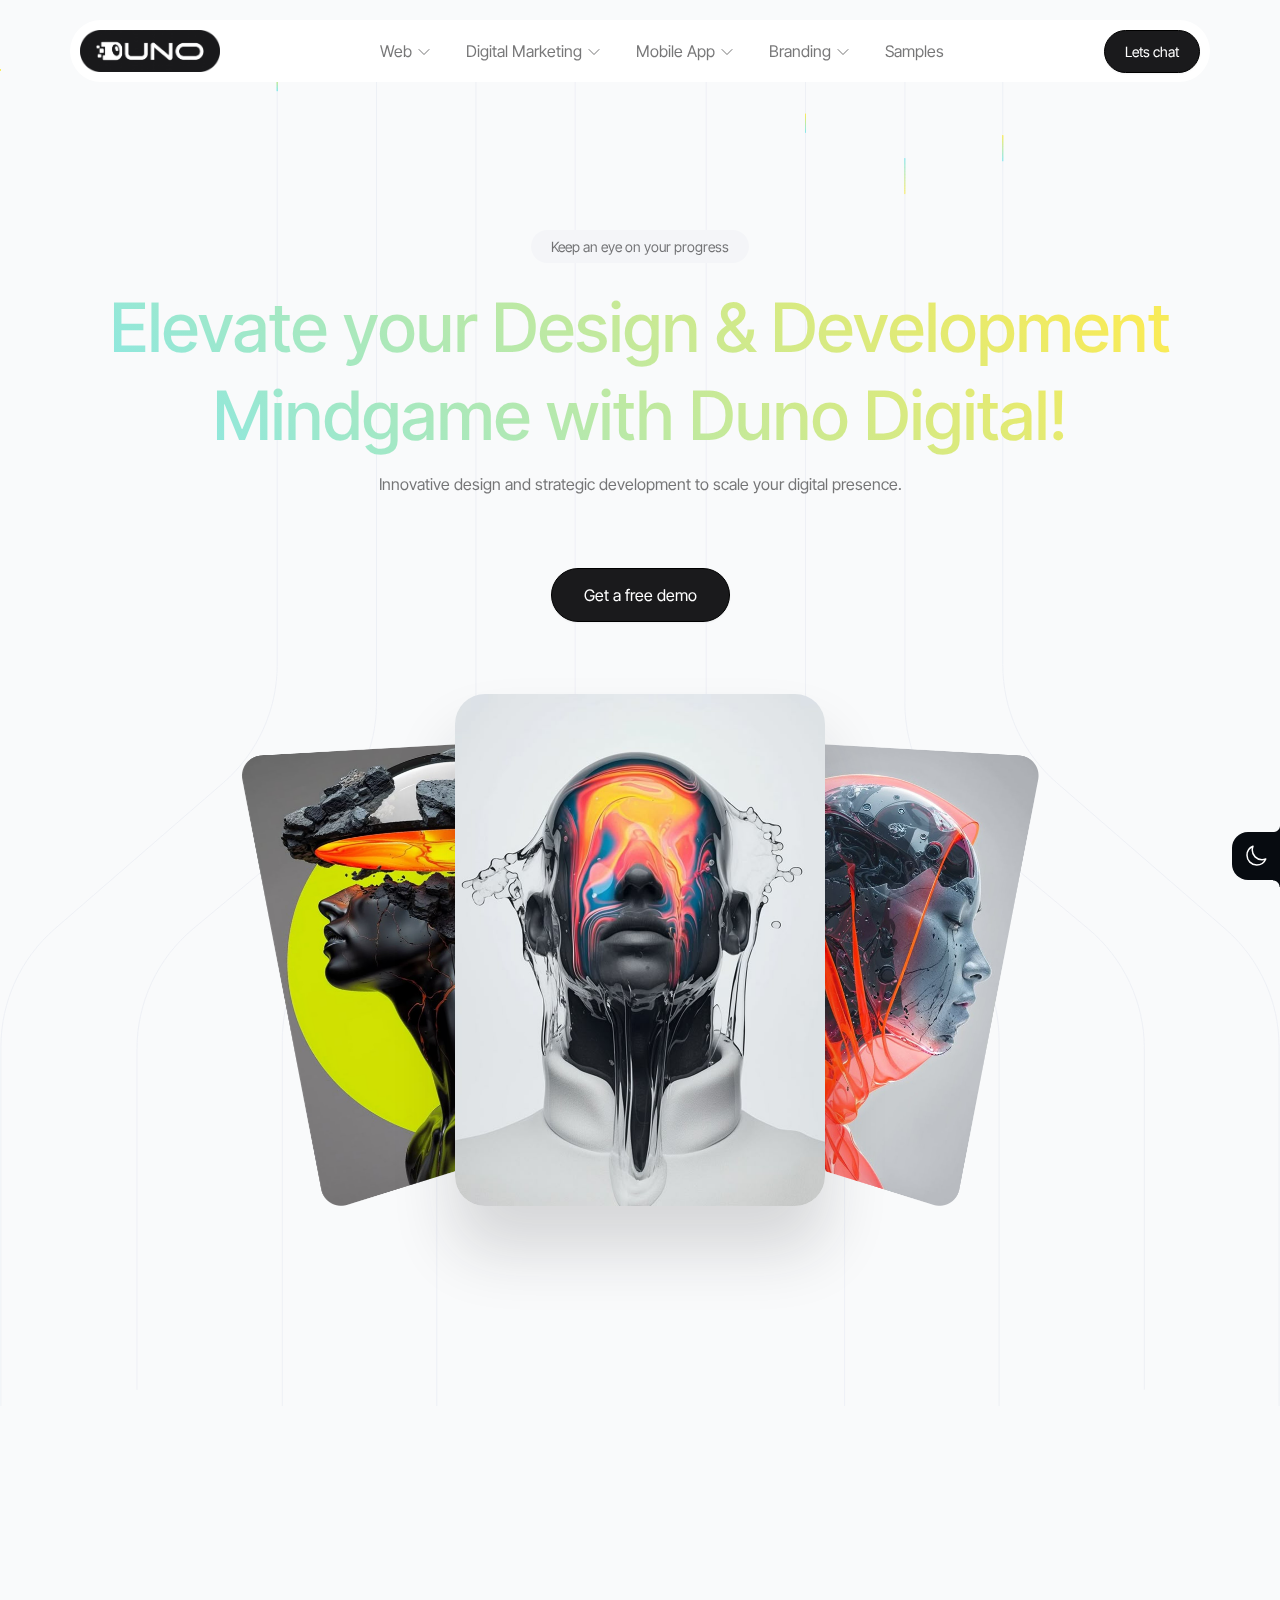
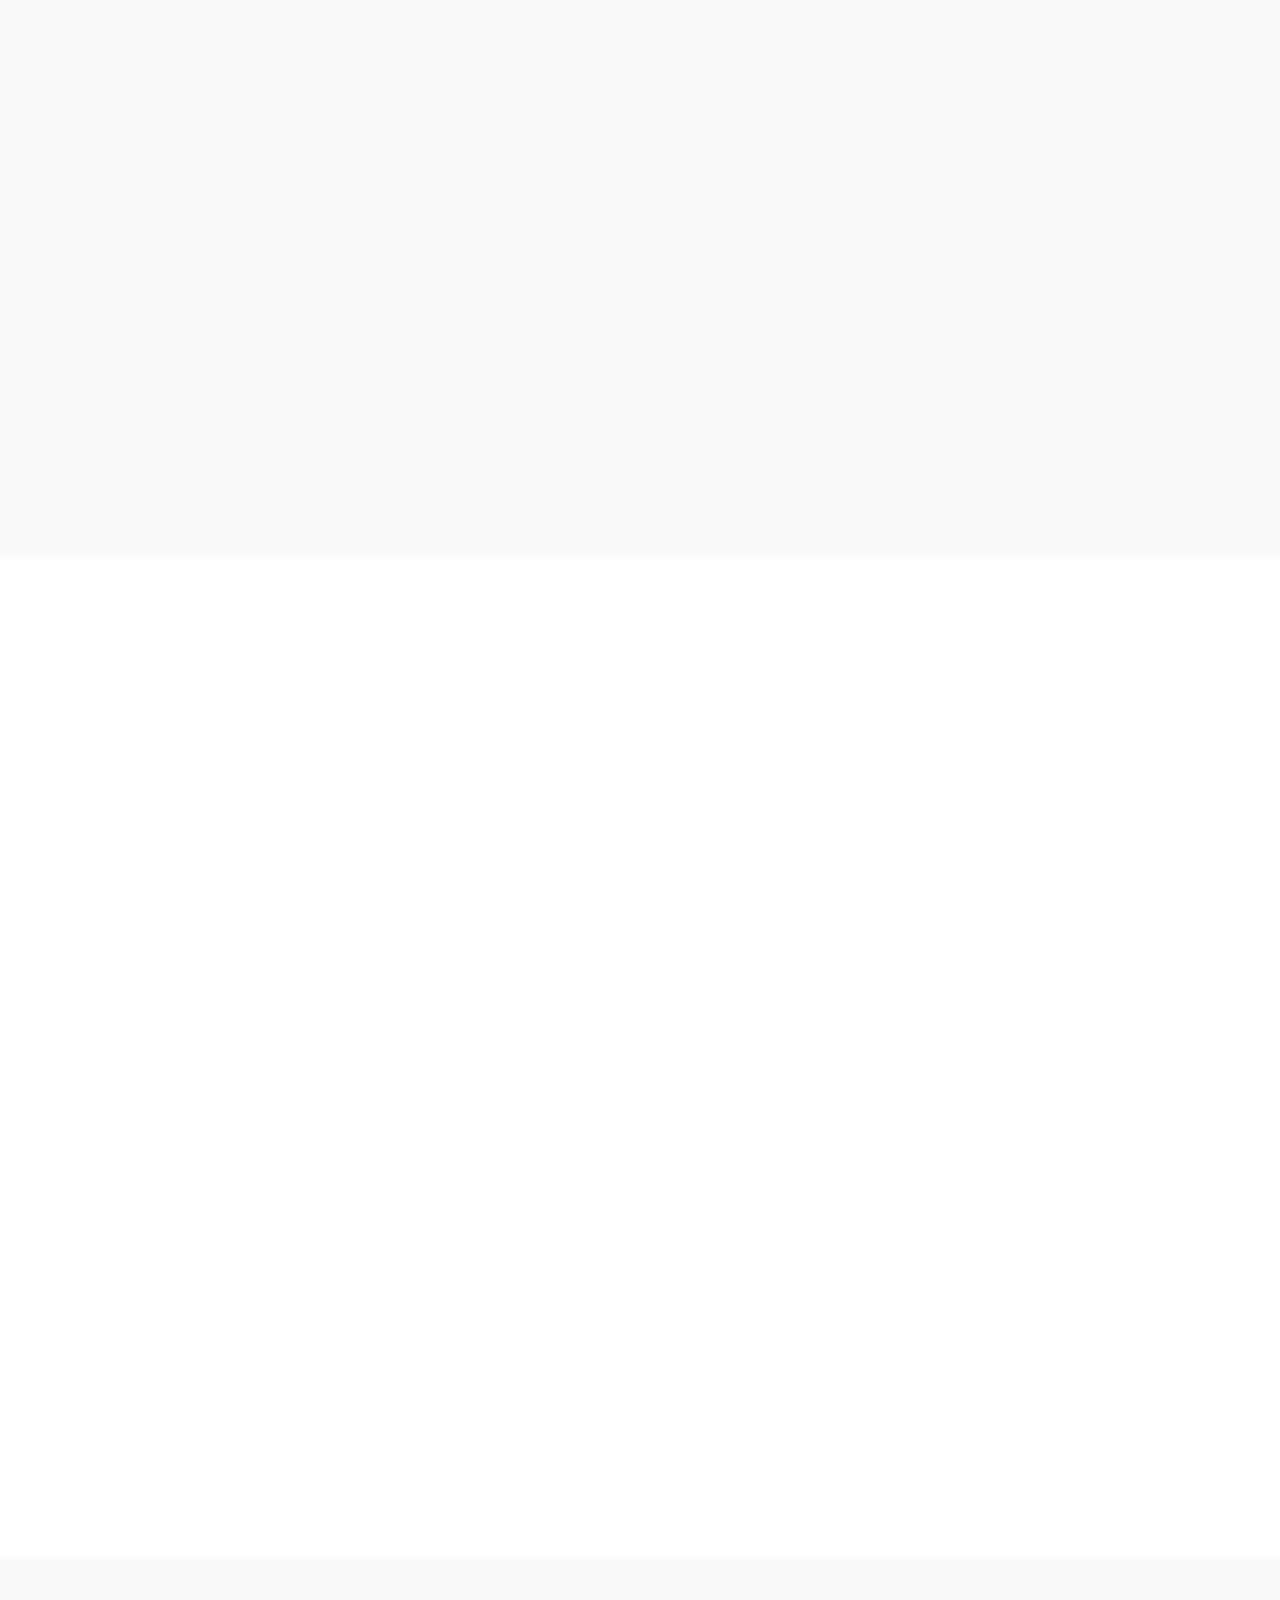
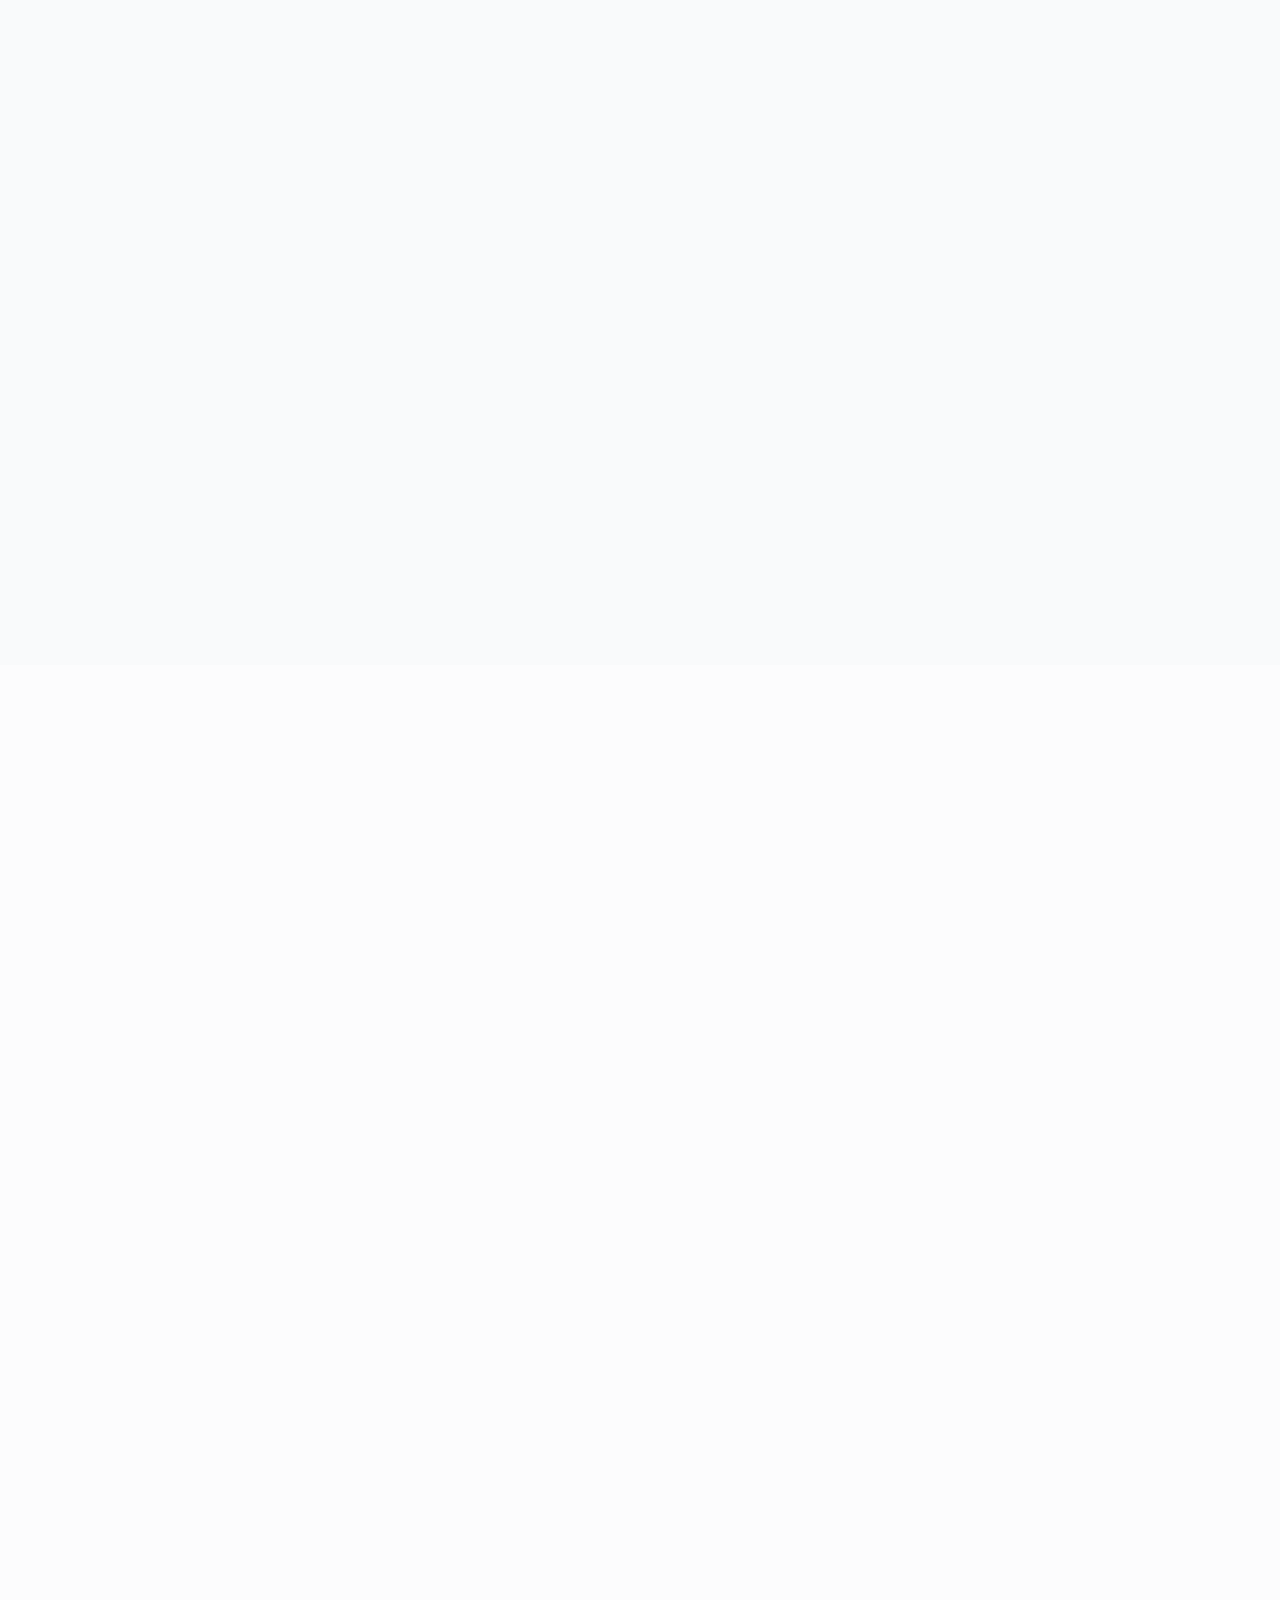
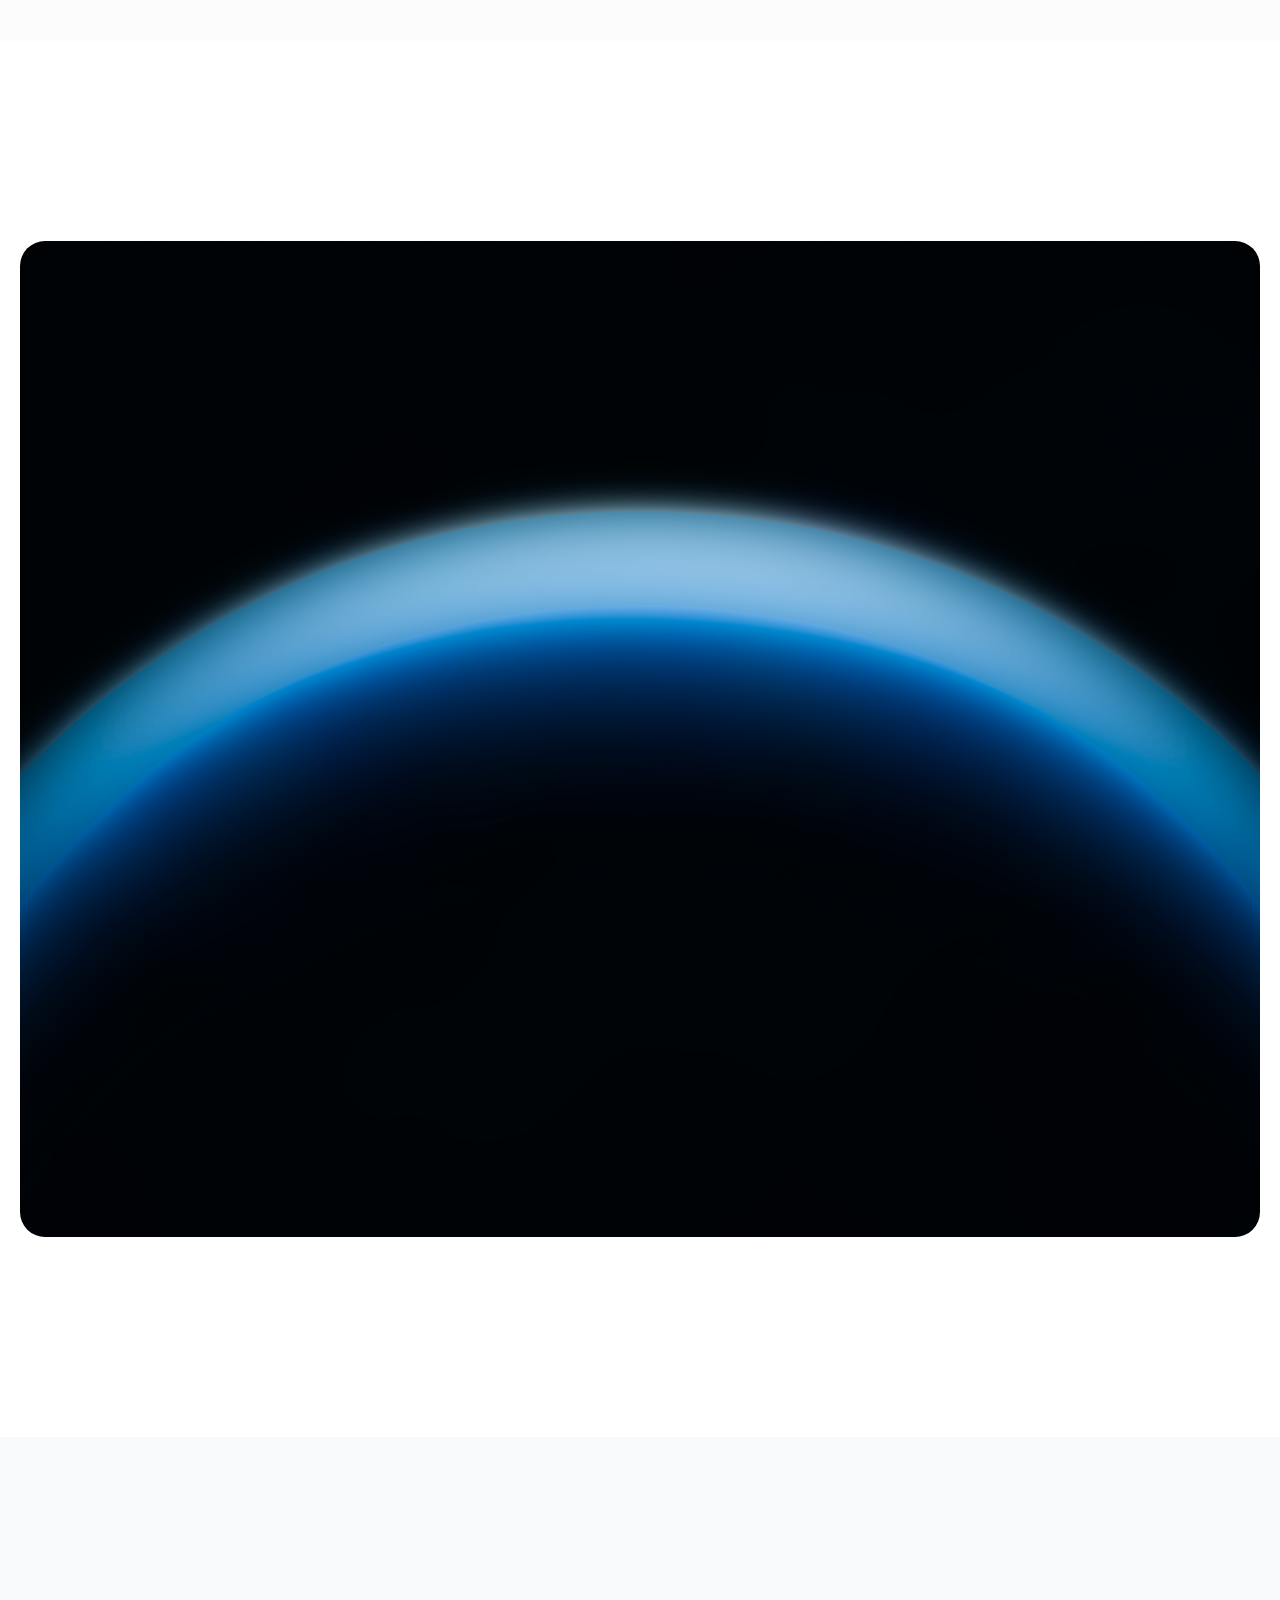
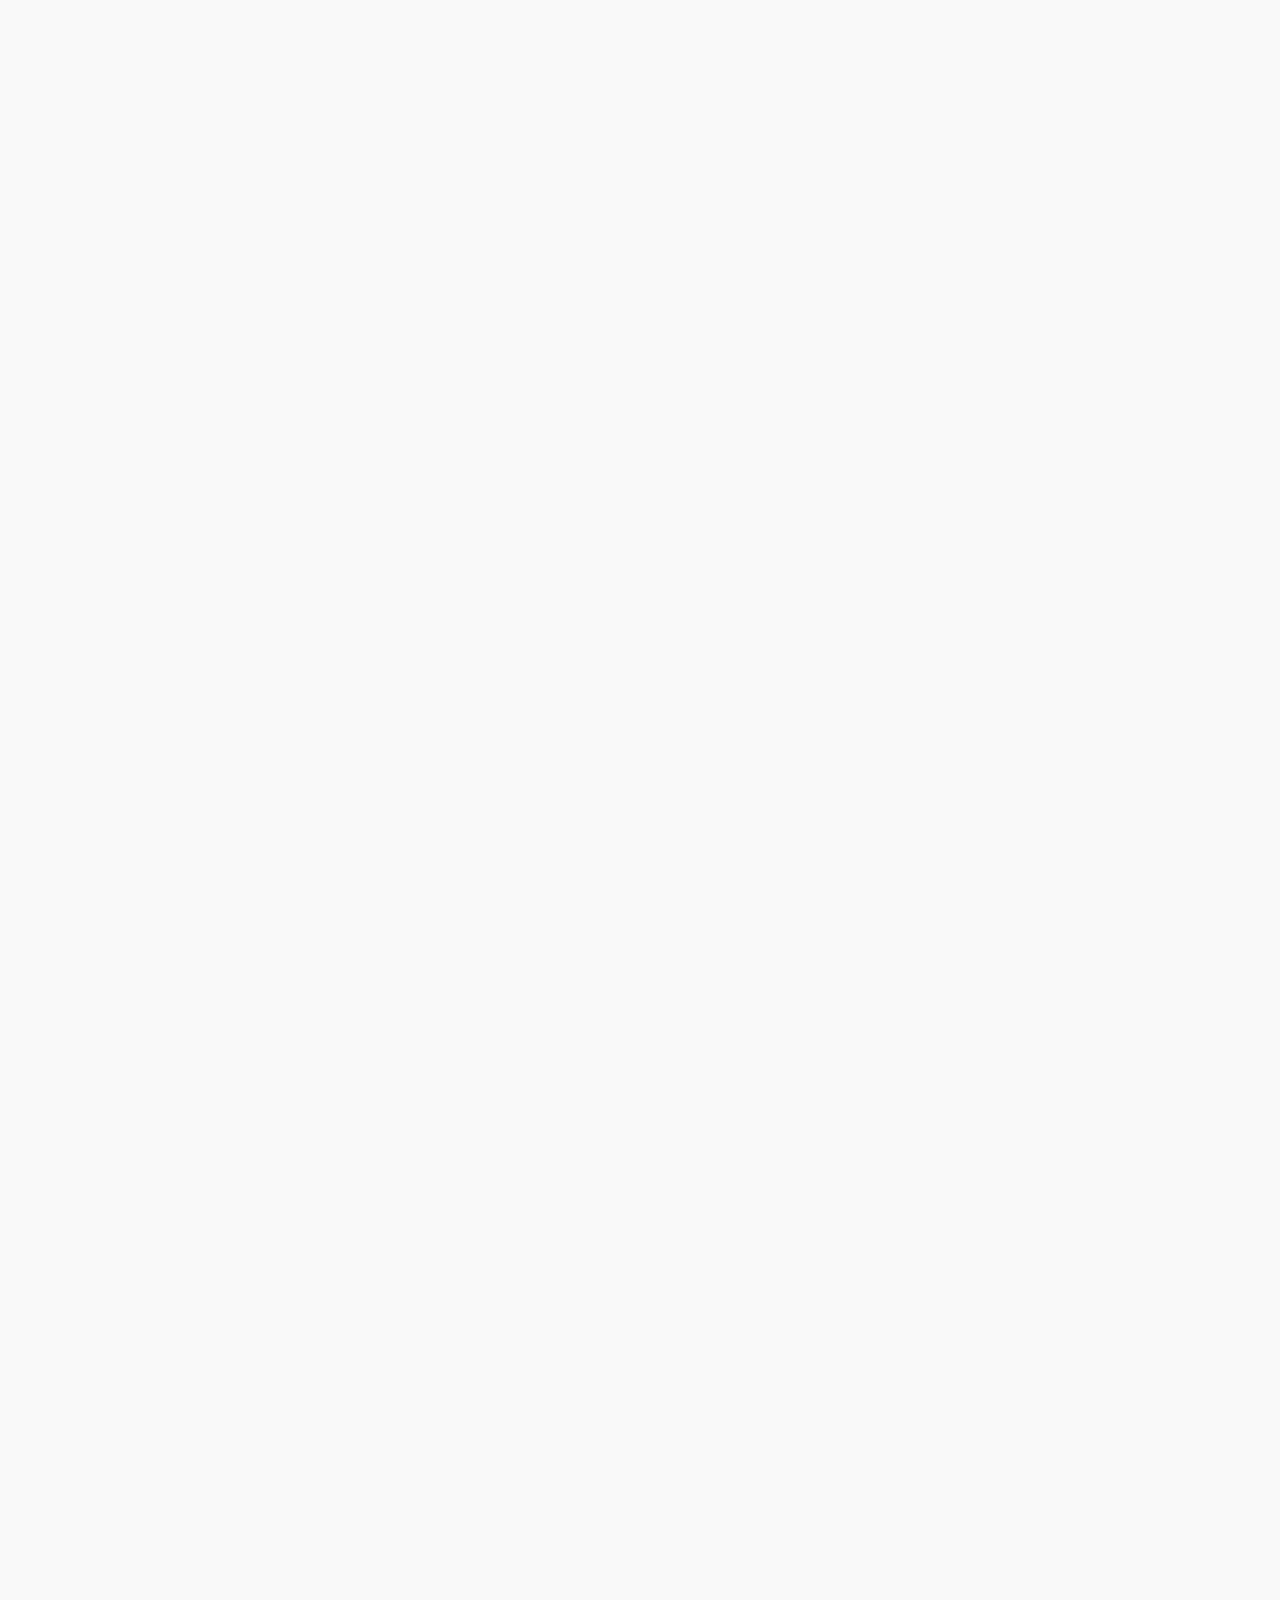
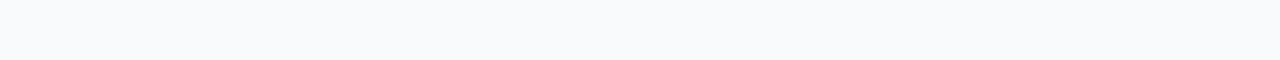
<file: index.html>
<!doctype html>
<html lang="en">
  <head>
    <!-- =========================
Head links 
===========================-->

<meta charset="UTF-8" />
<meta name="viewport" content="width=device-width, initial-scale=1.0" />
<meta name="title" content="Nexsas - Software, SaaS & Startup Tailwind Template" />
<meta
  name="description"
  content="Nexsas - the ultimate collection of 35+ premium HTML templates for SaaS businesses and startups. Built with Tailwind CSS, featuring responsive design, authentication flows, pricing pages, and modern UI components. Perfect for web applications and digital products."
/>
<meta
  name="keywords"
  content="SaaS templates, HTML templates, Tailwind CSS templates, startup templates, web application templates, responsive design, authentication pages, pricing pages, modern UI, Nexsas, business templates, landing page templates, React templates"
/>
<meta name="author" content="Nexsas" />
<meta
  name="robots"
  content="index, follow, max-snippet:-1, max-image-preview:large, max-video-preview:-1"
/>
<meta name="googlebot" content="index, follow" />
<meta name="bingbot" content="index, follow" />

<meta name="language" content="English" />
<meta name="geo.region" content="US" />
<meta name="geo.placename" content="United States" />

<link rel="canonical" href="https://next-sass-html.vercel.app/" />

<!-- Additional SEO Meta Tags -->
<meta name="rating" content="General" />
<meta name="distribution" content="Global" />
<meta name="revisit-after" content="7 days" />
<meta name="expires" content="never" />

<!-- Open Graph / Facebook -->
<meta property="og:type" content="website" />
<meta property="og:url" content="https://next-sass-html.vercel.app/" />
<meta property="og:title" content="Nexsas - Software, SaaS & Startup Tailwind Template" />
<meta
  property="og:description"
  content="Nexsas - the ultimate collection of 40+ premium HTML templates for SaaS businesses and startups. Built with Tailwind CSS, featuring responsive design, authentication flows, pricing pages, and modern UI components."
/>
<meta
  property="og:image"
  content="https://images.prismic.io/staticmania/aPD-K55xUNkB2D2X_og-image.jpg"
/>
<meta property="og:image:width" content="1200" />
<meta property="og:image:height" content="630" />
<meta property="og:image:alt" content="Nexsas - Software, SaaS & Startup Tailwind Template" />
<meta property="og:site_name" content="Nexsas" />
<meta property="og:locale" content="en_US" />
<meta property="article:author" content="Nexsas" />
<meta property="article:publisher" content="Nexsas" />

<!-- Twitter -->
<meta name="twitter:card" content="summary_large_image" />
<meta name="twitter:site" content="@Nexsas" />
<meta name="twitter:creator" content="@Nexsas" />
<meta name="twitter:url" content="https://next-sass-html.vercel.app/" />
<meta name="twitter:title" content="Nexsas - Software, SaaS & Startup Tailwind Template" />
<meta
  name="twitter:description"
  content="Nexsas - the ultimate collection of 35+ premium HTML templates for SaaS businesses and startups. Built with Tailwind CSS, featuring responsive design, authentication flows, pricing pages, and modern UI components."
/>
<meta
  name="twitter:image"
  content="https://images.prismic.io/staticmania/aPD-K55xUNkB2D2X_og-image.jpg"
/>
<meta name="twitter:image:alt" content="Nexsas - Software, SaaS & Startup Tailwind Template" />

<!-- Additional SEO Meta Tags -->
<meta name="theme-color" content="#000000" />
<meta name="msapplication-TileColor" content="#000000" />
<meta name="mobile-web-app-capable" content="yes" />
<meta name="apple-mobile-web-app-status-bar-style" content="black-translucent" />
<meta name="apple-mobile-web-app-title" content="Nexsas" />
<meta name="application-name" content="Nexsas" />
<meta name="msapplication-tooltip" content="Nexsas - Software, SaaS & Startup Tailwind Template" />
<meta name="msapplication-starturl" content="/" />
<!-- Favicon and Icons -->
<link rel="icon" type="image/png" href="./favicon-96x96.png" sizes="96x96" />
<link rel="icon" type="image/svg+xml" href="./favicon.svg" />
<link rel="shortcut icon" href="./favicon.ico" />
<link rel="apple-touch-icon" sizes="180x180" href="./apple-touch-icon.png" />
<link rel="manifest" href="./site.webmanifest" />
<link rel="preconnect" href="https://fonts.googleapis.com" />
<link rel="preconnect" href="https://fonts.gstatic.com" crossorigin />
<link
  href="https://fonts.googleapis.com/css2?family=Inter+Tight:ital,wght@0,100..900;1,100..900&display=swap"
  rel="stylesheet"
/>

    <title>Duno Digital</title>
    
    <link rel="stylesheet" href="./assets/main.css">
  </head>
  <body class="bg-background-2 dark:bg-background-6 overflow-x-hidden">
    <!-- =========================
Header
===========================-->
<header>
  <div
    class="header-one lp:!max-w-[1290px] border-stroke-6 dark:bg-background-9 fixed top-5 left-1/2 z-50 mx-auto flex w-full max-w-[350px] -translate-x-1/2 items-center justify-between rounded-full bg-white px-2.5 py-2.5 opacity-0 min-[425px]:max-w-[375px] min-[500px]:max-w-[450px] sm:max-w-[540px] md:max-w-[720px] lg:max-w-[960px] xl:max-w-[1140px] xl:py-0 dark:border"
    data-ns-animate
    data-direction="up"
    data-offset="100"
  >
    <div>
      <a href="./index.html">
        <span class="sr-only">Home</span>
        <figure class="hidden lg:block lg:max-w-[140px]">
          <img src="./images/shared/main-logo.svg" alt="Nexsas" class="dark:invert" />
        </figure>
        <figure class="block max-w-[44px] lg:hidden">
          <img src="./images/shared/logo.svg" alt="Nexsas" class="block w-full dark:hidden" />
          <img src="./images/shared/logo-dark.svg" alt="Nexsas" class="hidden w-full dark:block" />
        </figure>
      </a>
    </div>
    <nav class="hidden items-center xl:flex">
      <ul class="flex items-center">
        <li class="nav-item relative cursor-pointer py-2.5" data-menu="disabled">
          <a
            href="web-hosting.html"
            class="hover:border-stroke-2 dark:hover:border-stroke-7 text-tagline-1 text-secondary/60 hover:text-secondary dark:text-accent/60 dark:hover:text-accent {=$nav-item-class} flex items-center gap-1 rounded-full border border-transparent px-4 py-2 font-normal transition-all duration-200"
          >
            <span>Web</span>
            <span class="nav-arrow block origin-center translate-y-px transition-all duration-300">
              <svg
                xmlns="http://www.w3.org/2000/svg"
                fill="none"
                viewBox="0 0 24 24"
                stroke-width="1.5"
                stroke="currentColor"
                class="size-4"
              >
                <path
                  stroke-linecap="round"
                  stroke-linejoin="round"
                  d="m19.5 8.25-7.5 7.5-7.5-7.5"
                />
              </svg>
            </span>
          </a>
          <div>
  <div
    class="dropdown-menu-bridge absolute left-1/2 -translate-x-1/2 top-full w-full h-3 z-40 min-w-[692px] pointer-events-none bg-transparent opacity-0"
  ></div>
  <div
    id="company-mega-menu"
    class="dropdown-menu absolute left-1/2 -translate-x-1/2 top-full mt-2 pointer-events-none transition-all duration-300 opacity-0 md:w-[692px] w-full bg-white dark:bg-background-6 z-50 rounded-[20px] p-4 border border-stroke-1 dark:border-background-7 flex items-start md:gap-x-8 gap-y-6"
  >
    <ul class="space-y-2 md:max-w-[284px] w-full">
      <li>
        <a
          href="./digital-marketing-about.html"
          class="p-3 rounded-[10px] flex items-start gap-3 transition-all duration-300 relative group"
        >
          <div
  class="absolute left-1/2 top-1/2 -translate-x-1/2 -translate-y-1/2 w-full h-full bg-background-3 dark:bg-background-7 opacity-0 group-hover:opacity-100 rounded-[10px] z-0 transition-all duration-400 {=$class}"
></div>

          <div class="mt-1 relative z-10">
            <svg xmlns="http://www.w3.org/2000/svg" width="20" height="20" viewBox="0 0 20 20" fill="none">
  <path
    d="M10.0003 18.3334C14.6027 18.3334 18.3337 14.6024 18.3337 10C18.3337 5.39765 14.6027 1.66669 10.0003 1.66669C5.39795 1.66669 1.66699 5.39765 1.66699 10C1.66699 14.6024 5.39795 18.3334 10.0003 18.3334Z"
    class="stroke-secondary dark:stroke-accent {=$class}"
    stroke-linecap="round"
    stroke-linejoin="round"
  />
  <path
    d="M10 13.3333H10.0083"
    class="stroke-secondary dark:stroke-accent {=$class}"
    stroke-linecap="round"
    stroke-linejoin="round"
  />
  <path
    d="M10 6.66669V10"
    class="stroke-secondary dark:stroke-accent {=$class}"
    stroke-linecap="round"
    stroke-linejoin="round"
  />
</svg>

          </div>
          <div class="relative z-10 space-y-0.5">
            <p class="text-tagline-1 font-normal text-secondary dark:text-accent">About Us</p>
            <p class="text-tagline-3 font-normal text-secondary/60 dark:text-accent/60">
              Learn about our mission, values, and dedicated team
            </p>
          </div>
        </a>
      </li>
      <li>
        <a
          href="./digital-marketing-services.html"
          class="p-3 rounded-[10px] flex items-start gap-3 transition-all duration-300 relative group"
        >
          <div
  class="absolute left-1/2 top-1/2 -translate-x-1/2 -translate-y-1/2 w-full h-full bg-background-3 dark:bg-background-7 opacity-0 group-hover:opacity-100 rounded-[10px] z-0 transition-all duration-400 {=$class}"
></div>

          <div class="mt-1 relative z-10">
            <svg xmlns="http://www.w3.org/2000/svg" width="20" height="20" viewBox="0 0 20 20" fill="none">
  <path
    d="M10 13.75C12.0711 13.75 13.75 12.0711 13.75 10C13.75 7.92893 12.0711 6.25 10 6.25C7.92893 6.25 6.25 7.92893 6.25 10C6.25 12.0711 7.92893 13.75 10 13.75Z"
    class="stroke-secondary dark:stroke-accent {=$class}"
    stroke-linecap="round"
    stroke-linejoin="round"
  />
  <path
    d="M9.59975 3.4495L8.12557 2.34419C8.04647 2.28469 7.95437 2.24484 7.85685 2.22792C7.75933 2.211 7.65918 2.2175 7.56467 2.24688C7.1081 2.38985 6.66515 2.57312 6.24103 2.79452C6.15323 2.84057 6.07765 2.90685 6.02051 2.98787C5.96338 3.06889 5.92633 3.16233 5.91242 3.26049L5.65182 5.08478C5.55248 5.17284 5.45523 5.26442 5.36007 5.35953C5.26493 5.45467 5.17332 5.55195 5.08525 5.65136L5.08521 5.65139L3.26124 5.91223C3.16324 5.92608 3.06993 5.96303 2.98901 6.02002C2.90809 6.07702 2.84187 6.15242 2.79581 6.24003C2.57407 6.66397 2.39044 7.10678 2.2471 7.56323C2.21759 7.65787 2.211 7.75818 2.22789 7.85587C2.24478 7.95356 2.28466 8.04584 2.34423 8.12508L3.44993 9.59932C3.44195 9.73182 3.43794 9.86535 3.4379 9.9999C3.4379 10.1344 3.44191 10.268 3.44993 10.4006L3.44993 10.4006L2.34462 11.8748C2.28512 11.9539 2.24527 12.046 2.22835 12.1435C2.21143 12.241 2.21793 12.3412 2.2473 12.4357C2.39028 12.8923 2.57355 13.3352 2.79495 13.7593C2.841 13.8471 2.90727 13.9227 2.98829 13.9799C3.06931 14.037 3.16276 14.074 3.26092 14.088L5.08521 14.3486C5.17326 14.4479 5.26484 14.5451 5.35996 14.6403C5.45509 14.7354 5.55237 14.827 5.65179 14.9151L5.65182 14.9152L5.91265 16.7391C5.92651 16.8371 5.96345 16.9304 6.02045 17.0114C6.07744 17.0923 6.15285 17.1585 6.24046 17.2046C6.66439 17.4263 7.1072 17.6099 7.56365 17.7533C7.6583 17.7828 7.7586 17.7894 7.8563 17.7725C7.95399 17.7556 8.04626 17.7157 8.1255 17.6561L9.59974 16.5504C9.73225 16.5584 9.86577 16.5624 10.0003 16.5625C10.1349 16.5625 10.2684 16.5585 10.401 16.5504L10.4011 16.5504L11.8752 17.6558C11.9543 17.7153 12.0464 17.7551 12.144 17.772C12.2415 17.7889 12.3416 17.7824 12.4361 17.7531C12.8927 17.6101 13.3357 17.4268 13.7598 17.2054C13.8476 17.1594 13.9232 17.0931 13.9803 17.0121C14.0374 16.9311 14.0745 16.8376 14.0884 16.7395L14.349 14.9152C14.4483 14.8271 14.5456 14.7355 14.6407 14.6404C14.7359 14.5453 14.8275 14.448 14.9156 14.3486L14.9156 14.3486L16.7396 14.0877C16.8376 14.0739 16.9309 14.0369 17.0118 13.9799C17.0927 13.9229 17.1589 13.8475 17.205 13.7599C17.4267 13.336 17.6104 12.8932 17.7537 12.4367C17.7832 12.3421 17.7898 12.2418 17.7729 12.1441C17.756 12.0464 17.7161 11.9541 17.6566 11.8749L16.5509 10.4006C16.5589 10.2681 16.5629 10.1346 16.5629 10.0001C16.5629 9.86551 16.5589 9.73195 16.5509 9.59937L16.5509 9.59932L17.6562 8.12514C17.7157 8.04605 17.7555 7.95394 17.7725 7.85642C17.7894 7.7589 17.7829 7.65876 17.7535 7.56424C17.6105 7.10767 17.4273 6.66472 17.2059 6.2406C17.1598 6.15281 17.0935 6.07722 17.0125 6.02008C16.9315 5.96295 16.838 5.9259 16.7399 5.91199L14.9156 5.65139C14.8275 5.55206 14.736 5.45481 14.6408 5.35964C14.5457 5.2645 14.4484 5.1729 14.349 5.08482L14.349 5.08478L14.0881 3.26082C14.0743 3.16281 14.0373 3.06951 13.9804 2.98858C13.9234 2.90766 13.848 2.84144 13.7603 2.79539C13.3364 2.57364 12.8936 2.39002 12.4371 2.24668C12.3425 2.21716 12.2422 2.21057 12.1445 2.22746C12.0468 2.24435 11.9545 2.28423 11.8753 2.34381L10.4011 3.4495C10.2685 3.44152 10.135 3.43751 10.0005 3.43747C9.86593 3.43747 9.73237 3.44148 9.5998 3.4495L9.59975 3.4495Z"
    class="stroke-secondary dark:stroke-accent {=$class}"
    stroke-linecap="round"
    stroke-linejoin="round"
  />
</svg>

          </div>
          <div class="relative z-10 space-y-0.5">
            <p class="text-tagline-1 font-normal text-secondary dark:text-accent">Our Services</p>
            <p class="text-tagline-3 font-normal text-secondary/60 dark:text-accent/60">
              Explore our comprehensive marketing solutions
            </p>
          </div>
        </a>
      </li>
      <li>
        <a
          href="./digital-marketing-features.html"
          class="p-3 rounded-[10px] flex items-start gap-3 transition-all duration-300 relative group"
        >
          <div
  class="absolute left-1/2 top-1/2 -translate-x-1/2 -translate-y-1/2 w-full h-full bg-background-3 dark:bg-background-7 opacity-0 group-hover:opacity-100 rounded-[10px] z-0 transition-all duration-400 {=$class}"
></div>

          <div class="mt-1 relative z-10">
            <svg xmlns="http://www.w3.org/2000/svg" width="20" height="20" viewBox="0 0 20 20" fill="none">
  <path
    d="M10.0003 1.66669L12.5753 6.88335L18.3337 7.72502L14.167 11.7834L15.1503 17.5167L10.0003 14.8084L4.85033 17.5167L5.83366 11.7834L1.66699 7.72502L7.42533 6.88335L10.0003 1.66669Z"
    class="stroke-secondary dark:stroke-accent {=$class}"
    stroke-linecap="round"
    stroke-linejoin="round"
  />
</svg>

          </div>
          <div class="relative z-10 space-y-0.5">
            <p class="text-tagline-1 font-normal text-secondary dark:text-accent">
              Product Features
            </p>
            <p class="text-tagline-3 font-normal text-secondary/60 dark:text-accent/60">
              Discover powerful marketing tools and capabilities
            </p>
          </div>
        </a>
      </li>
      <li>
        <a
          href="./digital-marketing-blog.html"
          class="p-3 rounded-[10px] flex items-start gap-3 transition-all duration-300 relative group"
        >
          <div
  class="absolute left-1/2 top-1/2 -translate-x-1/2 -translate-y-1/2 w-full h-full bg-background-3 dark:bg-background-7 opacity-0 group-hover:opacity-100 rounded-[10px] z-0 transition-all duration-400 {=$class}"
></div>

          <div class="mt-1 relative z-10">
            <svg xmlns="http://www.w3.org/2000/svg" width="16" height="16" viewBox="0 0 16 16" fill="none">
  <path
    d="M4.875 14.6161H1.125C0.95924 14.6161 0.800269 14.5503 0.683058 14.4331C0.565848 14.3159 0.5 14.1569 0.5 13.9911V10.5C0.5 10.4179 0.516166 10.3367 0.547575 10.2608C0.578984 10.185 0.625022 10.1161 0.683059 10.0581L10.0581 0.683058C10.1753 0.565848 10.3342 0.5 10.5 0.5C10.6658 0.5 10.8247 0.565848 10.9419 0.683058L14.4331 4.17418C14.5503 4.29139 14.6161 4.45036 14.6161 4.61612C14.6161 4.78188 14.5503 4.94085 14.4331 5.05806L4.875 14.6161Z"
    class="stroke-secondary dark:stroke-accent {=$class}"
    stroke-linecap="round"
    stroke-linejoin="round"
  />
  <path
    d="M8 2.74109L12.375 7.11609"
    class="stroke-secondary dark:stroke-accent {=$class}"
    stroke-linecap="round"
    stroke-linejoin="round"
  />
</svg>

          </div>
          <div class="relative z-10 space-y-0.5">
            <p class="text-tagline-1 font-normal text-secondary dark:text-accent">Blog & News</p>
            <p class="text-tagline-3 font-normal text-secondary/60 dark:text-accent/60">
              Stay updated with latest articles and insights
            </p>
          </div>
        </a>
      </li>
    </ul>
    <figure class="flex-1 space-y-3">
      <p class="text-tagline-2 font-medium text-secondary/60 dark:text-accent/60">What's New</p>
      <a href="./digital-marketing-blog-details.html" class="block">
        <figure
          class="overflow-hidden rounded-[14px] max-w-full w-full min-h-[272px] relative group"
        >
          <img
            src="./images/ns-img-419.jpg"
            alt="What's New"
            class="w-full h-full object-cover rounded-[14px] group-hover:scale-105 transition-all duration-500 ease-in-out"
          />
          <div
            class="absolute group-hover:top-5 group-hover:left-5 top-4 left-4 size-full space-y-1 transition-all duration-500 ease-in-out"
          >
            <p class="text-white text-tagline-1 font-medium">Digital Marketing</p>
            <p class="text-white/60 max-w-[212px] w-full text-tagline-3 font-normal">
              Digital Marketing is a platform that helps you grow your business online.
            </p>
          </div>
        </figure>
      </a>
    </figure>
  </div>
</div>


        </li>
        <li class="nav-item relative cursor-pointer py-2.5" data-menu="disabled">
          <a
            href="ai-agency.html"
            class="hover:border-stroke-2 dark:hover:border-stroke-7 text-tagline-1 text-secondary/60 hover:text-secondary dark:text-accent/60 dark:hover:text-accent {=$nav-item-class} flex items-center gap-1 rounded-full border border-transparent px-4 py-2 font-normal transition-all duration-200"
          >
            <span>Digital Marketing</span>
            <span class="nav-arrow block origin-center translate-y-px transition-all duration-300">
              <svg
                xmlns="http://www.w3.org/2000/svg"
                fill="none"
                viewBox="0 0 24 24"
                stroke-width="1.5"
                stroke="currentColor"
                class="size-4"
              >
                <path
                  stroke-linecap="round"
                  stroke-linejoin="round"
                  d="m19.5 8.25-7.5 7.5-7.5-7.5"
                />
              </svg>
            </span>
          </a>
          <div>
  <div
    class="dropdown-menu-bridge absolute left-1/2 -translate-x-1/2 top-full w-full h-3 z-40 min-w-[320px] pointer-events-none bg-transparent opacity-0"
  ></div>

  <ul
    id="partnership-dropdown-menu"
    class="dropdown-menu mt-2 w-[320px] rounded-[20px] p-2 bg-white dark:bg-background-6 shadow-14 absolute left-1/2 -translate-x-1/2 top-full z-50 pointer-events-none transition-all duration-300 opacity-0 border border-stroke-1 dark:border-background-7"
  >
    <li>
      <a
        href="./digital-marketing-affiliates.html"
        class="p-3 rounded-2xl flex items-start gap-3 transition-all duration-300 relative group"
      >
        <div
  class="absolute left-1/2 top-1/2 -translate-x-1/2 -translate-y-1/2 w-full h-full bg-background-3 dark:bg-background-7 opacity-0 group-hover:opacity-100 rounded-[10px] z-0 transition-all duration-400 {=$class}"
></div>

        <div
          class="size-11 p-3 rounded-[10px] bg-white dark:bg-background-6 relative z-10 shadow-14 border border-stroke-1 dark:border-background-7 flex items-center justify-center"
        >
          <svg xmlns="http://www.w3.org/2000/svg" width="20" height="14" viewBox="0 0 20 14" fill="none">
  <path
    d="M18.4574 5.59968L16.5264 6.56521L14.0264 1.77755L15.9771 0.80219C16.1237 0.728911 16.2931 0.716117 16.449 0.766565C16.6049 0.817013 16.7348 0.926666 16.8106 1.07191L18.7319 4.75137C18.7704 4.82494 18.7937 4.90543 18.8007 4.98814C18.8077 5.07084 18.7981 5.15411 18.7726 5.23308C18.747 5.31205 18.706 5.38514 18.6519 5.44808C18.5978 5.51102 18.5317 5.56256 18.4574 5.59968V5.59968Z"
    class="stroke-secondary dark:stroke-accent {=$class}"
    stroke-linecap="round"
    stroke-linejoin="round"
  />
  <path
    d="M2.77656 6.48147L0.845492 5.51594C0.771253 5.47882 0.705152 5.42729 0.651046 5.36434C0.59694 5.3014 0.555912 5.22831 0.530358 5.14934C0.504804 5.07038 0.495236 4.98711 0.502211 4.9044C0.509186 4.82169 0.532565 4.7412 0.570984 4.66763L2.49231 0.988176C2.56815 0.842928 2.698 0.733274 2.8539 0.682826C3.0098 0.632377 3.17927 0.64517 3.32583 0.718449L5.27656 1.69381L2.77656 6.48147Z"
    class="stroke-secondary dark:stroke-accent {=$class}"
    stroke-linecap="round"
    stroke-linejoin="round"
  />
  <path
    d="M16.5264 6.56524L15.2764 8.02758L12.4016 10.9024C12.3253 10.9787 12.2305 11.0339 12.1265 11.0627C12.0225 11.0915 11.9128 11.0929 11.8081 11.0668L7.28018 9.93478C7.19525 9.91355 7.11573 9.87472 7.04677 9.82079L2.77637 6.48151"
    class="stroke-secondary dark:stroke-accent {=$class}"
    stroke-linecap="round"
    stroke-linejoin="round"
  />
  <path
    d="M15.277 8.02759L11.8395 5.52759L10.8395 6.27759C10.4068 6.60214 9.88044 6.77759 9.33951 6.77759C8.79859 6.77759 8.27225 6.60214 7.83951 6.27759L7.41602 5.95997C7.34438 5.90624 7.28512 5.83775 7.24226 5.75913C7.1994 5.68051 7.17394 5.59359 7.16759 5.50427C7.16124 5.41495 7.17416 5.32531 7.20547 5.24142C7.23678 5.15753 7.28576 5.08134 7.34907 5.01803L10.4065 1.96065C10.4645 1.90261 10.5334 1.85657 10.6092 1.82516C10.685 1.79375 10.7663 1.77759 10.8484 1.77759H14.027"
    class="stroke-secondary dark:stroke-accent {=$class}"
    stroke-linecap="round"
    stroke-linejoin="round"
  />
  <path
    d="M5.32129 1.69385L9.33066 0.524979C9.47389 0.483224 9.62732 0.494078 9.76324 0.555579L12.4639 1.77758"
    class="stroke-secondary dark:stroke-accent {=$class}"
    stroke-linecap="round"
    stroke-linejoin="round"
  />
  <path
    d="M8.40137 12.7151L6.04672 12.1264C5.95117 12.1025 5.86262 12.0564 5.78829 11.9918L4.02637 10.4603"
    class="stroke-secondary dark:stroke-accent {=$class}"
    stroke-linecap="round"
    stroke-linejoin="round"
  />
</svg>

        </div>
        <div class="relative z-10">
          <p class="text-tagline-1 font-normal text-secondary dark:text-accent">Affiliate</p>
          <p class="text-tagline-2 font-normal text-secondary/60 dark:text-accent/60">
            Join affiliates
          </p>
        </div>
      </a>
    </li>
    <li>
      <a
        href="./digital-marketing-referral-program.html"
        class="p-3 rounded-2xl flex items-start gap-3 transition-all duration-300 relative group"
      >
        <div
  class="absolute left-1/2 top-1/2 -translate-x-1/2 -translate-y-1/2 w-full h-full bg-background-3 dark:bg-background-7 opacity-0 group-hover:opacity-100 rounded-[10px] z-0 transition-all duration-400 {=$class}"
></div>

        <div
          class="size-11 p-3 rounded-[10px] bg-white dark:bg-background-6 relative z-10 shadow-14 border border-stroke-1 dark:border-background-7 flex items-center justify-center"
        >
          <svg xmlns="http://www.w3.org/2000/svg" width="16" height="14" viewBox="0 0 16 14" fill="none">
  <path
    d="M11.75 8L15.5 4.25L11.75 0.5"
    class="stroke-secondary dark:stroke-accent {=$class}"
    stroke-linecap="round"
    stroke-linejoin="round"
  />
  <path
    d="M13 13H1.125C0.95924 13 0.800269 12.9342 0.683058 12.8169C0.565848 12.6997 0.5 12.5408 0.5 12.375V3"
    class="stroke-secondary dark:stroke-accent {=$class}"
    stroke-linecap="round"
    stroke-linejoin="round"
  />
  <path
    d="M3.86133 9.87497C4.27758 8.26502 5.21687 6.83895 6.53164 5.82081C7.8464 4.80266 9.46214 4.25013 11.125 4.25H15.5"
    class="stroke-secondary dark:stroke-accent {=$class}"
    stroke-linecap="round"
    stroke-linejoin="round"
  />
</svg>

        </div>
        <div class="relative z-10">
          <p class="text-tagline-1 font-normal text-secondary dark:text-accent">Referral</p>
          <p class="text-tagline-2 font-normal text-secondary/60 dark:text-accent/60">
            Invite friends
          </p>
        </div>
      </a>
    </li>
    <li>
      <a
        href="./digital-marketing-login.html"
        class="p-3 rounded-2xl flex items-start gap-3 transition-all duration-300 relative group"
      >
        <div
  class="absolute left-1/2 top-1/2 -translate-x-1/2 -translate-y-1/2 w-full h-full bg-background-3 dark:bg-background-7 opacity-0 group-hover:opacity-100 rounded-[10px] z-0 transition-all duration-400 {=$class}"
></div>

        <div
          class="size-11 p-3 rounded-[10px] bg-white dark:bg-background-6 relative z-10 shadow-14 border border-stroke-1 dark:border-background-7 flex items-center justify-center"
        >
          <svg xmlns="http://www.w3.org/2000/svg" width="17" height="17" viewBox="0 0 17 17" fill="none">
  <path
    d="M5.27861 8.21139C4.79681 7.00965 4.74472 5.67841 5.13115 4.44269C5.51757 3.20698 6.3188 2.14259 7.39941 1.42943C8.48002 0.716267 9.77372 0.398085 11.0618 0.528665C12.35 0.659244 13.5535 1.23057 14.469 2.14608C15.3845 3.06159 15.9558 4.26513 16.0864 5.55325C16.217 6.84137 15.8988 8.13508 15.1856 9.21568C14.4725 10.2963 13.4081 11.0975 12.1724 11.4839C10.9367 11.8704 9.60542 11.8183 8.40368 11.3365L8.40373 11.3364L7.375 12.3651H5.5V14.2401H3.625V16.1151H0.5V12.9901L5.27875 8.21133L5.27861 8.21139Z"
    class="stroke-secondary dark:stroke-accent {=$class}"
    stroke-linecap="round"
    stroke-linejoin="round"
  />
  <path
    opacity="0.5"
    d="M12.0625 4.86505C12.2351 4.86505 12.375 4.72514 12.375 4.55255C12.375 4.37996 12.2351 4.24005 12.0625 4.24005C11.8899 4.24005 11.75 4.37996 11.75 4.55255C11.75 4.72514 11.8899 4.86505 12.0625 4.86505Z"
    class="stroke-secondary dark:stroke-accent {=$class}"
    stroke-linecap="round"
    stroke-linejoin="round"
  />
  <path
    d="M12.0625 5.49005C12.5803 5.49005 13 5.07032 13 4.55255C13 4.03478 12.5803 3.61505 12.0625 3.61505C11.5447 3.61505 11.125 4.03478 11.125 4.55255C11.125 5.07032 11.5447 5.49005 12.0625 5.49005Z"
    class="fill-secondary dark:fill-accent {=$class}"
  />
</svg>

        </div>
        <div class="relative z-10">
          <p class="text-tagline-1 font-normal text-secondary dark:text-accent">Login</p>
          <p class="text-tagline-2 font-normal text-secondary/60 dark:text-accent/60">
            Access workspace
          </p>
        </div>
      </a>
    </li>
    <li>
      <a
        href="./digital-marketing-signup.html"
        class="p-3 rounded-2xl flex items-start gap-3 transition-all duration-300 relative group"
      >
        <div
  class="absolute left-1/2 top-1/2 -translate-x-1/2 -translate-y-1/2 w-full h-full bg-background-3 dark:bg-background-7 opacity-0 group-hover:opacity-100 rounded-[10px] z-0 transition-all duration-400 {=$class}"
></div>

        <div
          class="size-11 p-3 rounded-[10px] bg-white dark:bg-background-6 relative z-10 shadow-14 border border-stroke-1 dark:border-background-7 flex items-center justify-center"
        >
          <svg xmlns="http://www.w3.org/2000/svg" width="17" height="16" viewBox="0 0 17 16" fill="none">
  <path
    d="M8.0791 10.5C10.8405 10.5 13.0791 8.26142 13.0791 5.5C13.0791 2.73858 10.8405 0.5 8.0791 0.5C5.31768 0.5 3.0791 2.73858 3.0791 5.5C3.0791 8.26142 5.31768 10.5 8.0791 10.5Z"
    class="stroke-secondary dark:stroke-accent {=$class}"
    stroke-miterlimit="10"
  />
  <path
    d="M0.5 14.8743C1.26841 13.5442 2.37329 12.4398 3.70366 11.672C5.03403 10.9042 6.54303 10.5 8.07907 10.5C9.61512 10.5 11.1241 10.9043 12.4545 11.6721C13.7848 12.44 14.8897 13.5444 15.6581 14.8744"
    class="stroke-secondary dark:stroke-accent {=$class}"
    stroke-linecap="round"
    stroke-linejoin="round"
  />
</svg>

        </div>
        <div class="relative z-10">
          <p class="text-tagline-1 font-normal text-secondary dark:text-accent">Create Account</p>
          <p class="text-tagline-2 font-normal text-secondary/60 dark:text-accent/60">
            Get started now
          </p>
        </div>
      </a>
    </li>
    <li>
      <a
        href="./digital-marketing-download.html"
        class="p-3 rounded-2xl flex items-start gap-3 transition-all duration-300 relative group"
      >
        <div
  class="absolute left-1/2 top-1/2 -translate-x-1/2 -translate-y-1/2 w-full h-full bg-background-3 dark:bg-background-7 opacity-0 group-hover:opacity-100 rounded-[10px] z-0 transition-all duration-400 {=$class}"
></div>

        <div
          class="size-11 p-3 rounded-[10px] bg-white dark:bg-background-6 relative z-10 shadow-14 border border-stroke-1 dark:border-background-7 flex items-center justify-center"
        >
          <svg xmlns="http://www.w3.org/2000/svg" width="20" height="20" viewBox="0 0 20 20" fill="none">
  <path
    d="M17.5 12.5V15.8333C17.5 16.2754 17.3244 16.6993 17.0118 17.0118C16.6993 17.3244 16.2754 17.5 15.8333 17.5H4.16667C3.72464 17.5 3.30072 17.3244 2.98816 17.0118C2.67559 16.6993 2.5 16.2754 2.5 15.8333V12.5"
    class="stroke-secondary dark:stroke-accent {=$class}"
    stroke-linecap="round"
    stroke-linejoin="round"
  />
  <path
    d="M5.83301 8.33331L9.99967 12.5L14.1663 8.33331"
    class="stroke-secondary dark:stroke-accent {=$class}"
    stroke-linecap="round"
    stroke-linejoin="round"
  />
  <path
    d="M10 12.5V2.5"
    class="stroke-secondary dark:stroke-accent {=$class}"
    stroke-linecap="round"
    stroke-linejoin="round"
  />
</svg>

        </div>
        <div class="relative z-10">
          <p class="text-tagline-1 font-normal text-secondary dark:text-accent">Download</p>
          <p class="text-tagline-2 font-normal text-secondary/60 dark:text-accent/60">
            Download software
          </p>
        </div>
      </a>
    </li>
    <li>
      <a
        href="./digital-marketing-integration.html"
        class="p-3 rounded-2xl flex items-start gap-3 transition-all duration-300 relative group"
      >
        <div
  class="absolute left-1/2 top-1/2 -translate-x-1/2 -translate-y-1/2 w-full h-full bg-background-3 dark:bg-background-7 opacity-0 group-hover:opacity-100 rounded-[10px] z-0 transition-all duration-400 {=$class}"
></div>

        <div
          class="size-11 p-3 rounded-[10px] bg-white dark:bg-background-6 relative z-10 shadow-14 border border-stroke-1 dark:border-background-7 flex items-center justify-center"
        >
          <svg xmlns="http://www.w3.org/2000/svg" width="20" height="20" viewBox="0 0 20 20" fill="none">
  <path
    d="M8.33301 10.8333C8.69088 11.3118 9.14747 11.7077 9.6718 11.9941C10.1961 12.2806 10.7759 12.4509 11.3719 12.4936C11.9678 12.5363 12.566 12.4503 13.1258 12.2415C13.6856 12.0327 14.1939 11.7059 14.6163 11.2833L17.1163 8.78335C17.8753 7.9975 18.2953 6.94499 18.2858 5.85251C18.2763 4.76002 17.8381 3.71497 17.0656 2.94243C16.2931 2.1699 15.248 1.7317 14.1555 1.7222C13.063 1.71271 12.0105 2.13269 11.2247 2.89168L9.79134 4.31668"
    class="stroke-secondary dark:stroke-accent {=$class}"
    stroke-linecap="round"
    stroke-linejoin="round"
  />
  <path
    d="M11.6668 9.16665C11.309 8.68821 10.8524 8.29233 10.328 8.00587C9.80371 7.7194 9.22391 7.54905 8.62796 7.50637C8.03201 7.46369 7.43384 7.54968 6.87405 7.7585C6.31425 7.96732 5.8059 8.29409 5.3835 8.71665L2.8835 11.2167C2.12451 12.0025 1.70453 13.055 1.71402 14.1475C1.72352 15.24 2.16172 16.285 2.93426 17.0576C3.70679 17.8301 4.75184 18.2683 5.84433 18.2778C6.93681 18.2873 7.98932 17.8673 8.77517 17.1083L10.2002 15.6833"
    class="stroke-secondary dark:stroke-accent {=$class}"
    stroke-linecap="round"
    stroke-linejoin="round"
  />
</svg>

        </div>
        <div class="relative z-10">
          <p class="text-tagline-1 font-normal text-secondary dark:text-accent">Integration</p>
          <p class="text-tagline-2 font-normal text-secondary/60 dark:text-accent/60">
            Integrate tools
          </p>
        </div>
      </a>
    </li>
  </ul>
</div>


        </li>
        <li class="nav-item relative cursor-pointer py-2.5" data-menu="disabled">
          <a
            href="app-development.html"
            class="hover:border-stroke-2 dark:hover:border-stroke-7 text-tagline-1 text-secondary/60 hover:text-secondary dark:text-accent/60 dark:hover:text-accent {=$nav-item-class} flex items-center gap-1 rounded-full border border-transparent px-4 py-2 font-normal transition-all duration-200"
          >
            <span>Mobile App</span>
            <span class="nav-arrow block origin-center translate-y-px transition-all duration-300">
              <svg
                xmlns="http://www.w3.org/2000/svg"
                fill="none"
                viewBox="0 0 24 24"
                stroke-width="1.5"
                stroke="currentColor"
                class="size-4"
              >
                <path
                  stroke-linecap="round"
                  stroke-linejoin="round"
                  d="m19.5 8.25-7.5 7.5-7.5-7.5"
                />
              </svg>
            </span>
          </a>
          <div>
  <div
    class="dropdown-menu-bridge fixed left-1/2 -translate-x-1/2 top-full w-full h-3 z-40 lg:w-[1290px] pointer-events-none bg-transparent opacity-0"
  ></div>
  <div
    id="resources-mega-menu"
    class="dropdown-menu fixed left-1/2 -translate-x-1/2 top-full mt-2 pointer-events-none transition-all duration-300 opacity-0 lg:w-[1290px] w-full bg-white dark:bg-background-6 z-50 rounded-[20px] p-6 border border-stroke-1 dark:border-background-7"
  >
    <div class="grid grid-cols-12 items-start md:gap-x-12 gap-y-6">
      <div class="space-y-3 col-span-4">
        <p class="text-tagline-2 font-medium text-secondary/60 dark:text-accent/60 px-3">
          Help & Documentation
        </p>
        <ul>
          <li>
            <a href="./digital-marketing-documentation.html" class="flex items-start gap-2 p-3 relative group">
              <div
  class="absolute left-1/2 top-1/2 -translate-x-1/2 -translate-y-1/2 w-full h-full bg-background-3 dark:bg-background-7 opacity-0 group-hover:opacity-100 rounded-[10px] z-0 transition-all duration-400 {=$class}"
></div>

              <div
                class="mt-1 size-7 shrink-0 rounded-lg p-1 border border-stroke-1 dark:border-white/10 flex items-center justify-center relative z-10"
              >
                <svg xmlns="http://www.w3.org/2000/svg" width="20" height="20" viewBox="0 0 20 20" fill="none">
  <path
    d="M18.3337 15.8333C18.3337 16.2754 18.1581 16.6993 17.8455 17.0118C17.5329 17.3244 17.109 17.5 16.667 17.5H3.33366C2.89163 17.5 2.46771 17.3244 2.15515 17.0118C1.84259 16.6993 1.66699 16.2754 1.66699 15.8333V4.16667C1.66699 3.72464 1.84259 3.30072 2.15515 2.98816C2.46771 2.67559 2.89163 2.5 3.33366 2.5H7.50033L9.16699 5H16.667C17.109 5 17.5329 5.17559 17.8455 5.48816C18.1581 5.80072 18.3337 6.22464 18.3337 6.66667V15.8333Z"
    class="stroke-secondary dark:stroke-accent {=$class}"
    stroke-linecap="round"
    stroke-linejoin="round"
  />
  <path
    d="M10 9.16669V14.1667"
    class="stroke-secondary dark:stroke-accent {=$class}"
    stroke-linecap="round"
    stroke-linejoin="round"
  />
  <path
    d="M7.5 11.6667H12.5"
    class="stroke-secondary dark:stroke-accent {=$class}"
    stroke-linecap="round"
    stroke-linejoin="round"
  />
</svg>

              </div>
              <div class="relative z-10">
                <p class="text-tagline-1 font-normal text-secondary dark:text-accent">
                  Documentation
                </p>
                <p class="text-tagline-2 font-normal text-secondary/60 dark:text-accent/60">
                  Detailed documentation of the product.
                </p>
              </div>
            </a>
          </li>
          <li>
            <a href="./digital-marketing-tutorial.html" class="flex items-start gap-2 p-3 relative group">
              <div
  class="absolute left-1/2 top-1/2 -translate-x-1/2 -translate-y-1/2 w-full h-full bg-background-3 dark:bg-background-7 opacity-0 group-hover:opacity-100 rounded-[10px] z-0 transition-all duration-400 {=$class}"
></div>

              <div
                class="mt-1 size-7 shrink-0 rounded-lg p-1 border border-stroke-1 dark:border-white/10 flex items-center justify-center relative z-10"
              >
                <svg xmlns="http://www.w3.org/2000/svg" width="14" height="18" viewBox="0 0 14 18" fill="none">
  <path
    d="M3.625 16.7501H9.875"
    class="stroke-secondary dark:stroke-accent {=$class}"
    stroke-linecap="round"
    stroke-linejoin="round"
  />
  <path
    d="M2.89873 11.6728C2.15556 11.0924 1.55363 10.351 1.13818 9.50449C0.722728 8.65796 0.504568 7.72828 0.500096 6.78531C0.481376 3.39763 3.2125 0.581526 6.5993 0.501812C7.91169 0.470211 9.20072 0.852645 10.2835 1.59487C11.3664 2.33709 12.188 3.40141 12.6319 4.63687C13.0757 5.87232 13.1194 7.21618 12.7565 8.47781C12.3937 9.73945 11.6428 10.8548 10.6104 11.6657C10.383 11.8418 10.1986 12.0674 10.0712 12.3253C9.94381 12.5832 9.87672 12.8667 9.87502 13.1544L9.87501 13.625C9.87501 13.7908 9.80916 13.9498 9.69195 14.067C9.57474 14.1842 9.41577 14.25 9.25001 14.25H4.24999C4.08423 14.25 3.92526 14.1842 3.80805 14.067C3.69084 13.9498 3.62499 13.7908 3.62499 13.625L3.62498 13.1539C3.62427 12.8681 3.55851 12.5862 3.43268 12.3296C3.30685 12.073 3.12425 11.8484 2.89873 11.6728V11.6728Z"
    class="stroke-secondary dark:stroke-accent {=$class}"
    stroke-linecap="round"
    stroke-linejoin="round"
  />
  <path
    d="M7.38477 3.06134C8.14923 3.19128 8.85448 3.55538 9.40313 4.10336C9.95178 4.65133 10.3167 5.35613 10.4476 6.12043"
    class="stroke-secondary dark:stroke-accent {=$class}"
    stroke-linecap="round"
    stroke-linejoin="round"
  />
</svg>

              </div>
              <div class="relative z-10">
                <p class="text-tagline-1 font-normal text-secondary dark:text-accent">Tutorials</p>
                <p class="text-tagline-2 font-normal text-secondary/60 dark:text-accent/60">
                  Step-by-step guides to help you get started.
                </p>
              </div>
            </a>
          </li>
          <li>
            <a href="./digital-marketing-faq.html" class="flex items-start gap-2 p-3 relative group">
              <div
  class="absolute left-1/2 top-1/2 -translate-x-1/2 -translate-y-1/2 w-full h-full bg-background-3 dark:bg-background-7 opacity-0 group-hover:opacity-100 rounded-[10px] z-0 transition-all duration-400 {=$class}"
></div>

              <div
                class="mt-1 size-7 shrink-0 rounded-lg p-1 border border-stroke-1 dark:border-white/10 flex items-center justify-center relative z-10"
              >
                <svg xmlns="http://www.w3.org/2000/svg" width="18" height="18" viewBox="0 0 18 18" fill="none">
  <path
    d="M2.87976 14.3702C2.16069 13.6512 2.63762 12.1415 2.27162 11.257C1.89222 10.34 0.5 9.60195 0.5 8.62497C0.5 7.64801 1.89222 6.91 2.27163 5.99303C2.63763 5.10846 2.1607 3.59882 2.87976 2.87976C3.59882 2.16069 5.10846 2.63762 5.99304 2.27162C6.91002 1.89222 7.64805 0.5 8.62503 0.5C9.60199 0.5 10.34 1.89222 11.257 2.27163C12.1415 2.63763 13.6512 2.1607 14.3702 2.87976C15.0893 3.59882 14.6124 5.10846 14.9784 5.99304C15.3578 6.91002 16.75 7.64805 16.75 8.62503C16.75 9.60199 15.3578 10.34 14.9784 11.257C14.6124 12.1415 15.0893 13.6512 14.3702 14.3702C13.6512 15.0893 12.1415 14.6124 11.257 14.9784C10.34 15.3578 9.60195 16.75 8.62497 16.75C7.64801 16.75 6.91 15.3578 5.99303 14.9784C5.10846 14.6124 3.59882 15.0893 2.87976 14.3702Z"
    class="stroke-secondary dark:stroke-accent {=$class}"
    stroke-linecap="round"
    stroke-linejoin="round"
  />
  <path
    d="M8.625 13.625C9.14277 13.625 9.5625 13.2053 9.5625 12.6875C9.5625 12.1697 9.14277 11.75 8.625 11.75C8.10723 11.75 7.6875 12.1697 7.6875 12.6875C7.6875 13.2053 8.10723 13.625 8.625 13.625Z"
    class="fill-secondary dark:fill-accent {=$class}"
  />
  <path
    d="M8.625 9.87537V9.25037C9.05765 9.25037 9.48058 9.12207 9.84031 8.88171C10.2 8.64134 10.4804 8.2997 10.646 7.89999C10.8116 7.50027 10.8549 7.06044 10.7705 6.63611C10.6861 6.21177 10.4777 5.822 10.1718 5.51607C9.86587 5.21014 9.47609 5.0018 9.05176 4.9174C8.62743 4.83299 8.18759 4.87631 7.78788 5.04188C7.38817 5.20745 7.04653 5.48782 6.80616 5.84756C6.5658 6.20729 6.4375 6.63022 6.4375 7.06287"
    class="stroke-secondary dark:stroke-accent {=$class}"
    stroke-linecap="round"
    stroke-linejoin="round"
  />
</svg>

              </div>
              <div class="relative z-10">
                <p class="text-tagline-1 font-normal text-secondary dark:text-accent">FAQ</p>
                <p class="text-tagline-2 font-normal text-secondary/60 dark:text-accent/60">
                  Frequently asked questions and answers.
                </p>
              </div>
            </a>
          </li>
          <li>
            <a href="./digital-marketing-case-study.html" class="flex items-start gap-2 p-3 relative group">
              <div
  class="absolute left-1/2 top-1/2 -translate-x-1/2 -translate-y-1/2 w-full h-full bg-background-3 dark:bg-background-7 opacity-0 group-hover:opacity-100 rounded-[10px] z-0 transition-all duration-400 {=$class}"
></div>

              <div
                class="mt-1 size-7 shrink-0 rounded-lg p-1 border border-stroke-1 dark:border-white/10 flex items-center justify-center relative z-10"
              >
                <svg xmlns="http://www.w3.org/2000/svg" width="16" height="16" viewBox="0 0 16 16" fill="none">
  <path
    d="M7.0625 13.625C10.6869 13.625 13.625 10.6869 13.625 7.0625C13.625 3.43813 10.6869 0.5 7.0625 0.5C3.43813 0.5 0.5 3.43813 0.5 7.0625C0.5 10.6869 3.43813 13.625 7.0625 13.625Z"
    class="stroke-secondary dark:stroke-accent {=$class}"
    stroke-linecap="round"
    stroke-linejoin="round"
  />
  <path
    d="M11.7021 11.7031L15.4991 15.5"
    class="stroke-secondary dark:stroke-accent {=$class}"
    stroke-linecap="round"
    stroke-linejoin="round"
  />
</svg>

              </div>
              <div class="relative z-10">
                <p class="text-tagline-1 font-normal text-secondary dark:text-accent">
                  Case Studies
                </p>
                <p class="text-tagline-2 font-normal text-secondary/60 dark:text-accent/60">
                  Real-world examples of how the product is used.
                </p>
              </div>
            </a>
          </li>
          <li>
            <a href="./digital-marketing-whitepaper.html" class="flex items-start gap-2 p-3 relative group">
              <div
  class="absolute left-1/2 top-1/2 -translate-x-1/2 -translate-y-1/2 w-full h-full bg-background-3 dark:bg-background-7 opacity-0 group-hover:opacity-100 rounded-[10px] z-0 transition-all duration-400 {=$class}"
></div>

              <div
                class="mt-1 size-7 shrink-0 rounded-lg p-1 border border-stroke-1 dark:border-white/10 flex items-center justify-center relative z-10"
              >
                <svg xmlns="http://www.w3.org/2000/svg" width="14" height="17" viewBox="0 0 14 17" fill="none">
  <path
    d="M4.25 10.5H9.25"
    class="stroke-secondary dark:stroke-accent {=$class}"
    stroke-linecap="round"
    stroke-linejoin="round"
  />
  <path
    d="M4.25 8H9.25"
    class="stroke-secondary dark:stroke-accent {=$class}"
    stroke-linecap="round"
    stroke-linejoin="round"
  />
  <path
    d="M9.25015 1.75H12.375C12.5408 1.75 12.6997 1.81585 12.8169 1.93306C12.9342 2.05027 13 2.20924 13 2.375V15.5C13 15.6658 12.9342 15.8247 12.8169 15.9419C12.6997 16.0592 12.5408 16.125 12.375 16.125H1.125C0.95924 16.125 0.800269 16.0592 0.683058 15.9419C0.565848 15.8247 0.5 15.6658 0.5 15.5V2.375C0.5 2.20924 0.565848 2.05027 0.683058 1.93306C0.800269 1.81585 0.95924 1.75 1.125 1.75H4.24983"
    class="stroke-secondary dark:stroke-accent {=$class}"
    stroke-linecap="round"
    stroke-linejoin="round"
  />
  <path
    d="M3.625 4.25V3.625C3.625 2.7962 3.95424 2.00134 4.54029 1.41529C5.12634 0.82924 5.9212 0.5 6.75 0.5C7.5788 0.5 8.37366 0.82924 8.95971 1.41529C9.54576 2.00134 9.875 2.7962 9.875 3.625V4.25H3.625Z"
    class="stroke-secondary dark:stroke-accent {=$class}"
    stroke-linecap="round"
    stroke-linejoin="round"
  />
</svg>

              </div>
              <div class="relative z-10">
                <p class="text-tagline-1 font-normal text-secondary dark:text-accent">
                  Whitepapers
                </p>
                <p class="text-tagline-2 font-normal text-secondary/60 dark:text-accent/60">
                  Detailed whitepapers on the product.
                </p>
              </div>
            </a>
          </li>
          <li>
            <a href="./digital-marketing-support.html" class="flex items-start gap-2 p-3 relative group">
              <div
  class="absolute left-1/2 top-1/2 -translate-x-1/2 -translate-y-1/2 w-full h-full bg-background-3 dark:bg-background-7 opacity-0 group-hover:opacity-100 rounded-[10px] z-0 transition-all duration-400 {=$class}"
></div>

              <div
                class="mt-1 size-7 shrink-0 rounded-lg p-1 border border-stroke-1 dark:border-white/10 flex items-center justify-center relative z-10"
              >
                <svg xmlns="http://www.w3.org/2000/svg" width="17" height="18" viewBox="0 0 17 18" fill="none">
  <path
    d="M15.6137 8H13.1137C12.7822 8 12.4643 8.1317 12.2299 8.36612C11.9954 8.60054 11.8637 8.91848 11.8637 9.25V12.375C11.8637 12.7065 11.9954 13.0245 12.2299 13.2589C12.4643 13.4933 12.7822 13.625 13.1137 13.625H14.3637C14.6953 13.625 15.0132 13.4933 15.2476 13.2589C15.482 13.0245 15.6137 12.7065 15.6137 12.375V8ZM15.6137 8C15.6137 7.01031 15.4179 6.03039 15.0374 5.11675C14.6569 4.20311 14.0994 3.3738 13.3969 2.67664C12.6944 1.97947 11.8609 1.42823 10.9444 1.0547C10.0279 0.68116 9.04654 0.492712 8.05687 0.500216C7.0672 0.492712 6.08583 0.68116 5.16932 1.0547C4.25282 1.42823 3.41931 1.97947 2.71684 2.67664C2.01437 3.3738 1.45683 4.20311 1.07636 5.11675C0.695883 6.03039 0.5 7.01031 0.5 8V12.375C0.5 12.7065 0.631696 13.0245 0.866116 13.2589C1.10054 13.4933 1.41848 13.625 1.75 13.625H3C3.33152 13.625 3.64946 13.4933 3.88388 13.2589C4.1183 13.0245 4.25 12.7065 4.25 12.375V9.25C4.25 8.91848 4.1183 8.60054 3.88388 8.36612C3.64946 8.1317 3.33152 8 3 8H0.5"
    class="stroke-secondary dark:stroke-accent {=$class}"
    stroke-linecap="round"
    stroke-linejoin="round"
  />
  <path
    d="M15.6137 12.375V14.25C15.6137 14.913 15.3503 15.5489 14.8815 16.0178C14.4127 16.4866 13.7768 16.75 13.1137 16.75H8.625"
    class="stroke-secondary dark:stroke-accent {=$class}"
    stroke-linecap="round"
    stroke-linejoin="round"
  />
</svg>

              </div>
              <div class="relative z-10">
                <p class="text-tagline-1 font-normal text-secondary dark:text-accent">Support</p>
                <p class="text-tagline-2 font-normal text-secondary/60 dark:text-accent/60">
                  Get help and support from our team.
                </p>
              </div>
            </a>
          </li>
        </ul>
      </div>
      <div class="space-y-3 col-span-4">
        <p class="text-tagline-2 font-medium text-secondary/60 dark:text-accent/60 px-3">
          Knowledge & Research
        </p>
        <ul>
          <li>
            <a href="./digital-marketing-use-case.html" class="flex items-start gap-2 p-3 relative group">
              <div
  class="absolute left-1/2 top-1/2 -translate-x-1/2 -translate-y-1/2 w-full h-full bg-background-3 dark:bg-background-7 opacity-0 group-hover:opacity-100 rounded-[10px] z-0 transition-all duration-400 {=$class}"
></div>

              <div
                class="mt-1 size-7 shrink-0 rounded-lg p-1 border border-stroke-1 dark:border-white/10 flex items-center justify-center relative z-10"
              >
                <svg xmlns="http://www.w3.org/2000/svg" width="14" height="18" viewBox="0 0 14 18" fill="none">
  <path
    d="M3.625 16.7501H9.875"
    class="stroke-secondary dark:stroke-accent {=$class}"
    stroke-linecap="round"
    stroke-linejoin="round"
  />
  <path
    d="M6.75 14.2501V9.87506"
    class="stroke-secondary dark:stroke-accent {=$class}"
    stroke-linecap="round"
    stroke-linejoin="round"
  />
  <path
    d="M4.25 7.37506L6.75 9.87506L9.25 7.37506"
    class="stroke-secondary dark:stroke-accent {=$class}"
    stroke-linecap="round"
    stroke-linejoin="round"
  />
  <path
    d="M2.89873 11.6728C2.15556 11.0924 1.55363 10.351 1.13818 9.50449C0.722727 8.65796 0.504568 7.72828 0.500096 6.78531C0.481375 3.39763 3.2125 0.581526 6.5993 0.501812C7.91169 0.470211 9.20072 0.852645 10.2835 1.59487C11.3664 2.33709 12.188 3.40141 12.6319 4.63687C13.0757 5.87232 13.1194 7.21618 12.7565 8.47781C12.3937 9.73945 11.6428 10.8548 10.6104 11.6657C10.383 11.8418 10.1986 12.0674 10.0712 12.3253C9.94381 12.5832 9.87672 12.8667 9.87502 13.1544L9.87501 13.625C9.87501 13.7908 9.80916 13.9498 9.69195 14.067C9.57474 14.1842 9.41577 14.25 9.25001 14.25H4.24999C4.08423 14.25 3.92526 14.1842 3.80805 14.067C3.69084 13.9498 3.62499 13.7908 3.62499 13.625L3.62498 13.1539C3.62427 12.8681 3.55851 12.5862 3.43268 12.3296C3.30685 12.073 3.12425 11.8484 2.89873 11.6728V11.6728Z"
    class="stroke-secondary dark:stroke-accent {=$class}"
    stroke-linecap="round"
    stroke-linejoin="round"
  />
</svg>

              </div>
              <div class="relative z-10">
                <p class="text-tagline-1 font-normal text-secondary dark:text-accent">Use Cases</p>
                <p class="text-tagline-2 font-normal text-secondary/60 dark:text-accent/60">
                  Explore real-world scenarios where our digital marketing delivers results.
                </p>
              </div>
            </a>
          </li>
          <li>
            <a href="./digital-marketing-success-stories.html" class="flex items-start gap-2 p-3 relative group">
              <div
  class="absolute left-1/2 top-1/2 -translate-x-1/2 -translate-y-1/2 w-full h-full bg-background-3 dark:bg-background-7 opacity-0 group-hover:opacity-100 rounded-[10px] z-0 transition-all duration-400 {=$class}"
></div>

              <div
                class="mt-1 size-7 shrink-0 rounded-lg p-1 border border-stroke-1 dark:border-white/10 flex items-center justify-center relative z-10"
              >
                <svg xmlns="http://www.w3.org/2000/svg" width="14" height="19" viewBox="0 0 14 19" fill="none">
  <path
    d="M6.75 13C10.2018 13 13 10.2018 13 6.75C13 3.29822 10.2018 0.5 6.75 0.5C3.29822 0.5 0.5 3.29822 0.5 6.75C0.5 10.2018 3.29822 13 6.75 13Z"
    class="stroke-secondary dark:stroke-accent {=$class}"
    stroke-linecap="round"
    stroke-linejoin="round"
  />
  <path
    d="M6.75 10.5C8.82107 10.5 10.5 8.82107 10.5 6.75C10.5 4.67893 8.82107 3 6.75 3C4.67893 3 3 4.67893 3 6.75C3 8.82107 4.67893 10.5 6.75 10.5Z"
    class="stroke-secondary dark:stroke-accent {=$class}"
    stroke-linecap="round"
    stroke-linejoin="round"
  />
  <path
    d="M10.501 11.7496V18L6.75043 16.125L3.00098 18V11.7502"
    class="stroke-secondary dark:stroke-accent {=$class}"
    stroke-linecap="round"
    stroke-linejoin="round"
  />
</svg>

              </div>
              <div class="relative z-10">
                <p class="text-tagline-1 font-normal text-secondary dark:text-accent">
                  Success Stories
                </p>
                <p class="text-tagline-2 font-normal text-secondary/60 dark:text-accent/60">
                  Discover measurable outcomes achieved by clients.
                </p>
              </div>
            </a>
          </li>
          <li>
            <a href="./digital-marketing-analytics.html" class="flex items-start gap-2 p-3 relative group">
              <div
  class="absolute left-1/2 top-1/2 -translate-x-1/2 -translate-y-1/2 w-full h-full bg-background-3 dark:bg-background-7 opacity-0 group-hover:opacity-100 rounded-[10px] z-0 transition-all duration-400 {=$class}"
></div>

              <div
                class="mt-1 size-7 shrink-0 rounded-lg p-1 border border-stroke-1 dark:border-white/10 flex items-center justify-center relative z-10"
              >
                <svg xmlns="http://www.w3.org/2000/svg" width="20" height="20" viewBox="0 0 20 20" fill="none">
  <path
    d="M5 16.6667V11.6667"
    class="stroke-secondary dark:stroke-accent {=$class}"
    stroke-linecap="round"
    stroke-linejoin="round"
  />
  <path
    d="M15 16.6666V8.33331"
    class="stroke-secondary dark:stroke-accent {=$class}"
    stroke-linecap="round"
    stroke-linejoin="round"
  />
  <path
    d="M10 16.6666V3.33331"
    class="stroke-secondary dark:stroke-accent {=$class}"
    stroke-linecap="round"
    stroke-linejoin="round"
  />
</svg>

              </div>
              <div class="relative z-10">
                <p class="text-tagline-1 font-normal text-secondary dark:text-accent">Analytics</p>
                <p class="text-tagline-2 font-normal text-secondary/60 dark:text-accent/60">
                  Dive into performance metrics and data insights.
                </p>
              </div>
            </a>
          </li>
          <li>
            <a href="./digital-marketing-changelog.html" class="flex items-start gap-2 p-3 relative group">
              <div
  class="absolute left-1/2 top-1/2 -translate-x-1/2 -translate-y-1/2 w-full h-full bg-background-3 dark:bg-background-7 opacity-0 group-hover:opacity-100 rounded-[10px] z-0 transition-all duration-400 {=$class}"
></div>

              <div
                class="mt-1 size-7 shrink-0 rounded-lg p-1 border border-stroke-1 dark:border-white/10 flex items-center justify-center relative z-10"
              >
                <svg xmlns="http://www.w3.org/2000/svg" width="16" height="16" viewBox="0 0 16 16" fill="none">
  <path
    d="M5.15965 12.1317C4.27577 14.7833 0.740234 14.7833 0.740234 14.7833C0.740234 14.7833 0.740234 11.2478 3.39188 10.3639"
    class="stroke-secondary dark:stroke-accent {=$class}"
    stroke-linecap="round"
    stroke-linejoin="round"
  />
  <path
    d="M13.1152 5.94448L7.8119 11.2478L4.27637 7.71224L9.57967 2.40894C11.5878 0.400808 13.5959 0.420396 14.4524 0.548173C14.5842 0.56783 14.7063 0.629324 14.8005 0.723595C14.8948 0.817866 14.9563 0.939927 14.976 1.07179C15.1037 1.9282 15.1233 3.93634 13.1152 5.94448Z"
    class="stroke-secondary dark:stroke-accent {=$class}"
    stroke-linecap="round"
    stroke-linejoin="round"
  />
  <path
    d="M12.2309 6.82837V11.8728C12.2309 11.9549 12.2148 12.0361 12.1834 12.112C12.152 12.1878 12.1059 12.2567 12.0479 12.3147L9.52118 14.8414C9.44119 14.9214 9.34099 14.9782 9.23126 15.0057C9.12153 15.0332 9.0064 15.0305 8.89813 14.9977C8.78985 14.9649 8.69251 14.9033 8.61648 14.8196C8.54044 14.7358 8.48856 14.633 8.46638 14.5221L7.81152 11.2478"
    class="stroke-secondary dark:stroke-accent {=$class}"
    stroke-linecap="round"
    stroke-linejoin="round"
  />
  <path
    d="M8.69612 3.29285H3.6517C3.56962 3.29285 3.48835 3.30901 3.41252 3.34042C3.33669 3.37183 3.26779 3.41787 3.20976 3.4759L0.683058 6.0026C0.603067 6.0826 0.546286 6.1828 0.51877 6.29253C0.491254 6.40225 0.494036 6.51739 0.526818 6.62566C0.559599 6.73393 0.621152 6.83128 0.704913 6.90731C0.788673 6.98335 0.8915 7.03522 1.00243 7.05741L4.2767 7.71226"
    class="stroke-secondary dark:stroke-accent {=$class}"
    stroke-linecap="round"
    stroke-linejoin="round"
  />
</svg>

              </div>
              <div class="relative z-10">
                <p class="text-tagline-1 font-normal text-secondary dark:text-accent">Changelog</p>
                <p class="text-tagline-2 font-normal text-secondary/60 dark:text-accent/60">
                  Stay updated with the latest changes and improvements.
                </p>
              </div>
            </a>
          </li>
          <li>
            <a href="./digital-marketing-glossary.html" class="flex items-start gap-2 p-3 relative group">
              <div
  class="absolute left-1/2 top-1/2 -translate-x-1/2 -translate-y-1/2 w-full h-full bg-background-3 dark:bg-background-7 opacity-0 group-hover:opacity-100 rounded-[10px] z-0 transition-all duration-400 {=$class}"
></div>

              <div
                class="mt-1 size-7 shrink-0 rounded-lg p-1 border border-stroke-1 dark:border-white/10 flex items-center justify-center relative z-10"
              >
                <svg xmlns="http://www.w3.org/2000/svg" width="14" height="16" viewBox="0 0 14 16" fill="none">
  <path
    d="M0.5 14.875C0.5 14.3777 0.697544 13.9008 1.04917 13.5492C1.40081 13.1975 1.87772 13 2.375 13H13V0.5H2.375C1.87772 0.5 1.40081 0.697544 1.04917 1.04917C0.697544 1.40081 0.5 1.87772 0.5 2.375V14.875Z"
    class="stroke-secondary dark:stroke-accent {=$class}"
    stroke-linecap="round"
    stroke-linejoin="round"
  />
  <path
    d="M0.5 14.875V15.5H11.75"
    class="stroke-secondary dark:stroke-accent {=$class}"
    stroke-linecap="round"
    stroke-linejoin="round"
  />
</svg>

              </div>
              <div class="relative z-10">
                <p class="text-tagline-1 font-normal text-secondary dark:text-accent">Glossary</p>
                <p class="text-tagline-2 font-normal text-secondary/60 dark:text-accent/60">
                  Terms and definitions.
                </p>
              </div>
            </a>
          </li>
        </ul>
      </div>
      <div class="col-span-4">
        <div class="bg-background-2 dark:bg-background-7 rounded-[10px] px-3 pb-3">
          <p class="p-3 text-tagline-2 font-medium text-secondary/60 dark:text-accent/60">
            Trust & Compliance
          </p>
          <ul>
            <li>
              <a href="./digital-marketing-security.html" class="flex items-center gap-2 p-3 relative group">
                <div
  class="absolute left-1/2 top-1/2 -translate-x-1/2 -translate-y-1/2 w-full h-full bg-background-3 dark:bg-background-7 opacity-0 group-hover:opacity-100 rounded-[10px] z-0 transition-all duration-400 group-hover:bg-background-4 dark:group-hover:bg-background-8"
></div>

                <div
                  class="mt-1 size-7 shrink-0 rounded-lg p-1 border border-stroke-1 dark:border-white/10 flex items-center justify-center relative z-10"
                >
                  <svg xmlns="http://www.w3.org/2000/svg" width="15" height="16" viewBox="0 0 15 16" fill="none">
  <path
    d="M0.5 5.70833V1.125C0.5 0.95924 0.565848 0.800269 0.683058 0.683058C0.800269 0.565848 0.95924 0.5 1.125 0.5H13.625C13.7908 0.5 13.9497 0.565848 14.0669 0.683058C14.1842 0.800269 14.25 0.95924 14.25 1.125V5.70833C14.25 12.272 8.67922 14.4466 7.56689 14.8154C7.44254 14.8582 7.30746 14.8582 7.18311 14.8154C6.07078 14.4466 0.5 12.272 0.5 5.70833Z"
    class="stroke-secondary dark:stroke-accent {=$class}"
    stroke-linecap="round"
    stroke-linejoin="round"
  />
  <path
    d="M10.8125 4.875L6.22914 9.25L3.9375 7.0625"
    class="stroke-secondary dark:stroke-accent {=$class}"
    stroke-linecap="round"
    stroke-linejoin="round"
  />
</svg>

                </div>
                <div class="relative z-10">
                  <p class="text-tagline-1 font-normal text-secondary dark:text-accent">Security</p>
                </div>
              </a>
            </li>
            <li>
              <a href="./digital-marketing-gdpr.html" class="flex items-center gap-2 p-3 relative group">
                <div
  class="absolute left-1/2 top-1/2 -translate-x-1/2 -translate-y-1/2 w-full h-full bg-background-3 dark:bg-background-7 opacity-0 group-hover:opacity-100 rounded-[10px] z-0 transition-all duration-400 group-hover:bg-background-4 dark:group-hover:bg-background-8"
></div>

                <div
                  class="mt-1 size-7 shrink-0 rounded-lg p-1 border border-stroke-1 dark:border-white/10 flex items-center justify-center relative z-10"
                >
                  <svg xmlns="http://www.w3.org/2000/svg" width="20" height="20" viewBox="0 0 20 20" fill="none">
  <path
    d="M16.6663 17.5V15.8333C16.6663 14.9493 16.3152 14.1014 15.69 13.4763C15.0649 12.8512 14.2171 12.5 13.333 12.5H6.66634C5.78229 12.5 4.93444 12.8512 4.30932 13.4763C3.6842 14.1014 3.33301 14.9493 3.33301 15.8333V17.5"
    class="stroke-secondary dark:stroke-accent {=$class}"
    stroke-linecap="round"
    stroke-linejoin="round"
  />
  <path
    d="M10.0003 9.16667C11.8413 9.16667 13.3337 7.67428 13.3337 5.83333C13.3337 3.99238 11.8413 2.5 10.0003 2.5C8.15938 2.5 6.66699 3.99238 6.66699 5.83333C6.66699 7.67428 8.15938 9.16667 10.0003 9.16667Z"
    class="stroke-secondary dark:stroke-accent {=$class}"
    stroke-linecap="round"
    stroke-linejoin="round"
  />
</svg>

                </div>
                <div class="relative z-10">
                  <p class="text-tagline-1 font-normal text-secondary dark:text-accent">
                    GDPR Compliance
                  </p>
                </div>
              </a>
            </li>
            <li>
              <a href="./digital-marketing-privacy-policy.html" class="flex items-center gap-2 p-3 relative group">
                <div
  class="absolute left-1/2 top-1/2 -translate-x-1/2 -translate-y-1/2 w-full h-full bg-background-3 dark:bg-background-7 opacity-0 group-hover:opacity-100 rounded-[10px] z-0 transition-all duration-400 group-hover:bg-background-4 dark:group-hover:bg-background-8"
></div>

                <div
                  class="mt-1 size-7 shrink-0 rounded-lg p-1 border border-stroke-1 dark:border-white/10 flex items-center justify-center relative z-10"
                >
                  <svg xmlns="http://www.w3.org/2000/svg" width="20" height="20" viewBox="0 0 20 20" fill="none">
  <path
    d="M9.99967 18.3334C9.99967 18.3334 16.6663 15 16.6663 10V4.16669L9.99967 1.66669L3.33301 4.16669V10C3.33301 15 9.99967 18.3334 9.99967 18.3334Z"
    class="stroke-secondary dark:stroke-accent {=$class}"
    stroke-linecap="round"
    stroke-linejoin="round"
  />
</svg>

                </div>
                <div class="relative z-10">
                  <p class="text-tagline-1 font-normal text-secondary dark:text-accent">
                    Privacy Policy
                  </p>
                </div>
              </a>
            </li>
            <li>
              <a href="./digital-marketing-terms-conditions.html" class="flex items-center gap-2 p-3 relative group">
                <div
  class="absolute left-1/2 top-1/2 -translate-x-1/2 -translate-y-1/2 w-full h-full bg-background-3 dark:bg-background-7 opacity-0 group-hover:opacity-100 rounded-[10px] z-0 transition-all duration-400 group-hover:bg-background-4 dark:group-hover:bg-background-8"
></div>

                <div
                  class="mt-1 size-7 shrink-0 rounded-lg p-1 border border-stroke-1 dark:border-white/10 flex items-center justify-center relative z-10"
                >
                  <svg xmlns="http://www.w3.org/2000/svg" width="20" height="20" viewBox="0 0 20 20" fill="none">
  <g clip-path="url(#clip0_4483_29796)">
    <path
      d="M10 0.833313V19.1666"
      class="stroke-secondary dark:stroke-accent {=$class}"
      stroke-linecap="round"
      stroke-linejoin="round"
    />
    <path
      d="M14.1667 4.16669H7.91667C7.14312 4.16669 6.40125 4.47398 5.85427 5.02096C5.30729 5.56794 5 6.30981 5 7.08335C5 7.8569 5.30729 8.59877 5.85427 9.14575C6.40125 9.69273 7.14312 10 7.91667 10H12.0833C12.8569 10 13.5987 10.3073 14.1457 10.8543C14.6927 11.4013 15 12.1431 15 12.9167C15 13.6902 14.6927 14.4321 14.1457 14.9791C13.5987 15.5261 12.8569 15.8334 12.0833 15.8334H5"
      class="stroke-secondary dark:stroke-accent {=$class}"
      stroke-linecap="round"
      stroke-linejoin="round"
    />
  </g>
  <defs>
    <clipPath id="clip0_4483_29796">
      <rect width="20" height="20" fill="white" />
    </clipPath>
  </defs>
</svg>

                </div>
                <div class="relative z-10">
                  <p class="text-tagline-1 font-normal text-secondary dark:text-accent">
                    Terms & Conditions
                  </p>
                </div>
              </a>
            </li>
            <li>
              <a
                href="./digital-marketing-press.html"
                class="flex items-center gap-2 p-3 relative group"
              >
                <div
  class="absolute left-1/2 top-1/2 -translate-x-1/2 -translate-y-1/2 w-full h-full bg-background-3 dark:bg-background-7 opacity-0 group-hover:opacity-100 rounded-[10px] z-0 transition-all duration-400 group-hover:bg-background-4 dark:group-hover:bg-background-8"
></div>

                <div
                  class="mt-1 size-7 shrink-0 rounded-lg p-1 border border-stroke-1 dark:border-white/10 flex items-center justify-center relative z-10"
                >
                  <svg
  aria-hidden="true"
  xmlns="http://www.w3.org/2000/svg"
  width="20"
  height="20"
  viewBox="0 0 20 20"
  fill="none"
  class="stroke-secondary dark:stroke-accent {=$class}"
>
  <path
    stroke-linecap="round"
    stroke-linejoin="round"
    d="M19 7h1v12a1 1 0 0 1-1 1h-2a1 1 0 0 1-1-1V5a1 1 0 0 0-1-1H5a1 1 0 0 0-1 1v14a1 1 0 0 0 1 1h11.5M7 14h6m-6 3h6m0-10h.5m-.5 3h.5M7 7h3v3H7V7Z"
  />
</svg>

                </div>
                <div class="relative z-10">
                  <p class="text-tagline-1 font-normal text-secondary dark:text-accent">
                    Press Coverage
                  </p>
                </div>
              </a>
            </li>
            <li>
              <a href="./digital-marketing-affiliate-policy.html" class="flex items-center gap-2 p-3 relative group">
                <div
  class="absolute left-1/2 top-1/2 -translate-x-1/2 -translate-y-1/2 w-full h-full bg-background-3 dark:bg-background-7 opacity-0 group-hover:opacity-100 rounded-[10px] z-0 transition-all duration-400 group-hover:bg-background-4 dark:group-hover:bg-background-8"
></div>

                <div
                  class="mt-1 size-7 shrink-0 rounded-lg p-1 border border-stroke-1 dark:border-white/10 flex items-center justify-center relative z-10"
                >
                  <svg xmlns="http://www.w3.org/2000/svg" width="20" height="20" viewBox="0 0 20 20" fill="none">
  <path
    d="M11.6663 1.66669H4.99967C4.55765 1.66669 4.13372 1.84228 3.82116 2.15484C3.5086 2.4674 3.33301 2.89133 3.33301 3.33335V16.6667C3.33301 17.1087 3.5086 17.5326 3.82116 17.8452C4.13372 18.1578 4.55765 18.3334 4.99967 18.3334H14.9997C15.4417 18.3334 15.8656 18.1578 16.1782 17.8452C16.4907 17.5326 16.6663 17.1087 16.6663 16.6667V6.66669L11.6663 1.66669Z"
    class="stroke-secondary dark:stroke-accent {=$class}"
    stroke-linecap="round"
    stroke-linejoin="round"
  />
  <path
    d="M13.3337 14.1667H6.66699"
    class="stroke-secondary dark:stroke-accent {=$class}"
    stroke-linecap="round"
    stroke-linejoin="round"
  />
  <path
    d="M13.3337 10.8333H6.66699"
    class="stroke-secondary dark:stroke-accent {=$class}"
    stroke-linecap="round"
    stroke-linejoin="round"
  />
  <path
    d="M8.33366 7.5H7.50033H6.66699"
    class="stroke-secondary dark:stroke-accent {=$class}"
    stroke-linecap="round"
    stroke-linejoin="round"
  />
  <path
    d="M11.667 1.66669V6.66669H16.667"
    class="stroke-secondary dark:stroke-accent {=$class}"
    stroke-linecap="round"
    stroke-linejoin="round"
  />
</svg>

                </div>
                <div class="relative z-10">
                  <p class="text-tagline-1 font-normal text-secondary dark:text-accent">
                    Affiliate Policy
                  </p>
                </div>
              </a>
            </li>
            <li>
              <a href="./digital-marketing-legal.html" class="flex items-center gap-2 p-3 relative group">
                <div
  class="absolute left-1/2 top-1/2 -translate-x-1/2 -translate-y-1/2 w-full h-full bg-background-3 dark:bg-background-7 opacity-0 group-hover:opacity-100 rounded-[10px] z-0 transition-all duration-400 group-hover:bg-background-4 dark:group-hover:bg-background-8"
></div>

                <div
                  class="mt-1 size-7 shrink-0 rounded-lg p-1 border border-stroke-1 dark:border-white/10 flex items-center justify-center relative z-10"
                >
                  <svg xmlns="http://www.w3.org/2000/svg" width="14" height="16" viewBox="0 0 14 16" fill="none">
  <path
    d="M12.3756 15.5H1.125C0.95924 15.5 0.800268 15.4342 0.683058 15.3169C0.565848 15.1997 0.5 15.0408 0.5 14.875V1.125C0.5 0.95924 0.565848 0.800269 0.683058 0.683058C0.800268 0.565848 0.95924 0.5 1.125 0.5H8.62561L13.0006 4.875V14.875C13.0006 14.9571 12.9844 15.0383 12.953 15.1142C12.9216 15.19 12.8756 15.2589 12.8176 15.3169C12.7595 15.375 12.6906 15.421 12.6148 15.4524C12.539 15.4838 12.4577 15.5 12.3756 15.5Z"
    class="stroke-secondary dark:stroke-accent {=$class}"
    stroke-linecap="round"
    stroke-linejoin="round"
  />
  <path
    d="M8.62598 0.5V4.875H13.0016"
    class="stroke-secondary dark:stroke-accent {=$class}"
    stroke-linecap="round"
    stroke-linejoin="round"
  />
  <path
    d="M4.25098 8.625H9.25098"
    class="stroke-secondary dark:stroke-accent {=$class}"
    stroke-linecap="round"
    stroke-linejoin="round"
  />
  <path
    d="M4.25098 11.125H9.25098"
    class="stroke-secondary dark:stroke-accent {=$class}"
    stroke-linecap="round"
    stroke-linejoin="round"
  />
</svg>

                </div>
                <div class="relative z-10">
                  <p class="text-tagline-1 font-normal text-secondary dark:text-accent">Legal</p>
                </div>
              </a>
            </li>
          </ul>
        </div>
      </div>
    </div>
  </div>
</div>


        </li>
        <li class="nav-item relative cursor-pointer py-2.5" data-menu="disabled">
          <a
            href="ai-gadgets.html"
            class="hover:border-stroke-2 dark:hover:border-stroke-7 text-tagline-1 text-secondary/60 hover:text-secondary dark:text-accent/60 dark:hover:text-accent {=$nav-item-class} flex items-center gap-1 rounded-full border border-transparent px-4 py-2 font-normal transition-all duration-200"
          >
            <span>Branding</span>
            <span class="nav-arrow block origin-center translate-y-px transition-all duration-300">
              <svg
                xmlns="http://www.w3.org/2000/svg"
                fill="none"
                viewBox="0 0 24 24"
                stroke-width="1.5"
                stroke="currentColor"
                class="size-4"
              >
                <path
                  stroke-linecap="round"
                  stroke-linejoin="round"
                  d="m19.5 8.25-7.5 7.5-7.5-7.5"
                />
              </svg>
            </span>
          </a>
          <div>
  <div
    class="dropdown-menu-bridge absolute left-1/2 -translate-x-1/2 top-full w-full h-3 z-40 min-w-[320px] pointer-events-none bg-transparent opacity-0"
  ></div>

  <ul
    id="people-dropdown-menu"
    class="dropdown-menu mt-2 w-[320px] rounded-3xl p-2 bg-white dark:bg-background-6 shadow-14 absolute left-1/2 -translate-x-1/2 top-full z-50 pointer-events-none transition-all duration-300 opacity-0 border border-stroke-1 dark:border-background-7"
  >
    <li>
      <a
        href="./digital-marketing-process.html"
        class="p-3 rounded-2xl flex items-start gap-3 transition-all duration-300 relative group"
      >
        <div
  class="absolute left-1/2 top-1/2 -translate-x-1/2 -translate-y-1/2 w-full h-full bg-background-3 dark:bg-background-7 opacity-0 group-hover:opacity-100 rounded-[10px] z-0 transition-all duration-400 {=$class}"
></div>

        <div
          class="size-11 p-3 rounded-[10px] bg-white dark:bg-background-6 relative z-10 shadow-14 border border-stroke-1 dark:border-background-7 flex items-center justify-center"
        >
          <svg xmlns="http://www.w3.org/2000/svg" width="20" height="20" viewBox="0 0 20 20" fill="none">
  <path
    d="M4.99978 16.875C4.9177 16.875 4.83643 16.8589 4.7606 16.8274C4.68477 16.796 4.61587 16.75 4.55784 16.692C4.4998 16.6339 4.45376 16.565 4.42235 16.4892C4.39095 16.4134 4.37478 16.3321 4.37478 16.25L4.37482 12.9145C4.0414 13.0724 3.67346 13.1434 3.30522 13.121C2.93698 13.0985 2.58041 12.9832 2.26867 12.786C1.95693 12.5887 1.70015 12.3157 1.52222 11.9926C1.34428 11.6694 1.25098 11.3064 1.25098 10.9375C1.25098 10.5686 1.34428 10.2057 1.52222 9.88248C1.70015 9.5593 1.95693 9.28637 2.26867 9.08908C2.58041 8.8918 2.93698 8.77656 3.30522 8.75408C3.67346 8.73161 4.0414 8.80263 4.37482 8.96055L4.37478 5.62503C4.37478 5.54295 4.39095 5.46167 4.42236 5.38584C4.45377 5.31001 4.4998 5.24111 4.55784 5.18308C4.61588 5.12504 4.68478 5.079 4.76061 5.04759C4.83644 5.01618 4.91771 5.00002 4.99979 5.00002L8.6478 5.00006C8.48989 4.66664 8.41886 4.2987 8.44134 3.93046C8.46381 3.56222 8.57905 3.20565 8.77634 2.89391C8.97363 2.58217 9.24656 2.32539 9.56974 2.14746C9.89292 1.96953 10.2558 1.87622 10.6248 1.87622C10.9937 1.87622 11.3566 1.96953 11.6798 2.14746C12.003 2.32539 12.2759 2.58217 12.4732 2.89391C12.6705 3.20565 12.7857 3.56222 12.8082 3.93046C12.8307 4.2987 12.7597 4.66664 12.6017 5.00006L16.2497 5.00002C16.4155 5.00002 16.5745 5.06586 16.6917 5.18307C16.8089 5.30028 16.8747 5.45925 16.8748 5.62501L16.8748 8.96055C16.5414 8.80263 16.1734 8.73161 15.8052 8.75408C15.437 8.77655 15.0804 8.8918 14.7686 9.08908C14.4569 9.28637 14.2001 9.5593 14.0222 9.88248C13.8443 10.2057 13.7509 10.5686 13.7509 10.9375C13.7509 11.3064 13.8443 11.6694 14.0222 11.9926C14.2001 12.3157 14.4569 12.5887 14.7686 12.786C15.0804 12.9832 15.437 13.0985 15.8052 13.121C16.1734 13.1434 16.5414 13.0724 16.8748 12.9145L16.8748 16.25C16.8747 16.4158 16.8089 16.5748 16.6917 16.692C16.5745 16.8092 16.4155 16.875 16.2498 16.875L4.99978 16.875Z"
    class="stroke-secondary dark:stroke-accent {=$class}"
    stroke-linecap="round"
    stroke-linejoin="round"
  />
</svg>

        </div>
        <div class="relative z-10">
          <p class="text-tagline-1 font-normal text-secondary dark:text-accent">Process</p>
          <p class="text-tagline-3 font-normal text-secondary/60 dark:text-accent/60">
            Discover our methodology
          </p>
        </div>
      </a>
    </li>
    <li>
      <a
        href="./digital-marketing-team.html"
        class="p-3 rounded-2xl flex items-start gap-3 transition-all duration-300 relative group"
      >
        <div
  class="absolute left-1/2 top-1/2 -translate-x-1/2 -translate-y-1/2 w-full h-full bg-background-3 dark:bg-background-7 opacity-0 group-hover:opacity-100 rounded-[10px] z-0 transition-all duration-400 {=$class}"
></div>

        <div
          class="size-11 p-3 rounded-[10px] bg-white dark:bg-background-6 relative z-10 shadow-14 border border-stroke-1 dark:border-background-7 flex items-center justify-center"
        >
          <svg xmlns="http://www.w3.org/2000/svg" width="20" height="20" viewBox="0 0 20 20" fill="none">
  <path
    d="M19.167 17.5V15.8333C19.1664 15.0948 18.9206 14.3773 18.4681 13.7936C18.0156 13.2099 17.3821 12.793 16.667 12.6083"
    class="stroke-secondary dark:stroke-accent {=$class}"
    stroke-linecap="round"
    stroke-linejoin="round"
  />
  <path
    d="M14.1663 17.5V15.8333C14.1663 14.9493 13.8152 14.1014 13.19 13.4763C12.5649 12.8512 11.7171 12.5 10.833 12.5H4.16634C3.28229 12.5 2.43444 12.8512 1.80932 13.4763C1.1842 14.1014 0.833008 14.9493 0.833008 15.8333V17.5"
    class="stroke-secondary dark:stroke-accent {=$class}"
    stroke-linecap="round"
    stroke-linejoin="round"
  />
  <path
    d="M13.333 2.60834C14.05 2.79192 14.6855 3.20892 15.1394 3.7936C15.5932 4.37827 15.8395 5.09736 15.8395 5.8375C15.8395 6.57765 15.5932 7.29674 15.1394 7.88141C14.6855 8.46609 14.05 8.88309 13.333 9.06667"
    class="stroke-secondary dark:stroke-accent {=$class}"
    stroke-linecap="round"
    stroke-linejoin="round"
  />
  <path
    d="M7.50033 9.16667C9.34127 9.16667 10.8337 7.67428 10.8337 5.83333C10.8337 3.99238 9.34127 2.5 7.50033 2.5C5.65938 2.5 4.16699 3.99238 4.16699 5.83333C4.16699 7.67428 5.65938 9.16667 7.50033 9.16667Z"
    class="stroke-secondary dark:stroke-accent {=$class}"
    stroke-linecap="round"
    stroke-linejoin="round"
  />
</svg>

        </div>
        <div class="relative z-10">
          <p class="text-tagline-1 font-normal text-secondary dark:text-accent">Team</p>
          <p class="text-tagline-3 font-normal text-secondary/60 dark:text-accent/60">
            Get to know our experts
          </p>
        </div>
      </a>
    </li>
    <li>
      <a
        href="./digital-marketing-career.html"
        class="p-3 rounded-2xl flex items-start gap-3 transition-all duration-300 relative group"
      >
        <div
  class="absolute left-1/2 top-1/2 -translate-x-1/2 -translate-y-1/2 w-full h-full bg-background-3 dark:bg-background-7 opacity-0 group-hover:opacity-100 rounded-[10px] z-0 transition-all duration-400 {=$class}"
></div>

        <div
          class="size-11 p-3 rounded-[10px] bg-white dark:bg-background-6 relative z-10 shadow-14 border border-stroke-1 dark:border-background-7 flex items-center justify-center"
        >
          <svg xmlns="http://www.w3.org/2000/svg" width="16" height="15" viewBox="0 0 16 15" fill="none">
  <path
    d="M14.875 3H1.125C0.779822 3 0.5 3.27982 0.5 3.625V13.625C0.5 13.9702 0.779822 14.25 1.125 14.25H14.875C15.2202 14.25 15.5 13.9702 15.5 13.625V3.625C15.5 3.27982 15.2202 3 14.875 3Z"
    class="stroke-secondary dark:stroke-accent {=$class}"
    stroke-linecap="round"
    stroke-linejoin="round"
  />
  <path
    d="M11.124 3V1.75C11.124 1.41848 10.9923 1.10054 10.7579 0.866116C10.5235 0.631696 10.2055 0.5 9.87402 0.5H6.12402C5.7925 0.5 5.47456 0.631696 5.24014 0.866116C5.00572 1.10054 4.87402 1.41848 4.87402 1.75V3"
    class="stroke-secondary dark:stroke-accent {=$class}"
    stroke-linecap="round"
    stroke-linejoin="round"
  />
  <path
    d="M15.5001 7.24292C13.2207 8.56171 10.633 9.25416 7.99949 9.25002C5.36647 9.25416 2.77919 8.56195 0.5 7.24358"
    class="stroke-secondary dark:stroke-accent {=$class}"
    stroke-linecap="round"
    stroke-linejoin="round"
  />
  <path
    d="M7.06152 6.75H8.93652"
    class="stroke-secondary dark:stroke-accent {=$class}"
    stroke-linecap="round"
    stroke-linejoin="round"
  />
</svg>

        </div>
        <div class="relative z-10">
          <p class="text-tagline-1 font-normal text-secondary dark:text-accent">Career</p>
          <p class="text-tagline-3 font-normal text-secondary/60 dark:text-accent/60">
            Find your next role
          </p>
        </div>
      </a>
    </li>
    <li>
      <a
        href="./digital-marketing-testimonial.html"
        class="p-3 rounded-2xl flex items-start gap-3 transition-all duration-300 relative group"
      >
        <div
  class="absolute left-1/2 top-1/2 -translate-x-1/2 -translate-y-1/2 w-full h-full bg-background-3 dark:bg-background-7 opacity-0 group-hover:opacity-100 rounded-[10px] z-0 transition-all duration-400 {=$class}"
></div>

        <div
          class="size-11 p-3 rounded-[10px] bg-white dark:bg-background-6 relative z-10 shadow-14 border border-stroke-1 dark:border-background-7 flex items-center justify-center"
        >
          <svg xmlns="http://www.w3.org/2000/svg" width="16" height="15" viewBox="0 0 16 15" fill="none">
  <path
    d="M4.04304 11.8966L1.52717 14.0115C1.43607 14.0881 1.32499 14.1371 1.207 14.1527C1.08901 14.1683 0.969011 14.1499 0.861119 14.0997C0.753228 14.0494 0.661928 13.9694 0.597956 13.869C0.533984 13.7687 0.5 13.6521 0.5 13.5331V1.125C0.5 0.95924 0.565848 0.800269 0.683058 0.683058C0.800269 0.565848 0.95924 0.5 1.125 0.5H14.875C15.0408 0.5 15.1997 0.565848 15.3169 0.683058C15.4342 0.800269 15.5 0.95924 15.5 1.125V11.125C15.5 11.2908 15.4342 11.4497 15.3169 11.5669C15.1997 11.6842 15.0408 11.75 14.875 11.75H4.44522C4.29808 11.75 4.15567 11.8019 4.04304 11.8966Z"
    class="stroke-secondary dark:stroke-accent {=$class}"
    stroke-linecap="round"
    stroke-linejoin="round"
  />
  <path
    d="M8 7.06244C8.51777 7.06244 8.9375 6.64271 8.9375 6.12494C8.9375 5.60717 8.51777 5.18744 8 5.18744C7.48223 5.18744 7.0625 5.60717 7.0625 6.12494C7.0625 6.64271 7.48223 7.06244 8 7.06244Z"
    class="fill-secondary dark:fill-accent {=$class}"
  />
  <path
    d="M4.25 7.06244C4.76777 7.06244 5.1875 6.64271 5.1875 6.12494C5.1875 5.60717 4.76777 5.18744 4.25 5.18744C3.73223 5.18744 3.3125 5.60717 3.3125 6.12494C3.3125 6.64271 3.73223 7.06244 4.25 7.06244Z"
    class="fill-secondary dark:fill-accent {=$class}"
  />
  <path
    d="M11.75 7.06244C12.2678 7.06244 12.6875 6.64271 12.6875 6.12494C12.6875 5.60717 12.2678 5.18744 11.75 5.18744C11.2322 5.18744 10.8125 5.60717 10.8125 6.12494C10.8125 6.64271 11.2322 7.06244 11.75 7.06244Z"
    class="fill-secondary dark:fill-accent {=$class}"
  />
</svg>

        </div>
        <div class="relative z-10">
          <p class="text-tagline-1 font-normal text-secondary dark:text-accent">Testimonial</p>
          <p class="text-tagline-3 font-normal text-secondary/60 dark:text-accent/60">
            Read client reviews
          </p>
        </div>
      </a>
    </li>
    <li>
      <a
        href="./digital-marketing-customer.html"
        class="p-3 rounded-2xl flex items-start gap-3 transition-all duration-300 relative group"
      >
        <div
  class="absolute left-1/2 top-1/2 -translate-x-1/2 -translate-y-1/2 w-full h-full bg-background-3 dark:bg-background-7 opacity-0 group-hover:opacity-100 rounded-[10px] z-0 transition-all duration-400 {=$class}"
></div>

        <div
          class="size-11 p-3 rounded-[10px] bg-white dark:bg-background-6 relative z-10 shadow-14 border border-stroke-1 dark:border-background-7 flex items-center justify-center"
        >
          <svg xmlns="http://www.w3.org/2000/svg" width="14" height="17" viewBox="0 0 14 17" fill="none">
  <path
    d="M9.25015 1.75H12.375C12.5408 1.75 12.6997 1.81585 12.8169 1.93306C12.9342 2.05027 13 2.20924 13 2.375V15.5C13 15.6658 12.9342 15.8247 12.8169 15.9419C12.6997 16.0592 12.5408 16.125 12.375 16.125H1.125C0.95924 16.125 0.800269 16.0592 0.683058 15.9419C0.565848 15.8247 0.5 15.6658 0.5 15.5V2.375C0.5 2.20924 0.565848 2.05027 0.683058 1.93306C0.800269 1.81585 0.95924 1.75 1.125 1.75H4.24983"
    class="stroke-secondary dark:stroke-accent {=$class}"
    stroke-linecap="round"
    stroke-linejoin="round"
  />
  <path
    d="M3.625 4.25V3.625C3.625 2.7962 3.95424 2.00134 4.54029 1.41529C5.12634 0.82924 5.9212 0.5 6.75 0.5C7.5788 0.5 8.37366 0.82924 8.95971 1.41529C9.54576 2.00134 9.875 2.7962 9.875 3.625V4.25H3.625Z"
    class="stroke-secondary dark:stroke-accent {=$class}"
    stroke-linecap="round"
    stroke-linejoin="round"
  />
</svg>

        </div>
        <div class="relative z-10">
          <p class="text-tagline-1 font-normal text-secondary dark:text-accent">Customer</p>
          <p class="text-tagline-3 font-normal text-secondary/60 dark:text-accent/60">
            Plan, track, and deliver
          </p>
        </div>
      </a>
    </li>
    <li>
      <a
        href="./digital-marketing-contact.html"
        class="p-3 rounded-2xl flex items-start gap-3 transition-all duration-300 relative group"
      >
        <div
  class="absolute left-1/2 top-1/2 -translate-x-1/2 -translate-y-1/2 w-full h-full bg-background-3 dark:bg-background-7 opacity-0 group-hover:opacity-100 rounded-[10px] z-0 transition-all duration-400 {=$class}"
></div>

        <div
          class="size-11 p-3 rounded-[10px] bg-white dark:bg-background-6 relative z-10 shadow-14 border border-stroke-1 dark:border-background-7 flex items-center justify-center"
        >
          <svg xmlns="http://www.w3.org/2000/svg" width="20" height="20" viewBox="0 0 20 20" fill="none">
  <g clip-path="url(#clip0_4483_34377)">
    <path
      d="M12.5415 4.16665C13.3555 4.32545 14.1035 4.72353 14.6899 5.30993C15.2763 5.89632 15.6744 6.64437 15.8332 7.45831M12.5415 0.833313C14.2326 1.02118 15.8095 1.77846 17.0134 2.98082C18.2173 4.18318 18.9765 5.75915 19.1665 7.44998M18.3332 14.1V16.6C18.3341 16.8321 18.2866 17.0618 18.1936 17.2744C18.1006 17.4871 17.9643 17.678 17.7933 17.8349C17.6222 17.9918 17.4203 18.1112 17.2005 18.1856C16.9806 18.2599 16.7477 18.2875 16.5165 18.2666C13.9522 17.988 11.489 17.1118 9.32486 15.7083C7.31139 14.4289 5.60431 12.7218 4.32486 10.7083C2.91651 8.53432 2.04007 6.05914 1.76653 3.48331C1.7457 3.25287 1.77309 3.02061 1.84695 2.80133C1.9208 2.58205 2.03951 2.38055 2.1955 2.20966C2.3515 2.03877 2.54137 1.90224 2.75302 1.80875C2.96468 1.71526 3.19348 1.66686 3.42486 1.66665H5.92486C6.32929 1.66267 6.72136 1.80588 7.028 2.06959C7.33464 2.3333 7.53493 2.69952 7.59153 3.09998C7.69705 3.90003 7.89274 4.68559 8.17486 5.44165C8.28698 5.73992 8.31125 6.06408 8.24479 6.37571C8.17832 6.68735 8.02392 6.97341 7.79986 7.19998L6.74153 8.25831C7.92783 10.3446 9.65524 12.072 11.7415 13.2583L12.7999 12.2C13.0264 11.9759 13.3125 11.8215 13.6241 11.7551C13.9358 11.6886 14.2599 11.7129 14.5582 11.825C15.3143 12.1071 16.0998 12.3028 16.8999 12.4083C17.3047 12.4654 17.6744 12.6693 17.9386 12.9812C18.2029 13.2931 18.3433 13.6913 18.3332 14.1Z"
      class="stroke-secondary dark:stroke-accent {=$class}"
      stroke-linecap="round"
      stroke-linejoin="round"
    />
  </g>
  <defs>
    <clipPath id="clip0_4483_34377">
      <rect width="20" height="20" fill="white" />
    </clipPath>
  </defs>
</svg>

        </div>
        <div class="relative z-10">
          <p class="text-tagline-1 font-normal text-secondary dark:text-accent">Contact</p>
          <p class="text-tagline-3 font-normal text-secondary/60 dark:text-accent/60">
            Send us a message
          </p>
        </div>
      </a>
    </li>
  </ul>
</div>


        </li>
        <li class="nav-item relative cursor-pointer py-2.5">
          <a
            href="nuvexa-crm.html"
             class="hover:border-stroke-2 dark:hover:border-stroke-7 text-tagline-1 text-secondary/60 hover:text-secondary dark:text-accent/60 dark:hover:text-accent {=$nav-item-class} flex items-center gap-1 rounded-full border border-transparent px-4 py-2 font-normal transition-all duration-200"
            class="hover:border-stroke-2 dark:hover:border-stroke-7 text-tagline-1 text-secondary/60 hover:text-secondary dark:text-accent/60 dark:hover:text-accent {=$nav-item-class} flex items-center gap-1 rounded-full border border-transparent px-4 py-2 font-normal transition-all duration-200"
          >
            <span>Samples</span>
          </a>
        </li>
      </ul>
    </nav>

    <div class="hidden items-center justify-center xl:flex">
      <a
        href="https://www.instagram.com/dunodigital/"
        class="btn btn-md btn-secondary hover:btn-white dark:hover:btn-white-dark dark:btn-accent"
      >
        <span>Lets Chat</span>
      </a>
    </div>
    <div class="block xl:hidden">
      <button
        class="nav-hamburger bg-background-4 dark:bg-background-6 flex size-12 cursor-pointer flex-col items-center justify-center gap-[5px] rounded-full"
      >
        <span class="sr-only">Menu</span>
        <span class="bg-stroke-9 dark:bg-stroke-1 block h-0.5 w-6"></span>
        <span class="bg-stroke-9 dark:bg-stroke-1 block h-0.5 w-6"></span>
        <span class="bg-stroke-9 dark:bg-stroke-1 block h-0.5 w-6"></span>
      </button>
    </div>
  </div>
  <!-- =========================
Mobile Menu
===========================-->

<aside
  class="sidebar dark:bg-background-8 scroll-bar fixed top-0 right-0 z-[9999] h-screen w-full translate-x-full rounded-l-3xl bg-white transition-all duration-300 sm:w-1/2 xl:hidden"
>
  <div class="space-y-4 p-5 sm:p-8 lg:p-9">
    <div class="flex items-center justify-between">
      <a href="./index.html">
        <span class="sr-only">Home</span>
        <figure class="max-w-[44px]">
          <img src="./images/shared/logo.svg" alt="Nexsas" class="block w-full dark:hidden" />
          <img src="./images/shared/logo-dark.svg" alt="Nexsas" class="hidden w-full dark:block" />
        </figure>
      </a>
      <button
        class="nav-hamburger-close bg-background-4 dark:bg-background-9 relative flex size-10 cursor-pointer flex-col items-center justify-center gap-1.5 rounded-full"
      >
        <span class="sr-only">Close Menu</span>
        <span class="bg-stroke-9/60 dark:bg-stroke-1 absolute block h-0.5 w-4 rotate-45"></span>
        <span class="bg-stroke-9/60 dark:bg-stroke-1 absolute block h-0.5 w-4 -rotate-45"></span>
      </button>
    </div>
    <div class="scroll-bar mt-6 h-[85vh] w-full overflow-x-hidden overflow-y-auto pb-10">
      <ul class="space-y-2">
        <li class="space-y-2">
          <button
            class="mobile-menu-toggle flex w-full cursor-pointer items-center justify-between py-2.5"
            data-menu="company"
          >
            <span class="text-secondary/60 dark:text-accent/60 text-tagline-1 block font-normal"
              >Menu</span
            >

            <span class="menu-arrow rotate-90 transition-transform duration-300">
              <svg
                xmlns="http://www.w3.org/2000/svg"
                width="20"
                height="20"
                viewBox="0 0 20 20"
                fill="none"
              >
                <path
                  d="M10 12L14 8L10 4"
                  class="stroke-secondary/60 dark:stroke-accent/60"
                  stroke-width="1.5"
                  stroke-linecap="round"
                  stroke-linejoin="round"
                />
              </svg>
            </span>
          </button>
          <ul class="mobile-submenu block" data-submenu="company">
            <li>
              <a
                href="./web-hosting.html"
                class="text-tagline-1 text-secondary dark:text-accent ml-4 block py-2.5 text-left font-normal transition-all duration-200"
                >Web</a
              >
            </li>
            <li>
              <a
                href="./digital-marketing.html"
                class="text-tagline-1 text-secondary dark:text-accent ml-4 block py-2.5 text-left font-normal transition-all duration-200"
                >Digital Marketing</a
              >
            </li>
            <li>
              <a
                href="./app-development.html"
                class="text-tagline-1 text-secondary dark:text-accent ml-4 block py-2.5 text-left font-normal transition-all duration-200"
                >Mobile App</a
              >
            </li>
            <li>
              <a
                href="./ai-gadgets.html"
                class="text-tagline-1 text-secondary dark:text-accent ml-4 block py-2.5 text-left font-normal transition-all duration-200"
                >Branding</a
              >
            </li>

            <li>
              <a
                href="./nuvexa-crm.html"
                class="text-tagline-1 text-secondary dark:text-accent ml-4 block py-2.5 text-left font-normal transition-all duration-200"
                >Sample Works</a
              >
            </li>
          </ul>
        </li>
      </ul>
    </div>
  </div>
</aside>

</header>

    <main>
      <!-- =========================
Hero section
===========================-->
<section
  class="dark:bg-background-6 relative  color-background-2 pt-[180px] pb-[100px] lg:pt-[230px] lg:pb-[200px]"
>
  <div class="main-container relative z-10">
    <div class="space-y-5 text-center">
      <span data-ns-animate data-delay="0.1" class="badge badge-gray-light"
        >Keep an eye on your Progress</span
      >
      <div class="space-y-3">
        <h1
          data-ns-animate
          data-delay="0.2"
          class="mx-auto max-w-[400px] leading-[1.3] sm:max-w-[600px] md:max-w-[900px] xl:max-w-[1110px]"
        >
          <span class="hero-text-gradient hero-text-color-2 block">
            Elevate your Design & Development Mindgame with Duno Digital!
          </span>
        </h1>
        <p
          data-ns-animate
          data-delay="0.3"
          class="mx-auto max-w-[400px] md:max-w-[600px] lg:max-w-full"
        >
         Innovative design and strategic development to scale your digital presence.
        </p>
      </div>
    </div>
    <div data-ns-animate data-delay="0.4" class="flex justify-center py-[72px]">
      <a
        href="#"
        class="btn dark:btn-accent hover:btn-white dark:hover:btn-white-dark btn-secondary btn-xl"
      >
        <span>Get a free demo</span>
      </a>
    </div>
    <div class="relative z-10 flex items-end justify-center -space-x-28">
      <figure
        data-ns-animate
        data-delay="0.5"
        data-direction="right"
        data-offset="100"
        data-instant
        class="relative -z-10 w-full max-w-[200px] overflow-hidden rounded-[20px] md:max-w-[250px] lg:max-w-[326px]"
      >
        <img
          src="./images/ns-img-245.png"
          alt="hero"
          class="h-full w-full rounded-[20px] object-cover"
        />
      </figure>
      <figure
        data-ns-animate
        data-delay="0.2"
        data-offset="100"
        data-instant
        class="shadow-6 relative z-10 w-full max-w-[250px] overflow-hidden rounded-[30px] md:max-w-[300px] lg:max-w-[370px]"
      >
        <img src="./images/ns-img-243.png" alt="hero" class="h-full w-full object-cover" />
      </figure>
      <figure
        data-ns-animate
        data-delay="0.5"
        data-direction="left"
        data-offset="100"
        data-instant
        class="relative -z-10 w-full max-w-[200px] overflow-hidden rounded-[20px] md:max-w-[250px] lg:max-w-[326px]"
      >
        <img
          src="./images/ns-img-244.png"
          alt="hero"
          class="h-full w-full rounded-[20px] object-cover"
        />
      </figure>
    </div>
  </div>

  <figure
    data-ns-animate
    data-delay="0.6"
    data-offset="0"
    class="absolute top-0 left-1/2 z-0 h-full w-full max-w-[1390px] -translate-x-1/2"
  >
    <svg
  xmlns="http://www.w3.org/2000/svg"
  class="xl:max-w-[1392px] xl:max-h-[1500px] max-[400px]:max-w-[320px] max-[400px]:max-h-[500px] mx-auto h-full w-full relative top-0"
  viewBox="0 0 1392 1378"
  fill="none"
>
  <path
    id="curve-path-1"
    d="M409.5 0V688.857C409.5 739.32 387.08 787.176 348.307 819.475L210.193 934.525C171.42 966.824 149 1014.68 149 1065.14V1436"
    class="stroke-stroke-4 dark:stroke-stroke-5"
  />
  <path
    id="curve-path-2"
    d="M984 0V688.857C984 739.32 1006.42 787.176 1045.19 819.475L1183.31 934.525C1222.08 966.824 1244.5 1014.68 1244.5 1065.14V1436"
    class="stroke-stroke-4 dark:stroke-stroke-5"
  />
  <path
    id="curve-path-3"
    d="M301.5 0V647.386C301.5 696.681 280.102 743.549 242.854 775.839L59.6455 934.661C22.3976 966.951 1 1013.82 1 1063.11V1469.5"
    class="stroke-stroke-4 dark:stroke-stroke-5"
  />
  <path
    id="curve-path-4"
    d="M1090.5 0V647.386C1090.5 696.681 1111.9 743.549 1149.15 775.839L1332.35 934.661C1369.6 966.951 1391 1013.82 1391 1063.11V1469.5"
    class="stroke-stroke-4 dark:stroke-stroke-5"
  />
  <path
    id="curve-path-5"
    d="M517.5 0V704.584C517.5 749.67 499.589 792.911 467.708 824.792L356.792 935.708C324.911 967.589 307 1010.83 307 1055.92V1469.5"
    class="stroke-stroke-4 dark:stroke-stroke-5"
  />
  <path
    id="curve-path-6"
    d="M876 0V704.584C876 749.67 893.911 792.911 925.792 824.792L1036.71 935.708C1068.59 967.589 1086.5 1010.83 1086.5 1055.92V1469.5"
    class="stroke-stroke-4 dark:stroke-stroke-5"
  />
  <path
    id="curve-path-7"
    d="M625.5 0V679.422C625.5 709.28 617.636 738.611 602.7 764.465L497.8 946.035C482.864 971.889 475 1001.22 475 1031.08V1469.5"
    class="stroke-stroke-4 dark:stroke-stroke-5"
  />
  <path
    id="curve-path-8"
    d="M768 0V679.422C768 709.28 775.864 738.611 790.8 764.465L895.7 946.035C910.636 971.889 918.5 1001.22 918.5 1031.08V1469.5"
    class="stroke-stroke-4 dark:stroke-stroke-5"
  />

  <!-- Animated rectangles -->
  <rect id="rect-1-1" width="1" height="1" />
  <rect id="rect-1-2" width="1" height="1" />
  <rect id="rect-1-3" width="1" height="1" />
  <rect id="rect-1-4" width="1" height="1" />
  <rect id="rect-1-5" width="1" height="1" />
  <rect id="rect-1-6" width="1" height="1" />
  <rect id="rect-1-7" width="1" height="1" />
  <rect id="rect-1-8" width="1" height="1" />
  <rect id="rect-1-9" width="1" height="1" />
  <rect id="rect-1-10" width="1" height="1" />
  <rect id="rect-1-11" width="1" height="1" />
  <rect id="rect-1-12" width="1" height="1" />
  <rect id="rect-1-13" width="1" height="1" />
  <rect id="rect-1-14" width="1" height="1" />
  <rect id="rect-1-15" width="1" height="1" />
  <rect id="rect-1-16" width="1" height="1" />
  <rect id="rect-1-17" width="1" height="1" />
  <rect id="rect-1-18" width="1" height="1" />
  <rect id="rect-1-19" width="1" height="1" />
  <rect id="rect-1-20" width="1" height="1" />
  <rect id="rect-1-21" width="1" height="1" />
  <rect id="rect-1-22" width="1" height="1" />
  <rect id="rect-1-23" width="1" height="1" />
  <rect id="rect-1-24" width="1" height="1" />
  <rect id="rect-1-25" width="1" height="1" />
  <rect id="rect-1-26" width="1" height="1" />
  <rect id="rect-1-27" width="1" height="1" />
  <rect id="rect-1-28" width="1" height="1" />
  <rect id="rect-1-29" width="1" height="1" />
  <rect id="rect-1-30" width="1" height="1" />
  <rect id="rect-1-31" width="1" height="1" />
  <rect id="rect-1-32" width="1" height="1" />
  <rect id="rect-1-33" width="1" height="1" />
  <rect id="rect-1-34" width="1" height="1" />
  <rect id="rect-1-35" width="1" height="1" />
  <rect id="rect-1-36" width="1" height="1" />
  <rect id="rect-1-37" width="1" height="1" />
  <rect id="rect-1-38" width="1" height="1" />
  <rect id="rect-1-39" width="1" height="1" />
  <rect id="rect-1-40" width="1" height="1" />
  <rect id="rect-1-41" width="1" height="1" />
  <rect id="rect-1-42" width="1" height="1" />
  <rect id="rect-1-43" width="1" height="1" />
  <rect id="rect-1-44" width="1" height="1" />
  <rect id="rect-1-45" width="1" height="1" />
  <rect id="rect-1-46" width="1" height="1" />
  <rect id="rect-1-47" width="1" height="1" />
  <rect id="rect-1-48" width="1" height="1" />
  <rect id="rect-1-49" width="1" height="1" />
  <rect id="rect-1-50" width="1" height="1" />
  <rect id="rect-1-51" width="1" height="1" />
  <rect id="rect-1-52" width="1" height="1" />
  <rect id="rect-1-53" width="1" height="1" />
  <rect id="rect-1-54" width="1" height="1" />
  <rect id="rect-1-55" width="1" height="1" />
  <rect id="rect-1-56" width="1" height="1" />
  <rect id="rect-1-57" width="1" height="1" />
  <rect id="rect-1-58" width="1" height="1" />
  <rect id="rect-1-59" width="1" height="1" />
  <rect id="rect-1-60" width="1" height="1" />
  <rect id="rect-2-1" width="1" height="1" />
  <rect id="rect-2-2" width="1" height="1" />
  <rect id="rect-2-3" width="1" height="1" />
  <rect id="rect-2-4" width="1" height="1" />
  <rect id="rect-2-5" width="1" height="1" />
  <rect id="rect-2-6" width="1" height="1" />
  <rect id="rect-2-7" width="1" height="1" />
  <rect id="rect-2-8" width="1" height="1" />
  <rect id="rect-2-9" width="1" height="1" />
  <rect id="rect-2-10" width="1" height="1" />
  <rect id="rect-2-11" width="1" height="1" />
  <rect id="rect-2-12" width="1" height="1" />
  <rect id="rect-2-13" width="1" height="1" />
  <rect id="rect-2-14" width="1" height="1" />
  <rect id="rect-2-15" width="1" height="1" />
  <rect id="rect-2-16" width="1" height="1" />
  <rect id="rect-2-17" width="1" height="1" />
  <rect id="rect-2-18" width="1" height="1" />
  <rect id="rect-2-19" width="1" height="1" />
  <rect id="rect-2-20" width="1" height="1" />
  <rect id="rect-2-21" width="1" height="1" />
  <rect id="rect-2-22" width="1" height="1" />
  <rect id="rect-2-23" width="1" height="1" />
  <rect id="rect-2-24" width="1" height="1" />
  <rect id="rect-2-25" width="1" height="1" />
  <rect id="rect-2-26" width="1" height="1" />
  <rect id="rect-2-27" width="1" height="1" />
  <rect id="rect-2-28" width="1" height="1" />
  <rect id="rect-2-29" width="1" height="1" />
  <rect id="rect-2-30" width="1" height="1" />
  <rect id="rect-2-31" width="1" height="1" />
  <rect id="rect-2-32" width="1" height="1" />
  <rect id="rect-2-33" width="1" height="1" />
  <rect id="rect-2-34" width="1" height="1" />
  <rect id="rect-2-35" width="1" height="1" />
  <rect id="rect-2-36" width="1" height="1" />
  <rect id="rect-2-37" width="1" height="1" />
  <rect id="rect-2-38" width="1" height="1" />
  <rect id="rect-2-39" width="1" height="1" />
  <rect id="rect-2-40" width="1" height="1" />
  <rect id="rect-2-41" width="1" height="1" />
  <rect id="rect-2-42" width="1" height="1" />
  <rect id="rect-2-43" width="1" height="1" />
  <rect id="rect-2-44" width="1" height="1" />
  <rect id="rect-2-45" width="1" height="1" />
  <rect id="rect-2-46" width="1" height="1" />
  <rect id="rect-2-47" width="1" height="1" />
  <rect id="rect-2-48" width="1" height="1" />
  <rect id="rect-2-49" width="1" height="1" />
  <rect id="rect-2-50" width="1" height="1" />
  <rect id="rect-2-51" width="1" height="1" />
  <rect id="rect-2-52" width="1" height="1" />
  <rect id="rect-2-53" width="1" height="1" />
  <rect id="rect-2-54" width="1" height="1" />
  <rect id="rect-2-55" width="1" height="1" />
  <rect id="rect-2-56" width="1" height="1" />
  <rect id="rect-2-57" width="1" height="1" />
  <rect id="rect-2-58" width="1" height="1" />
  <rect id="rect-2-59" width="1" height="1" />
  <rect id="rect-2-60" width="1" height="1" />
  <rect id="rect-3-1" width="1" height="1" />
  <rect id="rect-3-2" width="1" height="1" />
  <rect id="rect-3-3" width="1" height="1" />
  <rect id="rect-3-4" width="1" height="1" />
  <rect id="rect-3-5" width="1" height="1" />
  <rect id="rect-3-6" width="1" height="1" />
  <rect id="rect-3-7" width="1" height="1" />
  <rect id="rect-3-8" width="1" height="1" />
  <rect id="rect-3-9" width="1" height="1" />
  <rect id="rect-3-10" width="1" height="1" />
  <rect id="rect-3-11" width="1" height="1" />
  <rect id="rect-3-12" width="1" height="1" />
  <rect id="rect-3-13" width="1" height="1" />
  <rect id="rect-3-14" width="1" height="1" />
  <rect id="rect-3-15" width="1" height="1" />
  <rect id="rect-3-16" width="1" height="1" />
  <rect id="rect-3-17" width="1" height="1" />
  <rect id="rect-3-18" width="1" height="1" />
  <rect id="rect-3-19" width="1" height="1" />
  <rect id="rect-3-20" width="1" height="1" />
  <rect id="rect-3-21" width="1" height="1" />
  <rect id="rect-3-22" width="1" height="1" />
  <rect id="rect-3-23" width="1" height="1" />
  <rect id="rect-3-24" width="1" height="1" />
  <rect id="rect-3-25" width="1" height="1" />
  <rect id="rect-3-26" width="1" height="1" />
  <rect id="rect-3-27" width="1" height="1" />
  <rect id="rect-3-28" width="1" height="1" />
  <rect id="rect-3-29" width="1" height="1" />
  <rect id="rect-3-30" width="1" height="1" />
  <rect id="rect-3-31" width="1" height="1" />
  <rect id="rect-3-32" width="1" height="1" />
  <rect id="rect-3-33" width="1" height="1" />
  <rect id="rect-3-34" width="1" height="1" />
  <rect id="rect-3-35" width="1" height="1" />
  <rect id="rect-3-36" width="1" height="1" />
  <rect id="rect-3-37" width="1" height="1" />
  <rect id="rect-3-38" width="1" height="1" />
  <rect id="rect-3-39" width="1" height="1" />
  <rect id="rect-3-40" width="1" height="1" />
  <rect id="rect-3-41" width="1" height="1" />
  <rect id="rect-3-42" width="1" height="1" />
  <rect id="rect-3-43" width="1" height="1" />
  <rect id="rect-3-44" width="1" height="1" />
  <rect id="rect-3-45" width="1" height="1" />
  <rect id="rect-3-46" width="1" height="1" />
  <rect id="rect-3-47" width="1" height="1" />
  <rect id="rect-3-48" width="1" height="1" />
  <rect id="rect-3-49" width="1" height="1" />
  <rect id="rect-3-50" width="1" height="1" />
  <rect id="rect-3-51" width="1" height="1" />
  <rect id="rect-3-52" width="1" height="1" />
  <rect id="rect-3-53" width="1" height="1" />
  <rect id="rect-3-54" width="1" height="1" />
  <rect id="rect-3-55" width="1" height="1" />
  <rect id="rect-3-56" width="1" height="1" />
  <rect id="rect-3-57" width="1" height="1" />
  <rect id="rect-3-58" width="1" height="1" />
  <rect id="rect-3-59" width="1" height="1" />
  <rect id="rect-3-60" width="1" height="1" />
  <rect id="rect-4-1" width="1" height="1" />
  <rect id="rect-4-2" width="1" height="1" />
  <rect id="rect-4-3" width="1" height="1" />
  <rect id="rect-4-4" width="1" height="1" />
  <rect id="rect-4-5" width="1" height="1" />
  <rect id="rect-4-6" width="1" height="1" />
  <rect id="rect-4-7" width="1" height="1" />
  <rect id="rect-4-8" width="1" height="1" />
  <rect id="rect-4-9" width="1" height="1" />
  <rect id="rect-4-10" width="1" height="1" />
  <rect id="rect-4-11" width="1" height="1" />
  <rect id="rect-4-12" width="1" height="1" />
  <rect id="rect-4-13" width="1" height="1" />
  <rect id="rect-4-14" width="1" height="1" />
  <rect id="rect-4-15" width="1" height="1" />
  <rect id="rect-4-16" width="1" height="1" />
  <rect id="rect-4-17" width="1" height="1" />
  <rect id="rect-4-18" width="1" height="1" />
  <rect id="rect-4-19" width="1" height="1" />
  <rect id="rect-4-20" width="1" height="1" />
  <rect id="rect-4-21" width="1" height="1" />
  <rect id="rect-4-22" width="1" height="1" />
  <rect id="rect-4-23" width="1" height="1" />
  <rect id="rect-4-24" width="1" height="1" />
  <rect id="rect-4-25" width="1" height="1" />
  <rect id="rect-4-26" width="1" height="1" />
  <rect id="rect-4-27" width="1" height="1" />
  <rect id="rect-4-28" width="1" height="1" />
  <rect id="rect-4-29" width="1" height="1" />
  <rect id="rect-4-30" width="1" height="1" />
  <rect id="rect-4-31" width="1" height="1" />
  <rect id="rect-4-32" width="1" height="1" />
  <rect id="rect-4-33" width="1" height="1" />
  <rect id="rect-4-34" width="1" height="1" />
  <rect id="rect-4-35" width="1" height="1" />
  <rect id="rect-4-36" width="1" height="1" />
  <rect id="rect-4-37" width="1" height="1" />
  <rect id="rect-4-38" width="1" height="1" />
  <rect id="rect-4-39" width="1" height="1" />
  <rect id="rect-4-40" width="1" height="1" />
  <rect id="rect-4-41" width="1" height="1" />
  <rect id="rect-4-42" width="1" height="1" />
  <rect id="rect-4-43" width="1" height="1" />
  <rect id="rect-4-44" width="1" height="1" />
  <rect id="rect-4-45" width="1" height="1" />
  <rect id="rect-4-46" width="1" height="1" />
  <rect id="rect-4-47" width="1" height="1" />
  <rect id="rect-4-48" width="1" height="1" />
  <rect id="rect-4-49" width="1" height="1" />
  <rect id="rect-4-50" width="1" height="1" />
  <rect id="rect-4-51" width="1" height="1" />
  <rect id="rect-4-52" width="1" height="1" />
  <rect id="rect-4-53" width="1" height="1" />
  <rect id="rect-4-54" width="1" height="1" />
  <rect id="rect-4-55" width="1" height="1" />
  <rect id="rect-4-56" width="1" height="1" />
  <rect id="rect-4-57" width="1" height="1" />
  <rect id="rect-4-58" width="1" height="1" />
  <rect id="rect-4-59" width="1" height="1" />
  <rect id="rect-4-60" width="1" height="1" />
  <rect id="rect-5-1" width="1" height="1" />
  <rect id="rect-5-2" width="1" height="1" />
  <rect id="rect-5-3" width="1" height="1" />
  <rect id="rect-5-4" width="1" height="1" />
  <rect id="rect-5-5" width="1" height="1" />
  <rect id="rect-5-6" width="1" height="1" />
  <rect id="rect-5-7" width="1" height="1" />
  <rect id="rect-5-8" width="1" height="1" />
  <rect id="rect-5-9" width="1" height="1" />
  <rect id="rect-5-10" width="1" height="1" />
  <rect id="rect-5-11" width="1" height="1" />
  <rect id="rect-5-12" width="1" height="1" />
  <rect id="rect-5-13" width="1" height="1" />
  <rect id="rect-5-14" width="1" height="1" />
  <rect id="rect-5-15" width="1" height="1" />
  <rect id="rect-5-16" width="1" height="1" />
  <rect id="rect-5-17" width="1" height="1" />
  <rect id="rect-5-18" width="1" height="1" />
  <rect id="rect-5-19" width="1" height="1" />
  <rect id="rect-5-20" width="1" height="1" />
  <rect id="rect-5-21" width="1" height="1" />
  <rect id="rect-5-22" width="1" height="1" />
  <rect id="rect-5-23" width="1" height="1" />
  <rect id="rect-5-24" width="1" height="1" />
  <rect id="rect-5-25" width="1" height="1" />
  <rect id="rect-5-26" width="1" height="1" />
  <rect id="rect-5-27" width="1" height="1" />
  <rect id="rect-5-28" width="1" height="1" />
  <rect id="rect-5-29" width="1" height="1" />
  <rect id="rect-5-30" width="1" height="1" />
  <rect id="rect-5-31" width="1" height="1" />
  <rect id="rect-5-32" width="1" height="1" />
  <rect id="rect-5-33" width="1" height="1" />
  <rect id="rect-5-34" width="1" height="1" />
  <rect id="rect-5-35" width="1" height="1" />
  <rect id="rect-5-36" width="1" height="1" />
  <rect id="rect-5-37" width="1" height="1" />
  <rect id="rect-5-38" width="1" height="1" />
  <rect id="rect-5-39" width="1" height="1" />
  <rect id="rect-5-40" width="1" height="1" />
  <rect id="rect-5-41" width="1" height="1" />
  <rect id="rect-5-42" width="1" height="1" />
  <rect id="rect-5-43" width="1" height="1" />
  <rect id="rect-5-44" width="1" height="1" />
  <rect id="rect-5-45" width="1" height="1" />
  <rect id="rect-5-46" width="1" height="1" />
  <rect id="rect-5-47" width="1" height="1" />
  <rect id="rect-5-48" width="1" height="1" />
  <rect id="rect-5-49" width="1" height="1" />
  <rect id="rect-5-50" width="1" height="1" />
  <rect id="rect-5-51" width="1" height="1" />
  <rect id="rect-5-52" width="1" height="1" />
  <rect id="rect-5-53" width="1" height="1" />
  <rect id="rect-5-54" width="1" height="1" />
  <rect id="rect-5-55" width="1" height="1" />
  <rect id="rect-5-56" width="1" height="1" />
  <rect id="rect-5-57" width="1" height="1" />
  <rect id="rect-5-58" width="1" height="1" />
  <rect id="rect-5-59" width="1" height="1" />
  <rect id="rect-5-60" width="1" height="1" />
  <rect id="rect-6-1" width="1" height="1" />
  <rect id="rect-6-2" width="1" height="1" />
  <rect id="rect-6-3" width="1" height="1" />
  <rect id="rect-6-4" width="1" height="1" />
  <rect id="rect-6-5" width="1" height="1" />
  <rect id="rect-6-6" width="1" height="1" />
  <rect id="rect-6-7" width="1" height="1" />
  <rect id="rect-6-8" width="1" height="1" />
  <rect id="rect-6-9" width="1" height="1" />
  <rect id="rect-6-10" width="1" height="1" />
  <rect id="rect-6-11" width="1" height="1" />
  <rect id="rect-6-12" width="1" height="1" />
  <rect id="rect-6-13" width="1" height="1" />
  <rect id="rect-6-14" width="1" height="1" />
  <rect id="rect-6-15" width="1" height="1" />
  <rect id="rect-6-16" width="1" height="1" />
  <rect id="rect-6-17" width="1" height="1" />
  <rect id="rect-6-18" width="1" height="1" />
  <rect id="rect-6-19" width="1" height="1" />
  <rect id="rect-6-20" width="1" height="1" />
  <rect id="rect-6-21" width="1" height="1" />
  <rect id="rect-6-22" width="1" height="1" />
  <rect id="rect-6-23" width="1" height="1" />
  <rect id="rect-6-24" width="1" height="1" />
  <rect id="rect-6-25" width="1" height="1" />
  <rect id="rect-6-26" width="1" height="1" />
  <rect id="rect-6-27" width="1" height="1" />
  <rect id="rect-6-28" width="1" height="1" />
  <rect id="rect-6-29" width="1" height="1" />
  <rect id="rect-6-30" width="1" height="1" />
  <rect id="rect-6-31" width="1" height="1" />
  <rect id="rect-6-32" width="1" height="1" />
  <rect id="rect-6-33" width="1" height="1" />
  <rect id="rect-6-34" width="1" height="1" />
  <rect id="rect-6-35" width="1" height="1" />
  <rect id="rect-6-36" width="1" height="1" />
  <rect id="rect-6-37" width="1" height="1" />
  <rect id="rect-6-38" width="1" height="1" />
  <rect id="rect-6-39" width="1" height="1" />
  <rect id="rect-6-40" width="1" height="1" />
  <rect id="rect-6-41" width="1" height="1" />
  <rect id="rect-6-42" width="1" height="1" />
  <rect id="rect-6-43" width="1" height="1" />
  <rect id="rect-6-44" width="1" height="1" />
  <rect id="rect-6-45" width="1" height="1" />
  <rect id="rect-6-46" width="1" height="1" />
  <rect id="rect-6-47" width="1" height="1" />
  <rect id="rect-6-48" width="1" height="1" />
  <rect id="rect-6-49" width="1" height="1" />
  <rect id="rect-6-50" width="1" height="1" />
  <rect id="rect-6-51" width="1" height="1" />
  <rect id="rect-6-52" width="1" height="1" />
  <rect id="rect-6-53" width="1" height="1" />
  <rect id="rect-6-54" width="1" height="1" />
  <rect id="rect-6-55" width="1" height="1" />
  <rect id="rect-6-56" width="1" height="1" />
  <rect id="rect-6-57" width="1" height="1" />
  <rect id="rect-6-58" width="1" height="1" />
  <rect id="rect-6-59" width="1" height="1" />
  <rect id="rect-6-60" width="1" height="1" />
  <rect id="rect-7-1" width="1" height="1" />
  <rect id="rect-7-2" width="1" height="1" />
  <rect id="rect-7-3" width="1" height="1" />
  <rect id="rect-7-4" width="1" height="1" />
  <rect id="rect-7-5" width="1" height="1" />
  <rect id="rect-7-6" width="1" height="1" />
  <rect id="rect-7-7" width="1" height="1" />
  <rect id="rect-7-8" width="1" height="1" />
  <rect id="rect-7-9" width="1" height="1" />
  <rect id="rect-7-10" width="1" height="1" />
  <rect id="rect-7-11" width="1" height="1" />
  <rect id="rect-7-12" width="1" height="1" />
  <rect id="rect-7-13" width="1" height="1" />
  <rect id="rect-7-14" width="1" height="1" />
  <rect id="rect-7-15" width="1" height="1" />
  <rect id="rect-7-16" width="1" height="1" />
  <rect id="rect-7-17" width="1" height="1" />
  <rect id="rect-7-18" width="1" height="1" />
  <rect id="rect-7-19" width="1" height="1" />
  <rect id="rect-7-20" width="1" height="1" />
  <rect id="rect-7-21" width="1" height="1" />
  <rect id="rect-7-22" width="1" height="1" />
  <rect id="rect-7-23" width="1" height="1" />
  <rect id="rect-7-24" width="1" height="1" />
  <rect id="rect-7-25" width="1" height="1" />
  <rect id="rect-7-26" width="1" height="1" />
  <rect id="rect-7-27" width="1" height="1" />
  <rect id="rect-7-28" width="1" height="1" />
  <rect id="rect-7-29" width="1" height="1" />
  <rect id="rect-7-30" width="1" height="1" />
  <rect id="rect-7-31" width="1" height="1" />
  <rect id="rect-7-32" width="1" height="1" />
  <rect id="rect-7-33" width="1" height="1" />
  <rect id="rect-7-34" width="1" height="1" />
  <rect id="rect-7-35" width="1" height="1" />
  <rect id="rect-7-36" width="1" height="1" />
  <rect id="rect-7-37" width="1" height="1" />
  <rect id="rect-7-38" width="1" height="1" />
  <rect id="rect-7-39" width="1" height="1" />
  <rect id="rect-7-40" width="1" height="1" />
  <rect id="rect-7-41" width="1" height="1" />
  <rect id="rect-7-42" width="1" height="1" />
  <rect id="rect-7-43" width="1" height="1" />
  <rect id="rect-7-44" width="1" height="1" />
  <rect id="rect-7-45" width="1" height="1" />
  <rect id="rect-7-46" width="1" height="1" />
  <rect id="rect-7-47" width="1" height="1" />
  <rect id="rect-7-48" width="1" height="1" />
  <rect id="rect-7-49" width="1" height="1" />
  <rect id="rect-7-50" width="1" height="1" />
  <rect id="rect-7-51" width="1" height="1" />
  <rect id="rect-7-52" width="1" height="1" />
  <rect id="rect-7-53" width="1" height="1" />
  <rect id="rect-7-54" width="1" height="1" />
  <rect id="rect-7-55" width="1" height="1" />
  <rect id="rect-7-56" width="1" height="1" />
  <rect id="rect-7-57" width="1" height="1" />
  <rect id="rect-7-58" width="1" height="1" />
  <rect id="rect-7-59" width="1" height="1" />
  <rect id="rect-7-60" width="1" height="1" />
  <rect id="rect-8-1" width="1" height="1" />
  <rect id="rect-8-2" width="1" height="1" />
  <rect id="rect-8-3" width="1" height="1" />
  <rect id="rect-8-4" width="1" height="1" />
  <rect id="rect-8-5" width="1" height="1" />
  <rect id="rect-8-6" width="1" height="1" />
  <rect id="rect-8-7" width="1" height="1" />
  <rect id="rect-8-8" width="1" height="1" />
  <rect id="rect-8-9" width="1" height="1" />
  <rect id="rect-8-10" width="1" height="1" />
  <rect id="rect-8-11" width="1" height="1" />
  <rect id="rect-8-12" width="1" height="1" />
  <rect id="rect-8-13" width="1" height="1" />
  <rect id="rect-8-14" width="1" height="1" />
  <rect id="rect-8-15" width="1" height="1" />
  <rect id="rect-8-16" width="1" height="1" />
  <rect id="rect-8-17" width="1" height="1" />
  <rect id="rect-8-18" width="1" height="1" />
  <rect id="rect-8-19" width="1" height="1" />
  <rect id="rect-8-20" width="1" height="1" />
  <rect id="rect-8-21" width="1" height="1" />
  <rect id="rect-8-22" width="1" height="1" />
  <rect id="rect-8-23" width="1" height="1" />
  <rect id="rect-8-24" width="1" height="1" />
  <rect id="rect-8-25" width="1" height="1" />
  <rect id="rect-8-26" width="1" height="1" />
  <rect id="rect-8-27" width="1" height="1" />
  <rect id="rect-8-28" width="1" height="1" />
  <rect id="rect-8-29" width="1" height="1" />
  <rect id="rect-8-30" width="1" height="1" />
  <rect id="rect-8-31" width="1" height="1" />
  <rect id="rect-8-32" width="1" height="1" />
  <rect id="rect-8-33" width="1" height="1" />
  <rect id="rect-8-34" width="1" height="1" />
  <rect id="rect-8-35" width="1" height="1" />
  <rect id="rect-8-36" width="1" height="1" />
  <rect id="rect-8-37" width="1" height="1" />
  <rect id="rect-8-38" width="1" height="1" />
  <rect id="rect-8-39" width="1" height="1" />
  <rect id="rect-8-40" width="1" height="1" />
  <rect id="rect-8-41" width="1" height="1" />
  <rect id="rect-8-42" width="1" height="1" />
  <rect id="rect-8-43" width="1" height="1" />
  <rect id="rect-8-44" width="1" height="1" />
  <rect id="rect-8-45" width="1" height="1" />
  <rect id="rect-8-46" width="1" height="1" />
  <rect id="rect-8-47" width="1" height="1" />
  <rect id="rect-8-48" width="1" height="1" />
  <rect id="rect-8-49" width="1" height="1" />
  <rect id="rect-8-50" width="1" height="1" />
  <rect id="rect-8-51" width="1" height="1" />
  <rect id="rect-8-52" width="1" height="1" />
  <rect id="rect-8-53" width="1" height="1" />
  <rect id="rect-8-54" width="1" height="1" />
  <rect id="rect-8-55" width="1" height="1" />
  <rect id="rect-8-56" width="1" height="1" />
  <rect id="rect-8-57" width="1" height="1" />
  <rect id="rect-8-58" width="1" height="1" />
  <rect id="rect-8-59" width="1" height="1" />
  <rect id="rect-8-60" width="1" height="1" />
</svg>

  </figure>
</section>

      <!-- =========================
Services section
===========================-->
<section class="bg-background-2 dark:bg-background-6 py-[50px] lg:py-[100px]">
  <div class="main-container">
    <div class="mb-[70px] space-y-5 text-center">
      <span data-ns-animate data-delay="0.1" class="badge badge-green">Digital Solutions</span>
      <div class="space-y-3">
        <h2 data-ns-animate data-delay="0.2">
          full stack <span class="text-primary-500">Excellence</span>
        </h2>
        <p data-ns-animate data-delay="0.3" class="mx-auto max-w-[490px]">
          committed to your success through collaborative developments of premium assets for
          high-performance results.
        </p>
      </div>
    </div>
    <div class="grid grid-cols-12 gap-y-6 md:gap-8">
      <div data-ns-animate data-delay="0.4" class="col-span-12 md:col-span-6 lg:col-span-4">
        <div
          class="dark:bg-background-9 space-y-4 rounded-[20px] bg-white p-6 text-center duration-500 ease-in-out hover:-translate-y-2 sm:space-y-6 sm:p-8"
        >
          <div class="mx-auto w-fit">
            <span
              class="ns-shape-9 text-secondary dark:text-accent text-[40px] md:text-[52px]"
            ></span>
          </div>
          <div class="space-y-2">
            <h3 class="xl:text-heading-5 text-heading-6">Slick Design</h3>
            <p class="line-clamp-2">
              Crafting polished visual interfaces that captivate modern audiences.
            </p>
          </div>
          <div>
            <a
              href="javascript:void(0)"
              class="btn btn-white dark:btn-transparent hover:btn-secondary dark:hover:btn-accent btn-md"
            >
              <span>Analyze more</span>
            </a>
          </div>
        </div>
      </div>
      <div data-ns-animate data-delay="0.5" class="col-span-12 md:col-span-6 lg:col-span-4">
        <div
          class="dark:bg-background-9 space-y-4 rounded-[20px] bg-white p-6 text-center duration-500 ease-in-out hover:-translate-y-2 sm:space-y-6 sm:p-8"
        >
          <div class="mx-auto w-fit">
            <span
              class="ns-shape-3 text-secondary dark:text-accent text-[40px] md:text-[52px]"
            ></span>
          </div>
          <div class="space-y-2">
            <h3 class="xl:text-heading-5 text-heading-6">Strong Development</h3>
            <p class="line-clamp-2">
              Engineering high-performance systems with clean and scalable code.
            </p>
          </div>
          <div>
            <a
              href="javascript:void(0)"
              class="btn btn-white dark:btn-transparent hover:btn-secondary dark:hover:btn-accent btn-md"
            >
              <span>Analyze more</span>
            </a>
          </div>
        </div>
      </div>
      <div data-ns-animate data-delay="0.6" class="col-span-12 lg:col-span-4">
        <div
          class="dark:bg-background-9 space-y-4 rounded-[20px] bg-white p-6 text-center duration-500 ease-in-out hover:-translate-y-2 sm:space-y-6 sm:p-8"
        >
          <div class="mx-auto w-fit">
            <span
              class="ns-shape-12 text-secondary dark:text-accent text-[40px] md:text-[52px]"
            ></span>
          </div>
          <div class="space-y-2">
            <h3 class="xl:text-heading-5 text-heading-6">Strategic Marketing</h3>
            <p class="line-clamp-2">
              Driving growth through modern technology and market intelligence.
            </p>
          </div>
          <div>
            <a
              href="javascript:void(0)"
              class="btn btn-white dark:btn-transparent hover:btn-secondary dark:hover:btn-accent btn-md"
            >
              <span>Analyze more</span>
            </a>
          </div>
        </div>
      </div>
    </div>
  </div>
</section>

      <!-- =========================
Feature section
===========================-->
<section class="xl:py-[200px] md:py-[100px] py-[50px] bg-white dark:bg-background-6">
  <div class="main-container">
    <div
      class="grid grid-cols-12 xl:gap-[100px] lg:gap-20 gap-y-10 items-center lg:max-w-full max-w-[720px] mx-auto lg:mx-0"
    >
      <div class="col-span-12 lg:col-span-6 xl:col-span-7">
        <figure
          data-ns-animate
          data-delay="0.1"
          data-offset="100"
          class="lg:max-w-[647px] md:max-w-[550px] max-w-[450px] w-full mx-auto"
        >
          <img
            src="./images/ns-img-246.png"
            alt="reasons to select us"
            class="w-full h-full object-cover dark:hidden"
          />
          <img
            src="./images/ns-img-dark-163.png"
            alt="reasons to select us"
            class="w-full h-full object-cover hidden dark:block"
          />
        </figure>
      </div>
      <div class="col-span-12 lg:col-span-6 xl:col-span-5">
        <div class="space-y-8">
          <div class="space-y-5">
            <span data-ns-animate data-delay="0.1" class="badge badge-green"
              >Duno analyzes the game</span
            >
            <div class="space-y-3">
              <h2 data-ns-animate data-delay="0.2" class="xl:max-w-full max-w-[420px]">
                Built <span class="text-primary-500">Designs & Developments</span> that paid for themselves!
              </h2>
            </div>
          </div>
          <div>
            <ul class="space-y-2">
              <li data-ns-animate data-delay="0.4" class="xl:py-3 py-2 flex items-center gap-4">
                <div>
                  <span class="ns-shape-8 text-[36px] text-secondary dark:text-accent"></span>
                </div>
                <span class="text-tagline-1 font-medium text-secondary dark:text-accent">
                  Marketing Strategy that brings Profits
                </span>
              </li>
              <li data-ns-animate data-delay="0.5" class="xl:py-3 py-2 flex items-center gap-4">
                <div>
                  <span class="ns-shape-9 text-[36px] text-secondary dark:text-accent"></span>
                </div>
                <span class="text-tagline-1 font-medium text-secondary dark:text-accent">
                 Technology that interacts fast
                </span>
              </li>
              <li data-ns-animate data-delay="0.6" class="xl:py-3 py-2 flex items-center gap-4">
                <div>
                  <span class="ns-shape-12 text-[36px] text-secondary dark:text-accent"></span>
                </div>
                <span class="text-tagline-1 font-medium text-secondary dark:text-accent">
                   Softwares built for growth
                </span>
              </li>
              <li data-ns-animate data-delay="0.7" class="xl:py-3 py-2 flex items-center gap-4">
                <div>
                  <span class="ns-shape-21 text-[36px] text-secondary dark:text-accent"></span>
                </div>
                <span class="text-tagline-1 font-medium text-secondary dark:text-accent">
                  Designs that drive sales
                </span>
              </li>
            </ul>
          </div>
        </div>
      </div>
    </div>
  </div>
</section>

      <!-- =========================
Feature v2 section
===========================-->
<section class="bg-background-2 dark:bg-background-6 py-[50px] lg:py-[100px]">
  <div class="main-container">
    <div class="mb-[70px] space-y-5 text-center">
      <span data-ns-animate data-delay="0.1" class="badge badge-green">Real results</span>
      <div class="space-y-3">
        <h2 data-ns-animate data-delay="0.2" class="mx-auto max-w-[658px]">
          Amplify digital presence to drive 
          <span class="text-primary-500">higher revenue</span>
        </h2>
        <p data-ns-animate data-delay="0.3" class="mx-auto max-w-[658px]">
          Construct a powerful online identity that resonates with the target market and leverages smart design logic to drive consistent sales growth from your existing traffic.
      </div>
    </div>
    <div>
      <div
        data-ns-animate
        data-delay="0.4"
        class="bg-secondary dark:bg-background-9 main-container flex flex-col rounded-[20px] px-6 py-6 md:flex-row md:px-0"
      >
        <div
          class="border-b-accent/20 border-r-accent/20 flex-1 space-y-6 border-b py-6 md:border-r md:border-b-0"
        >
          <div
            class="bg-ns-yellow mx-auto flex h-10 w-16 items-center justify-center rounded-full lg:h-[52px] lg:w-20"
          >
            <svg
              xmlns="http://www.w3.org/2000/svg"
              class="size-5 lg:size-6"
              viewBox="0 0 24 24"
              fill="none"
            >
              <path
                d="M22 11.0799V11.9999C21.9988 14.1563 21.3005 16.2545 20.0093 17.9817C18.7182 19.7088 16.9033 20.9723 14.8354 21.5838C12.7674 22.1952 10.5573 22.1218 8.53447 21.3744C6.51168 20.6271 4.78465 19.246 3.61096 17.4369C2.43727 15.6279 1.87979 13.4879 2.02168 11.3362C2.16356 9.18443 2.99721 7.13619 4.39828 5.49694C5.79935 3.85768 7.69279 2.71525 9.79619 2.24001C11.8996 1.76477 14.1003 1.9822 16.07 2.85986"
                stroke="#1A1A1C"
                stroke-width="2"
                stroke-linecap="round"
                stroke-linejoin="round"
              />
              <path
                d="M22 4L12 14.01L9 11.01"
                stroke="#1A1A1C"
                stroke-width="2"
                stroke-linecap="round"
                stroke-linejoin="round"
              />
            </svg>
          </div>
          <div class="text-center">
            <h3
              class="lg:text-heading-6 text-tagline-1 flex items-center justify-center font-normal text-white"
            >
              <span
                data-counter
                data-number="30"
                data-speed="1000"
                data-interval="180"
                data-rooms="2"
                data-height-space="2.5"
                >30</span
              >% Faster Execution
            </h3>
          </div>
        </div>
        <div
          class="border-b-accent/20 border-r-accent/20 flex-1 space-y-6 border-b py-6 md:border-r md:border-b-0"
        >
          <div
            class="bg-ns-cyan mx-auto flex h-10 w-16 items-center justify-center rounded-full lg:h-[52px] lg:w-20"
          >
            <svg
              xmlns="http://www.w3.org/2000/svg"
              class="size-5 lg:size-6"
              viewBox="0 0 24 24"
              fill="none"
            >
              <path
                d="M23 21.0009V19.0009C22.9993 18.1146 22.7044 17.2536 22.1614 16.5532C21.6184 15.8527 20.8581 15.3524 20 15.1309"
                stroke="#1A1A1C"
                stroke-width="2"
                stroke-linecap="round"
                stroke-linejoin="round"
              />
              <path
                d="M17 21V19C17 17.9391 16.5786 16.9217 15.8284 16.1716C15.0783 15.4214 14.0609 15 13 15H5C3.93913 15 2.92172 15.4214 2.17157 16.1716C1.42143 16.9217 1 17.9391 1 19V21"
                stroke="#1A1A1C"
                stroke-width="2"
                stroke-linecap="round"
                stroke-linejoin="round"
              />
              <path
                d="M16 3.13086C16.8604 3.35116 17.623 3.85156 18.1676 4.55317C18.7122 5.25478 19.0078 6.11769 19.0078 7.00586C19.0078 7.89403 18.7122 8.75694 18.1676 9.45855C17.623 10.1602 16.8604 10.6606 16 10.8809"
                stroke="#1A1A1C"
                stroke-width="2"
                stroke-linecap="round"
                stroke-linejoin="round"
              />
              <path
                d="M9 11C11.2091 11 13 9.20914 13 7C13 4.79086 11.2091 3 9 3C6.79086 3 5 4.79086 5 7C5 9.20914 6.79086 11 9 11Z"
                stroke="#1A1A1C"
                stroke-width="2"
                stroke-linecap="round"
                stroke-linejoin="round"
              />
            </svg>
          </div>
          <div class="text-center">
            <h3
              class="lg:text-heading-6 text-tagline-1 flex items-center justify-center font-normal text-white"
            >
              <span
                data-counter
                data-number="2"
                data-speed="1000"
                data-interval="180"
                data-rooms="1"
                data-height-space="2.5"
                >2</span
              >x More Engagement
            </h3>
          </div>
        </div>
        <div class="flex-1 space-y-6 py-6">
          <div
            class="bg-ns-red mx-auto flex h-10 w-16 items-center justify-center rounded-full lg:h-[52px] lg:w-20"
          >
            <svg
              xmlns="http://www.w3.org/2000/svg"
              class="size-5 lg:size-6"
              viewBox="0 0 24 24"
              fill="none"
            >
              <path
                d="M7 22H4C3.46957 22 2.96086 21.7893 2.58579 21.4142C2.21071 21.0391 2 20.5304 2 20V13C2 12.4696 2.21071 11.9609 2.58579 11.5858C2.96086 11.2107 3.46957 11 4 11H7M14 9V5C14 4.20435 13.6839 3.44129 13.1213 2.87868C12.5587 2.31607 11.7956 2 11 2L7 11V22H18.28C18.7623 22.0055 19.2304 21.8364 19.5979 21.524C19.9654 21.2116 20.2077 20.7769 20.28 20.3L21.66 11.3C21.7035 11.0134 21.6842 10.7207 21.6033 10.4423C21.5225 10.1638 21.3821 9.90629 21.1919 9.68751C21.0016 9.46873 20.7661 9.29393 20.5016 9.17522C20.2371 9.0565 19.9499 8.99672 19.66 9H14Z"
                stroke="#1A1A1C"
                stroke-width="2"
                stroke-linecap="round"
                stroke-linejoin="round"
              />
            </svg>
          </div>
          <div class="text-center">
            <h3
              class="lg:text-heading-6 text-tagline-1 flex items-center justify-center font-normal text-white"
            >
              <span
                data-counter
                data-number="100"
                data-speed="1000"
                data-interval="180"
                data-rooms="3"
                data-height-space="2.5"
                >100</span
              >% Revenue Growth
            </h3>
          </div>
        </div>
      </div>
    </div>
  </div>
</section>

      <!-- =========================
Feature v3 section
===========================-->
<section
  class="xl:pt-[242px] md:pt-[120px] pt-[60px] xl:pb-[200px] md:pb-[100px] pb-[50px] bg-background-1 dark:bg-background-6"
>
  <div class="main-container">
    <div class="grid grid-cols-12 items-center xl:gap-[100px] lg:gap-20 gap-y-16">
      <div class="col-span-12 lg:col-span-6">
        <div class="relative z-10 inline-block max-lg:left-1/2 max-lg:-translate-x-1/2">
          <figure
            data-ns-animate
            data-delay="0.2"
            data-direction="left"
            data-offset="100"
            class="max-w-[358px] rounded-[20px]"
          >
            <img
              src="./images/ns-img-57.png"
              alt="about-data-integration"
              class="size-full dark:hidden rounded-[20px] object-cover"
            />
            <img
              src="./images/ns-img-dark-35.png"
              alt="about-data-integration"
              class="size-full hidden dark:inline-block rounded-[20px] object-cover"
            />
          </figure>
          <figure
            data-ns-animate
            data-delay="0.3"
            data-direction="right"
            class="absolute max-sm:w-[200px] md:w-[250px] lg:w-[260px] xl:w-auto -top-12 -right-14 sm:-top-[90px] sm:-right-[200px] md:-right-[150px] lg:-right-[150px] xl:-right-[200px] rounded-2xl overflow-hidden"
          >
            <img
              src="./images/ns-img-58.svg"
              alt="about-data-integration"
              class="size-full object-cover block dark:hidden"
            />
            <img
              src="./images/ns-img-dark-36.svg"
              alt="about-data"
              class="size-full object-cover hidden dark:block"
            />
          </figure>
          <figure
            data-ns-animate
            data-delay="0.4"
            data-direction="right"
            class="absolute max-sm:w-[130px] bottom-12 -right-14 sm:bottom-[85px] sm:-right-[200px] md:-right-[150px] lg:-right-[150px] xl:-right-[200px] -z-10 rounded-2xl overflow-hidden"
          >
            <img
              src="./images/ns-img-59.svg"
              alt="about-data-integration"
              class="size-full object-cover block dark:hidden"
            />
            <img
              src="./images/ns-img-dark-37.svg"
              alt="about-data-integration"
              class="size-full object-cover hidden dark:inline-block"
            />
          </figure>
        </div>
      </div>
      <div class="col-span-12 lg:col-span-6">
        <div class="space-y-3 lg:text-left text-center">
          <span data-ns-animate data-delay="0.1" class="badge badge-green">Expand your reach</span>
          <h2 data-ns-animate data-delay="0.2" class="max-w-[592px] w-full lg:mx-0 mx-auto">
            Showcase idea <br />
           developed
            <span class="text-primary-500">like a pro</span>
          </h2>
          <p
            data-ns-animate
            data-delay="0.3"
            class="lg:max-w-[592px] max-w-[450px] w-full lg:mx-0 mx-auto"
          >
            Witness the perfect balance of logic and creativity in projects that deliver seamless user experiences and measurable business results.
          </p>
        </div>
        <div class="pt-8 pb-14">
          <ul class="flex items-center lg:justify-start justify-center xl:gap-6 gap-4 flex-wrap">
            <li data-ns-animate data-delay="0.4" class="flex items-center gap-2">
              <span>
                <svg
                  xmlns="http://www.w3.org/2000/svg"
                  width="15"
                  height="11"
                  viewBox="0 0 15 11"
                  fill="none"
                  class="shrink-0"
                >
                  <path
                    d="M13.1875 1.79102L5.3125 9.66567L1.375 5.72852"
                    class="stroke-secondary dark:stroke-accent"
                    stroke-width="2"
                    stroke-linecap="round"
                    stroke-linejoin="round"
                  />
                </svg>
              </span>
              <span
                class="lg:text-tagline-1 text-tagline-2 font-medium text-secondary dark:text-accent"
                >Smart visual design</span
              >
            </li>
            <li data-ns-animate data-delay="0.5" class="flex items-center gap-2">
              <span>
                <svg
                  xmlns="http://www.w3.org/2000/svg"
                  width="15"
                  height="11"
                  viewBox="0 0 15 11"
                  fill="none"
                  class="shrink-0"
                >
                  <path
                    d="M13.1875 1.79102L5.3125 9.66567L1.375 5.72852"
                    class="stroke-secondary dark:stroke-accent"
                    stroke-width="2"
                    stroke-linecap="round"
                    stroke-linejoin="round"
                  />
                </svg>
              </span>
              <span
                class="lg:text-tagline-1 text-tagline-2 font-medium text-secondary dark:text-accent"
              >
               Ultra edge development
              </span>
            </li>
            
          </ul>
        </div>
        <div data-ns-animate data-delay="0.7" class="lg:text-left text-center">
          <a
            href="javascript:void(0)"
            class="btn btn-secondary btn-xl hover:btn-white dark:btn-accent dark:hover:btn-white-dark"
          >
            <span>Start your journey</span>
          </a>
        </div>
      </div>
    </div>
  </div>
</section>

      <!-- =========================
Social Activity section
===========================-->
<section class="xl:py-[200px] md:py-[100px] py-[50px] bg-white dark:bg-background-6">
  <div
    class="2xl:max-w-[1440px] xl:max-w-[1240px] lg:max-w-[980px] md:max-w-[700px] sm:max-w-[600px] min-[475px]:max-w-[450px] min-[425px]:max-w-[380px] max-w-full sm:mx-auto mx-5"
  >
    <div
      class="relative py-[100px] rounded-[25px] bg-[url('/images/ns-img-242.png')] bg-cover bg-bottom px-3 sm:px-0"
    >
      <div class="space-y-5 text-center mb-[70px]">
        <span data-ns-animate data-delay="0.1" class="badge badge-blur text-ns-yellow"
          >Social activity</span
        >
        <div class="space-y-3">
          <h2 data-ns-animate data-delay="0.2" class="text-accent">
            Keep an eye on <span class="text-primary-500">trending</span>
            platforms
          </h2>
          <p
            data-ns-animate
            data-delay="0.3"
            class="lg:max-w-[510px] sm:max-w-[400px] max-w-[300px] mx-auto text-accent/60 px-3 sm:px-0"
          >
            Stay ahead of the curve with regular insights on modern design trends, smart development logic, and strategic tech advice.
          </p>
        </div>
      </div>
      <div
        class="lg:max-w-[852px] min-[445px]:max-w-[500px] mx-auto grid grid-cols-12 lg:gap-8 gap-y-6 mb-14 px-3 sm:px-0"
      >
        <div data-ns-animate data-delay="0.4" class="col-span-12 lg:col-span-6 group">
          <a href="javascript:void(0)">
            <div
              class="sm:p-8 p-4 sm:rounded-2xl rounded-xl bg-white/15 flex items-center justify-between group-hover:scale-[102%] group-hover:shadow-1 transition-all duration-500 ease-in-out"
            >
              <div class="flex items-center gap-4">
                <figure
                  class="sm:size-14 size-10 rounded-lg bg-white flex items-center justify-center grow-0 shrink-0 transition-transform duration-500 group-hover:rotate-12 group-hover:scale-[103%]"
                >
                  <img src="./images/icons/zapier.svg" alt="zapier" class="sm:size-12 size-8" />
                </figure>
                <div
                  class="space-y-1 transform transition-transform duration-500 group-hover:translate-x-1.5"
                >
                  <h3 class="md:text-heading-5 sm:text-heading-6 text-tagline-1 text-accent">
                    Zapier
                  </h3>
                  <p class="text-accent/60">Communication</p>
                </div>
              </div>
              <div
                class="sm:size-14 size-10 bg-accent/10 rounded-full flex items-center justify-center group-hover:bg-ns-green/90 transition-all duration-[600ms] ease-in-out group-hover:shadow-1 relative overflow-hidden"
              >
                <svg
                  width="24"
                  height="24"
                  viewBox="0 0 24 24"
                  fill="none"
                  class="absolute transition-all duration-[600ms] ease-in-out -translate-x-11 group-hover:translate-x-0 opacity-0 group-hover:opacity-100"
                  xmlns="http://www.w3.org/2000/svg"
                >
                  <path
                    d="M3.75 12H20.25"
                    stroke="black"
                    stroke-linecap="round"
                    stroke-linejoin="round"
                  />
                  <path
                    d="M13.5 5.25L20.25 12L13.5 18.75"
                    stroke="black"
                    stroke-linecap="round"
                    stroke-linejoin="round"
                  />
                </svg>

                <svg
                  width="24"
                  height="24"
                  viewBox="0 0 24 24"
                  fill="none"
                  class="absolute transition-all duration-[600ms] ease-in-out translate-x-0 group-hover:translate-x-10 opacity-100 group-hover:opacity-0"
                  xmlns="http://www.w3.org/2000/svg"
                >
                  <path
                    d="M3.75 12H20.25"
                    class="stroke-white"
                    stroke-linecap="round"
                    stroke-linejoin="round"
                  />
                  <path
                    d="M13.5 5.25L20.25 12L13.5 18.75"
                    class="stroke-white"
                    stroke-linecap="round"
                    stroke-linejoin="round"
                  />
                </svg>
              </div>
            </div>
          </a>
        </div>
        <div data-ns-animate data-delay="0.5" class="col-span-12 lg:col-span-6 group">
          <a href="javascript:void(0)">
            <div
              class="sm:p-8 p-4 sm:rounded-2xl rounded-xl bg-white/15 flex items-center justify-between group-hover:scale-[102%] group-hover:shadow-1 transition-all duration-500 ease-in-out"
            >
              <div class="flex items-center gap-4">
                <figure
                  class="sm:size-14 size-10 rounded-lg bg-white flex items-center justify-center grow-0 shrink-0 transition-transform duration-500 group-hover:rotate-12 group-hover:scale-[103%]"
                >
                  <img src="./images/icons/snapchat.svg" alt="snapchat" class="sm:size-12 size-8" />
                </figure>
                <div
                  class="space-y-1 transform transition-transform duration-500 group-hover:translate-x-1.5"
                >
                  <h3 class="md:text-heading-5 sm:text-heading-6 text-tagline-1 text-accent">
                    Snapchat
                  </h3>
                  <p class="text-accent/60">Messaging app</p>
                </div>
              </div>
              <div
                class="sm:size-14 size-10 bg-accent/10 rounded-full flex items-center justify-center group-hover:bg-ns-green/90 transition-all duration-[600ms] ease-in-out group-hover:shadow-1 relative overflow-hidden"
              >
                <svg
                  width="24"
                  height="24"
                  viewBox="0 0 24 24"
                  fill="none"
                  class="absolute transition-all duration-[600ms] ease-in-out -translate-x-11 group-hover:translate-x-0 opacity-0 group-hover:opacity-100"
                  xmlns="http://www.w3.org/2000/svg"
                >
                  <path
                    d="M3.75 12H20.25"
                    stroke="black"
                    stroke-linecap="round"
                    stroke-linejoin="round"
                  />
                  <path
                    d="M13.5 5.25L20.25 12L13.5 18.75"
                    stroke="black"
                    stroke-linecap="round"
                    stroke-linejoin="round"
                  />
                </svg>

                <svg
                  width="24"
                  height="24"
                  viewBox="0 0 24 24"
                  fill="none"
                  class="absolute transition-all duration-[600ms] ease-in-out translate-x-0 group-hover:translate-x-10 opacity-100 group-hover:opacity-0"
                  xmlns="http://www.w3.org/2000/svg"
                >
                  <path
                    d="M3.75 12H20.25"
                    class="stroke-white"
                    stroke-linecap="round"
                    stroke-linejoin="round"
                  />
                  <path
                    d="M13.5 5.25L20.25 12L13.5 18.75"
                    class="stroke-white"
                    stroke-linecap="round"
                    stroke-linejoin="round"
                  />
                </svg>
              </div>
            </div>
          </a>
        </div>
        <div data-ns-animate data-delay="0.6" class="col-span-12 lg:col-span-6 group">
          <a href="javascript:void(0)">
            <div
              class="sm:p-8 p-4 sm:rounded-2xl rounded-xl bg-white/15 flex items-center justify-between group-hover:scale-[102%] group-hover:shadow-1 transition-all duration-500 ease-in-out"
            >
              <div class="flex items-center gap-4">
                <figure
                  class="sm:size-14 size-10 rounded-lg bg-white flex items-center justify-center grow-0 shrink-0 transition-transform duration-500 group-hover:rotate-12 group-hover:scale-[103%]"
                >
                  <img src="./images/icons/shopify.svg" alt="Shopify" class="sm:size-12 size-8" />
                </figure>
                <div
                  class="space-y-1 transform transition-transform duration-500 group-hover:translate-x-1.5"
                >
                  <h3 class="md:text-heading-5 sm:text-heading-6 text-tagline-1 text-accent">
                    Shopify
                  </h3>
                  <p class="text-accent/60">E-commerce</p>
                </div>
              </div>
              <div
                class="sm:size-14 size-10 bg-accent/10 rounded-full flex items-center justify-center group-hover:bg-ns-green/90 transition-all duration-[600ms] ease-in-out group-hover:shadow-1 relative overflow-hidden"
              >
                <svg
                  width="24"
                  height="24"
                  viewBox="0 0 24 24"
                  fill="none"
                  class="absolute transition-all duration-[600ms] ease-in-out -translate-x-11 group-hover:translate-x-0 opacity-0 group-hover:opacity-100"
                  xmlns="http://www.w3.org/2000/svg"
                >
                  <path
                    d="M3.75 12H20.25"
                    stroke="black"
                    stroke-linecap="round"
                    stroke-linejoin="round"
                  />
                  <path
                    d="M13.5 5.25L20.25 12L13.5 18.75"
                    stroke="black"
                    stroke-linecap="round"
                    stroke-linejoin="round"
                  />
                </svg>

                <svg
                  width="24"
                  height="24"
                  viewBox="0 0 24 24"
                  fill="none"
                  class="absolute transition-all duration-[600ms] ease-in-out translate-x-0 group-hover:translate-x-10 opacity-100 group-hover:opacity-0"
                  xmlns="http://www.w3.org/2000/svg"
                >
                  <path
                    d="M3.75 12H20.25"
                    class="stroke-white"
                    stroke-linecap="round"
                    stroke-linejoin="round"
                  />
                  <path
                    d="M13.5 5.25L20.25 12L13.5 18.75"
                    class="stroke-white"
                    stroke-linecap="round"
                    stroke-linejoin="round"
                  />
                </svg>
              </div>
            </div>
          </a>
        </div>
        <div data-ns-animate data-delay="0.7" class="col-span-12 lg:col-span-6 group">
          <a href="javascript:void(0)">
            <div
              class="sm:p-8 p-4 sm:rounded-2xl rounded-xl bg-white/15 flex items-center justify-between group-hover:scale-[102%] group-hover:shadow-1 transition-all duration-500 ease-in-out"
            >
              <div class="flex items-center gap-4">
                <figure
                  class="sm:size-14 size-10 rounded-lg bg-white flex items-center justify-center grow-0 shrink-0 transition-transform duration-500 group-hover:rotate-12 group-hover:scale-[103%]"
                >
                  <img src="./images/icons/figma.svg" alt="figma" class="sm:size-12 size-8" />
                </figure>
                <div
                  class="space-y-1 transform transition-transform duration-500 group-hover:translate-x-1.5"
                >
                  <h3 class="md:text-heading-5 sm:text-heading-6 text-tagline-1 text-accent">
                    Figma
                  </h3>
                  <p class="text-accent/60">Design tool</p>
                </div>
              </div>
              <div
                class="sm:size-14 size-10 bg-accent/10 rounded-full flex items-center justify-center group-hover:bg-ns-green/90 transition-all duration-[600ms] ease-in-out group-hover:shadow-1 relative overflow-hidden"
              >
                <svg
                  width="24"
                  height="24"
                  viewBox="0 0 24 24"
                  fill="none"
                  class="absolute transition-all duration-[600ms] ease-in-out -translate-x-11 group-hover:translate-x-0 opacity-0 group-hover:opacity-100"
                  xmlns="http://www.w3.org/2000/svg"
                >
                  <path
                    d="M3.75 12H20.25"
                    stroke="black"
                    stroke-linecap="round"
                    stroke-linejoin="round"
                  />
                  <path
                    d="M13.5 5.25L20.25 12L13.5 18.75"
                    stroke="black"
                    stroke-linecap="round"
                    stroke-linejoin="round"
                  />
                </svg>

                <svg
                  width="24"
                  height="24"
                  viewBox="0 0 24 24"
                  fill="none"
                  class="absolute transition-all duration-[600ms] ease-in-out translate-x-0 group-hover:translate-x-10 opacity-100 group-hover:opacity-0"
                  xmlns="http://www.w3.org/2000/svg"
                >
                  <path
                    d="M3.75 12H20.25"
                    class="stroke-white"
                    stroke-linecap="round"
                    stroke-linejoin="round"
                  />
                  <path
                    d="M13.5 5.25L20.25 12L13.5 18.75"
                    class="stroke-white"
                    stroke-linecap="round"
                    stroke-linejoin="round"
                  />
                </svg>
              </div>
            </div>
          </a>
        </div>
        <div data-ns-animate data-delay="0.8" class="col-span-12 lg:col-span-6 group">
          <a href="javascript:void(0)">
            <div
              class="sm:p-8 p-4 sm:rounded-2xl rounded-xl bg-white/15 flex items-center justify-between group-hover:scale-[102%] group-hover:shadow-1 transition-all duration-500 ease-in-out"
            >
              <div class="flex items-center gap-4">
                <figure
                  class="sm:size-14 size-10 rounded-lg bg-white flex items-center justify-center grow-0 shrink-0 transition-transform duration-500 group-hover:rotate-12 group-hover:scale-[103%]"
                >
                  <img src="./images/icons/slack.svg" alt="slack" class="sm:size-12 size-8" />
                </figure>
                <div
                  class="space-y-1 transform transition-transform duration-500 group-hover:translate-x-1.5"
                >
                  <h3 class="md:text-heading-5 sm:text-heading-6 text-tagline-1 text-accent">
                    Slack
                  </h3>
                  <p class="text-accent/60">Communication</p>
                </div>
              </div>
              <div
                class="sm:size-14 size-10 bg-accent/10 rounded-full flex items-center justify-center group-hover:bg-ns-green/90 transition-all duration-[600ms] ease-in-out group-hover:shadow-1 relative overflow-hidden"
              >
                <svg
                  width="24"
                  height="24"
                  viewBox="0 0 24 24"
                  fill="none"
                  class="absolute transition-all duration-[600ms] ease-in-out -translate-x-11 group-hover:translate-x-0 opacity-0 group-hover:opacity-100"
                  xmlns="http://www.w3.org/2000/svg"
                >
                  <path
                    d="M3.75 12H20.25"
                    stroke="black"
                    stroke-linecap="round"
                    stroke-linejoin="round"
                  />
                  <path
                    d="M13.5 5.25L20.25 12L13.5 18.75"
                    stroke="black"
                    stroke-linecap="round"
                    stroke-linejoin="round"
                  />
                </svg>

                <svg
                  width="24"
                  height="24"
                  viewBox="0 0 24 24"
                  fill="none"
                  class="absolute transition-all duration-[600ms] ease-in-out translate-x-0 group-hover:translate-x-10 opacity-100 group-hover:opacity-0"
                  xmlns="http://www.w3.org/2000/svg"
                >
                  <path
                    d="M3.75 12H20.25"
                    class="stroke-white"
                    stroke-linecap="round"
                    stroke-linejoin="round"
                  />
                  <path
                    d="M13.5 5.25L20.25 12L13.5 18.75"
                    class="stroke-white"
                    stroke-linecap="round"
                    stroke-linejoin="round"
                  />
                </svg>
              </div>
            </div>
          </a>
        </div>
        <div data-ns-animate data-delay="0.9" class="col-span-12 lg:col-span-6 group">
          <a href="javascript:void(0)">
            <div
              class="sm:p-8 p-4 sm:rounded-2xl rounded-xl bg-white/15 flex items-center justify-between group-hover:scale-[102%] group-hover:shadow-1 transition-all duration-500 ease-in-out"
            >
              <div class="flex items-center gap-4">
                <figure
                  class="sm:size-14 size-10 rounded-lg bg-white flex items-center justify-center grow-0 shrink-0 transition-transform duration-500 group-hover:rotate-12 group-hover:scale-[103%]"
                >
                  <img src="./images/icons/tiktok.svg" alt="tiktok" class="sm:size-12 size-8" />
                </figure>
                <div
                  class="space-y-1 transform transition-transform duration-500 group-hover:translate-x-1.5"
                >
                  <h3 class="md:text-heading-5 sm:text-heading-6 text-tagline-1 text-accent">
                    TikTok
                  </h3>
                  <p class="text-accent/60">Video feed</p>
                </div>
              </div>
              <div
                class="sm:size-14 size-10 bg-accent/10 rounded-full flex items-center justify-center group-hover:bg-ns-green/90 transition-all duration-[600ms] ease-in-out group-hover:shadow-1 relative overflow-hidden"
              >
                <svg
                  width="24"
                  height="24"
                  viewBox="0 0 24 24"
                  fill="none"
                  class="absolute transition-all duration-[600ms] ease-in-out -translate-x-11 group-hover:translate-x-0 opacity-0 group-hover:opacity-100"
                  xmlns="http://www.w3.org/2000/svg"
                >
                  <path
                    d="M3.75 12H20.25"
                    stroke="black"
                    stroke-linecap="round"
                    stroke-linejoin="round"
                  />
                  <path
                    d="M13.5 5.25L20.25 12L13.5 18.75"
                    stroke="black"
                    stroke-linecap="round"
                    stroke-linejoin="round"
                  />
                </svg>

                <svg
                  width="24"
                  height="24"
                  viewBox="0 0 24 24"
                  fill="none"
                  class="absolute transition-all duration-[600ms] ease-in-out translate-x-0 group-hover:translate-x-10 opacity-100 group-hover:opacity-0"
                  xmlns="http://www.w3.org/2000/svg"
                >
                  <path
                    d="M3.75 12H20.25"
                    class="stroke-white"
                    stroke-linecap="round"
                    stroke-linejoin="round"
                  />
                  <path
                    d="M13.5 5.25L20.25 12L13.5 18.75"
                    class="stroke-white"
                    stroke-linecap="round"
                    stroke-linejoin="round"
                  />
                </svg>
              </div>
            </div>
          </a>
        </div>
      </div>
      <div data-ns-animate data-delay="1" class="flex items-center justify-center">
        <a
          href="javascript:void(0)"
          class="btn btn-white btn-xl hover:btn-white-dark dark:btn-transparent dark:hover:btn-accent"
        >
          <span>See It in action</span>
        </a>
      </div>
    </div>
  </div>
</section>


      <!-- =========================
Blog section
===========================-->
<section class="bg-background-2 dark:bg-background-6 py-[100px]">
  <div class="main-container">
    <div class="mb-[70px] space-y-3 text-center">
      <h2 data-ns-animate data-delay="0.1" class="mx-auto max-w-[881px]">
        Join the network to access
        <span class="text-primary-500">exclusive</span>
        designs & developments
      </h2>
      <p data-ns-animate data-delay="0.2" class="mx-auto max-w-[492px]">
        Practical strategies and modern trends that builds better digital developments more stable & more profitable.
      </p>
    </div>
    <div>
      <div class="grid grid-cols-12 items-start gap-y-8 lg:gap-x-8 xl:items-center">
        <!-- blog one  -->
        <div
          class="col-span-12 scale-100 transition-transform duration-500 hover:scale-[102%] hover:transition-transform hover:duration-500 lg:col-span-5 xl:col-span-6"
        >
          <div
            data-ns-animate
            data-delay="0.3"
            class="dark:bg-background-8 mx-auto max-w-[627px] overflow-hidden rounded-[20px] bg-white lg:mx-0 lg:max-w-full"
          >
            <figure class="h-[275px] w-full overflow-hidden rounded-[20px] xl:h-[260px]">
              <img src="./images/ns-img-475.png" alt="blog" class="h-full w-full object-cover" />
            </figure>
            <div class="p-8">
              <div class="flex items-center gap-x-4">
                <div class="flex items-center gap-2">
                  <span>
                    <svg
                      xmlns="http://www.w3.org/2000/svg"
                      width="24"
                      height="25"
                      viewBox="0 0 24 25"
                      fill="none"
                    >
                      <g clip-path="url(#clip0_1182_25093)">
                        <path
                          d="M17 3.5H21C21.2652 3.5 21.5196 3.60536 21.7071 3.79289C21.8946 3.98043 22 4.23478 22 4.5V20.5C22 20.7652 21.8946 21.0196 21.7071 21.2071C21.5196 21.3946 21.2652 21.5 21 21.5H3C2.73478 21.5 2.48043 21.3946 2.29289 21.2071C2.10536 21.0196 2 20.7652 2 20.5V4.5C2 4.23478 2.10536 3.98043 2.29289 3.79289C2.48043 3.60536 2.73478 3.5 3 3.5H7V1.5H9V3.5H15V1.5H17V3.5ZM20 11.5H4V19.5H20V11.5ZM15 5.5H9V7.5H7V5.5H4V9.5H20V5.5H17V7.5H15V5.5ZM6 13.5H8V15.5H6V13.5ZM11 13.5H13V15.5H11V13.5ZM16 13.5H18V15.5H16V13.5Z"
                          class="dark:fill-accent fill-black dark:opacity-20"
                        />
                      </g>
                      <defs>
                        <clipPath id="clip0_1182_25093_instance_01">
                          <rect width="24" height="24" fill="white" transform="translate(0 0.5)" />
                        </clipPath>
                      </defs>
                    </svg>
                  </span>
                  <span class="text-tagline-2 text-secondary/60 dark:text-accent/60 font-medium"
                    >14.05.2025</span
                  >
                </div>
                <div class="bg-stroke-2 dark:bg-stroke-6 h-[22px] w-px"></div>
                <div class="flex items-center gap-2">
                  <span>
                    <svg
                      xmlns="http://www.w3.org/2000/svg"
                      width="24"
                      height="25"
                      viewBox="0 0 24 25"
                      fill="none"
                    >
                      <g clip-path="url(#clip0_1182_25100)">
                        <path
                          d="M17.6176 6.468L19.0706 5.015L20.4846 6.429L19.0316 7.882C20.4673 9.67917 21.1605 11.9579 20.9687 14.2501C20.7768 16.5424 19.7146 18.6742 18.0001 20.2077C16.2856 21.7412 14.0489 22.5601 11.7496 22.4961C9.45018 22.4321 7.26258 21.4901 5.63604 19.8635C4.00951 18.237 3.0675 16.0494 3.00349 13.75C2.93948 11.4506 3.75832 9.21402 5.29185 7.49951C6.82538 5.785 8.95718 4.72275 11.2494 4.53092C13.5417 4.33909 15.8204 5.03223 17.6176 6.468ZM11.9996 20.5C12.9188 20.5 13.8291 20.3189 14.6784 19.9672C15.5276 19.6154 16.2993 19.0998 16.9493 18.4497C17.5993 17.7997 18.1149 17.0281 18.4667 16.1788C18.8185 15.3295 18.9996 14.4193 18.9996 13.5C18.9996 12.5807 18.8185 11.6705 18.4667 10.8212C18.1149 9.97194 17.5993 9.20026 16.9493 8.55025C16.2993 7.90024 15.5276 7.38463 14.6784 7.03284C13.8291 6.68106 12.9188 6.5 11.9996 6.5C10.1431 6.5 8.36258 7.2375 7.04982 8.55025C5.73707 9.86301 4.99957 11.6435 4.99957 13.5C4.99957 15.3565 5.73707 17.137 7.04982 18.4497C8.36258 19.7625 10.1431 20.5 11.9996 20.5ZM10.9996 8.5H12.9996V14.5H10.9996V8.5ZM7.99957 1.5H15.9996V3.5H7.99957V1.5Z"
                          class="dark:fill-accent fill-black dark:opacity-20"
                        />
                      </g>
                      <defs>
                        <clipPath id="clip0_1182_25100_instance_02">
                          <rect width="24" height="24" fill="white" transform="translate(0 0.5)" />
                        </clipPath>
                      </defs>
                    </svg>
                  </span>
                  <span class="text-tagline-2 text-secondary/60 dark:text-accent/60 font-medium">
                    1 min
                  </span>
                </div>
              </div>
              <div class="mt-4 space-y-4">
                <a href="./social-media-management-blog-details.html" class="block">
                  <h3 class="text-heading-6 xl:text-heading-5 line-clamp-2">
                    How smart apps are reshaping modern business operations.
                  </h3>
                </a>
                <p
                  class="text-heading-6 text-secondary/60 dark:text-accent/60 line-clamp-2 w-full max-w-[563px]"
                >
                  Smart apps are reshaping modern business operations by streamlining workflows.
                </p>
              </div>
              <div class="mt-[27px]">
                <a
                  href="javascript:void(0)"
                  class="btn hover:btn-secondary dark:btn-transparent dark:hover:btn-accent btn-white btn-md"
                >
                  <span>Read more</span>
                </a>
              </div>
            </div>
          </div>
        </div>

        <div data-ns-animate data-delay="0.4" class="col-span-12 lg:col-span-7 xl:col-span-6">
          <div class="space-y-8 lg:space-y-[38px] xl:space-y-8">
            <!-- blog two  -->
            <div
              class="dark:bg-background-8 mx-auto flex max-w-[627px] scale-100 flex-col gap-0 overflow-hidden rounded-[20px] bg-white transition-transform duration-500 hover:scale-[102%] hover:transition-transform hover:duration-500 sm:flex-row sm:gap-x-8 lg:mx-0 lg:max-w-full"
            >
              <figure
                class="h-auto w-full shrink-0 overflow-hidden rounded-[20px] sm:w-[298px] xl:h-[271px]"
              >
                <img src="./images/ns-img-476.png" alt="blog" class="size-full object-cover" />
              </figure>

              <div class="space-y-4 p-8 sm:p-0 sm:py-8 sm:pr-8">
                <div class="flex items-center gap-4">
                  <div class="flex items-center gap-2">
                    <span>
                      <svg
                        xmlns="http://www.w3.org/2000/svg"
                        width="24"
                        height="25"
                        viewBox="0 0 24 25"
                        fill="none"
                      >
                        <g clip-path="url(#clip0_1182_25093_instance_03)">
                          <path
                            d="M17 3.5H21C21.2652 3.5 21.5196 3.60536 21.7071 3.79289C21.8946 3.98043 22 4.23478 22 4.5V20.5C22 20.7652 21.8946 21.0196 21.7071 21.2071C21.5196 21.3946 21.2652 21.5 21 21.5H3C2.73478 21.5 2.48043 21.3946 2.29289 21.2071C2.10536 21.0196 2 20.7652 2 20.5V4.5C2 4.23478 2.10536 3.98043 2.29289 3.79289C2.48043 3.60536 2.73478 3.5 3 3.5H7V1.5H9V3.5H15V1.5H17V3.5ZM20 11.5H4V19.5H20V11.5ZM15 5.5H9V7.5H7V5.5H4V9.5H20V5.5H17V7.5H15V5.5ZM6 13.5H8V15.5H6V13.5ZM11 13.5H13V15.5H11V13.5ZM16 13.5H18V15.5H16V13.5Z"
                            class="dark:fill-accent fill-black dark:opacity-20"
                          />
                        </g>
                        <defs>
                          <clipPath id="clip0_1182_25093_instance_04">
                            <rect
                              width="24"
                              height="24"
                              fill="white"
                              transform="translate(0 0.5)"
                            />
                          </clipPath>
                        </defs>
                      </svg>
                    </span>
                    <span class="text-tagline-2 text-secondary/60 dark:text-accent/60 font-medium"
                      >14.05.2025</span
                    >
                  </div>
                  <div class="bg-stroke-2 dark:bg-stroke-6 h-[22px] w-px"></div>
                  <div class="flex items-center gap-2">
                    <span>
                      <svg
                        xmlns="http://www.w3.org/2000/svg"
                        width="24"
                        height="25"
                        viewBox="0 0 24 25"
                        fill="none"
                      >
                        <g clip-path="url(#clip0_1182_25100_instance_05)">
                          <path
                            d="M17.6176 6.468L19.0706 5.015L20.4846 6.429L19.0316 7.882C20.4673 9.67917 21.1605 11.9579 20.9687 14.2501C20.7768 16.5424 19.7146 18.6742 18.0001 20.2077C16.2856 21.7412 14.0489 22.5601 11.7496 22.4961C9.45018 22.4321 7.26258 21.4901 5.63604 19.8635C4.00951 18.237 3.0675 16.0494 3.00349 13.75C2.93948 11.4506 3.75832 9.21402 5.29185 7.49951C6.82538 5.785 8.95718 4.72275 11.2494 4.53092C13.5417 4.33909 15.8204 5.03223 17.6176 6.468ZM11.9996 20.5C12.9188 20.5 13.8291 20.3189 14.6784 19.9672C15.5276 19.6154 16.2993 19.0998 16.9493 18.4497C17.5993 17.7997 18.1149 17.0281 18.4667 16.1788C18.8185 15.3295 18.9996 14.4193 18.9996 13.5C18.9996 12.5807 18.8185 11.6705 18.4667 10.8212C18.1149 9.97194 17.5993 9.20026 16.9493 8.55025C16.2993 7.90024 15.5276 7.38463 14.6784 7.03284C13.8291 6.68106 12.9188 6.5 11.9996 6.5C10.1431 6.5 8.36258 7.2375 7.04982 8.55025C5.73707 9.86301 4.99957 11.6435 4.99957 13.5C4.99957 15.3565 5.73707 17.137 7.04982 18.4497C8.36258 19.7625 10.1431 20.5 11.9996 20.5ZM10.9996 8.5H12.9996V14.5H10.9996V8.5ZM7.99957 1.5H15.9996V3.5H7.99957V1.5Z"
                            class="dark:fill-accent fill-black dark:opacity-20"
                          />
                        </g>
                        <defs>
                          <clipPath id="clip0_1182_25100_instance_06">
                            <rect
                              width="24"
                              height="24"
                              fill="white"
                              transform="translate(0 0.5)"
                            />
                          </clipPath>
                        </defs>
                      </svg>
                    </span>
                    <span class="text-tagline-2 text-secondary/60 dark:text-accent/60 font-medium">
                      1 min
                    </span>
                  </div>
                </div>
                <div class="space-y-4">
                  <a href="./social-media-management-blog-details.html" class="block">
                    <h3 class="text-heading-6 xl:text-heading-5">
                      5 ways to streamline workflow with automation.
                    </h3>
                  </a>
                </div>
                <div>
                  <a
                    href="javascript:void(0)"
                    class="btn hover:btn-secondary dark:btn-transparent dark:hover:btn-accent btn-white btn-md"
                  >
                    <span>Read more</span>
                  </a>
                </div>
              </div>
            </div>

            <!-- blog three  -->
            <div
              class="dark:bg-background-8 mx-auto flex max-w-[627px] scale-100 flex-col gap-0 overflow-hidden rounded-[20px] bg-white transition-transform duration-500 hover:scale-[102%] hover:transition-transform hover:duration-500 sm:flex-row sm:gap-8 lg:mx-0 lg:max-w-full"
            >
              <figure
                class="h-auto w-full shrink-0 overflow-hidden rounded-[20px] sm:w-[298px] xl:h-[271px]"
              >
                <img src="./images/ns-img-477.png" alt="blog" class="size-full object-cover" />
              </figure>

              <div class="space-y-4 p-8 sm:p-0 sm:py-8 sm:pr-8">
                <div class="flex items-center gap-4">
                  <div class="flex items-center gap-2">
                    <span>
                      <svg
                        xmlns="http://www.w3.org/2000/svg"
                        width="24"
                        height="25"
                        viewBox="0 0 24 25"
                        fill="none"
                      >
                        <g clip-path="url(#clip0_1182_25093_instance_07)">
                          <path
                            d="M17 3.5H21C21.2652 3.5 21.5196 3.60536 21.7071 3.79289C21.8946 3.98043 22 4.23478 22 4.5V20.5C22 20.7652 21.8946 21.0196 21.7071 21.2071C21.5196 21.3946 21.2652 21.5 21 21.5H3C2.73478 21.5 2.48043 21.3946 2.29289 21.2071C2.10536 21.0196 2 20.7652 2 20.5V4.5C2 4.23478 2.10536 3.98043 2.29289 3.79289C2.48043 3.60536 2.73478 3.5 3 3.5H7V1.5H9V3.5H15V1.5H17V3.5ZM20 11.5H4V19.5H20V11.5ZM15 5.5H9V7.5H7V5.5H4V9.5H20V5.5H17V7.5H15V5.5ZM6 13.5H8V15.5H6V13.5ZM11 13.5H13V15.5H11V13.5ZM16 13.5H18V15.5H16V13.5Z"
                            class="dark:fill-accent fill-black dark:opacity-20"
                          />
                        </g>
                        <defs>
                          <clipPath id="clip0_1182_25093_instance_08">
                            <rect
                              width="24"
                              height="24"
                              fill="white"
                              transform="translate(0 0.5)"
                            />
                          </clipPath>
                        </defs>
                      </svg>
                    </span>
                    <span class="text-tagline-2 text-secondary/60 dark:text-accent/60 font-medium"
                      >14.05.2025</span
                    >
                  </div>
                  <div class="bg-stroke-2 dark:bg-stroke-6 h-[22px] w-px"></div>
                  <div class="flex items-center gap-2">
                    <span>
                      <svg
                        xmlns="http://www.w3.org/2000/svg"
                        width="24"
                        height="25"
                        viewBox="0 0 24 25"
                        fill="none"
                      >
                        <g clip-path="url(#clip0_1182_25100_instance_09)">
                          <path
                            d="M17.6176 6.468L19.0706 5.015L20.4846 6.429L19.0316 7.882C20.4673 9.67917 21.1605 11.9579 20.9687 14.2501C20.7768 16.5424 19.7146 18.6742 18.0001 20.2077C16.2856 21.7412 14.0489 22.5601 11.7496 22.4961C9.45018 22.4321 7.26258 21.4901 5.63604 19.8635C4.00951 18.237 3.0675 16.0494 3.00349 13.75C2.93948 11.4506 3.75832 9.21402 5.29185 7.49951C6.82538 5.785 8.95718 4.72275 11.2494 4.53092C13.5417 4.33909 15.8204 5.03223 17.6176 6.468ZM11.9996 20.5C12.9188 20.5 13.8291 20.3189 14.6784 19.9672C15.5276 19.6154 16.2993 19.0998 16.9493 18.4497C17.5993 17.7997 18.1149 17.0281 18.4667 16.1788C18.8185 15.3295 18.9996 14.4193 18.9996 13.5C18.9996 12.5807 18.8185 11.6705 18.4667 10.8212C18.1149 9.97194 17.5993 9.20026 16.9493 8.55025C16.2993 7.90024 15.5276 7.38463 14.6784 7.03284C13.8291 6.68106 12.9188 6.5 11.9996 6.5C10.1431 6.5 8.36258 7.2375 7.04982 8.55025C5.73707 9.86301 4.99957 11.6435 4.99957 13.5C4.99957 15.3565 5.73707 17.137 7.04982 18.4497C8.36258 19.7625 10.1431 20.5 11.9996 20.5ZM10.9996 8.5H12.9996V14.5H10.9996V8.5ZM7.99957 1.5H15.9996V3.5H7.99957V1.5Z"
                            class="dark:fill-accent fill-black dark:opacity-20"
                          />
                        </g>
                        <defs>
                          <clipPath id="clip0_1182_25100_instance_10">
                            <rect
                              width="24"
                              height="24"
                              fill="white"
                              transform="translate(0 0.5)"
                            />
                          </clipPath>
                        </defs>
                      </svg>
                    </span>
                    <span class="text-tagline-2 text-secondary/60 dark:text-accent/60 font-medium">
                      1 min
                    </span>
                  </div>
                </div>
                <div class="space-y-4">
                  <a href="./social-media-management-blog-details.html" class="block">
                    <h3 class="text-heading-6 xl:text-heading-5">
                      Building a clean ui: design tips from the Nexsas team.
                    </h3>
                  </a>
                </div>
                <div>
                  <a
                    href="javascript:void(0)"
                    class="btn hover:btn-secondary dark:btn-transparent dark:hover:btn-accent btn-white btn-md"
                  >
                    <span>Read more</span>
                  </a>
                </div>
              </div>
            </div>
          </div>
        </div>
      </div>

      <div data-ns-animate data-delay="0.6" class="mt-10 flex justify-center md:mt-14">
        <a
          href="javascript:void(0)"
          class="btn btn-md btn-secondary hover:btn-white dark:btn-transparent dark:hover:btn-accent inline-block w-[85%] md:w-auto"
        >
          <span>Visit our blog</span>
        </a>
      </div>
    </div>
  </div>
</section>

      <!-- =========================
CTA section
===========================-->
<section class="py-16 lg:py-22 xl:py-28">
  <div class="main-container">
    <div
      data-ns-animate
      data-delay="0.1"
      class="bg-background-12 dark:bg-background-6 relative z-0 mx-auto flex flex-col items-center justify-center space-y-8 overflow-hidden rounded-4xl px-5 py-28 text-center"
    >
      <figure
        class="pointer-events-none absolute -bottom-10 -left-[10%] select-none md:-left-[5%] lg:left-0"
        data-ns-animate
        data-delay="0.3"
        data-direction="left"
        data-offset="90"
        data-spring="true"
        data-duration="2.4"
      >
        <img src="./images/ns-img-336.svg" alt="cta image" class="max-sm:scale-75" />
      </figure>
      <figure
        class="pointer-events-none absolute top-0 -right-[16%] select-none md:-right-[10%] lg:right-0"
        data-ns-animate
        data-delay="0.3"
        data-direction="right"
        data-offset="90"
        data-spring="true"
        data-duration="2.4"
      >
        <img src="./images/ns-img-337.svg" alt="cta image" class="max-sm:scale-75" />
      </figure>
      <div class="space-y-2">
        <h2 data-ns-animate data-delay="0.1">
          Ready to race with the<br class="hidden lg:block" />
          modern pace?
        </h2>
        <p data-ns-animate data-delay="0.2">Lead the market with superior speed.</p>
      </div>

      <div
        class="flex w-full flex-col items-center justify-center gap-x-4 gap-y-3 md:w-auto md:flex-row md:gap-y-0"
      >
        <div
          data-ns-animate
          data-delay="0.4"
          data-direction="left"
          data-offset="50"
          data-instant
          class="w-[90%] md:w-auto"
        >
          <div
  class="group/btn-v2 {=$class} mx-auto inline-block w-[85%] rounded-full transition-transform duration-500 ease-in-out md:mx-0 md:w-auto"
>
  <a
    href="javascript:void(0)"
    class="btn-xl-v2 btn-secondary-v2 group-hover/btn-v2:btn-primary-v2  mx-auto inline-flex h-12 w-full cursor-pointer items-center justify-center gap-1.5 rounded-full text-center font-medium text-nowrap lowercase transition-all duration-500 ease-in-out md:mx-0 md:h-auto md:w-auto"
  >
    <span class="inline-block transition-transform duration-300 ease-in-out first-letter:uppercase"
      >Get started now
    </span>

    <div class="relative size-6 overflow-hidden">
      <!-- one  -->
      <span
        class="btn-v2-icon absolute inset-0 size-6 -translate-x-6 transition-all duration-300 ease-in-out group-hover/btn-v2:translate-x-1"
      >
        <svg xmlns="http://www.w3.org/2000/svg" viewBox="0 0 24 24">
          <path d="M11 5H13V7H11V5Z" />
          <path d="M5 5H7V7H5V5Z" />
          <path d="M14 8H16V10H14V8Z" />
          <path d="M8 8H10V10H8V8Z" />
          <path d="M17 11H19V13H17V11Z" />
          <path d="M11 11H13V13H11V11Z" />
          <path d="M14 14H16V16H14V14Z" />
          <path d="M8 14H10V16H8V14Z" />
          <path d="M11 17H13V19H11V17Z" />
          <path d="M5 17H7V19H5V17Z" />
        </svg>
      </span>

      <!-- two  -->
      <span
        class="btn-v2-icon absolute size-6 -translate-x-2 transition-all duration-300 ease-in-out group-hover/btn-v2:translate-x-6"
      >
        <svg xmlns="http://www.w3.org/2000/svg" viewBox="0 0 24 24">
          <path d="M11 5H13V7H11V5Z" />
          <path d="M5 5H7V7H5V5Z" />
          <path d="M14 8H16V10H14V8Z" />
          <path d="M8 8H10V10H8V8Z" />
          <path d="M17 11H19V13H17V11Z" />
          <path d="M11 11H13V13H11V11Z" />
          <path d="M14 14H16V16H14V14Z" />
          <path d="M8 14H10V16H8V14Z" />
          <path d="M11 17H13V19H11V17Z" />
          <path d="M5 17H7V19H5V17Z" />
        </svg>
      </span>
    </div>
  </a>
</div>

        </div>

        <div
          data-ns-animate
          data-delay="0.5"
          data-direction="left"
          data-offset="50"
          data-instant
          class="w-[90%] md:w-auto"
        >
          <div
  class="group/btn-v2 {=$class} mx-auto inline-block w-[85%] rounded-full transition-transform duration-500 ease-in-out md:mx-0 md:w-auto"
>
  <a
    href="javascript:void(0)"
    class="btn-xl-v2 btn-v2-white !border-0 group-hover/btn-v2:btn-secondary-v2  mx-auto inline-flex h-12 w-full cursor-pointer items-center justify-center gap-1.5 rounded-full text-center font-medium text-nowrap lowercase transition-all duration-500 ease-in-out md:mx-0 md:h-auto md:w-auto"
  >
    <span class="inline-block transition-transform duration-300 ease-in-out first-letter:uppercase"
      >Explore products
    </span>

    <div class="relative size-6 overflow-hidden">
      <!-- one  -->
      <span
        class="btn-v2-icon absolute inset-0 size-6 -translate-x-6 transition-all duration-300 ease-in-out group-hover/btn-v2:translate-x-1"
      >
        <svg xmlns="http://www.w3.org/2000/svg" viewBox="0 0 24 24">
          <path d="M11 5H13V7H11V5Z" />
          <path d="M5 5H7V7H5V5Z" />
          <path d="M14 8H16V10H14V8Z" />
          <path d="M8 8H10V10H8V8Z" />
          <path d="M17 11H19V13H17V11Z" />
          <path d="M11 11H13V13H11V11Z" />
          <path d="M14 14H16V16H14V14Z" />
          <path d="M8 14H10V16H8V14Z" />
          <path d="M11 17H13V19H11V17Z" />
          <path d="M5 17H7V19H5V17Z" />
        </svg>
      </span>

      <!-- two  -->
      <span
        class="btn-v2-icon absolute size-6 -translate-x-2 transition-all duration-300 ease-in-out group-hover/btn-v2:translate-x-6"
      >
        <svg xmlns="http://www.w3.org/2000/svg" viewBox="0 0 24 24">
          <path d="M11 5H13V7H11V5Z" />
          <path d="M5 5H7V7H5V5Z" />
          <path d="M14 8H16V10H14V8Z" />
          <path d="M8 8H10V10H8V8Z" />
          <path d="M17 11H19V13H17V11Z" />
          <path d="M11 11H13V13H11V11Z" />
          <path d="M14 14H16V16H14V14Z" />
          <path d="M8 14H10V16H8V14Z" />
          <path d="M11 17H13V19H11V17Z" />
          <path d="M5 17H7V19H5V17Z" />
        </svg>
      </span>
    </div>
  </a>
</div>

        </div>
      </div>
    </div>
  </div>
</section>

    </main>
    <!-- =========================
Footer
===========================-->
<footer class="bg-secondary dark:bg-background-8 {=$class} relative overflow-hidden">
  <!-- left gradient -->
  
   
 


  <div class="{=$hide-theme-toggle}">
    <!-- =========================
Theme Toggle Button
===========================-->
<button
  id="theme-toggle"
  data-default-theme="{=$default-theme}"
  aria-label="Theme toggle button"
  class="size-12 bg-background-8 !z-[9999] dark:bg-white rounded-l-2xl cursor-pointer flex items-center justify-center fixed right-0 bottom-5"
>
  <span id="dark-theme-icon">
    <svg
      xmlns="http://www.w3.org/2000/svg"
      fill="none"
      viewBox="0 0 24 24"
      stroke-width="1.5"
      stroke="currentColor"
      class="size-6 stroke-black"
    >
      <path
        stroke-linecap="round"
        stroke-linejoin="round"
        d="M12 3v2.25m6.364.386-1.591 1.591M21 12h-2.25m-.386 6.364-1.591-1.591M12 18.75V21m-4.773-4.227-1.591 1.591M5.25 12H3m4.227-4.773L5.636 5.636M15.75 12a3.75 3.75 0 1 1-7.5 0 3.75 3.75 0 0 1 7.5 0Z"
      />
    </svg>
  </span>
  <span id="light-theme-icon">
    <svg
      xmlns="http://www.w3.org/2000/svg"
      fill="none"
      viewBox="0 0 24 24"
      stroke-width="1.5"
      class="size-6 stroke-white"
    >
      <path
        stroke-linecap="round"
        stroke-linejoin="round"
        d="M21.752 15.002A9.72 9.72 0 0 1 18 15.75c-5.385 0-9.75-4.365-9.75-9.75 0-1.33.266-2.597.748-3.752A9.753 9.753 0 0 0 3 11.25C3 16.635 7.365 21 12.75 21a9.753 9.753 0 0 0 9.002-5.998Z"
      />
    </svg>
  </span>
</button>

  </div>
  <script src="./vendor/swiper.min.js"></script>
<script src="./vendor/leaflet.min.js"></script>
<script src="./vendor/vanilla-infinite-marquee.min.js"></script>
<script src="./vendor/split-text.min.js"></script>
<script src="./vendor/gsap.min.js"></script>
<script src="./vendor/scroll-trigger.min.js"></script>
<script src="./vendor/draw-svg.min.js"></script>
<script src="./vendor/scroll-trigger.min.js"></script>
<script src="./vendor/motionpathplugin.min.js"></script>
<script src="./vendor/lenis.min.js"></script>
<script src="./vendor/springer.min.js"></script>
<script src="./vendor/number-counter.js"></script>
<script src="./vendor/stack-card.min.js"></script>


  <script  src="./assets/main.js"></script>
</footer>

  </body>
</html>
</file>
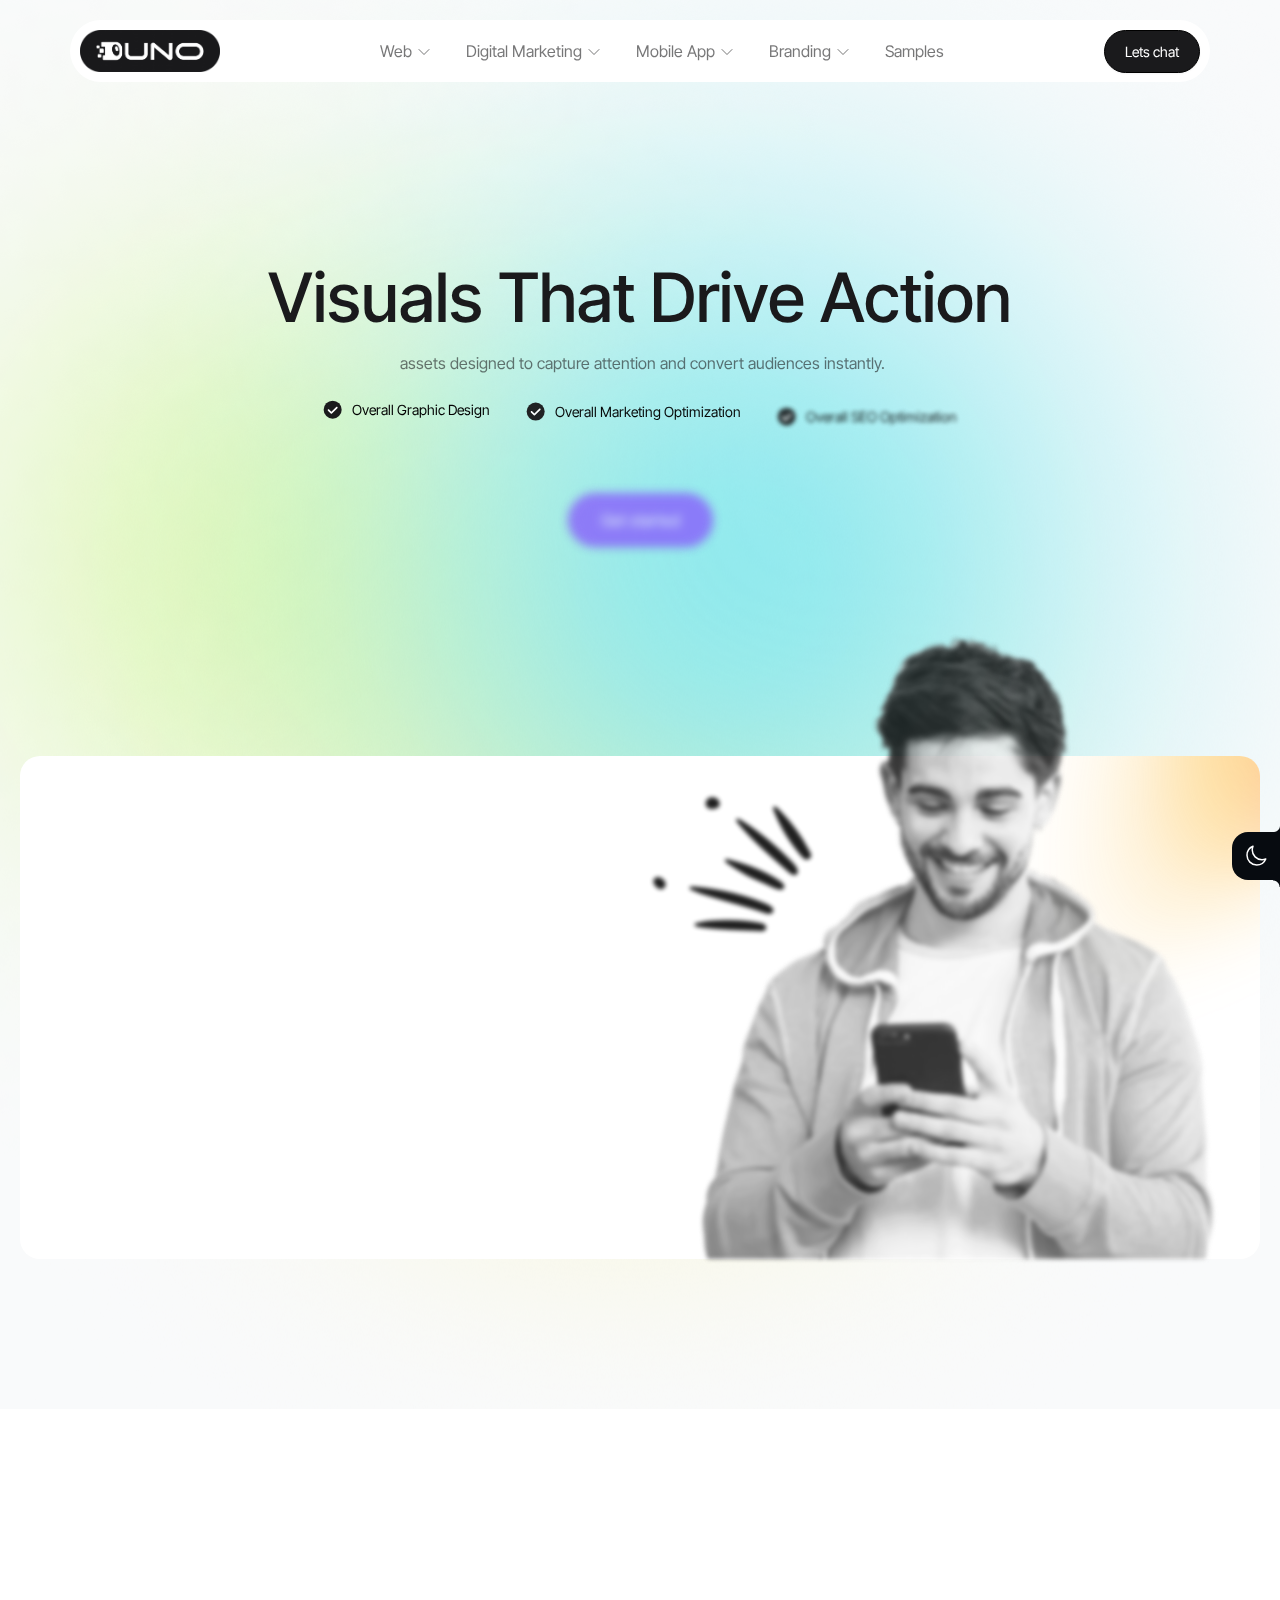
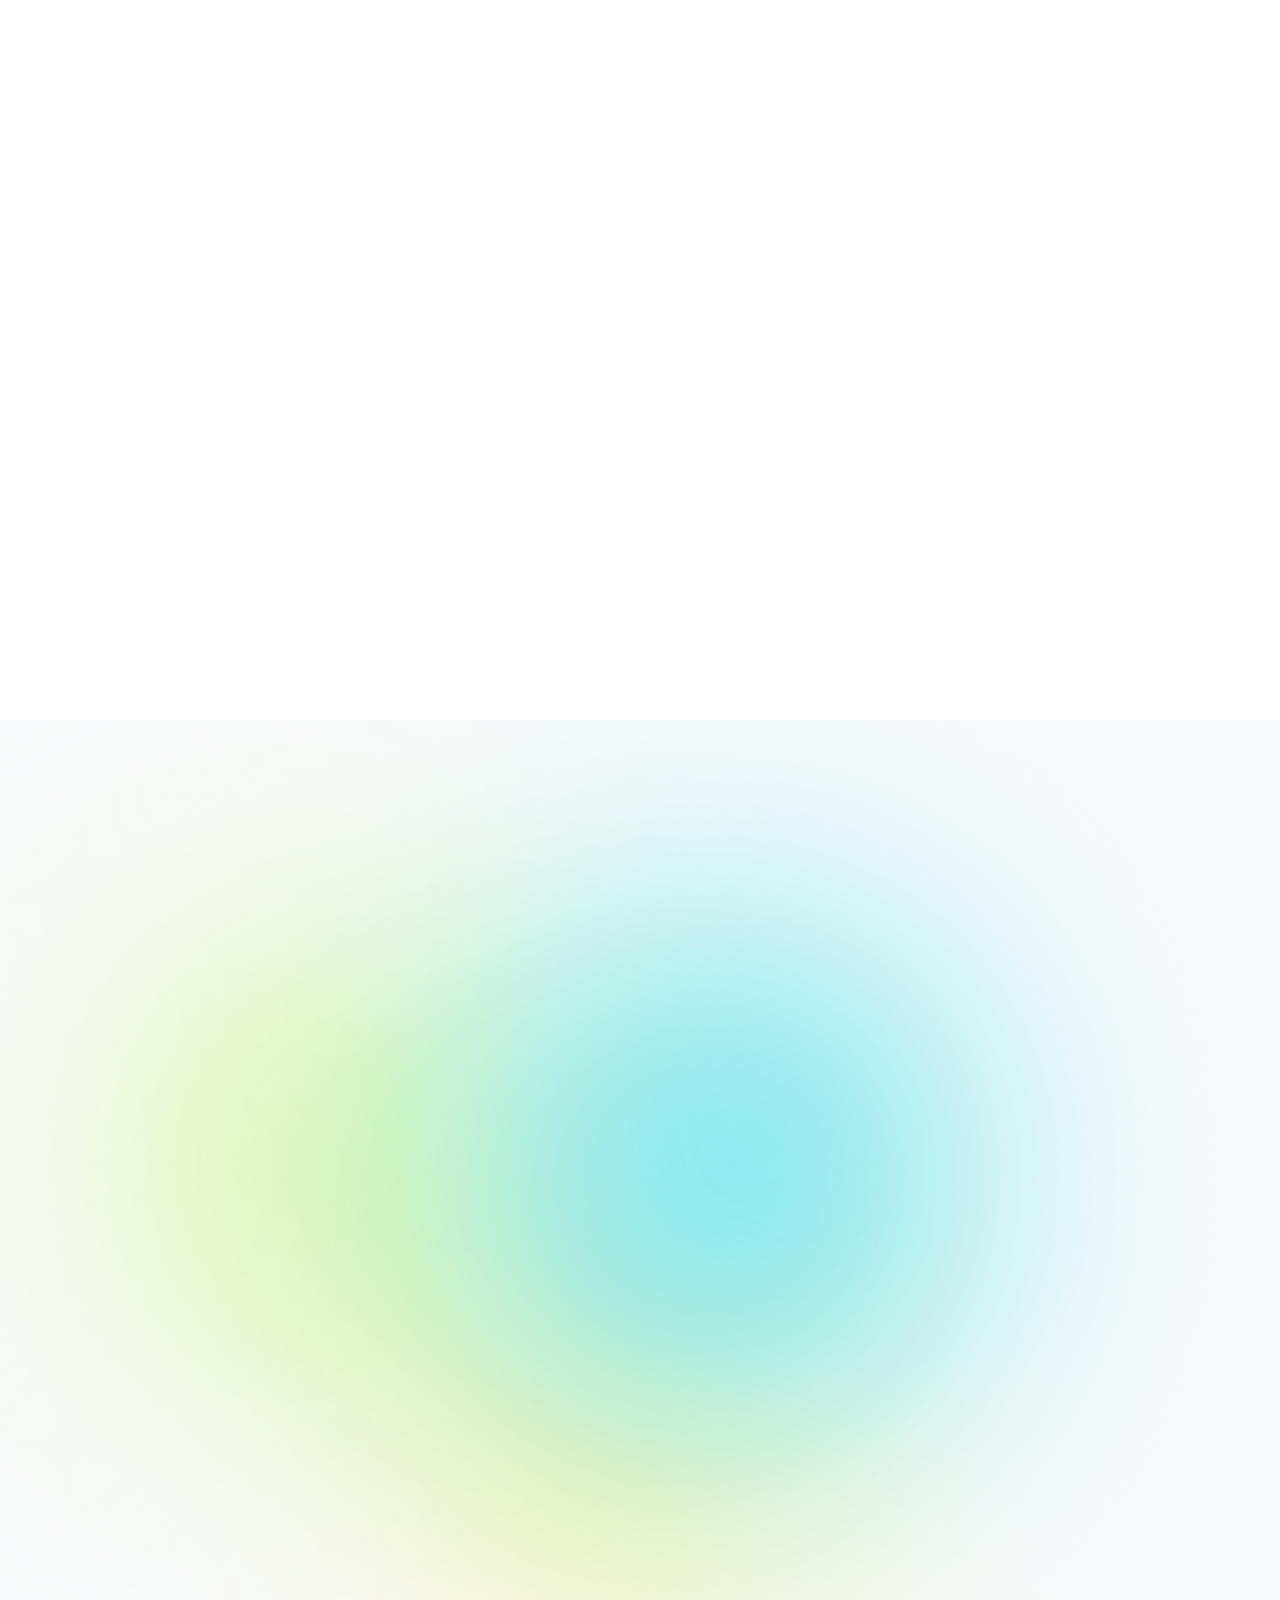
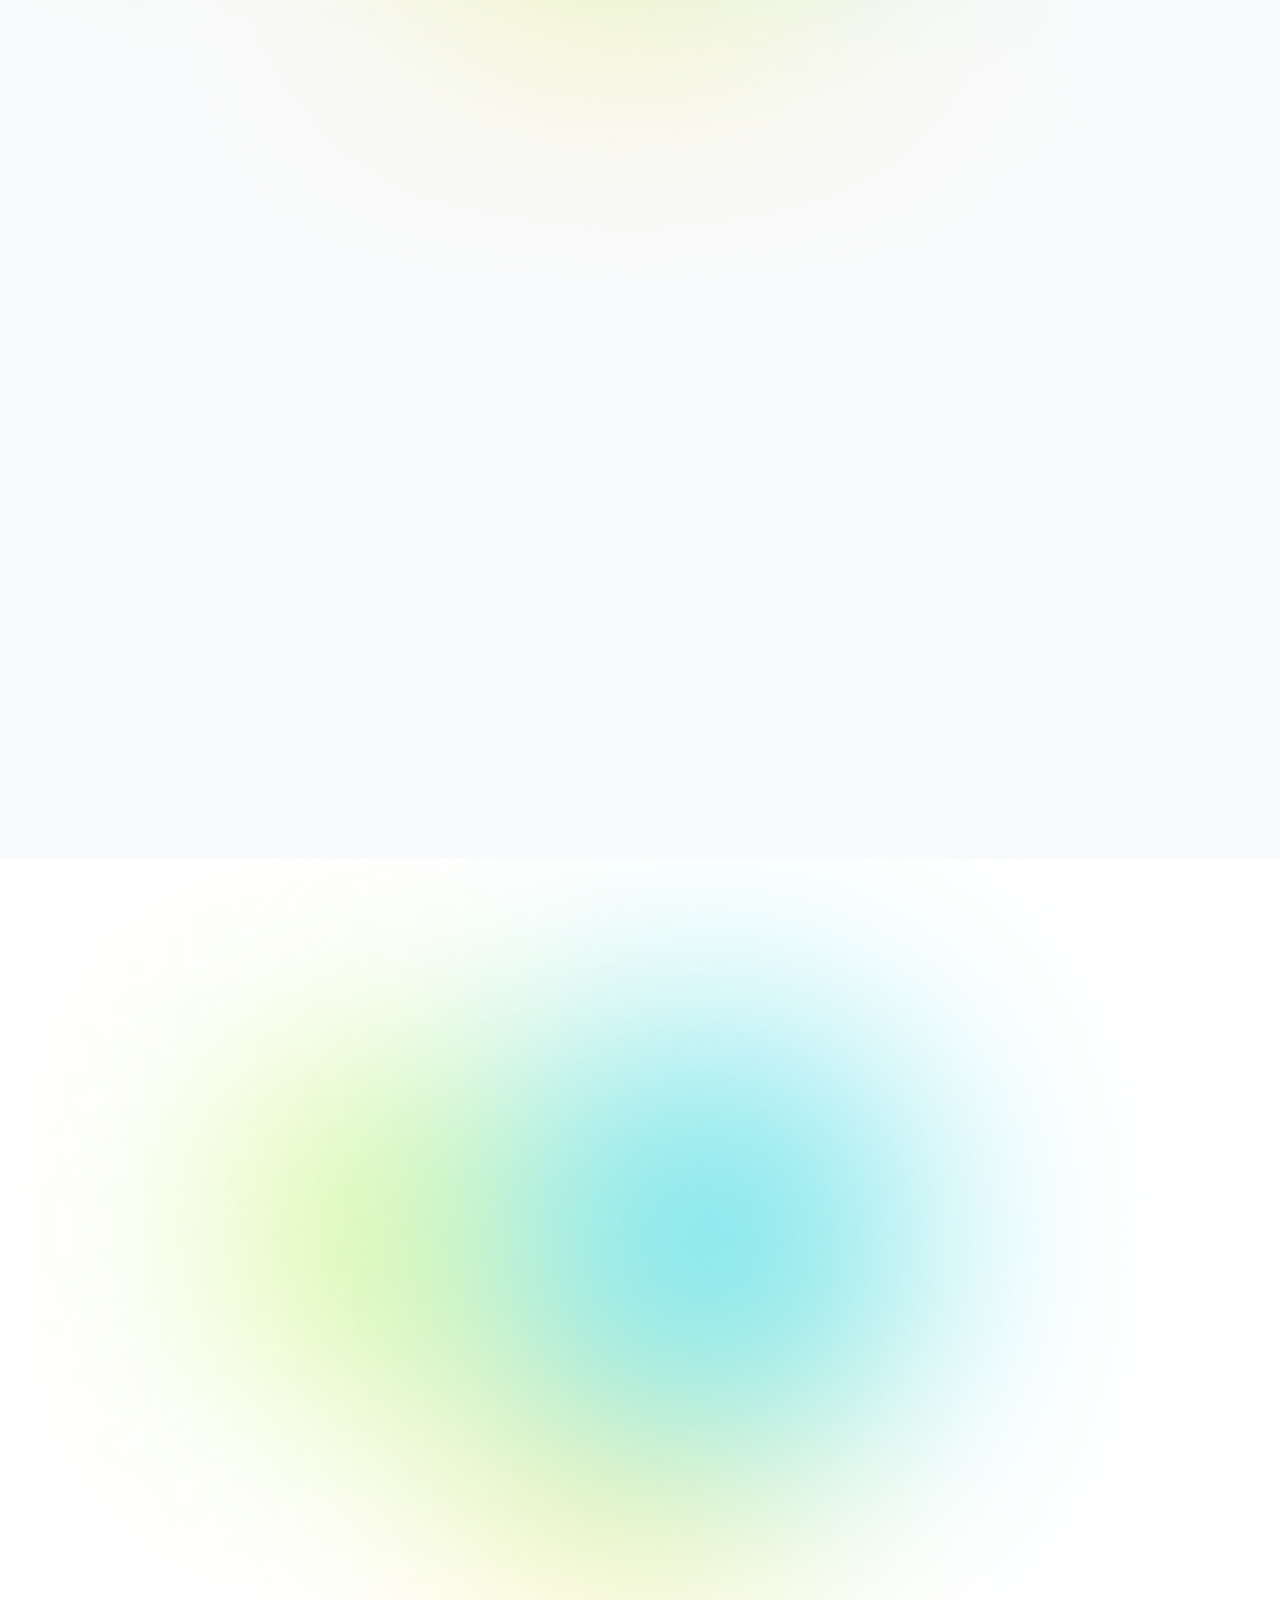
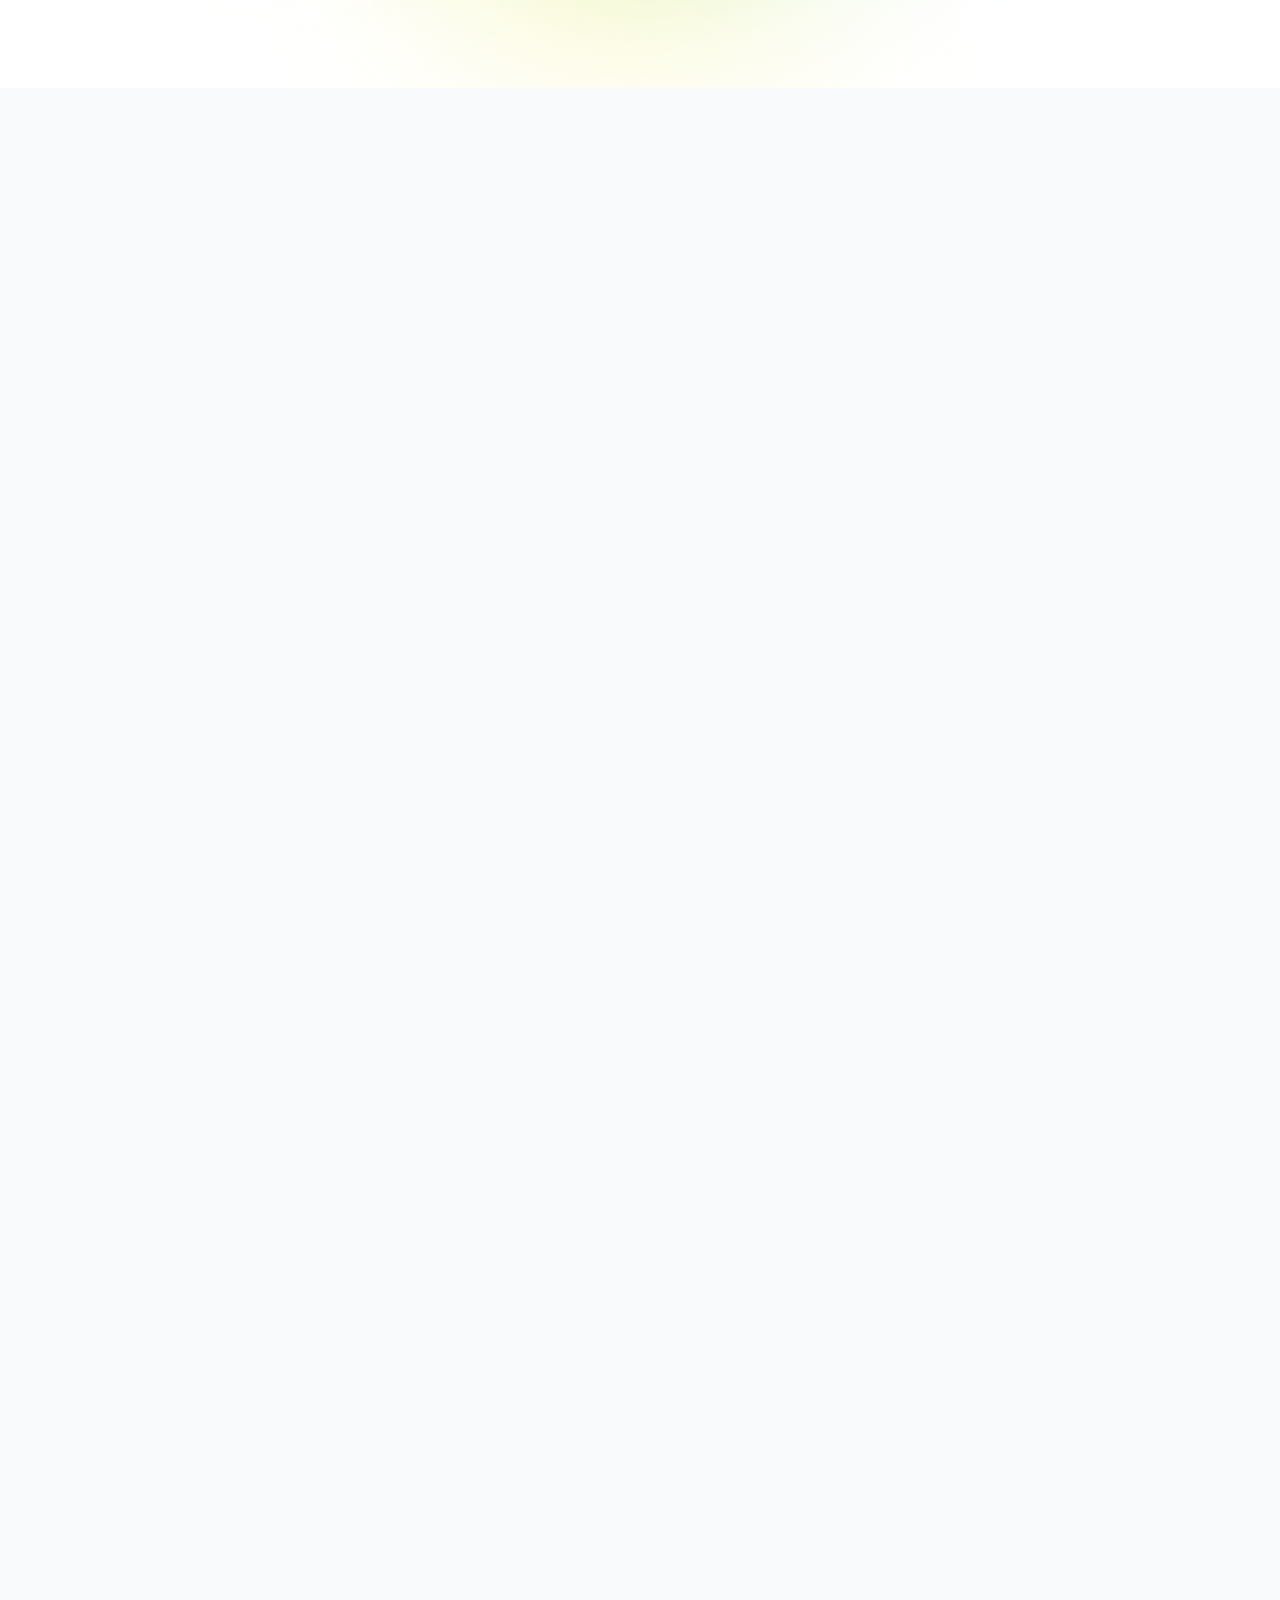
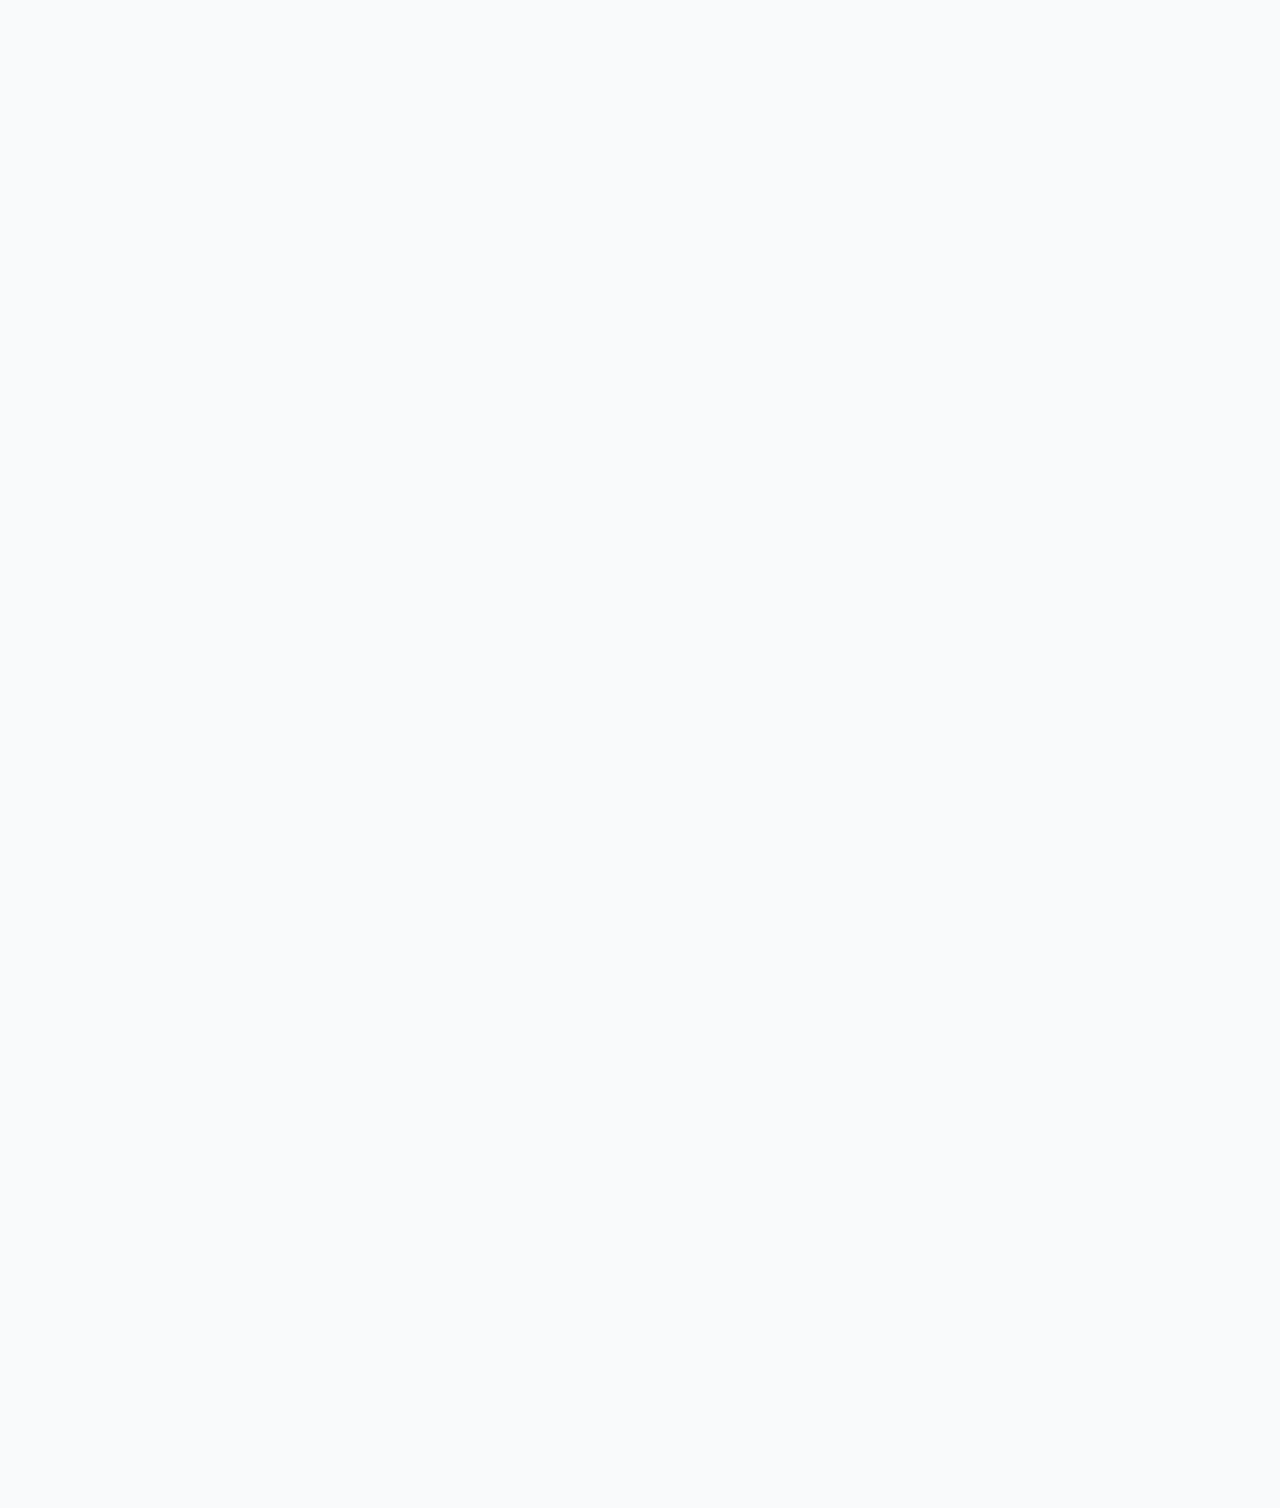
<file: ai-agency.html>
<!doctype html>
<html lang="en">
  <head>
    <!-- =========================
Head links 
===========================-->

<meta charset="UTF-8" />
<meta name="viewport" content="width=device-width, initial-scale=1.0" />
<meta name="title" content="Nexsas - Software, SaaS & Startup Tailwind Template" />
<meta
  name="description"
  content="Nexsas - the ultimate collection of 35+ premium HTML templates for SaaS businesses and startups. Built with Tailwind CSS, featuring responsive design, authentication flows, pricing pages, and modern UI components. Perfect for web applications and digital products."
/>
<meta
  name="keywords"
  content="SaaS templates, HTML templates, Tailwind CSS templates, startup templates, web application templates, responsive design, authentication pages, pricing pages, modern UI, Nexsas, business templates, landing page templates, React templates"
/>
<meta name="author" content="Nexsas" />
<meta
  name="robots"
  content="index, follow, max-snippet:-1, max-image-preview:large, max-video-preview:-1"
/>
<meta name="googlebot" content="index, follow" />
<meta name="bingbot" content="index, follow" />

<meta name="language" content="English" />
<meta name="geo.region" content="US" />
<meta name="geo.placename" content="United States" />

<link rel="canonical" href="https://next-sass-html.vercel.app/" />

<!-- Additional SEO Meta Tags -->
<meta name="rating" content="General" />
<meta name="distribution" content="Global" />
<meta name="revisit-after" content="7 days" />
<meta name="expires" content="never" />

<!-- Open Graph / Facebook -->
<meta property="og:type" content="website" />
<meta property="og:url" content="https://next-sass-html.vercel.app/" />
<meta property="og:title" content="Nexsas - Software, SaaS & Startup Tailwind Template" />
<meta
  property="og:description"
  content="Nexsas - the ultimate collection of 40+ premium HTML templates for SaaS businesses and startups. Built with Tailwind CSS, featuring responsive design, authentication flows, pricing pages, and modern UI components."
/>
<meta
  property="og:image"
  content="https://images.prismic.io/staticmania/aPD-K55xUNkB2D2X_og-image.jpg"
/>
<meta property="og:image:width" content="1200" />
<meta property="og:image:height" content="630" />
<meta property="og:image:alt" content="Nexsas - Software, SaaS & Startup Tailwind Template" />
<meta property="og:site_name" content="Nexsas" />
<meta property="og:locale" content="en_US" />
<meta property="article:author" content="Nexsas" />
<meta property="article:publisher" content="Nexsas" />

<!-- Twitter -->
<meta name="twitter:card" content="summary_large_image" />
<meta name="twitter:site" content="@Nexsas" />
<meta name="twitter:creator" content="@Nexsas" />
<meta name="twitter:url" content="https://next-sass-html.vercel.app/" />
<meta name="twitter:title" content="Nexsas - Software, SaaS & Startup Tailwind Template" />
<meta
  name="twitter:description"
  content="Nexsas - the ultimate collection of 35+ premium HTML templates for SaaS businesses and startups. Built with Tailwind CSS, featuring responsive design, authentication flows, pricing pages, and modern UI components."
/>
<meta
  name="twitter:image"
  content="https://images.prismic.io/staticmania/aPD-K55xUNkB2D2X_og-image.jpg"
/>
<meta name="twitter:image:alt" content="Nexsas - Software, SaaS & Startup Tailwind Template" />

<!-- Additional SEO Meta Tags -->
<meta name="theme-color" content="#000000" />
<meta name="msapplication-TileColor" content="#000000" />
<meta name="mobile-web-app-capable" content="yes" />
<meta name="apple-mobile-web-app-status-bar-style" content="black-translucent" />
<meta name="apple-mobile-web-app-title" content="Nexsas" />
<meta name="application-name" content="Nexsas" />
<meta name="msapplication-tooltip" content="Nexsas - Software, SaaS & Startup Tailwind Template" />
<meta name="msapplication-starturl" content="/" />
<!-- Favicon and Icons -->
<link rel="icon" type="image/png" href="./favicon-96x96.png" sizes="96x96" />
<link rel="icon" type="image/svg+xml" href="./favicon.svg" />
<link rel="shortcut icon" href="./favicon.ico" />
<link rel="apple-touch-icon" sizes="180x180" href="./apple-touch-icon.png" />
<link rel="manifest" href="./site.webmanifest" />
<link rel="preconnect" href="https://fonts.googleapis.com" />
<link rel="preconnect" href="https://fonts.gstatic.com" crossorigin />
<link
  href="https://fonts.googleapis.com/css2?family=Inter+Tight:ital,wght@0,100..900;1,100..900&display=swap"
  rel="stylesheet"
/>

    <title>Digital Marketing</title>
    
    <link rel="stylesheet" href="./assets/main.css">
  </head>
  <body class="bg-background-2 dark:bg-background-5 overflow-x-hidden">
    <!-- =========================
Header
===========================-->
<header>
  <div
    class="header-one lp:!max-w-[1290px] border-stroke-6 dark:bg-background-9 fixed top-5 left-1/2 z-50 mx-auto flex w-full max-w-[350px] -translate-x-1/2 items-center justify-between rounded-full bg-white px-2.5 py-2.5 opacity-0 min-[425px]:max-w-[375px] min-[500px]:max-w-[450px] sm:max-w-[540px] md:max-w-[720px] lg:max-w-[960px] xl:max-w-[1140px] xl:py-0 dark:border"
    data-ns-animate
    data-direction="up"
    data-offset="100"
  >
    <div>
      <a href="./index.html">
        <span class="sr-only">Home</span>
        <figure class="hidden lg:block lg:max-w-[140px]">
          <img src="./images/shared/main-logo.svg" alt="Nexsas" class="dark:invert" />
        </figure>
        <figure class="block max-w-[44px] lg:hidden">
          <img src="./images/shared/logo.svg" alt="Nexsas" class="block w-full dark:hidden" />
          <img src="./images/shared/logo-dark.svg" alt="Nexsas" class="hidden w-full dark:block" />
        </figure>
      </a>
    </div>
    <nav class="hidden items-center xl:flex">
      <ul class="flex items-center">
        <li class="nav-item relative cursor-pointer py-2.5" data-menu="disabled">
          <a
            href="web-hosting.html"
            class="hover:border-stroke-2 dark:hover:border-stroke-7 text-tagline-1 text-secondary/60 hover:text-secondary dark:text-accent/60 dark:hover:text-accent {=$nav-item-class} flex items-center gap-1 rounded-full border border-transparent px-4 py-2 font-normal transition-all duration-200"
          >
            <span>Web</span>
            <span class="nav-arrow block origin-center translate-y-px transition-all duration-300">
              <svg
                xmlns="http://www.w3.org/2000/svg"
                fill="none"
                viewBox="0 0 24 24"
                stroke-width="1.5"
                stroke="currentColor"
                class="size-4"
              >
                <path
                  stroke-linecap="round"
                  stroke-linejoin="round"
                  d="m19.5 8.25-7.5 7.5-7.5-7.5"
                />
              </svg>
            </span>
          </a>
          <div>
  <div
    class="dropdown-menu-bridge absolute left-1/2 -translate-x-1/2 top-full w-full h-3 z-40 min-w-[692px] pointer-events-none bg-transparent opacity-0"
  ></div>
  <div
    id="company-mega-menu"
    class="dropdown-menu absolute left-1/2 -translate-x-1/2 top-full mt-2 pointer-events-none transition-all duration-300 opacity-0 md:w-[692px] w-full bg-white dark:bg-background-6 z-50 rounded-[20px] p-4 border border-stroke-1 dark:border-background-7 flex items-start md:gap-x-8 gap-y-6"
  >
    <ul class="space-y-2 md:max-w-[284px] w-full">
      <li>
        <a
          href="./digital-marketing-about.html"
          class="p-3 rounded-[10px] flex items-start gap-3 transition-all duration-300 relative group"
        >
          <div
  class="absolute left-1/2 top-1/2 -translate-x-1/2 -translate-y-1/2 w-full h-full bg-background-3 dark:bg-background-7 opacity-0 group-hover:opacity-100 rounded-[10px] z-0 transition-all duration-400 {=$class}"
></div>

          <div class="mt-1 relative z-10">
            <svg xmlns="http://www.w3.org/2000/svg" width="20" height="20" viewBox="0 0 20 20" fill="none">
  <path
    d="M10.0003 18.3334C14.6027 18.3334 18.3337 14.6024 18.3337 10C18.3337 5.39765 14.6027 1.66669 10.0003 1.66669C5.39795 1.66669 1.66699 5.39765 1.66699 10C1.66699 14.6024 5.39795 18.3334 10.0003 18.3334Z"
    class="stroke-secondary dark:stroke-accent {=$class}"
    stroke-linecap="round"
    stroke-linejoin="round"
  />
  <path
    d="M10 13.3333H10.0083"
    class="stroke-secondary dark:stroke-accent {=$class}"
    stroke-linecap="round"
    stroke-linejoin="round"
  />
  <path
    d="M10 6.66669V10"
    class="stroke-secondary dark:stroke-accent {=$class}"
    stroke-linecap="round"
    stroke-linejoin="round"
  />
</svg>

          </div>
          <div class="relative z-10 space-y-0.5">
            <p class="text-tagline-1 font-normal text-secondary dark:text-accent">About Us</p>
            <p class="text-tagline-3 font-normal text-secondary/60 dark:text-accent/60">
              Learn about our mission, values, and dedicated team
            </p>
          </div>
        </a>
      </li>
      <li>
        <a
          href="./digital-marketing-services.html"
          class="p-3 rounded-[10px] flex items-start gap-3 transition-all duration-300 relative group"
        >
          <div
  class="absolute left-1/2 top-1/2 -translate-x-1/2 -translate-y-1/2 w-full h-full bg-background-3 dark:bg-background-7 opacity-0 group-hover:opacity-100 rounded-[10px] z-0 transition-all duration-400 {=$class}"
></div>

          <div class="mt-1 relative z-10">
            <svg xmlns="http://www.w3.org/2000/svg" width="20" height="20" viewBox="0 0 20 20" fill="none">
  <path
    d="M10 13.75C12.0711 13.75 13.75 12.0711 13.75 10C13.75 7.92893 12.0711 6.25 10 6.25C7.92893 6.25 6.25 7.92893 6.25 10C6.25 12.0711 7.92893 13.75 10 13.75Z"
    class="stroke-secondary dark:stroke-accent {=$class}"
    stroke-linecap="round"
    stroke-linejoin="round"
  />
  <path
    d="M9.59975 3.4495L8.12557 2.34419C8.04647 2.28469 7.95437 2.24484 7.85685 2.22792C7.75933 2.211 7.65918 2.2175 7.56467 2.24688C7.1081 2.38985 6.66515 2.57312 6.24103 2.79452C6.15323 2.84057 6.07765 2.90685 6.02051 2.98787C5.96338 3.06889 5.92633 3.16233 5.91242 3.26049L5.65182 5.08478C5.55248 5.17284 5.45523 5.26442 5.36007 5.35953C5.26493 5.45467 5.17332 5.55195 5.08525 5.65136L5.08521 5.65139L3.26124 5.91223C3.16324 5.92608 3.06993 5.96303 2.98901 6.02002C2.90809 6.07702 2.84187 6.15242 2.79581 6.24003C2.57407 6.66397 2.39044 7.10678 2.2471 7.56323C2.21759 7.65787 2.211 7.75818 2.22789 7.85587C2.24478 7.95356 2.28466 8.04584 2.34423 8.12508L3.44993 9.59932C3.44195 9.73182 3.43794 9.86535 3.4379 9.9999C3.4379 10.1344 3.44191 10.268 3.44993 10.4006L3.44993 10.4006L2.34462 11.8748C2.28512 11.9539 2.24527 12.046 2.22835 12.1435C2.21143 12.241 2.21793 12.3412 2.2473 12.4357C2.39028 12.8923 2.57355 13.3352 2.79495 13.7593C2.841 13.8471 2.90727 13.9227 2.98829 13.9799C3.06931 14.037 3.16276 14.074 3.26092 14.088L5.08521 14.3486C5.17326 14.4479 5.26484 14.5451 5.35996 14.6403C5.45509 14.7354 5.55237 14.827 5.65179 14.9151L5.65182 14.9152L5.91265 16.7391C5.92651 16.8371 5.96345 16.9304 6.02045 17.0114C6.07744 17.0923 6.15285 17.1585 6.24046 17.2046C6.66439 17.4263 7.1072 17.6099 7.56365 17.7533C7.6583 17.7828 7.7586 17.7894 7.8563 17.7725C7.95399 17.7556 8.04626 17.7157 8.1255 17.6561L9.59974 16.5504C9.73225 16.5584 9.86577 16.5624 10.0003 16.5625C10.1349 16.5625 10.2684 16.5585 10.401 16.5504L10.4011 16.5504L11.8752 17.6558C11.9543 17.7153 12.0464 17.7551 12.144 17.772C12.2415 17.7889 12.3416 17.7824 12.4361 17.7531C12.8927 17.6101 13.3357 17.4268 13.7598 17.2054C13.8476 17.1594 13.9232 17.0931 13.9803 17.0121C14.0374 16.9311 14.0745 16.8376 14.0884 16.7395L14.349 14.9152C14.4483 14.8271 14.5456 14.7355 14.6407 14.6404C14.7359 14.5453 14.8275 14.448 14.9156 14.3486L14.9156 14.3486L16.7396 14.0877C16.8376 14.0739 16.9309 14.0369 17.0118 13.9799C17.0927 13.9229 17.1589 13.8475 17.205 13.7599C17.4267 13.336 17.6104 12.8932 17.7537 12.4367C17.7832 12.3421 17.7898 12.2418 17.7729 12.1441C17.756 12.0464 17.7161 11.9541 17.6566 11.8749L16.5509 10.4006C16.5589 10.2681 16.5629 10.1346 16.5629 10.0001C16.5629 9.86551 16.5589 9.73195 16.5509 9.59937L16.5509 9.59932L17.6562 8.12514C17.7157 8.04605 17.7555 7.95394 17.7725 7.85642C17.7894 7.7589 17.7829 7.65876 17.7535 7.56424C17.6105 7.10767 17.4273 6.66472 17.2059 6.2406C17.1598 6.15281 17.0935 6.07722 17.0125 6.02008C16.9315 5.96295 16.838 5.9259 16.7399 5.91199L14.9156 5.65139C14.8275 5.55206 14.736 5.45481 14.6408 5.35964C14.5457 5.2645 14.4484 5.1729 14.349 5.08482L14.349 5.08478L14.0881 3.26082C14.0743 3.16281 14.0373 3.06951 13.9804 2.98858C13.9234 2.90766 13.848 2.84144 13.7603 2.79539C13.3364 2.57364 12.8936 2.39002 12.4371 2.24668C12.3425 2.21716 12.2422 2.21057 12.1445 2.22746C12.0468 2.24435 11.9545 2.28423 11.8753 2.34381L10.4011 3.4495C10.2685 3.44152 10.135 3.43751 10.0005 3.43747C9.86593 3.43747 9.73237 3.44148 9.5998 3.4495L9.59975 3.4495Z"
    class="stroke-secondary dark:stroke-accent {=$class}"
    stroke-linecap="round"
    stroke-linejoin="round"
  />
</svg>

          </div>
          <div class="relative z-10 space-y-0.5">
            <p class="text-tagline-1 font-normal text-secondary dark:text-accent">Our Services</p>
            <p class="text-tagline-3 font-normal text-secondary/60 dark:text-accent/60">
              Explore our comprehensive marketing solutions
            </p>
          </div>
        </a>
      </li>
      <li>
        <a
          href="./digital-marketing-features.html"
          class="p-3 rounded-[10px] flex items-start gap-3 transition-all duration-300 relative group"
        >
          <div
  class="absolute left-1/2 top-1/2 -translate-x-1/2 -translate-y-1/2 w-full h-full bg-background-3 dark:bg-background-7 opacity-0 group-hover:opacity-100 rounded-[10px] z-0 transition-all duration-400 {=$class}"
></div>

          <div class="mt-1 relative z-10">
            <svg xmlns="http://www.w3.org/2000/svg" width="20" height="20" viewBox="0 0 20 20" fill="none">
  <path
    d="M10.0003 1.66669L12.5753 6.88335L18.3337 7.72502L14.167 11.7834L15.1503 17.5167L10.0003 14.8084L4.85033 17.5167L5.83366 11.7834L1.66699 7.72502L7.42533 6.88335L10.0003 1.66669Z"
    class="stroke-secondary dark:stroke-accent {=$class}"
    stroke-linecap="round"
    stroke-linejoin="round"
  />
</svg>

          </div>
          <div class="relative z-10 space-y-0.5">
            <p class="text-tagline-1 font-normal text-secondary dark:text-accent">
              Product Features
            </p>
            <p class="text-tagline-3 font-normal text-secondary/60 dark:text-accent/60">
              Discover powerful marketing tools and capabilities
            </p>
          </div>
        </a>
      </li>
      <li>
        <a
          href="./digital-marketing-blog.html"
          class="p-3 rounded-[10px] flex items-start gap-3 transition-all duration-300 relative group"
        >
          <div
  class="absolute left-1/2 top-1/2 -translate-x-1/2 -translate-y-1/2 w-full h-full bg-background-3 dark:bg-background-7 opacity-0 group-hover:opacity-100 rounded-[10px] z-0 transition-all duration-400 {=$class}"
></div>

          <div class="mt-1 relative z-10">
            <svg xmlns="http://www.w3.org/2000/svg" width="16" height="16" viewBox="0 0 16 16" fill="none">
  <path
    d="M4.875 14.6161H1.125C0.95924 14.6161 0.800269 14.5503 0.683058 14.4331C0.565848 14.3159 0.5 14.1569 0.5 13.9911V10.5C0.5 10.4179 0.516166 10.3367 0.547575 10.2608C0.578984 10.185 0.625022 10.1161 0.683059 10.0581L10.0581 0.683058C10.1753 0.565848 10.3342 0.5 10.5 0.5C10.6658 0.5 10.8247 0.565848 10.9419 0.683058L14.4331 4.17418C14.5503 4.29139 14.6161 4.45036 14.6161 4.61612C14.6161 4.78188 14.5503 4.94085 14.4331 5.05806L4.875 14.6161Z"
    class="stroke-secondary dark:stroke-accent {=$class}"
    stroke-linecap="round"
    stroke-linejoin="round"
  />
  <path
    d="M8 2.74109L12.375 7.11609"
    class="stroke-secondary dark:stroke-accent {=$class}"
    stroke-linecap="round"
    stroke-linejoin="round"
  />
</svg>

          </div>
          <div class="relative z-10 space-y-0.5">
            <p class="text-tagline-1 font-normal text-secondary dark:text-accent">Blog & News</p>
            <p class="text-tagline-3 font-normal text-secondary/60 dark:text-accent/60">
              Stay updated with latest articles and insights
            </p>
          </div>
        </a>
      </li>
    </ul>
    <figure class="flex-1 space-y-3">
      <p class="text-tagline-2 font-medium text-secondary/60 dark:text-accent/60">What's New</p>
      <a href="./digital-marketing-blog-details.html" class="block">
        <figure
          class="overflow-hidden rounded-[14px] max-w-full w-full min-h-[272px] relative group"
        >
          <img
            src="./images/ns-img-419.jpg"
            alt="What's New"
            class="w-full h-full object-cover rounded-[14px] group-hover:scale-105 transition-all duration-500 ease-in-out"
          />
          <div
            class="absolute group-hover:top-5 group-hover:left-5 top-4 left-4 size-full space-y-1 transition-all duration-500 ease-in-out"
          >
            <p class="text-white text-tagline-1 font-medium">Digital Marketing</p>
            <p class="text-white/60 max-w-[212px] w-full text-tagline-3 font-normal">
              Digital Marketing is a platform that helps you grow your business online.
            </p>
          </div>
        </figure>
      </a>
    </figure>
  </div>
</div>


        </li>
        <li class="nav-item relative cursor-pointer py-2.5" data-menu="disabled">
          <a
            href="ai-agency.html"
            class="hover:border-stroke-2 dark:hover:border-stroke-7 text-tagline-1 text-secondary/60 hover:text-secondary dark:text-accent/60 dark:hover:text-accent {=$nav-item-class} flex items-center gap-1 rounded-full border border-transparent px-4 py-2 font-normal transition-all duration-200"
          >
            <span>Digital Marketing</span>
            <span class="nav-arrow block origin-center translate-y-px transition-all duration-300">
              <svg
                xmlns="http://www.w3.org/2000/svg"
                fill="none"
                viewBox="0 0 24 24"
                stroke-width="1.5"
                stroke="currentColor"
                class="size-4"
              >
                <path
                  stroke-linecap="round"
                  stroke-linejoin="round"
                  d="m19.5 8.25-7.5 7.5-7.5-7.5"
                />
              </svg>
            </span>
          </a>
          <div>
  <div
    class="dropdown-menu-bridge absolute left-1/2 -translate-x-1/2 top-full w-full h-3 z-40 min-w-[320px] pointer-events-none bg-transparent opacity-0"
  ></div>

  <ul
    id="partnership-dropdown-menu"
    class="dropdown-menu mt-2 w-[320px] rounded-[20px] p-2 bg-white dark:bg-background-6 shadow-14 absolute left-1/2 -translate-x-1/2 top-full z-50 pointer-events-none transition-all duration-300 opacity-0 border border-stroke-1 dark:border-background-7"
  >
    <li>
      <a
        href="./digital-marketing-affiliates.html"
        class="p-3 rounded-2xl flex items-start gap-3 transition-all duration-300 relative group"
      >
        <div
  class="absolute left-1/2 top-1/2 -translate-x-1/2 -translate-y-1/2 w-full h-full bg-background-3 dark:bg-background-7 opacity-0 group-hover:opacity-100 rounded-[10px] z-0 transition-all duration-400 {=$class}"
></div>

        <div
          class="size-11 p-3 rounded-[10px] bg-white dark:bg-background-6 relative z-10 shadow-14 border border-stroke-1 dark:border-background-7 flex items-center justify-center"
        >
          <svg xmlns="http://www.w3.org/2000/svg" width="20" height="14" viewBox="0 0 20 14" fill="none">
  <path
    d="M18.4574 5.59968L16.5264 6.56521L14.0264 1.77755L15.9771 0.80219C16.1237 0.728911 16.2931 0.716117 16.449 0.766565C16.6049 0.817013 16.7348 0.926666 16.8106 1.07191L18.7319 4.75137C18.7704 4.82494 18.7937 4.90543 18.8007 4.98814C18.8077 5.07084 18.7981 5.15411 18.7726 5.23308C18.747 5.31205 18.706 5.38514 18.6519 5.44808C18.5978 5.51102 18.5317 5.56256 18.4574 5.59968V5.59968Z"
    class="stroke-secondary dark:stroke-accent {=$class}"
    stroke-linecap="round"
    stroke-linejoin="round"
  />
  <path
    d="M2.77656 6.48147L0.845492 5.51594C0.771253 5.47882 0.705152 5.42729 0.651046 5.36434C0.59694 5.3014 0.555912 5.22831 0.530358 5.14934C0.504804 5.07038 0.495236 4.98711 0.502211 4.9044C0.509186 4.82169 0.532565 4.7412 0.570984 4.66763L2.49231 0.988176C2.56815 0.842928 2.698 0.733274 2.8539 0.682826C3.0098 0.632377 3.17927 0.64517 3.32583 0.718449L5.27656 1.69381L2.77656 6.48147Z"
    class="stroke-secondary dark:stroke-accent {=$class}"
    stroke-linecap="round"
    stroke-linejoin="round"
  />
  <path
    d="M16.5264 6.56524L15.2764 8.02758L12.4016 10.9024C12.3253 10.9787 12.2305 11.0339 12.1265 11.0627C12.0225 11.0915 11.9128 11.0929 11.8081 11.0668L7.28018 9.93478C7.19525 9.91355 7.11573 9.87472 7.04677 9.82079L2.77637 6.48151"
    class="stroke-secondary dark:stroke-accent {=$class}"
    stroke-linecap="round"
    stroke-linejoin="round"
  />
  <path
    d="M15.277 8.02759L11.8395 5.52759L10.8395 6.27759C10.4068 6.60214 9.88044 6.77759 9.33951 6.77759C8.79859 6.77759 8.27225 6.60214 7.83951 6.27759L7.41602 5.95997C7.34438 5.90624 7.28512 5.83775 7.24226 5.75913C7.1994 5.68051 7.17394 5.59359 7.16759 5.50427C7.16124 5.41495 7.17416 5.32531 7.20547 5.24142C7.23678 5.15753 7.28576 5.08134 7.34907 5.01803L10.4065 1.96065C10.4645 1.90261 10.5334 1.85657 10.6092 1.82516C10.685 1.79375 10.7663 1.77759 10.8484 1.77759H14.027"
    class="stroke-secondary dark:stroke-accent {=$class}"
    stroke-linecap="round"
    stroke-linejoin="round"
  />
  <path
    d="M5.32129 1.69385L9.33066 0.524979C9.47389 0.483224 9.62732 0.494078 9.76324 0.555579L12.4639 1.77758"
    class="stroke-secondary dark:stroke-accent {=$class}"
    stroke-linecap="round"
    stroke-linejoin="round"
  />
  <path
    d="M8.40137 12.7151L6.04672 12.1264C5.95117 12.1025 5.86262 12.0564 5.78829 11.9918L4.02637 10.4603"
    class="stroke-secondary dark:stroke-accent {=$class}"
    stroke-linecap="round"
    stroke-linejoin="round"
  />
</svg>

        </div>
        <div class="relative z-10">
          <p class="text-tagline-1 font-normal text-secondary dark:text-accent">Affiliate</p>
          <p class="text-tagline-2 font-normal text-secondary/60 dark:text-accent/60">
            Join affiliates
          </p>
        </div>
      </a>
    </li>
    <li>
      <a
        href="./digital-marketing-referral-program.html"
        class="p-3 rounded-2xl flex items-start gap-3 transition-all duration-300 relative group"
      >
        <div
  class="absolute left-1/2 top-1/2 -translate-x-1/2 -translate-y-1/2 w-full h-full bg-background-3 dark:bg-background-7 opacity-0 group-hover:opacity-100 rounded-[10px] z-0 transition-all duration-400 {=$class}"
></div>

        <div
          class="size-11 p-3 rounded-[10px] bg-white dark:bg-background-6 relative z-10 shadow-14 border border-stroke-1 dark:border-background-7 flex items-center justify-center"
        >
          <svg xmlns="http://www.w3.org/2000/svg" width="16" height="14" viewBox="0 0 16 14" fill="none">
  <path
    d="M11.75 8L15.5 4.25L11.75 0.5"
    class="stroke-secondary dark:stroke-accent {=$class}"
    stroke-linecap="round"
    stroke-linejoin="round"
  />
  <path
    d="M13 13H1.125C0.95924 13 0.800269 12.9342 0.683058 12.8169C0.565848 12.6997 0.5 12.5408 0.5 12.375V3"
    class="stroke-secondary dark:stroke-accent {=$class}"
    stroke-linecap="round"
    stroke-linejoin="round"
  />
  <path
    d="M3.86133 9.87497C4.27758 8.26502 5.21687 6.83895 6.53164 5.82081C7.8464 4.80266 9.46214 4.25013 11.125 4.25H15.5"
    class="stroke-secondary dark:stroke-accent {=$class}"
    stroke-linecap="round"
    stroke-linejoin="round"
  />
</svg>

        </div>
        <div class="relative z-10">
          <p class="text-tagline-1 font-normal text-secondary dark:text-accent">Referral</p>
          <p class="text-tagline-2 font-normal text-secondary/60 dark:text-accent/60">
            Invite friends
          </p>
        </div>
      </a>
    </li>
    <li>
      <a
        href="./digital-marketing-login.html"
        class="p-3 rounded-2xl flex items-start gap-3 transition-all duration-300 relative group"
      >
        <div
  class="absolute left-1/2 top-1/2 -translate-x-1/2 -translate-y-1/2 w-full h-full bg-background-3 dark:bg-background-7 opacity-0 group-hover:opacity-100 rounded-[10px] z-0 transition-all duration-400 {=$class}"
></div>

        <div
          class="size-11 p-3 rounded-[10px] bg-white dark:bg-background-6 relative z-10 shadow-14 border border-stroke-1 dark:border-background-7 flex items-center justify-center"
        >
          <svg xmlns="http://www.w3.org/2000/svg" width="17" height="17" viewBox="0 0 17 17" fill="none">
  <path
    d="M5.27861 8.21139C4.79681 7.00965 4.74472 5.67841 5.13115 4.44269C5.51757 3.20698 6.3188 2.14259 7.39941 1.42943C8.48002 0.716267 9.77372 0.398085 11.0618 0.528665C12.35 0.659244 13.5535 1.23057 14.469 2.14608C15.3845 3.06159 15.9558 4.26513 16.0864 5.55325C16.217 6.84137 15.8988 8.13508 15.1856 9.21568C14.4725 10.2963 13.4081 11.0975 12.1724 11.4839C10.9367 11.8704 9.60542 11.8183 8.40368 11.3365L8.40373 11.3364L7.375 12.3651H5.5V14.2401H3.625V16.1151H0.5V12.9901L5.27875 8.21133L5.27861 8.21139Z"
    class="stroke-secondary dark:stroke-accent {=$class}"
    stroke-linecap="round"
    stroke-linejoin="round"
  />
  <path
    opacity="0.5"
    d="M12.0625 4.86505C12.2351 4.86505 12.375 4.72514 12.375 4.55255C12.375 4.37996 12.2351 4.24005 12.0625 4.24005C11.8899 4.24005 11.75 4.37996 11.75 4.55255C11.75 4.72514 11.8899 4.86505 12.0625 4.86505Z"
    class="stroke-secondary dark:stroke-accent {=$class}"
    stroke-linecap="round"
    stroke-linejoin="round"
  />
  <path
    d="M12.0625 5.49005C12.5803 5.49005 13 5.07032 13 4.55255C13 4.03478 12.5803 3.61505 12.0625 3.61505C11.5447 3.61505 11.125 4.03478 11.125 4.55255C11.125 5.07032 11.5447 5.49005 12.0625 5.49005Z"
    class="fill-secondary dark:fill-accent {=$class}"
  />
</svg>

        </div>
        <div class="relative z-10">
          <p class="text-tagline-1 font-normal text-secondary dark:text-accent">Login</p>
          <p class="text-tagline-2 font-normal text-secondary/60 dark:text-accent/60">
            Access workspace
          </p>
        </div>
      </a>
    </li>
    <li>
      <a
        href="./digital-marketing-signup.html"
        class="p-3 rounded-2xl flex items-start gap-3 transition-all duration-300 relative group"
      >
        <div
  class="absolute left-1/2 top-1/2 -translate-x-1/2 -translate-y-1/2 w-full h-full bg-background-3 dark:bg-background-7 opacity-0 group-hover:opacity-100 rounded-[10px] z-0 transition-all duration-400 {=$class}"
></div>

        <div
          class="size-11 p-3 rounded-[10px] bg-white dark:bg-background-6 relative z-10 shadow-14 border border-stroke-1 dark:border-background-7 flex items-center justify-center"
        >
          <svg xmlns="http://www.w3.org/2000/svg" width="17" height="16" viewBox="0 0 17 16" fill="none">
  <path
    d="M8.0791 10.5C10.8405 10.5 13.0791 8.26142 13.0791 5.5C13.0791 2.73858 10.8405 0.5 8.0791 0.5C5.31768 0.5 3.0791 2.73858 3.0791 5.5C3.0791 8.26142 5.31768 10.5 8.0791 10.5Z"
    class="stroke-secondary dark:stroke-accent {=$class}"
    stroke-miterlimit="10"
  />
  <path
    d="M0.5 14.8743C1.26841 13.5442 2.37329 12.4398 3.70366 11.672C5.03403 10.9042 6.54303 10.5 8.07907 10.5C9.61512 10.5 11.1241 10.9043 12.4545 11.6721C13.7848 12.44 14.8897 13.5444 15.6581 14.8744"
    class="stroke-secondary dark:stroke-accent {=$class}"
    stroke-linecap="round"
    stroke-linejoin="round"
  />
</svg>

        </div>
        <div class="relative z-10">
          <p class="text-tagline-1 font-normal text-secondary dark:text-accent">Create Account</p>
          <p class="text-tagline-2 font-normal text-secondary/60 dark:text-accent/60">
            Get started now
          </p>
        </div>
      </a>
    </li>
    <li>
      <a
        href="./digital-marketing-download.html"
        class="p-3 rounded-2xl flex items-start gap-3 transition-all duration-300 relative group"
      >
        <div
  class="absolute left-1/2 top-1/2 -translate-x-1/2 -translate-y-1/2 w-full h-full bg-background-3 dark:bg-background-7 opacity-0 group-hover:opacity-100 rounded-[10px] z-0 transition-all duration-400 {=$class}"
></div>

        <div
          class="size-11 p-3 rounded-[10px] bg-white dark:bg-background-6 relative z-10 shadow-14 border border-stroke-1 dark:border-background-7 flex items-center justify-center"
        >
          <svg xmlns="http://www.w3.org/2000/svg" width="20" height="20" viewBox="0 0 20 20" fill="none">
  <path
    d="M17.5 12.5V15.8333C17.5 16.2754 17.3244 16.6993 17.0118 17.0118C16.6993 17.3244 16.2754 17.5 15.8333 17.5H4.16667C3.72464 17.5 3.30072 17.3244 2.98816 17.0118C2.67559 16.6993 2.5 16.2754 2.5 15.8333V12.5"
    class="stroke-secondary dark:stroke-accent {=$class}"
    stroke-linecap="round"
    stroke-linejoin="round"
  />
  <path
    d="M5.83301 8.33331L9.99967 12.5L14.1663 8.33331"
    class="stroke-secondary dark:stroke-accent {=$class}"
    stroke-linecap="round"
    stroke-linejoin="round"
  />
  <path
    d="M10 12.5V2.5"
    class="stroke-secondary dark:stroke-accent {=$class}"
    stroke-linecap="round"
    stroke-linejoin="round"
  />
</svg>

        </div>
        <div class="relative z-10">
          <p class="text-tagline-1 font-normal text-secondary dark:text-accent">Download</p>
          <p class="text-tagline-2 font-normal text-secondary/60 dark:text-accent/60">
            Download software
          </p>
        </div>
      </a>
    </li>
    <li>
      <a
        href="./digital-marketing-integration.html"
        class="p-3 rounded-2xl flex items-start gap-3 transition-all duration-300 relative group"
      >
        <div
  class="absolute left-1/2 top-1/2 -translate-x-1/2 -translate-y-1/2 w-full h-full bg-background-3 dark:bg-background-7 opacity-0 group-hover:opacity-100 rounded-[10px] z-0 transition-all duration-400 {=$class}"
></div>

        <div
          class="size-11 p-3 rounded-[10px] bg-white dark:bg-background-6 relative z-10 shadow-14 border border-stroke-1 dark:border-background-7 flex items-center justify-center"
        >
          <svg xmlns="http://www.w3.org/2000/svg" width="20" height="20" viewBox="0 0 20 20" fill="none">
  <path
    d="M8.33301 10.8333C8.69088 11.3118 9.14747 11.7077 9.6718 11.9941C10.1961 12.2806 10.7759 12.4509 11.3719 12.4936C11.9678 12.5363 12.566 12.4503 13.1258 12.2415C13.6856 12.0327 14.1939 11.7059 14.6163 11.2833L17.1163 8.78335C17.8753 7.9975 18.2953 6.94499 18.2858 5.85251C18.2763 4.76002 17.8381 3.71497 17.0656 2.94243C16.2931 2.1699 15.248 1.7317 14.1555 1.7222C13.063 1.71271 12.0105 2.13269 11.2247 2.89168L9.79134 4.31668"
    class="stroke-secondary dark:stroke-accent {=$class}"
    stroke-linecap="round"
    stroke-linejoin="round"
  />
  <path
    d="M11.6668 9.16665C11.309 8.68821 10.8524 8.29233 10.328 8.00587C9.80371 7.7194 9.22391 7.54905 8.62796 7.50637C8.03201 7.46369 7.43384 7.54968 6.87405 7.7585C6.31425 7.96732 5.8059 8.29409 5.3835 8.71665L2.8835 11.2167C2.12451 12.0025 1.70453 13.055 1.71402 14.1475C1.72352 15.24 2.16172 16.285 2.93426 17.0576C3.70679 17.8301 4.75184 18.2683 5.84433 18.2778C6.93681 18.2873 7.98932 17.8673 8.77517 17.1083L10.2002 15.6833"
    class="stroke-secondary dark:stroke-accent {=$class}"
    stroke-linecap="round"
    stroke-linejoin="round"
  />
</svg>

        </div>
        <div class="relative z-10">
          <p class="text-tagline-1 font-normal text-secondary dark:text-accent">Integration</p>
          <p class="text-tagline-2 font-normal text-secondary/60 dark:text-accent/60">
            Integrate tools
          </p>
        </div>
      </a>
    </li>
  </ul>
</div>


        </li>
        <li class="nav-item relative cursor-pointer py-2.5" data-menu="disabled">
          <a
            href="app-development.html"
            class="hover:border-stroke-2 dark:hover:border-stroke-7 text-tagline-1 text-secondary/60 hover:text-secondary dark:text-accent/60 dark:hover:text-accent {=$nav-item-class} flex items-center gap-1 rounded-full border border-transparent px-4 py-2 font-normal transition-all duration-200"
          >
            <span>Mobile App</span>
            <span class="nav-arrow block origin-center translate-y-px transition-all duration-300">
              <svg
                xmlns="http://www.w3.org/2000/svg"
                fill="none"
                viewBox="0 0 24 24"
                stroke-width="1.5"
                stroke="currentColor"
                class="size-4"
              >
                <path
                  stroke-linecap="round"
                  stroke-linejoin="round"
                  d="m19.5 8.25-7.5 7.5-7.5-7.5"
                />
              </svg>
            </span>
          </a>
          <div>
  <div
    class="dropdown-menu-bridge fixed left-1/2 -translate-x-1/2 top-full w-full h-3 z-40 lg:w-[1290px] pointer-events-none bg-transparent opacity-0"
  ></div>
  <div
    id="resources-mega-menu"
    class="dropdown-menu fixed left-1/2 -translate-x-1/2 top-full mt-2 pointer-events-none transition-all duration-300 opacity-0 lg:w-[1290px] w-full bg-white dark:bg-background-6 z-50 rounded-[20px] p-6 border border-stroke-1 dark:border-background-7"
  >
    <div class="grid grid-cols-12 items-start md:gap-x-12 gap-y-6">
      <div class="space-y-3 col-span-4">
        <p class="text-tagline-2 font-medium text-secondary/60 dark:text-accent/60 px-3">
          Help & Documentation
        </p>
        <ul>
          <li>
            <a href="./digital-marketing-documentation.html" class="flex items-start gap-2 p-3 relative group">
              <div
  class="absolute left-1/2 top-1/2 -translate-x-1/2 -translate-y-1/2 w-full h-full bg-background-3 dark:bg-background-7 opacity-0 group-hover:opacity-100 rounded-[10px] z-0 transition-all duration-400 {=$class}"
></div>

              <div
                class="mt-1 size-7 shrink-0 rounded-lg p-1 border border-stroke-1 dark:border-white/10 flex items-center justify-center relative z-10"
              >
                <svg xmlns="http://www.w3.org/2000/svg" width="20" height="20" viewBox="0 0 20 20" fill="none">
  <path
    d="M18.3337 15.8333C18.3337 16.2754 18.1581 16.6993 17.8455 17.0118C17.5329 17.3244 17.109 17.5 16.667 17.5H3.33366C2.89163 17.5 2.46771 17.3244 2.15515 17.0118C1.84259 16.6993 1.66699 16.2754 1.66699 15.8333V4.16667C1.66699 3.72464 1.84259 3.30072 2.15515 2.98816C2.46771 2.67559 2.89163 2.5 3.33366 2.5H7.50033L9.16699 5H16.667C17.109 5 17.5329 5.17559 17.8455 5.48816C18.1581 5.80072 18.3337 6.22464 18.3337 6.66667V15.8333Z"
    class="stroke-secondary dark:stroke-accent {=$class}"
    stroke-linecap="round"
    stroke-linejoin="round"
  />
  <path
    d="M10 9.16669V14.1667"
    class="stroke-secondary dark:stroke-accent {=$class}"
    stroke-linecap="round"
    stroke-linejoin="round"
  />
  <path
    d="M7.5 11.6667H12.5"
    class="stroke-secondary dark:stroke-accent {=$class}"
    stroke-linecap="round"
    stroke-linejoin="round"
  />
</svg>

              </div>
              <div class="relative z-10">
                <p class="text-tagline-1 font-normal text-secondary dark:text-accent">
                  Documentation
                </p>
                <p class="text-tagline-2 font-normal text-secondary/60 dark:text-accent/60">
                  Detailed documentation of the product.
                </p>
              </div>
            </a>
          </li>
          <li>
            <a href="./digital-marketing-tutorial.html" class="flex items-start gap-2 p-3 relative group">
              <div
  class="absolute left-1/2 top-1/2 -translate-x-1/2 -translate-y-1/2 w-full h-full bg-background-3 dark:bg-background-7 opacity-0 group-hover:opacity-100 rounded-[10px] z-0 transition-all duration-400 {=$class}"
></div>

              <div
                class="mt-1 size-7 shrink-0 rounded-lg p-1 border border-stroke-1 dark:border-white/10 flex items-center justify-center relative z-10"
              >
                <svg xmlns="http://www.w3.org/2000/svg" width="14" height="18" viewBox="0 0 14 18" fill="none">
  <path
    d="M3.625 16.7501H9.875"
    class="stroke-secondary dark:stroke-accent {=$class}"
    stroke-linecap="round"
    stroke-linejoin="round"
  />
  <path
    d="M2.89873 11.6728C2.15556 11.0924 1.55363 10.351 1.13818 9.50449C0.722728 8.65796 0.504568 7.72828 0.500096 6.78531C0.481376 3.39763 3.2125 0.581526 6.5993 0.501812C7.91169 0.470211 9.20072 0.852645 10.2835 1.59487C11.3664 2.33709 12.188 3.40141 12.6319 4.63687C13.0757 5.87232 13.1194 7.21618 12.7565 8.47781C12.3937 9.73945 11.6428 10.8548 10.6104 11.6657C10.383 11.8418 10.1986 12.0674 10.0712 12.3253C9.94381 12.5832 9.87672 12.8667 9.87502 13.1544L9.87501 13.625C9.87501 13.7908 9.80916 13.9498 9.69195 14.067C9.57474 14.1842 9.41577 14.25 9.25001 14.25H4.24999C4.08423 14.25 3.92526 14.1842 3.80805 14.067C3.69084 13.9498 3.62499 13.7908 3.62499 13.625L3.62498 13.1539C3.62427 12.8681 3.55851 12.5862 3.43268 12.3296C3.30685 12.073 3.12425 11.8484 2.89873 11.6728V11.6728Z"
    class="stroke-secondary dark:stroke-accent {=$class}"
    stroke-linecap="round"
    stroke-linejoin="round"
  />
  <path
    d="M7.38477 3.06134C8.14923 3.19128 8.85448 3.55538 9.40313 4.10336C9.95178 4.65133 10.3167 5.35613 10.4476 6.12043"
    class="stroke-secondary dark:stroke-accent {=$class}"
    stroke-linecap="round"
    stroke-linejoin="round"
  />
</svg>

              </div>
              <div class="relative z-10">
                <p class="text-tagline-1 font-normal text-secondary dark:text-accent">Tutorials</p>
                <p class="text-tagline-2 font-normal text-secondary/60 dark:text-accent/60">
                  Step-by-step guides to help you get started.
                </p>
              </div>
            </a>
          </li>
          <li>
            <a href="./digital-marketing-faq.html" class="flex items-start gap-2 p-3 relative group">
              <div
  class="absolute left-1/2 top-1/2 -translate-x-1/2 -translate-y-1/2 w-full h-full bg-background-3 dark:bg-background-7 opacity-0 group-hover:opacity-100 rounded-[10px] z-0 transition-all duration-400 {=$class}"
></div>

              <div
                class="mt-1 size-7 shrink-0 rounded-lg p-1 border border-stroke-1 dark:border-white/10 flex items-center justify-center relative z-10"
              >
                <svg xmlns="http://www.w3.org/2000/svg" width="18" height="18" viewBox="0 0 18 18" fill="none">
  <path
    d="M2.87976 14.3702C2.16069 13.6512 2.63762 12.1415 2.27162 11.257C1.89222 10.34 0.5 9.60195 0.5 8.62497C0.5 7.64801 1.89222 6.91 2.27163 5.99303C2.63763 5.10846 2.1607 3.59882 2.87976 2.87976C3.59882 2.16069 5.10846 2.63762 5.99304 2.27162C6.91002 1.89222 7.64805 0.5 8.62503 0.5C9.60199 0.5 10.34 1.89222 11.257 2.27163C12.1415 2.63763 13.6512 2.1607 14.3702 2.87976C15.0893 3.59882 14.6124 5.10846 14.9784 5.99304C15.3578 6.91002 16.75 7.64805 16.75 8.62503C16.75 9.60199 15.3578 10.34 14.9784 11.257C14.6124 12.1415 15.0893 13.6512 14.3702 14.3702C13.6512 15.0893 12.1415 14.6124 11.257 14.9784C10.34 15.3578 9.60195 16.75 8.62497 16.75C7.64801 16.75 6.91 15.3578 5.99303 14.9784C5.10846 14.6124 3.59882 15.0893 2.87976 14.3702Z"
    class="stroke-secondary dark:stroke-accent {=$class}"
    stroke-linecap="round"
    stroke-linejoin="round"
  />
  <path
    d="M8.625 13.625C9.14277 13.625 9.5625 13.2053 9.5625 12.6875C9.5625 12.1697 9.14277 11.75 8.625 11.75C8.10723 11.75 7.6875 12.1697 7.6875 12.6875C7.6875 13.2053 8.10723 13.625 8.625 13.625Z"
    class="fill-secondary dark:fill-accent {=$class}"
  />
  <path
    d="M8.625 9.87537V9.25037C9.05765 9.25037 9.48058 9.12207 9.84031 8.88171C10.2 8.64134 10.4804 8.2997 10.646 7.89999C10.8116 7.50027 10.8549 7.06044 10.7705 6.63611C10.6861 6.21177 10.4777 5.822 10.1718 5.51607C9.86587 5.21014 9.47609 5.0018 9.05176 4.9174C8.62743 4.83299 8.18759 4.87631 7.78788 5.04188C7.38817 5.20745 7.04653 5.48782 6.80616 5.84756C6.5658 6.20729 6.4375 6.63022 6.4375 7.06287"
    class="stroke-secondary dark:stroke-accent {=$class}"
    stroke-linecap="round"
    stroke-linejoin="round"
  />
</svg>

              </div>
              <div class="relative z-10">
                <p class="text-tagline-1 font-normal text-secondary dark:text-accent">FAQ</p>
                <p class="text-tagline-2 font-normal text-secondary/60 dark:text-accent/60">
                  Frequently asked questions and answers.
                </p>
              </div>
            </a>
          </li>
          <li>
            <a href="./digital-marketing-case-study.html" class="flex items-start gap-2 p-3 relative group">
              <div
  class="absolute left-1/2 top-1/2 -translate-x-1/2 -translate-y-1/2 w-full h-full bg-background-3 dark:bg-background-7 opacity-0 group-hover:opacity-100 rounded-[10px] z-0 transition-all duration-400 {=$class}"
></div>

              <div
                class="mt-1 size-7 shrink-0 rounded-lg p-1 border border-stroke-1 dark:border-white/10 flex items-center justify-center relative z-10"
              >
                <svg xmlns="http://www.w3.org/2000/svg" width="16" height="16" viewBox="0 0 16 16" fill="none">
  <path
    d="M7.0625 13.625C10.6869 13.625 13.625 10.6869 13.625 7.0625C13.625 3.43813 10.6869 0.5 7.0625 0.5C3.43813 0.5 0.5 3.43813 0.5 7.0625C0.5 10.6869 3.43813 13.625 7.0625 13.625Z"
    class="stroke-secondary dark:stroke-accent {=$class}"
    stroke-linecap="round"
    stroke-linejoin="round"
  />
  <path
    d="M11.7021 11.7031L15.4991 15.5"
    class="stroke-secondary dark:stroke-accent {=$class}"
    stroke-linecap="round"
    stroke-linejoin="round"
  />
</svg>

              </div>
              <div class="relative z-10">
                <p class="text-tagline-1 font-normal text-secondary dark:text-accent">
                  Case Studies
                </p>
                <p class="text-tagline-2 font-normal text-secondary/60 dark:text-accent/60">
                  Real-world examples of how the product is used.
                </p>
              </div>
            </a>
          </li>
          <li>
            <a href="./digital-marketing-whitepaper.html" class="flex items-start gap-2 p-3 relative group">
              <div
  class="absolute left-1/2 top-1/2 -translate-x-1/2 -translate-y-1/2 w-full h-full bg-background-3 dark:bg-background-7 opacity-0 group-hover:opacity-100 rounded-[10px] z-0 transition-all duration-400 {=$class}"
></div>

              <div
                class="mt-1 size-7 shrink-0 rounded-lg p-1 border border-stroke-1 dark:border-white/10 flex items-center justify-center relative z-10"
              >
                <svg xmlns="http://www.w3.org/2000/svg" width="14" height="17" viewBox="0 0 14 17" fill="none">
  <path
    d="M4.25 10.5H9.25"
    class="stroke-secondary dark:stroke-accent {=$class}"
    stroke-linecap="round"
    stroke-linejoin="round"
  />
  <path
    d="M4.25 8H9.25"
    class="stroke-secondary dark:stroke-accent {=$class}"
    stroke-linecap="round"
    stroke-linejoin="round"
  />
  <path
    d="M9.25015 1.75H12.375C12.5408 1.75 12.6997 1.81585 12.8169 1.93306C12.9342 2.05027 13 2.20924 13 2.375V15.5C13 15.6658 12.9342 15.8247 12.8169 15.9419C12.6997 16.0592 12.5408 16.125 12.375 16.125H1.125C0.95924 16.125 0.800269 16.0592 0.683058 15.9419C0.565848 15.8247 0.5 15.6658 0.5 15.5V2.375C0.5 2.20924 0.565848 2.05027 0.683058 1.93306C0.800269 1.81585 0.95924 1.75 1.125 1.75H4.24983"
    class="stroke-secondary dark:stroke-accent {=$class}"
    stroke-linecap="round"
    stroke-linejoin="round"
  />
  <path
    d="M3.625 4.25V3.625C3.625 2.7962 3.95424 2.00134 4.54029 1.41529C5.12634 0.82924 5.9212 0.5 6.75 0.5C7.5788 0.5 8.37366 0.82924 8.95971 1.41529C9.54576 2.00134 9.875 2.7962 9.875 3.625V4.25H3.625Z"
    class="stroke-secondary dark:stroke-accent {=$class}"
    stroke-linecap="round"
    stroke-linejoin="round"
  />
</svg>

              </div>
              <div class="relative z-10">
                <p class="text-tagline-1 font-normal text-secondary dark:text-accent">
                  Whitepapers
                </p>
                <p class="text-tagline-2 font-normal text-secondary/60 dark:text-accent/60">
                  Detailed whitepapers on the product.
                </p>
              </div>
            </a>
          </li>
          <li>
            <a href="./digital-marketing-support.html" class="flex items-start gap-2 p-3 relative group">
              <div
  class="absolute left-1/2 top-1/2 -translate-x-1/2 -translate-y-1/2 w-full h-full bg-background-3 dark:bg-background-7 opacity-0 group-hover:opacity-100 rounded-[10px] z-0 transition-all duration-400 {=$class}"
></div>

              <div
                class="mt-1 size-7 shrink-0 rounded-lg p-1 border border-stroke-1 dark:border-white/10 flex items-center justify-center relative z-10"
              >
                <svg xmlns="http://www.w3.org/2000/svg" width="17" height="18" viewBox="0 0 17 18" fill="none">
  <path
    d="M15.6137 8H13.1137C12.7822 8 12.4643 8.1317 12.2299 8.36612C11.9954 8.60054 11.8637 8.91848 11.8637 9.25V12.375C11.8637 12.7065 11.9954 13.0245 12.2299 13.2589C12.4643 13.4933 12.7822 13.625 13.1137 13.625H14.3637C14.6953 13.625 15.0132 13.4933 15.2476 13.2589C15.482 13.0245 15.6137 12.7065 15.6137 12.375V8ZM15.6137 8C15.6137 7.01031 15.4179 6.03039 15.0374 5.11675C14.6569 4.20311 14.0994 3.3738 13.3969 2.67664C12.6944 1.97947 11.8609 1.42823 10.9444 1.0547C10.0279 0.68116 9.04654 0.492712 8.05687 0.500216C7.0672 0.492712 6.08583 0.68116 5.16932 1.0547C4.25282 1.42823 3.41931 1.97947 2.71684 2.67664C2.01437 3.3738 1.45683 4.20311 1.07636 5.11675C0.695883 6.03039 0.5 7.01031 0.5 8V12.375C0.5 12.7065 0.631696 13.0245 0.866116 13.2589C1.10054 13.4933 1.41848 13.625 1.75 13.625H3C3.33152 13.625 3.64946 13.4933 3.88388 13.2589C4.1183 13.0245 4.25 12.7065 4.25 12.375V9.25C4.25 8.91848 4.1183 8.60054 3.88388 8.36612C3.64946 8.1317 3.33152 8 3 8H0.5"
    class="stroke-secondary dark:stroke-accent {=$class}"
    stroke-linecap="round"
    stroke-linejoin="round"
  />
  <path
    d="M15.6137 12.375V14.25C15.6137 14.913 15.3503 15.5489 14.8815 16.0178C14.4127 16.4866 13.7768 16.75 13.1137 16.75H8.625"
    class="stroke-secondary dark:stroke-accent {=$class}"
    stroke-linecap="round"
    stroke-linejoin="round"
  />
</svg>

              </div>
              <div class="relative z-10">
                <p class="text-tagline-1 font-normal text-secondary dark:text-accent">Support</p>
                <p class="text-tagline-2 font-normal text-secondary/60 dark:text-accent/60">
                  Get help and support from our team.
                </p>
              </div>
            </a>
          </li>
        </ul>
      </div>
      <div class="space-y-3 col-span-4">
        <p class="text-tagline-2 font-medium text-secondary/60 dark:text-accent/60 px-3">
          Knowledge & Research
        </p>
        <ul>
          <li>
            <a href="./digital-marketing-use-case.html" class="flex items-start gap-2 p-3 relative group">
              <div
  class="absolute left-1/2 top-1/2 -translate-x-1/2 -translate-y-1/2 w-full h-full bg-background-3 dark:bg-background-7 opacity-0 group-hover:opacity-100 rounded-[10px] z-0 transition-all duration-400 {=$class}"
></div>

              <div
                class="mt-1 size-7 shrink-0 rounded-lg p-1 border border-stroke-1 dark:border-white/10 flex items-center justify-center relative z-10"
              >
                <svg xmlns="http://www.w3.org/2000/svg" width="14" height="18" viewBox="0 0 14 18" fill="none">
  <path
    d="M3.625 16.7501H9.875"
    class="stroke-secondary dark:stroke-accent {=$class}"
    stroke-linecap="round"
    stroke-linejoin="round"
  />
  <path
    d="M6.75 14.2501V9.87506"
    class="stroke-secondary dark:stroke-accent {=$class}"
    stroke-linecap="round"
    stroke-linejoin="round"
  />
  <path
    d="M4.25 7.37506L6.75 9.87506L9.25 7.37506"
    class="stroke-secondary dark:stroke-accent {=$class}"
    stroke-linecap="round"
    stroke-linejoin="round"
  />
  <path
    d="M2.89873 11.6728C2.15556 11.0924 1.55363 10.351 1.13818 9.50449C0.722727 8.65796 0.504568 7.72828 0.500096 6.78531C0.481375 3.39763 3.2125 0.581526 6.5993 0.501812C7.91169 0.470211 9.20072 0.852645 10.2835 1.59487C11.3664 2.33709 12.188 3.40141 12.6319 4.63687C13.0757 5.87232 13.1194 7.21618 12.7565 8.47781C12.3937 9.73945 11.6428 10.8548 10.6104 11.6657C10.383 11.8418 10.1986 12.0674 10.0712 12.3253C9.94381 12.5832 9.87672 12.8667 9.87502 13.1544L9.87501 13.625C9.87501 13.7908 9.80916 13.9498 9.69195 14.067C9.57474 14.1842 9.41577 14.25 9.25001 14.25H4.24999C4.08423 14.25 3.92526 14.1842 3.80805 14.067C3.69084 13.9498 3.62499 13.7908 3.62499 13.625L3.62498 13.1539C3.62427 12.8681 3.55851 12.5862 3.43268 12.3296C3.30685 12.073 3.12425 11.8484 2.89873 11.6728V11.6728Z"
    class="stroke-secondary dark:stroke-accent {=$class}"
    stroke-linecap="round"
    stroke-linejoin="round"
  />
</svg>

              </div>
              <div class="relative z-10">
                <p class="text-tagline-1 font-normal text-secondary dark:text-accent">Use Cases</p>
                <p class="text-tagline-2 font-normal text-secondary/60 dark:text-accent/60">
                  Explore real-world scenarios where our digital marketing delivers results.
                </p>
              </div>
            </a>
          </li>
          <li>
            <a href="./digital-marketing-success-stories.html" class="flex items-start gap-2 p-3 relative group">
              <div
  class="absolute left-1/2 top-1/2 -translate-x-1/2 -translate-y-1/2 w-full h-full bg-background-3 dark:bg-background-7 opacity-0 group-hover:opacity-100 rounded-[10px] z-0 transition-all duration-400 {=$class}"
></div>

              <div
                class="mt-1 size-7 shrink-0 rounded-lg p-1 border border-stroke-1 dark:border-white/10 flex items-center justify-center relative z-10"
              >
                <svg xmlns="http://www.w3.org/2000/svg" width="14" height="19" viewBox="0 0 14 19" fill="none">
  <path
    d="M6.75 13C10.2018 13 13 10.2018 13 6.75C13 3.29822 10.2018 0.5 6.75 0.5C3.29822 0.5 0.5 3.29822 0.5 6.75C0.5 10.2018 3.29822 13 6.75 13Z"
    class="stroke-secondary dark:stroke-accent {=$class}"
    stroke-linecap="round"
    stroke-linejoin="round"
  />
  <path
    d="M6.75 10.5C8.82107 10.5 10.5 8.82107 10.5 6.75C10.5 4.67893 8.82107 3 6.75 3C4.67893 3 3 4.67893 3 6.75C3 8.82107 4.67893 10.5 6.75 10.5Z"
    class="stroke-secondary dark:stroke-accent {=$class}"
    stroke-linecap="round"
    stroke-linejoin="round"
  />
  <path
    d="M10.501 11.7496V18L6.75043 16.125L3.00098 18V11.7502"
    class="stroke-secondary dark:stroke-accent {=$class}"
    stroke-linecap="round"
    stroke-linejoin="round"
  />
</svg>

              </div>
              <div class="relative z-10">
                <p class="text-tagline-1 font-normal text-secondary dark:text-accent">
                  Success Stories
                </p>
                <p class="text-tagline-2 font-normal text-secondary/60 dark:text-accent/60">
                  Discover measurable outcomes achieved by clients.
                </p>
              </div>
            </a>
          </li>
          <li>
            <a href="./digital-marketing-analytics.html" class="flex items-start gap-2 p-3 relative group">
              <div
  class="absolute left-1/2 top-1/2 -translate-x-1/2 -translate-y-1/2 w-full h-full bg-background-3 dark:bg-background-7 opacity-0 group-hover:opacity-100 rounded-[10px] z-0 transition-all duration-400 {=$class}"
></div>

              <div
                class="mt-1 size-7 shrink-0 rounded-lg p-1 border border-stroke-1 dark:border-white/10 flex items-center justify-center relative z-10"
              >
                <svg xmlns="http://www.w3.org/2000/svg" width="20" height="20" viewBox="0 0 20 20" fill="none">
  <path
    d="M5 16.6667V11.6667"
    class="stroke-secondary dark:stroke-accent {=$class}"
    stroke-linecap="round"
    stroke-linejoin="round"
  />
  <path
    d="M15 16.6666V8.33331"
    class="stroke-secondary dark:stroke-accent {=$class}"
    stroke-linecap="round"
    stroke-linejoin="round"
  />
  <path
    d="M10 16.6666V3.33331"
    class="stroke-secondary dark:stroke-accent {=$class}"
    stroke-linecap="round"
    stroke-linejoin="round"
  />
</svg>

              </div>
              <div class="relative z-10">
                <p class="text-tagline-1 font-normal text-secondary dark:text-accent">Analytics</p>
                <p class="text-tagline-2 font-normal text-secondary/60 dark:text-accent/60">
                  Dive into performance metrics and data insights.
                </p>
              </div>
            </a>
          </li>
          <li>
            <a href="./digital-marketing-changelog.html" class="flex items-start gap-2 p-3 relative group">
              <div
  class="absolute left-1/2 top-1/2 -translate-x-1/2 -translate-y-1/2 w-full h-full bg-background-3 dark:bg-background-7 opacity-0 group-hover:opacity-100 rounded-[10px] z-0 transition-all duration-400 {=$class}"
></div>

              <div
                class="mt-1 size-7 shrink-0 rounded-lg p-1 border border-stroke-1 dark:border-white/10 flex items-center justify-center relative z-10"
              >
                <svg xmlns="http://www.w3.org/2000/svg" width="16" height="16" viewBox="0 0 16 16" fill="none">
  <path
    d="M5.15965 12.1317C4.27577 14.7833 0.740234 14.7833 0.740234 14.7833C0.740234 14.7833 0.740234 11.2478 3.39188 10.3639"
    class="stroke-secondary dark:stroke-accent {=$class}"
    stroke-linecap="round"
    stroke-linejoin="round"
  />
  <path
    d="M13.1152 5.94448L7.8119 11.2478L4.27637 7.71224L9.57967 2.40894C11.5878 0.400808 13.5959 0.420396 14.4524 0.548173C14.5842 0.56783 14.7063 0.629324 14.8005 0.723595C14.8948 0.817866 14.9563 0.939927 14.976 1.07179C15.1037 1.9282 15.1233 3.93634 13.1152 5.94448Z"
    class="stroke-secondary dark:stroke-accent {=$class}"
    stroke-linecap="round"
    stroke-linejoin="round"
  />
  <path
    d="M12.2309 6.82837V11.8728C12.2309 11.9549 12.2148 12.0361 12.1834 12.112C12.152 12.1878 12.1059 12.2567 12.0479 12.3147L9.52118 14.8414C9.44119 14.9214 9.34099 14.9782 9.23126 15.0057C9.12153 15.0332 9.0064 15.0305 8.89813 14.9977C8.78985 14.9649 8.69251 14.9033 8.61648 14.8196C8.54044 14.7358 8.48856 14.633 8.46638 14.5221L7.81152 11.2478"
    class="stroke-secondary dark:stroke-accent {=$class}"
    stroke-linecap="round"
    stroke-linejoin="round"
  />
  <path
    d="M8.69612 3.29285H3.6517C3.56962 3.29285 3.48835 3.30901 3.41252 3.34042C3.33669 3.37183 3.26779 3.41787 3.20976 3.4759L0.683058 6.0026C0.603067 6.0826 0.546286 6.1828 0.51877 6.29253C0.491254 6.40225 0.494036 6.51739 0.526818 6.62566C0.559599 6.73393 0.621152 6.83128 0.704913 6.90731C0.788673 6.98335 0.8915 7.03522 1.00243 7.05741L4.2767 7.71226"
    class="stroke-secondary dark:stroke-accent {=$class}"
    stroke-linecap="round"
    stroke-linejoin="round"
  />
</svg>

              </div>
              <div class="relative z-10">
                <p class="text-tagline-1 font-normal text-secondary dark:text-accent">Changelog</p>
                <p class="text-tagline-2 font-normal text-secondary/60 dark:text-accent/60">
                  Stay updated with the latest changes and improvements.
                </p>
              </div>
            </a>
          </li>
          <li>
            <a href="./digital-marketing-glossary.html" class="flex items-start gap-2 p-3 relative group">
              <div
  class="absolute left-1/2 top-1/2 -translate-x-1/2 -translate-y-1/2 w-full h-full bg-background-3 dark:bg-background-7 opacity-0 group-hover:opacity-100 rounded-[10px] z-0 transition-all duration-400 {=$class}"
></div>

              <div
                class="mt-1 size-7 shrink-0 rounded-lg p-1 border border-stroke-1 dark:border-white/10 flex items-center justify-center relative z-10"
              >
                <svg xmlns="http://www.w3.org/2000/svg" width="14" height="16" viewBox="0 0 14 16" fill="none">
  <path
    d="M0.5 14.875C0.5 14.3777 0.697544 13.9008 1.04917 13.5492C1.40081 13.1975 1.87772 13 2.375 13H13V0.5H2.375C1.87772 0.5 1.40081 0.697544 1.04917 1.04917C0.697544 1.40081 0.5 1.87772 0.5 2.375V14.875Z"
    class="stroke-secondary dark:stroke-accent {=$class}"
    stroke-linecap="round"
    stroke-linejoin="round"
  />
  <path
    d="M0.5 14.875V15.5H11.75"
    class="stroke-secondary dark:stroke-accent {=$class}"
    stroke-linecap="round"
    stroke-linejoin="round"
  />
</svg>

              </div>
              <div class="relative z-10">
                <p class="text-tagline-1 font-normal text-secondary dark:text-accent">Glossary</p>
                <p class="text-tagline-2 font-normal text-secondary/60 dark:text-accent/60">
                  Terms and definitions.
                </p>
              </div>
            </a>
          </li>
        </ul>
      </div>
      <div class="col-span-4">
        <div class="bg-background-2 dark:bg-background-7 rounded-[10px] px-3 pb-3">
          <p class="p-3 text-tagline-2 font-medium text-secondary/60 dark:text-accent/60">
            Trust & Compliance
          </p>
          <ul>
            <li>
              <a href="./digital-marketing-security.html" class="flex items-center gap-2 p-3 relative group">
                <div
  class="absolute left-1/2 top-1/2 -translate-x-1/2 -translate-y-1/2 w-full h-full bg-background-3 dark:bg-background-7 opacity-0 group-hover:opacity-100 rounded-[10px] z-0 transition-all duration-400 group-hover:bg-background-4 dark:group-hover:bg-background-8"
></div>

                <div
                  class="mt-1 size-7 shrink-0 rounded-lg p-1 border border-stroke-1 dark:border-white/10 flex items-center justify-center relative z-10"
                >
                  <svg xmlns="http://www.w3.org/2000/svg" width="15" height="16" viewBox="0 0 15 16" fill="none">
  <path
    d="M0.5 5.70833V1.125C0.5 0.95924 0.565848 0.800269 0.683058 0.683058C0.800269 0.565848 0.95924 0.5 1.125 0.5H13.625C13.7908 0.5 13.9497 0.565848 14.0669 0.683058C14.1842 0.800269 14.25 0.95924 14.25 1.125V5.70833C14.25 12.272 8.67922 14.4466 7.56689 14.8154C7.44254 14.8582 7.30746 14.8582 7.18311 14.8154C6.07078 14.4466 0.5 12.272 0.5 5.70833Z"
    class="stroke-secondary dark:stroke-accent {=$class}"
    stroke-linecap="round"
    stroke-linejoin="round"
  />
  <path
    d="M10.8125 4.875L6.22914 9.25L3.9375 7.0625"
    class="stroke-secondary dark:stroke-accent {=$class}"
    stroke-linecap="round"
    stroke-linejoin="round"
  />
</svg>

                </div>
                <div class="relative z-10">
                  <p class="text-tagline-1 font-normal text-secondary dark:text-accent">Security</p>
                </div>
              </a>
            </li>
            <li>
              <a href="./digital-marketing-gdpr.html" class="flex items-center gap-2 p-3 relative group">
                <div
  class="absolute left-1/2 top-1/2 -translate-x-1/2 -translate-y-1/2 w-full h-full bg-background-3 dark:bg-background-7 opacity-0 group-hover:opacity-100 rounded-[10px] z-0 transition-all duration-400 group-hover:bg-background-4 dark:group-hover:bg-background-8"
></div>

                <div
                  class="mt-1 size-7 shrink-0 rounded-lg p-1 border border-stroke-1 dark:border-white/10 flex items-center justify-center relative z-10"
                >
                  <svg xmlns="http://www.w3.org/2000/svg" width="20" height="20" viewBox="0 0 20 20" fill="none">
  <path
    d="M16.6663 17.5V15.8333C16.6663 14.9493 16.3152 14.1014 15.69 13.4763C15.0649 12.8512 14.2171 12.5 13.333 12.5H6.66634C5.78229 12.5 4.93444 12.8512 4.30932 13.4763C3.6842 14.1014 3.33301 14.9493 3.33301 15.8333V17.5"
    class="stroke-secondary dark:stroke-accent {=$class}"
    stroke-linecap="round"
    stroke-linejoin="round"
  />
  <path
    d="M10.0003 9.16667C11.8413 9.16667 13.3337 7.67428 13.3337 5.83333C13.3337 3.99238 11.8413 2.5 10.0003 2.5C8.15938 2.5 6.66699 3.99238 6.66699 5.83333C6.66699 7.67428 8.15938 9.16667 10.0003 9.16667Z"
    class="stroke-secondary dark:stroke-accent {=$class}"
    stroke-linecap="round"
    stroke-linejoin="round"
  />
</svg>

                </div>
                <div class="relative z-10">
                  <p class="text-tagline-1 font-normal text-secondary dark:text-accent">
                    GDPR Compliance
                  </p>
                </div>
              </a>
            </li>
            <li>
              <a href="./digital-marketing-privacy-policy.html" class="flex items-center gap-2 p-3 relative group">
                <div
  class="absolute left-1/2 top-1/2 -translate-x-1/2 -translate-y-1/2 w-full h-full bg-background-3 dark:bg-background-7 opacity-0 group-hover:opacity-100 rounded-[10px] z-0 transition-all duration-400 group-hover:bg-background-4 dark:group-hover:bg-background-8"
></div>

                <div
                  class="mt-1 size-7 shrink-0 rounded-lg p-1 border border-stroke-1 dark:border-white/10 flex items-center justify-center relative z-10"
                >
                  <svg xmlns="http://www.w3.org/2000/svg" width="20" height="20" viewBox="0 0 20 20" fill="none">
  <path
    d="M9.99967 18.3334C9.99967 18.3334 16.6663 15 16.6663 10V4.16669L9.99967 1.66669L3.33301 4.16669V10C3.33301 15 9.99967 18.3334 9.99967 18.3334Z"
    class="stroke-secondary dark:stroke-accent {=$class}"
    stroke-linecap="round"
    stroke-linejoin="round"
  />
</svg>

                </div>
                <div class="relative z-10">
                  <p class="text-tagline-1 font-normal text-secondary dark:text-accent">
                    Privacy Policy
                  </p>
                </div>
              </a>
            </li>
            <li>
              <a href="./digital-marketing-terms-conditions.html" class="flex items-center gap-2 p-3 relative group">
                <div
  class="absolute left-1/2 top-1/2 -translate-x-1/2 -translate-y-1/2 w-full h-full bg-background-3 dark:bg-background-7 opacity-0 group-hover:opacity-100 rounded-[10px] z-0 transition-all duration-400 group-hover:bg-background-4 dark:group-hover:bg-background-8"
></div>

                <div
                  class="mt-1 size-7 shrink-0 rounded-lg p-1 border border-stroke-1 dark:border-white/10 flex items-center justify-center relative z-10"
                >
                  <svg xmlns="http://www.w3.org/2000/svg" width="20" height="20" viewBox="0 0 20 20" fill="none">
  <g clip-path="url(#clip0_4483_29796)">
    <path
      d="M10 0.833313V19.1666"
      class="stroke-secondary dark:stroke-accent {=$class}"
      stroke-linecap="round"
      stroke-linejoin="round"
    />
    <path
      d="M14.1667 4.16669H7.91667C7.14312 4.16669 6.40125 4.47398 5.85427 5.02096C5.30729 5.56794 5 6.30981 5 7.08335C5 7.8569 5.30729 8.59877 5.85427 9.14575C6.40125 9.69273 7.14312 10 7.91667 10H12.0833C12.8569 10 13.5987 10.3073 14.1457 10.8543C14.6927 11.4013 15 12.1431 15 12.9167C15 13.6902 14.6927 14.4321 14.1457 14.9791C13.5987 15.5261 12.8569 15.8334 12.0833 15.8334H5"
      class="stroke-secondary dark:stroke-accent {=$class}"
      stroke-linecap="round"
      stroke-linejoin="round"
    />
  </g>
  <defs>
    <clipPath id="clip0_4483_29796">
      <rect width="20" height="20" fill="white" />
    </clipPath>
  </defs>
</svg>

                </div>
                <div class="relative z-10">
                  <p class="text-tagline-1 font-normal text-secondary dark:text-accent">
                    Terms & Conditions
                  </p>
                </div>
              </a>
            </li>
            <li>
              <a
                href="./digital-marketing-press.html"
                class="flex items-center gap-2 p-3 relative group"
              >
                <div
  class="absolute left-1/2 top-1/2 -translate-x-1/2 -translate-y-1/2 w-full h-full bg-background-3 dark:bg-background-7 opacity-0 group-hover:opacity-100 rounded-[10px] z-0 transition-all duration-400 group-hover:bg-background-4 dark:group-hover:bg-background-8"
></div>

                <div
                  class="mt-1 size-7 shrink-0 rounded-lg p-1 border border-stroke-1 dark:border-white/10 flex items-center justify-center relative z-10"
                >
                  <svg
  aria-hidden="true"
  xmlns="http://www.w3.org/2000/svg"
  width="20"
  height="20"
  viewBox="0 0 20 20"
  fill="none"
  class="stroke-secondary dark:stroke-accent {=$class}"
>
  <path
    stroke-linecap="round"
    stroke-linejoin="round"
    d="M19 7h1v12a1 1 0 0 1-1 1h-2a1 1 0 0 1-1-1V5a1 1 0 0 0-1-1H5a1 1 0 0 0-1 1v14a1 1 0 0 0 1 1h11.5M7 14h6m-6 3h6m0-10h.5m-.5 3h.5M7 7h3v3H7V7Z"
  />
</svg>

                </div>
                <div class="relative z-10">
                  <p class="text-tagline-1 font-normal text-secondary dark:text-accent">
                    Press Coverage
                  </p>
                </div>
              </a>
            </li>
            <li>
              <a href="./digital-marketing-affiliate-policy.html" class="flex items-center gap-2 p-3 relative group">
                <div
  class="absolute left-1/2 top-1/2 -translate-x-1/2 -translate-y-1/2 w-full h-full bg-background-3 dark:bg-background-7 opacity-0 group-hover:opacity-100 rounded-[10px] z-0 transition-all duration-400 group-hover:bg-background-4 dark:group-hover:bg-background-8"
></div>

                <div
                  class="mt-1 size-7 shrink-0 rounded-lg p-1 border border-stroke-1 dark:border-white/10 flex items-center justify-center relative z-10"
                >
                  <svg xmlns="http://www.w3.org/2000/svg" width="20" height="20" viewBox="0 0 20 20" fill="none">
  <path
    d="M11.6663 1.66669H4.99967C4.55765 1.66669 4.13372 1.84228 3.82116 2.15484C3.5086 2.4674 3.33301 2.89133 3.33301 3.33335V16.6667C3.33301 17.1087 3.5086 17.5326 3.82116 17.8452C4.13372 18.1578 4.55765 18.3334 4.99967 18.3334H14.9997C15.4417 18.3334 15.8656 18.1578 16.1782 17.8452C16.4907 17.5326 16.6663 17.1087 16.6663 16.6667V6.66669L11.6663 1.66669Z"
    class="stroke-secondary dark:stroke-accent {=$class}"
    stroke-linecap="round"
    stroke-linejoin="round"
  />
  <path
    d="M13.3337 14.1667H6.66699"
    class="stroke-secondary dark:stroke-accent {=$class}"
    stroke-linecap="round"
    stroke-linejoin="round"
  />
  <path
    d="M13.3337 10.8333H6.66699"
    class="stroke-secondary dark:stroke-accent {=$class}"
    stroke-linecap="round"
    stroke-linejoin="round"
  />
  <path
    d="M8.33366 7.5H7.50033H6.66699"
    class="stroke-secondary dark:stroke-accent {=$class}"
    stroke-linecap="round"
    stroke-linejoin="round"
  />
  <path
    d="M11.667 1.66669V6.66669H16.667"
    class="stroke-secondary dark:stroke-accent {=$class}"
    stroke-linecap="round"
    stroke-linejoin="round"
  />
</svg>

                </div>
                <div class="relative z-10">
                  <p class="text-tagline-1 font-normal text-secondary dark:text-accent">
                    Affiliate Policy
                  </p>
                </div>
              </a>
            </li>
            <li>
              <a href="./digital-marketing-legal.html" class="flex items-center gap-2 p-3 relative group">
                <div
  class="absolute left-1/2 top-1/2 -translate-x-1/2 -translate-y-1/2 w-full h-full bg-background-3 dark:bg-background-7 opacity-0 group-hover:opacity-100 rounded-[10px] z-0 transition-all duration-400 group-hover:bg-background-4 dark:group-hover:bg-background-8"
></div>

                <div
                  class="mt-1 size-7 shrink-0 rounded-lg p-1 border border-stroke-1 dark:border-white/10 flex items-center justify-center relative z-10"
                >
                  <svg xmlns="http://www.w3.org/2000/svg" width="14" height="16" viewBox="0 0 14 16" fill="none">
  <path
    d="M12.3756 15.5H1.125C0.95924 15.5 0.800268 15.4342 0.683058 15.3169C0.565848 15.1997 0.5 15.0408 0.5 14.875V1.125C0.5 0.95924 0.565848 0.800269 0.683058 0.683058C0.800268 0.565848 0.95924 0.5 1.125 0.5H8.62561L13.0006 4.875V14.875C13.0006 14.9571 12.9844 15.0383 12.953 15.1142C12.9216 15.19 12.8756 15.2589 12.8176 15.3169C12.7595 15.375 12.6906 15.421 12.6148 15.4524C12.539 15.4838 12.4577 15.5 12.3756 15.5Z"
    class="stroke-secondary dark:stroke-accent {=$class}"
    stroke-linecap="round"
    stroke-linejoin="round"
  />
  <path
    d="M8.62598 0.5V4.875H13.0016"
    class="stroke-secondary dark:stroke-accent {=$class}"
    stroke-linecap="round"
    stroke-linejoin="round"
  />
  <path
    d="M4.25098 8.625H9.25098"
    class="stroke-secondary dark:stroke-accent {=$class}"
    stroke-linecap="round"
    stroke-linejoin="round"
  />
  <path
    d="M4.25098 11.125H9.25098"
    class="stroke-secondary dark:stroke-accent {=$class}"
    stroke-linecap="round"
    stroke-linejoin="round"
  />
</svg>

                </div>
                <div class="relative z-10">
                  <p class="text-tagline-1 font-normal text-secondary dark:text-accent">Legal</p>
                </div>
              </a>
            </li>
          </ul>
        </div>
      </div>
    </div>
  </div>
</div>


        </li>
        <li class="nav-item relative cursor-pointer py-2.5" data-menu="disabled">
          <a
            href="ai-gadgets.html"
            class="hover:border-stroke-2 dark:hover:border-stroke-7 text-tagline-1 text-secondary/60 hover:text-secondary dark:text-accent/60 dark:hover:text-accent {=$nav-item-class} flex items-center gap-1 rounded-full border border-transparent px-4 py-2 font-normal transition-all duration-200"
          >
            <span>Branding</span>
            <span class="nav-arrow block origin-center translate-y-px transition-all duration-300">
              <svg
                xmlns="http://www.w3.org/2000/svg"
                fill="none"
                viewBox="0 0 24 24"
                stroke-width="1.5"
                stroke="currentColor"
                class="size-4"
              >
                <path
                  stroke-linecap="round"
                  stroke-linejoin="round"
                  d="m19.5 8.25-7.5 7.5-7.5-7.5"
                />
              </svg>
            </span>
          </a>
          <div>
  <div
    class="dropdown-menu-bridge absolute left-1/2 -translate-x-1/2 top-full w-full h-3 z-40 min-w-[320px] pointer-events-none bg-transparent opacity-0"
  ></div>

  <ul
    id="people-dropdown-menu"
    class="dropdown-menu mt-2 w-[320px] rounded-3xl p-2 bg-white dark:bg-background-6 shadow-14 absolute left-1/2 -translate-x-1/2 top-full z-50 pointer-events-none transition-all duration-300 opacity-0 border border-stroke-1 dark:border-background-7"
  >
    <li>
      <a
        href="./digital-marketing-process.html"
        class="p-3 rounded-2xl flex items-start gap-3 transition-all duration-300 relative group"
      >
        <div
  class="absolute left-1/2 top-1/2 -translate-x-1/2 -translate-y-1/2 w-full h-full bg-background-3 dark:bg-background-7 opacity-0 group-hover:opacity-100 rounded-[10px] z-0 transition-all duration-400 {=$class}"
></div>

        <div
          class="size-11 p-3 rounded-[10px] bg-white dark:bg-background-6 relative z-10 shadow-14 border border-stroke-1 dark:border-background-7 flex items-center justify-center"
        >
          <svg xmlns="http://www.w3.org/2000/svg" width="20" height="20" viewBox="0 0 20 20" fill="none">
  <path
    d="M4.99978 16.875C4.9177 16.875 4.83643 16.8589 4.7606 16.8274C4.68477 16.796 4.61587 16.75 4.55784 16.692C4.4998 16.6339 4.45376 16.565 4.42235 16.4892C4.39095 16.4134 4.37478 16.3321 4.37478 16.25L4.37482 12.9145C4.0414 13.0724 3.67346 13.1434 3.30522 13.121C2.93698 13.0985 2.58041 12.9832 2.26867 12.786C1.95693 12.5887 1.70015 12.3157 1.52222 11.9926C1.34428 11.6694 1.25098 11.3064 1.25098 10.9375C1.25098 10.5686 1.34428 10.2057 1.52222 9.88248C1.70015 9.5593 1.95693 9.28637 2.26867 9.08908C2.58041 8.8918 2.93698 8.77656 3.30522 8.75408C3.67346 8.73161 4.0414 8.80263 4.37482 8.96055L4.37478 5.62503C4.37478 5.54295 4.39095 5.46167 4.42236 5.38584C4.45377 5.31001 4.4998 5.24111 4.55784 5.18308C4.61588 5.12504 4.68478 5.079 4.76061 5.04759C4.83644 5.01618 4.91771 5.00002 4.99979 5.00002L8.6478 5.00006C8.48989 4.66664 8.41886 4.2987 8.44134 3.93046C8.46381 3.56222 8.57905 3.20565 8.77634 2.89391C8.97363 2.58217 9.24656 2.32539 9.56974 2.14746C9.89292 1.96953 10.2558 1.87622 10.6248 1.87622C10.9937 1.87622 11.3566 1.96953 11.6798 2.14746C12.003 2.32539 12.2759 2.58217 12.4732 2.89391C12.6705 3.20565 12.7857 3.56222 12.8082 3.93046C12.8307 4.2987 12.7597 4.66664 12.6017 5.00006L16.2497 5.00002C16.4155 5.00002 16.5745 5.06586 16.6917 5.18307C16.8089 5.30028 16.8747 5.45925 16.8748 5.62501L16.8748 8.96055C16.5414 8.80263 16.1734 8.73161 15.8052 8.75408C15.437 8.77655 15.0804 8.8918 14.7686 9.08908C14.4569 9.28637 14.2001 9.5593 14.0222 9.88248C13.8443 10.2057 13.7509 10.5686 13.7509 10.9375C13.7509 11.3064 13.8443 11.6694 14.0222 11.9926C14.2001 12.3157 14.4569 12.5887 14.7686 12.786C15.0804 12.9832 15.437 13.0985 15.8052 13.121C16.1734 13.1434 16.5414 13.0724 16.8748 12.9145L16.8748 16.25C16.8747 16.4158 16.8089 16.5748 16.6917 16.692C16.5745 16.8092 16.4155 16.875 16.2498 16.875L4.99978 16.875Z"
    class="stroke-secondary dark:stroke-accent {=$class}"
    stroke-linecap="round"
    stroke-linejoin="round"
  />
</svg>

        </div>
        <div class="relative z-10">
          <p class="text-tagline-1 font-normal text-secondary dark:text-accent">Process</p>
          <p class="text-tagline-3 font-normal text-secondary/60 dark:text-accent/60">
            Discover our methodology
          </p>
        </div>
      </a>
    </li>
    <li>
      <a
        href="./digital-marketing-team.html"
        class="p-3 rounded-2xl flex items-start gap-3 transition-all duration-300 relative group"
      >
        <div
  class="absolute left-1/2 top-1/2 -translate-x-1/2 -translate-y-1/2 w-full h-full bg-background-3 dark:bg-background-7 opacity-0 group-hover:opacity-100 rounded-[10px] z-0 transition-all duration-400 {=$class}"
></div>

        <div
          class="size-11 p-3 rounded-[10px] bg-white dark:bg-background-6 relative z-10 shadow-14 border border-stroke-1 dark:border-background-7 flex items-center justify-center"
        >
          <svg xmlns="http://www.w3.org/2000/svg" width="20" height="20" viewBox="0 0 20 20" fill="none">
  <path
    d="M19.167 17.5V15.8333C19.1664 15.0948 18.9206 14.3773 18.4681 13.7936C18.0156 13.2099 17.3821 12.793 16.667 12.6083"
    class="stroke-secondary dark:stroke-accent {=$class}"
    stroke-linecap="round"
    stroke-linejoin="round"
  />
  <path
    d="M14.1663 17.5V15.8333C14.1663 14.9493 13.8152 14.1014 13.19 13.4763C12.5649 12.8512 11.7171 12.5 10.833 12.5H4.16634C3.28229 12.5 2.43444 12.8512 1.80932 13.4763C1.1842 14.1014 0.833008 14.9493 0.833008 15.8333V17.5"
    class="stroke-secondary dark:stroke-accent {=$class}"
    stroke-linecap="round"
    stroke-linejoin="round"
  />
  <path
    d="M13.333 2.60834C14.05 2.79192 14.6855 3.20892 15.1394 3.7936C15.5932 4.37827 15.8395 5.09736 15.8395 5.8375C15.8395 6.57765 15.5932 7.29674 15.1394 7.88141C14.6855 8.46609 14.05 8.88309 13.333 9.06667"
    class="stroke-secondary dark:stroke-accent {=$class}"
    stroke-linecap="round"
    stroke-linejoin="round"
  />
  <path
    d="M7.50033 9.16667C9.34127 9.16667 10.8337 7.67428 10.8337 5.83333C10.8337 3.99238 9.34127 2.5 7.50033 2.5C5.65938 2.5 4.16699 3.99238 4.16699 5.83333C4.16699 7.67428 5.65938 9.16667 7.50033 9.16667Z"
    class="stroke-secondary dark:stroke-accent {=$class}"
    stroke-linecap="round"
    stroke-linejoin="round"
  />
</svg>

        </div>
        <div class="relative z-10">
          <p class="text-tagline-1 font-normal text-secondary dark:text-accent">Team</p>
          <p class="text-tagline-3 font-normal text-secondary/60 dark:text-accent/60">
            Get to know our experts
          </p>
        </div>
      </a>
    </li>
    <li>
      <a
        href="./digital-marketing-career.html"
        class="p-3 rounded-2xl flex items-start gap-3 transition-all duration-300 relative group"
      >
        <div
  class="absolute left-1/2 top-1/2 -translate-x-1/2 -translate-y-1/2 w-full h-full bg-background-3 dark:bg-background-7 opacity-0 group-hover:opacity-100 rounded-[10px] z-0 transition-all duration-400 {=$class}"
></div>

        <div
          class="size-11 p-3 rounded-[10px] bg-white dark:bg-background-6 relative z-10 shadow-14 border border-stroke-1 dark:border-background-7 flex items-center justify-center"
        >
          <svg xmlns="http://www.w3.org/2000/svg" width="16" height="15" viewBox="0 0 16 15" fill="none">
  <path
    d="M14.875 3H1.125C0.779822 3 0.5 3.27982 0.5 3.625V13.625C0.5 13.9702 0.779822 14.25 1.125 14.25H14.875C15.2202 14.25 15.5 13.9702 15.5 13.625V3.625C15.5 3.27982 15.2202 3 14.875 3Z"
    class="stroke-secondary dark:stroke-accent {=$class}"
    stroke-linecap="round"
    stroke-linejoin="round"
  />
  <path
    d="M11.124 3V1.75C11.124 1.41848 10.9923 1.10054 10.7579 0.866116C10.5235 0.631696 10.2055 0.5 9.87402 0.5H6.12402C5.7925 0.5 5.47456 0.631696 5.24014 0.866116C5.00572 1.10054 4.87402 1.41848 4.87402 1.75V3"
    class="stroke-secondary dark:stroke-accent {=$class}"
    stroke-linecap="round"
    stroke-linejoin="round"
  />
  <path
    d="M15.5001 7.24292C13.2207 8.56171 10.633 9.25416 7.99949 9.25002C5.36647 9.25416 2.77919 8.56195 0.5 7.24358"
    class="stroke-secondary dark:stroke-accent {=$class}"
    stroke-linecap="round"
    stroke-linejoin="round"
  />
  <path
    d="M7.06152 6.75H8.93652"
    class="stroke-secondary dark:stroke-accent {=$class}"
    stroke-linecap="round"
    stroke-linejoin="round"
  />
</svg>

        </div>
        <div class="relative z-10">
          <p class="text-tagline-1 font-normal text-secondary dark:text-accent">Career</p>
          <p class="text-tagline-3 font-normal text-secondary/60 dark:text-accent/60">
            Find your next role
          </p>
        </div>
      </a>
    </li>
    <li>
      <a
        href="./digital-marketing-testimonial.html"
        class="p-3 rounded-2xl flex items-start gap-3 transition-all duration-300 relative group"
      >
        <div
  class="absolute left-1/2 top-1/2 -translate-x-1/2 -translate-y-1/2 w-full h-full bg-background-3 dark:bg-background-7 opacity-0 group-hover:opacity-100 rounded-[10px] z-0 transition-all duration-400 {=$class}"
></div>

        <div
          class="size-11 p-3 rounded-[10px] bg-white dark:bg-background-6 relative z-10 shadow-14 border border-stroke-1 dark:border-background-7 flex items-center justify-center"
        >
          <svg xmlns="http://www.w3.org/2000/svg" width="16" height="15" viewBox="0 0 16 15" fill="none">
  <path
    d="M4.04304 11.8966L1.52717 14.0115C1.43607 14.0881 1.32499 14.1371 1.207 14.1527C1.08901 14.1683 0.969011 14.1499 0.861119 14.0997C0.753228 14.0494 0.661928 13.9694 0.597956 13.869C0.533984 13.7687 0.5 13.6521 0.5 13.5331V1.125C0.5 0.95924 0.565848 0.800269 0.683058 0.683058C0.800269 0.565848 0.95924 0.5 1.125 0.5H14.875C15.0408 0.5 15.1997 0.565848 15.3169 0.683058C15.4342 0.800269 15.5 0.95924 15.5 1.125V11.125C15.5 11.2908 15.4342 11.4497 15.3169 11.5669C15.1997 11.6842 15.0408 11.75 14.875 11.75H4.44522C4.29808 11.75 4.15567 11.8019 4.04304 11.8966Z"
    class="stroke-secondary dark:stroke-accent {=$class}"
    stroke-linecap="round"
    stroke-linejoin="round"
  />
  <path
    d="M8 7.06244C8.51777 7.06244 8.9375 6.64271 8.9375 6.12494C8.9375 5.60717 8.51777 5.18744 8 5.18744C7.48223 5.18744 7.0625 5.60717 7.0625 6.12494C7.0625 6.64271 7.48223 7.06244 8 7.06244Z"
    class="fill-secondary dark:fill-accent {=$class}"
  />
  <path
    d="M4.25 7.06244C4.76777 7.06244 5.1875 6.64271 5.1875 6.12494C5.1875 5.60717 4.76777 5.18744 4.25 5.18744C3.73223 5.18744 3.3125 5.60717 3.3125 6.12494C3.3125 6.64271 3.73223 7.06244 4.25 7.06244Z"
    class="fill-secondary dark:fill-accent {=$class}"
  />
  <path
    d="M11.75 7.06244C12.2678 7.06244 12.6875 6.64271 12.6875 6.12494C12.6875 5.60717 12.2678 5.18744 11.75 5.18744C11.2322 5.18744 10.8125 5.60717 10.8125 6.12494C10.8125 6.64271 11.2322 7.06244 11.75 7.06244Z"
    class="fill-secondary dark:fill-accent {=$class}"
  />
</svg>

        </div>
        <div class="relative z-10">
          <p class="text-tagline-1 font-normal text-secondary dark:text-accent">Testimonial</p>
          <p class="text-tagline-3 font-normal text-secondary/60 dark:text-accent/60">
            Read client reviews
          </p>
        </div>
      </a>
    </li>
    <li>
      <a
        href="./digital-marketing-customer.html"
        class="p-3 rounded-2xl flex items-start gap-3 transition-all duration-300 relative group"
      >
        <div
  class="absolute left-1/2 top-1/2 -translate-x-1/2 -translate-y-1/2 w-full h-full bg-background-3 dark:bg-background-7 opacity-0 group-hover:opacity-100 rounded-[10px] z-0 transition-all duration-400 {=$class}"
></div>

        <div
          class="size-11 p-3 rounded-[10px] bg-white dark:bg-background-6 relative z-10 shadow-14 border border-stroke-1 dark:border-background-7 flex items-center justify-center"
        >
          <svg xmlns="http://www.w3.org/2000/svg" width="14" height="17" viewBox="0 0 14 17" fill="none">
  <path
    d="M9.25015 1.75H12.375C12.5408 1.75 12.6997 1.81585 12.8169 1.93306C12.9342 2.05027 13 2.20924 13 2.375V15.5C13 15.6658 12.9342 15.8247 12.8169 15.9419C12.6997 16.0592 12.5408 16.125 12.375 16.125H1.125C0.95924 16.125 0.800269 16.0592 0.683058 15.9419C0.565848 15.8247 0.5 15.6658 0.5 15.5V2.375C0.5 2.20924 0.565848 2.05027 0.683058 1.93306C0.800269 1.81585 0.95924 1.75 1.125 1.75H4.24983"
    class="stroke-secondary dark:stroke-accent {=$class}"
    stroke-linecap="round"
    stroke-linejoin="round"
  />
  <path
    d="M3.625 4.25V3.625C3.625 2.7962 3.95424 2.00134 4.54029 1.41529C5.12634 0.82924 5.9212 0.5 6.75 0.5C7.5788 0.5 8.37366 0.82924 8.95971 1.41529C9.54576 2.00134 9.875 2.7962 9.875 3.625V4.25H3.625Z"
    class="stroke-secondary dark:stroke-accent {=$class}"
    stroke-linecap="round"
    stroke-linejoin="round"
  />
</svg>

        </div>
        <div class="relative z-10">
          <p class="text-tagline-1 font-normal text-secondary dark:text-accent">Customer</p>
          <p class="text-tagline-3 font-normal text-secondary/60 dark:text-accent/60">
            Plan, track, and deliver
          </p>
        </div>
      </a>
    </li>
    <li>
      <a
        href="./digital-marketing-contact.html"
        class="p-3 rounded-2xl flex items-start gap-3 transition-all duration-300 relative group"
      >
        <div
  class="absolute left-1/2 top-1/2 -translate-x-1/2 -translate-y-1/2 w-full h-full bg-background-3 dark:bg-background-7 opacity-0 group-hover:opacity-100 rounded-[10px] z-0 transition-all duration-400 {=$class}"
></div>

        <div
          class="size-11 p-3 rounded-[10px] bg-white dark:bg-background-6 relative z-10 shadow-14 border border-stroke-1 dark:border-background-7 flex items-center justify-center"
        >
          <svg xmlns="http://www.w3.org/2000/svg" width="20" height="20" viewBox="0 0 20 20" fill="none">
  <g clip-path="url(#clip0_4483_34377)">
    <path
      d="M12.5415 4.16665C13.3555 4.32545 14.1035 4.72353 14.6899 5.30993C15.2763 5.89632 15.6744 6.64437 15.8332 7.45831M12.5415 0.833313C14.2326 1.02118 15.8095 1.77846 17.0134 2.98082C18.2173 4.18318 18.9765 5.75915 19.1665 7.44998M18.3332 14.1V16.6C18.3341 16.8321 18.2866 17.0618 18.1936 17.2744C18.1006 17.4871 17.9643 17.678 17.7933 17.8349C17.6222 17.9918 17.4203 18.1112 17.2005 18.1856C16.9806 18.2599 16.7477 18.2875 16.5165 18.2666C13.9522 17.988 11.489 17.1118 9.32486 15.7083C7.31139 14.4289 5.60431 12.7218 4.32486 10.7083C2.91651 8.53432 2.04007 6.05914 1.76653 3.48331C1.7457 3.25287 1.77309 3.02061 1.84695 2.80133C1.9208 2.58205 2.03951 2.38055 2.1955 2.20966C2.3515 2.03877 2.54137 1.90224 2.75302 1.80875C2.96468 1.71526 3.19348 1.66686 3.42486 1.66665H5.92486C6.32929 1.66267 6.72136 1.80588 7.028 2.06959C7.33464 2.3333 7.53493 2.69952 7.59153 3.09998C7.69705 3.90003 7.89274 4.68559 8.17486 5.44165C8.28698 5.73992 8.31125 6.06408 8.24479 6.37571C8.17832 6.68735 8.02392 6.97341 7.79986 7.19998L6.74153 8.25831C7.92783 10.3446 9.65524 12.072 11.7415 13.2583L12.7999 12.2C13.0264 11.9759 13.3125 11.8215 13.6241 11.7551C13.9358 11.6886 14.2599 11.7129 14.5582 11.825C15.3143 12.1071 16.0998 12.3028 16.8999 12.4083C17.3047 12.4654 17.6744 12.6693 17.9386 12.9812C18.2029 13.2931 18.3433 13.6913 18.3332 14.1Z"
      class="stroke-secondary dark:stroke-accent {=$class}"
      stroke-linecap="round"
      stroke-linejoin="round"
    />
  </g>
  <defs>
    <clipPath id="clip0_4483_34377">
      <rect width="20" height="20" fill="white" />
    </clipPath>
  </defs>
</svg>

        </div>
        <div class="relative z-10">
          <p class="text-tagline-1 font-normal text-secondary dark:text-accent">Contact</p>
          <p class="text-tagline-3 font-normal text-secondary/60 dark:text-accent/60">
            Send us a message
          </p>
        </div>
      </a>
    </li>
  </ul>
</div>


        </li>
        <li class="nav-item relative cursor-pointer py-2.5">
          <a
            href="nuvexa-crm.html"
             class="hover:border-stroke-2 dark:hover:border-stroke-7 text-tagline-1 text-secondary/60 hover:text-secondary dark:text-accent/60 dark:hover:text-accent {=$nav-item-class} flex items-center gap-1 rounded-full border border-transparent px-4 py-2 font-normal transition-all duration-200"
            class="hover:border-stroke-2 dark:hover:border-stroke-7 text-tagline-1 text-secondary/60 hover:text-secondary dark:text-accent/60 dark:hover:text-accent {=$nav-item-class} flex items-center gap-1 rounded-full border border-transparent px-4 py-2 font-normal transition-all duration-200"
          >
            <span>Samples</span>
          </a>
        </li>
      </ul>
    </nav>

    <div class="hidden items-center justify-center xl:flex">
      <a
        href="https://www.instagram.com/dunodigital/"
        class="btn btn-md btn-secondary hover:btn-white dark:hover:btn-white-dark dark:btn-accent"
      >
        <span>Lets Chat</span>
      </a>
    </div>
    <div class="block xl:hidden">
      <button
        class="nav-hamburger bg-background-4 dark:bg-background-6 flex size-12 cursor-pointer flex-col items-center justify-center gap-[5px] rounded-full"
      >
        <span class="sr-only">Menu</span>
        <span class="bg-stroke-9 dark:bg-stroke-1 block h-0.5 w-6"></span>
        <span class="bg-stroke-9 dark:bg-stroke-1 block h-0.5 w-6"></span>
        <span class="bg-stroke-9 dark:bg-stroke-1 block h-0.5 w-6"></span>
      </button>
    </div>
  </div>
  <!-- =========================
Mobile Menu
===========================-->

<aside
  class="sidebar dark:bg-background-8 scroll-bar fixed top-0 right-0 z-[9999] h-screen w-full translate-x-full rounded-l-3xl bg-white transition-all duration-300 sm:w-1/2 xl:hidden"
>
  <div class="space-y-4 p-5 sm:p-8 lg:p-9">
    <div class="flex items-center justify-between">
      <a href="./index.html">
        <span class="sr-only">Home</span>
        <figure class="max-w-[44px]">
          <img src="./images/shared/logo.svg" alt="Nexsas" class="block w-full dark:hidden" />
          <img src="./images/shared/logo-dark.svg" alt="Nexsas" class="hidden w-full dark:block" />
        </figure>
      </a>
      <button
        class="nav-hamburger-close bg-background-4 dark:bg-background-9 relative flex size-10 cursor-pointer flex-col items-center justify-center gap-1.5 rounded-full"
      >
        <span class="sr-only">Close Menu</span>
        <span class="bg-stroke-9/60 dark:bg-stroke-1 absolute block h-0.5 w-4 rotate-45"></span>
        <span class="bg-stroke-9/60 dark:bg-stroke-1 absolute block h-0.5 w-4 -rotate-45"></span>
      </button>
    </div>
    <div class="scroll-bar mt-6 h-[85vh] w-full overflow-x-hidden overflow-y-auto pb-10">
      <ul class="space-y-2">
        <li class="space-y-2">
          <button
            class="mobile-menu-toggle flex w-full cursor-pointer items-center justify-between py-2.5"
            data-menu="company"
          >
            <span class="text-secondary/60 dark:text-accent/60 text-tagline-1 block font-normal"
              >Menu</span
            >

            <span class="menu-arrow rotate-90 transition-transform duration-300">
              <svg
                xmlns="http://www.w3.org/2000/svg"
                width="20"
                height="20"
                viewBox="0 0 20 20"
                fill="none"
              >
                <path
                  d="M10 12L14 8L10 4"
                  class="stroke-secondary/60 dark:stroke-accent/60"
                  stroke-width="1.5"
                  stroke-linecap="round"
                  stroke-linejoin="round"
                />
              </svg>
            </span>
          </button>
          <ul class="mobile-submenu block" data-submenu="company">
            <li>
              <a
                href="./web-hosting.html"
                class="text-tagline-1 text-secondary dark:text-accent ml-4 block py-2.5 text-left font-normal transition-all duration-200"
                >Web</a
              >
            </li>
            <li>
              <a
                href="./digital-marketing.html"
                class="text-tagline-1 text-secondary dark:text-accent ml-4 block py-2.5 text-left font-normal transition-all duration-200"
                >Digital Marketing</a
              >
            </li>
            <li>
              <a
                href="./app-development.html"
                class="text-tagline-1 text-secondary dark:text-accent ml-4 block py-2.5 text-left font-normal transition-all duration-200"
                >Mobile App</a
              >
            </li>
            <li>
              <a
                href="./ai-gadgets.html"
                class="text-tagline-1 text-secondary dark:text-accent ml-4 block py-2.5 text-left font-normal transition-all duration-200"
                >Branding</a
              >
            </li>

            <li>
              <a
                href="./nuvexa-crm.html"
                class="text-tagline-1 text-secondary dark:text-accent ml-4 block py-2.5 text-left font-normal transition-all duration-200"
                >Sample Works</a
              >
            </li>
          </ul>
        </li>
      </ul>
    </div>
  </div>
</aside>

</header>


    <main>
      <!-- =========================
Hero section
===========================-->
<section
  class="hero-section relative z-0 bg-[url('/images/ns-img-169.png')] bg-top bg-no-repeat pt-[320px] pb-16 md:pt-[200px] md:pb-20 lg:pt-[200px] lg:pb-[120px] xl:pt-[260px] xl:pb-[150px]"
  id="scene"
>
  <!--Hero Title Content-->
  <div
    class="main-container relative z-10 mb-[100px] flex flex-col items-center space-y-[124px] lg:mb-[150px] xl:mb-[220px]"
  >
    <!--Hero shape left item-->
    <div
      class="absolute -top-[160px] left-5 -z-10 w-[323px] md:-top-[80px] md:rotate-8 lg:top-[50px] lg:left-[50px] 2xl:-left-[120px]"
    >
      <figure
        data-ns-animate
        data-delay="0.9"
        data-duration="1.9"
        data-offset="100"
        data-spring
        class="parallax-effect absolute top-0 right-0 w-[112px]"
        data-parallax-value="0.8"
        data-parallax-y="0.8"
        data-parallax-x="0.8"
      >
        <img src="./images/ns-img-172.svg" alt="shape" class="h-full w-full dark:hidden" />
        <img
          src="./images/ns-img-dark-116.svg"
          alt="shape"
          class="hidden h-full w-full dark:inline-block"
        />
      </figure>
      <div
        data-ns-animate
        data-delay="0.8"
        data-duration="2.9"
        data-offset="80"
        data-spring
        class="absolute top-[60px] left-0 w-[256px] space-y-4 md:left-6 lg:top-[160px] lg:left-0 xl:top-[60px]"
      >
        <div
          data-progress-item
          data-progress-value="48"
          class="w-full space-y-4 rounded-xl bg-white p-4 dark:bg-black"
        >
          <!-- heading  -->
          <div class="flex items-center justify-between">
            <p class="text-secondary dark:text-accent leading-[150%]">Design count</p>
            <p
              class="text-secondary dark:text-accent flex items-center text-lg leading-[150%] font-medium"
            >
              
              <span
                data-counter
                data-number="65989"
                data-speed="2000"
                data-interval="200"
                data-rooms="5"
                data-height-space="2.5"
                >65989</span
              >
            </p>
          </div>

          <!-- progress bar  -->
          <div class="bg-secondary dark:bg-accent relative z-30 h-2 w-[80%] rounded-full">
            <div
              class="bg-ns-green absolute left-[-1px] h-full w-0 rounded-full"
              data-progress-bar
            ></div>
            <p
              class="text-secondary dark:text-accent text-tagline-3 absolute -top-1.5 right-[-52px] leading-[150%]"
              data-progress-text
            >
              48%
            </p>
          </div>
        </div>
        <div class="flex w-full gap-4">
          <!-- transfer success  -->
          <div
            class="bg-secondary dark:bg-background-9 flex h-24 w-[153px] shrink-0 flex-col items-center gap-1 rounded-xl p-4"
          >
            <span>
              <svg
                xmlns="http://www.w3.org/2000/svg"
                width="37"
                height="36"
                viewBox="0 0 37 36"
                fill="none"
                aria-hidden="true"
                focusable="false"
                class="stroke-ns-green dark:stroke-ns-green"
              >
                <path
                  d="M13.0703 18.0011L16.6853 21.6311L23.9303 14.3711"
                  stroke-width="2"
                  stroke-linecap="round"
                  stroke-linejoin="round"
                />
                <path
                  d="M16.6253 3.67547C17.6603 2.79047 19.3553 2.79047 20.4053 3.67547L22.7753 5.71547C23.2253 6.10547 24.0653 6.42047 24.6653 6.42047H27.2153C28.8053 6.42047 30.1103 7.72547 30.1103 9.31547V11.8655C30.1103 12.4505 30.4253 13.3055 30.8153 13.7555L32.8553 16.1255C33.7403 17.1605 33.7403 18.8555 32.8553 19.9055L30.8153 22.2755C30.4253 22.7255 30.1103 23.5655 30.1103 24.1655V26.7155C30.1103 28.3055 28.8053 29.6105 27.2153 29.6105H24.6653C24.0803 29.6105 23.2253 29.9255 22.7753 30.3155L20.4053 32.3555C19.3703 33.2405 17.6753 33.2405 16.6253 32.3555L14.2553 30.3155C13.8053 29.9255 12.9653 29.6105 12.3653 29.6105H9.77031C8.18031 29.6105 6.87531 28.3055 6.87531 26.7155V24.1505C6.87531 23.5655 6.56031 22.7255 6.18531 22.2755L4.16031 19.8905C3.29031 18.8555 3.29031 17.1755 4.16031 16.1405L6.18531 13.7555C6.56031 13.3055 6.87531 12.4655 6.87531 11.8805V9.30047C6.87531 7.71047 8.18031 6.40547 9.77031 6.40547H12.3653C12.9503 6.40547 13.8053 6.09047 14.2553 5.70047L16.6253 3.67547Z"
                  stroke-width="2"
                  stroke-linecap="round"
                  stroke-linejoin="round"
                />
              </svg>
            </span>
            <span class="text-white dark:text-white"> Success! </span>
          </div>
          <div
            class="bg-background-1 dark:bg-secondary flex items-center justify-center rounded-xl p-4"
          >
            <img
              src="./images/ns-avatar-9.png "
              alt="shape"
              class="size-[56px] rounded-full bg-linear-[156deg,_#FFF_32.92%,_#C6F56F_91%]"
            />
          </div>
        </div>
      </div>
    </div>
    <!--Hero shape right item-->
    <div
      class="absolute -top-[200px] right-5 -z-12 w-[323px] -rotate-8 md:-top-[80px] lg:top-[50px] lg:right-[50px] 2xl:-right-[120px]"
    >
      <figure
        data-ns-animate
        data-delay="0.9"
        data-duration="1.9"
        data-offset="100"
        data-spring
        class="parallax-effect absolute top-0 left-0 hidden w-[132px] sm:block"
        data-parallax-value="-0.8"
        data-parallax-y="-0.8"
        data-parallax-x="-0.8"
      >
        <img src="./images/ns-img-66.svg" alt="shape" class="h-full w-full dark:hidden" />
        <img
          src="./images/ns-img-dark-43.svg"
          alt="shape"
          class="hidden h-full w-full dark:inline-block"
        />
      </figure>
      <div
        data-ns-animate
        data-delay="0.9"
        data-duration="3.9"
        data-offset="50"
        data-spring
        class="absolute top-[60px] hidden w-[250px] rounded-2xl bg-white p-4 sm:right-5 sm:block lg:top-[150px] lg:w-[270px] lg:p-6 xl:top-[60px] xl:right-0 2xl:w-[288px] dark:bg-black"
      >
        <div class="text-left">
          <span class="text-tagline-2 text-secondary dark:text-accent font-normal"
            >100k+ Interractions</span
          >
          <h3
            class="text-heading-5 lg:text-heading-3 mt-2 mb-[30px] flex items-center leading-[1.2] font-normal"
          >
            
            <span
              data-counter
              data-number="34674"
              data-speed="2000"
              data-interval="200"
              data-rooms="5"
              data-height-space="2"
              >34674</span
            >
          </h3>
        </div>
        <div class="flex gap-1 lg:gap-3">
          <div class="bg-secondary dark:bg-background-7 flex-1 space-y-2 rounded-xl p-4 text-left">
            <div
              class="text-tagline-2 text-accent dark:text-accent flex items-center justify-start gap-2"
            >
              Growth
              <span
                class="bg-ns-green flex size-[18px] items-center justify-center rounded-full p-1"
              >
                <svg
                  xmlns="http://www.w3.org/2000/svg"
                  width="8"
                  height="9"
                  viewBox="0 0 8 9"
                  fill="none"
                  aria-hidden="true"
                  focusable="false"
                  class="fill-secondary dark:fill-secondary"
                >
                  <path
                    d="M7.8842 4.50308C7.81538 4.57946 7.72089 4.62436 7.62101 4.62815C7.51393 4.63024 7.41095 4.58486 7.33717 4.50308L4.39555 1.40367L4.39555 8.59218C4.39277 8.81619 4.2211 8.99707 4.0085 9C3.79589 8.99707 3.62422 8.81619 3.62144 8.59218L3.62144 1.40367L0.679823 4.50308C0.581182 4.60993 0.435935 4.65321 0.298794 4.61663C0.161654 4.58004 0.0534544 4.46915 0.0149541 4.32572C-0.0235462 4.18229 0.0135021 4.02811 0.112143 3.92127L3.72465 0.114967C3.87798 -0.0383222 4.11836 -0.0383222 4.27169 0.114967L7.8842 3.92127C7.95828 3.99794 8 4.10276 8 4.21217C8 4.32159 7.95828 4.42641 7.8842 4.50308Z"
                  />
                </svg>
              </span>
            </div>
            <div
              class="text-accent dark:text-accent flex items-center text-lg leading-[1.5] font-medium"
            >
              
              <span
                data-counter
                data-number="45634"
                data-speed="2000"
                data-interval="200"
                data-rooms="5"
                data-height-space="2.5"
                >45634</span
              >
            </div>
          </div>

          <div
            class="bg-background-4 dark:bg-background-5 flex-1 space-y-2 rounded-xl p-4 text-left"
          >
            <div
              class="text-tagline-2 text-secondary dark:text-accent flex items-center justify-start gap-2"
            >
              Dropdown
              <span class="bg-ns-red flex size-[18px] items-center justify-center rounded-full p-1">
                <svg
                  xmlns="http://www.w3.org/2000/svg"
                  width="8"
                  height="9"
                  viewBox="0 0 8 9"
                  fill="none"
                  aria-hidden="true"
                  focusable="false"
                  class="fill-secondary dark:fill-accent"
                >
                  <path
                    d="M7.8842 4.49692C7.81538 4.42054 7.72089 4.37564 7.62101 4.37185C7.51393 4.36976 7.41095 4.41514 7.33717 4.49692L4.39555 7.59633L4.39555 0.407818C4.39277 0.18381 4.2211 0.00292873 4.0085 0C3.79589 0.00292873 3.62422 0.18381 3.62144 0.407818L3.62144 7.59633L0.679823 4.49692C0.581182 4.39007 0.435935 4.34679 0.298794 4.38337C0.161654 4.41996 0.0534544 4.53085 0.0149541 4.67428C-0.0235462 4.81771 0.0135021 4.97189 0.112143 5.07873L3.72465 8.88503C3.87798 9.03832 4.11836 9.03832 4.27169 8.88503L7.8842 5.07873C7.95828 5.00206 8 4.89724 8 4.78783C8 4.67841 7.95828 4.57359 7.8842 4.49692Z"
                  />
                </svg>
              </span>
            </div>
            <div
              class="text-secondary dark:text-accent flex items-center text-lg leading-[1.5] font-medium"
            >
              
              <span
                data-counter
                data-number="00012"
                data-speed="2000"
                data-interval="200"
                data-rooms="5"
                data-height-space="2.5"
                >00012</span
              >
            </div>
          </div>
        </div>
      </div>
    </div>
    <div class="text-left max-lg:pt-[200px] max-md:pt-[150px] md:text-center">
      <h1 data-ns-animate data-delay="0.2" class="hero-title mb-4">
        Visuals That Drive Action
      </h1>
      <p data-ns-animate data-delay="0.2" class="mx-auto mb-6 max-w-[650px]">
         assets designed to capture attention and convert audiences instantly.
      </p>
      <ul
        class="mb-14 flex w-fit list-none flex-col gap-4 md:mx-auto md:flex-row md:flex-wrap md:items-center md:justify-center md:gap-9 lg:flex-nowrap"
      >
        <li data-ns-animate data-delay="0.3" class="flex items-center gap-2.5">
          <svg
            width="19"
            height="19"
            viewBox="0 0 19 19"
            fill="none"
            xmlns="http://www.w3.org/2000/svg"
            class="shrink-0"
          >
            <rect
              x="0.664062"
              y="0.5"
              width="18"
              height="18"
              rx="9"
              fill=""
              class="fill-secondary dark:fill-accent/20"
            />
            <path
              d="M8.98067 13.2561L14.4131 7.92144C14.7477 7.5959 14.7477 7.0697 14.4131 6.74416C14.0785 6.41861 13.5377 6.41861 13.2031 6.74416L8.37567 11.4901L6.12502 9.28807C5.79043 8.96253 5.2496 8.96253 4.91501 9.28807C4.58041 9.61362 4.58041 10.1398 4.91501 10.4654L7.77066 13.2561C7.93753 13.4184 8.1566 13.5 8.37567 13.5C8.59473 13.5 8.8138 13.4184 8.98067 13.2561Z"
              fill=""
              class="fill-white"
            />
          </svg>
          <span class="text-tagline-2 dark:text-accent/60"> Overall Graphic Design </span>
        </li>
        <li data-ns-animate data-delay="0.4" class="flex items-center gap-2.5">
          <svg
            width="19"
            height="19"
            viewBox="0 0 19 19"
            fill="none"
            xmlns="http://www.w3.org/2000/svg"
            class="shrink-0"
          >
            <rect
              x="0.664062"
              y="0.5"
              width="18"
              height="18"
              rx="9"
              fill=""
              class="fill-secondary dark:fill-accent/20"
            />
            <path
              d="M8.98067 13.2561L14.4131 7.92144C14.7477 7.5959 14.7477 7.0697 14.4131 6.74416C14.0785 6.41861 13.5377 6.41861 13.2031 6.74416L8.37567 11.4901L6.12502 9.28807C5.79043 8.96253 5.2496 8.96253 4.91501 9.28807C4.58041 9.61362 4.58041 10.1398 4.91501 10.4654L7.77066 13.2561C7.93753 13.4184 8.1566 13.5 8.37567 13.5C8.59473 13.5 8.8138 13.4184 8.98067 13.2561Z"
              fill=""
              class="fill-white"
            />
          </svg>
          <span class="text-tagline-2 dark:text-accent/60">
            Overall Marketing Optimization
          </span>
        </li>
        <li data-ns-animate data-delay="0.5" class="flex items-center gap-2.5">
          <svg
            width="19"
            height="19"
            viewBox="0 0 19 19"
            fill="none"
            xmlns="http://www.w3.org/2000/svg"
            class="shrink-0"
          >
            <rect
              x="0.664062"
              y="0.5"
              width="18"
              height="18"
              rx="9"
              fill=""
              class="fill-secondary dark:fill-accent/20"
            />
            <path
              d="M8.98067 13.2561L14.4131 7.92144C14.7477 7.5959 14.7477 7.0697 14.4131 6.74416C14.0785 6.41861 13.5377 6.41861 13.2031 6.74416L8.37567 11.4901L6.12502 9.28807C5.79043 8.96253 5.2496 8.96253 4.91501 9.28807C4.58041 9.61362 4.58041 10.1398 4.91501 10.4654L7.77066 13.2561C7.93753 13.4184 8.1566 13.5 8.37567 13.5C8.59473 13.5 8.8138 13.4184 8.98067 13.2561Z"
              fill=""
              class="fill-white"
            />
          </svg>
          <span class="text-tagline-2 dark:text-accent/60"> Overall SEO Optimization </span>
        </li>
      </ul>
      <div data-ns-animate data-delay="0.6" class="block md:inline-block">
        <a
          href="javascript:void(0)"
          class="btn btn-primary hover:btn-white dark:btn-accent btn-xl dark:hover:btn-primary mx-auto w-[90%] md:w-auto"
          aria-label="Start building free"
        >
          <span>Get started</span>
        </a>
      </div>

     
    </div>
  </div>

  <!--Hero Bottom item-->
  <div class="main-container">
    <div class="relative z-0">
      <div
        class="dark:bg-background-8 absolute -z-10 h-full w-full overflow-hidden rounded-[20px] bg-white"
      >
        <div
          data-ns-animate
          data-delay="0.7"
          data-direction="right"
          data-offset="140"
          class="pointer-events-none absolute -top-[75%] -right-[75%] -z-10 size-[1060px] rotate-[10deg] select-none md:-top-[65%] md:-right-[70%] md:rotate-[60deg] lg:-top-[155%] lg:-right-[40%]"
        >
          <img src="./images/ns-img-504.png" alt="gradient" />
        </div>
      </div>
      <div class="flex flex-col lg:flex-row">
        <div class="py-16 max-lg:px-5 lg:flex-1/2 lg:pl-14">
          <div class="mb-9">
            <h2 data-ns-animate data-delay="0.2" class="mb-3">Engaging Visuals</h2>
            <p data-ns-animate data-delay="0.3" class="max-w-[530px]">
             Superior design acts as a visual hook that cuts through the overwhelming market noise, communicating your brand's true value faster than text to capture and hold fleeting user attention.
            </p>
          </div>
          <ul class="mb-14 list-none space-y-2">
            <li data-ns-animate data-delay="0.4" class="flex items-center gap-3">
              <svg
                width="18"
                height="18"
                viewBox="0 0 18 18"
                fill="none"
                xmlns="http://www.w3.org/2000/svg"
                class="shrink-0"
              >
                <rect
                  width="18"
                  height="18"
                  rx="9"
                  fill=""
                  class="fill-secondary dark:fill-accent/20"
                />
                <path
                  d="M8.31661 12.7561L13.7491 7.42144C14.0836 7.0959 14.0836 6.5697 13.7491 6.24416C13.4145 5.91861 12.8736 5.91861 12.539 6.24416L7.7116 10.9901L5.46096 8.78807C5.12636 8.46253 4.58554 8.46253 4.25095 8.78807C3.91635 9.11362 3.91635 9.63982 4.25095 9.96536L7.1066 12.7561C7.27347 12.9184 7.49253 13 7.7116 13C7.93067 13 8.14974 12.9184 8.31661 12.7561Z"
                  fill="white"
                />
              </svg>
              <p class="text-secondary dark:text-accent">
               Higher conversions through strategic layout design
              </p>
            </li>
            <li data-ns-animate data-delay="0.5" class="flex items-center gap-3">
              <svg
                width="18"
                height="18"
                viewBox="0 0 18 18"
                fill="none"
                class="shrink-0"
                xmlns="http://www.w3.org/2000/svg"
              >
                <rect
                  width="18"
                  height="18"
                  rx="9"
                  fill=""
                  class="fill-secondary dark:fill-accent/20"
                />
                <path
                  d="M8.31661 12.7561L13.7491 7.42144C14.0836 7.0959 14.0836 6.5697 13.7491 6.24416C13.4145 5.91861 12.8736 5.91861 12.539 6.24416L7.7116 10.9901L5.46096 8.78807C5.12636 8.46253 4.58554 8.46253 4.25095 8.78807C3.91635 9.11362 3.91635 9.63982 4.25095 9.96536L7.1066 12.7561C7.27347 12.9184 7.49253 13 7.7116 13C7.93067 13 8.14974 12.9184 8.31661 12.7561Z"
                  fill="white"
                />
              </svg>
              <p class="text-secondary dark:text-accent">
                Audience engagement with high impact visuals
              </p>
            </li>
            <li data-ns-animate data-delay="0.6" class="flex items-center gap-3">
              <svg
                width="18"
                height="18"
                viewBox="0 0 18 18"
                fill="none"
                xmlns="http://www.w3.org/2000/svg"
                class="shrink-0"
              >
                <rect
                  width="18"
                  height="18"
                  rx="9"
                  fill=""
                  class="fill-secondary dark:fill-accent/20"
                />
                <path
                  d="M8.31661 12.7561L13.7491 7.42144C14.0836 7.0959 14.0836 6.5697 13.7491 6.24416C13.4145 5.91861 12.8736 5.91861 12.539 6.24416L7.7116 10.9901L5.46096 8.78807C5.12636 8.46253 4.58554 8.46253 4.25095 8.78807C3.91635 9.11362 3.91635 9.63982 4.25095 9.96536L7.1066 12.7561C7.27347 12.9184 7.49253 13 7.7116 13C7.93067 13 8.14974 12.9184 8.31661 12.7561Z"
                  fill="white"
                />
              </svg>
              <p class="text-secondary dark:text-accent">
                Consistency across all digital channels
              </p>
            </li>
          </ul>

          <div data-ns-animate data-delay="0.7" class="text-center sm:text-left">
            <a
              href="javascript:void(0)"
              class="btn btn-secondary btn-md hover:btn-primary dark:btn-accent mx-auto w-[85%] md:w-auto"
            >
              <span>Discover more about us</span>
            </a>
          </div>
        </div>
        <div class="max-sm:overflow-hidden lg:flex-1/2 lg:pe-[42px]">
          <div
            data-ns-animate
            data-delay="0.5"
            data-direction="right"
            class="relative h-full max-lg:mx-auto max-lg:max-w-[525px]"
          >
            <figure
              class="absolute top-[100px] -left-5 w-full max-w-[152px] -rotate-[30deg] md:top-[200px] md:left-0 lg:top-10 lg:left-2"
            >
              <img src="./images/ns-img-174.png" alt="shape" class="h-fill w-full dark:hidden" />
              <img
                src="./images/ns-img-dark-118.png"
                alt="shape"
                class="hidden h-full w-full dark:inline-block"
              />
            </figure>
            <figure class="max-w-[525px] max-lg:mx-auto lg:absolute lg:right-0 lg:bottom-0">
              <img src="./images/ns-img-171.png" alt="shape" class="h-full w-full" />
            </figure>
          </div>
        </div>
      </div>
    </div>
  </div>
</section>

      <!-- =========================
Feature section
===========================-->
<section
  class="bg-white pt-16 pb-16 md:pt-20 md:pb-20 lg:pt-[90px] lg:pb-[90px] xl:pt-[100px] xl:pb-[100px] dark:bg-black"
>
  <div class="main-container">
    <div class="mx-auto mb-10 max-w-[750px] space-y-5 text-center md:mb-[70px]">
      <span data-ns-animate data-delay="0.2" class="badge badge-green">Features</span>
      <div>
        <h2 data-ns-animate data-delay="0.3" class="mb-3">Great Design Fuels Revenue</h2>
        <p
          data-ns-animate
          data-delay="0.4"
          class="text-secondary/60 dark:text-accent/60 mx-auto max-w-[600px]"
        >
          Strategic visuals elevate your brand perception, allowing you to command premium pricing and deep loyalty including positive vibe.
        </p>
      </div>
    </div>
    <!-- feature Items -->
    <div class="mb-10 grid grid-cols-12 space-y-8 md:gap-8 md:space-y-0 xl:mb-18">
      <div
        data-ns-animate
        data-delay="0.5"
        class="bg-background-3 dark:bg-background-7 col-span-12 space-y-6 rounded-[20px] p-8 md:col-span-6 lg:col-span-8"
      >
        <div class="space-y-2">
          <h5 class="max-sm:text-heading-6">The Quantifiable Value Of Design.</h5>
          <p class="max-w-[450px]">
            Strategic design correlates directly with increased user engagement, higher conversion rates, and better revenue.
          </p>
        </div>
        <figure class="w-full">
          <img
            src="./images/ns-img-175.png"
            alt="feature image"
            class="hidden w-full rounded-2xl object-cover dark:block"
          />
          <img
            src="./images/ns-img-dark-119.png"
            alt="feature image"
            class="block w-full rounded-2xl object-cover dark:hidden"
          />
        </figure>
      </div>
      <div
        data-ns-animate
        data-delay="0.6"
        class="bg-background-3 dark:bg-background-7 col-span-12 space-y-6 rounded-[20px] p-8 md:col-span-6 lg:col-span-4"
      >
        <div class="space-y-2">
          <h5 class="max-sm:text-heading-6">Connect And Convert</h5>
          <p class="max-w-[220px]">followers into loyal customers through strategic visual.</p>
        </div>
        <figure class="w-full">
          <img
            src="./images/ns-img-176.png"
            alt="feature image"
            class="block w-full rounded-2xl object-cover dark:hidden"
          />
          <img
            src="./images/ns-img-dark-120.png"
            alt="feature image"
            class="hidden w-full rounded-2xl object-cover dark:block"
          />
        </figure>
      </div>
      
      
    </div>
  </div>
</section>

      <!-- =========================
Services section
===========================-->
<section
  class="pt-16 md:pt-20 lg:pt-[90px] xl:pt-[100px] pb-16 md:pb-20 lg:pb-[90px] xl:pb-[100px] bg-[url('/images/ns-img-169.png')] bg-no-repeat bg-cover bg-top"
>
  <div class="main-container">
    <div class="text-center space-y-5 max-w-[750px] mx-auto mb-14">
      <span data-ns-animate data-delay="0.2" class="badge badge-green">Services</span>
      <div>
        <h2 data-ns-animate data-delay="0.3" class="mb-3">
         Measurable Business Impact
        </h2>
        <p data-ns-animate data-delay="0.4" class="max-w-[600px] mx-auto">
         Strategic design directly correlates with increased user engagement, higher conversion rates, and better retention.
        </p>
      </div>
    </div>
    <!-- feature Items -->
    <div
      class="grid grid-cols-12 space-y-8 md:space-y-0 md:gap-8 mb-10 lg:mb-18 max-w-[1010px] mx-auto"
    >
      <div
        data-ns-animate
        data-delay="0.5"
        class="col-span-12 md:col-span-6 lg:col-span-7 p-8 rounded-[20px] bg-white dark:bg-background-6 space-y-6 sm:min-h-[288px]"
      >
        <div class="w-full">
          <span class="ns-shape-8 text-[52px] text-secondary dark:text-accent"></span>
        </div>
        <div class="space-y-2">
          <h5 class="max-sm:text-heading-6">Sustainable Customer Loyalty</h5>
          <p class="max-w-[430px]">
            A memorable brand experience fosters emotional connections that keep customers returning for the long term.
          </p>
        </div>
      </div>
      <div
        data-ns-animate
        data-delay="0.4"
        class="col-span-12 md:col-span-6 lg:col-span-5 p-8 rounded-[20px] bg-white dark:bg-background-6 space-y-6 sm:min-h-[288px]"
      >
        <div class="w-full">
          <span class="ns-shape-35 text-[52px] text-secondary dark:text-accent"></span>
        </div>

        <div class="space-y-2">
          <h5 class="max-sm:text-heading-6">Higher Conversions</h5>
          <p class=" ">Polished visuals build confidence, turning visitors into paying customers effectively.</p>
        </div>
      </div>
      <div
        data-ns-animate
        data-delay="0.5"
        class="col-span-12 md:col-span-6 lg:col-span-5 p-8 rounded-[20px] bg-white dark:bg-background-6 space-y-6 sm:min-h-[288px]"
      >
        <div class="w-full">
          <span class="ns-shape-41 text-[52px] text-secondary dark:text-accent"></span>
        </div>
        <div class="space-y-2">
          <h5 class="max-sm:text-heading-6">Instant Trust</h5>
          <p class="max-w-[430px]">
            Professional consistency signals reliability, reducing friction in the buying process.
          </p>
        </div>
      </div>
      <div
        data-ns-animate
        data-delay="0.6"
        class="col-span-12 md:col-span-6 lg:col-span-7 p-8 rounded-[20px] bg-white dark:bg-background-6 space-y-6 sm:min-h-[288px]"
      >
        <div class="w-full">
          <span class="ns-shape-19 text-[52px] text-secondary dark:text-accent"></span>
        </div>
        <div class="space-y-2">
          <h5 class="max-sm:text-heading-6">Increased Perceived Value</h5>
          <p class="max-w-[430px]">
            Premium aesthetics allow you to command higher prices by signaling superior quality to your audience.
          </p>
        </div>
      </div>
    </div>
    <div data-ns-animate data-delay="0.7" class="flex items-center justify-center">
      <a
        href="javascript:void(0)"
        class="btn btn-secondary hover:btn-primary dark:btn-transparent dark:border-primary-50 btn-md w-[85%] md:w-auto mx-auto"
      >
        <span>Talk to an expert</span>
      </a>
    </div>
  </div>
</section>

      
     
      <!-- =========================
Counter section
===========================-->
<section
  class="pt-16 md:pt-20 lg:pt-[90px] xl:pt-[100px] pb-16 md:pb-20 lg:pb-[90px] xl:pb-[100px]"
>
  <div class="main-container">
    <div class="text-center space-y-3 mb-10 md:mb-[70px]">
      <h2 data-ns-animate data-delay="0.2">Success you can measure.</h2>
      <p data-ns-animate data-delay="0.3" class="max-w-[680px] mx-auto">
        Numbers speak for themselves—consistent performance, happy clients, and cutting-edge
        delivery.
      </p>
    </div>
    <div
      data-ns-animate
      data-delay="0.4"
      class="flex flex-col max-md:gap-y-10 max-lg:gap-x-4 md:flex-row justify-between bg-secondary dark:bg-background-8 rounded-[20px] px-3 lg:px-[60px] py-14"
    >
      <div class="space-y-2 text-center">
        <h3 class="text-white flex items-center justify-center">
          <span
            data-counter
            data-number="500"
            data-speed="2000"
            data-interval="200"
            data-rooms="3"
            data-height-space="2"
            >500</span
          >+
        </h3>
        <p class="text-white/60">satisfied clients globally.</p>
      </div>
      <div class="space-y-2 text-center">
        <h3 class="text-white flex items-center justify-center">
          <span
            data-counter
            data-number="658"
            data-speed="2000"
            data-interval="200"
            data-rooms="3"
            data-height-space="2"
            >658</span
          >K+
        </h3>
        <p class="text-white/60">Global design count</p>
      </div>
      <div class="space-y-2 text-center">
        <h3 class="text-white flex items-center justify-center">
          <span
            data-counter
            data-number="95"
            data-speed="2000"
            data-interval="200"
            data-rooms="2"
            data-height-space="2"
            >95</span
          >%
        </h3>
        <p class="text-white/60">customer retention rate.</p>
      </div>
      <div class="space-y-2 text-center">
        <h3 class="text-white flex items-center justify-center">
          <span
            data-counter
            data-number="10"
            data-speed="2000"
            data-interval="200"
            data-rooms="2"
            data-height-space="2"
            >10</span
          >+
        </h3>
        <p class="text-white/60">years of AI expertise.</p>
      </div>
    </div>
  </div>
</section>

      <!-- =========================
Reviews section
===========================-->
<section
  class="relative bg-white bg-[url('/images/ns-img-169.png')] bg-cover bg-top bg-no-repeat pt-[100px] pb-[100px] dark:bg-black"
>
  <div class="main-container">
    <div class="mb-10 flex flex-col items-center text-center md:mb-[70px]">
      <h2 data-ns-animate data-delay="0.2" class="mx-auto mb-4 max-w-[750px]">
        What clients are saying.
      </h2>
      <p data-ns-animate data-delay="0.3" class="mx-auto max-w-[872px]">
        Trusted by businesses worldwide to drive efficiency, accuracy, and results. Hear from the
        clients how Duno streamlined operations, saved time, and drive results through
        modern visuals.
      </p>
    </div>

    <div data-ns-animate data-delay="0.4" data-offset="80" class="relative">
      <!-- Swiper -->
      <div class="swiper reviews-swiper">
        <div class="swiper-wrapper">
          <!-- Slide 1 -->
          <div class="swiper-slide">
            <div
              class="bg-background-2 dark:bg-background-5 relative z-0 mx-2 flex flex-col gap-y-8 overflow-hidden rounded-[20px] p-8 sm:mx-0"
            >
              <!-- Gradient overlay for active slide -->
              <figure
                class="gradient-overlay pointer-events-none absolute top-[-90%] left-[-53%] -z-10 w-full max-w-[408px] opacity-0 transition-opacity duration-300 select-none max-[376px]:top-[-71%] max-[376px]:left-[-50%] md:top-[-76%] lg:top-[-65%] lg:left-[-50%] xl:top-[-96%] xl:left-[-52%]"
              >
                <img
                  src="./images/ns-img-498.png"
                  alt="review-bg"
                  class="h-full w-full object-cover"
                />
              </figure>

              <figure
                class="relative inline-block size-14 overflow-hidden rounded-full bg-linear-[156deg,_#FFF_32.92%,_#FFB9A2_91%]"
              >
                <img src="./images/ns-avatar-7.png" alt="avatar" class="max-w-full" />
              </figure>
              <p class="text-secondary/60 dark:text-accent/60 review-text">
                "The rebranding completely elevated our market position. Clients instantly trust us more."
              </p>

              <div>
                <p
                  class="text-secondary dark:text-accent review-name text-lg leading-[1.5] font-medium"
                >
                  John Smith
                </p>
                <p class="text-secondary/60 dark:text-accent/60 text-tagline-2 review-title">
                  London, UK
                </p>
              </div>
            </div>
          </div>

          <!-- Slide 2 -->
          <div class="swiper-slide">
            <div
              class="bg-background-2 dark:bg-background-5 relative z-0 mx-2 flex flex-col gap-y-8 overflow-hidden rounded-[20px] p-8 sm:mx-0"
            >
              <!-- Gradient overlay for active slide -->
              <figure
                class="gradient-overlay pointer-events-none absolute top-[-90%] left-[-53%] -z-10 w-full max-w-[408px] opacity-0 transition-opacity duration-300 select-none max-[376px]:top-[-71%] max-[376px]:left-[-50%] md:top-[-76%] lg:top-[-65%] lg:left-[-50%] xl:top-[-96%] xl:left-[-52%]"
              >
                <img
                  src="./images/ns-img-498.png"
                  alt="review-bg"
                  class="h-full w-full object-cover"
                />
              </figure>
              <figure
                class="relative inline-block size-14 overflow-hidden rounded-full bg-linear-[156deg,_#FFF_32.92%,_#83E7EE_91%]"
              >
                <img src="./images/ns-avatar-1.png" alt="avatar" class="max-w-full" />
              </figure>
              <p class="text-secondary/60 dark:text-accent/60 review-text">
                "Our ad performance doubled thanks to the sharp, high-converting creative strategy."
              </p>
              <div>
                <p
                  class="text-secondary dark:text-accent review-name text-lg leading-[1.5] font-medium"
                >
                  John Smith
                </p>
                <p class="text-secondary/60 dark:text-accent/60 text-tagline-2 review-title">
                  Paris, France
                </p>
              </div>
            </div>
          </div>

          <!-- Slide 3 -->
          <div class="swiper-slide">
            <div
              class="bg-background-2 dark:bg-background-5 relative z-0 mx-2 flex flex-col gap-y-8 overflow-hidden rounded-[20px] p-8 sm:mx-0"
            >
              <!-- Gradient overlay for active slide -->
              <figure
                class="gradient-overlay pointer-events-none absolute top-[-90%] left-[-53%] -z-10 w-full max-w-[408px] opacity-0 transition-opacity duration-300 select-none max-[376px]:top-[-71%] max-[376px]:left-[-50%] md:top-[-76%] lg:top-[-65%] lg:left-[-50%] xl:top-[-96%] xl:left-[-52%]"
              >
                <img
                  src="./images/ns-img-498.png"
                  alt="review-bg"
                  class="h-full w-full object-cover"
                />
              </figure>
              <figure
                class="relative inline-block size-14 overflow-hidden rounded-full bg-linear-[156deg,_#FFF_32.92%,_#FFB9A2_91%]"
              >
                <img src="./images/ns-avatar-2.png" alt="avatar" class="max-w-full" />
              </figure>
              <p class="text-secondary/60 dark:text-accent/60 review-text">
                "Delivered high-quality designs ahead of schedule. Exactly what our business needed."
              </p>

              <div>
                <p
                  class="text-secondary dark:text-accent review-name text-lg leading-[1.5] font-medium"
                >
                  John Smith
                </p>
                <p class="text-secondary/60 dark:text-accent/60 text-tagline-2 review-title">
                  California, USA
                </p>
              </div>
            </div>
          </div>

          <!-- slide 4 -->
          <div class="swiper-slide">
            <div
              class="bg-background-2 dark:bg-background-5 relative z-0 mx-2 flex flex-col gap-y-8 overflow-hidden rounded-[20px] p-8 sm:mx-0"
            >
              <!-- Gradient overlay for active slide -->
              <figure
                class="gradient-overlay pointer-events-none absolute top-[-90%] left-[-53%] -z-10 w-full max-w-[408px] opacity-0 transition-opacity duration-300 select-none max-[376px]:top-[-71%] max-[376px]:left-[-50%] md:top-[-76%] lg:top-[-65%] lg:left-[-50%] xl:top-[-96%] xl:left-[-52%]"
              >
                <img
                  src="./images/ns-img-498.png"
                  alt="review-bg"
                  class="h-full w-full object-cover"
                />
              </figure>
              <figure
                class="relative inline-block size-14 overflow-hidden rounded-full bg-linear-[156deg,_#FFF_32.92%,_#83E7EE_91%]"
              >
                <img src="./images/ns-avatar-3.png" alt="avatar" class="max-w-full" />
              </figure>
              <p class="text-secondary/60 dark:text-accent/60 review-text">
                "Finally, our brand looks consistent and professional across every single digital channel."
              </p>

              <div>
                <p
                  class="text-secondary dark:text-accent review-name text-lg leading-[1.5] font-medium"
                >
                  Sarah Johnson
                </p>
                <p class="text-secondary/60 dark:text-accent/60 text-tagline-2 review-title">
                  Denmark
                </p>
              </div>
            </div>
          </div>

          <!-- slide 5 -->
          <div class="swiper-slide">
            <div
              class="bg-background-2 dark:bg-background-5 relative z-0 mx-2 flex flex-col gap-y-8 overflow-hidden rounded-[20px] p-8 sm:mx-0"
            >
              <!-- Gradient overlay for active slide -->
              <figure
                class="gradient-overlay pointer-events-none absolute top-[-90%] left-[-53%] -z-10 w-full max-w-[408px] opacity-0 transition-opacity duration-300 select-none max-[376px]:top-[-71%] max-[376px]:left-[-50%] md:top-[-76%] lg:top-[-65%] lg:left-[-50%] xl:top-[-96%] xl:left-[-52%]"
              >
                <img
                  src="./images/ns-img-498.png"
                  alt="review-bg"
                  class="h-full w-full object-cover"
                />
              </figure>
              <figure
                class="relative inline-block size-14 overflow-hidden rounded-full bg-linear-[156deg,_#FFF_32.92%,_#C6F56F_91%]"
              >
                <img src="./images/ns-avatar-4.png" alt="avatar" class="max-w-full" />
              </figure>
              <p class="text-secondary/60 dark:text-accent/60 review-text">
                "That level of consistency has made sales conversations so much easier."
              </p>
              <div>
                <p
                  class="text-secondary dark:text-accent review-name text-lg leading-[1.5] font-medium"
                >
                  Mike Davis
                </p>
                <p class="text-secondary/60 dark:text-accent/60 text-tagline-2 review-title">
                  Los Angeles, CA
                </p>
              </div>
            </div>
          </div>
        </div>
      </div>
    </div>

    <div data-ns-animate data-delay="0.5" class="mt-10 text-center">
      <a
        href="javascript:void(0)"
        class="btn btn-secondary btn-md dark:btn-transparent dark:border-primary-50 hover:btn-primary mx-auto inline-block w-[85%] md:w-auto"
      >
        <span>Read more testimonials</span>
      </a>
    </div>
  </div>
</section>

      <!-- =========================
hero section
===========================-->
<section
  class="bg-background-2 dark:bg-background-5 relative pt-[56px] pb-16 md:pt-[80px] md:pb-20 lg:pb-[100px] 2xl:pt-[100px]"
  id="scene"
>
  <!-- BG Dot -->

  <!-- Hero images -->

  <!-- Content -->
  <div class="main-container relative z-30 text-center">
    <span data-ns-animate data-delay="0.1" class="badge badge-green-v2 mb-5 opacity-0">
      Take a look
    </span>
    <h1 data-ns-animate data-delay="0.2" class="mb-4 font-medium opacity-0">
      Previously Produced Advertisements
    </h1>
    <p data-ns-animate data-delay="0.3" class="mx-auto mb-10 max-w-[588px] opacity-0 md:mb-14">
      Classic advertisements are a powerful tool for building brand awareness and driving sales,
      leveraging creativity and strategic messaging.

      <!-- Features images -->
      <figure
        data-ns-animate
        data-delay="0.5"
        class="mt-12 overflow-hidden rounded-xl opacity-0 md:mt-20 md:rounded-2xl lg:mt-[100px] lg:rounded-4xl"
      >
        <div
          style="
            position: relative;
            width: 100%;
            height: 0;
            padding-top: 144.8039%;
            padding-bottom: 0;
            box-shadow: 0 2px 8px 0 rgba(63, 69, 81, 0.16);
            margin-top: 1.6em;
            margin-bottom: 0.9em;
            overflow: hidden;
            border-radius: 8px;
            will-change: transform;
          "
        >
          <iframe
            loading="lazy"
            style="
              position: absolute;
              width: 100%;
              height: 100%;
              top: 0;
              left: 0;
              border: none;
              padding: 0;
              margin: 0;
            "
            src="https://www.canva.com/design/DAG9prZberM/ZuVWbewZYucWaZrWu7AS4A/view?embed"
            allowfullscreen="allowfullscreen"
            allow="fullscreen"
          >
          </iframe>
        </div>
        <a
          href="https:&#x2F;&#x2F;www.canva.com&#x2F;design&#x2F;DAG9prZberM&#x2F;ZuVWbewZYucWaZrWu7AS4A&#x2F;view?utm_content=DAG9prZberM&amp;utm_campaign=designshare&amp;utm_medium=embeds&amp;utm_source=link"
          target="_blank"
          rel="noopener"
          >Wait few seconds to load</a
        >
      </figure>
    </p>
  </div>

  <!-- border area -->
</section>

     
      <!-- =========================
CTA section
===========================-->
<section class="py-16 lg:py-22 xl:py-28">
  <div class="main-container">
    <div
      data-ns-animate
      data-delay="0.1"
      class="bg-background-12 dark:bg-background-6 relative z-0 mx-auto flex flex-col items-center justify-center space-y-8 overflow-hidden rounded-4xl px-5 py-28 text-center"
    >
      <figure
        class="pointer-events-none absolute -bottom-10 -left-[10%] select-none md:-left-[5%] lg:left-0"
        data-ns-animate
        data-delay="0.3"
        data-direction="left"
        data-offset="90"
        data-spring="true"
        data-duration="2.4"
      >
        <img src="./images/ns-img-336.svg" alt="cta image" class="max-sm:scale-75" />
      </figure>
      <figure
        class="pointer-events-none absolute top-0 -right-[16%] select-none md:-right-[10%] lg:right-0"
        data-ns-animate
        data-delay="0.3"
        data-direction="right"
        data-offset="90"
        data-spring="true"
        data-duration="2.4"
      >
        <img src="./images/ns-img-337.svg" alt="cta image" class="max-sm:scale-75" />
      </figure>
      <div class="space-y-2">
        <h2 data-ns-animate data-delay="0.1">
          Ready to race with the<br class="hidden lg:block" />
          modern pace?
        </h2>
        <p data-ns-animate data-delay="0.2">Lead the market with superior speed.</p>
      </div>

      <div
        class="flex w-full flex-col items-center justify-center gap-x-4 gap-y-3 md:w-auto md:flex-row md:gap-y-0"
      >
        <div
          data-ns-animate
          data-delay="0.4"
          data-direction="left"
          data-offset="50"
          data-instant
          class="w-[90%] md:w-auto"
        >
          <div
  class="group/btn-v2 {=$class} mx-auto inline-block w-[85%] rounded-full transition-transform duration-500 ease-in-out md:mx-0 md:w-auto"
>
  <a
    href="javascript:void(0)"
    class="btn-xl-v2 btn-secondary-v2 group-hover/btn-v2:btn-primary-v2  mx-auto inline-flex h-12 w-full cursor-pointer items-center justify-center gap-1.5 rounded-full text-center font-medium text-nowrap lowercase transition-all duration-500 ease-in-out md:mx-0 md:h-auto md:w-auto"
  >
    <span class="inline-block transition-transform duration-300 ease-in-out first-letter:uppercase"
      >Get started now
    </span>

    <div class="relative size-6 overflow-hidden">
      <!-- one  -->
      <span
        class="btn-v2-icon absolute inset-0 size-6 -translate-x-6 transition-all duration-300 ease-in-out group-hover/btn-v2:translate-x-1"
      >
        <svg xmlns="http://www.w3.org/2000/svg" viewBox="0 0 24 24">
          <path d="M11 5H13V7H11V5Z" />
          <path d="M5 5H7V7H5V5Z" />
          <path d="M14 8H16V10H14V8Z" />
          <path d="M8 8H10V10H8V8Z" />
          <path d="M17 11H19V13H17V11Z" />
          <path d="M11 11H13V13H11V11Z" />
          <path d="M14 14H16V16H14V14Z" />
          <path d="M8 14H10V16H8V14Z" />
          <path d="M11 17H13V19H11V17Z" />
          <path d="M5 17H7V19H5V17Z" />
        </svg>
      </span>

      <!-- two  -->
      <span
        class="btn-v2-icon absolute size-6 -translate-x-2 transition-all duration-300 ease-in-out group-hover/btn-v2:translate-x-6"
      >
        <svg xmlns="http://www.w3.org/2000/svg" viewBox="0 0 24 24">
          <path d="M11 5H13V7H11V5Z" />
          <path d="M5 5H7V7H5V5Z" />
          <path d="M14 8H16V10H14V8Z" />
          <path d="M8 8H10V10H8V8Z" />
          <path d="M17 11H19V13H17V11Z" />
          <path d="M11 11H13V13H11V11Z" />
          <path d="M14 14H16V16H14V14Z" />
          <path d="M8 14H10V16H8V14Z" />
          <path d="M11 17H13V19H11V17Z" />
          <path d="M5 17H7V19H5V17Z" />
        </svg>
      </span>
    </div>
  </a>
</div>

        </div>

        <div
          data-ns-animate
          data-delay="0.5"
          data-direction="left"
          data-offset="50"
          data-instant
          class="w-[90%] md:w-auto"
        >
          <div
  class="group/btn-v2 {=$class} mx-auto inline-block w-[85%] rounded-full transition-transform duration-500 ease-in-out md:mx-0 md:w-auto"
>
  <a
    href="javascript:void(0)"
    class="btn-xl-v2 btn-v2-white !border-0 group-hover/btn-v2:btn-secondary-v2  mx-auto inline-flex h-12 w-full cursor-pointer items-center justify-center gap-1.5 rounded-full text-center font-medium text-nowrap lowercase transition-all duration-500 ease-in-out md:mx-0 md:h-auto md:w-auto"
  >
    <span class="inline-block transition-transform duration-300 ease-in-out first-letter:uppercase"
      >Explore products
    </span>

    <div class="relative size-6 overflow-hidden">
      <!-- one  -->
      <span
        class="btn-v2-icon absolute inset-0 size-6 -translate-x-6 transition-all duration-300 ease-in-out group-hover/btn-v2:translate-x-1"
      >
        <svg xmlns="http://www.w3.org/2000/svg" viewBox="0 0 24 24">
          <path d="M11 5H13V7H11V5Z" />
          <path d="M5 5H7V7H5V5Z" />
          <path d="M14 8H16V10H14V8Z" />
          <path d="M8 8H10V10H8V8Z" />
          <path d="M17 11H19V13H17V11Z" />
          <path d="M11 11H13V13H11V11Z" />
          <path d="M14 14H16V16H14V14Z" />
          <path d="M8 14H10V16H8V14Z" />
          <path d="M11 17H13V19H11V17Z" />
          <path d="M5 17H7V19H5V17Z" />
        </svg>
      </span>

      <!-- two  -->
      <span
        class="btn-v2-icon absolute size-6 -translate-x-2 transition-all duration-300 ease-in-out group-hover/btn-v2:translate-x-6"
      >
        <svg xmlns="http://www.w3.org/2000/svg" viewBox="0 0 24 24">
          <path d="M11 5H13V7H11V5Z" />
          <path d="M5 5H7V7H5V5Z" />
          <path d="M14 8H16V10H14V8Z" />
          <path d="M8 8H10V10H8V8Z" />
          <path d="M17 11H19V13H17V11Z" />
          <path d="M11 11H13V13H11V11Z" />
          <path d="M14 14H16V16H14V14Z" />
          <path d="M8 14H10V16H8V14Z" />
          <path d="M11 17H13V19H11V17Z" />
          <path d="M5 17H7V19H5V17Z" />
        </svg>
      </span>
    </div>
  </a>
</div>

        </div>
      </div>
    </div>
  </div>
</section>

    </main>
    <!-- =========================
Footer
===========================-->
<footer class="bg-secondary dark:bg-background-8 {=$class} relative overflow-hidden">
  <!-- left gradient -->
  
   
 


  <div class="{=$hide-theme-toggle}">
    <!-- =========================
Theme Toggle Button
===========================-->
<button
  id="theme-toggle"
  data-default-theme="{=$default-theme}"
  aria-label="Theme toggle button"
  class="size-12 bg-background-8 !z-[9999] dark:bg-white rounded-l-2xl cursor-pointer flex items-center justify-center fixed right-0 bottom-5"
>
  <span id="dark-theme-icon">
    <svg
      xmlns="http://www.w3.org/2000/svg"
      fill="none"
      viewBox="0 0 24 24"
      stroke-width="1.5"
      stroke="currentColor"
      class="size-6 stroke-black"
    >
      <path
        stroke-linecap="round"
        stroke-linejoin="round"
        d="M12 3v2.25m6.364.386-1.591 1.591M21 12h-2.25m-.386 6.364-1.591-1.591M12 18.75V21m-4.773-4.227-1.591 1.591M5.25 12H3m4.227-4.773L5.636 5.636M15.75 12a3.75 3.75 0 1 1-7.5 0 3.75 3.75 0 0 1 7.5 0Z"
      />
    </svg>
  </span>
  <span id="light-theme-icon">
    <svg
      xmlns="http://www.w3.org/2000/svg"
      fill="none"
      viewBox="0 0 24 24"
      stroke-width="1.5"
      class="size-6 stroke-white"
    >
      <path
        stroke-linecap="round"
        stroke-linejoin="round"
        d="M21.752 15.002A9.72 9.72 0 0 1 18 15.75c-5.385 0-9.75-4.365-9.75-9.75 0-1.33.266-2.597.748-3.752A9.753 9.753 0 0 0 3 11.25C3 16.635 7.365 21 12.75 21a9.753 9.753 0 0 0 9.002-5.998Z"
      />
    </svg>
  </span>
</button>

  </div>
  <script src="./vendor/swiper.min.js"></script>
<script src="./vendor/leaflet.min.js"></script>
<script src="./vendor/vanilla-infinite-marquee.min.js"></script>
<script src="./vendor/split-text.min.js"></script>
<script src="./vendor/gsap.min.js"></script>
<script src="./vendor/scroll-trigger.min.js"></script>
<script src="./vendor/draw-svg.min.js"></script>
<script src="./vendor/scroll-trigger.min.js"></script>
<script src="./vendor/motionpathplugin.min.js"></script>
<script src="./vendor/lenis.min.js"></script>
<script src="./vendor/springer.min.js"></script>
<script src="./vendor/number-counter.js"></script>
<script src="./vendor/stack-card.min.js"></script>


  <script  src="./assets/main.js"></script>
</footer>

  </body>
</html>
</file>
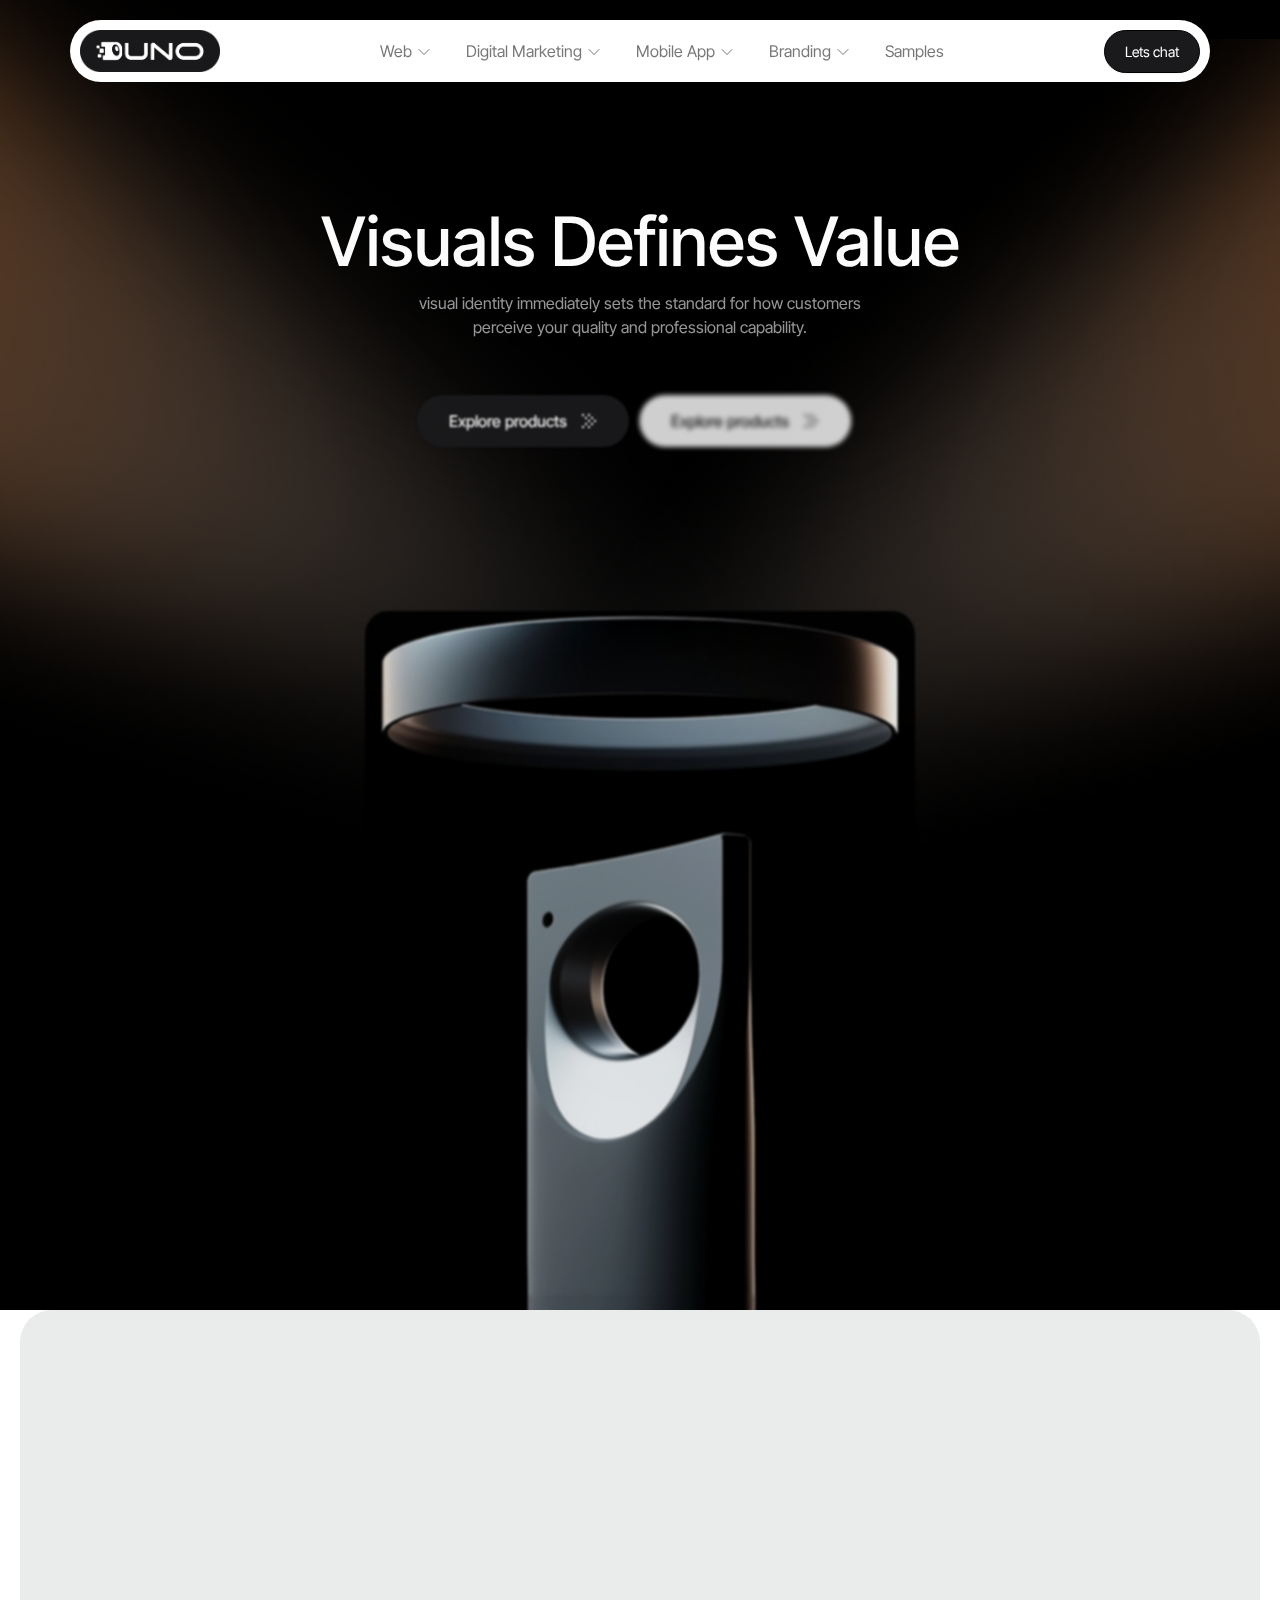
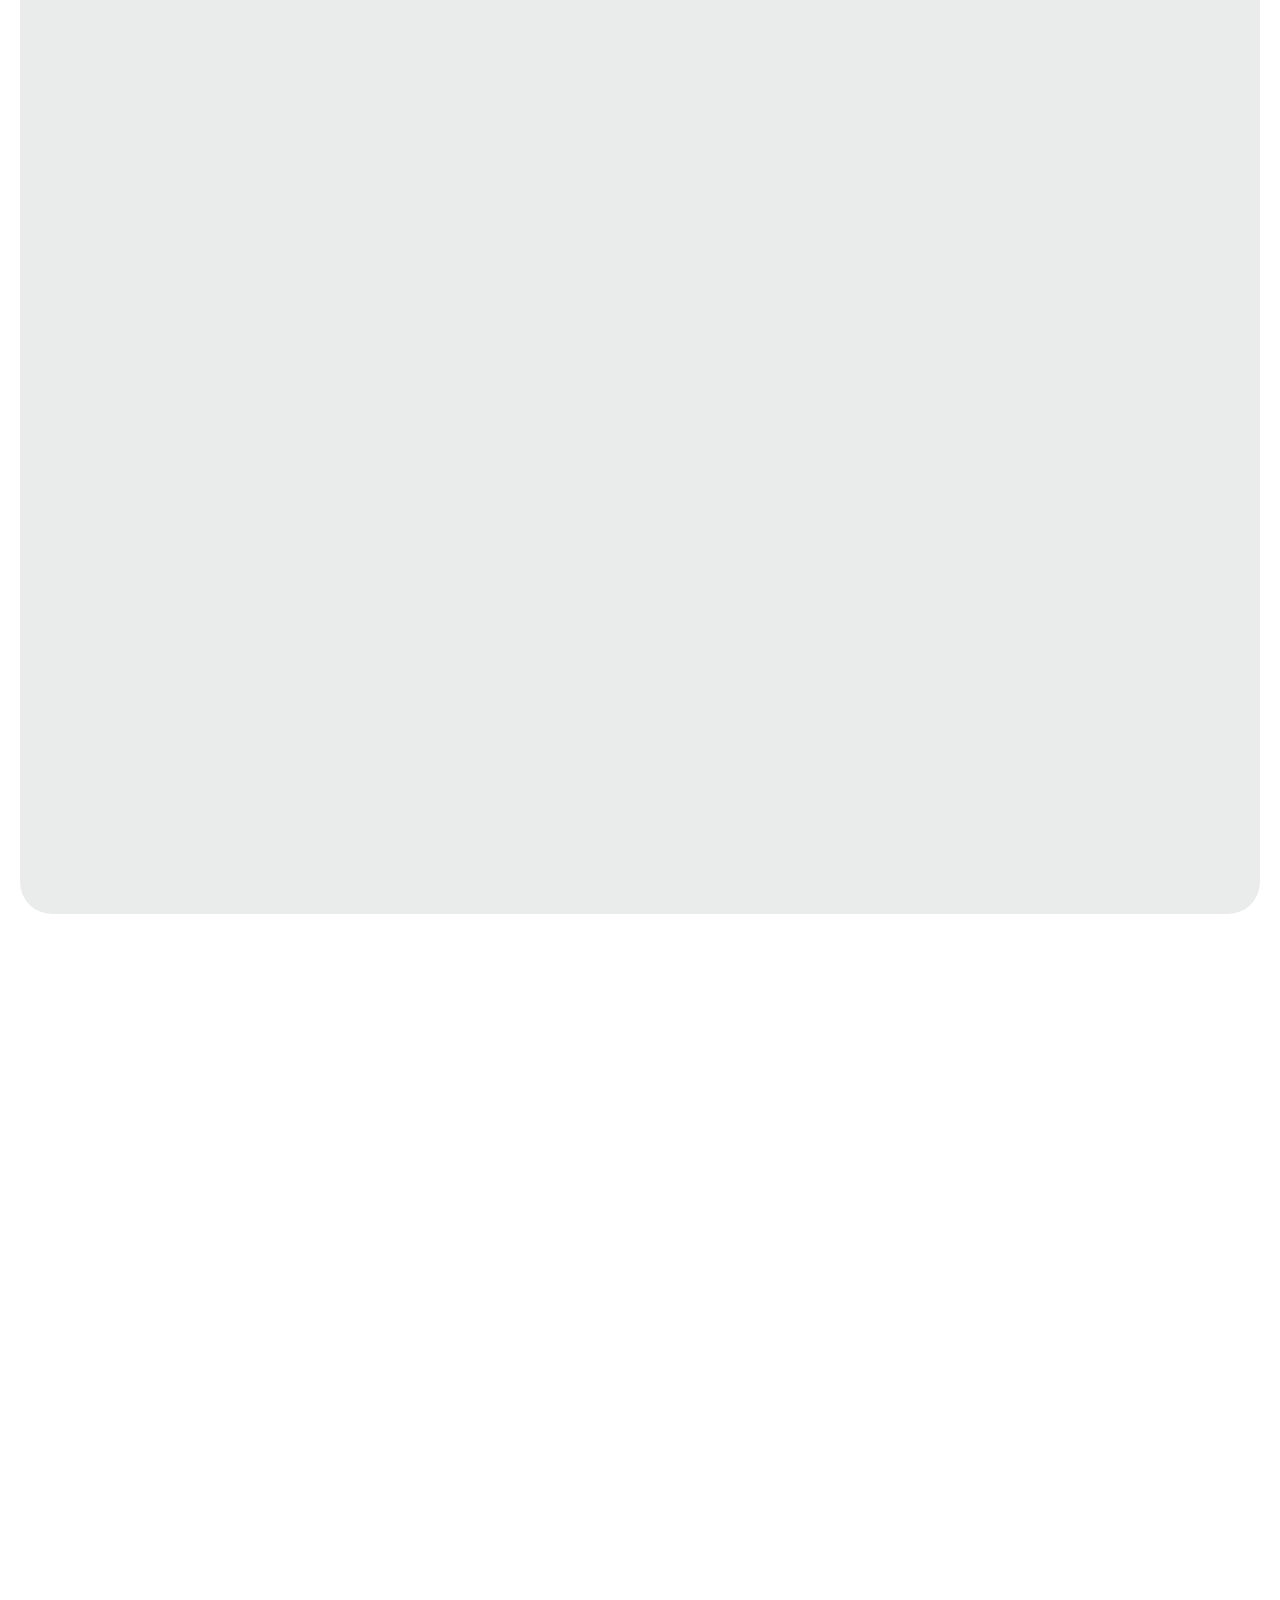
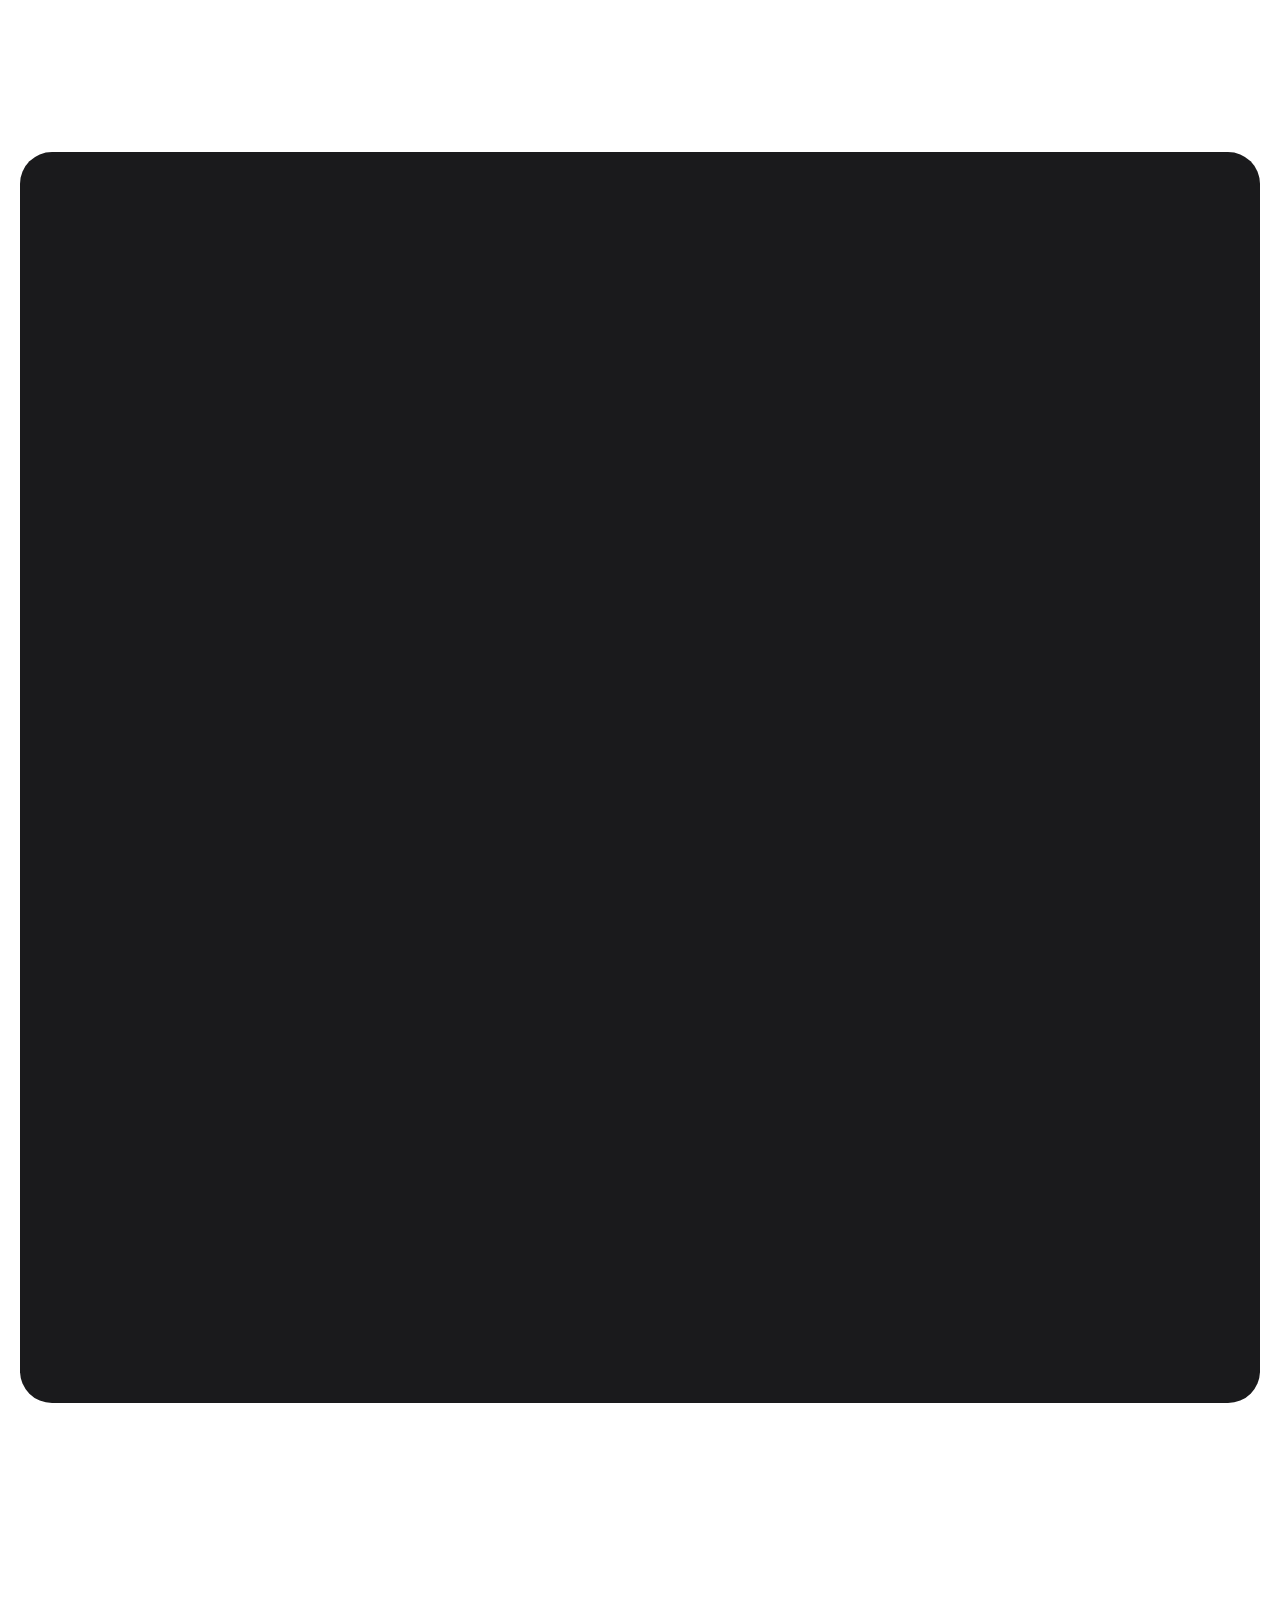
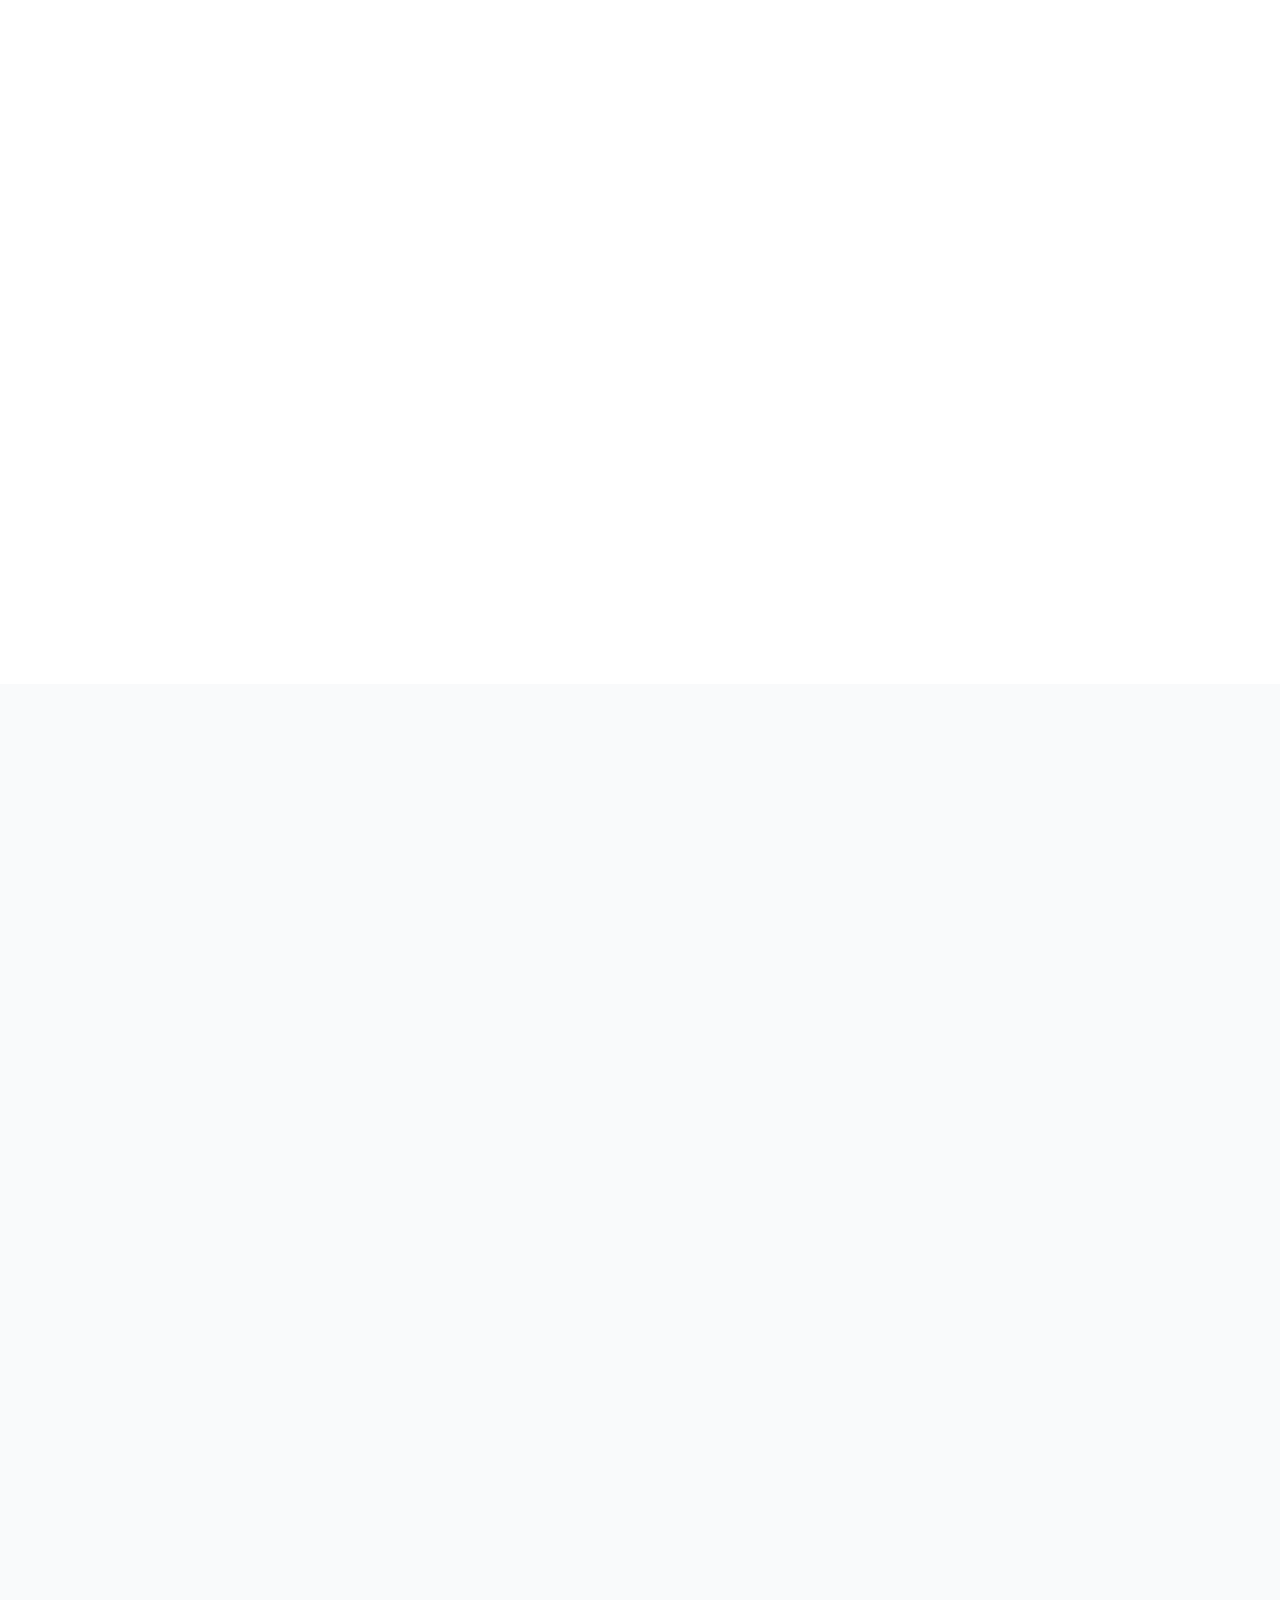
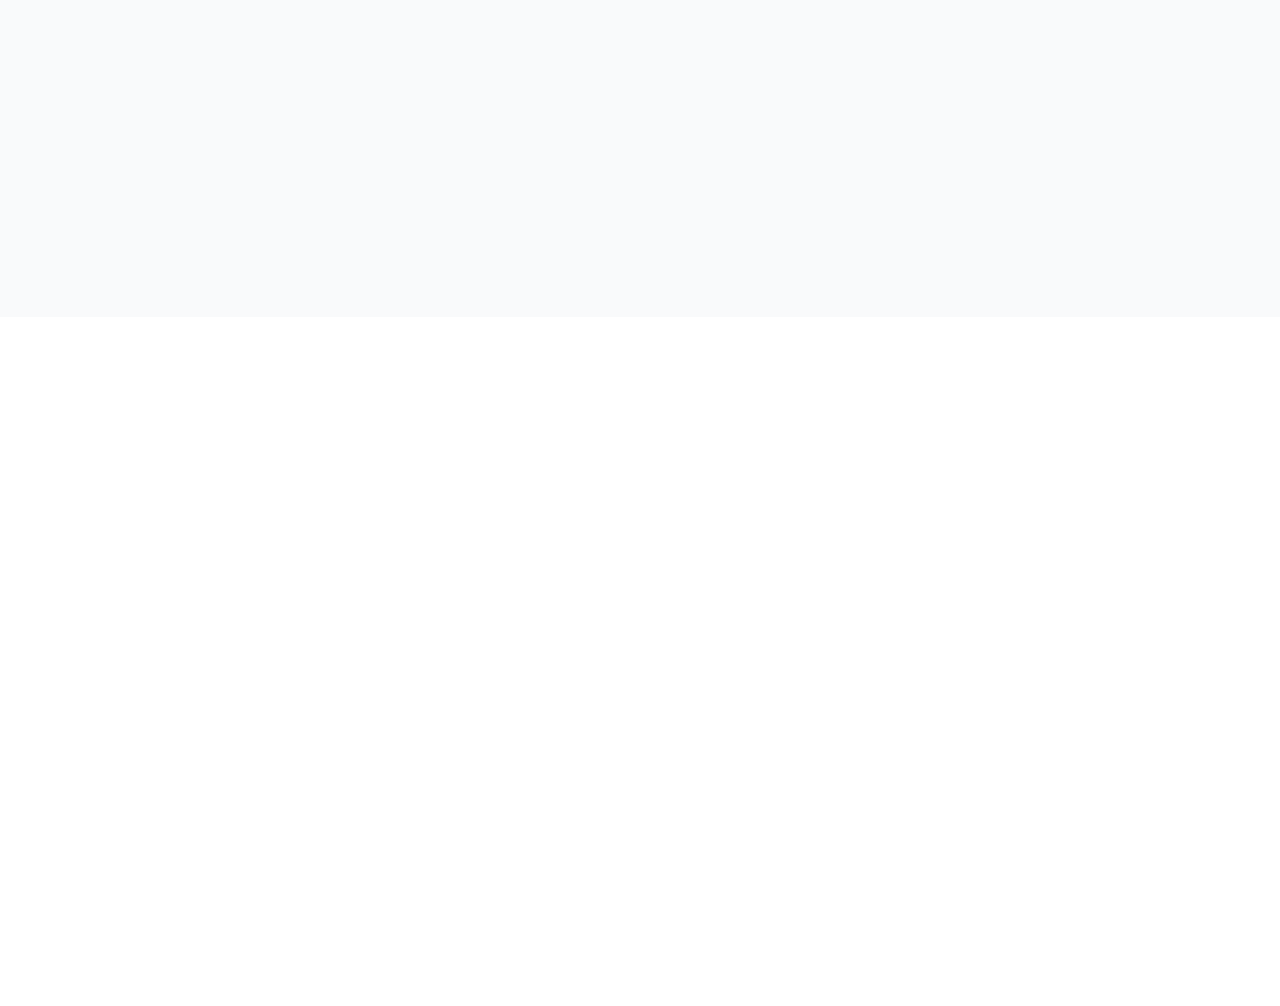
<file: ai-gadgets.html>
<!doctype html>
<html lang="en" data-force-theme="light" class="light">
  <head>
    <!-- =========================
Head links 
===========================-->

<meta charset="UTF-8" />
<meta name="viewport" content="width=device-width, initial-scale=1.0" />
<meta name="title" content="Nexsas - Software, SaaS & Startup Tailwind Template" />
<meta
  name="description"
  content="Nexsas - the ultimate collection of 35+ premium HTML templates for SaaS businesses and startups. Built with Tailwind CSS, featuring responsive design, authentication flows, pricing pages, and modern UI components. Perfect for web applications and digital products."
/>
<meta
  name="keywords"
  content="SaaS templates, HTML templates, Tailwind CSS templates, startup templates, web application templates, responsive design, authentication pages, pricing pages, modern UI, Nexsas, business templates, landing page templates, React templates"
/>
<meta name="author" content="Nexsas" />
<meta
  name="robots"
  content="index, follow, max-snippet:-1, max-image-preview:large, max-video-preview:-1"
/>
<meta name="googlebot" content="index, follow" />
<meta name="bingbot" content="index, follow" />

<meta name="language" content="English" />
<meta name="geo.region" content="US" />
<meta name="geo.placename" content="United States" />

<link rel="canonical" href="https://next-sass-html.vercel.app/" />

<!-- Additional SEO Meta Tags -->
<meta name="rating" content="General" />
<meta name="distribution" content="Global" />
<meta name="revisit-after" content="7 days" />
<meta name="expires" content="never" />

<!-- Open Graph / Facebook -->
<meta property="og:type" content="website" />
<meta property="og:url" content="https://next-sass-html.vercel.app/" />
<meta property="og:title" content="Nexsas - Software, SaaS & Startup Tailwind Template" />
<meta
  property="og:description"
  content="Nexsas - the ultimate collection of 40+ premium HTML templates for SaaS businesses and startups. Built with Tailwind CSS, featuring responsive design, authentication flows, pricing pages, and modern UI components."
/>
<meta
  property="og:image"
  content="https://images.prismic.io/staticmania/aPD-K55xUNkB2D2X_og-image.jpg"
/>
<meta property="og:image:width" content="1200" />
<meta property="og:image:height" content="630" />
<meta property="og:image:alt" content="Nexsas - Software, SaaS & Startup Tailwind Template" />
<meta property="og:site_name" content="Nexsas" />
<meta property="og:locale" content="en_US" />
<meta property="article:author" content="Nexsas" />
<meta property="article:publisher" content="Nexsas" />

<!-- Twitter -->
<meta name="twitter:card" content="summary_large_image" />
<meta name="twitter:site" content="@Nexsas" />
<meta name="twitter:creator" content="@Nexsas" />
<meta name="twitter:url" content="https://next-sass-html.vercel.app/" />
<meta name="twitter:title" content="Nexsas - Software, SaaS & Startup Tailwind Template" />
<meta
  name="twitter:description"
  content="Nexsas - the ultimate collection of 35+ premium HTML templates for SaaS businesses and startups. Built with Tailwind CSS, featuring responsive design, authentication flows, pricing pages, and modern UI components."
/>
<meta
  name="twitter:image"
  content="https://images.prismic.io/staticmania/aPD-K55xUNkB2D2X_og-image.jpg"
/>
<meta name="twitter:image:alt" content="Nexsas - Software, SaaS & Startup Tailwind Template" />

<!-- Additional SEO Meta Tags -->
<meta name="theme-color" content="#000000" />
<meta name="msapplication-TileColor" content="#000000" />
<meta name="mobile-web-app-capable" content="yes" />
<meta name="apple-mobile-web-app-status-bar-style" content="black-translucent" />
<meta name="apple-mobile-web-app-title" content="Nexsas" />
<meta name="application-name" content="Nexsas" />
<meta name="msapplication-tooltip" content="Nexsas - Software, SaaS & Startup Tailwind Template" />
<meta name="msapplication-starturl" content="/" />
<!-- Favicon and Icons -->
<link rel="icon" type="image/png" href="./favicon-96x96.png" sizes="96x96" />
<link rel="icon" type="image/svg+xml" href="./favicon.svg" />
<link rel="shortcut icon" href="./favicon.ico" />
<link rel="apple-touch-icon" sizes="180x180" href="./apple-touch-icon.png" />
<link rel="manifest" href="./site.webmanifest" />
<link rel="preconnect" href="https://fonts.googleapis.com" />
<link rel="preconnect" href="https://fonts.gstatic.com" crossorigin />
<link
  href="https://fonts.googleapis.com/css2?family=Inter+Tight:ital,wght@0,100..900;1,100..900&display=swap"
  rel="stylesheet"
/>

    <title>Branding & Identity Design</title>
    
    <link rel="stylesheet" href="./assets/main.css">
  </head>
  <body class="bg-white">
  <!-- =========================
Header
===========================-->
<header>
  <div
    class="header-one lp:!max-w-[1290px] border-stroke-6 dark:bg-background-9 fixed top-5 left-1/2 z-50 mx-auto flex w-full max-w-[350px] -translate-x-1/2 items-center justify-between rounded-full bg-white px-2.5 py-2.5 opacity-0 min-[425px]:max-w-[375px] min-[500px]:max-w-[450px] sm:max-w-[540px] md:max-w-[720px] lg:max-w-[960px] xl:max-w-[1140px] xl:py-0 dark:border"
    data-ns-animate
    data-direction="up"
    data-offset="100"
  >
    <div>
      <a href="./index.html">
        <span class="sr-only">Home</span>
        <figure class="hidden lg:block lg:max-w-[140px]">
          <img src="./images/shared/main-logo.svg" alt="Nexsas" class="dark:invert" />
        </figure>
        <figure class="block max-w-[44px] lg:hidden">
          <img src="./images/shared/logo.svg" alt="Nexsas" class="block w-full dark:hidden" />
          <img src="./images/shared/logo-dark.svg" alt="Nexsas" class="hidden w-full dark:block" />
        </figure>
      </a>
    </div>
    <nav class="hidden items-center xl:flex">
      <ul class="flex items-center">
        <li class="nav-item relative cursor-pointer py-2.5" data-menu="disabled">
          <a
            href="web-hosting.html"
            class="hover:border-stroke-2 dark:hover:border-stroke-7 text-tagline-1 text-secondary/60 hover:text-secondary dark:text-accent/60 dark:hover:text-accent {=$nav-item-class} flex items-center gap-1 rounded-full border border-transparent px-4 py-2 font-normal transition-all duration-200"
          >
            <span>Web</span>
            <span class="nav-arrow block origin-center translate-y-px transition-all duration-300">
              <svg
                xmlns="http://www.w3.org/2000/svg"
                fill="none"
                viewBox="0 0 24 24"
                stroke-width="1.5"
                stroke="currentColor"
                class="size-4"
              >
                <path
                  stroke-linecap="round"
                  stroke-linejoin="round"
                  d="m19.5 8.25-7.5 7.5-7.5-7.5"
                />
              </svg>
            </span>
          </a>
          <div>
  <div
    class="dropdown-menu-bridge absolute left-1/2 -translate-x-1/2 top-full w-full h-3 z-40 min-w-[692px] pointer-events-none bg-transparent opacity-0"
  ></div>
  <div
    id="company-mega-menu"
    class="dropdown-menu absolute left-1/2 -translate-x-1/2 top-full mt-2 pointer-events-none transition-all duration-300 opacity-0 md:w-[692px] w-full bg-white dark:bg-background-6 z-50 rounded-[20px] p-4 border border-stroke-1 dark:border-background-7 flex items-start md:gap-x-8 gap-y-6"
  >
    <ul class="space-y-2 md:max-w-[284px] w-full">
      <li>
        <a
          href="./digital-marketing-about.html"
          class="p-3 rounded-[10px] flex items-start gap-3 transition-all duration-300 relative group"
        >
          <div
  class="absolute left-1/2 top-1/2 -translate-x-1/2 -translate-y-1/2 w-full h-full bg-background-3 dark:bg-background-7 opacity-0 group-hover:opacity-100 rounded-[10px] z-0 transition-all duration-400 {=$class}"
></div>

          <div class="mt-1 relative z-10">
            <svg xmlns="http://www.w3.org/2000/svg" width="20" height="20" viewBox="0 0 20 20" fill="none">
  <path
    d="M10.0003 18.3334C14.6027 18.3334 18.3337 14.6024 18.3337 10C18.3337 5.39765 14.6027 1.66669 10.0003 1.66669C5.39795 1.66669 1.66699 5.39765 1.66699 10C1.66699 14.6024 5.39795 18.3334 10.0003 18.3334Z"
    class="stroke-secondary dark:stroke-accent {=$class}"
    stroke-linecap="round"
    stroke-linejoin="round"
  />
  <path
    d="M10 13.3333H10.0083"
    class="stroke-secondary dark:stroke-accent {=$class}"
    stroke-linecap="round"
    stroke-linejoin="round"
  />
  <path
    d="M10 6.66669V10"
    class="stroke-secondary dark:stroke-accent {=$class}"
    stroke-linecap="round"
    stroke-linejoin="round"
  />
</svg>

          </div>
          <div class="relative z-10 space-y-0.5">
            <p class="text-tagline-1 font-normal text-secondary dark:text-accent">About Us</p>
            <p class="text-tagline-3 font-normal text-secondary/60 dark:text-accent/60">
              Learn about our mission, values, and dedicated team
            </p>
          </div>
        </a>
      </li>
      <li>
        <a
          href="./digital-marketing-services.html"
          class="p-3 rounded-[10px] flex items-start gap-3 transition-all duration-300 relative group"
        >
          <div
  class="absolute left-1/2 top-1/2 -translate-x-1/2 -translate-y-1/2 w-full h-full bg-background-3 dark:bg-background-7 opacity-0 group-hover:opacity-100 rounded-[10px] z-0 transition-all duration-400 {=$class}"
></div>

          <div class="mt-1 relative z-10">
            <svg xmlns="http://www.w3.org/2000/svg" width="20" height="20" viewBox="0 0 20 20" fill="none">
  <path
    d="M10 13.75C12.0711 13.75 13.75 12.0711 13.75 10C13.75 7.92893 12.0711 6.25 10 6.25C7.92893 6.25 6.25 7.92893 6.25 10C6.25 12.0711 7.92893 13.75 10 13.75Z"
    class="stroke-secondary dark:stroke-accent {=$class}"
    stroke-linecap="round"
    stroke-linejoin="round"
  />
  <path
    d="M9.59975 3.4495L8.12557 2.34419C8.04647 2.28469 7.95437 2.24484 7.85685 2.22792C7.75933 2.211 7.65918 2.2175 7.56467 2.24688C7.1081 2.38985 6.66515 2.57312 6.24103 2.79452C6.15323 2.84057 6.07765 2.90685 6.02051 2.98787C5.96338 3.06889 5.92633 3.16233 5.91242 3.26049L5.65182 5.08478C5.55248 5.17284 5.45523 5.26442 5.36007 5.35953C5.26493 5.45467 5.17332 5.55195 5.08525 5.65136L5.08521 5.65139L3.26124 5.91223C3.16324 5.92608 3.06993 5.96303 2.98901 6.02002C2.90809 6.07702 2.84187 6.15242 2.79581 6.24003C2.57407 6.66397 2.39044 7.10678 2.2471 7.56323C2.21759 7.65787 2.211 7.75818 2.22789 7.85587C2.24478 7.95356 2.28466 8.04584 2.34423 8.12508L3.44993 9.59932C3.44195 9.73182 3.43794 9.86535 3.4379 9.9999C3.4379 10.1344 3.44191 10.268 3.44993 10.4006L3.44993 10.4006L2.34462 11.8748C2.28512 11.9539 2.24527 12.046 2.22835 12.1435C2.21143 12.241 2.21793 12.3412 2.2473 12.4357C2.39028 12.8923 2.57355 13.3352 2.79495 13.7593C2.841 13.8471 2.90727 13.9227 2.98829 13.9799C3.06931 14.037 3.16276 14.074 3.26092 14.088L5.08521 14.3486C5.17326 14.4479 5.26484 14.5451 5.35996 14.6403C5.45509 14.7354 5.55237 14.827 5.65179 14.9151L5.65182 14.9152L5.91265 16.7391C5.92651 16.8371 5.96345 16.9304 6.02045 17.0114C6.07744 17.0923 6.15285 17.1585 6.24046 17.2046C6.66439 17.4263 7.1072 17.6099 7.56365 17.7533C7.6583 17.7828 7.7586 17.7894 7.8563 17.7725C7.95399 17.7556 8.04626 17.7157 8.1255 17.6561L9.59974 16.5504C9.73225 16.5584 9.86577 16.5624 10.0003 16.5625C10.1349 16.5625 10.2684 16.5585 10.401 16.5504L10.4011 16.5504L11.8752 17.6558C11.9543 17.7153 12.0464 17.7551 12.144 17.772C12.2415 17.7889 12.3416 17.7824 12.4361 17.7531C12.8927 17.6101 13.3357 17.4268 13.7598 17.2054C13.8476 17.1594 13.9232 17.0931 13.9803 17.0121C14.0374 16.9311 14.0745 16.8376 14.0884 16.7395L14.349 14.9152C14.4483 14.8271 14.5456 14.7355 14.6407 14.6404C14.7359 14.5453 14.8275 14.448 14.9156 14.3486L14.9156 14.3486L16.7396 14.0877C16.8376 14.0739 16.9309 14.0369 17.0118 13.9799C17.0927 13.9229 17.1589 13.8475 17.205 13.7599C17.4267 13.336 17.6104 12.8932 17.7537 12.4367C17.7832 12.3421 17.7898 12.2418 17.7729 12.1441C17.756 12.0464 17.7161 11.9541 17.6566 11.8749L16.5509 10.4006C16.5589 10.2681 16.5629 10.1346 16.5629 10.0001C16.5629 9.86551 16.5589 9.73195 16.5509 9.59937L16.5509 9.59932L17.6562 8.12514C17.7157 8.04605 17.7555 7.95394 17.7725 7.85642C17.7894 7.7589 17.7829 7.65876 17.7535 7.56424C17.6105 7.10767 17.4273 6.66472 17.2059 6.2406C17.1598 6.15281 17.0935 6.07722 17.0125 6.02008C16.9315 5.96295 16.838 5.9259 16.7399 5.91199L14.9156 5.65139C14.8275 5.55206 14.736 5.45481 14.6408 5.35964C14.5457 5.2645 14.4484 5.1729 14.349 5.08482L14.349 5.08478L14.0881 3.26082C14.0743 3.16281 14.0373 3.06951 13.9804 2.98858C13.9234 2.90766 13.848 2.84144 13.7603 2.79539C13.3364 2.57364 12.8936 2.39002 12.4371 2.24668C12.3425 2.21716 12.2422 2.21057 12.1445 2.22746C12.0468 2.24435 11.9545 2.28423 11.8753 2.34381L10.4011 3.4495C10.2685 3.44152 10.135 3.43751 10.0005 3.43747C9.86593 3.43747 9.73237 3.44148 9.5998 3.4495L9.59975 3.4495Z"
    class="stroke-secondary dark:stroke-accent {=$class}"
    stroke-linecap="round"
    stroke-linejoin="round"
  />
</svg>

          </div>
          <div class="relative z-10 space-y-0.5">
            <p class="text-tagline-1 font-normal text-secondary dark:text-accent">Our Services</p>
            <p class="text-tagline-3 font-normal text-secondary/60 dark:text-accent/60">
              Explore our comprehensive marketing solutions
            </p>
          </div>
        </a>
      </li>
      <li>
        <a
          href="./digital-marketing-features.html"
          class="p-3 rounded-[10px] flex items-start gap-3 transition-all duration-300 relative group"
        >
          <div
  class="absolute left-1/2 top-1/2 -translate-x-1/2 -translate-y-1/2 w-full h-full bg-background-3 dark:bg-background-7 opacity-0 group-hover:opacity-100 rounded-[10px] z-0 transition-all duration-400 {=$class}"
></div>

          <div class="mt-1 relative z-10">
            <svg xmlns="http://www.w3.org/2000/svg" width="20" height="20" viewBox="0 0 20 20" fill="none">
  <path
    d="M10.0003 1.66669L12.5753 6.88335L18.3337 7.72502L14.167 11.7834L15.1503 17.5167L10.0003 14.8084L4.85033 17.5167L5.83366 11.7834L1.66699 7.72502L7.42533 6.88335L10.0003 1.66669Z"
    class="stroke-secondary dark:stroke-accent {=$class}"
    stroke-linecap="round"
    stroke-linejoin="round"
  />
</svg>

          </div>
          <div class="relative z-10 space-y-0.5">
            <p class="text-tagline-1 font-normal text-secondary dark:text-accent">
              Product Features
            </p>
            <p class="text-tagline-3 font-normal text-secondary/60 dark:text-accent/60">
              Discover powerful marketing tools and capabilities
            </p>
          </div>
        </a>
      </li>
      <li>
        <a
          href="./digital-marketing-blog.html"
          class="p-3 rounded-[10px] flex items-start gap-3 transition-all duration-300 relative group"
        >
          <div
  class="absolute left-1/2 top-1/2 -translate-x-1/2 -translate-y-1/2 w-full h-full bg-background-3 dark:bg-background-7 opacity-0 group-hover:opacity-100 rounded-[10px] z-0 transition-all duration-400 {=$class}"
></div>

          <div class="mt-1 relative z-10">
            <svg xmlns="http://www.w3.org/2000/svg" width="16" height="16" viewBox="0 0 16 16" fill="none">
  <path
    d="M4.875 14.6161H1.125C0.95924 14.6161 0.800269 14.5503 0.683058 14.4331C0.565848 14.3159 0.5 14.1569 0.5 13.9911V10.5C0.5 10.4179 0.516166 10.3367 0.547575 10.2608C0.578984 10.185 0.625022 10.1161 0.683059 10.0581L10.0581 0.683058C10.1753 0.565848 10.3342 0.5 10.5 0.5C10.6658 0.5 10.8247 0.565848 10.9419 0.683058L14.4331 4.17418C14.5503 4.29139 14.6161 4.45036 14.6161 4.61612C14.6161 4.78188 14.5503 4.94085 14.4331 5.05806L4.875 14.6161Z"
    class="stroke-secondary dark:stroke-accent {=$class}"
    stroke-linecap="round"
    stroke-linejoin="round"
  />
  <path
    d="M8 2.74109L12.375 7.11609"
    class="stroke-secondary dark:stroke-accent {=$class}"
    stroke-linecap="round"
    stroke-linejoin="round"
  />
</svg>

          </div>
          <div class="relative z-10 space-y-0.5">
            <p class="text-tagline-1 font-normal text-secondary dark:text-accent">Blog & News</p>
            <p class="text-tagline-3 font-normal text-secondary/60 dark:text-accent/60">
              Stay updated with latest articles and insights
            </p>
          </div>
        </a>
      </li>
    </ul>
    <figure class="flex-1 space-y-3">
      <p class="text-tagline-2 font-medium text-secondary/60 dark:text-accent/60">What's New</p>
      <a href="./digital-marketing-blog-details.html" class="block">
        <figure
          class="overflow-hidden rounded-[14px] max-w-full w-full min-h-[272px] relative group"
        >
          <img
            src="./images/ns-img-419.jpg"
            alt="What's New"
            class="w-full h-full object-cover rounded-[14px] group-hover:scale-105 transition-all duration-500 ease-in-out"
          />
          <div
            class="absolute group-hover:top-5 group-hover:left-5 top-4 left-4 size-full space-y-1 transition-all duration-500 ease-in-out"
          >
            <p class="text-white text-tagline-1 font-medium">Digital Marketing</p>
            <p class="text-white/60 max-w-[212px] w-full text-tagline-3 font-normal">
              Digital Marketing is a platform that helps you grow your business online.
            </p>
          </div>
        </figure>
      </a>
    </figure>
  </div>
</div>


        </li>
        <li class="nav-item relative cursor-pointer py-2.5" data-menu="disabled">
          <a
            href="ai-agency.html"
            class="hover:border-stroke-2 dark:hover:border-stroke-7 text-tagline-1 text-secondary/60 hover:text-secondary dark:text-accent/60 dark:hover:text-accent {=$nav-item-class} flex items-center gap-1 rounded-full border border-transparent px-4 py-2 font-normal transition-all duration-200"
          >
            <span>Digital Marketing</span>
            <span class="nav-arrow block origin-center translate-y-px transition-all duration-300">
              <svg
                xmlns="http://www.w3.org/2000/svg"
                fill="none"
                viewBox="0 0 24 24"
                stroke-width="1.5"
                stroke="currentColor"
                class="size-4"
              >
                <path
                  stroke-linecap="round"
                  stroke-linejoin="round"
                  d="m19.5 8.25-7.5 7.5-7.5-7.5"
                />
              </svg>
            </span>
          </a>
          <div>
  <div
    class="dropdown-menu-bridge absolute left-1/2 -translate-x-1/2 top-full w-full h-3 z-40 min-w-[320px] pointer-events-none bg-transparent opacity-0"
  ></div>

  <ul
    id="partnership-dropdown-menu"
    class="dropdown-menu mt-2 w-[320px] rounded-[20px] p-2 bg-white dark:bg-background-6 shadow-14 absolute left-1/2 -translate-x-1/2 top-full z-50 pointer-events-none transition-all duration-300 opacity-0 border border-stroke-1 dark:border-background-7"
  >
    <li>
      <a
        href="./digital-marketing-affiliates.html"
        class="p-3 rounded-2xl flex items-start gap-3 transition-all duration-300 relative group"
      >
        <div
  class="absolute left-1/2 top-1/2 -translate-x-1/2 -translate-y-1/2 w-full h-full bg-background-3 dark:bg-background-7 opacity-0 group-hover:opacity-100 rounded-[10px] z-0 transition-all duration-400 {=$class}"
></div>

        <div
          class="size-11 p-3 rounded-[10px] bg-white dark:bg-background-6 relative z-10 shadow-14 border border-stroke-1 dark:border-background-7 flex items-center justify-center"
        >
          <svg xmlns="http://www.w3.org/2000/svg" width="20" height="14" viewBox="0 0 20 14" fill="none">
  <path
    d="M18.4574 5.59968L16.5264 6.56521L14.0264 1.77755L15.9771 0.80219C16.1237 0.728911 16.2931 0.716117 16.449 0.766565C16.6049 0.817013 16.7348 0.926666 16.8106 1.07191L18.7319 4.75137C18.7704 4.82494 18.7937 4.90543 18.8007 4.98814C18.8077 5.07084 18.7981 5.15411 18.7726 5.23308C18.747 5.31205 18.706 5.38514 18.6519 5.44808C18.5978 5.51102 18.5317 5.56256 18.4574 5.59968V5.59968Z"
    class="stroke-secondary dark:stroke-accent {=$class}"
    stroke-linecap="round"
    stroke-linejoin="round"
  />
  <path
    d="M2.77656 6.48147L0.845492 5.51594C0.771253 5.47882 0.705152 5.42729 0.651046 5.36434C0.59694 5.3014 0.555912 5.22831 0.530358 5.14934C0.504804 5.07038 0.495236 4.98711 0.502211 4.9044C0.509186 4.82169 0.532565 4.7412 0.570984 4.66763L2.49231 0.988176C2.56815 0.842928 2.698 0.733274 2.8539 0.682826C3.0098 0.632377 3.17927 0.64517 3.32583 0.718449L5.27656 1.69381L2.77656 6.48147Z"
    class="stroke-secondary dark:stroke-accent {=$class}"
    stroke-linecap="round"
    stroke-linejoin="round"
  />
  <path
    d="M16.5264 6.56524L15.2764 8.02758L12.4016 10.9024C12.3253 10.9787 12.2305 11.0339 12.1265 11.0627C12.0225 11.0915 11.9128 11.0929 11.8081 11.0668L7.28018 9.93478C7.19525 9.91355 7.11573 9.87472 7.04677 9.82079L2.77637 6.48151"
    class="stroke-secondary dark:stroke-accent {=$class}"
    stroke-linecap="round"
    stroke-linejoin="round"
  />
  <path
    d="M15.277 8.02759L11.8395 5.52759L10.8395 6.27759C10.4068 6.60214 9.88044 6.77759 9.33951 6.77759C8.79859 6.77759 8.27225 6.60214 7.83951 6.27759L7.41602 5.95997C7.34438 5.90624 7.28512 5.83775 7.24226 5.75913C7.1994 5.68051 7.17394 5.59359 7.16759 5.50427C7.16124 5.41495 7.17416 5.32531 7.20547 5.24142C7.23678 5.15753 7.28576 5.08134 7.34907 5.01803L10.4065 1.96065C10.4645 1.90261 10.5334 1.85657 10.6092 1.82516C10.685 1.79375 10.7663 1.77759 10.8484 1.77759H14.027"
    class="stroke-secondary dark:stroke-accent {=$class}"
    stroke-linecap="round"
    stroke-linejoin="round"
  />
  <path
    d="M5.32129 1.69385L9.33066 0.524979C9.47389 0.483224 9.62732 0.494078 9.76324 0.555579L12.4639 1.77758"
    class="stroke-secondary dark:stroke-accent {=$class}"
    stroke-linecap="round"
    stroke-linejoin="round"
  />
  <path
    d="M8.40137 12.7151L6.04672 12.1264C5.95117 12.1025 5.86262 12.0564 5.78829 11.9918L4.02637 10.4603"
    class="stroke-secondary dark:stroke-accent {=$class}"
    stroke-linecap="round"
    stroke-linejoin="round"
  />
</svg>

        </div>
        <div class="relative z-10">
          <p class="text-tagline-1 font-normal text-secondary dark:text-accent">Affiliate</p>
          <p class="text-tagline-2 font-normal text-secondary/60 dark:text-accent/60">
            Join affiliates
          </p>
        </div>
      </a>
    </li>
    <li>
      <a
        href="./digital-marketing-referral-program.html"
        class="p-3 rounded-2xl flex items-start gap-3 transition-all duration-300 relative group"
      >
        <div
  class="absolute left-1/2 top-1/2 -translate-x-1/2 -translate-y-1/2 w-full h-full bg-background-3 dark:bg-background-7 opacity-0 group-hover:opacity-100 rounded-[10px] z-0 transition-all duration-400 {=$class}"
></div>

        <div
          class="size-11 p-3 rounded-[10px] bg-white dark:bg-background-6 relative z-10 shadow-14 border border-stroke-1 dark:border-background-7 flex items-center justify-center"
        >
          <svg xmlns="http://www.w3.org/2000/svg" width="16" height="14" viewBox="0 0 16 14" fill="none">
  <path
    d="M11.75 8L15.5 4.25L11.75 0.5"
    class="stroke-secondary dark:stroke-accent {=$class}"
    stroke-linecap="round"
    stroke-linejoin="round"
  />
  <path
    d="M13 13H1.125C0.95924 13 0.800269 12.9342 0.683058 12.8169C0.565848 12.6997 0.5 12.5408 0.5 12.375V3"
    class="stroke-secondary dark:stroke-accent {=$class}"
    stroke-linecap="round"
    stroke-linejoin="round"
  />
  <path
    d="M3.86133 9.87497C4.27758 8.26502 5.21687 6.83895 6.53164 5.82081C7.8464 4.80266 9.46214 4.25013 11.125 4.25H15.5"
    class="stroke-secondary dark:stroke-accent {=$class}"
    stroke-linecap="round"
    stroke-linejoin="round"
  />
</svg>

        </div>
        <div class="relative z-10">
          <p class="text-tagline-1 font-normal text-secondary dark:text-accent">Referral</p>
          <p class="text-tagline-2 font-normal text-secondary/60 dark:text-accent/60">
            Invite friends
          </p>
        </div>
      </a>
    </li>
    <li>
      <a
        href="./digital-marketing-login.html"
        class="p-3 rounded-2xl flex items-start gap-3 transition-all duration-300 relative group"
      >
        <div
  class="absolute left-1/2 top-1/2 -translate-x-1/2 -translate-y-1/2 w-full h-full bg-background-3 dark:bg-background-7 opacity-0 group-hover:opacity-100 rounded-[10px] z-0 transition-all duration-400 {=$class}"
></div>

        <div
          class="size-11 p-3 rounded-[10px] bg-white dark:bg-background-6 relative z-10 shadow-14 border border-stroke-1 dark:border-background-7 flex items-center justify-center"
        >
          <svg xmlns="http://www.w3.org/2000/svg" width="17" height="17" viewBox="0 0 17 17" fill="none">
  <path
    d="M5.27861 8.21139C4.79681 7.00965 4.74472 5.67841 5.13115 4.44269C5.51757 3.20698 6.3188 2.14259 7.39941 1.42943C8.48002 0.716267 9.77372 0.398085 11.0618 0.528665C12.35 0.659244 13.5535 1.23057 14.469 2.14608C15.3845 3.06159 15.9558 4.26513 16.0864 5.55325C16.217 6.84137 15.8988 8.13508 15.1856 9.21568C14.4725 10.2963 13.4081 11.0975 12.1724 11.4839C10.9367 11.8704 9.60542 11.8183 8.40368 11.3365L8.40373 11.3364L7.375 12.3651H5.5V14.2401H3.625V16.1151H0.5V12.9901L5.27875 8.21133L5.27861 8.21139Z"
    class="stroke-secondary dark:stroke-accent {=$class}"
    stroke-linecap="round"
    stroke-linejoin="round"
  />
  <path
    opacity="0.5"
    d="M12.0625 4.86505C12.2351 4.86505 12.375 4.72514 12.375 4.55255C12.375 4.37996 12.2351 4.24005 12.0625 4.24005C11.8899 4.24005 11.75 4.37996 11.75 4.55255C11.75 4.72514 11.8899 4.86505 12.0625 4.86505Z"
    class="stroke-secondary dark:stroke-accent {=$class}"
    stroke-linecap="round"
    stroke-linejoin="round"
  />
  <path
    d="M12.0625 5.49005C12.5803 5.49005 13 5.07032 13 4.55255C13 4.03478 12.5803 3.61505 12.0625 3.61505C11.5447 3.61505 11.125 4.03478 11.125 4.55255C11.125 5.07032 11.5447 5.49005 12.0625 5.49005Z"
    class="fill-secondary dark:fill-accent {=$class}"
  />
</svg>

        </div>
        <div class="relative z-10">
          <p class="text-tagline-1 font-normal text-secondary dark:text-accent">Login</p>
          <p class="text-tagline-2 font-normal text-secondary/60 dark:text-accent/60">
            Access workspace
          </p>
        </div>
      </a>
    </li>
    <li>
      <a
        href="./digital-marketing-signup.html"
        class="p-3 rounded-2xl flex items-start gap-3 transition-all duration-300 relative group"
      >
        <div
  class="absolute left-1/2 top-1/2 -translate-x-1/2 -translate-y-1/2 w-full h-full bg-background-3 dark:bg-background-7 opacity-0 group-hover:opacity-100 rounded-[10px] z-0 transition-all duration-400 {=$class}"
></div>

        <div
          class="size-11 p-3 rounded-[10px] bg-white dark:bg-background-6 relative z-10 shadow-14 border border-stroke-1 dark:border-background-7 flex items-center justify-center"
        >
          <svg xmlns="http://www.w3.org/2000/svg" width="17" height="16" viewBox="0 0 17 16" fill="none">
  <path
    d="M8.0791 10.5C10.8405 10.5 13.0791 8.26142 13.0791 5.5C13.0791 2.73858 10.8405 0.5 8.0791 0.5C5.31768 0.5 3.0791 2.73858 3.0791 5.5C3.0791 8.26142 5.31768 10.5 8.0791 10.5Z"
    class="stroke-secondary dark:stroke-accent {=$class}"
    stroke-miterlimit="10"
  />
  <path
    d="M0.5 14.8743C1.26841 13.5442 2.37329 12.4398 3.70366 11.672C5.03403 10.9042 6.54303 10.5 8.07907 10.5C9.61512 10.5 11.1241 10.9043 12.4545 11.6721C13.7848 12.44 14.8897 13.5444 15.6581 14.8744"
    class="stroke-secondary dark:stroke-accent {=$class}"
    stroke-linecap="round"
    stroke-linejoin="round"
  />
</svg>

        </div>
        <div class="relative z-10">
          <p class="text-tagline-1 font-normal text-secondary dark:text-accent">Create Account</p>
          <p class="text-tagline-2 font-normal text-secondary/60 dark:text-accent/60">
            Get started now
          </p>
        </div>
      </a>
    </li>
    <li>
      <a
        href="./digital-marketing-download.html"
        class="p-3 rounded-2xl flex items-start gap-3 transition-all duration-300 relative group"
      >
        <div
  class="absolute left-1/2 top-1/2 -translate-x-1/2 -translate-y-1/2 w-full h-full bg-background-3 dark:bg-background-7 opacity-0 group-hover:opacity-100 rounded-[10px] z-0 transition-all duration-400 {=$class}"
></div>

        <div
          class="size-11 p-3 rounded-[10px] bg-white dark:bg-background-6 relative z-10 shadow-14 border border-stroke-1 dark:border-background-7 flex items-center justify-center"
        >
          <svg xmlns="http://www.w3.org/2000/svg" width="20" height="20" viewBox="0 0 20 20" fill="none">
  <path
    d="M17.5 12.5V15.8333C17.5 16.2754 17.3244 16.6993 17.0118 17.0118C16.6993 17.3244 16.2754 17.5 15.8333 17.5H4.16667C3.72464 17.5 3.30072 17.3244 2.98816 17.0118C2.67559 16.6993 2.5 16.2754 2.5 15.8333V12.5"
    class="stroke-secondary dark:stroke-accent {=$class}"
    stroke-linecap="round"
    stroke-linejoin="round"
  />
  <path
    d="M5.83301 8.33331L9.99967 12.5L14.1663 8.33331"
    class="stroke-secondary dark:stroke-accent {=$class}"
    stroke-linecap="round"
    stroke-linejoin="round"
  />
  <path
    d="M10 12.5V2.5"
    class="stroke-secondary dark:stroke-accent {=$class}"
    stroke-linecap="round"
    stroke-linejoin="round"
  />
</svg>

        </div>
        <div class="relative z-10">
          <p class="text-tagline-1 font-normal text-secondary dark:text-accent">Download</p>
          <p class="text-tagline-2 font-normal text-secondary/60 dark:text-accent/60">
            Download software
          </p>
        </div>
      </a>
    </li>
    <li>
      <a
        href="./digital-marketing-integration.html"
        class="p-3 rounded-2xl flex items-start gap-3 transition-all duration-300 relative group"
      >
        <div
  class="absolute left-1/2 top-1/2 -translate-x-1/2 -translate-y-1/2 w-full h-full bg-background-3 dark:bg-background-7 opacity-0 group-hover:opacity-100 rounded-[10px] z-0 transition-all duration-400 {=$class}"
></div>

        <div
          class="size-11 p-3 rounded-[10px] bg-white dark:bg-background-6 relative z-10 shadow-14 border border-stroke-1 dark:border-background-7 flex items-center justify-center"
        >
          <svg xmlns="http://www.w3.org/2000/svg" width="20" height="20" viewBox="0 0 20 20" fill="none">
  <path
    d="M8.33301 10.8333C8.69088 11.3118 9.14747 11.7077 9.6718 11.9941C10.1961 12.2806 10.7759 12.4509 11.3719 12.4936C11.9678 12.5363 12.566 12.4503 13.1258 12.2415C13.6856 12.0327 14.1939 11.7059 14.6163 11.2833L17.1163 8.78335C17.8753 7.9975 18.2953 6.94499 18.2858 5.85251C18.2763 4.76002 17.8381 3.71497 17.0656 2.94243C16.2931 2.1699 15.248 1.7317 14.1555 1.7222C13.063 1.71271 12.0105 2.13269 11.2247 2.89168L9.79134 4.31668"
    class="stroke-secondary dark:stroke-accent {=$class}"
    stroke-linecap="round"
    stroke-linejoin="round"
  />
  <path
    d="M11.6668 9.16665C11.309 8.68821 10.8524 8.29233 10.328 8.00587C9.80371 7.7194 9.22391 7.54905 8.62796 7.50637C8.03201 7.46369 7.43384 7.54968 6.87405 7.7585C6.31425 7.96732 5.8059 8.29409 5.3835 8.71665L2.8835 11.2167C2.12451 12.0025 1.70453 13.055 1.71402 14.1475C1.72352 15.24 2.16172 16.285 2.93426 17.0576C3.70679 17.8301 4.75184 18.2683 5.84433 18.2778C6.93681 18.2873 7.98932 17.8673 8.77517 17.1083L10.2002 15.6833"
    class="stroke-secondary dark:stroke-accent {=$class}"
    stroke-linecap="round"
    stroke-linejoin="round"
  />
</svg>

        </div>
        <div class="relative z-10">
          <p class="text-tagline-1 font-normal text-secondary dark:text-accent">Integration</p>
          <p class="text-tagline-2 font-normal text-secondary/60 dark:text-accent/60">
            Integrate tools
          </p>
        </div>
      </a>
    </li>
  </ul>
</div>


        </li>
        <li class="nav-item relative cursor-pointer py-2.5" data-menu="disabled">
          <a
            href="app-development.html"
            class="hover:border-stroke-2 dark:hover:border-stroke-7 text-tagline-1 text-secondary/60 hover:text-secondary dark:text-accent/60 dark:hover:text-accent {=$nav-item-class} flex items-center gap-1 rounded-full border border-transparent px-4 py-2 font-normal transition-all duration-200"
          >
            <span>Mobile App</span>
            <span class="nav-arrow block origin-center translate-y-px transition-all duration-300">
              <svg
                xmlns="http://www.w3.org/2000/svg"
                fill="none"
                viewBox="0 0 24 24"
                stroke-width="1.5"
                stroke="currentColor"
                class="size-4"
              >
                <path
                  stroke-linecap="round"
                  stroke-linejoin="round"
                  d="m19.5 8.25-7.5 7.5-7.5-7.5"
                />
              </svg>
            </span>
          </a>
          <div>
  <div
    class="dropdown-menu-bridge fixed left-1/2 -translate-x-1/2 top-full w-full h-3 z-40 lg:w-[1290px] pointer-events-none bg-transparent opacity-0"
  ></div>
  <div
    id="resources-mega-menu"
    class="dropdown-menu fixed left-1/2 -translate-x-1/2 top-full mt-2 pointer-events-none transition-all duration-300 opacity-0 lg:w-[1290px] w-full bg-white dark:bg-background-6 z-50 rounded-[20px] p-6 border border-stroke-1 dark:border-background-7"
  >
    <div class="grid grid-cols-12 items-start md:gap-x-12 gap-y-6">
      <div class="space-y-3 col-span-4">
        <p class="text-tagline-2 font-medium text-secondary/60 dark:text-accent/60 px-3">
          Help & Documentation
        </p>
        <ul>
          <li>
            <a href="./digital-marketing-documentation.html" class="flex items-start gap-2 p-3 relative group">
              <div
  class="absolute left-1/2 top-1/2 -translate-x-1/2 -translate-y-1/2 w-full h-full bg-background-3 dark:bg-background-7 opacity-0 group-hover:opacity-100 rounded-[10px] z-0 transition-all duration-400 {=$class}"
></div>

              <div
                class="mt-1 size-7 shrink-0 rounded-lg p-1 border border-stroke-1 dark:border-white/10 flex items-center justify-center relative z-10"
              >
                <svg xmlns="http://www.w3.org/2000/svg" width="20" height="20" viewBox="0 0 20 20" fill="none">
  <path
    d="M18.3337 15.8333C18.3337 16.2754 18.1581 16.6993 17.8455 17.0118C17.5329 17.3244 17.109 17.5 16.667 17.5H3.33366C2.89163 17.5 2.46771 17.3244 2.15515 17.0118C1.84259 16.6993 1.66699 16.2754 1.66699 15.8333V4.16667C1.66699 3.72464 1.84259 3.30072 2.15515 2.98816C2.46771 2.67559 2.89163 2.5 3.33366 2.5H7.50033L9.16699 5H16.667C17.109 5 17.5329 5.17559 17.8455 5.48816C18.1581 5.80072 18.3337 6.22464 18.3337 6.66667V15.8333Z"
    class="stroke-secondary dark:stroke-accent {=$class}"
    stroke-linecap="round"
    stroke-linejoin="round"
  />
  <path
    d="M10 9.16669V14.1667"
    class="stroke-secondary dark:stroke-accent {=$class}"
    stroke-linecap="round"
    stroke-linejoin="round"
  />
  <path
    d="M7.5 11.6667H12.5"
    class="stroke-secondary dark:stroke-accent {=$class}"
    stroke-linecap="round"
    stroke-linejoin="round"
  />
</svg>

              </div>
              <div class="relative z-10">
                <p class="text-tagline-1 font-normal text-secondary dark:text-accent">
                  Documentation
                </p>
                <p class="text-tagline-2 font-normal text-secondary/60 dark:text-accent/60">
                  Detailed documentation of the product.
                </p>
              </div>
            </a>
          </li>
          <li>
            <a href="./digital-marketing-tutorial.html" class="flex items-start gap-2 p-3 relative group">
              <div
  class="absolute left-1/2 top-1/2 -translate-x-1/2 -translate-y-1/2 w-full h-full bg-background-3 dark:bg-background-7 opacity-0 group-hover:opacity-100 rounded-[10px] z-0 transition-all duration-400 {=$class}"
></div>

              <div
                class="mt-1 size-7 shrink-0 rounded-lg p-1 border border-stroke-1 dark:border-white/10 flex items-center justify-center relative z-10"
              >
                <svg xmlns="http://www.w3.org/2000/svg" width="14" height="18" viewBox="0 0 14 18" fill="none">
  <path
    d="M3.625 16.7501H9.875"
    class="stroke-secondary dark:stroke-accent {=$class}"
    stroke-linecap="round"
    stroke-linejoin="round"
  />
  <path
    d="M2.89873 11.6728C2.15556 11.0924 1.55363 10.351 1.13818 9.50449C0.722728 8.65796 0.504568 7.72828 0.500096 6.78531C0.481376 3.39763 3.2125 0.581526 6.5993 0.501812C7.91169 0.470211 9.20072 0.852645 10.2835 1.59487C11.3664 2.33709 12.188 3.40141 12.6319 4.63687C13.0757 5.87232 13.1194 7.21618 12.7565 8.47781C12.3937 9.73945 11.6428 10.8548 10.6104 11.6657C10.383 11.8418 10.1986 12.0674 10.0712 12.3253C9.94381 12.5832 9.87672 12.8667 9.87502 13.1544L9.87501 13.625C9.87501 13.7908 9.80916 13.9498 9.69195 14.067C9.57474 14.1842 9.41577 14.25 9.25001 14.25H4.24999C4.08423 14.25 3.92526 14.1842 3.80805 14.067C3.69084 13.9498 3.62499 13.7908 3.62499 13.625L3.62498 13.1539C3.62427 12.8681 3.55851 12.5862 3.43268 12.3296C3.30685 12.073 3.12425 11.8484 2.89873 11.6728V11.6728Z"
    class="stroke-secondary dark:stroke-accent {=$class}"
    stroke-linecap="round"
    stroke-linejoin="round"
  />
  <path
    d="M7.38477 3.06134C8.14923 3.19128 8.85448 3.55538 9.40313 4.10336C9.95178 4.65133 10.3167 5.35613 10.4476 6.12043"
    class="stroke-secondary dark:stroke-accent {=$class}"
    stroke-linecap="round"
    stroke-linejoin="round"
  />
</svg>

              </div>
              <div class="relative z-10">
                <p class="text-tagline-1 font-normal text-secondary dark:text-accent">Tutorials</p>
                <p class="text-tagline-2 font-normal text-secondary/60 dark:text-accent/60">
                  Step-by-step guides to help you get started.
                </p>
              </div>
            </a>
          </li>
          <li>
            <a href="./digital-marketing-faq.html" class="flex items-start gap-2 p-3 relative group">
              <div
  class="absolute left-1/2 top-1/2 -translate-x-1/2 -translate-y-1/2 w-full h-full bg-background-3 dark:bg-background-7 opacity-0 group-hover:opacity-100 rounded-[10px] z-0 transition-all duration-400 {=$class}"
></div>

              <div
                class="mt-1 size-7 shrink-0 rounded-lg p-1 border border-stroke-1 dark:border-white/10 flex items-center justify-center relative z-10"
              >
                <svg xmlns="http://www.w3.org/2000/svg" width="18" height="18" viewBox="0 0 18 18" fill="none">
  <path
    d="M2.87976 14.3702C2.16069 13.6512 2.63762 12.1415 2.27162 11.257C1.89222 10.34 0.5 9.60195 0.5 8.62497C0.5 7.64801 1.89222 6.91 2.27163 5.99303C2.63763 5.10846 2.1607 3.59882 2.87976 2.87976C3.59882 2.16069 5.10846 2.63762 5.99304 2.27162C6.91002 1.89222 7.64805 0.5 8.62503 0.5C9.60199 0.5 10.34 1.89222 11.257 2.27163C12.1415 2.63763 13.6512 2.1607 14.3702 2.87976C15.0893 3.59882 14.6124 5.10846 14.9784 5.99304C15.3578 6.91002 16.75 7.64805 16.75 8.62503C16.75 9.60199 15.3578 10.34 14.9784 11.257C14.6124 12.1415 15.0893 13.6512 14.3702 14.3702C13.6512 15.0893 12.1415 14.6124 11.257 14.9784C10.34 15.3578 9.60195 16.75 8.62497 16.75C7.64801 16.75 6.91 15.3578 5.99303 14.9784C5.10846 14.6124 3.59882 15.0893 2.87976 14.3702Z"
    class="stroke-secondary dark:stroke-accent {=$class}"
    stroke-linecap="round"
    stroke-linejoin="round"
  />
  <path
    d="M8.625 13.625C9.14277 13.625 9.5625 13.2053 9.5625 12.6875C9.5625 12.1697 9.14277 11.75 8.625 11.75C8.10723 11.75 7.6875 12.1697 7.6875 12.6875C7.6875 13.2053 8.10723 13.625 8.625 13.625Z"
    class="fill-secondary dark:fill-accent {=$class}"
  />
  <path
    d="M8.625 9.87537V9.25037C9.05765 9.25037 9.48058 9.12207 9.84031 8.88171C10.2 8.64134 10.4804 8.2997 10.646 7.89999C10.8116 7.50027 10.8549 7.06044 10.7705 6.63611C10.6861 6.21177 10.4777 5.822 10.1718 5.51607C9.86587 5.21014 9.47609 5.0018 9.05176 4.9174C8.62743 4.83299 8.18759 4.87631 7.78788 5.04188C7.38817 5.20745 7.04653 5.48782 6.80616 5.84756C6.5658 6.20729 6.4375 6.63022 6.4375 7.06287"
    class="stroke-secondary dark:stroke-accent {=$class}"
    stroke-linecap="round"
    stroke-linejoin="round"
  />
</svg>

              </div>
              <div class="relative z-10">
                <p class="text-tagline-1 font-normal text-secondary dark:text-accent">FAQ</p>
                <p class="text-tagline-2 font-normal text-secondary/60 dark:text-accent/60">
                  Frequently asked questions and answers.
                </p>
              </div>
            </a>
          </li>
          <li>
            <a href="./digital-marketing-case-study.html" class="flex items-start gap-2 p-3 relative group">
              <div
  class="absolute left-1/2 top-1/2 -translate-x-1/2 -translate-y-1/2 w-full h-full bg-background-3 dark:bg-background-7 opacity-0 group-hover:opacity-100 rounded-[10px] z-0 transition-all duration-400 {=$class}"
></div>

              <div
                class="mt-1 size-7 shrink-0 rounded-lg p-1 border border-stroke-1 dark:border-white/10 flex items-center justify-center relative z-10"
              >
                <svg xmlns="http://www.w3.org/2000/svg" width="16" height="16" viewBox="0 0 16 16" fill="none">
  <path
    d="M7.0625 13.625C10.6869 13.625 13.625 10.6869 13.625 7.0625C13.625 3.43813 10.6869 0.5 7.0625 0.5C3.43813 0.5 0.5 3.43813 0.5 7.0625C0.5 10.6869 3.43813 13.625 7.0625 13.625Z"
    class="stroke-secondary dark:stroke-accent {=$class}"
    stroke-linecap="round"
    stroke-linejoin="round"
  />
  <path
    d="M11.7021 11.7031L15.4991 15.5"
    class="stroke-secondary dark:stroke-accent {=$class}"
    stroke-linecap="round"
    stroke-linejoin="round"
  />
</svg>

              </div>
              <div class="relative z-10">
                <p class="text-tagline-1 font-normal text-secondary dark:text-accent">
                  Case Studies
                </p>
                <p class="text-tagline-2 font-normal text-secondary/60 dark:text-accent/60">
                  Real-world examples of how the product is used.
                </p>
              </div>
            </a>
          </li>
          <li>
            <a href="./digital-marketing-whitepaper.html" class="flex items-start gap-2 p-3 relative group">
              <div
  class="absolute left-1/2 top-1/2 -translate-x-1/2 -translate-y-1/2 w-full h-full bg-background-3 dark:bg-background-7 opacity-0 group-hover:opacity-100 rounded-[10px] z-0 transition-all duration-400 {=$class}"
></div>

              <div
                class="mt-1 size-7 shrink-0 rounded-lg p-1 border border-stroke-1 dark:border-white/10 flex items-center justify-center relative z-10"
              >
                <svg xmlns="http://www.w3.org/2000/svg" width="14" height="17" viewBox="0 0 14 17" fill="none">
  <path
    d="M4.25 10.5H9.25"
    class="stroke-secondary dark:stroke-accent {=$class}"
    stroke-linecap="round"
    stroke-linejoin="round"
  />
  <path
    d="M4.25 8H9.25"
    class="stroke-secondary dark:stroke-accent {=$class}"
    stroke-linecap="round"
    stroke-linejoin="round"
  />
  <path
    d="M9.25015 1.75H12.375C12.5408 1.75 12.6997 1.81585 12.8169 1.93306C12.9342 2.05027 13 2.20924 13 2.375V15.5C13 15.6658 12.9342 15.8247 12.8169 15.9419C12.6997 16.0592 12.5408 16.125 12.375 16.125H1.125C0.95924 16.125 0.800269 16.0592 0.683058 15.9419C0.565848 15.8247 0.5 15.6658 0.5 15.5V2.375C0.5 2.20924 0.565848 2.05027 0.683058 1.93306C0.800269 1.81585 0.95924 1.75 1.125 1.75H4.24983"
    class="stroke-secondary dark:stroke-accent {=$class}"
    stroke-linecap="round"
    stroke-linejoin="round"
  />
  <path
    d="M3.625 4.25V3.625C3.625 2.7962 3.95424 2.00134 4.54029 1.41529C5.12634 0.82924 5.9212 0.5 6.75 0.5C7.5788 0.5 8.37366 0.82924 8.95971 1.41529C9.54576 2.00134 9.875 2.7962 9.875 3.625V4.25H3.625Z"
    class="stroke-secondary dark:stroke-accent {=$class}"
    stroke-linecap="round"
    stroke-linejoin="round"
  />
</svg>

              </div>
              <div class="relative z-10">
                <p class="text-tagline-1 font-normal text-secondary dark:text-accent">
                  Whitepapers
                </p>
                <p class="text-tagline-2 font-normal text-secondary/60 dark:text-accent/60">
                  Detailed whitepapers on the product.
                </p>
              </div>
            </a>
          </li>
          <li>
            <a href="./digital-marketing-support.html" class="flex items-start gap-2 p-3 relative group">
              <div
  class="absolute left-1/2 top-1/2 -translate-x-1/2 -translate-y-1/2 w-full h-full bg-background-3 dark:bg-background-7 opacity-0 group-hover:opacity-100 rounded-[10px] z-0 transition-all duration-400 {=$class}"
></div>

              <div
                class="mt-1 size-7 shrink-0 rounded-lg p-1 border border-stroke-1 dark:border-white/10 flex items-center justify-center relative z-10"
              >
                <svg xmlns="http://www.w3.org/2000/svg" width="17" height="18" viewBox="0 0 17 18" fill="none">
  <path
    d="M15.6137 8H13.1137C12.7822 8 12.4643 8.1317 12.2299 8.36612C11.9954 8.60054 11.8637 8.91848 11.8637 9.25V12.375C11.8637 12.7065 11.9954 13.0245 12.2299 13.2589C12.4643 13.4933 12.7822 13.625 13.1137 13.625H14.3637C14.6953 13.625 15.0132 13.4933 15.2476 13.2589C15.482 13.0245 15.6137 12.7065 15.6137 12.375V8ZM15.6137 8C15.6137 7.01031 15.4179 6.03039 15.0374 5.11675C14.6569 4.20311 14.0994 3.3738 13.3969 2.67664C12.6944 1.97947 11.8609 1.42823 10.9444 1.0547C10.0279 0.68116 9.04654 0.492712 8.05687 0.500216C7.0672 0.492712 6.08583 0.68116 5.16932 1.0547C4.25282 1.42823 3.41931 1.97947 2.71684 2.67664C2.01437 3.3738 1.45683 4.20311 1.07636 5.11675C0.695883 6.03039 0.5 7.01031 0.5 8V12.375C0.5 12.7065 0.631696 13.0245 0.866116 13.2589C1.10054 13.4933 1.41848 13.625 1.75 13.625H3C3.33152 13.625 3.64946 13.4933 3.88388 13.2589C4.1183 13.0245 4.25 12.7065 4.25 12.375V9.25C4.25 8.91848 4.1183 8.60054 3.88388 8.36612C3.64946 8.1317 3.33152 8 3 8H0.5"
    class="stroke-secondary dark:stroke-accent {=$class}"
    stroke-linecap="round"
    stroke-linejoin="round"
  />
  <path
    d="M15.6137 12.375V14.25C15.6137 14.913 15.3503 15.5489 14.8815 16.0178C14.4127 16.4866 13.7768 16.75 13.1137 16.75H8.625"
    class="stroke-secondary dark:stroke-accent {=$class}"
    stroke-linecap="round"
    stroke-linejoin="round"
  />
</svg>

              </div>
              <div class="relative z-10">
                <p class="text-tagline-1 font-normal text-secondary dark:text-accent">Support</p>
                <p class="text-tagline-2 font-normal text-secondary/60 dark:text-accent/60">
                  Get help and support from our team.
                </p>
              </div>
            </a>
          </li>
        </ul>
      </div>
      <div class="space-y-3 col-span-4">
        <p class="text-tagline-2 font-medium text-secondary/60 dark:text-accent/60 px-3">
          Knowledge & Research
        </p>
        <ul>
          <li>
            <a href="./digital-marketing-use-case.html" class="flex items-start gap-2 p-3 relative group">
              <div
  class="absolute left-1/2 top-1/2 -translate-x-1/2 -translate-y-1/2 w-full h-full bg-background-3 dark:bg-background-7 opacity-0 group-hover:opacity-100 rounded-[10px] z-0 transition-all duration-400 {=$class}"
></div>

              <div
                class="mt-1 size-7 shrink-0 rounded-lg p-1 border border-stroke-1 dark:border-white/10 flex items-center justify-center relative z-10"
              >
                <svg xmlns="http://www.w3.org/2000/svg" width="14" height="18" viewBox="0 0 14 18" fill="none">
  <path
    d="M3.625 16.7501H9.875"
    class="stroke-secondary dark:stroke-accent {=$class}"
    stroke-linecap="round"
    stroke-linejoin="round"
  />
  <path
    d="M6.75 14.2501V9.87506"
    class="stroke-secondary dark:stroke-accent {=$class}"
    stroke-linecap="round"
    stroke-linejoin="round"
  />
  <path
    d="M4.25 7.37506L6.75 9.87506L9.25 7.37506"
    class="stroke-secondary dark:stroke-accent {=$class}"
    stroke-linecap="round"
    stroke-linejoin="round"
  />
  <path
    d="M2.89873 11.6728C2.15556 11.0924 1.55363 10.351 1.13818 9.50449C0.722727 8.65796 0.504568 7.72828 0.500096 6.78531C0.481375 3.39763 3.2125 0.581526 6.5993 0.501812C7.91169 0.470211 9.20072 0.852645 10.2835 1.59487C11.3664 2.33709 12.188 3.40141 12.6319 4.63687C13.0757 5.87232 13.1194 7.21618 12.7565 8.47781C12.3937 9.73945 11.6428 10.8548 10.6104 11.6657C10.383 11.8418 10.1986 12.0674 10.0712 12.3253C9.94381 12.5832 9.87672 12.8667 9.87502 13.1544L9.87501 13.625C9.87501 13.7908 9.80916 13.9498 9.69195 14.067C9.57474 14.1842 9.41577 14.25 9.25001 14.25H4.24999C4.08423 14.25 3.92526 14.1842 3.80805 14.067C3.69084 13.9498 3.62499 13.7908 3.62499 13.625L3.62498 13.1539C3.62427 12.8681 3.55851 12.5862 3.43268 12.3296C3.30685 12.073 3.12425 11.8484 2.89873 11.6728V11.6728Z"
    class="stroke-secondary dark:stroke-accent {=$class}"
    stroke-linecap="round"
    stroke-linejoin="round"
  />
</svg>

              </div>
              <div class="relative z-10">
                <p class="text-tagline-1 font-normal text-secondary dark:text-accent">Use Cases</p>
                <p class="text-tagline-2 font-normal text-secondary/60 dark:text-accent/60">
                  Explore real-world scenarios where our digital marketing delivers results.
                </p>
              </div>
            </a>
          </li>
          <li>
            <a href="./digital-marketing-success-stories.html" class="flex items-start gap-2 p-3 relative group">
              <div
  class="absolute left-1/2 top-1/2 -translate-x-1/2 -translate-y-1/2 w-full h-full bg-background-3 dark:bg-background-7 opacity-0 group-hover:opacity-100 rounded-[10px] z-0 transition-all duration-400 {=$class}"
></div>

              <div
                class="mt-1 size-7 shrink-0 rounded-lg p-1 border border-stroke-1 dark:border-white/10 flex items-center justify-center relative z-10"
              >
                <svg xmlns="http://www.w3.org/2000/svg" width="14" height="19" viewBox="0 0 14 19" fill="none">
  <path
    d="M6.75 13C10.2018 13 13 10.2018 13 6.75C13 3.29822 10.2018 0.5 6.75 0.5C3.29822 0.5 0.5 3.29822 0.5 6.75C0.5 10.2018 3.29822 13 6.75 13Z"
    class="stroke-secondary dark:stroke-accent {=$class}"
    stroke-linecap="round"
    stroke-linejoin="round"
  />
  <path
    d="M6.75 10.5C8.82107 10.5 10.5 8.82107 10.5 6.75C10.5 4.67893 8.82107 3 6.75 3C4.67893 3 3 4.67893 3 6.75C3 8.82107 4.67893 10.5 6.75 10.5Z"
    class="stroke-secondary dark:stroke-accent {=$class}"
    stroke-linecap="round"
    stroke-linejoin="round"
  />
  <path
    d="M10.501 11.7496V18L6.75043 16.125L3.00098 18V11.7502"
    class="stroke-secondary dark:stroke-accent {=$class}"
    stroke-linecap="round"
    stroke-linejoin="round"
  />
</svg>

              </div>
              <div class="relative z-10">
                <p class="text-tagline-1 font-normal text-secondary dark:text-accent">
                  Success Stories
                </p>
                <p class="text-tagline-2 font-normal text-secondary/60 dark:text-accent/60">
                  Discover measurable outcomes achieved by clients.
                </p>
              </div>
            </a>
          </li>
          <li>
            <a href="./digital-marketing-analytics.html" class="flex items-start gap-2 p-3 relative group">
              <div
  class="absolute left-1/2 top-1/2 -translate-x-1/2 -translate-y-1/2 w-full h-full bg-background-3 dark:bg-background-7 opacity-0 group-hover:opacity-100 rounded-[10px] z-0 transition-all duration-400 {=$class}"
></div>

              <div
                class="mt-1 size-7 shrink-0 rounded-lg p-1 border border-stroke-1 dark:border-white/10 flex items-center justify-center relative z-10"
              >
                <svg xmlns="http://www.w3.org/2000/svg" width="20" height="20" viewBox="0 0 20 20" fill="none">
  <path
    d="M5 16.6667V11.6667"
    class="stroke-secondary dark:stroke-accent {=$class}"
    stroke-linecap="round"
    stroke-linejoin="round"
  />
  <path
    d="M15 16.6666V8.33331"
    class="stroke-secondary dark:stroke-accent {=$class}"
    stroke-linecap="round"
    stroke-linejoin="round"
  />
  <path
    d="M10 16.6666V3.33331"
    class="stroke-secondary dark:stroke-accent {=$class}"
    stroke-linecap="round"
    stroke-linejoin="round"
  />
</svg>

              </div>
              <div class="relative z-10">
                <p class="text-tagline-1 font-normal text-secondary dark:text-accent">Analytics</p>
                <p class="text-tagline-2 font-normal text-secondary/60 dark:text-accent/60">
                  Dive into performance metrics and data insights.
                </p>
              </div>
            </a>
          </li>
          <li>
            <a href="./digital-marketing-changelog.html" class="flex items-start gap-2 p-3 relative group">
              <div
  class="absolute left-1/2 top-1/2 -translate-x-1/2 -translate-y-1/2 w-full h-full bg-background-3 dark:bg-background-7 opacity-0 group-hover:opacity-100 rounded-[10px] z-0 transition-all duration-400 {=$class}"
></div>

              <div
                class="mt-1 size-7 shrink-0 rounded-lg p-1 border border-stroke-1 dark:border-white/10 flex items-center justify-center relative z-10"
              >
                <svg xmlns="http://www.w3.org/2000/svg" width="16" height="16" viewBox="0 0 16 16" fill="none">
  <path
    d="M5.15965 12.1317C4.27577 14.7833 0.740234 14.7833 0.740234 14.7833C0.740234 14.7833 0.740234 11.2478 3.39188 10.3639"
    class="stroke-secondary dark:stroke-accent {=$class}"
    stroke-linecap="round"
    stroke-linejoin="round"
  />
  <path
    d="M13.1152 5.94448L7.8119 11.2478L4.27637 7.71224L9.57967 2.40894C11.5878 0.400808 13.5959 0.420396 14.4524 0.548173C14.5842 0.56783 14.7063 0.629324 14.8005 0.723595C14.8948 0.817866 14.9563 0.939927 14.976 1.07179C15.1037 1.9282 15.1233 3.93634 13.1152 5.94448Z"
    class="stroke-secondary dark:stroke-accent {=$class}"
    stroke-linecap="round"
    stroke-linejoin="round"
  />
  <path
    d="M12.2309 6.82837V11.8728C12.2309 11.9549 12.2148 12.0361 12.1834 12.112C12.152 12.1878 12.1059 12.2567 12.0479 12.3147L9.52118 14.8414C9.44119 14.9214 9.34099 14.9782 9.23126 15.0057C9.12153 15.0332 9.0064 15.0305 8.89813 14.9977C8.78985 14.9649 8.69251 14.9033 8.61648 14.8196C8.54044 14.7358 8.48856 14.633 8.46638 14.5221L7.81152 11.2478"
    class="stroke-secondary dark:stroke-accent {=$class}"
    stroke-linecap="round"
    stroke-linejoin="round"
  />
  <path
    d="M8.69612 3.29285H3.6517C3.56962 3.29285 3.48835 3.30901 3.41252 3.34042C3.33669 3.37183 3.26779 3.41787 3.20976 3.4759L0.683058 6.0026C0.603067 6.0826 0.546286 6.1828 0.51877 6.29253C0.491254 6.40225 0.494036 6.51739 0.526818 6.62566C0.559599 6.73393 0.621152 6.83128 0.704913 6.90731C0.788673 6.98335 0.8915 7.03522 1.00243 7.05741L4.2767 7.71226"
    class="stroke-secondary dark:stroke-accent {=$class}"
    stroke-linecap="round"
    stroke-linejoin="round"
  />
</svg>

              </div>
              <div class="relative z-10">
                <p class="text-tagline-1 font-normal text-secondary dark:text-accent">Changelog</p>
                <p class="text-tagline-2 font-normal text-secondary/60 dark:text-accent/60">
                  Stay updated with the latest changes and improvements.
                </p>
              </div>
            </a>
          </li>
          <li>
            <a href="./digital-marketing-glossary.html" class="flex items-start gap-2 p-3 relative group">
              <div
  class="absolute left-1/2 top-1/2 -translate-x-1/2 -translate-y-1/2 w-full h-full bg-background-3 dark:bg-background-7 opacity-0 group-hover:opacity-100 rounded-[10px] z-0 transition-all duration-400 {=$class}"
></div>

              <div
                class="mt-1 size-7 shrink-0 rounded-lg p-1 border border-stroke-1 dark:border-white/10 flex items-center justify-center relative z-10"
              >
                <svg xmlns="http://www.w3.org/2000/svg" width="14" height="16" viewBox="0 0 14 16" fill="none">
  <path
    d="M0.5 14.875C0.5 14.3777 0.697544 13.9008 1.04917 13.5492C1.40081 13.1975 1.87772 13 2.375 13H13V0.5H2.375C1.87772 0.5 1.40081 0.697544 1.04917 1.04917C0.697544 1.40081 0.5 1.87772 0.5 2.375V14.875Z"
    class="stroke-secondary dark:stroke-accent {=$class}"
    stroke-linecap="round"
    stroke-linejoin="round"
  />
  <path
    d="M0.5 14.875V15.5H11.75"
    class="stroke-secondary dark:stroke-accent {=$class}"
    stroke-linecap="round"
    stroke-linejoin="round"
  />
</svg>

              </div>
              <div class="relative z-10">
                <p class="text-tagline-1 font-normal text-secondary dark:text-accent">Glossary</p>
                <p class="text-tagline-2 font-normal text-secondary/60 dark:text-accent/60">
                  Terms and definitions.
                </p>
              </div>
            </a>
          </li>
        </ul>
      </div>
      <div class="col-span-4">
        <div class="bg-background-2 dark:bg-background-7 rounded-[10px] px-3 pb-3">
          <p class="p-3 text-tagline-2 font-medium text-secondary/60 dark:text-accent/60">
            Trust & Compliance
          </p>
          <ul>
            <li>
              <a href="./digital-marketing-security.html" class="flex items-center gap-2 p-3 relative group">
                <div
  class="absolute left-1/2 top-1/2 -translate-x-1/2 -translate-y-1/2 w-full h-full bg-background-3 dark:bg-background-7 opacity-0 group-hover:opacity-100 rounded-[10px] z-0 transition-all duration-400 group-hover:bg-background-4 dark:group-hover:bg-background-8"
></div>

                <div
                  class="mt-1 size-7 shrink-0 rounded-lg p-1 border border-stroke-1 dark:border-white/10 flex items-center justify-center relative z-10"
                >
                  <svg xmlns="http://www.w3.org/2000/svg" width="15" height="16" viewBox="0 0 15 16" fill="none">
  <path
    d="M0.5 5.70833V1.125C0.5 0.95924 0.565848 0.800269 0.683058 0.683058C0.800269 0.565848 0.95924 0.5 1.125 0.5H13.625C13.7908 0.5 13.9497 0.565848 14.0669 0.683058C14.1842 0.800269 14.25 0.95924 14.25 1.125V5.70833C14.25 12.272 8.67922 14.4466 7.56689 14.8154C7.44254 14.8582 7.30746 14.8582 7.18311 14.8154C6.07078 14.4466 0.5 12.272 0.5 5.70833Z"
    class="stroke-secondary dark:stroke-accent {=$class}"
    stroke-linecap="round"
    stroke-linejoin="round"
  />
  <path
    d="M10.8125 4.875L6.22914 9.25L3.9375 7.0625"
    class="stroke-secondary dark:stroke-accent {=$class}"
    stroke-linecap="round"
    stroke-linejoin="round"
  />
</svg>

                </div>
                <div class="relative z-10">
                  <p class="text-tagline-1 font-normal text-secondary dark:text-accent">Security</p>
                </div>
              </a>
            </li>
            <li>
              <a href="./digital-marketing-gdpr.html" class="flex items-center gap-2 p-3 relative group">
                <div
  class="absolute left-1/2 top-1/2 -translate-x-1/2 -translate-y-1/2 w-full h-full bg-background-3 dark:bg-background-7 opacity-0 group-hover:opacity-100 rounded-[10px] z-0 transition-all duration-400 group-hover:bg-background-4 dark:group-hover:bg-background-8"
></div>

                <div
                  class="mt-1 size-7 shrink-0 rounded-lg p-1 border border-stroke-1 dark:border-white/10 flex items-center justify-center relative z-10"
                >
                  <svg xmlns="http://www.w3.org/2000/svg" width="20" height="20" viewBox="0 0 20 20" fill="none">
  <path
    d="M16.6663 17.5V15.8333C16.6663 14.9493 16.3152 14.1014 15.69 13.4763C15.0649 12.8512 14.2171 12.5 13.333 12.5H6.66634C5.78229 12.5 4.93444 12.8512 4.30932 13.4763C3.6842 14.1014 3.33301 14.9493 3.33301 15.8333V17.5"
    class="stroke-secondary dark:stroke-accent {=$class}"
    stroke-linecap="round"
    stroke-linejoin="round"
  />
  <path
    d="M10.0003 9.16667C11.8413 9.16667 13.3337 7.67428 13.3337 5.83333C13.3337 3.99238 11.8413 2.5 10.0003 2.5C8.15938 2.5 6.66699 3.99238 6.66699 5.83333C6.66699 7.67428 8.15938 9.16667 10.0003 9.16667Z"
    class="stroke-secondary dark:stroke-accent {=$class}"
    stroke-linecap="round"
    stroke-linejoin="round"
  />
</svg>

                </div>
                <div class="relative z-10">
                  <p class="text-tagline-1 font-normal text-secondary dark:text-accent">
                    GDPR Compliance
                  </p>
                </div>
              </a>
            </li>
            <li>
              <a href="./digital-marketing-privacy-policy.html" class="flex items-center gap-2 p-3 relative group">
                <div
  class="absolute left-1/2 top-1/2 -translate-x-1/2 -translate-y-1/2 w-full h-full bg-background-3 dark:bg-background-7 opacity-0 group-hover:opacity-100 rounded-[10px] z-0 transition-all duration-400 group-hover:bg-background-4 dark:group-hover:bg-background-8"
></div>

                <div
                  class="mt-1 size-7 shrink-0 rounded-lg p-1 border border-stroke-1 dark:border-white/10 flex items-center justify-center relative z-10"
                >
                  <svg xmlns="http://www.w3.org/2000/svg" width="20" height="20" viewBox="0 0 20 20" fill="none">
  <path
    d="M9.99967 18.3334C9.99967 18.3334 16.6663 15 16.6663 10V4.16669L9.99967 1.66669L3.33301 4.16669V10C3.33301 15 9.99967 18.3334 9.99967 18.3334Z"
    class="stroke-secondary dark:stroke-accent {=$class}"
    stroke-linecap="round"
    stroke-linejoin="round"
  />
</svg>

                </div>
                <div class="relative z-10">
                  <p class="text-tagline-1 font-normal text-secondary dark:text-accent">
                    Privacy Policy
                  </p>
                </div>
              </a>
            </li>
            <li>
              <a href="./digital-marketing-terms-conditions.html" class="flex items-center gap-2 p-3 relative group">
                <div
  class="absolute left-1/2 top-1/2 -translate-x-1/2 -translate-y-1/2 w-full h-full bg-background-3 dark:bg-background-7 opacity-0 group-hover:opacity-100 rounded-[10px] z-0 transition-all duration-400 group-hover:bg-background-4 dark:group-hover:bg-background-8"
></div>

                <div
                  class="mt-1 size-7 shrink-0 rounded-lg p-1 border border-stroke-1 dark:border-white/10 flex items-center justify-center relative z-10"
                >
                  <svg xmlns="http://www.w3.org/2000/svg" width="20" height="20" viewBox="0 0 20 20" fill="none">
  <g clip-path="url(#clip0_4483_29796)">
    <path
      d="M10 0.833313V19.1666"
      class="stroke-secondary dark:stroke-accent {=$class}"
      stroke-linecap="round"
      stroke-linejoin="round"
    />
    <path
      d="M14.1667 4.16669H7.91667C7.14312 4.16669 6.40125 4.47398 5.85427 5.02096C5.30729 5.56794 5 6.30981 5 7.08335C5 7.8569 5.30729 8.59877 5.85427 9.14575C6.40125 9.69273 7.14312 10 7.91667 10H12.0833C12.8569 10 13.5987 10.3073 14.1457 10.8543C14.6927 11.4013 15 12.1431 15 12.9167C15 13.6902 14.6927 14.4321 14.1457 14.9791C13.5987 15.5261 12.8569 15.8334 12.0833 15.8334H5"
      class="stroke-secondary dark:stroke-accent {=$class}"
      stroke-linecap="round"
      stroke-linejoin="round"
    />
  </g>
  <defs>
    <clipPath id="clip0_4483_29796">
      <rect width="20" height="20" fill="white" />
    </clipPath>
  </defs>
</svg>

                </div>
                <div class="relative z-10">
                  <p class="text-tagline-1 font-normal text-secondary dark:text-accent">
                    Terms & Conditions
                  </p>
                </div>
              </a>
            </li>
            <li>
              <a
                href="./digital-marketing-press.html"
                class="flex items-center gap-2 p-3 relative group"
              >
                <div
  class="absolute left-1/2 top-1/2 -translate-x-1/2 -translate-y-1/2 w-full h-full bg-background-3 dark:bg-background-7 opacity-0 group-hover:opacity-100 rounded-[10px] z-0 transition-all duration-400 group-hover:bg-background-4 dark:group-hover:bg-background-8"
></div>

                <div
                  class="mt-1 size-7 shrink-0 rounded-lg p-1 border border-stroke-1 dark:border-white/10 flex items-center justify-center relative z-10"
                >
                  <svg
  aria-hidden="true"
  xmlns="http://www.w3.org/2000/svg"
  width="20"
  height="20"
  viewBox="0 0 20 20"
  fill="none"
  class="stroke-secondary dark:stroke-accent {=$class}"
>
  <path
    stroke-linecap="round"
    stroke-linejoin="round"
    d="M19 7h1v12a1 1 0 0 1-1 1h-2a1 1 0 0 1-1-1V5a1 1 0 0 0-1-1H5a1 1 0 0 0-1 1v14a1 1 0 0 0 1 1h11.5M7 14h6m-6 3h6m0-10h.5m-.5 3h.5M7 7h3v3H7V7Z"
  />
</svg>

                </div>
                <div class="relative z-10">
                  <p class="text-tagline-1 font-normal text-secondary dark:text-accent">
                    Press Coverage
                  </p>
                </div>
              </a>
            </li>
            <li>
              <a href="./digital-marketing-affiliate-policy.html" class="flex items-center gap-2 p-3 relative group">
                <div
  class="absolute left-1/2 top-1/2 -translate-x-1/2 -translate-y-1/2 w-full h-full bg-background-3 dark:bg-background-7 opacity-0 group-hover:opacity-100 rounded-[10px] z-0 transition-all duration-400 group-hover:bg-background-4 dark:group-hover:bg-background-8"
></div>

                <div
                  class="mt-1 size-7 shrink-0 rounded-lg p-1 border border-stroke-1 dark:border-white/10 flex items-center justify-center relative z-10"
                >
                  <svg xmlns="http://www.w3.org/2000/svg" width="20" height="20" viewBox="0 0 20 20" fill="none">
  <path
    d="M11.6663 1.66669H4.99967C4.55765 1.66669 4.13372 1.84228 3.82116 2.15484C3.5086 2.4674 3.33301 2.89133 3.33301 3.33335V16.6667C3.33301 17.1087 3.5086 17.5326 3.82116 17.8452C4.13372 18.1578 4.55765 18.3334 4.99967 18.3334H14.9997C15.4417 18.3334 15.8656 18.1578 16.1782 17.8452C16.4907 17.5326 16.6663 17.1087 16.6663 16.6667V6.66669L11.6663 1.66669Z"
    class="stroke-secondary dark:stroke-accent {=$class}"
    stroke-linecap="round"
    stroke-linejoin="round"
  />
  <path
    d="M13.3337 14.1667H6.66699"
    class="stroke-secondary dark:stroke-accent {=$class}"
    stroke-linecap="round"
    stroke-linejoin="round"
  />
  <path
    d="M13.3337 10.8333H6.66699"
    class="stroke-secondary dark:stroke-accent {=$class}"
    stroke-linecap="round"
    stroke-linejoin="round"
  />
  <path
    d="M8.33366 7.5H7.50033H6.66699"
    class="stroke-secondary dark:stroke-accent {=$class}"
    stroke-linecap="round"
    stroke-linejoin="round"
  />
  <path
    d="M11.667 1.66669V6.66669H16.667"
    class="stroke-secondary dark:stroke-accent {=$class}"
    stroke-linecap="round"
    stroke-linejoin="round"
  />
</svg>

                </div>
                <div class="relative z-10">
                  <p class="text-tagline-1 font-normal text-secondary dark:text-accent">
                    Affiliate Policy
                  </p>
                </div>
              </a>
            </li>
            <li>
              <a href="./digital-marketing-legal.html" class="flex items-center gap-2 p-3 relative group">
                <div
  class="absolute left-1/2 top-1/2 -translate-x-1/2 -translate-y-1/2 w-full h-full bg-background-3 dark:bg-background-7 opacity-0 group-hover:opacity-100 rounded-[10px] z-0 transition-all duration-400 group-hover:bg-background-4 dark:group-hover:bg-background-8"
></div>

                <div
                  class="mt-1 size-7 shrink-0 rounded-lg p-1 border border-stroke-1 dark:border-white/10 flex items-center justify-center relative z-10"
                >
                  <svg xmlns="http://www.w3.org/2000/svg" width="14" height="16" viewBox="0 0 14 16" fill="none">
  <path
    d="M12.3756 15.5H1.125C0.95924 15.5 0.800268 15.4342 0.683058 15.3169C0.565848 15.1997 0.5 15.0408 0.5 14.875V1.125C0.5 0.95924 0.565848 0.800269 0.683058 0.683058C0.800268 0.565848 0.95924 0.5 1.125 0.5H8.62561L13.0006 4.875V14.875C13.0006 14.9571 12.9844 15.0383 12.953 15.1142C12.9216 15.19 12.8756 15.2589 12.8176 15.3169C12.7595 15.375 12.6906 15.421 12.6148 15.4524C12.539 15.4838 12.4577 15.5 12.3756 15.5Z"
    class="stroke-secondary dark:stroke-accent {=$class}"
    stroke-linecap="round"
    stroke-linejoin="round"
  />
  <path
    d="M8.62598 0.5V4.875H13.0016"
    class="stroke-secondary dark:stroke-accent {=$class}"
    stroke-linecap="round"
    stroke-linejoin="round"
  />
  <path
    d="M4.25098 8.625H9.25098"
    class="stroke-secondary dark:stroke-accent {=$class}"
    stroke-linecap="round"
    stroke-linejoin="round"
  />
  <path
    d="M4.25098 11.125H9.25098"
    class="stroke-secondary dark:stroke-accent {=$class}"
    stroke-linecap="round"
    stroke-linejoin="round"
  />
</svg>

                </div>
                <div class="relative z-10">
                  <p class="text-tagline-1 font-normal text-secondary dark:text-accent">Legal</p>
                </div>
              </a>
            </li>
          </ul>
        </div>
      </div>
    </div>
  </div>
</div>


        </li>
        <li class="nav-item relative cursor-pointer py-2.5" data-menu="disabled">
          <a
            href="ai-gadgets.html"
            class="hover:border-stroke-2 dark:hover:border-stroke-7 text-tagline-1 text-secondary/60 hover:text-secondary dark:text-accent/60 dark:hover:text-accent {=$nav-item-class} flex items-center gap-1 rounded-full border border-transparent px-4 py-2 font-normal transition-all duration-200"
          >
            <span>Branding</span>
            <span class="nav-arrow block origin-center translate-y-px transition-all duration-300">
              <svg
                xmlns="http://www.w3.org/2000/svg"
                fill="none"
                viewBox="0 0 24 24"
                stroke-width="1.5"
                stroke="currentColor"
                class="size-4"
              >
                <path
                  stroke-linecap="round"
                  stroke-linejoin="round"
                  d="m19.5 8.25-7.5 7.5-7.5-7.5"
                />
              </svg>
            </span>
          </a>
          <div>
  <div
    class="dropdown-menu-bridge absolute left-1/2 -translate-x-1/2 top-full w-full h-3 z-40 min-w-[320px] pointer-events-none bg-transparent opacity-0"
  ></div>

  <ul
    id="people-dropdown-menu"
    class="dropdown-menu mt-2 w-[320px] rounded-3xl p-2 bg-white dark:bg-background-6 shadow-14 absolute left-1/2 -translate-x-1/2 top-full z-50 pointer-events-none transition-all duration-300 opacity-0 border border-stroke-1 dark:border-background-7"
  >
    <li>
      <a
        href="./digital-marketing-process.html"
        class="p-3 rounded-2xl flex items-start gap-3 transition-all duration-300 relative group"
      >
        <div
  class="absolute left-1/2 top-1/2 -translate-x-1/2 -translate-y-1/2 w-full h-full bg-background-3 dark:bg-background-7 opacity-0 group-hover:opacity-100 rounded-[10px] z-0 transition-all duration-400 {=$class}"
></div>

        <div
          class="size-11 p-3 rounded-[10px] bg-white dark:bg-background-6 relative z-10 shadow-14 border border-stroke-1 dark:border-background-7 flex items-center justify-center"
        >
          <svg xmlns="http://www.w3.org/2000/svg" width="20" height="20" viewBox="0 0 20 20" fill="none">
  <path
    d="M4.99978 16.875C4.9177 16.875 4.83643 16.8589 4.7606 16.8274C4.68477 16.796 4.61587 16.75 4.55784 16.692C4.4998 16.6339 4.45376 16.565 4.42235 16.4892C4.39095 16.4134 4.37478 16.3321 4.37478 16.25L4.37482 12.9145C4.0414 13.0724 3.67346 13.1434 3.30522 13.121C2.93698 13.0985 2.58041 12.9832 2.26867 12.786C1.95693 12.5887 1.70015 12.3157 1.52222 11.9926C1.34428 11.6694 1.25098 11.3064 1.25098 10.9375C1.25098 10.5686 1.34428 10.2057 1.52222 9.88248C1.70015 9.5593 1.95693 9.28637 2.26867 9.08908C2.58041 8.8918 2.93698 8.77656 3.30522 8.75408C3.67346 8.73161 4.0414 8.80263 4.37482 8.96055L4.37478 5.62503C4.37478 5.54295 4.39095 5.46167 4.42236 5.38584C4.45377 5.31001 4.4998 5.24111 4.55784 5.18308C4.61588 5.12504 4.68478 5.079 4.76061 5.04759C4.83644 5.01618 4.91771 5.00002 4.99979 5.00002L8.6478 5.00006C8.48989 4.66664 8.41886 4.2987 8.44134 3.93046C8.46381 3.56222 8.57905 3.20565 8.77634 2.89391C8.97363 2.58217 9.24656 2.32539 9.56974 2.14746C9.89292 1.96953 10.2558 1.87622 10.6248 1.87622C10.9937 1.87622 11.3566 1.96953 11.6798 2.14746C12.003 2.32539 12.2759 2.58217 12.4732 2.89391C12.6705 3.20565 12.7857 3.56222 12.8082 3.93046C12.8307 4.2987 12.7597 4.66664 12.6017 5.00006L16.2497 5.00002C16.4155 5.00002 16.5745 5.06586 16.6917 5.18307C16.8089 5.30028 16.8747 5.45925 16.8748 5.62501L16.8748 8.96055C16.5414 8.80263 16.1734 8.73161 15.8052 8.75408C15.437 8.77655 15.0804 8.8918 14.7686 9.08908C14.4569 9.28637 14.2001 9.5593 14.0222 9.88248C13.8443 10.2057 13.7509 10.5686 13.7509 10.9375C13.7509 11.3064 13.8443 11.6694 14.0222 11.9926C14.2001 12.3157 14.4569 12.5887 14.7686 12.786C15.0804 12.9832 15.437 13.0985 15.8052 13.121C16.1734 13.1434 16.5414 13.0724 16.8748 12.9145L16.8748 16.25C16.8747 16.4158 16.8089 16.5748 16.6917 16.692C16.5745 16.8092 16.4155 16.875 16.2498 16.875L4.99978 16.875Z"
    class="stroke-secondary dark:stroke-accent {=$class}"
    stroke-linecap="round"
    stroke-linejoin="round"
  />
</svg>

        </div>
        <div class="relative z-10">
          <p class="text-tagline-1 font-normal text-secondary dark:text-accent">Process</p>
          <p class="text-tagline-3 font-normal text-secondary/60 dark:text-accent/60">
            Discover our methodology
          </p>
        </div>
      </a>
    </li>
    <li>
      <a
        href="./digital-marketing-team.html"
        class="p-3 rounded-2xl flex items-start gap-3 transition-all duration-300 relative group"
      >
        <div
  class="absolute left-1/2 top-1/2 -translate-x-1/2 -translate-y-1/2 w-full h-full bg-background-3 dark:bg-background-7 opacity-0 group-hover:opacity-100 rounded-[10px] z-0 transition-all duration-400 {=$class}"
></div>

        <div
          class="size-11 p-3 rounded-[10px] bg-white dark:bg-background-6 relative z-10 shadow-14 border border-stroke-1 dark:border-background-7 flex items-center justify-center"
        >
          <svg xmlns="http://www.w3.org/2000/svg" width="20" height="20" viewBox="0 0 20 20" fill="none">
  <path
    d="M19.167 17.5V15.8333C19.1664 15.0948 18.9206 14.3773 18.4681 13.7936C18.0156 13.2099 17.3821 12.793 16.667 12.6083"
    class="stroke-secondary dark:stroke-accent {=$class}"
    stroke-linecap="round"
    stroke-linejoin="round"
  />
  <path
    d="M14.1663 17.5V15.8333C14.1663 14.9493 13.8152 14.1014 13.19 13.4763C12.5649 12.8512 11.7171 12.5 10.833 12.5H4.16634C3.28229 12.5 2.43444 12.8512 1.80932 13.4763C1.1842 14.1014 0.833008 14.9493 0.833008 15.8333V17.5"
    class="stroke-secondary dark:stroke-accent {=$class}"
    stroke-linecap="round"
    stroke-linejoin="round"
  />
  <path
    d="M13.333 2.60834C14.05 2.79192 14.6855 3.20892 15.1394 3.7936C15.5932 4.37827 15.8395 5.09736 15.8395 5.8375C15.8395 6.57765 15.5932 7.29674 15.1394 7.88141C14.6855 8.46609 14.05 8.88309 13.333 9.06667"
    class="stroke-secondary dark:stroke-accent {=$class}"
    stroke-linecap="round"
    stroke-linejoin="round"
  />
  <path
    d="M7.50033 9.16667C9.34127 9.16667 10.8337 7.67428 10.8337 5.83333C10.8337 3.99238 9.34127 2.5 7.50033 2.5C5.65938 2.5 4.16699 3.99238 4.16699 5.83333C4.16699 7.67428 5.65938 9.16667 7.50033 9.16667Z"
    class="stroke-secondary dark:stroke-accent {=$class}"
    stroke-linecap="round"
    stroke-linejoin="round"
  />
</svg>

        </div>
        <div class="relative z-10">
          <p class="text-tagline-1 font-normal text-secondary dark:text-accent">Team</p>
          <p class="text-tagline-3 font-normal text-secondary/60 dark:text-accent/60">
            Get to know our experts
          </p>
        </div>
      </a>
    </li>
    <li>
      <a
        href="./digital-marketing-career.html"
        class="p-3 rounded-2xl flex items-start gap-3 transition-all duration-300 relative group"
      >
        <div
  class="absolute left-1/2 top-1/2 -translate-x-1/2 -translate-y-1/2 w-full h-full bg-background-3 dark:bg-background-7 opacity-0 group-hover:opacity-100 rounded-[10px] z-0 transition-all duration-400 {=$class}"
></div>

        <div
          class="size-11 p-3 rounded-[10px] bg-white dark:bg-background-6 relative z-10 shadow-14 border border-stroke-1 dark:border-background-7 flex items-center justify-center"
        >
          <svg xmlns="http://www.w3.org/2000/svg" width="16" height="15" viewBox="0 0 16 15" fill="none">
  <path
    d="M14.875 3H1.125C0.779822 3 0.5 3.27982 0.5 3.625V13.625C0.5 13.9702 0.779822 14.25 1.125 14.25H14.875C15.2202 14.25 15.5 13.9702 15.5 13.625V3.625C15.5 3.27982 15.2202 3 14.875 3Z"
    class="stroke-secondary dark:stroke-accent {=$class}"
    stroke-linecap="round"
    stroke-linejoin="round"
  />
  <path
    d="M11.124 3V1.75C11.124 1.41848 10.9923 1.10054 10.7579 0.866116C10.5235 0.631696 10.2055 0.5 9.87402 0.5H6.12402C5.7925 0.5 5.47456 0.631696 5.24014 0.866116C5.00572 1.10054 4.87402 1.41848 4.87402 1.75V3"
    class="stroke-secondary dark:stroke-accent {=$class}"
    stroke-linecap="round"
    stroke-linejoin="round"
  />
  <path
    d="M15.5001 7.24292C13.2207 8.56171 10.633 9.25416 7.99949 9.25002C5.36647 9.25416 2.77919 8.56195 0.5 7.24358"
    class="stroke-secondary dark:stroke-accent {=$class}"
    stroke-linecap="round"
    stroke-linejoin="round"
  />
  <path
    d="M7.06152 6.75H8.93652"
    class="stroke-secondary dark:stroke-accent {=$class}"
    stroke-linecap="round"
    stroke-linejoin="round"
  />
</svg>

        </div>
        <div class="relative z-10">
          <p class="text-tagline-1 font-normal text-secondary dark:text-accent">Career</p>
          <p class="text-tagline-3 font-normal text-secondary/60 dark:text-accent/60">
            Find your next role
          </p>
        </div>
      </a>
    </li>
    <li>
      <a
        href="./digital-marketing-testimonial.html"
        class="p-3 rounded-2xl flex items-start gap-3 transition-all duration-300 relative group"
      >
        <div
  class="absolute left-1/2 top-1/2 -translate-x-1/2 -translate-y-1/2 w-full h-full bg-background-3 dark:bg-background-7 opacity-0 group-hover:opacity-100 rounded-[10px] z-0 transition-all duration-400 {=$class}"
></div>

        <div
          class="size-11 p-3 rounded-[10px] bg-white dark:bg-background-6 relative z-10 shadow-14 border border-stroke-1 dark:border-background-7 flex items-center justify-center"
        >
          <svg xmlns="http://www.w3.org/2000/svg" width="16" height="15" viewBox="0 0 16 15" fill="none">
  <path
    d="M4.04304 11.8966L1.52717 14.0115C1.43607 14.0881 1.32499 14.1371 1.207 14.1527C1.08901 14.1683 0.969011 14.1499 0.861119 14.0997C0.753228 14.0494 0.661928 13.9694 0.597956 13.869C0.533984 13.7687 0.5 13.6521 0.5 13.5331V1.125C0.5 0.95924 0.565848 0.800269 0.683058 0.683058C0.800269 0.565848 0.95924 0.5 1.125 0.5H14.875C15.0408 0.5 15.1997 0.565848 15.3169 0.683058C15.4342 0.800269 15.5 0.95924 15.5 1.125V11.125C15.5 11.2908 15.4342 11.4497 15.3169 11.5669C15.1997 11.6842 15.0408 11.75 14.875 11.75H4.44522C4.29808 11.75 4.15567 11.8019 4.04304 11.8966Z"
    class="stroke-secondary dark:stroke-accent {=$class}"
    stroke-linecap="round"
    stroke-linejoin="round"
  />
  <path
    d="M8 7.06244C8.51777 7.06244 8.9375 6.64271 8.9375 6.12494C8.9375 5.60717 8.51777 5.18744 8 5.18744C7.48223 5.18744 7.0625 5.60717 7.0625 6.12494C7.0625 6.64271 7.48223 7.06244 8 7.06244Z"
    class="fill-secondary dark:fill-accent {=$class}"
  />
  <path
    d="M4.25 7.06244C4.76777 7.06244 5.1875 6.64271 5.1875 6.12494C5.1875 5.60717 4.76777 5.18744 4.25 5.18744C3.73223 5.18744 3.3125 5.60717 3.3125 6.12494C3.3125 6.64271 3.73223 7.06244 4.25 7.06244Z"
    class="fill-secondary dark:fill-accent {=$class}"
  />
  <path
    d="M11.75 7.06244C12.2678 7.06244 12.6875 6.64271 12.6875 6.12494C12.6875 5.60717 12.2678 5.18744 11.75 5.18744C11.2322 5.18744 10.8125 5.60717 10.8125 6.12494C10.8125 6.64271 11.2322 7.06244 11.75 7.06244Z"
    class="fill-secondary dark:fill-accent {=$class}"
  />
</svg>

        </div>
        <div class="relative z-10">
          <p class="text-tagline-1 font-normal text-secondary dark:text-accent">Testimonial</p>
          <p class="text-tagline-3 font-normal text-secondary/60 dark:text-accent/60">
            Read client reviews
          </p>
        </div>
      </a>
    </li>
    <li>
      <a
        href="./digital-marketing-customer.html"
        class="p-3 rounded-2xl flex items-start gap-3 transition-all duration-300 relative group"
      >
        <div
  class="absolute left-1/2 top-1/2 -translate-x-1/2 -translate-y-1/2 w-full h-full bg-background-3 dark:bg-background-7 opacity-0 group-hover:opacity-100 rounded-[10px] z-0 transition-all duration-400 {=$class}"
></div>

        <div
          class="size-11 p-3 rounded-[10px] bg-white dark:bg-background-6 relative z-10 shadow-14 border border-stroke-1 dark:border-background-7 flex items-center justify-center"
        >
          <svg xmlns="http://www.w3.org/2000/svg" width="14" height="17" viewBox="0 0 14 17" fill="none">
  <path
    d="M9.25015 1.75H12.375C12.5408 1.75 12.6997 1.81585 12.8169 1.93306C12.9342 2.05027 13 2.20924 13 2.375V15.5C13 15.6658 12.9342 15.8247 12.8169 15.9419C12.6997 16.0592 12.5408 16.125 12.375 16.125H1.125C0.95924 16.125 0.800269 16.0592 0.683058 15.9419C0.565848 15.8247 0.5 15.6658 0.5 15.5V2.375C0.5 2.20924 0.565848 2.05027 0.683058 1.93306C0.800269 1.81585 0.95924 1.75 1.125 1.75H4.24983"
    class="stroke-secondary dark:stroke-accent {=$class}"
    stroke-linecap="round"
    stroke-linejoin="round"
  />
  <path
    d="M3.625 4.25V3.625C3.625 2.7962 3.95424 2.00134 4.54029 1.41529C5.12634 0.82924 5.9212 0.5 6.75 0.5C7.5788 0.5 8.37366 0.82924 8.95971 1.41529C9.54576 2.00134 9.875 2.7962 9.875 3.625V4.25H3.625Z"
    class="stroke-secondary dark:stroke-accent {=$class}"
    stroke-linecap="round"
    stroke-linejoin="round"
  />
</svg>

        </div>
        <div class="relative z-10">
          <p class="text-tagline-1 font-normal text-secondary dark:text-accent">Customer</p>
          <p class="text-tagline-3 font-normal text-secondary/60 dark:text-accent/60">
            Plan, track, and deliver
          </p>
        </div>
      </a>
    </li>
    <li>
      <a
        href="./digital-marketing-contact.html"
        class="p-3 rounded-2xl flex items-start gap-3 transition-all duration-300 relative group"
      >
        <div
  class="absolute left-1/2 top-1/2 -translate-x-1/2 -translate-y-1/2 w-full h-full bg-background-3 dark:bg-background-7 opacity-0 group-hover:opacity-100 rounded-[10px] z-0 transition-all duration-400 {=$class}"
></div>

        <div
          class="size-11 p-3 rounded-[10px] bg-white dark:bg-background-6 relative z-10 shadow-14 border border-stroke-1 dark:border-background-7 flex items-center justify-center"
        >
          <svg xmlns="http://www.w3.org/2000/svg" width="20" height="20" viewBox="0 0 20 20" fill="none">
  <g clip-path="url(#clip0_4483_34377)">
    <path
      d="M12.5415 4.16665C13.3555 4.32545 14.1035 4.72353 14.6899 5.30993C15.2763 5.89632 15.6744 6.64437 15.8332 7.45831M12.5415 0.833313C14.2326 1.02118 15.8095 1.77846 17.0134 2.98082C18.2173 4.18318 18.9765 5.75915 19.1665 7.44998M18.3332 14.1V16.6C18.3341 16.8321 18.2866 17.0618 18.1936 17.2744C18.1006 17.4871 17.9643 17.678 17.7933 17.8349C17.6222 17.9918 17.4203 18.1112 17.2005 18.1856C16.9806 18.2599 16.7477 18.2875 16.5165 18.2666C13.9522 17.988 11.489 17.1118 9.32486 15.7083C7.31139 14.4289 5.60431 12.7218 4.32486 10.7083C2.91651 8.53432 2.04007 6.05914 1.76653 3.48331C1.7457 3.25287 1.77309 3.02061 1.84695 2.80133C1.9208 2.58205 2.03951 2.38055 2.1955 2.20966C2.3515 2.03877 2.54137 1.90224 2.75302 1.80875C2.96468 1.71526 3.19348 1.66686 3.42486 1.66665H5.92486C6.32929 1.66267 6.72136 1.80588 7.028 2.06959C7.33464 2.3333 7.53493 2.69952 7.59153 3.09998C7.69705 3.90003 7.89274 4.68559 8.17486 5.44165C8.28698 5.73992 8.31125 6.06408 8.24479 6.37571C8.17832 6.68735 8.02392 6.97341 7.79986 7.19998L6.74153 8.25831C7.92783 10.3446 9.65524 12.072 11.7415 13.2583L12.7999 12.2C13.0264 11.9759 13.3125 11.8215 13.6241 11.7551C13.9358 11.6886 14.2599 11.7129 14.5582 11.825C15.3143 12.1071 16.0998 12.3028 16.8999 12.4083C17.3047 12.4654 17.6744 12.6693 17.9386 12.9812C18.2029 13.2931 18.3433 13.6913 18.3332 14.1Z"
      class="stroke-secondary dark:stroke-accent {=$class}"
      stroke-linecap="round"
      stroke-linejoin="round"
    />
  </g>
  <defs>
    <clipPath id="clip0_4483_34377">
      <rect width="20" height="20" fill="white" />
    </clipPath>
  </defs>
</svg>

        </div>
        <div class="relative z-10">
          <p class="text-tagline-1 font-normal text-secondary dark:text-accent">Contact</p>
          <p class="text-tagline-3 font-normal text-secondary/60 dark:text-accent/60">
            Send us a message
          </p>
        </div>
      </a>
    </li>
  </ul>
</div>


        </li>
        <li class="nav-item relative cursor-pointer py-2.5">
          <a
            href="nuvexa-crm.html"
             class="hover:border-stroke-2 dark:hover:border-stroke-7 text-tagline-1 text-secondary/60 hover:text-secondary dark:text-accent/60 dark:hover:text-accent {=$nav-item-class} flex items-center gap-1 rounded-full border border-transparent px-4 py-2 font-normal transition-all duration-200"
            class="hover:border-stroke-2 dark:hover:border-stroke-7 text-tagline-1 text-secondary/60 hover:text-secondary dark:text-accent/60 dark:hover:text-accent {=$nav-item-class} flex items-center gap-1 rounded-full border border-transparent px-4 py-2 font-normal transition-all duration-200"
          >
            <span>Samples</span>
          </a>
        </li>
      </ul>
    </nav>

    <div class="hidden items-center justify-center xl:flex">
      <a
        href="https://www.instagram.com/dunodigital/"
        class="btn btn-md btn-secondary hover:btn-white dark:hover:btn-white-dark dark:btn-accent"
      >
        <span>Lets Chat</span>
      </a>
    </div>
    <div class="block xl:hidden">
      <button
        class="nav-hamburger bg-background-4 dark:bg-background-6 flex size-12 cursor-pointer flex-col items-center justify-center gap-[5px] rounded-full"
      >
        <span class="sr-only">Menu</span>
        <span class="bg-stroke-9 dark:bg-stroke-1 block h-0.5 w-6"></span>
        <span class="bg-stroke-9 dark:bg-stroke-1 block h-0.5 w-6"></span>
        <span class="bg-stroke-9 dark:bg-stroke-1 block h-0.5 w-6"></span>
      </button>
    </div>
  </div>
  <!-- =========================
Mobile Menu
===========================-->

<aside
  class="sidebar dark:bg-background-8 scroll-bar fixed top-0 right-0 z-[9999] h-screen w-full translate-x-full rounded-l-3xl bg-white transition-all duration-300 sm:w-1/2 xl:hidden"
>
  <div class="space-y-4 p-5 sm:p-8 lg:p-9">
    <div class="flex items-center justify-between">
      <a href="./index.html">
        <span class="sr-only">Home</span>
        <figure class="max-w-[44px]">
          <img src="./images/shared/logo.svg" alt="Nexsas" class="block w-full dark:hidden" />
          <img src="./images/shared/logo-dark.svg" alt="Nexsas" class="hidden w-full dark:block" />
        </figure>
      </a>
      <button
        class="nav-hamburger-close bg-background-4 dark:bg-background-9 relative flex size-10 cursor-pointer flex-col items-center justify-center gap-1.5 rounded-full"
      >
        <span class="sr-only">Close Menu</span>
        <span class="bg-stroke-9/60 dark:bg-stroke-1 absolute block h-0.5 w-4 rotate-45"></span>
        <span class="bg-stroke-9/60 dark:bg-stroke-1 absolute block h-0.5 w-4 -rotate-45"></span>
      </button>
    </div>
    <div class="scroll-bar mt-6 h-[85vh] w-full overflow-x-hidden overflow-y-auto pb-10">
      <ul class="space-y-2">
        <li class="space-y-2">
          <button
            class="mobile-menu-toggle flex w-full cursor-pointer items-center justify-between py-2.5"
            data-menu="company"
          >
            <span class="text-secondary/60 dark:text-accent/60 text-tagline-1 block font-normal"
              >Menu</span
            >

            <span class="menu-arrow rotate-90 transition-transform duration-300">
              <svg
                xmlns="http://www.w3.org/2000/svg"
                width="20"
                height="20"
                viewBox="0 0 20 20"
                fill="none"
              >
                <path
                  d="M10 12L14 8L10 4"
                  class="stroke-secondary/60 dark:stroke-accent/60"
                  stroke-width="1.5"
                  stroke-linecap="round"
                  stroke-linejoin="round"
                />
              </svg>
            </span>
          </button>
          <ul class="mobile-submenu block" data-submenu="company">
            <li>
              <a
                href="./web-hosting.html"
                class="text-tagline-1 text-secondary dark:text-accent ml-4 block py-2.5 text-left font-normal transition-all duration-200"
                >Web</a
              >
            </li>
            <li>
              <a
                href="./digital-marketing.html"
                class="text-tagline-1 text-secondary dark:text-accent ml-4 block py-2.5 text-left font-normal transition-all duration-200"
                >Digital Marketing</a
              >
            </li>
            <li>
              <a
                href="./app-development.html"
                class="text-tagline-1 text-secondary dark:text-accent ml-4 block py-2.5 text-left font-normal transition-all duration-200"
                >Mobile App</a
              >
            </li>
            <li>
              <a
                href="./ai-gadgets.html"
                class="text-tagline-1 text-secondary dark:text-accent ml-4 block py-2.5 text-left font-normal transition-all duration-200"
                >Branding</a
              >
            </li>

            <li>
              <a
                href="./nuvexa-crm.html"
                class="text-tagline-1 text-secondary dark:text-accent ml-4 block py-2.5 text-left font-normal transition-all duration-200"
                >Sample Works</a
              >
            </li>
          </ul>
        </li>
      </ul>
    </div>
  </div>
</aside>

</header>


    <main>
      <!-- ==========================Hero=========================== -->
<section class="pt-46 md:pt-[204px] bg-black relative z-0 overflow-hidden">
  <figure class="absolute top-0 -z-10 left-0">
    <img src="./images/ns-img-540.png" alt="hero-bg" />
  </figure>
  <figure
    data-ns-animate
    data-delay="0.3"
    data-instant
    data-direction="up"
    class="absolute top-10 -z-10 right-0"
  >
    <img src="./images/ns-img-541.png" alt="hero-bg" />
  </figure>

  <div class="main-container relative z-30">
    <div class="text-center mb-16 md:mb-24 lg:mb-40">
      <h1 class="font-medium text-accent mb-3 opacity-0" data-ns-animate data-delay="0.1">
        Visuals Defines Value
      </h1>
      <p
        class="max-w-[500px] mx-auto mb-7 md:mb-10 lg:mb-14 text-accent/60"
        data-ns-animate
        data-delay="0.2"
      >
      visual identity immediately sets the standard for how customers perceive your quality and professional capability.
      </p>

      <!-- btns  -->
      <div class="flex md:flex-row flex-col gap-y-3 md:gap-y-0 items-center justify-center gap-x-4">
        <div
          data-ns-animate
          data-delay="0.4"
          data-direction="left"
          data-offset="50"
          data-instant
          class="w-[90%] md:w-auto"
        >
          <div
  class="group/btn-v2 {=$class} mx-auto inline-block w-[85%] rounded-full transition-transform duration-500 ease-in-out md:mx-0 md:w-auto"
>
  <a
    href="javascript:void(0)"
    class="btn-xl-v2 btn-secondary-v2 group-hover/btn-v2:btn-gray-v2 mx-auto inline-flex h-12 w-full cursor-pointer items-center justify-center gap-1.5 rounded-full text-center font-medium text-nowrap lowercase transition-all duration-500 ease-in-out md:mx-0 md:h-auto md:w-auto"
  >
    <span class="inline-block transition-transform duration-300 ease-in-out first-letter:uppercase"
      >Explore products
    </span>

    <div class="relative size-6 overflow-hidden">
      <!-- one  -->
      <span
        class="btn-v2-icon absolute inset-0 size-6 -translate-x-6 transition-all duration-300 ease-in-out group-hover/btn-v2:translate-x-1"
      >
        <svg xmlns="http://www.w3.org/2000/svg" viewBox="0 0 24 24">
          <path d="M11 5H13V7H11V5Z" />
          <path d="M5 5H7V7H5V5Z" />
          <path d="M14 8H16V10H14V8Z" />
          <path d="M8 8H10V10H8V8Z" />
          <path d="M17 11H19V13H17V11Z" />
          <path d="M11 11H13V13H11V11Z" />
          <path d="M14 14H16V16H14V14Z" />
          <path d="M8 14H10V16H8V14Z" />
          <path d="M11 17H13V19H11V17Z" />
          <path d="M5 17H7V19H5V17Z" />
        </svg>
      </span>

      <!-- two  -->
      <span
        class="btn-v2-icon absolute size-6 -translate-x-2 transition-all duration-300 ease-in-out group-hover/btn-v2:translate-x-6"
      >
        <svg xmlns="http://www.w3.org/2000/svg" viewBox="0 0 24 24">
          <path d="M11 5H13V7H11V5Z" />
          <path d="M5 5H7V7H5V5Z" />
          <path d="M14 8H16V10H14V8Z" />
          <path d="M8 8H10V10H8V8Z" />
          <path d="M17 11H19V13H17V11Z" />
          <path d="M11 11H13V13H11V11Z" />
          <path d="M14 14H16V16H14V14Z" />
          <path d="M8 14H10V16H8V14Z" />
          <path d="M11 17H13V19H11V17Z" />
          <path d="M5 17H7V19H5V17Z" />
        </svg>
      </span>
    </div>
  </a>
</div>

        </div>

        <div
          data-ns-animate
          data-delay="0.5"
          data-direction="left"
          data-offset="50"
          data-instant
          class="w-[90%] md:w-auto"
        >
          <div
  class="group/btn-v2 {=$class} mx-auto inline-block w-[85%] rounded-full transition-transform duration-500 ease-in-out md:mx-0 md:w-auto"
>
  <a
    href="javascript:void(0)"
    class="btn-xl-v2 btn-gray-v2 group-hover/btn-v2:btn-primary-v2 mx-auto inline-flex h-12 w-full cursor-pointer items-center justify-center gap-1.5 rounded-full text-center font-medium text-nowrap lowercase transition-all duration-500 ease-in-out md:mx-0 md:h-auto md:w-auto"
  >
    <span class="inline-block transition-transform duration-300 ease-in-out first-letter:uppercase"
      >Explore products
    </span>

    <div class="relative size-6 overflow-hidden">
      <!-- one  -->
      <span
        class="btn-v2-icon absolute inset-0 size-6 -translate-x-6 transition-all duration-300 ease-in-out group-hover/btn-v2:translate-x-1"
      >
        <svg xmlns="http://www.w3.org/2000/svg" viewBox="0 0 24 24">
          <path d="M11 5H13V7H11V5Z" />
          <path d="M5 5H7V7H5V5Z" />
          <path d="M14 8H16V10H14V8Z" />
          <path d="M8 8H10V10H8V8Z" />
          <path d="M17 11H19V13H17V11Z" />
          <path d="M11 11H13V13H11V11Z" />
          <path d="M14 14H16V16H14V14Z" />
          <path d="M8 14H10V16H8V14Z" />
          <path d="M11 17H13V19H11V17Z" />
          <path d="M5 17H7V19H5V17Z" />
        </svg>
      </span>

      <!-- two  -->
      <span
        class="btn-v2-icon absolute size-6 -translate-x-2 transition-all duration-300 ease-in-out group-hover/btn-v2:translate-x-6"
      >
        <svg xmlns="http://www.w3.org/2000/svg" viewBox="0 0 24 24">
          <path d="M11 5H13V7H11V5Z" />
          <path d="M5 5H7V7H5V5Z" />
          <path d="M14 8H16V10H14V8Z" />
          <path d="M8 8H10V10H8V8Z" />
          <path d="M17 11H19V13H17V11Z" />
          <path d="M11 11H13V13H11V11Z" />
          <path d="M14 14H16V16H14V14Z" />
          <path d="M8 14H10V16H8V14Z" />
          <path d="M11 17H13V19H11V17Z" />
          <path d="M5 17H7V19H5V17Z" />
        </svg>
      </span>
    </div>
  </a>
</div>

        </div>
      </div>
    </div>

    <!-- banner -->
    <figure
      data-ns-animate
      data-delay="0.4"
      class="max-w-[550px] mx-auto rounded-3xl overflow-hidden"
    >
      <img src="./images/ns-img-330.png" alt="Hero banner" class="w-full h-full object-cover" />
    </figure>
  </div>
</section>

      
      
      <!-- =========================
Gadgets section
===========================-->
<section class="max-[1920px]:px-5">
  <div
    class="bg-background-12 mx-auto max-w-[1880px] rounded-3xl py-12 md:rounded-4xl md:px-5 md:py-24 xl:py-28"
  >
    <div class="main-container 2xl:!max-w-[1440px]">
      <!-- Grid Container -->
      <div class="grid grid-cols-1 gap-y-4 md:grid-cols-3 md:gap-4 lg:grid-cols-4">
        <!-- Grid 1 -->
        <div
          data-ns-animate
          data-delay="0.1"
          class="flex flex-col justify-between rounded-2xl bg-white p-8 md:col-span-2 lg:col-span-1 lg:row-span-4"
        >
          <div class="space-y-6">
            <div>
              <h6 class="text-secondary/60 dark:text-accent/60">Strategic Color Palette</h6>
              <p class="text-secondary/40 dark:text-accent/40 text-tagline-2">
                A defined set of colors that evoke specific emotions and recognition.
              </p>
            </div>

            
          </div>

          <div class="space-y-4">
            <div class="space-y-2">
              <div
                class="item-center border-stroke-1 flex justify-between rounded-[100px] border px-4 py-[15px]"
              >
                <span class="text-tagline-3">Choose Color</span>
                <svg
                  width="16"
                  height="16"
                  viewBox="0 0 16 16"
                  fill="none"
                  xmlns="http://www.w3.org/2000/svg"
                >
                  <path
                    d="M12 6L8 10L4 6"
                    stroke="#1A1A1C"
                    stroke-opacity="0.6"
                    stroke-linecap="round"
                    stroke-linejoin="round"
                  />
                </svg>
              </div>
              <div
                class="item-center border-stroke-1 flex justify-between rounded-[100px] border px-4 py-[15px]"
              >
                <span class="text-tagline-3">Choose Font</span>
                <svg
                  width="16"
                  height="16"
                  viewBox="0 0 16 16"
                  fill="none"
                  xmlns="http://www.w3.org/2000/svg"
                >
                  <path
                    d="M12 6L8 10L4 6"
                    stroke="#1A1A1C"
                    stroke-opacity="0.6"
                    stroke-linecap="round"
                    stroke-linejoin="round"
                  />
                </svg>
              </div>
            </div>
            <div class="group w-full sm:w-auto">
              <div
  class="group/btn-v2 !w-full mx-auto inline-block w-[85%] rounded-full transition-transform duration-500 ease-in-out md:mx-0 md:w-auto"
>
  <a
    href="javascript:void(0)"
    class="btn-xl-v2 btn-secondary-v2 group-hover/btn-v2:btn-primary-v2 !w-full mx-auto inline-flex h-12 w-full cursor-pointer items-center justify-center gap-1.5 rounded-full text-center font-medium text-nowrap lowercase transition-all duration-500 ease-in-out md:mx-0 md:h-auto md:w-auto"
  >
    <span class="inline-block transition-transform duration-300 ease-in-out first-letter:uppercase"
      >Get access
    </span>

    <div class="relative size-6 overflow-hidden">
      <!-- one  -->
      <span
        class="btn-v2-icon absolute inset-0 size-6 -translate-x-6 transition-all duration-300 ease-in-out group-hover/btn-v2:translate-x-1"
      >
        <svg xmlns="http://www.w3.org/2000/svg" viewBox="0 0 24 24">
          <path d="M11 5H13V7H11V5Z" />
          <path d="M5 5H7V7H5V5Z" />
          <path d="M14 8H16V10H14V8Z" />
          <path d="M8 8H10V10H8V8Z" />
          <path d="M17 11H19V13H17V11Z" />
          <path d="M11 11H13V13H11V11Z" />
          <path d="M14 14H16V16H14V14Z" />
          <path d="M8 14H10V16H8V14Z" />
          <path d="M11 17H13V19H11V17Z" />
          <path d="M5 17H7V19H5V17Z" />
        </svg>
      </span>

      <!-- two  -->
      <span
        class="btn-v2-icon absolute size-6 -translate-x-2 transition-all duration-300 ease-in-out group-hover/btn-v2:translate-x-6"
      >
        <svg xmlns="http://www.w3.org/2000/svg" viewBox="0 0 24 24">
          <path d="M11 5H13V7H11V5Z" />
          <path d="M5 5H7V7H5V5Z" />
          <path d="M14 8H16V10H14V8Z" />
          <path d="M8 8H10V10H8V8Z" />
          <path d="M17 11H19V13H17V11Z" />
          <path d="M11 11H13V13H11V11Z" />
          <path d="M14 14H16V16H14V14Z" />
          <path d="M8 14H10V16H8V14Z" />
          <path d="M11 17H13V19H11V17Z" />
          <path d="M5 17H7V19H5V17Z" />
        </svg>
      </span>
    </div>
  </a>
</div>

            </div>
          </div>
        </div>

        <!-- Grid 2 -->
        <div
          data-ns-animate
          data-delay="0.2"
          class="item-center flex flex-col justify-center rounded-2xl bg-linear-[180deg,#A585FF_0%,#FFC2AD_100%] p-8 lg:col-span-1 lg:row-span-1"
        >
          <div class="text-center">
            <h5 class="text-white">Branding Assets Created</h5>
            <h3 class="flex items-center justify-center text-white">
              <span
                class="font-inherit text-inherit"
                data-counter
                data-number="35900"
                data-speed="1500"
                data-interval="190"
                data-height-space="2.0"
                data-rooms="5"
              >
                35,900
              </span>
              <span class="font-inherit text-inherit"></span>
            </h3>
          </div>
        </div>

        <!-- Grid 3 -->
        <div
          data-ns-animate
          data-delay="0.3"
          class="flex flex-col items-center justify-center rounded-2xl bg-white p-8 lg:col-span-1 lg:row-span-1"
        >
          <div
            class="relative z-0 flex size-[172px] flex-col items-center justify-center overflow-hidden rounded-full"
          >
            <figure class="absolute top-1/2 left-1/2 -z-10 h-full w-full -translate-1/2">
              <img src="./images/ns-img-331.png" alt="gadget-productivity" />
            </figure>
            <div class="text-center">
              <h5 class="flex items-center justify-center">
                <span
                  data-counter
                  data-number="75"
                  data-speed="1500"
                  data-interval="150"
                  data-rooms="2"
                  >75</span
                >%
              </h5>
              <p class="text-secondary/60 text-tagline-3">Accuracy</p>
            </div>
          </div>
        </div>

        <!-- Grid 4 -->
        <div
          data-ns-animate
          data-delay="0.4"
          class="flex flex-col items-center justify-center rounded-2xl bg-white p-8 md:col-span-2 lg:col-span-1 lg:row-span-3 lg:min-h-[361px]"
        >
          <div class="text-center">
            <h5>"language style used in all written communication."</h5>
          </div>
        </div>

        <!-- Grid 5 (center wide card) -->
        <div
          data-ns-animate
          data-delay="0.1"
          data-start="top 98%"
          class="flex flex-col justify-center rounded-2xl bg-white p-8 md:col-span-3 lg:col-span-2 lg:row-span-6 lg:min-h-[452px]"
        >
          <div class="space-y-6 text-center">
            <figure class="mx-auto hidden lg:block lg:max-w-[198px]">
              <img src="./images/shared/main-logo.svg" alt="Nexsas" class="dark:invert" />
            </figure>
            <div>
              <h2>
                Branding & Identity<br class="hidden lg:block" />
                is more than just a Logo
              </h2>
            </div>
          </div>
        </div>

        <!-- Grid 6 -->
        <div
          data-ns-animate
          data-delay="0.1"
          data-start="top 97%"
          class="bg-secondary flex flex-col items-center justify-center rounded-2xl p-8 lg:col-span-1 lg:row-span-2 lg:min-h-[226px]"
        >
          <div class="text-center">
            <h5 class="text-white">depth and brand recognition without the need of logo.</h5>
          </div>
        </div>

        <!-- Grid 7 -->
        <div
          data-ns-animate
          data-delay="0.1"
          data-start="top 95%"
          class="flex flex-col justify-between rounded-2xl bg-white p-8 md:col-span-2 lg:col-span-1 lg:row-span-4"
        >
          <div class="text-center">
            <p class="text-secondary/60"></p>
          </div>
          <div class="space-y-3 text-center">
            <div class="flex items-center justify-center max-[375px]:flex-col">
              <div class="flex items-center -space-x-3.5">
                <img
                  data-ns-animate
                  data-delay="0.2"
                  data-direction="right"
                  data-offset="50"
                  class="bg-ns-green relative z-30 inline-block size-13 rounded-full ring-2 ring-white dark:ring-black"
                  src="./images/ns-img-332.png"
                  alt="Avatar 1"
                />
                <img
                  data-ns-animate
                  data-delay="0.3"
                  data-direction="right"
                  data-offset="50"
                  class="bg-ns-green relative z-20 inline-block size-15 rounded-full ring-2 ring-white dark:ring-black"
                  src="./images/ns-img-333.png"
                  alt="Avatar 2"
                />
                <img
                  data-ns-animate
                  data-delay="0.4"
                  data-direction="right"
                  data-offset="50"
                  class="bg-ns-green relative z-10 inline-block size-13 rounded-full ring-2 ring-white dark:ring-black"
                  src="./images/ns-img-334.png"
                  alt="Avatar 3"
                />
              </div>
            </div>
            <h5>Custom icons that match the brand's visual</h5>
          </div>
          <div class="text-center">
            <p class="text-secondary/60"></p>
          </div>
        </div>

        <!-- Grid 8 -->
        <div
          data-ns-animate
          data-delay="0.3"
          data-start="top 80%"
          class="flex flex-col items-center justify-center rounded-2xl bg-white p-8 lg:col-span-1 lg:row-span-3 lg:min-h-[361px]"
        >
          <div class="text-center">
            <h5>consistency across all platforms.</h5>
          </div>
        </div>

        <!-- Grid 9 -->
        <div
          data-ns-animate
          data-delay="0.2"
          data-start="top 96%"
          class="flex flex-col space-y-8 rounded-2xl bg-white p-8 lg:col-span-1 lg:row-span-1"
        >
          <div class="flex items-center justify-between">
            <p class="text-tagline-1 text-secondary font-medium">Brand Guidelines</p>
            <p class="text-secondary/60 text-tagline-3">92%</p>
          </div>
          <figure>
            <img src="./images/ns-img-335.png" alt="gadget-chart" />
          </figure>
        </div>

        <!-- Grid 10 -->
        <div
          data-ns-animate
          data-delay="0.3"
          data-start="top 96%"
          class="flex flex-col items-center justify-center space-y-8 rounded-2xl bg-white p-8 lg:col-span-1 lg:row-span-1"
        >
          <div class="w-full space-y-2 text-center">
            <div class="bg-primary-500 mx-auto max-w-[240x] rounded-full px-5 py-3.5 text-center">
              <p class="text-tagline-2 text-accent">Total Elements Created</p>
            </div>
            <div>
              <h4 class="flex items-center justify-center text-black md:flex-wrap 2xl:flex-nowrap">
                <span
                  class="font-inherit text-inherit"
                  data-counter
                  data-number="100333"
                  data-speed="1500"
                  data-interval="190"
                  data-height-space="2"
                  data-rooms="6"
                >
                  100,333
                </span>
                
              </h4>
            </div>
            <div class="flex items-center justify-center gap-1">
              <span
                class="bg-ns-yellow flex size-[18px] items-center justify-center rounded-full p-1"
              >
                <svg
                  xmlns="http://www.w3.org/2000/svg"
                  width="13"
                  height="14"
                  viewBox="0 0 13 14"
                  fill="none"
                >
                  <path
                    d="M0.673696 7.00446C0.776925 7.11477 0.918664 7.17963 1.06849 7.1851C1.2291 7.18812 1.38357 7.12258 1.49425 7.00446L5.90667 2.52753V12.9109C5.91084 13.2345 6.16835 13.4958 6.48725 13.5C6.80616 13.4958 7.06367 13.2345 7.06784 12.9109V2.52752L11.4803 7.00446C11.6282 7.15879 11.8461 7.22131 12.0518 7.16846C12.2575 7.11562 12.4198 6.95544 12.4776 6.74826C12.5353 6.54108 12.4797 6.31838 12.3318 6.16405L6.91302 0.666063C6.68303 0.444646 6.32245 0.444646 6.09246 0.666063L0.673696 6.16405C0.562587 6.27481 0.5 6.42622 0.5 6.58425C0.5 6.74229 0.562587 6.8937 0.673696 7.00446Z"
                    fill="black"
                  />
                </svg>
              </span>
              <p class="text-tagline-2">234.45%</p>
            </div>
          </div>
        </div>
      </div>
    </div>
  </div>
</section>

      <!-- ============================ 
About
============================ -->
<section class="overflow-x-hidden py-18 md:py-28">
  <div class="main-container">
    <div class="grid grid-cols-1 items-center gap-y-20 md:grid-cols-2 lg:gap-x-10 xl:gap-x-20">
      <div class="order-1">
        <span
          class="badge badge-gray-light-v2 mb-5"
          data-ns-animate
          data-delay="0.1"
          data-direction="left"
          >About</span
        >
        <h2 class="mb-3" data-ns-animate data-delay="0.2" data-direction="left">
          Consistent branding <br class="hidden lg:block" />
          builds loyalty and revenue
        </h2>
        <p class="mb-8 md:mb-12 lg:mb-8" data-ns-animate data-delay="0.3" data-direction="left">
          A unified visual identity across all digital platforms creates a sense of reliability that
          customers inherently trust. When your audience instantly recognizes your brand, it
          eliminates confusion and builds confidence. This professional cohesion not only cultivates
          deep loyalty but allows you to command premium pricing, directly transforming your
          reputation into measurable, sustainable revenue growth.
        </p>

        <div data-ns-animate data-delay="0.4" data-direction="left" class="w-full md:w-auto">
          <div
  class="group/btn-v2 {=$class} mx-auto inline-block w-[85%] rounded-full transition-transform duration-500 ease-in-out md:mx-0 md:w-auto"
>
  <a
    href="javascript:void(0)"
    class="btn-xl-v2 btn-secondary-v2 group-hover/btn-v2:btn-primary-v2  mx-auto inline-flex h-12 w-full cursor-pointer items-center justify-center gap-1.5 rounded-full text-center font-medium text-nowrap lowercase transition-all duration-500 ease-in-out md:mx-0 md:h-auto md:w-auto"
  >
    <span class="inline-block transition-transform duration-300 ease-in-out first-letter:uppercase"
      >Explore more
    </span>

    <div class="relative size-6 overflow-hidden">
      <!-- one  -->
      <span
        class="btn-v2-icon absolute inset-0 size-6 -translate-x-6 transition-all duration-300 ease-in-out group-hover/btn-v2:translate-x-1"
      >
        <svg xmlns="http://www.w3.org/2000/svg" viewBox="0 0 24 24">
          <path d="M11 5H13V7H11V5Z" />
          <path d="M5 5H7V7H5V5Z" />
          <path d="M14 8H16V10H14V8Z" />
          <path d="M8 8H10V10H8V8Z" />
          <path d="M17 11H19V13H17V11Z" />
          <path d="M11 11H13V13H11V11Z" />
          <path d="M14 14H16V16H14V14Z" />
          <path d="M8 14H10V16H8V14Z" />
          <path d="M11 17H13V19H11V17Z" />
          <path d="M5 17H7V19H5V17Z" />
        </svg>
      </span>

      <!-- two  -->
      <span
        class="btn-v2-icon absolute size-6 -translate-x-2 transition-all duration-300 ease-in-out group-hover/btn-v2:translate-x-6"
      >
        <svg xmlns="http://www.w3.org/2000/svg" viewBox="0 0 24 24">
          <path d="M11 5H13V7H11V5Z" />
          <path d="M5 5H7V7H5V5Z" />
          <path d="M14 8H16V10H14V8Z" />
          <path d="M8 8H10V10H8V8Z" />
          <path d="M17 11H19V13H17V11Z" />
          <path d="M11 11H13V13H11V11Z" />
          <path d="M14 14H16V16H14V14Z" />
          <path d="M8 14H10V16H8V14Z" />
          <path d="M11 17H13V19H11V17Z" />
          <path d="M5 17H7V19H5V17Z" />
        </svg>
      </span>
    </div>
  </a>
</div>

        </div>
      </div>
      <div
        class="order-2 overflow-hidden rounded-[20px]"
        data-ns-animate
        data-delay="0.2"
        data-direction="right"
        data-spring="true"
        data-duration="2.4"
      >
        <figure
          class="overflow-hidden rounded-[20px] transition-all duration-300 ease-in-out hover:scale-105"
        >
          <img src="./images/ns-img-338.png" alt="about image" class="h-full w-full object-cover" />
        </figure>
      </div>
    </div>
  </div>
</section>

      <!-- =========================
Services section
===========================-->
<section class="max-[1920px]:px-5">
  <div
    class="bg-secondary max-w-[1880px] md:rounded-4xl rounded-3xl py-25 xl:py-28 md:px-5 mx-auto relative overflow-hidden"
  >
    <figure class="absolute right-0 bottom-0 w-full h-full" data-ns-animate data-delay="0.4">
      <img src="./images/ns-img-328.png" alt="service bg" class="w-full h-full" />
    </figure>
    <div class="main-container mb-13">
      <div class="mb-19 text-center lg:max-w-[730px] lg:mx-auto">
        <span
          data-ns-animate
          data-delay="0.1"
          class="badge badge-white mb-5 !text-secondary font-medium !text-tagline-2"
        >
          services
        </span>
        <h2 data-ns-animate data-delay="0.2" class="mb-3 text-accent">Smart businesses demands professional Branding</h2>
        <p data-ns-animate data-delay="0.3" class="lg:max-w-[420px] lg:mx-auto text-accent/60">
          the world sees your business by aligning your visual image with your professional quality.
      </div>

      <!-- services cards -->
      <div class="grid grdi-cols-1 md:grid-cols-2 lg:grid-cols-3 md:gap-8 gap-y-8">
        <!-- service card 01 -->
        <article
          class="flex flex-col items-center justify-center text-center space-y-8 p-6 lg:p-9 xl:p-11"
          data-ns-animate
          data-delay="0.4"
        >
          <div class="">
            <span class="ns-shape-47 text-[52px] text-accent"></span>
          </div>
          <div class="space-y-2 max-w-[322px]">
            <h5 class="text-white">Slick Aesthetics</h5>
            <p class="text-tagline-1 text-accent/60">
              Crafting sharp visuals that instantly elevate your brand's professional perception.
            </p>
          </div>
        </article>
        <!-- service card 02 -->
        <article
          class="flex flex-col items-center justify-center text-center space-y-8 p-6 lg:p-9 xl:p-11"
          data-ns-animate
          data-delay="0.5"
        >
          <div class="">
            <span class="ns-shape-12 text-[52px] text-accent"></span>
          </div>
          <div class="space-y-2 max-w-[322px]">
            <h5 class="text-white">Elegant Palettes</h5>
            <p class="text-tagline-1 text-accent/60">
              Using strategic color schemes to evoke emotion and build recognition.
            </p>
          </div>
        </article>
        <!-- service card 03 -->
        <article
          class="flex flex-col items-center justify-center text-center space-y-8 p-6 lg:p-9 xl:p-11"
          data-ns-animate
          data-delay="0.6"
        >
          <div class="">
            <span class="ns-shape-8 text-[52px] text-accent"></span>
          </div>
          <div class="space-y-2 max-w-[322px]">
            <h5 class="text-white">Sharp Typography</h5>
            <p class="text-tagline-1 text-accent/60">
              Ensuring readability and style with a professional, distinct font hierarchy.
            </p>
          </div>
        </article>

        <!-- service card 04 -->
        <article
          class="flex flex-col items-center justify-center text-center space-y-8 p-6 lg:p-9 xl:p-11"
          data-ns-animate
          data-delay="0.7"
        >
          <div class="">
            <span class="ns-shape-3 text-[52px] text-accent"></span>
          </div>
          <div class="space-y-2 max-w-[322px]">
            <h5 class="text-white">Consistent Identity</h5>
            <p class="text-tagline-1 text-accent/60">
             Maintaining a unified visual standard across every digital touchpoint effectively.
            </p>
          </div>
        </article>
        <!-- service card 05 -->
        <article
          class="flex flex-col items-center justify-center text-center space-y-8 p-6 lg:p-9 xl:p-11"
          data-ns-animate
          data-delay="0.8"
        >
          <div class="">
            <span class="ns-shape-52 text-[52px] text-accent"></span>
          </div>
          <div class="space-y-2 max-w-[322px]">
            <h5 class="text-white">Distinct Voice</h5>
            <p class="text-tagline-1 text-accent/60">
              Communicating your message with a unique and consistent professional tone.
            </p>
          </div>
        </article>
        <!-- service card 06 -->
        <article
          class="flex flex-col items-center justify-center text-center space-y-8 p-6 lg:p-9 xl:p-11"
          data-ns-animate
          data-delay="0.9"
        >
          <div class="">
            <span class="ns-shape-35 text-[52px] text-accent"></span>
          </div>
          <div class="space-y-2 max-w-[322px]">
            <h5 class="text-white">Strategic Layouts</h5>
            <p class="text-tagline-1 text-accent/60">
              Structuring content intelligently to guide user attention and drive action.
            </p>
          </div>
        </article>
      </div>
    </div>

    <div
      data-ns-animate
      data-delay="1"
      class="flex items-center justify-center w-[90%] mx-auto md:w-auto"
    >
      <div
  class="group/btn-v2 {=$class} mx-auto inline-block w-[85%] rounded-full transition-transform duration-500 ease-in-out md:mx-0 md:w-auto"
>
  <a
    href="javascript:void(0)"
    class="btn-xl-v2 btn-v2-white !border-0 group-hover/btn-v2:btn-secondary-v2  mx-auto inline-flex h-12 w-full cursor-pointer items-center justify-center gap-1.5 rounded-full text-center font-medium text-nowrap lowercase transition-all duration-500 ease-in-out md:mx-0 md:h-auto md:w-auto"
  >
    <span class="inline-block transition-transform duration-300 ease-in-out first-letter:uppercase"
      >See all services
    </span>

    <div class="relative size-6 overflow-hidden">
      <!-- one  -->
      <span
        class="btn-v2-icon absolute inset-0 size-6 -translate-x-6 transition-all duration-300 ease-in-out group-hover/btn-v2:translate-x-1"
      >
        <svg xmlns="http://www.w3.org/2000/svg" viewBox="0 0 24 24">
          <path d="M11 5H13V7H11V5Z" />
          <path d="M5 5H7V7H5V5Z" />
          <path d="M14 8H16V10H14V8Z" />
          <path d="M8 8H10V10H8V8Z" />
          <path d="M17 11H19V13H17V11Z" />
          <path d="M11 11H13V13H11V11Z" />
          <path d="M14 14H16V16H14V14Z" />
          <path d="M8 14H10V16H8V14Z" />
          <path d="M11 17H13V19H11V17Z" />
          <path d="M5 17H7V19H5V17Z" />
        </svg>
      </span>

      <!-- two  -->
      <span
        class="btn-v2-icon absolute size-6 -translate-x-2 transition-all duration-300 ease-in-out group-hover/btn-v2:translate-x-6"
      >
        <svg xmlns="http://www.w3.org/2000/svg" viewBox="0 0 24 24">
          <path d="M11 5H13V7H11V5Z" />
          <path d="M5 5H7V7H5V5Z" />
          <path d="M14 8H16V10H14V8Z" />
          <path d="M8 8H10V10H8V8Z" />
          <path d="M17 11H19V13H17V11Z" />
          <path d="M11 11H13V13H11V11Z" />
          <path d="M14 14H16V16H14V14Z" />
          <path d="M8 14H10V16H8V14Z" />
          <path d="M11 17H13V19H11V17Z" />
          <path d="M5 17H7V19H5V17Z" />
        </svg>
      </span>
    </div>
  </a>
</div>

    </div>
  </div>
</section>

      <!-- =========================
How It's Work section
===========================-->
<section class="py-20 md:py-28 lg:py-30 xl:pt-39 xl:pb-30">
  <div class="main-container">
    <div class="mb-7 text-center md:mb-19 lg:mx-auto lg:max-w-[730px]">
      <span data-ns-animate data-delay="0.1" class="badge badge-gray-light-v2 mb-4"
        >How It Works</span
      >
      <h2 data-ns-animate data-delay="0.2" class="mb-3">The Evolution Process</h2>
      <p data-ns-animate data-delay="0.3" class="mx-auto max-w-[350px]">
        Ideas into a sophisticated identity that grows your ambitious business goals.
      </p>
    </div>

    <div
      class="relative grid grid-cols-1 items-start gap-y-6 sm:grid-cols-3 sm:gap-x-5 md:gap-x-8 xl:items-center"
    >
      <div
        data-ns-animate
        data-delay="0.6"
        data-direction="left"
        class="absolute top-[22%] left-[17%] z-0 hidden h-[1px] w-[calc(100%-35%)] bg-[repeating-linear-gradient(to_right,_rgba(0,0,0,0.2)_0_4px,_transparent_4px_8px)] min-[860px]:top-[27.5%] sm:block"
      ></div>
      <div
        data-ns-animate
        data-delay="0.4"
        data-direction="left"
        class="flex flex-col items-center justify-center space-y-6 px-5 py-10 text-center"
      >
        <div class="border-background-12 rounded-[60px] border-8 bg-white px-9 py-2.5">1</div>
        <div class="space-y-1">
          <h5>Design Branding</h5>
          <p class="text-tagline-1">
           Establish a distinct visual language that defines your core value.
          </p>
        </div>
      </div>

      <div
        data-ns-animate
        data-delay="0.5"
        data-direction="left"
        class="flex flex-col items-center justify-center space-y-6 px-5 py-10 text-center"
      >
        <div class="border-background-12 rounded-[60px] border-8 bg-white px-9 py-2.5">2</div>
        <div class="space-y-1">
          <h5>Consistent Appearance</h5>
          <p class="text-tagline-1">
            Build trust by maintaining a unified look across all platforms.
          </p>
        </div>
      </div>

      <div
        data-ns-animate
        data-delay="0.6"
        data-direction="left"
        class="flex flex-col items-center justify-center space-y-6 px-5 py-10 text-center"
      >
        <div class="border-background-12 rounded-[60px] border-8 bg-white px-9 py-2.5">3</div>
        <div class="space-y-1">
          <h5>Stable Growth</h5>
          <p class="text-tagline-1">
           Turn brand recognition into sustainable revenue and long term loyalty.
          </p>
        </div>
      </div>
    </div>

    <!-- btn  -->
    <div data-ns-animate data-delay="0.7" class="mt-14 text-center">
      <div
  class="group/btn-v2 {=$class} mx-auto inline-block w-[85%] rounded-full transition-transform duration-500 ease-in-out md:mx-0 md:w-auto"
>
  <a
    href="javascript:void(0)"
    class="btn-xl-v2 btn-secondary-v2 group-hover/btn-v2:btn-primary-v2  mx-auto inline-flex h-12 w-full cursor-pointer items-center justify-center gap-1.5 rounded-full text-center font-medium text-nowrap lowercase transition-all duration-500 ease-in-out md:mx-0 md:h-auto md:w-auto"
  >
    <span class="inline-block transition-transform duration-300 ease-in-out first-letter:uppercase"
      >See all process
    </span>

    <div class="relative size-6 overflow-hidden">
      <!-- one  -->
      <span
        class="btn-v2-icon absolute inset-0 size-6 -translate-x-6 transition-all duration-300 ease-in-out group-hover/btn-v2:translate-x-1"
      >
        <svg xmlns="http://www.w3.org/2000/svg" viewBox="0 0 24 24">
          <path d="M11 5H13V7H11V5Z" />
          <path d="M5 5H7V7H5V5Z" />
          <path d="M14 8H16V10H14V8Z" />
          <path d="M8 8H10V10H8V8Z" />
          <path d="M17 11H19V13H17V11Z" />
          <path d="M11 11H13V13H11V11Z" />
          <path d="M14 14H16V16H14V14Z" />
          <path d="M8 14H10V16H8V14Z" />
          <path d="M11 17H13V19H11V17Z" />
          <path d="M5 17H7V19H5V17Z" />
        </svg>
      </span>

      <!-- two  -->
      <span
        class="btn-v2-icon absolute size-6 -translate-x-2 transition-all duration-300 ease-in-out group-hover/btn-v2:translate-x-6"
      >
        <svg xmlns="http://www.w3.org/2000/svg" viewBox="0 0 24 24">
          <path d="M11 5H13V7H11V5Z" />
          <path d="M5 5H7V7H5V5Z" />
          <path d="M14 8H16V10H14V8Z" />
          <path d="M8 8H10V10H8V8Z" />
          <path d="M17 11H19V13H17V11Z" />
          <path d="M11 11H13V13H11V11Z" />
          <path d="M14 14H16V16H14V14Z" />
          <path d="M8 14H10V16H8V14Z" />
          <path d="M11 17H13V19H11V17Z" />
          <path d="M5 17H7V19H5V17Z" />
        </svg>
      </span>
    </div>
  </a>
</div>

    </div>
  </div>
</section>

      <!-- =========================
hero section
===========================-->
<section
   class="bg-background-2 dark:bg-background-5 relative pt-[56px] pb-16 md:pt-[80px] md:pb-20 lg:pb-[100px] 2xl:pt-[100px]"
  id="scene"
>
  <!-- BG Dot -->

  <!-- Hero images -->

  <!-- Content -->
  <div class="main-container relative z-30 text-center">
    <span data-ns-animate data-delay="0.1" class="badge badge-green-v2 mb-5 opacity-0">
      Take a look
    </span>
    <h1 data-ns-animate data-delay="0.2" class="mb-4 font-medium opacity-0">
      Previously Branded Presentations
    </h1>
    <p data-ns-animate data-delay="0.3" class="mx-auto mb-10 max-w-[588px] opacity-0 md:mb-14">
      A cohesive, strategically defined brand identity eliminates market confusion to keep your
      audience deeply connected, significantly increasing recognition and building the authority
      needed for long-term growth.
    </p>

    <!-- Features images -->
    <figure
      data-ns-animate
      data-delay="0.5"
      class="mt-12 overflow-hidden rounded-xl opacity-0 md:mt-20 md:rounded-2xl lg:mt-[100px] lg:rounded-4xl"
    >
      <div
        style="
          position: relative;
          width: 100%;
          height: 0;
          padding-top: 56.25%;
          padding-bottom: 0;
          box-shadow: 0 2px 8px 0 rgba(63, 69, 81, 0.16);
          margin-top: 1.6em;
          margin-bottom: 0.9em;
          overflow: hidden;
          border-radius: 8px;
          will-change: transform;
        "
      >
        <iframe
          loading="lazy"
          style="
            position: absolute;
            width: 100%;
            height: 100%;
            top: 0;
            left: 0;
            border: none;
            padding: 0;
            margin: 0;
          "
          src="https://www.canva.com/design/DAGuoQsQWHc/8jhqz2w19Q9yChW5FS9B3Q/view?embed"
          allowfullscreen="allowfullscreen"
          allow="fullscreen"
        >
        </iframe>
      </div>
     
    </figure>
  </div>

  <!-- border area -->
</section>

      
      <!-- =========================
CTA section
===========================-->
<section class="py-16 lg:py-22 xl:py-28">
  <div class="main-container">
    <div
      data-ns-animate
      data-delay="0.1"
      class="bg-background-12 dark:bg-background-6 relative z-0 mx-auto flex flex-col items-center justify-center space-y-8 overflow-hidden rounded-4xl px-5 py-28 text-center"
    >
      <figure
        class="pointer-events-none absolute -bottom-10 -left-[10%] select-none md:-left-[5%] lg:left-0"
        data-ns-animate
        data-delay="0.3"
        data-direction="left"
        data-offset="90"
        data-spring="true"
        data-duration="2.4"
      >
        <img src="./images/ns-img-336.svg" alt="cta image" class="max-sm:scale-75" />
      </figure>
      <figure
        class="pointer-events-none absolute top-0 -right-[16%] select-none md:-right-[10%] lg:right-0"
        data-ns-animate
        data-delay="0.3"
        data-direction="right"
        data-offset="90"
        data-spring="true"
        data-duration="2.4"
      >
        <img src="./images/ns-img-337.svg" alt="cta image" class="max-sm:scale-75" />
      </figure>
      <div class="space-y-2">
        <h2 data-ns-animate data-delay="0.1">
          Ready to race with the<br class="hidden lg:block" />
          modern pace?
        </h2>
        <p data-ns-animate data-delay="0.2">Lead the market with superior speed.</p>
      </div>

      <div
        class="flex w-full flex-col items-center justify-center gap-x-4 gap-y-3 md:w-auto md:flex-row md:gap-y-0"
      >
        <div
          data-ns-animate
          data-delay="0.4"
          data-direction="left"
          data-offset="50"
          data-instant
          class="w-[90%] md:w-auto"
        >
          <div
  class="group/btn-v2 {=$class} mx-auto inline-block w-[85%] rounded-full transition-transform duration-500 ease-in-out md:mx-0 md:w-auto"
>
  <a
    href="javascript:void(0)"
    class="btn-xl-v2 btn-secondary-v2 group-hover/btn-v2:btn-primary-v2  mx-auto inline-flex h-12 w-full cursor-pointer items-center justify-center gap-1.5 rounded-full text-center font-medium text-nowrap lowercase transition-all duration-500 ease-in-out md:mx-0 md:h-auto md:w-auto"
  >
    <span class="inline-block transition-transform duration-300 ease-in-out first-letter:uppercase"
      >Get started now
    </span>

    <div class="relative size-6 overflow-hidden">
      <!-- one  -->
      <span
        class="btn-v2-icon absolute inset-0 size-6 -translate-x-6 transition-all duration-300 ease-in-out group-hover/btn-v2:translate-x-1"
      >
        <svg xmlns="http://www.w3.org/2000/svg" viewBox="0 0 24 24">
          <path d="M11 5H13V7H11V5Z" />
          <path d="M5 5H7V7H5V5Z" />
          <path d="M14 8H16V10H14V8Z" />
          <path d="M8 8H10V10H8V8Z" />
          <path d="M17 11H19V13H17V11Z" />
          <path d="M11 11H13V13H11V11Z" />
          <path d="M14 14H16V16H14V14Z" />
          <path d="M8 14H10V16H8V14Z" />
          <path d="M11 17H13V19H11V17Z" />
          <path d="M5 17H7V19H5V17Z" />
        </svg>
      </span>

      <!-- two  -->
      <span
        class="btn-v2-icon absolute size-6 -translate-x-2 transition-all duration-300 ease-in-out group-hover/btn-v2:translate-x-6"
      >
        <svg xmlns="http://www.w3.org/2000/svg" viewBox="0 0 24 24">
          <path d="M11 5H13V7H11V5Z" />
          <path d="M5 5H7V7H5V5Z" />
          <path d="M14 8H16V10H14V8Z" />
          <path d="M8 8H10V10H8V8Z" />
          <path d="M17 11H19V13H17V11Z" />
          <path d="M11 11H13V13H11V11Z" />
          <path d="M14 14H16V16H14V14Z" />
          <path d="M8 14H10V16H8V14Z" />
          <path d="M11 17H13V19H11V17Z" />
          <path d="M5 17H7V19H5V17Z" />
        </svg>
      </span>
    </div>
  </a>
</div>

        </div>

        <div
          data-ns-animate
          data-delay="0.5"
          data-direction="left"
          data-offset="50"
          data-instant
          class="w-[90%] md:w-auto"
        >
          <div
  class="group/btn-v2 {=$class} mx-auto inline-block w-[85%] rounded-full transition-transform duration-500 ease-in-out md:mx-0 md:w-auto"
>
  <a
    href="javascript:void(0)"
    class="btn-xl-v2 btn-v2-white !border-0 group-hover/btn-v2:btn-secondary-v2  mx-auto inline-flex h-12 w-full cursor-pointer items-center justify-center gap-1.5 rounded-full text-center font-medium text-nowrap lowercase transition-all duration-500 ease-in-out md:mx-0 md:h-auto md:w-auto"
  >
    <span class="inline-block transition-transform duration-300 ease-in-out first-letter:uppercase"
      >Explore products
    </span>

    <div class="relative size-6 overflow-hidden">
      <!-- one  -->
      <span
        class="btn-v2-icon absolute inset-0 size-6 -translate-x-6 transition-all duration-300 ease-in-out group-hover/btn-v2:translate-x-1"
      >
        <svg xmlns="http://www.w3.org/2000/svg" viewBox="0 0 24 24">
          <path d="M11 5H13V7H11V5Z" />
          <path d="M5 5H7V7H5V5Z" />
          <path d="M14 8H16V10H14V8Z" />
          <path d="M8 8H10V10H8V8Z" />
          <path d="M17 11H19V13H17V11Z" />
          <path d="M11 11H13V13H11V11Z" />
          <path d="M14 14H16V16H14V14Z" />
          <path d="M8 14H10V16H8V14Z" />
          <path d="M11 17H13V19H11V17Z" />
          <path d="M5 17H7V19H5V17Z" />
        </svg>
      </span>

      <!-- two  -->
      <span
        class="btn-v2-icon absolute size-6 -translate-x-2 transition-all duration-300 ease-in-out group-hover/btn-v2:translate-x-6"
      >
        <svg xmlns="http://www.w3.org/2000/svg" viewBox="0 0 24 24">
          <path d="M11 5H13V7H11V5Z" />
          <path d="M5 5H7V7H5V5Z" />
          <path d="M14 8H16V10H14V8Z" />
          <path d="M8 8H10V10H8V8Z" />
          <path d="M17 11H19V13H17V11Z" />
          <path d="M11 11H13V13H11V11Z" />
          <path d="M14 14H16V16H14V14Z" />
          <path d="M8 14H10V16H8V14Z" />
          <path d="M11 17H13V19H11V17Z" />
          <path d="M5 17H7V19H5V17Z" />
        </svg>
      </span>
    </div>
  </a>
</div>

        </div>
      </div>
    </div>
  </div>
</section>

    </main>
    <!-- =========================
Footer
===========================-->
<footer class="bg-secondary dark:bg-background-8 {=$class} relative overflow-hidden">
  <!-- left gradient -->
  
   
 


  <div class="{=$hide-theme-toggle}">
    <!-- =========================
Theme Toggle Button
===========================-->
<button
  id="theme-toggle"
  data-default-theme="{=$default-theme}"
  aria-label="Theme toggle button"
  class="size-12 bg-background-8 !z-[9999] dark:bg-white rounded-l-2xl cursor-pointer flex items-center justify-center fixed right-0 bottom-5"
>
  <span id="dark-theme-icon">
    <svg
      xmlns="http://www.w3.org/2000/svg"
      fill="none"
      viewBox="0 0 24 24"
      stroke-width="1.5"
      stroke="currentColor"
      class="size-6 stroke-black"
    >
      <path
        stroke-linecap="round"
        stroke-linejoin="round"
        d="M12 3v2.25m6.364.386-1.591 1.591M21 12h-2.25m-.386 6.364-1.591-1.591M12 18.75V21m-4.773-4.227-1.591 1.591M5.25 12H3m4.227-4.773L5.636 5.636M15.75 12a3.75 3.75 0 1 1-7.5 0 3.75 3.75 0 0 1 7.5 0Z"
      />
    </svg>
  </span>
  <span id="light-theme-icon">
    <svg
      xmlns="http://www.w3.org/2000/svg"
      fill="none"
      viewBox="0 0 24 24"
      stroke-width="1.5"
      class="size-6 stroke-white"
    >
      <path
        stroke-linecap="round"
        stroke-linejoin="round"
        d="M21.752 15.002A9.72 9.72 0 0 1 18 15.75c-5.385 0-9.75-4.365-9.75-9.75 0-1.33.266-2.597.748-3.752A9.753 9.753 0 0 0 3 11.25C3 16.635 7.365 21 12.75 21a9.753 9.753 0 0 0 9.002-5.998Z"
      />
    </svg>
  </span>
</button>

  </div>
  <script src="./vendor/swiper.min.js"></script>
<script src="./vendor/leaflet.min.js"></script>
<script src="./vendor/vanilla-infinite-marquee.min.js"></script>
<script src="./vendor/split-text.min.js"></script>
<script src="./vendor/gsap.min.js"></script>
<script src="./vendor/scroll-trigger.min.js"></script>
<script src="./vendor/draw-svg.min.js"></script>
<script src="./vendor/scroll-trigger.min.js"></script>
<script src="./vendor/motionpathplugin.min.js"></script>
<script src="./vendor/lenis.min.js"></script>
<script src="./vendor/springer.min.js"></script>
<script src="./vendor/number-counter.js"></script>
<script src="./vendor/stack-card.min.js"></script>


  <script  src="./assets/main.js"></script>
</footer>

  </body>
</html>
</file>
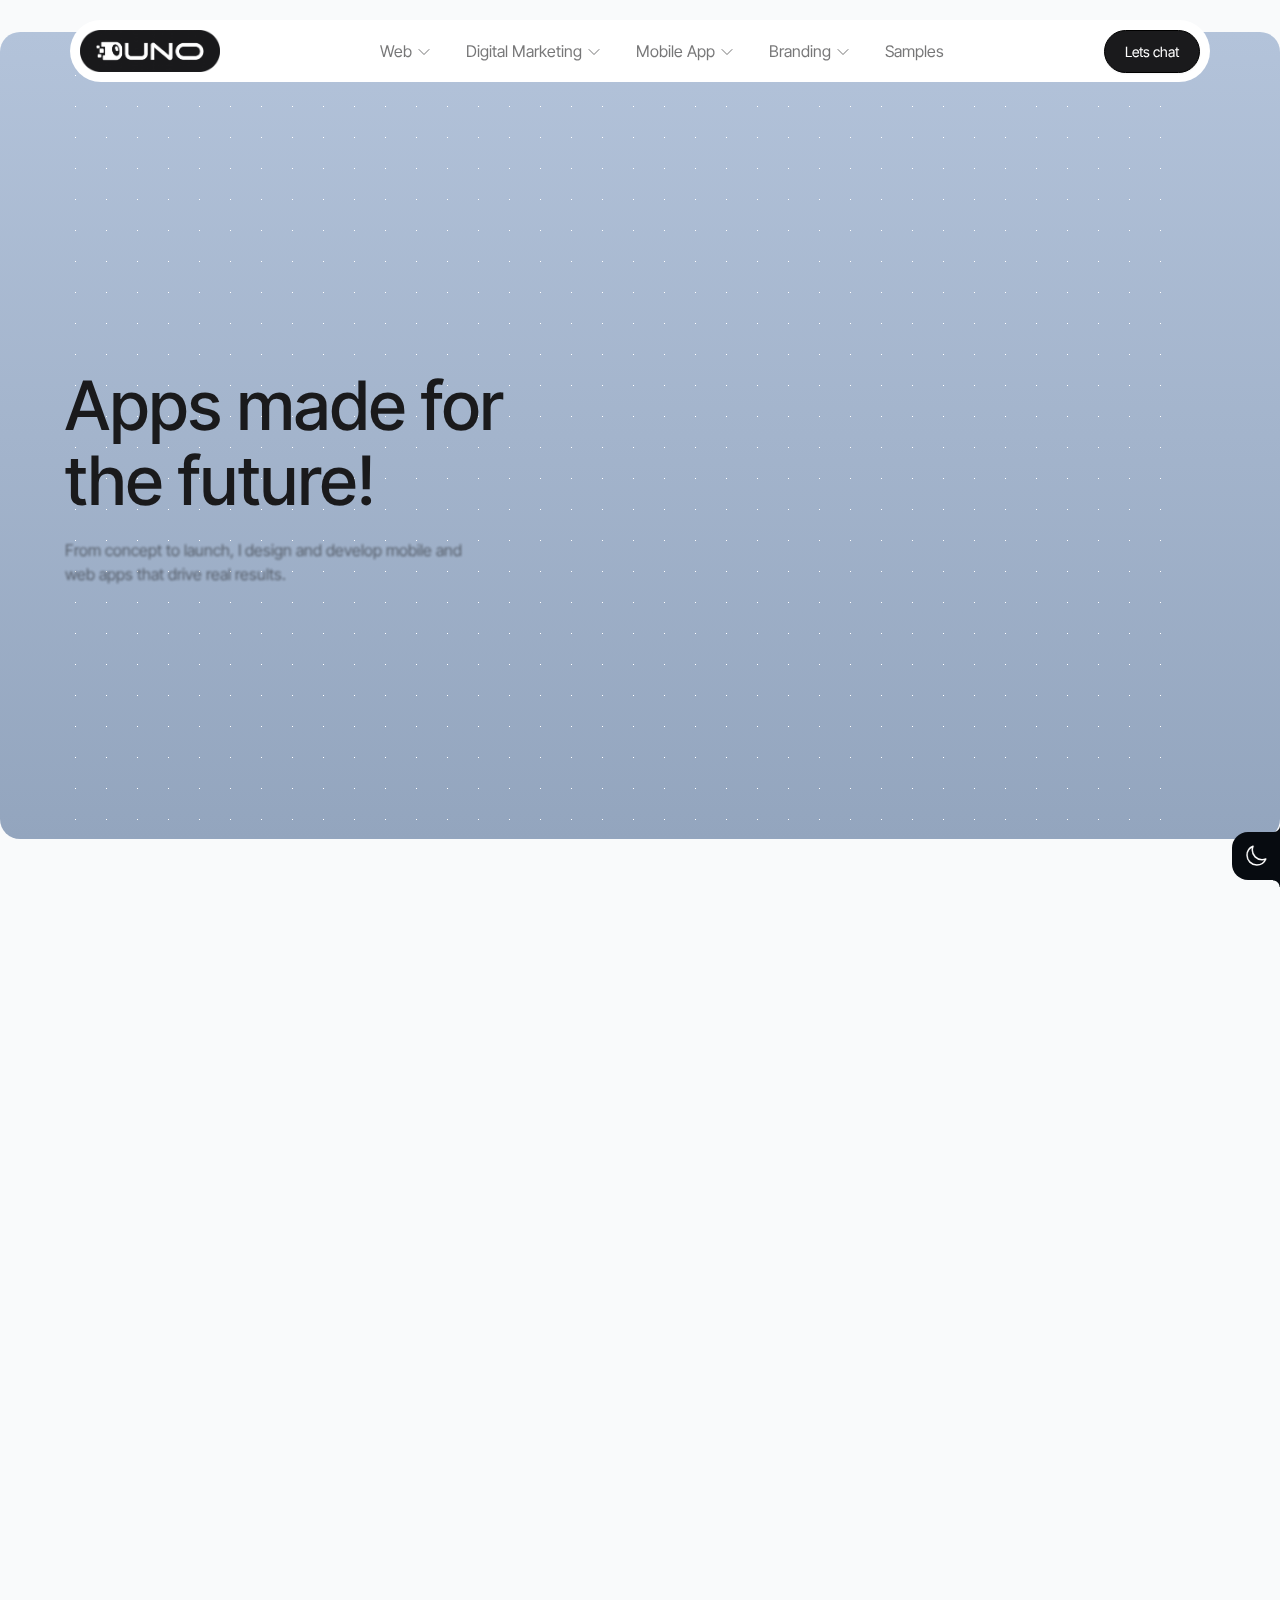
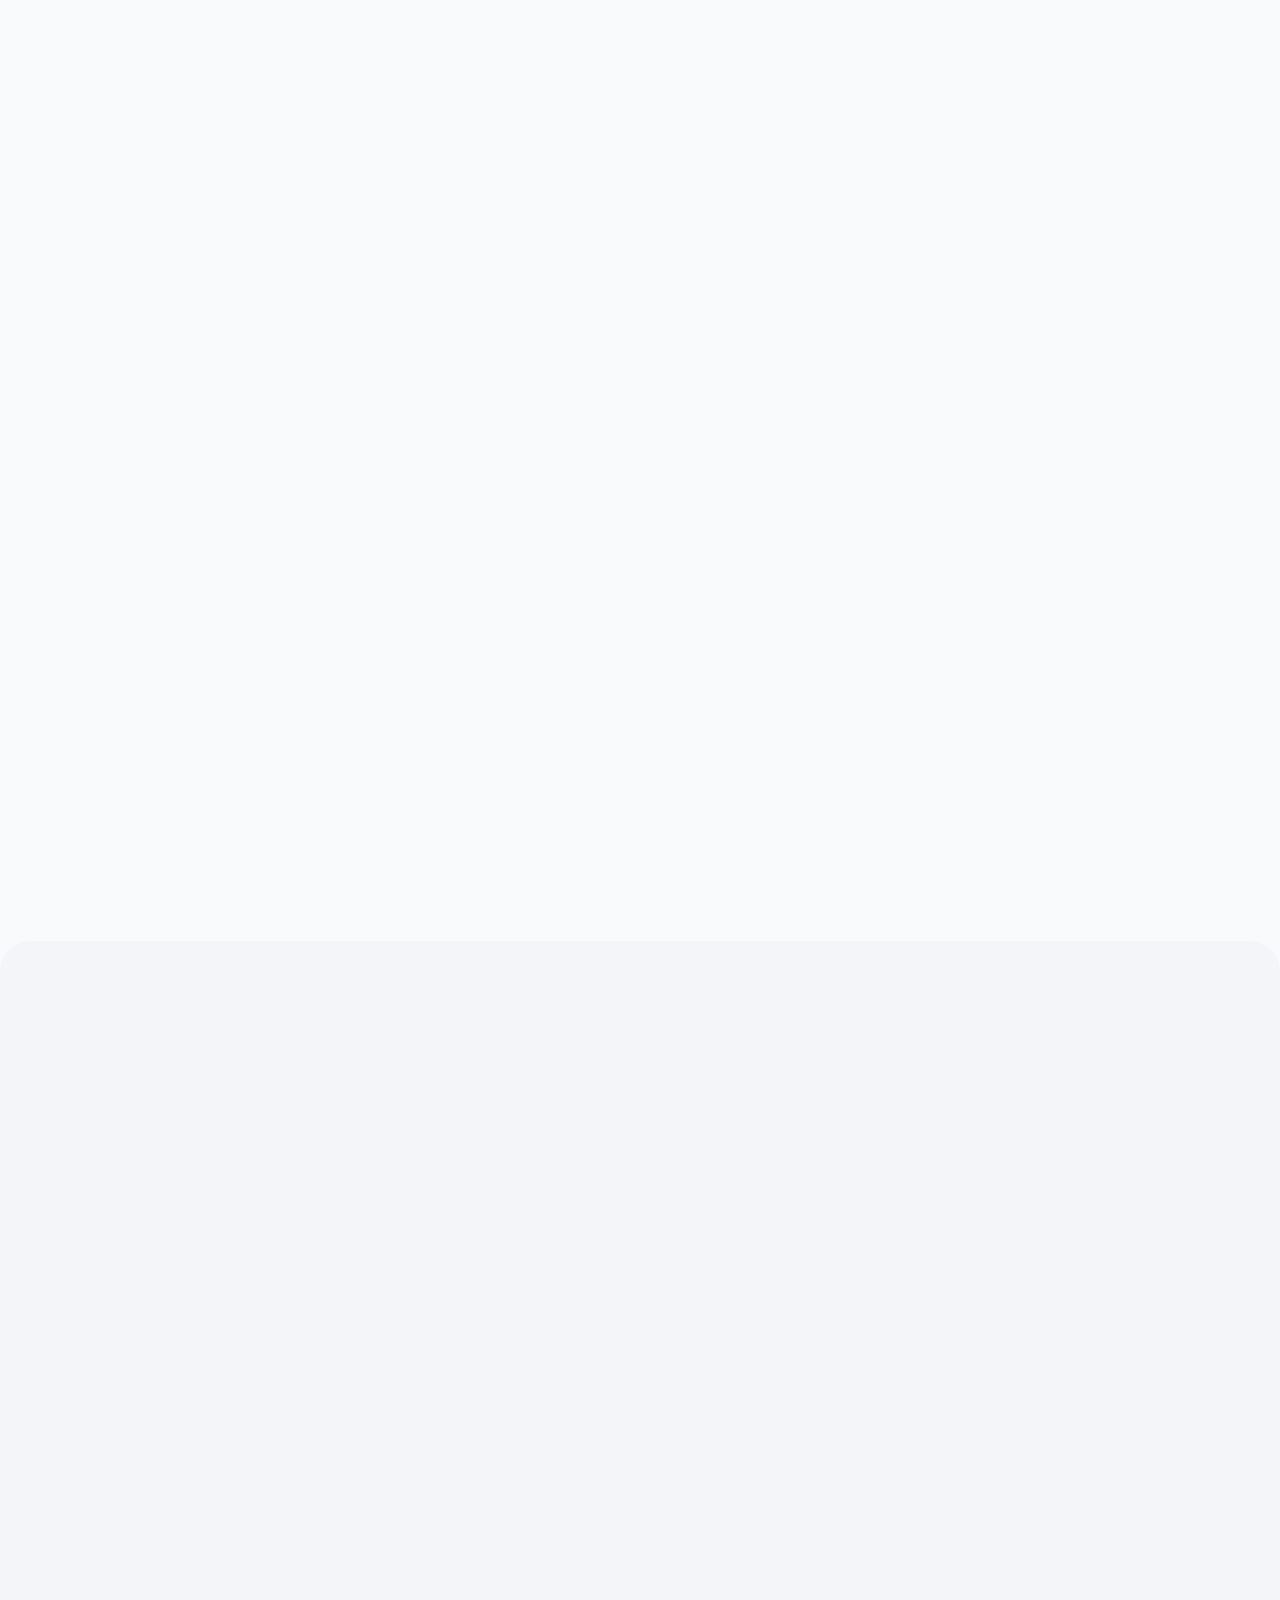
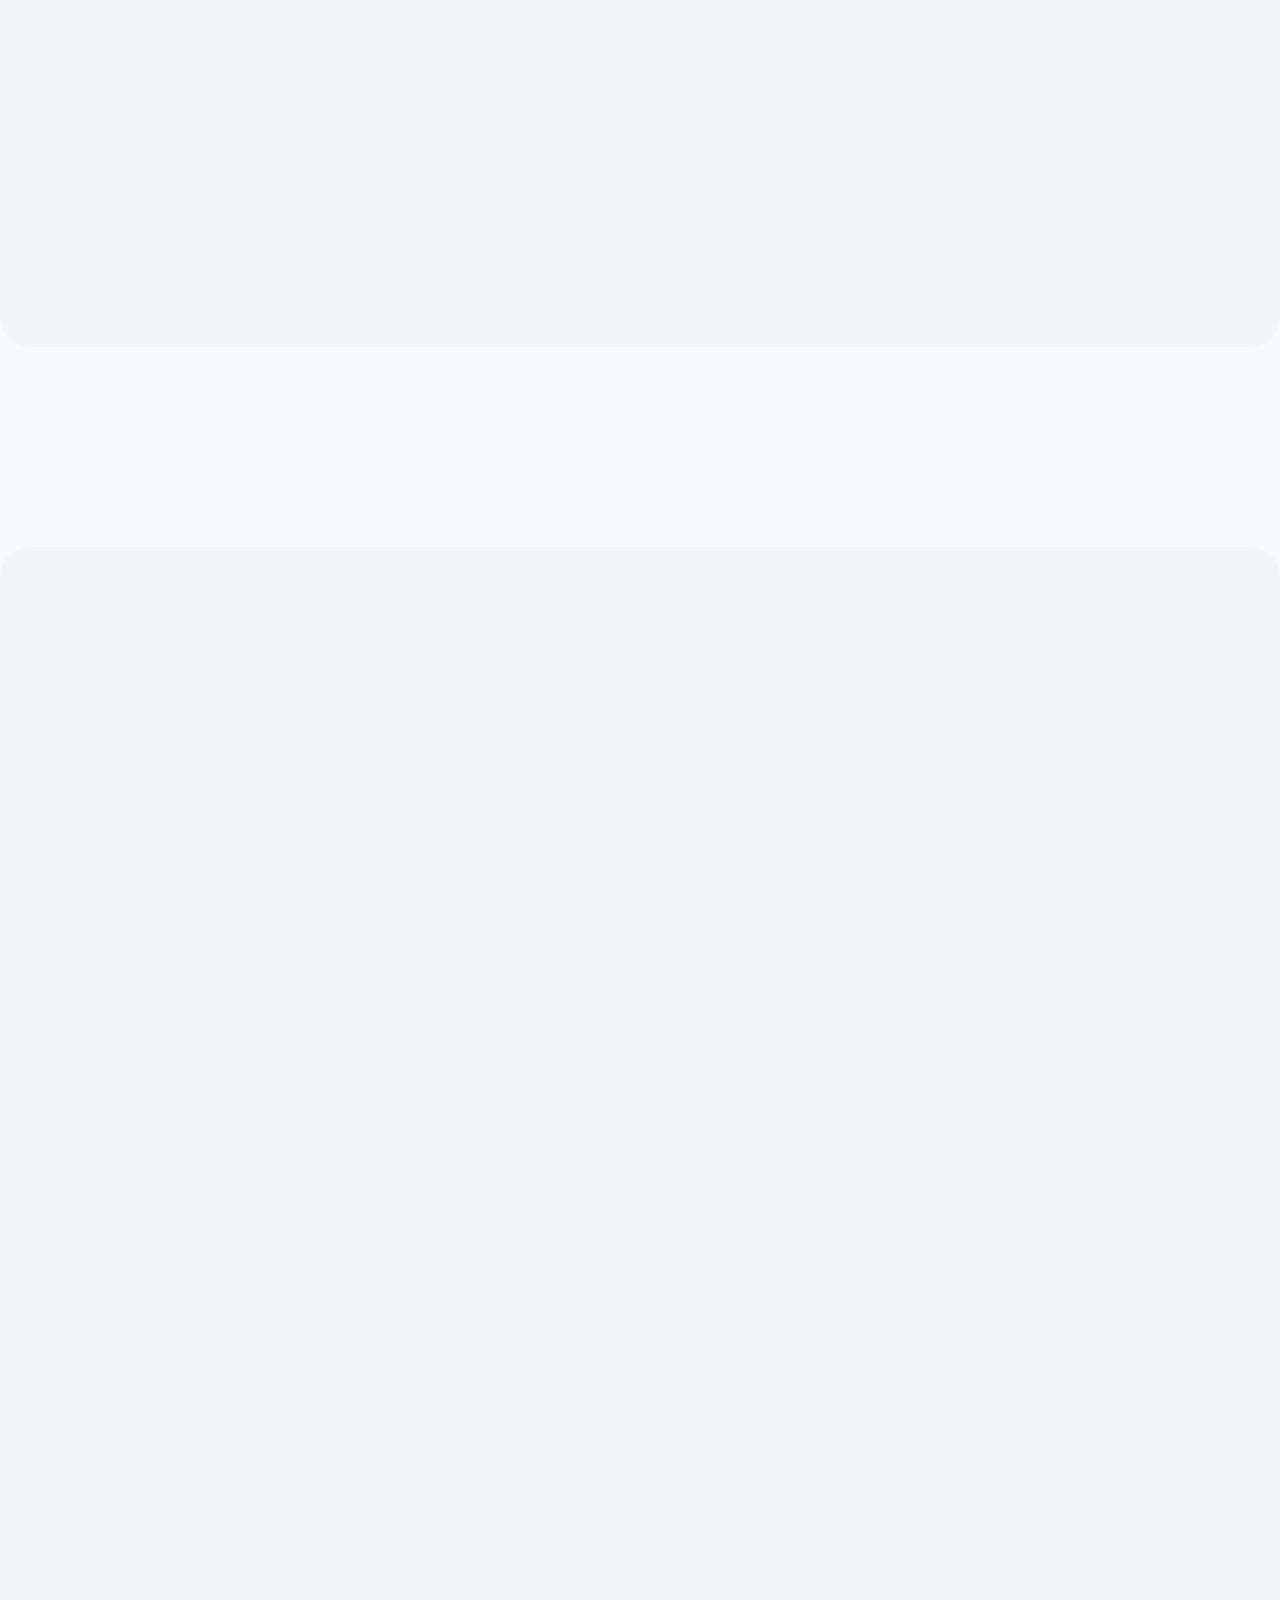
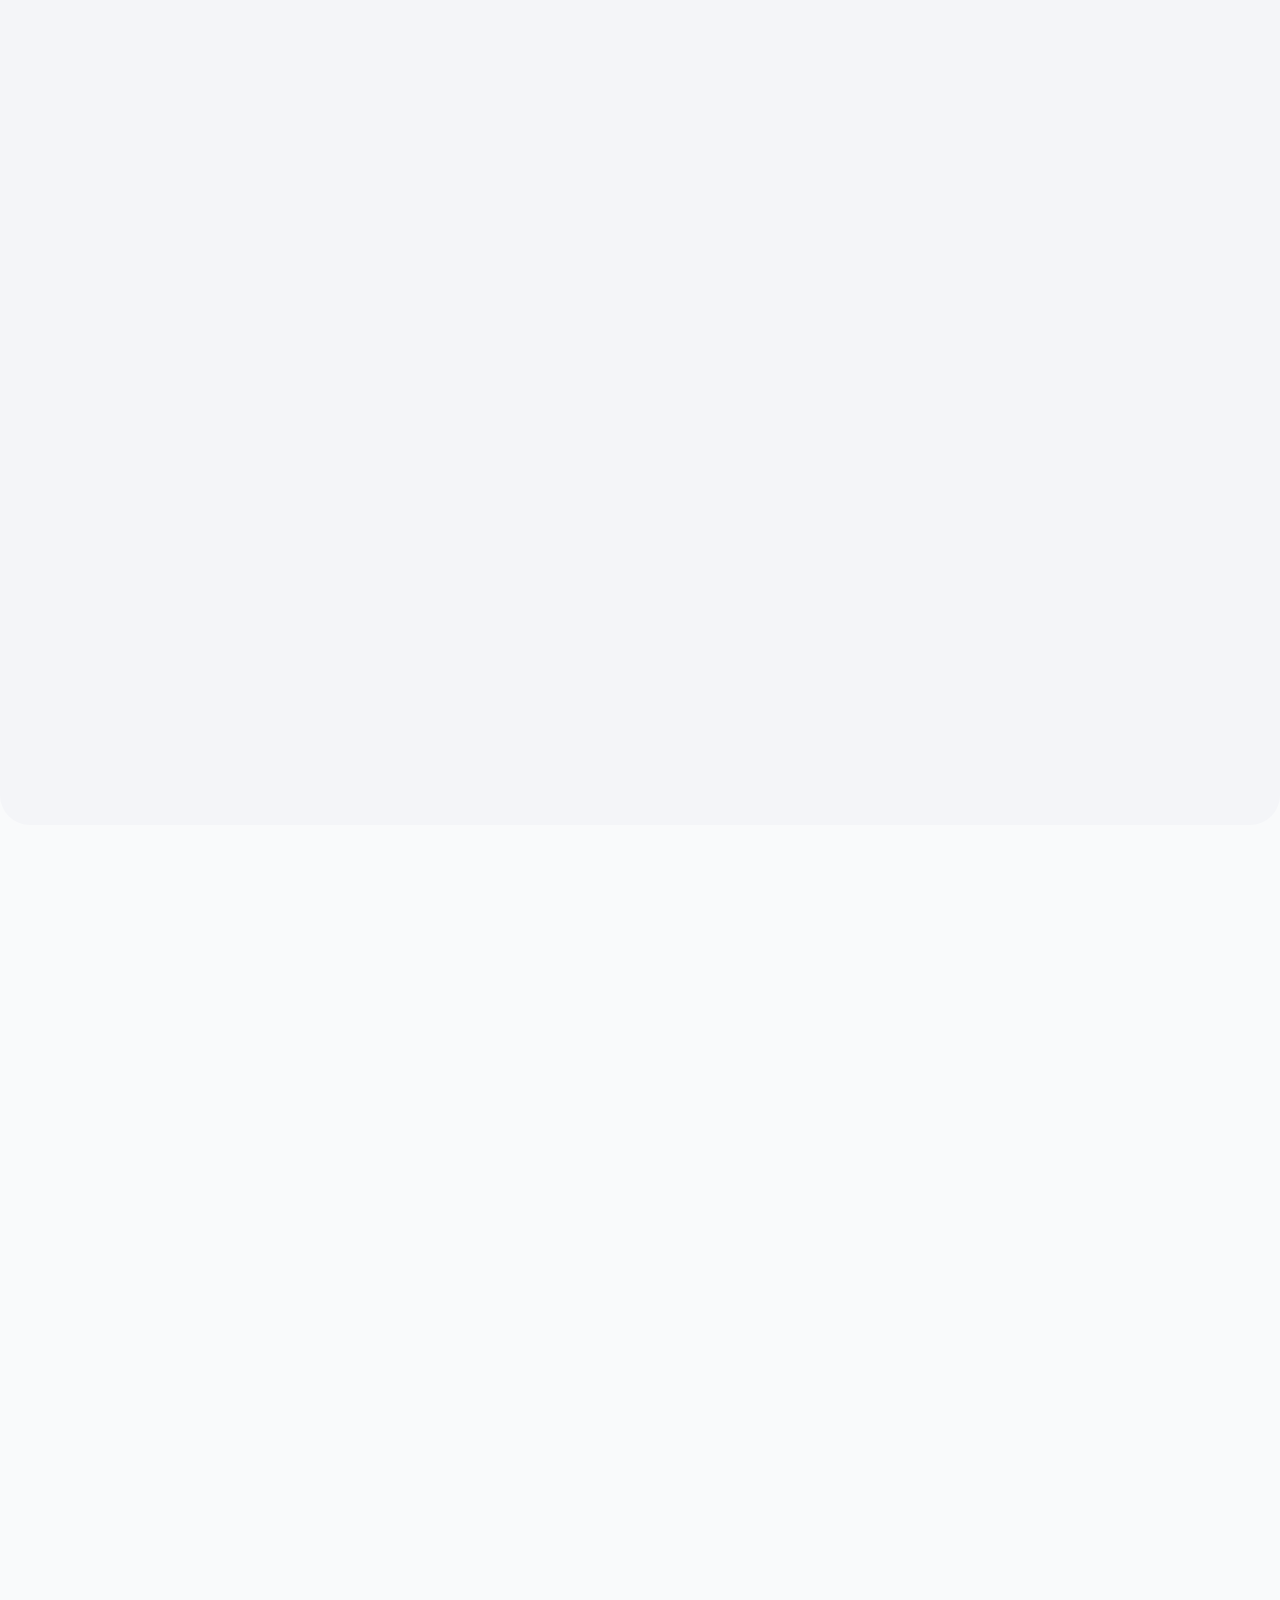
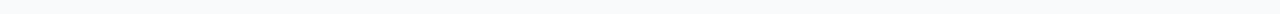
<file: app-development.html>
<!doctype html>
<html lang="en">
  <head>
    <!-- =========================
Head links 
===========================-->

<meta charset="UTF-8" />
<meta name="viewport" content="width=device-width, initial-scale=1.0" />
<meta name="title" content="Nexsas - Software, SaaS & Startup Tailwind Template" />
<meta
  name="description"
  content="Nexsas - the ultimate collection of 35+ premium HTML templates for SaaS businesses and startups. Built with Tailwind CSS, featuring responsive design, authentication flows, pricing pages, and modern UI components. Perfect for web applications and digital products."
/>
<meta
  name="keywords"
  content="SaaS templates, HTML templates, Tailwind CSS templates, startup templates, web application templates, responsive design, authentication pages, pricing pages, modern UI, Nexsas, business templates, landing page templates, React templates"
/>
<meta name="author" content="Nexsas" />
<meta
  name="robots"
  content="index, follow, max-snippet:-1, max-image-preview:large, max-video-preview:-1"
/>
<meta name="googlebot" content="index, follow" />
<meta name="bingbot" content="index, follow" />

<meta name="language" content="English" />
<meta name="geo.region" content="US" />
<meta name="geo.placename" content="United States" />

<link rel="canonical" href="https://next-sass-html.vercel.app/" />

<!-- Additional SEO Meta Tags -->
<meta name="rating" content="General" />
<meta name="distribution" content="Global" />
<meta name="revisit-after" content="7 days" />
<meta name="expires" content="never" />

<!-- Open Graph / Facebook -->
<meta property="og:type" content="website" />
<meta property="og:url" content="https://next-sass-html.vercel.app/" />
<meta property="og:title" content="Nexsas - Software, SaaS & Startup Tailwind Template" />
<meta
  property="og:description"
  content="Nexsas - the ultimate collection of 40+ premium HTML templates for SaaS businesses and startups. Built with Tailwind CSS, featuring responsive design, authentication flows, pricing pages, and modern UI components."
/>
<meta
  property="og:image"
  content="https://images.prismic.io/staticmania/aPD-K55xUNkB2D2X_og-image.jpg"
/>
<meta property="og:image:width" content="1200" />
<meta property="og:image:height" content="630" />
<meta property="og:image:alt" content="Nexsas - Software, SaaS & Startup Tailwind Template" />
<meta property="og:site_name" content="Nexsas" />
<meta property="og:locale" content="en_US" />
<meta property="article:author" content="Nexsas" />
<meta property="article:publisher" content="Nexsas" />

<!-- Twitter -->
<meta name="twitter:card" content="summary_large_image" />
<meta name="twitter:site" content="@Nexsas" />
<meta name="twitter:creator" content="@Nexsas" />
<meta name="twitter:url" content="https://next-sass-html.vercel.app/" />
<meta name="twitter:title" content="Nexsas - Software, SaaS & Startup Tailwind Template" />
<meta
  name="twitter:description"
  content="Nexsas - the ultimate collection of 35+ premium HTML templates for SaaS businesses and startups. Built with Tailwind CSS, featuring responsive design, authentication flows, pricing pages, and modern UI components."
/>
<meta
  name="twitter:image"
  content="https://images.prismic.io/staticmania/aPD-K55xUNkB2D2X_og-image.jpg"
/>
<meta name="twitter:image:alt" content="Nexsas - Software, SaaS & Startup Tailwind Template" />

<!-- Additional SEO Meta Tags -->
<meta name="theme-color" content="#000000" />
<meta name="msapplication-TileColor" content="#000000" />
<meta name="mobile-web-app-capable" content="yes" />
<meta name="apple-mobile-web-app-status-bar-style" content="black-translucent" />
<meta name="apple-mobile-web-app-title" content="Nexsas" />
<meta name="application-name" content="Nexsas" />
<meta name="msapplication-tooltip" content="Nexsas - Software, SaaS & Startup Tailwind Template" />
<meta name="msapplication-starturl" content="/" />
<!-- Favicon and Icons -->
<link rel="icon" type="image/png" href="./favicon-96x96.png" sizes="96x96" />
<link rel="icon" type="image/svg+xml" href="./favicon.svg" />
<link rel="shortcut icon" href="./favicon.ico" />
<link rel="apple-touch-icon" sizes="180x180" href="./apple-touch-icon.png" />
<link rel="manifest" href="./site.webmanifest" />
<link rel="preconnect" href="https://fonts.googleapis.com" />
<link rel="preconnect" href="https://fonts.gstatic.com" crossorigin />
<link
  href="https://fonts.googleapis.com/css2?family=Inter+Tight:ital,wght@0,100..900;1,100..900&display=swap"
  rel="stylesheet"
/>

    <title>Mobile App Development</title>
    
    <link rel="stylesheet" href="./assets/main.css">
  </head>
  <body class="bg-background-2 dark:bg-background-6">
    <!-- =========================
Header
===========================-->
<header>
  <div
    class="header-one lp:!max-w-[1290px] border-stroke-6 dark:bg-background-9 fixed top-5 left-1/2 z-50 mx-auto flex w-full max-w-[350px] -translate-x-1/2 items-center justify-between rounded-full bg-white px-2.5 py-2.5 opacity-0 min-[425px]:max-w-[375px] min-[500px]:max-w-[450px] sm:max-w-[540px] md:max-w-[720px] lg:max-w-[960px] xl:max-w-[1140px] xl:py-0 dark:border"
    data-ns-animate
    data-direction="up"
    data-offset="100"
  >
    <div>
      <a href="./index.html">
        <span class="sr-only">Home</span>
        <figure class="hidden lg:block lg:max-w-[140px]">
          <img src="./images/shared/main-logo.svg" alt="Nexsas" class="dark:invert" />
        </figure>
        <figure class="block max-w-[44px] lg:hidden">
          <img src="./images/shared/logo.svg" alt="Nexsas" class="block w-full dark:hidden" />
          <img src="./images/shared/logo-dark.svg" alt="Nexsas" class="hidden w-full dark:block" />
        </figure>
      </a>
    </div>
    <nav class="hidden items-center xl:flex">
      <ul class="flex items-center">
        <li class="nav-item relative cursor-pointer py-2.5" data-menu="disabled">
          <a
            href="web-hosting.html"
            class="hover:border-stroke-2 dark:hover:border-stroke-7 text-tagline-1 text-secondary/60 hover:text-secondary dark:text-accent/60 dark:hover:text-accent {=$nav-item-class} flex items-center gap-1 rounded-full border border-transparent px-4 py-2 font-normal transition-all duration-200"
          >
            <span>Web</span>
            <span class="nav-arrow block origin-center translate-y-px transition-all duration-300">
              <svg
                xmlns="http://www.w3.org/2000/svg"
                fill="none"
                viewBox="0 0 24 24"
                stroke-width="1.5"
                stroke="currentColor"
                class="size-4"
              >
                <path
                  stroke-linecap="round"
                  stroke-linejoin="round"
                  d="m19.5 8.25-7.5 7.5-7.5-7.5"
                />
              </svg>
            </span>
          </a>
          <div>
  <div
    class="dropdown-menu-bridge absolute left-1/2 -translate-x-1/2 top-full w-full h-3 z-40 min-w-[692px] pointer-events-none bg-transparent opacity-0"
  ></div>
  <div
    id="company-mega-menu"
    class="dropdown-menu absolute left-1/2 -translate-x-1/2 top-full mt-2 pointer-events-none transition-all duration-300 opacity-0 md:w-[692px] w-full bg-white dark:bg-background-6 z-50 rounded-[20px] p-4 border border-stroke-1 dark:border-background-7 flex items-start md:gap-x-8 gap-y-6"
  >
    <ul class="space-y-2 md:max-w-[284px] w-full">
      <li>
        <a
          href="./digital-marketing-about.html"
          class="p-3 rounded-[10px] flex items-start gap-3 transition-all duration-300 relative group"
        >
          <div
  class="absolute left-1/2 top-1/2 -translate-x-1/2 -translate-y-1/2 w-full h-full bg-background-3 dark:bg-background-7 opacity-0 group-hover:opacity-100 rounded-[10px] z-0 transition-all duration-400 {=$class}"
></div>

          <div class="mt-1 relative z-10">
            <svg xmlns="http://www.w3.org/2000/svg" width="20" height="20" viewBox="0 0 20 20" fill="none">
  <path
    d="M10.0003 18.3334C14.6027 18.3334 18.3337 14.6024 18.3337 10C18.3337 5.39765 14.6027 1.66669 10.0003 1.66669C5.39795 1.66669 1.66699 5.39765 1.66699 10C1.66699 14.6024 5.39795 18.3334 10.0003 18.3334Z"
    class="stroke-secondary dark:stroke-accent {=$class}"
    stroke-linecap="round"
    stroke-linejoin="round"
  />
  <path
    d="M10 13.3333H10.0083"
    class="stroke-secondary dark:stroke-accent {=$class}"
    stroke-linecap="round"
    stroke-linejoin="round"
  />
  <path
    d="M10 6.66669V10"
    class="stroke-secondary dark:stroke-accent {=$class}"
    stroke-linecap="round"
    stroke-linejoin="round"
  />
</svg>

          </div>
          <div class="relative z-10 space-y-0.5">
            <p class="text-tagline-1 font-normal text-secondary dark:text-accent">About Us</p>
            <p class="text-tagline-3 font-normal text-secondary/60 dark:text-accent/60">
              Learn about our mission, values, and dedicated team
            </p>
          </div>
        </a>
      </li>
      <li>
        <a
          href="./digital-marketing-services.html"
          class="p-3 rounded-[10px] flex items-start gap-3 transition-all duration-300 relative group"
        >
          <div
  class="absolute left-1/2 top-1/2 -translate-x-1/2 -translate-y-1/2 w-full h-full bg-background-3 dark:bg-background-7 opacity-0 group-hover:opacity-100 rounded-[10px] z-0 transition-all duration-400 {=$class}"
></div>

          <div class="mt-1 relative z-10">
            <svg xmlns="http://www.w3.org/2000/svg" width="20" height="20" viewBox="0 0 20 20" fill="none">
  <path
    d="M10 13.75C12.0711 13.75 13.75 12.0711 13.75 10C13.75 7.92893 12.0711 6.25 10 6.25C7.92893 6.25 6.25 7.92893 6.25 10C6.25 12.0711 7.92893 13.75 10 13.75Z"
    class="stroke-secondary dark:stroke-accent {=$class}"
    stroke-linecap="round"
    stroke-linejoin="round"
  />
  <path
    d="M9.59975 3.4495L8.12557 2.34419C8.04647 2.28469 7.95437 2.24484 7.85685 2.22792C7.75933 2.211 7.65918 2.2175 7.56467 2.24688C7.1081 2.38985 6.66515 2.57312 6.24103 2.79452C6.15323 2.84057 6.07765 2.90685 6.02051 2.98787C5.96338 3.06889 5.92633 3.16233 5.91242 3.26049L5.65182 5.08478C5.55248 5.17284 5.45523 5.26442 5.36007 5.35953C5.26493 5.45467 5.17332 5.55195 5.08525 5.65136L5.08521 5.65139L3.26124 5.91223C3.16324 5.92608 3.06993 5.96303 2.98901 6.02002C2.90809 6.07702 2.84187 6.15242 2.79581 6.24003C2.57407 6.66397 2.39044 7.10678 2.2471 7.56323C2.21759 7.65787 2.211 7.75818 2.22789 7.85587C2.24478 7.95356 2.28466 8.04584 2.34423 8.12508L3.44993 9.59932C3.44195 9.73182 3.43794 9.86535 3.4379 9.9999C3.4379 10.1344 3.44191 10.268 3.44993 10.4006L3.44993 10.4006L2.34462 11.8748C2.28512 11.9539 2.24527 12.046 2.22835 12.1435C2.21143 12.241 2.21793 12.3412 2.2473 12.4357C2.39028 12.8923 2.57355 13.3352 2.79495 13.7593C2.841 13.8471 2.90727 13.9227 2.98829 13.9799C3.06931 14.037 3.16276 14.074 3.26092 14.088L5.08521 14.3486C5.17326 14.4479 5.26484 14.5451 5.35996 14.6403C5.45509 14.7354 5.55237 14.827 5.65179 14.9151L5.65182 14.9152L5.91265 16.7391C5.92651 16.8371 5.96345 16.9304 6.02045 17.0114C6.07744 17.0923 6.15285 17.1585 6.24046 17.2046C6.66439 17.4263 7.1072 17.6099 7.56365 17.7533C7.6583 17.7828 7.7586 17.7894 7.8563 17.7725C7.95399 17.7556 8.04626 17.7157 8.1255 17.6561L9.59974 16.5504C9.73225 16.5584 9.86577 16.5624 10.0003 16.5625C10.1349 16.5625 10.2684 16.5585 10.401 16.5504L10.4011 16.5504L11.8752 17.6558C11.9543 17.7153 12.0464 17.7551 12.144 17.772C12.2415 17.7889 12.3416 17.7824 12.4361 17.7531C12.8927 17.6101 13.3357 17.4268 13.7598 17.2054C13.8476 17.1594 13.9232 17.0931 13.9803 17.0121C14.0374 16.9311 14.0745 16.8376 14.0884 16.7395L14.349 14.9152C14.4483 14.8271 14.5456 14.7355 14.6407 14.6404C14.7359 14.5453 14.8275 14.448 14.9156 14.3486L14.9156 14.3486L16.7396 14.0877C16.8376 14.0739 16.9309 14.0369 17.0118 13.9799C17.0927 13.9229 17.1589 13.8475 17.205 13.7599C17.4267 13.336 17.6104 12.8932 17.7537 12.4367C17.7832 12.3421 17.7898 12.2418 17.7729 12.1441C17.756 12.0464 17.7161 11.9541 17.6566 11.8749L16.5509 10.4006C16.5589 10.2681 16.5629 10.1346 16.5629 10.0001C16.5629 9.86551 16.5589 9.73195 16.5509 9.59937L16.5509 9.59932L17.6562 8.12514C17.7157 8.04605 17.7555 7.95394 17.7725 7.85642C17.7894 7.7589 17.7829 7.65876 17.7535 7.56424C17.6105 7.10767 17.4273 6.66472 17.2059 6.2406C17.1598 6.15281 17.0935 6.07722 17.0125 6.02008C16.9315 5.96295 16.838 5.9259 16.7399 5.91199L14.9156 5.65139C14.8275 5.55206 14.736 5.45481 14.6408 5.35964C14.5457 5.2645 14.4484 5.1729 14.349 5.08482L14.349 5.08478L14.0881 3.26082C14.0743 3.16281 14.0373 3.06951 13.9804 2.98858C13.9234 2.90766 13.848 2.84144 13.7603 2.79539C13.3364 2.57364 12.8936 2.39002 12.4371 2.24668C12.3425 2.21716 12.2422 2.21057 12.1445 2.22746C12.0468 2.24435 11.9545 2.28423 11.8753 2.34381L10.4011 3.4495C10.2685 3.44152 10.135 3.43751 10.0005 3.43747C9.86593 3.43747 9.73237 3.44148 9.5998 3.4495L9.59975 3.4495Z"
    class="stroke-secondary dark:stroke-accent {=$class}"
    stroke-linecap="round"
    stroke-linejoin="round"
  />
</svg>

          </div>
          <div class="relative z-10 space-y-0.5">
            <p class="text-tagline-1 font-normal text-secondary dark:text-accent">Our Services</p>
            <p class="text-tagline-3 font-normal text-secondary/60 dark:text-accent/60">
              Explore our comprehensive marketing solutions
            </p>
          </div>
        </a>
      </li>
      <li>
        <a
          href="./digital-marketing-features.html"
          class="p-3 rounded-[10px] flex items-start gap-3 transition-all duration-300 relative group"
        >
          <div
  class="absolute left-1/2 top-1/2 -translate-x-1/2 -translate-y-1/2 w-full h-full bg-background-3 dark:bg-background-7 opacity-0 group-hover:opacity-100 rounded-[10px] z-0 transition-all duration-400 {=$class}"
></div>

          <div class="mt-1 relative z-10">
            <svg xmlns="http://www.w3.org/2000/svg" width="20" height="20" viewBox="0 0 20 20" fill="none">
  <path
    d="M10.0003 1.66669L12.5753 6.88335L18.3337 7.72502L14.167 11.7834L15.1503 17.5167L10.0003 14.8084L4.85033 17.5167L5.83366 11.7834L1.66699 7.72502L7.42533 6.88335L10.0003 1.66669Z"
    class="stroke-secondary dark:stroke-accent {=$class}"
    stroke-linecap="round"
    stroke-linejoin="round"
  />
</svg>

          </div>
          <div class="relative z-10 space-y-0.5">
            <p class="text-tagline-1 font-normal text-secondary dark:text-accent">
              Product Features
            </p>
            <p class="text-tagline-3 font-normal text-secondary/60 dark:text-accent/60">
              Discover powerful marketing tools and capabilities
            </p>
          </div>
        </a>
      </li>
      <li>
        <a
          href="./digital-marketing-blog.html"
          class="p-3 rounded-[10px] flex items-start gap-3 transition-all duration-300 relative group"
        >
          <div
  class="absolute left-1/2 top-1/2 -translate-x-1/2 -translate-y-1/2 w-full h-full bg-background-3 dark:bg-background-7 opacity-0 group-hover:opacity-100 rounded-[10px] z-0 transition-all duration-400 {=$class}"
></div>

          <div class="mt-1 relative z-10">
            <svg xmlns="http://www.w3.org/2000/svg" width="16" height="16" viewBox="0 0 16 16" fill="none">
  <path
    d="M4.875 14.6161H1.125C0.95924 14.6161 0.800269 14.5503 0.683058 14.4331C0.565848 14.3159 0.5 14.1569 0.5 13.9911V10.5C0.5 10.4179 0.516166 10.3367 0.547575 10.2608C0.578984 10.185 0.625022 10.1161 0.683059 10.0581L10.0581 0.683058C10.1753 0.565848 10.3342 0.5 10.5 0.5C10.6658 0.5 10.8247 0.565848 10.9419 0.683058L14.4331 4.17418C14.5503 4.29139 14.6161 4.45036 14.6161 4.61612C14.6161 4.78188 14.5503 4.94085 14.4331 5.05806L4.875 14.6161Z"
    class="stroke-secondary dark:stroke-accent {=$class}"
    stroke-linecap="round"
    stroke-linejoin="round"
  />
  <path
    d="M8 2.74109L12.375 7.11609"
    class="stroke-secondary dark:stroke-accent {=$class}"
    stroke-linecap="round"
    stroke-linejoin="round"
  />
</svg>

          </div>
          <div class="relative z-10 space-y-0.5">
            <p class="text-tagline-1 font-normal text-secondary dark:text-accent">Blog & News</p>
            <p class="text-tagline-3 font-normal text-secondary/60 dark:text-accent/60">
              Stay updated with latest articles and insights
            </p>
          </div>
        </a>
      </li>
    </ul>
    <figure class="flex-1 space-y-3">
      <p class="text-tagline-2 font-medium text-secondary/60 dark:text-accent/60">What's New</p>
      <a href="./digital-marketing-blog-details.html" class="block">
        <figure
          class="overflow-hidden rounded-[14px] max-w-full w-full min-h-[272px] relative group"
        >
          <img
            src="./images/ns-img-419.jpg"
            alt="What's New"
            class="w-full h-full object-cover rounded-[14px] group-hover:scale-105 transition-all duration-500 ease-in-out"
          />
          <div
            class="absolute group-hover:top-5 group-hover:left-5 top-4 left-4 size-full space-y-1 transition-all duration-500 ease-in-out"
          >
            <p class="text-white text-tagline-1 font-medium">Digital Marketing</p>
            <p class="text-white/60 max-w-[212px] w-full text-tagline-3 font-normal">
              Digital Marketing is a platform that helps you grow your business online.
            </p>
          </div>
        </figure>
      </a>
    </figure>
  </div>
</div>


        </li>
        <li class="nav-item relative cursor-pointer py-2.5" data-menu="disabled">
          <a
            href="ai-agency.html"
            class="hover:border-stroke-2 dark:hover:border-stroke-7 text-tagline-1 text-secondary/60 hover:text-secondary dark:text-accent/60 dark:hover:text-accent {=$nav-item-class} flex items-center gap-1 rounded-full border border-transparent px-4 py-2 font-normal transition-all duration-200"
          >
            <span>Digital Marketing</span>
            <span class="nav-arrow block origin-center translate-y-px transition-all duration-300">
              <svg
                xmlns="http://www.w3.org/2000/svg"
                fill="none"
                viewBox="0 0 24 24"
                stroke-width="1.5"
                stroke="currentColor"
                class="size-4"
              >
                <path
                  stroke-linecap="round"
                  stroke-linejoin="round"
                  d="m19.5 8.25-7.5 7.5-7.5-7.5"
                />
              </svg>
            </span>
          </a>
          <div>
  <div
    class="dropdown-menu-bridge absolute left-1/2 -translate-x-1/2 top-full w-full h-3 z-40 min-w-[320px] pointer-events-none bg-transparent opacity-0"
  ></div>

  <ul
    id="partnership-dropdown-menu"
    class="dropdown-menu mt-2 w-[320px] rounded-[20px] p-2 bg-white dark:bg-background-6 shadow-14 absolute left-1/2 -translate-x-1/2 top-full z-50 pointer-events-none transition-all duration-300 opacity-0 border border-stroke-1 dark:border-background-7"
  >
    <li>
      <a
        href="./digital-marketing-affiliates.html"
        class="p-3 rounded-2xl flex items-start gap-3 transition-all duration-300 relative group"
      >
        <div
  class="absolute left-1/2 top-1/2 -translate-x-1/2 -translate-y-1/2 w-full h-full bg-background-3 dark:bg-background-7 opacity-0 group-hover:opacity-100 rounded-[10px] z-0 transition-all duration-400 {=$class}"
></div>

        <div
          class="size-11 p-3 rounded-[10px] bg-white dark:bg-background-6 relative z-10 shadow-14 border border-stroke-1 dark:border-background-7 flex items-center justify-center"
        >
          <svg xmlns="http://www.w3.org/2000/svg" width="20" height="14" viewBox="0 0 20 14" fill="none">
  <path
    d="M18.4574 5.59968L16.5264 6.56521L14.0264 1.77755L15.9771 0.80219C16.1237 0.728911 16.2931 0.716117 16.449 0.766565C16.6049 0.817013 16.7348 0.926666 16.8106 1.07191L18.7319 4.75137C18.7704 4.82494 18.7937 4.90543 18.8007 4.98814C18.8077 5.07084 18.7981 5.15411 18.7726 5.23308C18.747 5.31205 18.706 5.38514 18.6519 5.44808C18.5978 5.51102 18.5317 5.56256 18.4574 5.59968V5.59968Z"
    class="stroke-secondary dark:stroke-accent {=$class}"
    stroke-linecap="round"
    stroke-linejoin="round"
  />
  <path
    d="M2.77656 6.48147L0.845492 5.51594C0.771253 5.47882 0.705152 5.42729 0.651046 5.36434C0.59694 5.3014 0.555912 5.22831 0.530358 5.14934C0.504804 5.07038 0.495236 4.98711 0.502211 4.9044C0.509186 4.82169 0.532565 4.7412 0.570984 4.66763L2.49231 0.988176C2.56815 0.842928 2.698 0.733274 2.8539 0.682826C3.0098 0.632377 3.17927 0.64517 3.32583 0.718449L5.27656 1.69381L2.77656 6.48147Z"
    class="stroke-secondary dark:stroke-accent {=$class}"
    stroke-linecap="round"
    stroke-linejoin="round"
  />
  <path
    d="M16.5264 6.56524L15.2764 8.02758L12.4016 10.9024C12.3253 10.9787 12.2305 11.0339 12.1265 11.0627C12.0225 11.0915 11.9128 11.0929 11.8081 11.0668L7.28018 9.93478C7.19525 9.91355 7.11573 9.87472 7.04677 9.82079L2.77637 6.48151"
    class="stroke-secondary dark:stroke-accent {=$class}"
    stroke-linecap="round"
    stroke-linejoin="round"
  />
  <path
    d="M15.277 8.02759L11.8395 5.52759L10.8395 6.27759C10.4068 6.60214 9.88044 6.77759 9.33951 6.77759C8.79859 6.77759 8.27225 6.60214 7.83951 6.27759L7.41602 5.95997C7.34438 5.90624 7.28512 5.83775 7.24226 5.75913C7.1994 5.68051 7.17394 5.59359 7.16759 5.50427C7.16124 5.41495 7.17416 5.32531 7.20547 5.24142C7.23678 5.15753 7.28576 5.08134 7.34907 5.01803L10.4065 1.96065C10.4645 1.90261 10.5334 1.85657 10.6092 1.82516C10.685 1.79375 10.7663 1.77759 10.8484 1.77759H14.027"
    class="stroke-secondary dark:stroke-accent {=$class}"
    stroke-linecap="round"
    stroke-linejoin="round"
  />
  <path
    d="M5.32129 1.69385L9.33066 0.524979C9.47389 0.483224 9.62732 0.494078 9.76324 0.555579L12.4639 1.77758"
    class="stroke-secondary dark:stroke-accent {=$class}"
    stroke-linecap="round"
    stroke-linejoin="round"
  />
  <path
    d="M8.40137 12.7151L6.04672 12.1264C5.95117 12.1025 5.86262 12.0564 5.78829 11.9918L4.02637 10.4603"
    class="stroke-secondary dark:stroke-accent {=$class}"
    stroke-linecap="round"
    stroke-linejoin="round"
  />
</svg>

        </div>
        <div class="relative z-10">
          <p class="text-tagline-1 font-normal text-secondary dark:text-accent">Affiliate</p>
          <p class="text-tagline-2 font-normal text-secondary/60 dark:text-accent/60">
            Join affiliates
          </p>
        </div>
      </a>
    </li>
    <li>
      <a
        href="./digital-marketing-referral-program.html"
        class="p-3 rounded-2xl flex items-start gap-3 transition-all duration-300 relative group"
      >
        <div
  class="absolute left-1/2 top-1/2 -translate-x-1/2 -translate-y-1/2 w-full h-full bg-background-3 dark:bg-background-7 opacity-0 group-hover:opacity-100 rounded-[10px] z-0 transition-all duration-400 {=$class}"
></div>

        <div
          class="size-11 p-3 rounded-[10px] bg-white dark:bg-background-6 relative z-10 shadow-14 border border-stroke-1 dark:border-background-7 flex items-center justify-center"
        >
          <svg xmlns="http://www.w3.org/2000/svg" width="16" height="14" viewBox="0 0 16 14" fill="none">
  <path
    d="M11.75 8L15.5 4.25L11.75 0.5"
    class="stroke-secondary dark:stroke-accent {=$class}"
    stroke-linecap="round"
    stroke-linejoin="round"
  />
  <path
    d="M13 13H1.125C0.95924 13 0.800269 12.9342 0.683058 12.8169C0.565848 12.6997 0.5 12.5408 0.5 12.375V3"
    class="stroke-secondary dark:stroke-accent {=$class}"
    stroke-linecap="round"
    stroke-linejoin="round"
  />
  <path
    d="M3.86133 9.87497C4.27758 8.26502 5.21687 6.83895 6.53164 5.82081C7.8464 4.80266 9.46214 4.25013 11.125 4.25H15.5"
    class="stroke-secondary dark:stroke-accent {=$class}"
    stroke-linecap="round"
    stroke-linejoin="round"
  />
</svg>

        </div>
        <div class="relative z-10">
          <p class="text-tagline-1 font-normal text-secondary dark:text-accent">Referral</p>
          <p class="text-tagline-2 font-normal text-secondary/60 dark:text-accent/60">
            Invite friends
          </p>
        </div>
      </a>
    </li>
    <li>
      <a
        href="./digital-marketing-login.html"
        class="p-3 rounded-2xl flex items-start gap-3 transition-all duration-300 relative group"
      >
        <div
  class="absolute left-1/2 top-1/2 -translate-x-1/2 -translate-y-1/2 w-full h-full bg-background-3 dark:bg-background-7 opacity-0 group-hover:opacity-100 rounded-[10px] z-0 transition-all duration-400 {=$class}"
></div>

        <div
          class="size-11 p-3 rounded-[10px] bg-white dark:bg-background-6 relative z-10 shadow-14 border border-stroke-1 dark:border-background-7 flex items-center justify-center"
        >
          <svg xmlns="http://www.w3.org/2000/svg" width="17" height="17" viewBox="0 0 17 17" fill="none">
  <path
    d="M5.27861 8.21139C4.79681 7.00965 4.74472 5.67841 5.13115 4.44269C5.51757 3.20698 6.3188 2.14259 7.39941 1.42943C8.48002 0.716267 9.77372 0.398085 11.0618 0.528665C12.35 0.659244 13.5535 1.23057 14.469 2.14608C15.3845 3.06159 15.9558 4.26513 16.0864 5.55325C16.217 6.84137 15.8988 8.13508 15.1856 9.21568C14.4725 10.2963 13.4081 11.0975 12.1724 11.4839C10.9367 11.8704 9.60542 11.8183 8.40368 11.3365L8.40373 11.3364L7.375 12.3651H5.5V14.2401H3.625V16.1151H0.5V12.9901L5.27875 8.21133L5.27861 8.21139Z"
    class="stroke-secondary dark:stroke-accent {=$class}"
    stroke-linecap="round"
    stroke-linejoin="round"
  />
  <path
    opacity="0.5"
    d="M12.0625 4.86505C12.2351 4.86505 12.375 4.72514 12.375 4.55255C12.375 4.37996 12.2351 4.24005 12.0625 4.24005C11.8899 4.24005 11.75 4.37996 11.75 4.55255C11.75 4.72514 11.8899 4.86505 12.0625 4.86505Z"
    class="stroke-secondary dark:stroke-accent {=$class}"
    stroke-linecap="round"
    stroke-linejoin="round"
  />
  <path
    d="M12.0625 5.49005C12.5803 5.49005 13 5.07032 13 4.55255C13 4.03478 12.5803 3.61505 12.0625 3.61505C11.5447 3.61505 11.125 4.03478 11.125 4.55255C11.125 5.07032 11.5447 5.49005 12.0625 5.49005Z"
    class="fill-secondary dark:fill-accent {=$class}"
  />
</svg>

        </div>
        <div class="relative z-10">
          <p class="text-tagline-1 font-normal text-secondary dark:text-accent">Login</p>
          <p class="text-tagline-2 font-normal text-secondary/60 dark:text-accent/60">
            Access workspace
          </p>
        </div>
      </a>
    </li>
    <li>
      <a
        href="./digital-marketing-signup.html"
        class="p-3 rounded-2xl flex items-start gap-3 transition-all duration-300 relative group"
      >
        <div
  class="absolute left-1/2 top-1/2 -translate-x-1/2 -translate-y-1/2 w-full h-full bg-background-3 dark:bg-background-7 opacity-0 group-hover:opacity-100 rounded-[10px] z-0 transition-all duration-400 {=$class}"
></div>

        <div
          class="size-11 p-3 rounded-[10px] bg-white dark:bg-background-6 relative z-10 shadow-14 border border-stroke-1 dark:border-background-7 flex items-center justify-center"
        >
          <svg xmlns="http://www.w3.org/2000/svg" width="17" height="16" viewBox="0 0 17 16" fill="none">
  <path
    d="M8.0791 10.5C10.8405 10.5 13.0791 8.26142 13.0791 5.5C13.0791 2.73858 10.8405 0.5 8.0791 0.5C5.31768 0.5 3.0791 2.73858 3.0791 5.5C3.0791 8.26142 5.31768 10.5 8.0791 10.5Z"
    class="stroke-secondary dark:stroke-accent {=$class}"
    stroke-miterlimit="10"
  />
  <path
    d="M0.5 14.8743C1.26841 13.5442 2.37329 12.4398 3.70366 11.672C5.03403 10.9042 6.54303 10.5 8.07907 10.5C9.61512 10.5 11.1241 10.9043 12.4545 11.6721C13.7848 12.44 14.8897 13.5444 15.6581 14.8744"
    class="stroke-secondary dark:stroke-accent {=$class}"
    stroke-linecap="round"
    stroke-linejoin="round"
  />
</svg>

        </div>
        <div class="relative z-10">
          <p class="text-tagline-1 font-normal text-secondary dark:text-accent">Create Account</p>
          <p class="text-tagline-2 font-normal text-secondary/60 dark:text-accent/60">
            Get started now
          </p>
        </div>
      </a>
    </li>
    <li>
      <a
        href="./digital-marketing-download.html"
        class="p-3 rounded-2xl flex items-start gap-3 transition-all duration-300 relative group"
      >
        <div
  class="absolute left-1/2 top-1/2 -translate-x-1/2 -translate-y-1/2 w-full h-full bg-background-3 dark:bg-background-7 opacity-0 group-hover:opacity-100 rounded-[10px] z-0 transition-all duration-400 {=$class}"
></div>

        <div
          class="size-11 p-3 rounded-[10px] bg-white dark:bg-background-6 relative z-10 shadow-14 border border-stroke-1 dark:border-background-7 flex items-center justify-center"
        >
          <svg xmlns="http://www.w3.org/2000/svg" width="20" height="20" viewBox="0 0 20 20" fill="none">
  <path
    d="M17.5 12.5V15.8333C17.5 16.2754 17.3244 16.6993 17.0118 17.0118C16.6993 17.3244 16.2754 17.5 15.8333 17.5H4.16667C3.72464 17.5 3.30072 17.3244 2.98816 17.0118C2.67559 16.6993 2.5 16.2754 2.5 15.8333V12.5"
    class="stroke-secondary dark:stroke-accent {=$class}"
    stroke-linecap="round"
    stroke-linejoin="round"
  />
  <path
    d="M5.83301 8.33331L9.99967 12.5L14.1663 8.33331"
    class="stroke-secondary dark:stroke-accent {=$class}"
    stroke-linecap="round"
    stroke-linejoin="round"
  />
  <path
    d="M10 12.5V2.5"
    class="stroke-secondary dark:stroke-accent {=$class}"
    stroke-linecap="round"
    stroke-linejoin="round"
  />
</svg>

        </div>
        <div class="relative z-10">
          <p class="text-tagline-1 font-normal text-secondary dark:text-accent">Download</p>
          <p class="text-tagline-2 font-normal text-secondary/60 dark:text-accent/60">
            Download software
          </p>
        </div>
      </a>
    </li>
    <li>
      <a
        href="./digital-marketing-integration.html"
        class="p-3 rounded-2xl flex items-start gap-3 transition-all duration-300 relative group"
      >
        <div
  class="absolute left-1/2 top-1/2 -translate-x-1/2 -translate-y-1/2 w-full h-full bg-background-3 dark:bg-background-7 opacity-0 group-hover:opacity-100 rounded-[10px] z-0 transition-all duration-400 {=$class}"
></div>

        <div
          class="size-11 p-3 rounded-[10px] bg-white dark:bg-background-6 relative z-10 shadow-14 border border-stroke-1 dark:border-background-7 flex items-center justify-center"
        >
          <svg xmlns="http://www.w3.org/2000/svg" width="20" height="20" viewBox="0 0 20 20" fill="none">
  <path
    d="M8.33301 10.8333C8.69088 11.3118 9.14747 11.7077 9.6718 11.9941C10.1961 12.2806 10.7759 12.4509 11.3719 12.4936C11.9678 12.5363 12.566 12.4503 13.1258 12.2415C13.6856 12.0327 14.1939 11.7059 14.6163 11.2833L17.1163 8.78335C17.8753 7.9975 18.2953 6.94499 18.2858 5.85251C18.2763 4.76002 17.8381 3.71497 17.0656 2.94243C16.2931 2.1699 15.248 1.7317 14.1555 1.7222C13.063 1.71271 12.0105 2.13269 11.2247 2.89168L9.79134 4.31668"
    class="stroke-secondary dark:stroke-accent {=$class}"
    stroke-linecap="round"
    stroke-linejoin="round"
  />
  <path
    d="M11.6668 9.16665C11.309 8.68821 10.8524 8.29233 10.328 8.00587C9.80371 7.7194 9.22391 7.54905 8.62796 7.50637C8.03201 7.46369 7.43384 7.54968 6.87405 7.7585C6.31425 7.96732 5.8059 8.29409 5.3835 8.71665L2.8835 11.2167C2.12451 12.0025 1.70453 13.055 1.71402 14.1475C1.72352 15.24 2.16172 16.285 2.93426 17.0576C3.70679 17.8301 4.75184 18.2683 5.84433 18.2778C6.93681 18.2873 7.98932 17.8673 8.77517 17.1083L10.2002 15.6833"
    class="stroke-secondary dark:stroke-accent {=$class}"
    stroke-linecap="round"
    stroke-linejoin="round"
  />
</svg>

        </div>
        <div class="relative z-10">
          <p class="text-tagline-1 font-normal text-secondary dark:text-accent">Integration</p>
          <p class="text-tagline-2 font-normal text-secondary/60 dark:text-accent/60">
            Integrate tools
          </p>
        </div>
      </a>
    </li>
  </ul>
</div>


        </li>
        <li class="nav-item relative cursor-pointer py-2.5" data-menu="disabled">
          <a
            href="app-development.html"
            class="hover:border-stroke-2 dark:hover:border-stroke-7 text-tagline-1 text-secondary/60 hover:text-secondary dark:text-accent/60 dark:hover:text-accent {=$nav-item-class} flex items-center gap-1 rounded-full border border-transparent px-4 py-2 font-normal transition-all duration-200"
          >
            <span>Mobile App</span>
            <span class="nav-arrow block origin-center translate-y-px transition-all duration-300">
              <svg
                xmlns="http://www.w3.org/2000/svg"
                fill="none"
                viewBox="0 0 24 24"
                stroke-width="1.5"
                stroke="currentColor"
                class="size-4"
              >
                <path
                  stroke-linecap="round"
                  stroke-linejoin="round"
                  d="m19.5 8.25-7.5 7.5-7.5-7.5"
                />
              </svg>
            </span>
          </a>
          <div>
  <div
    class="dropdown-menu-bridge fixed left-1/2 -translate-x-1/2 top-full w-full h-3 z-40 lg:w-[1290px] pointer-events-none bg-transparent opacity-0"
  ></div>
  <div
    id="resources-mega-menu"
    class="dropdown-menu fixed left-1/2 -translate-x-1/2 top-full mt-2 pointer-events-none transition-all duration-300 opacity-0 lg:w-[1290px] w-full bg-white dark:bg-background-6 z-50 rounded-[20px] p-6 border border-stroke-1 dark:border-background-7"
  >
    <div class="grid grid-cols-12 items-start md:gap-x-12 gap-y-6">
      <div class="space-y-3 col-span-4">
        <p class="text-tagline-2 font-medium text-secondary/60 dark:text-accent/60 px-3">
          Help & Documentation
        </p>
        <ul>
          <li>
            <a href="./digital-marketing-documentation.html" class="flex items-start gap-2 p-3 relative group">
              <div
  class="absolute left-1/2 top-1/2 -translate-x-1/2 -translate-y-1/2 w-full h-full bg-background-3 dark:bg-background-7 opacity-0 group-hover:opacity-100 rounded-[10px] z-0 transition-all duration-400 {=$class}"
></div>

              <div
                class="mt-1 size-7 shrink-0 rounded-lg p-1 border border-stroke-1 dark:border-white/10 flex items-center justify-center relative z-10"
              >
                <svg xmlns="http://www.w3.org/2000/svg" width="20" height="20" viewBox="0 0 20 20" fill="none">
  <path
    d="M18.3337 15.8333C18.3337 16.2754 18.1581 16.6993 17.8455 17.0118C17.5329 17.3244 17.109 17.5 16.667 17.5H3.33366C2.89163 17.5 2.46771 17.3244 2.15515 17.0118C1.84259 16.6993 1.66699 16.2754 1.66699 15.8333V4.16667C1.66699 3.72464 1.84259 3.30072 2.15515 2.98816C2.46771 2.67559 2.89163 2.5 3.33366 2.5H7.50033L9.16699 5H16.667C17.109 5 17.5329 5.17559 17.8455 5.48816C18.1581 5.80072 18.3337 6.22464 18.3337 6.66667V15.8333Z"
    class="stroke-secondary dark:stroke-accent {=$class}"
    stroke-linecap="round"
    stroke-linejoin="round"
  />
  <path
    d="M10 9.16669V14.1667"
    class="stroke-secondary dark:stroke-accent {=$class}"
    stroke-linecap="round"
    stroke-linejoin="round"
  />
  <path
    d="M7.5 11.6667H12.5"
    class="stroke-secondary dark:stroke-accent {=$class}"
    stroke-linecap="round"
    stroke-linejoin="round"
  />
</svg>

              </div>
              <div class="relative z-10">
                <p class="text-tagline-1 font-normal text-secondary dark:text-accent">
                  Documentation
                </p>
                <p class="text-tagline-2 font-normal text-secondary/60 dark:text-accent/60">
                  Detailed documentation of the product.
                </p>
              </div>
            </a>
          </li>
          <li>
            <a href="./digital-marketing-tutorial.html" class="flex items-start gap-2 p-3 relative group">
              <div
  class="absolute left-1/2 top-1/2 -translate-x-1/2 -translate-y-1/2 w-full h-full bg-background-3 dark:bg-background-7 opacity-0 group-hover:opacity-100 rounded-[10px] z-0 transition-all duration-400 {=$class}"
></div>

              <div
                class="mt-1 size-7 shrink-0 rounded-lg p-1 border border-stroke-1 dark:border-white/10 flex items-center justify-center relative z-10"
              >
                <svg xmlns="http://www.w3.org/2000/svg" width="14" height="18" viewBox="0 0 14 18" fill="none">
  <path
    d="M3.625 16.7501H9.875"
    class="stroke-secondary dark:stroke-accent {=$class}"
    stroke-linecap="round"
    stroke-linejoin="round"
  />
  <path
    d="M2.89873 11.6728C2.15556 11.0924 1.55363 10.351 1.13818 9.50449C0.722728 8.65796 0.504568 7.72828 0.500096 6.78531C0.481376 3.39763 3.2125 0.581526 6.5993 0.501812C7.91169 0.470211 9.20072 0.852645 10.2835 1.59487C11.3664 2.33709 12.188 3.40141 12.6319 4.63687C13.0757 5.87232 13.1194 7.21618 12.7565 8.47781C12.3937 9.73945 11.6428 10.8548 10.6104 11.6657C10.383 11.8418 10.1986 12.0674 10.0712 12.3253C9.94381 12.5832 9.87672 12.8667 9.87502 13.1544L9.87501 13.625C9.87501 13.7908 9.80916 13.9498 9.69195 14.067C9.57474 14.1842 9.41577 14.25 9.25001 14.25H4.24999C4.08423 14.25 3.92526 14.1842 3.80805 14.067C3.69084 13.9498 3.62499 13.7908 3.62499 13.625L3.62498 13.1539C3.62427 12.8681 3.55851 12.5862 3.43268 12.3296C3.30685 12.073 3.12425 11.8484 2.89873 11.6728V11.6728Z"
    class="stroke-secondary dark:stroke-accent {=$class}"
    stroke-linecap="round"
    stroke-linejoin="round"
  />
  <path
    d="M7.38477 3.06134C8.14923 3.19128 8.85448 3.55538 9.40313 4.10336C9.95178 4.65133 10.3167 5.35613 10.4476 6.12043"
    class="stroke-secondary dark:stroke-accent {=$class}"
    stroke-linecap="round"
    stroke-linejoin="round"
  />
</svg>

              </div>
              <div class="relative z-10">
                <p class="text-tagline-1 font-normal text-secondary dark:text-accent">Tutorials</p>
                <p class="text-tagline-2 font-normal text-secondary/60 dark:text-accent/60">
                  Step-by-step guides to help you get started.
                </p>
              </div>
            </a>
          </li>
          <li>
            <a href="./digital-marketing-faq.html" class="flex items-start gap-2 p-3 relative group">
              <div
  class="absolute left-1/2 top-1/2 -translate-x-1/2 -translate-y-1/2 w-full h-full bg-background-3 dark:bg-background-7 opacity-0 group-hover:opacity-100 rounded-[10px] z-0 transition-all duration-400 {=$class}"
></div>

              <div
                class="mt-1 size-7 shrink-0 rounded-lg p-1 border border-stroke-1 dark:border-white/10 flex items-center justify-center relative z-10"
              >
                <svg xmlns="http://www.w3.org/2000/svg" width="18" height="18" viewBox="0 0 18 18" fill="none">
  <path
    d="M2.87976 14.3702C2.16069 13.6512 2.63762 12.1415 2.27162 11.257C1.89222 10.34 0.5 9.60195 0.5 8.62497C0.5 7.64801 1.89222 6.91 2.27163 5.99303C2.63763 5.10846 2.1607 3.59882 2.87976 2.87976C3.59882 2.16069 5.10846 2.63762 5.99304 2.27162C6.91002 1.89222 7.64805 0.5 8.62503 0.5C9.60199 0.5 10.34 1.89222 11.257 2.27163C12.1415 2.63763 13.6512 2.1607 14.3702 2.87976C15.0893 3.59882 14.6124 5.10846 14.9784 5.99304C15.3578 6.91002 16.75 7.64805 16.75 8.62503C16.75 9.60199 15.3578 10.34 14.9784 11.257C14.6124 12.1415 15.0893 13.6512 14.3702 14.3702C13.6512 15.0893 12.1415 14.6124 11.257 14.9784C10.34 15.3578 9.60195 16.75 8.62497 16.75C7.64801 16.75 6.91 15.3578 5.99303 14.9784C5.10846 14.6124 3.59882 15.0893 2.87976 14.3702Z"
    class="stroke-secondary dark:stroke-accent {=$class}"
    stroke-linecap="round"
    stroke-linejoin="round"
  />
  <path
    d="M8.625 13.625C9.14277 13.625 9.5625 13.2053 9.5625 12.6875C9.5625 12.1697 9.14277 11.75 8.625 11.75C8.10723 11.75 7.6875 12.1697 7.6875 12.6875C7.6875 13.2053 8.10723 13.625 8.625 13.625Z"
    class="fill-secondary dark:fill-accent {=$class}"
  />
  <path
    d="M8.625 9.87537V9.25037C9.05765 9.25037 9.48058 9.12207 9.84031 8.88171C10.2 8.64134 10.4804 8.2997 10.646 7.89999C10.8116 7.50027 10.8549 7.06044 10.7705 6.63611C10.6861 6.21177 10.4777 5.822 10.1718 5.51607C9.86587 5.21014 9.47609 5.0018 9.05176 4.9174C8.62743 4.83299 8.18759 4.87631 7.78788 5.04188C7.38817 5.20745 7.04653 5.48782 6.80616 5.84756C6.5658 6.20729 6.4375 6.63022 6.4375 7.06287"
    class="stroke-secondary dark:stroke-accent {=$class}"
    stroke-linecap="round"
    stroke-linejoin="round"
  />
</svg>

              </div>
              <div class="relative z-10">
                <p class="text-tagline-1 font-normal text-secondary dark:text-accent">FAQ</p>
                <p class="text-tagline-2 font-normal text-secondary/60 dark:text-accent/60">
                  Frequently asked questions and answers.
                </p>
              </div>
            </a>
          </li>
          <li>
            <a href="./digital-marketing-case-study.html" class="flex items-start gap-2 p-3 relative group">
              <div
  class="absolute left-1/2 top-1/2 -translate-x-1/2 -translate-y-1/2 w-full h-full bg-background-3 dark:bg-background-7 opacity-0 group-hover:opacity-100 rounded-[10px] z-0 transition-all duration-400 {=$class}"
></div>

              <div
                class="mt-1 size-7 shrink-0 rounded-lg p-1 border border-stroke-1 dark:border-white/10 flex items-center justify-center relative z-10"
              >
                <svg xmlns="http://www.w3.org/2000/svg" width="16" height="16" viewBox="0 0 16 16" fill="none">
  <path
    d="M7.0625 13.625C10.6869 13.625 13.625 10.6869 13.625 7.0625C13.625 3.43813 10.6869 0.5 7.0625 0.5C3.43813 0.5 0.5 3.43813 0.5 7.0625C0.5 10.6869 3.43813 13.625 7.0625 13.625Z"
    class="stroke-secondary dark:stroke-accent {=$class}"
    stroke-linecap="round"
    stroke-linejoin="round"
  />
  <path
    d="M11.7021 11.7031L15.4991 15.5"
    class="stroke-secondary dark:stroke-accent {=$class}"
    stroke-linecap="round"
    stroke-linejoin="round"
  />
</svg>

              </div>
              <div class="relative z-10">
                <p class="text-tagline-1 font-normal text-secondary dark:text-accent">
                  Case Studies
                </p>
                <p class="text-tagline-2 font-normal text-secondary/60 dark:text-accent/60">
                  Real-world examples of how the product is used.
                </p>
              </div>
            </a>
          </li>
          <li>
            <a href="./digital-marketing-whitepaper.html" class="flex items-start gap-2 p-3 relative group">
              <div
  class="absolute left-1/2 top-1/2 -translate-x-1/2 -translate-y-1/2 w-full h-full bg-background-3 dark:bg-background-7 opacity-0 group-hover:opacity-100 rounded-[10px] z-0 transition-all duration-400 {=$class}"
></div>

              <div
                class="mt-1 size-7 shrink-0 rounded-lg p-1 border border-stroke-1 dark:border-white/10 flex items-center justify-center relative z-10"
              >
                <svg xmlns="http://www.w3.org/2000/svg" width="14" height="17" viewBox="0 0 14 17" fill="none">
  <path
    d="M4.25 10.5H9.25"
    class="stroke-secondary dark:stroke-accent {=$class}"
    stroke-linecap="round"
    stroke-linejoin="round"
  />
  <path
    d="M4.25 8H9.25"
    class="stroke-secondary dark:stroke-accent {=$class}"
    stroke-linecap="round"
    stroke-linejoin="round"
  />
  <path
    d="M9.25015 1.75H12.375C12.5408 1.75 12.6997 1.81585 12.8169 1.93306C12.9342 2.05027 13 2.20924 13 2.375V15.5C13 15.6658 12.9342 15.8247 12.8169 15.9419C12.6997 16.0592 12.5408 16.125 12.375 16.125H1.125C0.95924 16.125 0.800269 16.0592 0.683058 15.9419C0.565848 15.8247 0.5 15.6658 0.5 15.5V2.375C0.5 2.20924 0.565848 2.05027 0.683058 1.93306C0.800269 1.81585 0.95924 1.75 1.125 1.75H4.24983"
    class="stroke-secondary dark:stroke-accent {=$class}"
    stroke-linecap="round"
    stroke-linejoin="round"
  />
  <path
    d="M3.625 4.25V3.625C3.625 2.7962 3.95424 2.00134 4.54029 1.41529C5.12634 0.82924 5.9212 0.5 6.75 0.5C7.5788 0.5 8.37366 0.82924 8.95971 1.41529C9.54576 2.00134 9.875 2.7962 9.875 3.625V4.25H3.625Z"
    class="stroke-secondary dark:stroke-accent {=$class}"
    stroke-linecap="round"
    stroke-linejoin="round"
  />
</svg>

              </div>
              <div class="relative z-10">
                <p class="text-tagline-1 font-normal text-secondary dark:text-accent">
                  Whitepapers
                </p>
                <p class="text-tagline-2 font-normal text-secondary/60 dark:text-accent/60">
                  Detailed whitepapers on the product.
                </p>
              </div>
            </a>
          </li>
          <li>
            <a href="./digital-marketing-support.html" class="flex items-start gap-2 p-3 relative group">
              <div
  class="absolute left-1/2 top-1/2 -translate-x-1/2 -translate-y-1/2 w-full h-full bg-background-3 dark:bg-background-7 opacity-0 group-hover:opacity-100 rounded-[10px] z-0 transition-all duration-400 {=$class}"
></div>

              <div
                class="mt-1 size-7 shrink-0 rounded-lg p-1 border border-stroke-1 dark:border-white/10 flex items-center justify-center relative z-10"
              >
                <svg xmlns="http://www.w3.org/2000/svg" width="17" height="18" viewBox="0 0 17 18" fill="none">
  <path
    d="M15.6137 8H13.1137C12.7822 8 12.4643 8.1317 12.2299 8.36612C11.9954 8.60054 11.8637 8.91848 11.8637 9.25V12.375C11.8637 12.7065 11.9954 13.0245 12.2299 13.2589C12.4643 13.4933 12.7822 13.625 13.1137 13.625H14.3637C14.6953 13.625 15.0132 13.4933 15.2476 13.2589C15.482 13.0245 15.6137 12.7065 15.6137 12.375V8ZM15.6137 8C15.6137 7.01031 15.4179 6.03039 15.0374 5.11675C14.6569 4.20311 14.0994 3.3738 13.3969 2.67664C12.6944 1.97947 11.8609 1.42823 10.9444 1.0547C10.0279 0.68116 9.04654 0.492712 8.05687 0.500216C7.0672 0.492712 6.08583 0.68116 5.16932 1.0547C4.25282 1.42823 3.41931 1.97947 2.71684 2.67664C2.01437 3.3738 1.45683 4.20311 1.07636 5.11675C0.695883 6.03039 0.5 7.01031 0.5 8V12.375C0.5 12.7065 0.631696 13.0245 0.866116 13.2589C1.10054 13.4933 1.41848 13.625 1.75 13.625H3C3.33152 13.625 3.64946 13.4933 3.88388 13.2589C4.1183 13.0245 4.25 12.7065 4.25 12.375V9.25C4.25 8.91848 4.1183 8.60054 3.88388 8.36612C3.64946 8.1317 3.33152 8 3 8H0.5"
    class="stroke-secondary dark:stroke-accent {=$class}"
    stroke-linecap="round"
    stroke-linejoin="round"
  />
  <path
    d="M15.6137 12.375V14.25C15.6137 14.913 15.3503 15.5489 14.8815 16.0178C14.4127 16.4866 13.7768 16.75 13.1137 16.75H8.625"
    class="stroke-secondary dark:stroke-accent {=$class}"
    stroke-linecap="round"
    stroke-linejoin="round"
  />
</svg>

              </div>
              <div class="relative z-10">
                <p class="text-tagline-1 font-normal text-secondary dark:text-accent">Support</p>
                <p class="text-tagline-2 font-normal text-secondary/60 dark:text-accent/60">
                  Get help and support from our team.
                </p>
              </div>
            </a>
          </li>
        </ul>
      </div>
      <div class="space-y-3 col-span-4">
        <p class="text-tagline-2 font-medium text-secondary/60 dark:text-accent/60 px-3">
          Knowledge & Research
        </p>
        <ul>
          <li>
            <a href="./digital-marketing-use-case.html" class="flex items-start gap-2 p-3 relative group">
              <div
  class="absolute left-1/2 top-1/2 -translate-x-1/2 -translate-y-1/2 w-full h-full bg-background-3 dark:bg-background-7 opacity-0 group-hover:opacity-100 rounded-[10px] z-0 transition-all duration-400 {=$class}"
></div>

              <div
                class="mt-1 size-7 shrink-0 rounded-lg p-1 border border-stroke-1 dark:border-white/10 flex items-center justify-center relative z-10"
              >
                <svg xmlns="http://www.w3.org/2000/svg" width="14" height="18" viewBox="0 0 14 18" fill="none">
  <path
    d="M3.625 16.7501H9.875"
    class="stroke-secondary dark:stroke-accent {=$class}"
    stroke-linecap="round"
    stroke-linejoin="round"
  />
  <path
    d="M6.75 14.2501V9.87506"
    class="stroke-secondary dark:stroke-accent {=$class}"
    stroke-linecap="round"
    stroke-linejoin="round"
  />
  <path
    d="M4.25 7.37506L6.75 9.87506L9.25 7.37506"
    class="stroke-secondary dark:stroke-accent {=$class}"
    stroke-linecap="round"
    stroke-linejoin="round"
  />
  <path
    d="M2.89873 11.6728C2.15556 11.0924 1.55363 10.351 1.13818 9.50449C0.722727 8.65796 0.504568 7.72828 0.500096 6.78531C0.481375 3.39763 3.2125 0.581526 6.5993 0.501812C7.91169 0.470211 9.20072 0.852645 10.2835 1.59487C11.3664 2.33709 12.188 3.40141 12.6319 4.63687C13.0757 5.87232 13.1194 7.21618 12.7565 8.47781C12.3937 9.73945 11.6428 10.8548 10.6104 11.6657C10.383 11.8418 10.1986 12.0674 10.0712 12.3253C9.94381 12.5832 9.87672 12.8667 9.87502 13.1544L9.87501 13.625C9.87501 13.7908 9.80916 13.9498 9.69195 14.067C9.57474 14.1842 9.41577 14.25 9.25001 14.25H4.24999C4.08423 14.25 3.92526 14.1842 3.80805 14.067C3.69084 13.9498 3.62499 13.7908 3.62499 13.625L3.62498 13.1539C3.62427 12.8681 3.55851 12.5862 3.43268 12.3296C3.30685 12.073 3.12425 11.8484 2.89873 11.6728V11.6728Z"
    class="stroke-secondary dark:stroke-accent {=$class}"
    stroke-linecap="round"
    stroke-linejoin="round"
  />
</svg>

              </div>
              <div class="relative z-10">
                <p class="text-tagline-1 font-normal text-secondary dark:text-accent">Use Cases</p>
                <p class="text-tagline-2 font-normal text-secondary/60 dark:text-accent/60">
                  Explore real-world scenarios where our digital marketing delivers results.
                </p>
              </div>
            </a>
          </li>
          <li>
            <a href="./digital-marketing-success-stories.html" class="flex items-start gap-2 p-3 relative group">
              <div
  class="absolute left-1/2 top-1/2 -translate-x-1/2 -translate-y-1/2 w-full h-full bg-background-3 dark:bg-background-7 opacity-0 group-hover:opacity-100 rounded-[10px] z-0 transition-all duration-400 {=$class}"
></div>

              <div
                class="mt-1 size-7 shrink-0 rounded-lg p-1 border border-stroke-1 dark:border-white/10 flex items-center justify-center relative z-10"
              >
                <svg xmlns="http://www.w3.org/2000/svg" width="14" height="19" viewBox="0 0 14 19" fill="none">
  <path
    d="M6.75 13C10.2018 13 13 10.2018 13 6.75C13 3.29822 10.2018 0.5 6.75 0.5C3.29822 0.5 0.5 3.29822 0.5 6.75C0.5 10.2018 3.29822 13 6.75 13Z"
    class="stroke-secondary dark:stroke-accent {=$class}"
    stroke-linecap="round"
    stroke-linejoin="round"
  />
  <path
    d="M6.75 10.5C8.82107 10.5 10.5 8.82107 10.5 6.75C10.5 4.67893 8.82107 3 6.75 3C4.67893 3 3 4.67893 3 6.75C3 8.82107 4.67893 10.5 6.75 10.5Z"
    class="stroke-secondary dark:stroke-accent {=$class}"
    stroke-linecap="round"
    stroke-linejoin="round"
  />
  <path
    d="M10.501 11.7496V18L6.75043 16.125L3.00098 18V11.7502"
    class="stroke-secondary dark:stroke-accent {=$class}"
    stroke-linecap="round"
    stroke-linejoin="round"
  />
</svg>

              </div>
              <div class="relative z-10">
                <p class="text-tagline-1 font-normal text-secondary dark:text-accent">
                  Success Stories
                </p>
                <p class="text-tagline-2 font-normal text-secondary/60 dark:text-accent/60">
                  Discover measurable outcomes achieved by clients.
                </p>
              </div>
            </a>
          </li>
          <li>
            <a href="./digital-marketing-analytics.html" class="flex items-start gap-2 p-3 relative group">
              <div
  class="absolute left-1/2 top-1/2 -translate-x-1/2 -translate-y-1/2 w-full h-full bg-background-3 dark:bg-background-7 opacity-0 group-hover:opacity-100 rounded-[10px] z-0 transition-all duration-400 {=$class}"
></div>

              <div
                class="mt-1 size-7 shrink-0 rounded-lg p-1 border border-stroke-1 dark:border-white/10 flex items-center justify-center relative z-10"
              >
                <svg xmlns="http://www.w3.org/2000/svg" width="20" height="20" viewBox="0 0 20 20" fill="none">
  <path
    d="M5 16.6667V11.6667"
    class="stroke-secondary dark:stroke-accent {=$class}"
    stroke-linecap="round"
    stroke-linejoin="round"
  />
  <path
    d="M15 16.6666V8.33331"
    class="stroke-secondary dark:stroke-accent {=$class}"
    stroke-linecap="round"
    stroke-linejoin="round"
  />
  <path
    d="M10 16.6666V3.33331"
    class="stroke-secondary dark:stroke-accent {=$class}"
    stroke-linecap="round"
    stroke-linejoin="round"
  />
</svg>

              </div>
              <div class="relative z-10">
                <p class="text-tagline-1 font-normal text-secondary dark:text-accent">Analytics</p>
                <p class="text-tagline-2 font-normal text-secondary/60 dark:text-accent/60">
                  Dive into performance metrics and data insights.
                </p>
              </div>
            </a>
          </li>
          <li>
            <a href="./digital-marketing-changelog.html" class="flex items-start gap-2 p-3 relative group">
              <div
  class="absolute left-1/2 top-1/2 -translate-x-1/2 -translate-y-1/2 w-full h-full bg-background-3 dark:bg-background-7 opacity-0 group-hover:opacity-100 rounded-[10px] z-0 transition-all duration-400 {=$class}"
></div>

              <div
                class="mt-1 size-7 shrink-0 rounded-lg p-1 border border-stroke-1 dark:border-white/10 flex items-center justify-center relative z-10"
              >
                <svg xmlns="http://www.w3.org/2000/svg" width="16" height="16" viewBox="0 0 16 16" fill="none">
  <path
    d="M5.15965 12.1317C4.27577 14.7833 0.740234 14.7833 0.740234 14.7833C0.740234 14.7833 0.740234 11.2478 3.39188 10.3639"
    class="stroke-secondary dark:stroke-accent {=$class}"
    stroke-linecap="round"
    stroke-linejoin="round"
  />
  <path
    d="M13.1152 5.94448L7.8119 11.2478L4.27637 7.71224L9.57967 2.40894C11.5878 0.400808 13.5959 0.420396 14.4524 0.548173C14.5842 0.56783 14.7063 0.629324 14.8005 0.723595C14.8948 0.817866 14.9563 0.939927 14.976 1.07179C15.1037 1.9282 15.1233 3.93634 13.1152 5.94448Z"
    class="stroke-secondary dark:stroke-accent {=$class}"
    stroke-linecap="round"
    stroke-linejoin="round"
  />
  <path
    d="M12.2309 6.82837V11.8728C12.2309 11.9549 12.2148 12.0361 12.1834 12.112C12.152 12.1878 12.1059 12.2567 12.0479 12.3147L9.52118 14.8414C9.44119 14.9214 9.34099 14.9782 9.23126 15.0057C9.12153 15.0332 9.0064 15.0305 8.89813 14.9977C8.78985 14.9649 8.69251 14.9033 8.61648 14.8196C8.54044 14.7358 8.48856 14.633 8.46638 14.5221L7.81152 11.2478"
    class="stroke-secondary dark:stroke-accent {=$class}"
    stroke-linecap="round"
    stroke-linejoin="round"
  />
  <path
    d="M8.69612 3.29285H3.6517C3.56962 3.29285 3.48835 3.30901 3.41252 3.34042C3.33669 3.37183 3.26779 3.41787 3.20976 3.4759L0.683058 6.0026C0.603067 6.0826 0.546286 6.1828 0.51877 6.29253C0.491254 6.40225 0.494036 6.51739 0.526818 6.62566C0.559599 6.73393 0.621152 6.83128 0.704913 6.90731C0.788673 6.98335 0.8915 7.03522 1.00243 7.05741L4.2767 7.71226"
    class="stroke-secondary dark:stroke-accent {=$class}"
    stroke-linecap="round"
    stroke-linejoin="round"
  />
</svg>

              </div>
              <div class="relative z-10">
                <p class="text-tagline-1 font-normal text-secondary dark:text-accent">Changelog</p>
                <p class="text-tagline-2 font-normal text-secondary/60 dark:text-accent/60">
                  Stay updated with the latest changes and improvements.
                </p>
              </div>
            </a>
          </li>
          <li>
            <a href="./digital-marketing-glossary.html" class="flex items-start gap-2 p-3 relative group">
              <div
  class="absolute left-1/2 top-1/2 -translate-x-1/2 -translate-y-1/2 w-full h-full bg-background-3 dark:bg-background-7 opacity-0 group-hover:opacity-100 rounded-[10px] z-0 transition-all duration-400 {=$class}"
></div>

              <div
                class="mt-1 size-7 shrink-0 rounded-lg p-1 border border-stroke-1 dark:border-white/10 flex items-center justify-center relative z-10"
              >
                <svg xmlns="http://www.w3.org/2000/svg" width="14" height="16" viewBox="0 0 14 16" fill="none">
  <path
    d="M0.5 14.875C0.5 14.3777 0.697544 13.9008 1.04917 13.5492C1.40081 13.1975 1.87772 13 2.375 13H13V0.5H2.375C1.87772 0.5 1.40081 0.697544 1.04917 1.04917C0.697544 1.40081 0.5 1.87772 0.5 2.375V14.875Z"
    class="stroke-secondary dark:stroke-accent {=$class}"
    stroke-linecap="round"
    stroke-linejoin="round"
  />
  <path
    d="M0.5 14.875V15.5H11.75"
    class="stroke-secondary dark:stroke-accent {=$class}"
    stroke-linecap="round"
    stroke-linejoin="round"
  />
</svg>

              </div>
              <div class="relative z-10">
                <p class="text-tagline-1 font-normal text-secondary dark:text-accent">Glossary</p>
                <p class="text-tagline-2 font-normal text-secondary/60 dark:text-accent/60">
                  Terms and definitions.
                </p>
              </div>
            </a>
          </li>
        </ul>
      </div>
      <div class="col-span-4">
        <div class="bg-background-2 dark:bg-background-7 rounded-[10px] px-3 pb-3">
          <p class="p-3 text-tagline-2 font-medium text-secondary/60 dark:text-accent/60">
            Trust & Compliance
          </p>
          <ul>
            <li>
              <a href="./digital-marketing-security.html" class="flex items-center gap-2 p-3 relative group">
                <div
  class="absolute left-1/2 top-1/2 -translate-x-1/2 -translate-y-1/2 w-full h-full bg-background-3 dark:bg-background-7 opacity-0 group-hover:opacity-100 rounded-[10px] z-0 transition-all duration-400 group-hover:bg-background-4 dark:group-hover:bg-background-8"
></div>

                <div
                  class="mt-1 size-7 shrink-0 rounded-lg p-1 border border-stroke-1 dark:border-white/10 flex items-center justify-center relative z-10"
                >
                  <svg xmlns="http://www.w3.org/2000/svg" width="15" height="16" viewBox="0 0 15 16" fill="none">
  <path
    d="M0.5 5.70833V1.125C0.5 0.95924 0.565848 0.800269 0.683058 0.683058C0.800269 0.565848 0.95924 0.5 1.125 0.5H13.625C13.7908 0.5 13.9497 0.565848 14.0669 0.683058C14.1842 0.800269 14.25 0.95924 14.25 1.125V5.70833C14.25 12.272 8.67922 14.4466 7.56689 14.8154C7.44254 14.8582 7.30746 14.8582 7.18311 14.8154C6.07078 14.4466 0.5 12.272 0.5 5.70833Z"
    class="stroke-secondary dark:stroke-accent {=$class}"
    stroke-linecap="round"
    stroke-linejoin="round"
  />
  <path
    d="M10.8125 4.875L6.22914 9.25L3.9375 7.0625"
    class="stroke-secondary dark:stroke-accent {=$class}"
    stroke-linecap="round"
    stroke-linejoin="round"
  />
</svg>

                </div>
                <div class="relative z-10">
                  <p class="text-tagline-1 font-normal text-secondary dark:text-accent">Security</p>
                </div>
              </a>
            </li>
            <li>
              <a href="./digital-marketing-gdpr.html" class="flex items-center gap-2 p-3 relative group">
                <div
  class="absolute left-1/2 top-1/2 -translate-x-1/2 -translate-y-1/2 w-full h-full bg-background-3 dark:bg-background-7 opacity-0 group-hover:opacity-100 rounded-[10px] z-0 transition-all duration-400 group-hover:bg-background-4 dark:group-hover:bg-background-8"
></div>

                <div
                  class="mt-1 size-7 shrink-0 rounded-lg p-1 border border-stroke-1 dark:border-white/10 flex items-center justify-center relative z-10"
                >
                  <svg xmlns="http://www.w3.org/2000/svg" width="20" height="20" viewBox="0 0 20 20" fill="none">
  <path
    d="M16.6663 17.5V15.8333C16.6663 14.9493 16.3152 14.1014 15.69 13.4763C15.0649 12.8512 14.2171 12.5 13.333 12.5H6.66634C5.78229 12.5 4.93444 12.8512 4.30932 13.4763C3.6842 14.1014 3.33301 14.9493 3.33301 15.8333V17.5"
    class="stroke-secondary dark:stroke-accent {=$class}"
    stroke-linecap="round"
    stroke-linejoin="round"
  />
  <path
    d="M10.0003 9.16667C11.8413 9.16667 13.3337 7.67428 13.3337 5.83333C13.3337 3.99238 11.8413 2.5 10.0003 2.5C8.15938 2.5 6.66699 3.99238 6.66699 5.83333C6.66699 7.67428 8.15938 9.16667 10.0003 9.16667Z"
    class="stroke-secondary dark:stroke-accent {=$class}"
    stroke-linecap="round"
    stroke-linejoin="round"
  />
</svg>

                </div>
                <div class="relative z-10">
                  <p class="text-tagline-1 font-normal text-secondary dark:text-accent">
                    GDPR Compliance
                  </p>
                </div>
              </a>
            </li>
            <li>
              <a href="./digital-marketing-privacy-policy.html" class="flex items-center gap-2 p-3 relative group">
                <div
  class="absolute left-1/2 top-1/2 -translate-x-1/2 -translate-y-1/2 w-full h-full bg-background-3 dark:bg-background-7 opacity-0 group-hover:opacity-100 rounded-[10px] z-0 transition-all duration-400 group-hover:bg-background-4 dark:group-hover:bg-background-8"
></div>

                <div
                  class="mt-1 size-7 shrink-0 rounded-lg p-1 border border-stroke-1 dark:border-white/10 flex items-center justify-center relative z-10"
                >
                  <svg xmlns="http://www.w3.org/2000/svg" width="20" height="20" viewBox="0 0 20 20" fill="none">
  <path
    d="M9.99967 18.3334C9.99967 18.3334 16.6663 15 16.6663 10V4.16669L9.99967 1.66669L3.33301 4.16669V10C3.33301 15 9.99967 18.3334 9.99967 18.3334Z"
    class="stroke-secondary dark:stroke-accent {=$class}"
    stroke-linecap="round"
    stroke-linejoin="round"
  />
</svg>

                </div>
                <div class="relative z-10">
                  <p class="text-tagline-1 font-normal text-secondary dark:text-accent">
                    Privacy Policy
                  </p>
                </div>
              </a>
            </li>
            <li>
              <a href="./digital-marketing-terms-conditions.html" class="flex items-center gap-2 p-3 relative group">
                <div
  class="absolute left-1/2 top-1/2 -translate-x-1/2 -translate-y-1/2 w-full h-full bg-background-3 dark:bg-background-7 opacity-0 group-hover:opacity-100 rounded-[10px] z-0 transition-all duration-400 group-hover:bg-background-4 dark:group-hover:bg-background-8"
></div>

                <div
                  class="mt-1 size-7 shrink-0 rounded-lg p-1 border border-stroke-1 dark:border-white/10 flex items-center justify-center relative z-10"
                >
                  <svg xmlns="http://www.w3.org/2000/svg" width="20" height="20" viewBox="0 0 20 20" fill="none">
  <g clip-path="url(#clip0_4483_29796)">
    <path
      d="M10 0.833313V19.1666"
      class="stroke-secondary dark:stroke-accent {=$class}"
      stroke-linecap="round"
      stroke-linejoin="round"
    />
    <path
      d="M14.1667 4.16669H7.91667C7.14312 4.16669 6.40125 4.47398 5.85427 5.02096C5.30729 5.56794 5 6.30981 5 7.08335C5 7.8569 5.30729 8.59877 5.85427 9.14575C6.40125 9.69273 7.14312 10 7.91667 10H12.0833C12.8569 10 13.5987 10.3073 14.1457 10.8543C14.6927 11.4013 15 12.1431 15 12.9167C15 13.6902 14.6927 14.4321 14.1457 14.9791C13.5987 15.5261 12.8569 15.8334 12.0833 15.8334H5"
      class="stroke-secondary dark:stroke-accent {=$class}"
      stroke-linecap="round"
      stroke-linejoin="round"
    />
  </g>
  <defs>
    <clipPath id="clip0_4483_29796">
      <rect width="20" height="20" fill="white" />
    </clipPath>
  </defs>
</svg>

                </div>
                <div class="relative z-10">
                  <p class="text-tagline-1 font-normal text-secondary dark:text-accent">
                    Terms & Conditions
                  </p>
                </div>
              </a>
            </li>
            <li>
              <a
                href="./digital-marketing-press.html"
                class="flex items-center gap-2 p-3 relative group"
              >
                <div
  class="absolute left-1/2 top-1/2 -translate-x-1/2 -translate-y-1/2 w-full h-full bg-background-3 dark:bg-background-7 opacity-0 group-hover:opacity-100 rounded-[10px] z-0 transition-all duration-400 group-hover:bg-background-4 dark:group-hover:bg-background-8"
></div>

                <div
                  class="mt-1 size-7 shrink-0 rounded-lg p-1 border border-stroke-1 dark:border-white/10 flex items-center justify-center relative z-10"
                >
                  <svg
  aria-hidden="true"
  xmlns="http://www.w3.org/2000/svg"
  width="20"
  height="20"
  viewBox="0 0 20 20"
  fill="none"
  class="stroke-secondary dark:stroke-accent {=$class}"
>
  <path
    stroke-linecap="round"
    stroke-linejoin="round"
    d="M19 7h1v12a1 1 0 0 1-1 1h-2a1 1 0 0 1-1-1V5a1 1 0 0 0-1-1H5a1 1 0 0 0-1 1v14a1 1 0 0 0 1 1h11.5M7 14h6m-6 3h6m0-10h.5m-.5 3h.5M7 7h3v3H7V7Z"
  />
</svg>

                </div>
                <div class="relative z-10">
                  <p class="text-tagline-1 font-normal text-secondary dark:text-accent">
                    Press Coverage
                  </p>
                </div>
              </a>
            </li>
            <li>
              <a href="./digital-marketing-affiliate-policy.html" class="flex items-center gap-2 p-3 relative group">
                <div
  class="absolute left-1/2 top-1/2 -translate-x-1/2 -translate-y-1/2 w-full h-full bg-background-3 dark:bg-background-7 opacity-0 group-hover:opacity-100 rounded-[10px] z-0 transition-all duration-400 group-hover:bg-background-4 dark:group-hover:bg-background-8"
></div>

                <div
                  class="mt-1 size-7 shrink-0 rounded-lg p-1 border border-stroke-1 dark:border-white/10 flex items-center justify-center relative z-10"
                >
                  <svg xmlns="http://www.w3.org/2000/svg" width="20" height="20" viewBox="0 0 20 20" fill="none">
  <path
    d="M11.6663 1.66669H4.99967C4.55765 1.66669 4.13372 1.84228 3.82116 2.15484C3.5086 2.4674 3.33301 2.89133 3.33301 3.33335V16.6667C3.33301 17.1087 3.5086 17.5326 3.82116 17.8452C4.13372 18.1578 4.55765 18.3334 4.99967 18.3334H14.9997C15.4417 18.3334 15.8656 18.1578 16.1782 17.8452C16.4907 17.5326 16.6663 17.1087 16.6663 16.6667V6.66669L11.6663 1.66669Z"
    class="stroke-secondary dark:stroke-accent {=$class}"
    stroke-linecap="round"
    stroke-linejoin="round"
  />
  <path
    d="M13.3337 14.1667H6.66699"
    class="stroke-secondary dark:stroke-accent {=$class}"
    stroke-linecap="round"
    stroke-linejoin="round"
  />
  <path
    d="M13.3337 10.8333H6.66699"
    class="stroke-secondary dark:stroke-accent {=$class}"
    stroke-linecap="round"
    stroke-linejoin="round"
  />
  <path
    d="M8.33366 7.5H7.50033H6.66699"
    class="stroke-secondary dark:stroke-accent {=$class}"
    stroke-linecap="round"
    stroke-linejoin="round"
  />
  <path
    d="M11.667 1.66669V6.66669H16.667"
    class="stroke-secondary dark:stroke-accent {=$class}"
    stroke-linecap="round"
    stroke-linejoin="round"
  />
</svg>

                </div>
                <div class="relative z-10">
                  <p class="text-tagline-1 font-normal text-secondary dark:text-accent">
                    Affiliate Policy
                  </p>
                </div>
              </a>
            </li>
            <li>
              <a href="./digital-marketing-legal.html" class="flex items-center gap-2 p-3 relative group">
                <div
  class="absolute left-1/2 top-1/2 -translate-x-1/2 -translate-y-1/2 w-full h-full bg-background-3 dark:bg-background-7 opacity-0 group-hover:opacity-100 rounded-[10px] z-0 transition-all duration-400 group-hover:bg-background-4 dark:group-hover:bg-background-8"
></div>

                <div
                  class="mt-1 size-7 shrink-0 rounded-lg p-1 border border-stroke-1 dark:border-white/10 flex items-center justify-center relative z-10"
                >
                  <svg xmlns="http://www.w3.org/2000/svg" width="14" height="16" viewBox="0 0 14 16" fill="none">
  <path
    d="M12.3756 15.5H1.125C0.95924 15.5 0.800268 15.4342 0.683058 15.3169C0.565848 15.1997 0.5 15.0408 0.5 14.875V1.125C0.5 0.95924 0.565848 0.800269 0.683058 0.683058C0.800268 0.565848 0.95924 0.5 1.125 0.5H8.62561L13.0006 4.875V14.875C13.0006 14.9571 12.9844 15.0383 12.953 15.1142C12.9216 15.19 12.8756 15.2589 12.8176 15.3169C12.7595 15.375 12.6906 15.421 12.6148 15.4524C12.539 15.4838 12.4577 15.5 12.3756 15.5Z"
    class="stroke-secondary dark:stroke-accent {=$class}"
    stroke-linecap="round"
    stroke-linejoin="round"
  />
  <path
    d="M8.62598 0.5V4.875H13.0016"
    class="stroke-secondary dark:stroke-accent {=$class}"
    stroke-linecap="round"
    stroke-linejoin="round"
  />
  <path
    d="M4.25098 8.625H9.25098"
    class="stroke-secondary dark:stroke-accent {=$class}"
    stroke-linecap="round"
    stroke-linejoin="round"
  />
  <path
    d="M4.25098 11.125H9.25098"
    class="stroke-secondary dark:stroke-accent {=$class}"
    stroke-linecap="round"
    stroke-linejoin="round"
  />
</svg>

                </div>
                <div class="relative z-10">
                  <p class="text-tagline-1 font-normal text-secondary dark:text-accent">Legal</p>
                </div>
              </a>
            </li>
          </ul>
        </div>
      </div>
    </div>
  </div>
</div>


        </li>
        <li class="nav-item relative cursor-pointer py-2.5" data-menu="disabled">
          <a
            href="ai-gadgets.html"
            class="hover:border-stroke-2 dark:hover:border-stroke-7 text-tagline-1 text-secondary/60 hover:text-secondary dark:text-accent/60 dark:hover:text-accent {=$nav-item-class} flex items-center gap-1 rounded-full border border-transparent px-4 py-2 font-normal transition-all duration-200"
          >
            <span>Branding</span>
            <span class="nav-arrow block origin-center translate-y-px transition-all duration-300">
              <svg
                xmlns="http://www.w3.org/2000/svg"
                fill="none"
                viewBox="0 0 24 24"
                stroke-width="1.5"
                stroke="currentColor"
                class="size-4"
              >
                <path
                  stroke-linecap="round"
                  stroke-linejoin="round"
                  d="m19.5 8.25-7.5 7.5-7.5-7.5"
                />
              </svg>
            </span>
          </a>
          <div>
  <div
    class="dropdown-menu-bridge absolute left-1/2 -translate-x-1/2 top-full w-full h-3 z-40 min-w-[320px] pointer-events-none bg-transparent opacity-0"
  ></div>

  <ul
    id="people-dropdown-menu"
    class="dropdown-menu mt-2 w-[320px] rounded-3xl p-2 bg-white dark:bg-background-6 shadow-14 absolute left-1/2 -translate-x-1/2 top-full z-50 pointer-events-none transition-all duration-300 opacity-0 border border-stroke-1 dark:border-background-7"
  >
    <li>
      <a
        href="./digital-marketing-process.html"
        class="p-3 rounded-2xl flex items-start gap-3 transition-all duration-300 relative group"
      >
        <div
  class="absolute left-1/2 top-1/2 -translate-x-1/2 -translate-y-1/2 w-full h-full bg-background-3 dark:bg-background-7 opacity-0 group-hover:opacity-100 rounded-[10px] z-0 transition-all duration-400 {=$class}"
></div>

        <div
          class="size-11 p-3 rounded-[10px] bg-white dark:bg-background-6 relative z-10 shadow-14 border border-stroke-1 dark:border-background-7 flex items-center justify-center"
        >
          <svg xmlns="http://www.w3.org/2000/svg" width="20" height="20" viewBox="0 0 20 20" fill="none">
  <path
    d="M4.99978 16.875C4.9177 16.875 4.83643 16.8589 4.7606 16.8274C4.68477 16.796 4.61587 16.75 4.55784 16.692C4.4998 16.6339 4.45376 16.565 4.42235 16.4892C4.39095 16.4134 4.37478 16.3321 4.37478 16.25L4.37482 12.9145C4.0414 13.0724 3.67346 13.1434 3.30522 13.121C2.93698 13.0985 2.58041 12.9832 2.26867 12.786C1.95693 12.5887 1.70015 12.3157 1.52222 11.9926C1.34428 11.6694 1.25098 11.3064 1.25098 10.9375C1.25098 10.5686 1.34428 10.2057 1.52222 9.88248C1.70015 9.5593 1.95693 9.28637 2.26867 9.08908C2.58041 8.8918 2.93698 8.77656 3.30522 8.75408C3.67346 8.73161 4.0414 8.80263 4.37482 8.96055L4.37478 5.62503C4.37478 5.54295 4.39095 5.46167 4.42236 5.38584C4.45377 5.31001 4.4998 5.24111 4.55784 5.18308C4.61588 5.12504 4.68478 5.079 4.76061 5.04759C4.83644 5.01618 4.91771 5.00002 4.99979 5.00002L8.6478 5.00006C8.48989 4.66664 8.41886 4.2987 8.44134 3.93046C8.46381 3.56222 8.57905 3.20565 8.77634 2.89391C8.97363 2.58217 9.24656 2.32539 9.56974 2.14746C9.89292 1.96953 10.2558 1.87622 10.6248 1.87622C10.9937 1.87622 11.3566 1.96953 11.6798 2.14746C12.003 2.32539 12.2759 2.58217 12.4732 2.89391C12.6705 3.20565 12.7857 3.56222 12.8082 3.93046C12.8307 4.2987 12.7597 4.66664 12.6017 5.00006L16.2497 5.00002C16.4155 5.00002 16.5745 5.06586 16.6917 5.18307C16.8089 5.30028 16.8747 5.45925 16.8748 5.62501L16.8748 8.96055C16.5414 8.80263 16.1734 8.73161 15.8052 8.75408C15.437 8.77655 15.0804 8.8918 14.7686 9.08908C14.4569 9.28637 14.2001 9.5593 14.0222 9.88248C13.8443 10.2057 13.7509 10.5686 13.7509 10.9375C13.7509 11.3064 13.8443 11.6694 14.0222 11.9926C14.2001 12.3157 14.4569 12.5887 14.7686 12.786C15.0804 12.9832 15.437 13.0985 15.8052 13.121C16.1734 13.1434 16.5414 13.0724 16.8748 12.9145L16.8748 16.25C16.8747 16.4158 16.8089 16.5748 16.6917 16.692C16.5745 16.8092 16.4155 16.875 16.2498 16.875L4.99978 16.875Z"
    class="stroke-secondary dark:stroke-accent {=$class}"
    stroke-linecap="round"
    stroke-linejoin="round"
  />
</svg>

        </div>
        <div class="relative z-10">
          <p class="text-tagline-1 font-normal text-secondary dark:text-accent">Process</p>
          <p class="text-tagline-3 font-normal text-secondary/60 dark:text-accent/60">
            Discover our methodology
          </p>
        </div>
      </a>
    </li>
    <li>
      <a
        href="./digital-marketing-team.html"
        class="p-3 rounded-2xl flex items-start gap-3 transition-all duration-300 relative group"
      >
        <div
  class="absolute left-1/2 top-1/2 -translate-x-1/2 -translate-y-1/2 w-full h-full bg-background-3 dark:bg-background-7 opacity-0 group-hover:opacity-100 rounded-[10px] z-0 transition-all duration-400 {=$class}"
></div>

        <div
          class="size-11 p-3 rounded-[10px] bg-white dark:bg-background-6 relative z-10 shadow-14 border border-stroke-1 dark:border-background-7 flex items-center justify-center"
        >
          <svg xmlns="http://www.w3.org/2000/svg" width="20" height="20" viewBox="0 0 20 20" fill="none">
  <path
    d="M19.167 17.5V15.8333C19.1664 15.0948 18.9206 14.3773 18.4681 13.7936C18.0156 13.2099 17.3821 12.793 16.667 12.6083"
    class="stroke-secondary dark:stroke-accent {=$class}"
    stroke-linecap="round"
    stroke-linejoin="round"
  />
  <path
    d="M14.1663 17.5V15.8333C14.1663 14.9493 13.8152 14.1014 13.19 13.4763C12.5649 12.8512 11.7171 12.5 10.833 12.5H4.16634C3.28229 12.5 2.43444 12.8512 1.80932 13.4763C1.1842 14.1014 0.833008 14.9493 0.833008 15.8333V17.5"
    class="stroke-secondary dark:stroke-accent {=$class}"
    stroke-linecap="round"
    stroke-linejoin="round"
  />
  <path
    d="M13.333 2.60834C14.05 2.79192 14.6855 3.20892 15.1394 3.7936C15.5932 4.37827 15.8395 5.09736 15.8395 5.8375C15.8395 6.57765 15.5932 7.29674 15.1394 7.88141C14.6855 8.46609 14.05 8.88309 13.333 9.06667"
    class="stroke-secondary dark:stroke-accent {=$class}"
    stroke-linecap="round"
    stroke-linejoin="round"
  />
  <path
    d="M7.50033 9.16667C9.34127 9.16667 10.8337 7.67428 10.8337 5.83333C10.8337 3.99238 9.34127 2.5 7.50033 2.5C5.65938 2.5 4.16699 3.99238 4.16699 5.83333C4.16699 7.67428 5.65938 9.16667 7.50033 9.16667Z"
    class="stroke-secondary dark:stroke-accent {=$class}"
    stroke-linecap="round"
    stroke-linejoin="round"
  />
</svg>

        </div>
        <div class="relative z-10">
          <p class="text-tagline-1 font-normal text-secondary dark:text-accent">Team</p>
          <p class="text-tagline-3 font-normal text-secondary/60 dark:text-accent/60">
            Get to know our experts
          </p>
        </div>
      </a>
    </li>
    <li>
      <a
        href="./digital-marketing-career.html"
        class="p-3 rounded-2xl flex items-start gap-3 transition-all duration-300 relative group"
      >
        <div
  class="absolute left-1/2 top-1/2 -translate-x-1/2 -translate-y-1/2 w-full h-full bg-background-3 dark:bg-background-7 opacity-0 group-hover:opacity-100 rounded-[10px] z-0 transition-all duration-400 {=$class}"
></div>

        <div
          class="size-11 p-3 rounded-[10px] bg-white dark:bg-background-6 relative z-10 shadow-14 border border-stroke-1 dark:border-background-7 flex items-center justify-center"
        >
          <svg xmlns="http://www.w3.org/2000/svg" width="16" height="15" viewBox="0 0 16 15" fill="none">
  <path
    d="M14.875 3H1.125C0.779822 3 0.5 3.27982 0.5 3.625V13.625C0.5 13.9702 0.779822 14.25 1.125 14.25H14.875C15.2202 14.25 15.5 13.9702 15.5 13.625V3.625C15.5 3.27982 15.2202 3 14.875 3Z"
    class="stroke-secondary dark:stroke-accent {=$class}"
    stroke-linecap="round"
    stroke-linejoin="round"
  />
  <path
    d="M11.124 3V1.75C11.124 1.41848 10.9923 1.10054 10.7579 0.866116C10.5235 0.631696 10.2055 0.5 9.87402 0.5H6.12402C5.7925 0.5 5.47456 0.631696 5.24014 0.866116C5.00572 1.10054 4.87402 1.41848 4.87402 1.75V3"
    class="stroke-secondary dark:stroke-accent {=$class}"
    stroke-linecap="round"
    stroke-linejoin="round"
  />
  <path
    d="M15.5001 7.24292C13.2207 8.56171 10.633 9.25416 7.99949 9.25002C5.36647 9.25416 2.77919 8.56195 0.5 7.24358"
    class="stroke-secondary dark:stroke-accent {=$class}"
    stroke-linecap="round"
    stroke-linejoin="round"
  />
  <path
    d="M7.06152 6.75H8.93652"
    class="stroke-secondary dark:stroke-accent {=$class}"
    stroke-linecap="round"
    stroke-linejoin="round"
  />
</svg>

        </div>
        <div class="relative z-10">
          <p class="text-tagline-1 font-normal text-secondary dark:text-accent">Career</p>
          <p class="text-tagline-3 font-normal text-secondary/60 dark:text-accent/60">
            Find your next role
          </p>
        </div>
      </a>
    </li>
    <li>
      <a
        href="./digital-marketing-testimonial.html"
        class="p-3 rounded-2xl flex items-start gap-3 transition-all duration-300 relative group"
      >
        <div
  class="absolute left-1/2 top-1/2 -translate-x-1/2 -translate-y-1/2 w-full h-full bg-background-3 dark:bg-background-7 opacity-0 group-hover:opacity-100 rounded-[10px] z-0 transition-all duration-400 {=$class}"
></div>

        <div
          class="size-11 p-3 rounded-[10px] bg-white dark:bg-background-6 relative z-10 shadow-14 border border-stroke-1 dark:border-background-7 flex items-center justify-center"
        >
          <svg xmlns="http://www.w3.org/2000/svg" width="16" height="15" viewBox="0 0 16 15" fill="none">
  <path
    d="M4.04304 11.8966L1.52717 14.0115C1.43607 14.0881 1.32499 14.1371 1.207 14.1527C1.08901 14.1683 0.969011 14.1499 0.861119 14.0997C0.753228 14.0494 0.661928 13.9694 0.597956 13.869C0.533984 13.7687 0.5 13.6521 0.5 13.5331V1.125C0.5 0.95924 0.565848 0.800269 0.683058 0.683058C0.800269 0.565848 0.95924 0.5 1.125 0.5H14.875C15.0408 0.5 15.1997 0.565848 15.3169 0.683058C15.4342 0.800269 15.5 0.95924 15.5 1.125V11.125C15.5 11.2908 15.4342 11.4497 15.3169 11.5669C15.1997 11.6842 15.0408 11.75 14.875 11.75H4.44522C4.29808 11.75 4.15567 11.8019 4.04304 11.8966Z"
    class="stroke-secondary dark:stroke-accent {=$class}"
    stroke-linecap="round"
    stroke-linejoin="round"
  />
  <path
    d="M8 7.06244C8.51777 7.06244 8.9375 6.64271 8.9375 6.12494C8.9375 5.60717 8.51777 5.18744 8 5.18744C7.48223 5.18744 7.0625 5.60717 7.0625 6.12494C7.0625 6.64271 7.48223 7.06244 8 7.06244Z"
    class="fill-secondary dark:fill-accent {=$class}"
  />
  <path
    d="M4.25 7.06244C4.76777 7.06244 5.1875 6.64271 5.1875 6.12494C5.1875 5.60717 4.76777 5.18744 4.25 5.18744C3.73223 5.18744 3.3125 5.60717 3.3125 6.12494C3.3125 6.64271 3.73223 7.06244 4.25 7.06244Z"
    class="fill-secondary dark:fill-accent {=$class}"
  />
  <path
    d="M11.75 7.06244C12.2678 7.06244 12.6875 6.64271 12.6875 6.12494C12.6875 5.60717 12.2678 5.18744 11.75 5.18744C11.2322 5.18744 10.8125 5.60717 10.8125 6.12494C10.8125 6.64271 11.2322 7.06244 11.75 7.06244Z"
    class="fill-secondary dark:fill-accent {=$class}"
  />
</svg>

        </div>
        <div class="relative z-10">
          <p class="text-tagline-1 font-normal text-secondary dark:text-accent">Testimonial</p>
          <p class="text-tagline-3 font-normal text-secondary/60 dark:text-accent/60">
            Read client reviews
          </p>
        </div>
      </a>
    </li>
    <li>
      <a
        href="./digital-marketing-customer.html"
        class="p-3 rounded-2xl flex items-start gap-3 transition-all duration-300 relative group"
      >
        <div
  class="absolute left-1/2 top-1/2 -translate-x-1/2 -translate-y-1/2 w-full h-full bg-background-3 dark:bg-background-7 opacity-0 group-hover:opacity-100 rounded-[10px] z-0 transition-all duration-400 {=$class}"
></div>

        <div
          class="size-11 p-3 rounded-[10px] bg-white dark:bg-background-6 relative z-10 shadow-14 border border-stroke-1 dark:border-background-7 flex items-center justify-center"
        >
          <svg xmlns="http://www.w3.org/2000/svg" width="14" height="17" viewBox="0 0 14 17" fill="none">
  <path
    d="M9.25015 1.75H12.375C12.5408 1.75 12.6997 1.81585 12.8169 1.93306C12.9342 2.05027 13 2.20924 13 2.375V15.5C13 15.6658 12.9342 15.8247 12.8169 15.9419C12.6997 16.0592 12.5408 16.125 12.375 16.125H1.125C0.95924 16.125 0.800269 16.0592 0.683058 15.9419C0.565848 15.8247 0.5 15.6658 0.5 15.5V2.375C0.5 2.20924 0.565848 2.05027 0.683058 1.93306C0.800269 1.81585 0.95924 1.75 1.125 1.75H4.24983"
    class="stroke-secondary dark:stroke-accent {=$class}"
    stroke-linecap="round"
    stroke-linejoin="round"
  />
  <path
    d="M3.625 4.25V3.625C3.625 2.7962 3.95424 2.00134 4.54029 1.41529C5.12634 0.82924 5.9212 0.5 6.75 0.5C7.5788 0.5 8.37366 0.82924 8.95971 1.41529C9.54576 2.00134 9.875 2.7962 9.875 3.625V4.25H3.625Z"
    class="stroke-secondary dark:stroke-accent {=$class}"
    stroke-linecap="round"
    stroke-linejoin="round"
  />
</svg>

        </div>
        <div class="relative z-10">
          <p class="text-tagline-1 font-normal text-secondary dark:text-accent">Customer</p>
          <p class="text-tagline-3 font-normal text-secondary/60 dark:text-accent/60">
            Plan, track, and deliver
          </p>
        </div>
      </a>
    </li>
    <li>
      <a
        href="./digital-marketing-contact.html"
        class="p-3 rounded-2xl flex items-start gap-3 transition-all duration-300 relative group"
      >
        <div
  class="absolute left-1/2 top-1/2 -translate-x-1/2 -translate-y-1/2 w-full h-full bg-background-3 dark:bg-background-7 opacity-0 group-hover:opacity-100 rounded-[10px] z-0 transition-all duration-400 {=$class}"
></div>

        <div
          class="size-11 p-3 rounded-[10px] bg-white dark:bg-background-6 relative z-10 shadow-14 border border-stroke-1 dark:border-background-7 flex items-center justify-center"
        >
          <svg xmlns="http://www.w3.org/2000/svg" width="20" height="20" viewBox="0 0 20 20" fill="none">
  <g clip-path="url(#clip0_4483_34377)">
    <path
      d="M12.5415 4.16665C13.3555 4.32545 14.1035 4.72353 14.6899 5.30993C15.2763 5.89632 15.6744 6.64437 15.8332 7.45831M12.5415 0.833313C14.2326 1.02118 15.8095 1.77846 17.0134 2.98082C18.2173 4.18318 18.9765 5.75915 19.1665 7.44998M18.3332 14.1V16.6C18.3341 16.8321 18.2866 17.0618 18.1936 17.2744C18.1006 17.4871 17.9643 17.678 17.7933 17.8349C17.6222 17.9918 17.4203 18.1112 17.2005 18.1856C16.9806 18.2599 16.7477 18.2875 16.5165 18.2666C13.9522 17.988 11.489 17.1118 9.32486 15.7083C7.31139 14.4289 5.60431 12.7218 4.32486 10.7083C2.91651 8.53432 2.04007 6.05914 1.76653 3.48331C1.7457 3.25287 1.77309 3.02061 1.84695 2.80133C1.9208 2.58205 2.03951 2.38055 2.1955 2.20966C2.3515 2.03877 2.54137 1.90224 2.75302 1.80875C2.96468 1.71526 3.19348 1.66686 3.42486 1.66665H5.92486C6.32929 1.66267 6.72136 1.80588 7.028 2.06959C7.33464 2.3333 7.53493 2.69952 7.59153 3.09998C7.69705 3.90003 7.89274 4.68559 8.17486 5.44165C8.28698 5.73992 8.31125 6.06408 8.24479 6.37571C8.17832 6.68735 8.02392 6.97341 7.79986 7.19998L6.74153 8.25831C7.92783 10.3446 9.65524 12.072 11.7415 13.2583L12.7999 12.2C13.0264 11.9759 13.3125 11.8215 13.6241 11.7551C13.9358 11.6886 14.2599 11.7129 14.5582 11.825C15.3143 12.1071 16.0998 12.3028 16.8999 12.4083C17.3047 12.4654 17.6744 12.6693 17.9386 12.9812C18.2029 13.2931 18.3433 13.6913 18.3332 14.1Z"
      class="stroke-secondary dark:stroke-accent {=$class}"
      stroke-linecap="round"
      stroke-linejoin="round"
    />
  </g>
  <defs>
    <clipPath id="clip0_4483_34377">
      <rect width="20" height="20" fill="white" />
    </clipPath>
  </defs>
</svg>

        </div>
        <div class="relative z-10">
          <p class="text-tagline-1 font-normal text-secondary dark:text-accent">Contact</p>
          <p class="text-tagline-3 font-normal text-secondary/60 dark:text-accent/60">
            Send us a message
          </p>
        </div>
      </a>
    </li>
  </ul>
</div>


        </li>
        <li class="nav-item relative cursor-pointer py-2.5">
          <a
            href="nuvexa-crm.html"
             class="hover:border-stroke-2 dark:hover:border-stroke-7 text-tagline-1 text-secondary/60 hover:text-secondary dark:text-accent/60 dark:hover:text-accent {=$nav-item-class} flex items-center gap-1 rounded-full border border-transparent px-4 py-2 font-normal transition-all duration-200"
            class="hover:border-stroke-2 dark:hover:border-stroke-7 text-tagline-1 text-secondary/60 hover:text-secondary dark:text-accent/60 dark:hover:text-accent {=$nav-item-class} flex items-center gap-1 rounded-full border border-transparent px-4 py-2 font-normal transition-all duration-200"
          >
            <span>Samples</span>
          </a>
        </li>
      </ul>
    </nav>

    <div class="hidden items-center justify-center xl:flex">
      <a
        href="https://www.instagram.com/dunodigital/"
        class="btn btn-md btn-secondary hover:btn-white dark:hover:btn-white-dark dark:btn-accent"
      >
        <span>Lets Chat</span>
      </a>
    </div>
    <div class="block xl:hidden">
      <button
        class="nav-hamburger bg-background-4 dark:bg-background-6 flex size-12 cursor-pointer flex-col items-center justify-center gap-[5px] rounded-full"
      >
        <span class="sr-only">Menu</span>
        <span class="bg-stroke-9 dark:bg-stroke-1 block h-0.5 w-6"></span>
        <span class="bg-stroke-9 dark:bg-stroke-1 block h-0.5 w-6"></span>
        <span class="bg-stroke-9 dark:bg-stroke-1 block h-0.5 w-6"></span>
      </button>
    </div>
  </div>
  <!-- =========================
Mobile Menu
===========================-->

<aside
  class="sidebar dark:bg-background-8 scroll-bar fixed top-0 right-0 z-[9999] h-screen w-full translate-x-full rounded-l-3xl bg-white transition-all duration-300 sm:w-1/2 xl:hidden"
>
  <div class="space-y-4 p-5 sm:p-8 lg:p-9">
    <div class="flex items-center justify-between">
      <a href="./index.html">
        <span class="sr-only">Home</span>
        <figure class="max-w-[44px]">
          <img src="./images/shared/logo.svg" alt="Nexsas" class="block w-full dark:hidden" />
          <img src="./images/shared/logo-dark.svg" alt="Nexsas" class="hidden w-full dark:block" />
        </figure>
      </a>
      <button
        class="nav-hamburger-close bg-background-4 dark:bg-background-9 relative flex size-10 cursor-pointer flex-col items-center justify-center gap-1.5 rounded-full"
      >
        <span class="sr-only">Close Menu</span>
        <span class="bg-stroke-9/60 dark:bg-stroke-1 absolute block h-0.5 w-4 rotate-45"></span>
        <span class="bg-stroke-9/60 dark:bg-stroke-1 absolute block h-0.5 w-4 -rotate-45"></span>
      </button>
    </div>
    <div class="scroll-bar mt-6 h-[85vh] w-full overflow-x-hidden overflow-y-auto pb-10">
      <ul class="space-y-2">
        <li class="space-y-2">
          <button
            class="mobile-menu-toggle flex w-full cursor-pointer items-center justify-between py-2.5"
            data-menu="company"
          >
            <span class="text-secondary/60 dark:text-accent/60 text-tagline-1 block font-normal"
              >Menu</span
            >

            <span class="menu-arrow rotate-90 transition-transform duration-300">
              <svg
                xmlns="http://www.w3.org/2000/svg"
                width="20"
                height="20"
                viewBox="0 0 20 20"
                fill="none"
              >
                <path
                  d="M10 12L14 8L10 4"
                  class="stroke-secondary/60 dark:stroke-accent/60"
                  stroke-width="1.5"
                  stroke-linecap="round"
                  stroke-linejoin="round"
                />
              </svg>
            </span>
          </button>
          <ul class="mobile-submenu block" data-submenu="company">
            <li>
              <a
                href="./web-hosting.html"
                class="text-tagline-1 text-secondary dark:text-accent ml-4 block py-2.5 text-left font-normal transition-all duration-200"
                >Web</a
              >
            </li>
            <li>
              <a
                href="./digital-marketing.html"
                class="text-tagline-1 text-secondary dark:text-accent ml-4 block py-2.5 text-left font-normal transition-all duration-200"
                >Digital Marketing</a
              >
            </li>
            <li>
              <a
                href="./app-development.html"
                class="text-tagline-1 text-secondary dark:text-accent ml-4 block py-2.5 text-left font-normal transition-all duration-200"
                >Mobile App</a
              >
            </li>
            <li>
              <a
                href="./ai-gadgets.html"
                class="text-tagline-1 text-secondary dark:text-accent ml-4 block py-2.5 text-left font-normal transition-all duration-200"
                >Branding</a
              >
            </li>

            <li>
              <a
                href="./nuvexa-crm.html"
                class="text-tagline-1 text-secondary dark:text-accent ml-4 block py-2.5 text-left font-normal transition-all duration-200"
                >Sample Works</a
              >
            </li>
          </ul>
        </li>
      </ul>
    </div>
  </div>
</aside>

</header>

    <main>
      <!-- =========================
Hero section
===========================-->
<section class="hero-section pb-14 md:pb-16 lg:pb-[88px] xl:pb-[100px]" aria-label="Hero Section">
  <div class="max-w-[1440px] mx-auto">
    <div
      data-ns-animate
      data-delay="0.1"
      class="bg-linear-[180deg,_#B3C3DA_0%,_#93A5BE_100%] overflow-hidden rounded-[20px] relative top-4 lg:top-8 h-auto"
    >
      <figure
        class="absolute inset-0 z-0 translate-x-3 animate-pulse lg:translate-x-4 xl:translate-x-[75px]"
        aria-hidden="true"
      >
        <img src="./images/ns-img-161.svg" alt="Decorative background pattern" />
      </figure>
      <div class="main-container relative z-10">
        <div
          class="flex flex-col md:flex-row items-center pt-36 md:pt-40 gap-y-16 lg:pt-[150px] xl:pt-[170px] justify-center"
        >
          <div>
            <div class="space-y-2 md:space-y-4 mb-6 md:mb-8 text-center md:text-left">
              <h1
                data-ns-animate
                data-delay="0.2"
                class="max-w-full lg:max-w-[507px] dark:text-secondary"
              >
                Apps made for the future!
              </h1>
              <p data-ns-animate data-delay="0.4" class="md:max-w-[429px] text-secondary/60">
                From concept to launch, I design and develop mobile and web apps that drive real
                results.
              </p>
            </div>
            

            <!-- btn-white -->
            <div data-ns-animate data-delay="0.8" class="w-[95%] mx-auto md:mx-0 md:w-full">
              <a
                href="javascript:void(0)"
                class="btn btn-white btn-xl hover:btn-secondary w-full dark:btn-black dark:hover:btn-accent md:w-auto"
                aria-label="Book a free consultation call"
              >
                <span>Book a free call</span>
              </a>
            </div>
          </div>
          <figure class="max-w-[643px] w-full" data-ns-animate data-delay="0.9" data-offset="50">
            <img
              src="./images/ns-img-162.png"
              alt="App showcase illustration"
              class="size-full object-cover"
            />
          </figure>
        </div>
      </div>
    </div>
  </div>

  <!-- Client Logos Section -->

  
  <!-- End Client Logos Section -->
</section>

      <!--============================= 
What We Offer Services Section
=============================== -->
<section class="pb-14 md:pb-16 lg:pb-[88px] xl:pb-[200px]">
  <div
    data-ns-animate
    data-delay="0.1"
    class="max-w-[1440px] bg-background-3 dark:bg-background-7 rounded-[30px] py-20 md:py-[100px] mx-auto"
  >
    <div class="main-container">
      <div class="flex flex-col md:flex-row items-start gap-y-24 gap-x-[140px]">
        <div
          class="w-full lg:flex-1 lg:sticky lg:top-28 lg:max-w-full max-w-[520px] lg:mx-0 mx-auto text-center lg:text-left space-y-7 lg:space-y-14"
        >
          <span data-ns-animate data-delay="0.3" class="badge badge-primary-light mb-5">
            Specialized in
          </span>
          <div class="space-y-2 md:max-w-[595px]">
            <h2 data-ns-animate data-delay="0.4">End-to-end app development services.</h2>
            <p data-ns-animate data-delay="0.5">
              Everything you need to launch, grow, and scale a successful app.
            </p>
          </div>
          <div data-ns-animate data-delay="0.6">
            <a
              href="javascript:void(0)"
              class="btn btn-white btn-lg lg:btn-xl w-[90%] md:w-auto mx-auto md:mx-0 dark:btn-transparent hover:btn-secondary dark:hover:btn-accent"
            >
              <span> Explore services </span>
            </a>
          </div>
        </div>
        <div
          class="w-full lg:flex-1 stack-cards js-stack-cards lg:max-w-full md:max-w-[65%] max-w-[90%] lg:mx-0 mx-auto"
        >
          <div
            class="stack-cards__item js-stack-cards__item border border-stroke-1/90 dark:border-stroke-5 bg-white dark:bg-background-6 rounded-[20px] space-y-6 p-8 max-sm:min-h-[255px]"
          >
            <span class="block ns-shape-34 text-heading-2 text-secondary dark:text-accent"></span>
            <div class="space-y-2">
              <h3 class="text-heading-5">Mobile app development.</h3>
              <p>Native iOS &amp; android apps built for performance and scalability.</p>
            </div>
          </div>
          <div
            class="stack-cards__item js-stack-cards__item border border-stroke-1/90 dark:border-stroke-5 bg-white dark:bg-background-6 rounded-[20px] space-y-6 p-8 max-sm:min-h-[255px]"
          >
            <span class="block ns-shape-38 text-heading-2 text-secondary dark:text-accent"></span>
            <div class="space-y-2">
              <h3 class="text-heading-5">Web app development.</h3>
              <p>Fast, secure, and scalable web applications for all industries.</p>
            </div>
          </div>
          <div
            class="stack-cards__item js-stack-cards__item border border-stroke-1/90 dark:border-stroke-5 bg-white dark:bg-background-6 rounded-[20px] space-y-6 p-8 max-sm:min-h-[255px]"
          >
            <span class="block ns-shape-35 text-heading-2 text-secondary dark:text-accent"></span>
            <div class="space-y-2">
              <h3 class="text-heading-5">UI/UX design.</h3>
              <p>Intuitive and engaging interfaces that boost user satisfaction.</p>
            </div>
          </div>
          <div
            class="stack-cards__item js-stack-cards__item border border-stroke-1/90 dark:border-stroke-5 bg-white dark:bg-background-6 rounded-[20px] space-y-6 p-8 max-sm:min-h-[255px]"
          >
            <span class="block ns-shape-17 text-heading-2 text-secondary dark:text-accent"></span>
            <div class="space-y-2">
              <h3 class="text-heading-5">MVP &amp; prototype development.</h3>
              <p>Validate your product idea before investing heavily.</p>
            </div>
          </div>
          <div
            class="stack-cards__item js-stack-cards__item border border-stroke-1/90 dark:border-stroke-5 bg-white dark:bg-background-6 rounded-[20px] space-y-6 p-8 max-sm:min-h-[255px]"
          >
            <span class="block ns-shape-25 text-heading-2 text-secondary dark:text-accent"></span>
            <div class="space-y-2">
              <h3 class="text-heading-5">Maintenance &amp; support.</h3>
              <p>Ongoing support and performance optimization post-launch.</p>
            </div>
          </div>
        </div>
      </div>
    </div>
  </div>
</section>

      
      <!-- =========================
Why Choose Us section
===========================-->
<section
  class="pt-14 pb-14 md:pt-16 md:pb-16 lg:pt-[88px] lg:pb-[88px] xl:pt-[100px] xl:pb-[100px]"
>
  <div class="mx-5 max-w-[1440px] sm:mx-auto">
    <div class="bg-background-3 dark:bg-background-7 rounded-[30px] py-14 md:py-[100px]">
      <div class="main-container">
        <div class="grid grid-cols-12 items-stretch justify-center gap-y-8 md:gap-x-8">
          <!-- card-1 -->
          <div
            data-ns-animate
            data-delay="0.2"
            class="relative col-span-12 h-full overflow-hidden rounded-[20px] lg:col-span-8"
          >
            <!-- background image -->
            <figure
              data-ns-animate
              data-delay="0.5"
              data-direction="up"
              data-offset="90"
              class="pointer-events-none absolute -top-[32%] -right-[55%] -z-0 size-[385px] -rotate-[82deg] select-none min-[575px]:-right-[21%] lg:-right-[24%] xl:-right-[18%]"
            >
              <img
                src="./images/ns-img-528.png"
                alt="why choice us"
                class="h-full w-full object-cover object-center"
              />
            </figure>
            <div
              class="bg-background-1 dark:bg-background-6 flex h-full flex-col items-center justify-between space-y-14 px-7 py-8 text-center lg:items-start lg:px-14 lg:py-[42px] lg:text-left"
            >
              <div class="">
                <span class="badge badge-primary-light mb-5"> Why choose Duno? </span>
                <h2 class="max-w-[564px]">More than developer Duno is a tech Advisor</h2>
              </div>
              <div>
                <a
                  href="javascript:void(0)"
                  class="btn btn-secondary btn-lg xl:btn-xl dark:btn-transparent dark:hover:btn-accent hover:btn-white"
                >
                  <span>Let's talk strategy</span>
                </a>
              </div>
            </div>
          </div>
          <!-- card-2 -->
          <div
            data-ns-animate
            data-delay="0.4"
            class="col-span-12 h-full md:col-span-6 lg:col-span-4"
          >
            <div
              class="bg-background-1 dark:bg-background-6 flex h-full flex-col justify-between space-y-6 rounded-[20px] p-8"
            >
              <div class="space-y-1">
                <h3 class="text-heading-5">Strategy first approach</h3>
                <p class="md:max-w-[252px]">
                  Align every build with your long term business goals.
                </p>
              </div>

              <div
                class="bg-background-3 dark:bg-background-7 relative flex min-h-[170px] max-w-[344px] flex-col justify-between space-y-2.5 rounded-2xl px-[29px] py-4 pl-[70px]"
              >
                <figure class="h-full w-full">
                  <img
                    src="./images/ns-img-166.png"
                    alt="services"
                    class="block h-full w-full object-cover dark:hidden"
                  />
                  <img
                    src="./images/ns-img-dark-114.png"
                    alt="services"
                    class="hidden h-full w-full object-cover dark:block"
                  />
                </figure>
              </div>
            </div>
          </div>
          <!-- card-3 -->
          <div
            data-ns-animate
            data-delay="0.5"
            class="col-span-12 h-full md:col-span-6 lg:col-span-4"
          >
            <div
              class="dark:bg-background-6 flex h-full flex-col justify-between space-y-6 rounded-[20px] bg-white p-8"
            >
              <div class="space-y-1">
                <h3 class="text-heading-5">Reliable & scalable code</h3>
                <p class="md:max-w-[252px]">
                  Guranteed to deliver future-proof, maintainable apps.
                </p>
              </div>
              <div class="flex min-h-[170px] items-center">
                <figure class="w-full max-w-[345px] overflow-hidden rounded-2xl">
                  <img
                    src="./images/ns-img-144.png"
                    alt="services"
                    class="block h-full w-full object-cover dark:hidden"
                  />
                  <img
                    src="./images/ns-img-dark-100.png"
                    alt="services"
                    class="hidden h-full w-full object-cover dark:block"
                  />
                </figure>
              </div>
            </div>
          </div>
          <!-- card-4 -->
          <div
            data-ns-animate
            data-delay="0.7"
            class="col-span-12 h-full md:col-span-6 lg:col-span-4"
          >
            <div
              class="dark:bg-background-6 flex h-full flex-col justify-between space-y-6 rounded-[20px] bg-white p-8"
            >
              <div class="space-y-1">
                <h3 class="text-heading-5">Full cycle testing</h3>
                <p class="md:max-w-[252px]">
                  Qa is embedded throughout the lifecycle—not just at the end.
                </p>
              </div>
              <div class="flex flex-1 items-center">
                <figure class="min-h-[223px] w-full max-w-[345px] overflow-hidden rounded-2xl">
                  <img
                    src="./images/ns-img-167.png"
                    alt="services"
                    class="block h-full w-full object-cover dark:hidden"
                  />
                  <img
                    src="./images/ns-img-dark-115.png"
                    alt="services"
                    class="hidden h-full w-full object-cover dark:block"
                  />
                </figure>
              </div>
            </div>
          </div>
          <!-- card-5 -->
          <div
            data-ns-animate
            data-delay="0.9"
            class="col-span-12 h-full md:col-span-6 lg:col-span-4"
          >
            <div
              class="dark:bg-background-6 flex h-full flex-col justify-between space-y-6 rounded-[20px] bg-white p-8"
            >
              <div class="space-y-1">
                <h3 class="text-heading-5">Transparent communication</h3>
                <p class="md:max-w-[252px]">
                  Weekly updates, live demo calls, and real-time collaboration.
                </p>
              </div>
              <div class="flex flex-1 items-center">
                <figure class="min-h-[190px] w-full max-w-[345px]">
                  <img
                    src="./images/ns-img-168.png"
                    alt="services"
                    class="block h-full w-full object-cover dark:hidden"
                  />
                  <img
                    src="./images/ns-img-dark-102.png"
                    alt="services"
                    class="hidden h-full w-full object-cover dark:block"
                  />
                </figure>
              </div>
            </div>
          </div>
        </div>
      </div>
    </div>
  </div>
</section>

      <!-- =========================
Feature section
===========================-->
<section
  class="pb-14 pt-14 md:pb-16 md:pt-16 lg:pb-[88px] lg:pt-[88px] xl:pb-[100px] xl:pt-[100px]"
>
  <div class="max-w-[1440px] sm:mx-auto mx-5">
    <div class="bg-background-3 dark:bg-background-7 rounded-[30px] py-16 md:py-[100px]">
      <div class="main-container">
        <div class="space-y-5 text-center">
          <span data-ns-animate data-delay="0.2" class="badge inline-block badge-primary-light"
            >Featured projects</span
          >
          <h2 data-ns-animate data-delay="0.3">Success stories Speaks more</h2>
        </div>

        <!-- features grid -->
        <div class="grid grid-cols-12 sm:gap-x-8 gap-y-14 mt-[70px]">
          <div data-ns-animate data-delay="0.4" class="col-span-12">
            <figure class="space-y-6">
              <div class="relative w-full h-[576px] rounded-[20px] overflow-hidden group">
                <div
                  class="absolute inset-0 bg-black/70 z-10 opacity-0 transition-opacity duration-500 ease-in-out group-hover:opacity-100"
                ></div>
                <img
                  src="./images/ns-img-163.png"
                  class="w-full h-full object-cover group-hover:scale-105 transition-all duration-500 ease-in-out"
                  alt="portfolio"
                />
                <a
                  href="javascript:void(0)"
                  class="group-hover:opacity-100 opacity-0 transition-all duration-300 absolute top-[55%] group-hover:top-1/2 left-1/2 -translate-x-1/2 btn btn-white btn-xl hover:btn-secondary dark:btn-white-dark dark:hover:btn-accent group-hover:shadow-3 transform hover:scale-[102%] z-20"
                >
                  <span>View case studies</span>
                </a>
              </div>
              <div class="flex flex-col md:flex-row md:items-center gap-1 md:gap-4 justify-between">
                <h3 class="text-heading-5 text-secondary dark:text-accent">Startup X</h3>
                <p class="md:max-w-[257px] md:text-right">
                  Scaled from mvp to 50k+ users in under 6 months.
                </p>
              </div>
            </figure>
          </div>
          <div data-ns-animate data-delay="0.5" class="col-span-12 lg:col-span-6">
            <figure class="space-y-6">
              <div class="relative w-full h-[576px] rounded-[20px] overflow-hidden group">
                <div
                  class="absolute inset-0 bg-black/40 z-10 opacity-0 transition-opacity duration-500 ease-in-out group-hover:opacity-100"
                ></div>
                <img
                  src="./images/ns-img-164.png"
                  class="w-full h-full object-cover group-hover:scale-105 transition-all duration-500 ease-in-out"
                  alt="portfolio"
                />
                <a
                  href="javascript:void(0)"
                  class="group-hover:opacity-100 opacity-0 transition-all duration-300 absolute top-[55%] group-hover:top-1/2 left-1/2 -translate-x-1/2 btn btn-white btn-xl hover:btn-secondary dark:btn-white-dark dark:hover:btn-accent group-hover:shadow-3 transform hover:scale-[102%] z-20"
                >
                  <span>View case studies</span>
                </a>
              </div>
              <div class="flex flex-col md:flex-row md:items-center gap-1 md:gap-4 justify-between">
                <h3 class="text-heading-5 text-secondary dark:text-accent">Studio north</h3>
                <p class="md:max-w-[257px] md:text-right">
                  Interactive portfolio for a film production house
                </p>
              </div>
            </figure>
          </div>
          <div data-ns-animate data-delay="0.7" class="col-span-12 lg:col-span-6">
            <figure class="space-y-6">
              <div class="relative w-full h-[576px] rounded-[20px] overflow-hidden group">
                <div
                  class="absolute inset-0 bg-black/40 z-10 opacity-0 transition-opacity duration-500 ease-in-out group-hover:opacity-100"
                ></div>
                <img
                  src="./images/ns-img-165.png"
                  alt="portfolio"
                  class="w-full h-full object-cover dark:bg-background-9 bg-background-1 group-hover:scale-105 transition-all duration-500 ease-in-out"
                />
                <a
                  href="javascript:void(0)"
                  class="group-hover:opacity-100 opacity-0 transition-all duration-300 absolute top-[55%] group-hover:top-1/2 left-1/2 -translate-x-1/2 btn btn-white btn-xl hover:btn-secondary dark:btn-white-dark dark:hover:btn-accent group-hover:shadow-3 transform hover:scale-[102%] z-20"
                >
                  <span>View case studies</span>
                </a>
              </div>
              <div class="flex flex-col md:flex-row md:items-center gap-1 md:gap-4 justify-between">
                <h3 class="text-heading-5 text-secondary dark:text-accent">Lumina ai</h3>
                <p class="md:max-w-[257px] md:text-right">
                  Landing page + ui system for a fast-growing ai startup
                </p>
              </div>
            </figure>
          </div>
          <div
            data-ns-animate
            data-delay="0.7"
            class="col-span-12 max-md:w-full max-md:text-center justify-self-center mt-6"
          >
            <a
              href="javascript:void(0)"
              class="btn btn-secondary hover:btn-white dark:btn-transparent dark:hover:btn-accent btn-lg xl:btn-xl w-[90%] md:w-auto block md:inline-block mx-auto"
            >
              <span>View portfolio</span>
            </a>
          </div>
        </div>
      </div>
    </div>
  </div>
</section>

    
    
      <!-- =========================
CTA section
===========================-->
<section class="py-16 lg:py-22 xl:py-28">
  <div class="main-container">
    <div
      data-ns-animate
      data-delay="0.1"
      class="bg-background-12 dark:bg-background-6 relative z-0 mx-auto flex flex-col items-center justify-center space-y-8 overflow-hidden rounded-4xl px-5 py-28 text-center"
    >
      <figure
        class="pointer-events-none absolute -bottom-10 -left-[10%] select-none md:-left-[5%] lg:left-0"
        data-ns-animate
        data-delay="0.3"
        data-direction="left"
        data-offset="90"
        data-spring="true"
        data-duration="2.4"
      >
        <img src="./images/ns-img-336.svg" alt="cta image" class="max-sm:scale-75" />
      </figure>
      <figure
        class="pointer-events-none absolute top-0 -right-[16%] select-none md:-right-[10%] lg:right-0"
        data-ns-animate
        data-delay="0.3"
        data-direction="right"
        data-offset="90"
        data-spring="true"
        data-duration="2.4"
      >
        <img src="./images/ns-img-337.svg" alt="cta image" class="max-sm:scale-75" />
      </figure>
      <div class="space-y-2">
        <h2 data-ns-animate data-delay="0.1">
          Ready to race with the<br class="hidden lg:block" />
          modern pace?
        </h2>
        <p data-ns-animate data-delay="0.2">Lead the market with superior speed.</p>
      </div>

      <div
        class="flex w-full flex-col items-center justify-center gap-x-4 gap-y-3 md:w-auto md:flex-row md:gap-y-0"
      >
        <div
          data-ns-animate
          data-delay="0.4"
          data-direction="left"
          data-offset="50"
          data-instant
          class="w-[90%] md:w-auto"
        >
          <div
  class="group/btn-v2 {=$class} mx-auto inline-block w-[85%] rounded-full transition-transform duration-500 ease-in-out md:mx-0 md:w-auto"
>
  <a
    href="javascript:void(0)"
    class="btn-xl-v2 btn-secondary-v2 group-hover/btn-v2:btn-primary-v2  mx-auto inline-flex h-12 w-full cursor-pointer items-center justify-center gap-1.5 rounded-full text-center font-medium text-nowrap lowercase transition-all duration-500 ease-in-out md:mx-0 md:h-auto md:w-auto"
  >
    <span class="inline-block transition-transform duration-300 ease-in-out first-letter:uppercase"
      >Get started now
    </span>

    <div class="relative size-6 overflow-hidden">
      <!-- one  -->
      <span
        class="btn-v2-icon absolute inset-0 size-6 -translate-x-6 transition-all duration-300 ease-in-out group-hover/btn-v2:translate-x-1"
      >
        <svg xmlns="http://www.w3.org/2000/svg" viewBox="0 0 24 24">
          <path d="M11 5H13V7H11V5Z" />
          <path d="M5 5H7V7H5V5Z" />
          <path d="M14 8H16V10H14V8Z" />
          <path d="M8 8H10V10H8V8Z" />
          <path d="M17 11H19V13H17V11Z" />
          <path d="M11 11H13V13H11V11Z" />
          <path d="M14 14H16V16H14V14Z" />
          <path d="M8 14H10V16H8V14Z" />
          <path d="M11 17H13V19H11V17Z" />
          <path d="M5 17H7V19H5V17Z" />
        </svg>
      </span>

      <!-- two  -->
      <span
        class="btn-v2-icon absolute size-6 -translate-x-2 transition-all duration-300 ease-in-out group-hover/btn-v2:translate-x-6"
      >
        <svg xmlns="http://www.w3.org/2000/svg" viewBox="0 0 24 24">
          <path d="M11 5H13V7H11V5Z" />
          <path d="M5 5H7V7H5V5Z" />
          <path d="M14 8H16V10H14V8Z" />
          <path d="M8 8H10V10H8V8Z" />
          <path d="M17 11H19V13H17V11Z" />
          <path d="M11 11H13V13H11V11Z" />
          <path d="M14 14H16V16H14V14Z" />
          <path d="M8 14H10V16H8V14Z" />
          <path d="M11 17H13V19H11V17Z" />
          <path d="M5 17H7V19H5V17Z" />
        </svg>
      </span>
    </div>
  </a>
</div>

        </div>

        <div
          data-ns-animate
          data-delay="0.5"
          data-direction="left"
          data-offset="50"
          data-instant
          class="w-[90%] md:w-auto"
        >
          <div
  class="group/btn-v2 {=$class} mx-auto inline-block w-[85%] rounded-full transition-transform duration-500 ease-in-out md:mx-0 md:w-auto"
>
  <a
    href="javascript:void(0)"
    class="btn-xl-v2 btn-v2-white !border-0 group-hover/btn-v2:btn-secondary-v2  mx-auto inline-flex h-12 w-full cursor-pointer items-center justify-center gap-1.5 rounded-full text-center font-medium text-nowrap lowercase transition-all duration-500 ease-in-out md:mx-0 md:h-auto md:w-auto"
  >
    <span class="inline-block transition-transform duration-300 ease-in-out first-letter:uppercase"
      >Explore products
    </span>

    <div class="relative size-6 overflow-hidden">
      <!-- one  -->
      <span
        class="btn-v2-icon absolute inset-0 size-6 -translate-x-6 transition-all duration-300 ease-in-out group-hover/btn-v2:translate-x-1"
      >
        <svg xmlns="http://www.w3.org/2000/svg" viewBox="0 0 24 24">
          <path d="M11 5H13V7H11V5Z" />
          <path d="M5 5H7V7H5V5Z" />
          <path d="M14 8H16V10H14V8Z" />
          <path d="M8 8H10V10H8V8Z" />
          <path d="M17 11H19V13H17V11Z" />
          <path d="M11 11H13V13H11V11Z" />
          <path d="M14 14H16V16H14V14Z" />
          <path d="M8 14H10V16H8V14Z" />
          <path d="M11 17H13V19H11V17Z" />
          <path d="M5 17H7V19H5V17Z" />
        </svg>
      </span>

      <!-- two  -->
      <span
        class="btn-v2-icon absolute size-6 -translate-x-2 transition-all duration-300 ease-in-out group-hover/btn-v2:translate-x-6"
      >
        <svg xmlns="http://www.w3.org/2000/svg" viewBox="0 0 24 24">
          <path d="M11 5H13V7H11V5Z" />
          <path d="M5 5H7V7H5V5Z" />
          <path d="M14 8H16V10H14V8Z" />
          <path d="M8 8H10V10H8V8Z" />
          <path d="M17 11H19V13H17V11Z" />
          <path d="M11 11H13V13H11V11Z" />
          <path d="M14 14H16V16H14V14Z" />
          <path d="M8 14H10V16H8V14Z" />
          <path d="M11 17H13V19H11V17Z" />
          <path d="M5 17H7V19H5V17Z" />
        </svg>
      </span>
    </div>
  </a>
</div>

        </div>
      </div>
    </div>
  </div>
</section>

    </main>
     <!-- =========================
Footer
===========================-->
<footer class="bg-secondary dark:bg-background-8 {=$class} relative overflow-hidden">
  <!-- left gradient -->
  
   
 


  <div class="{=$hide-theme-toggle}">
    <!-- =========================
Theme Toggle Button
===========================-->
<button
  id="theme-toggle"
  data-default-theme="{=$default-theme}"
  aria-label="Theme toggle button"
  class="size-12 bg-background-8 !z-[9999] dark:bg-white rounded-l-2xl cursor-pointer flex items-center justify-center fixed right-0 bottom-5"
>
  <span id="dark-theme-icon">
    <svg
      xmlns="http://www.w3.org/2000/svg"
      fill="none"
      viewBox="0 0 24 24"
      stroke-width="1.5"
      stroke="currentColor"
      class="size-6 stroke-black"
    >
      <path
        stroke-linecap="round"
        stroke-linejoin="round"
        d="M12 3v2.25m6.364.386-1.591 1.591M21 12h-2.25m-.386 6.364-1.591-1.591M12 18.75V21m-4.773-4.227-1.591 1.591M5.25 12H3m4.227-4.773L5.636 5.636M15.75 12a3.75 3.75 0 1 1-7.5 0 3.75 3.75 0 0 1 7.5 0Z"
      />
    </svg>
  </span>
  <span id="light-theme-icon">
    <svg
      xmlns="http://www.w3.org/2000/svg"
      fill="none"
      viewBox="0 0 24 24"
      stroke-width="1.5"
      class="size-6 stroke-white"
    >
      <path
        stroke-linecap="round"
        stroke-linejoin="round"
        d="M21.752 15.002A9.72 9.72 0 0 1 18 15.75c-5.385 0-9.75-4.365-9.75-9.75 0-1.33.266-2.597.748-3.752A9.753 9.753 0 0 0 3 11.25C3 16.635 7.365 21 12.75 21a9.753 9.753 0 0 0 9.002-5.998Z"
      />
    </svg>
  </span>
</button>

  </div>
  <script src="./vendor/swiper.min.js"></script>
<script src="./vendor/leaflet.min.js"></script>
<script src="./vendor/vanilla-infinite-marquee.min.js"></script>
<script src="./vendor/split-text.min.js"></script>
<script src="./vendor/gsap.min.js"></script>
<script src="./vendor/scroll-trigger.min.js"></script>
<script src="./vendor/draw-svg.min.js"></script>
<script src="./vendor/scroll-trigger.min.js"></script>
<script src="./vendor/motionpathplugin.min.js"></script>
<script src="./vendor/lenis.min.js"></script>
<script src="./vendor/springer.min.js"></script>
<script src="./vendor/number-counter.js"></script>
<script src="./vendor/stack-card.min.js"></script>


  <script  src="./assets/main.js"></script>
</footer>

  </body>
</html>
</file>
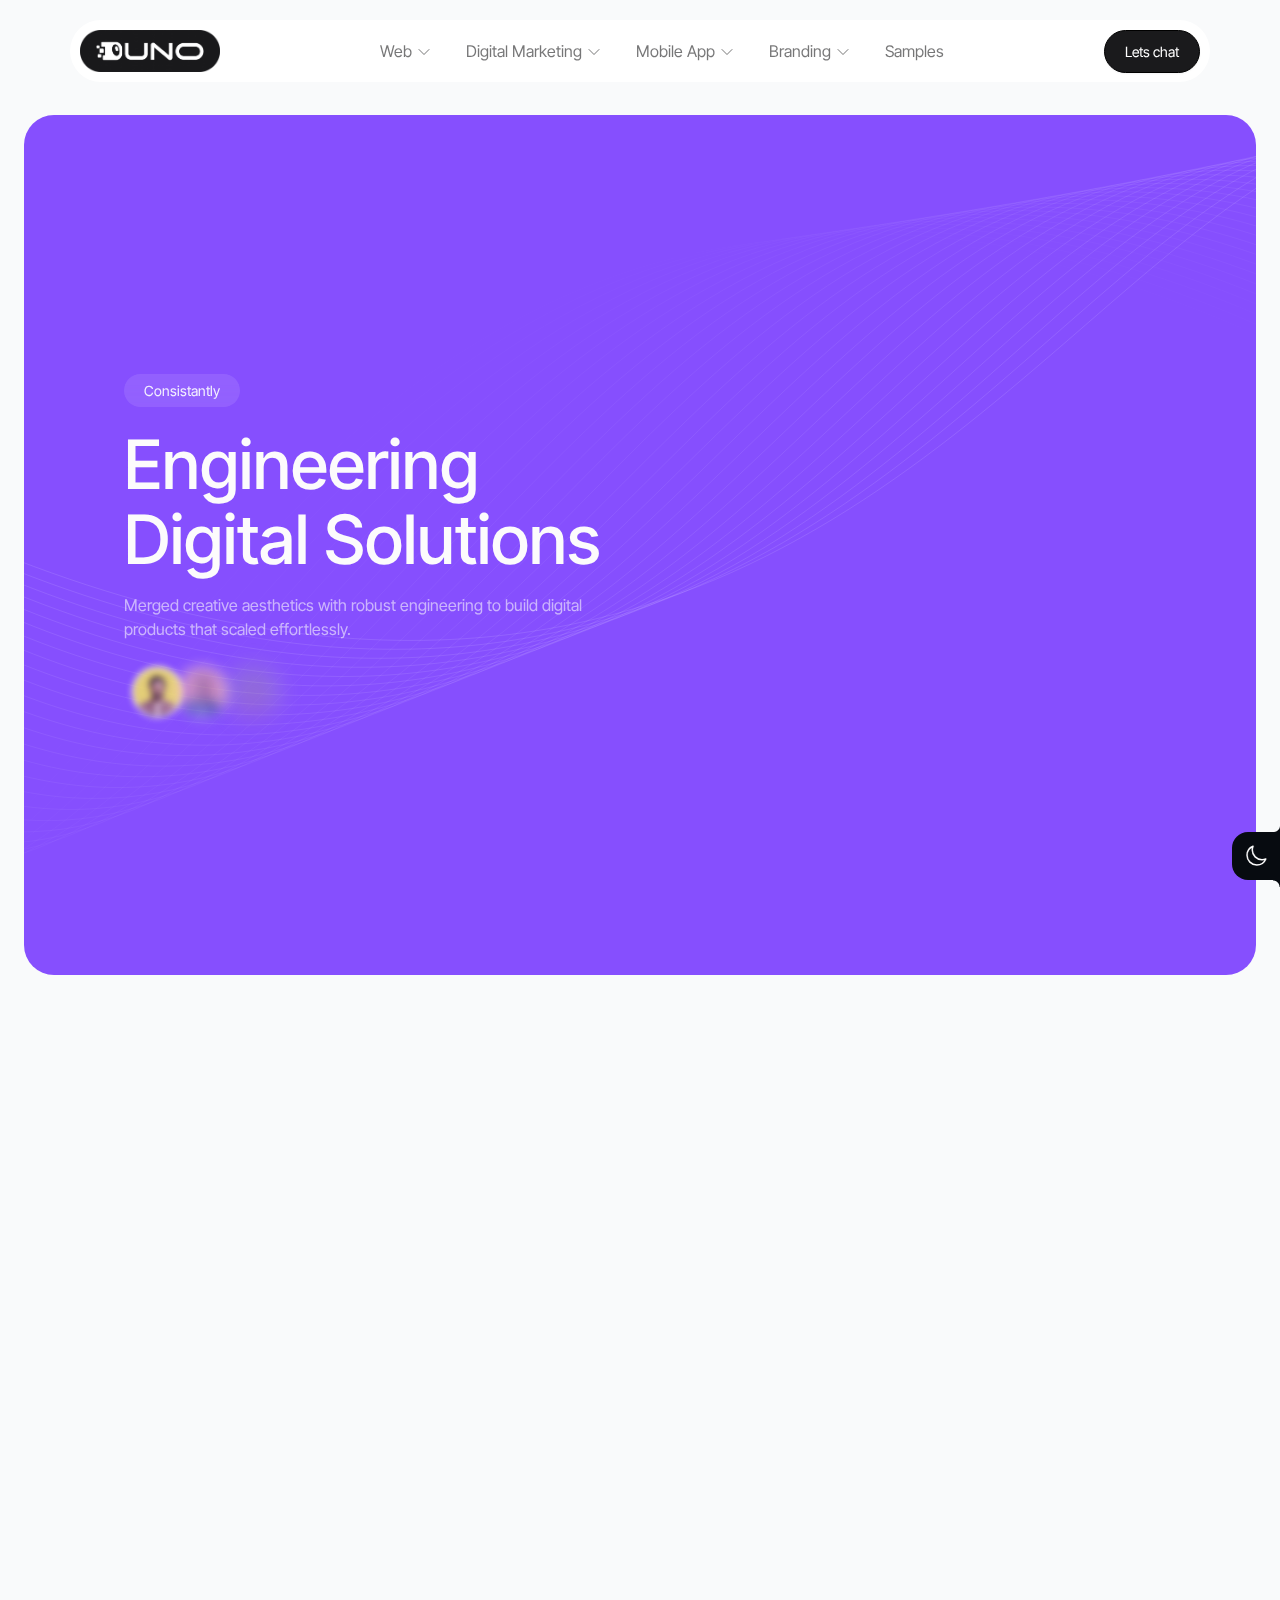
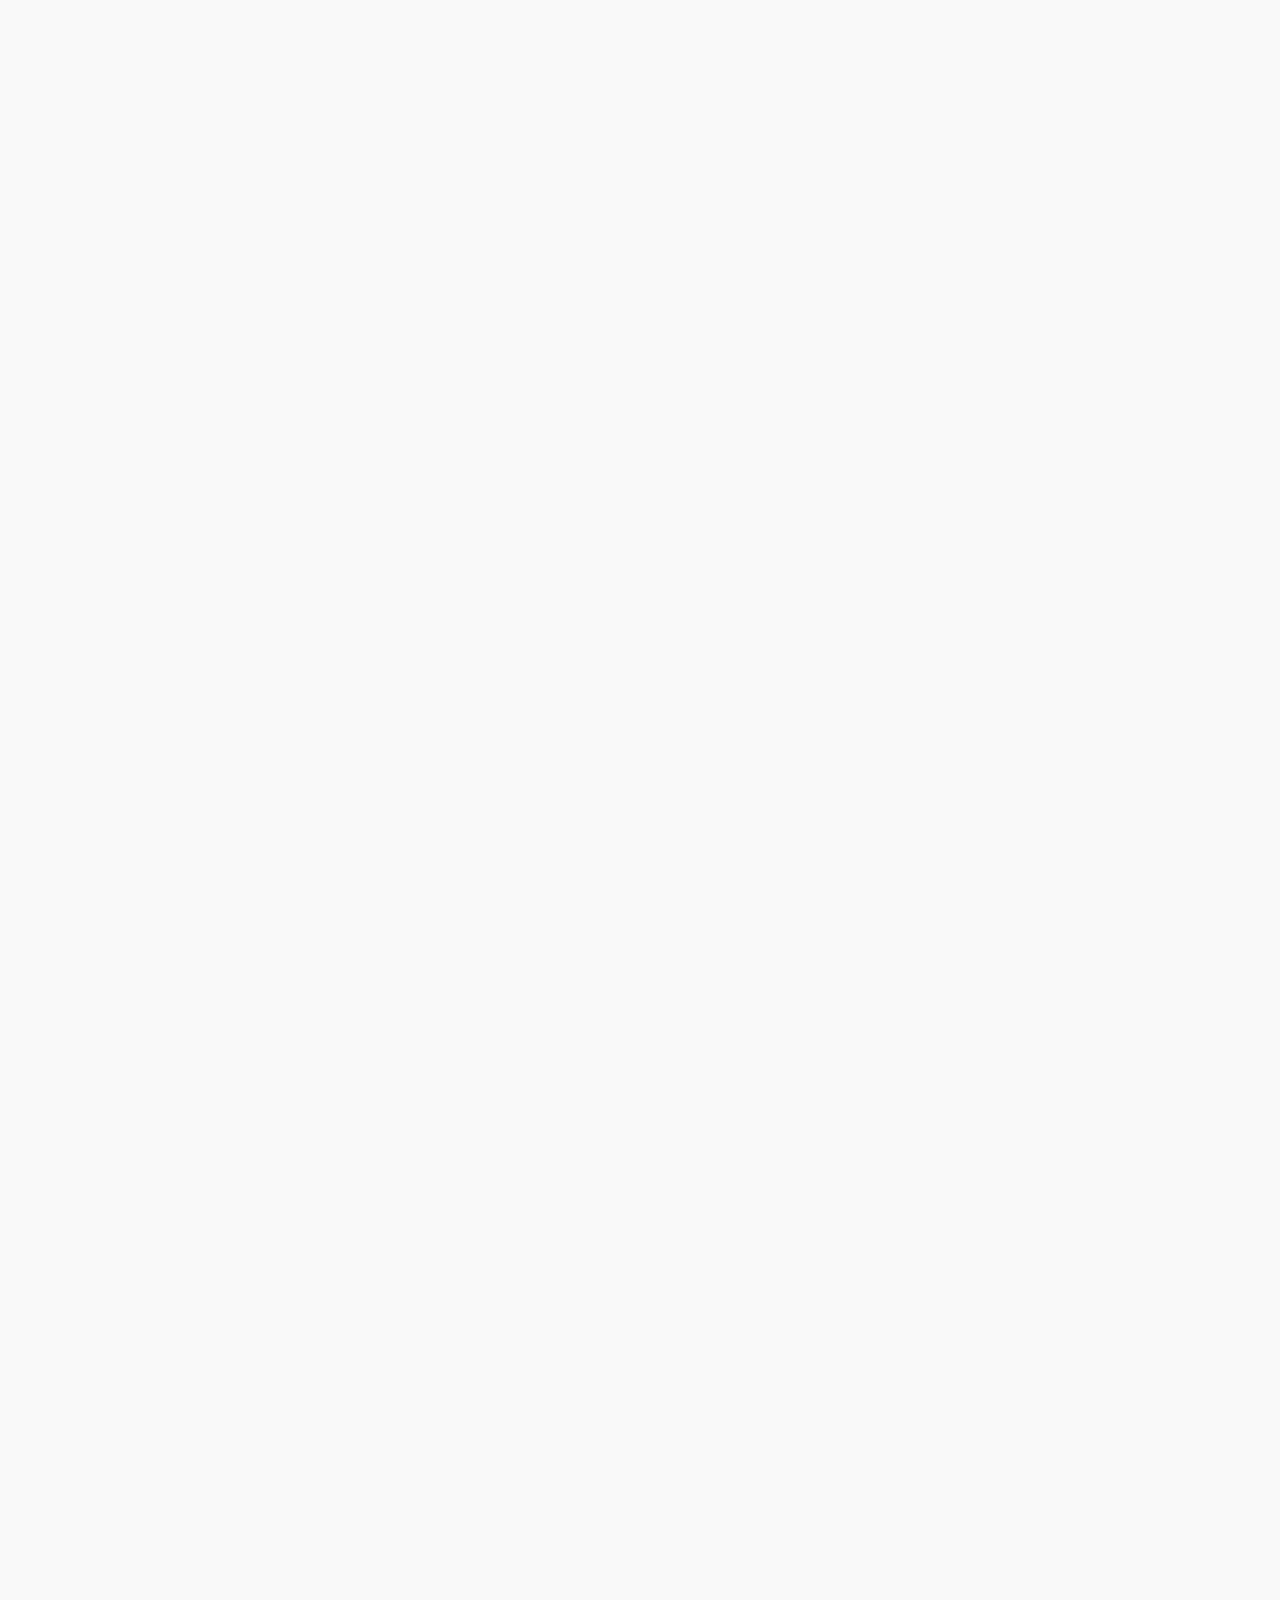
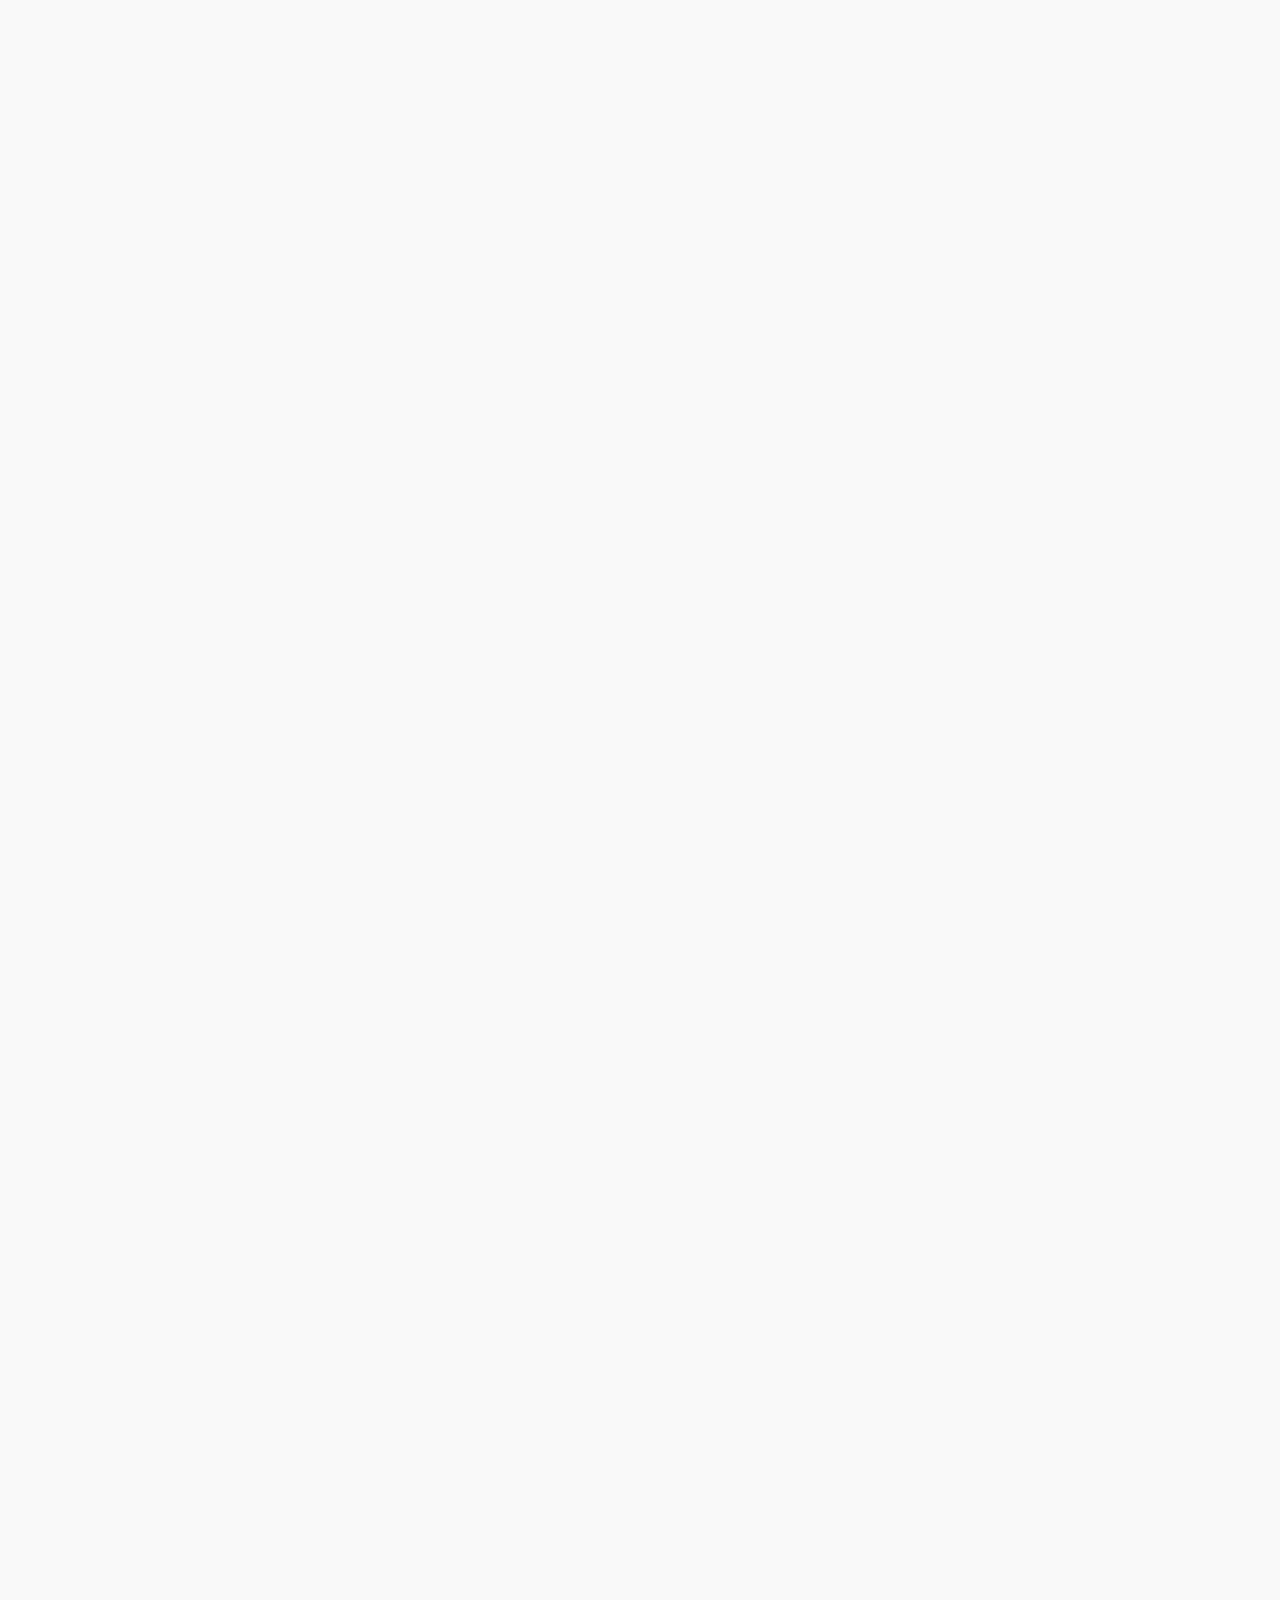
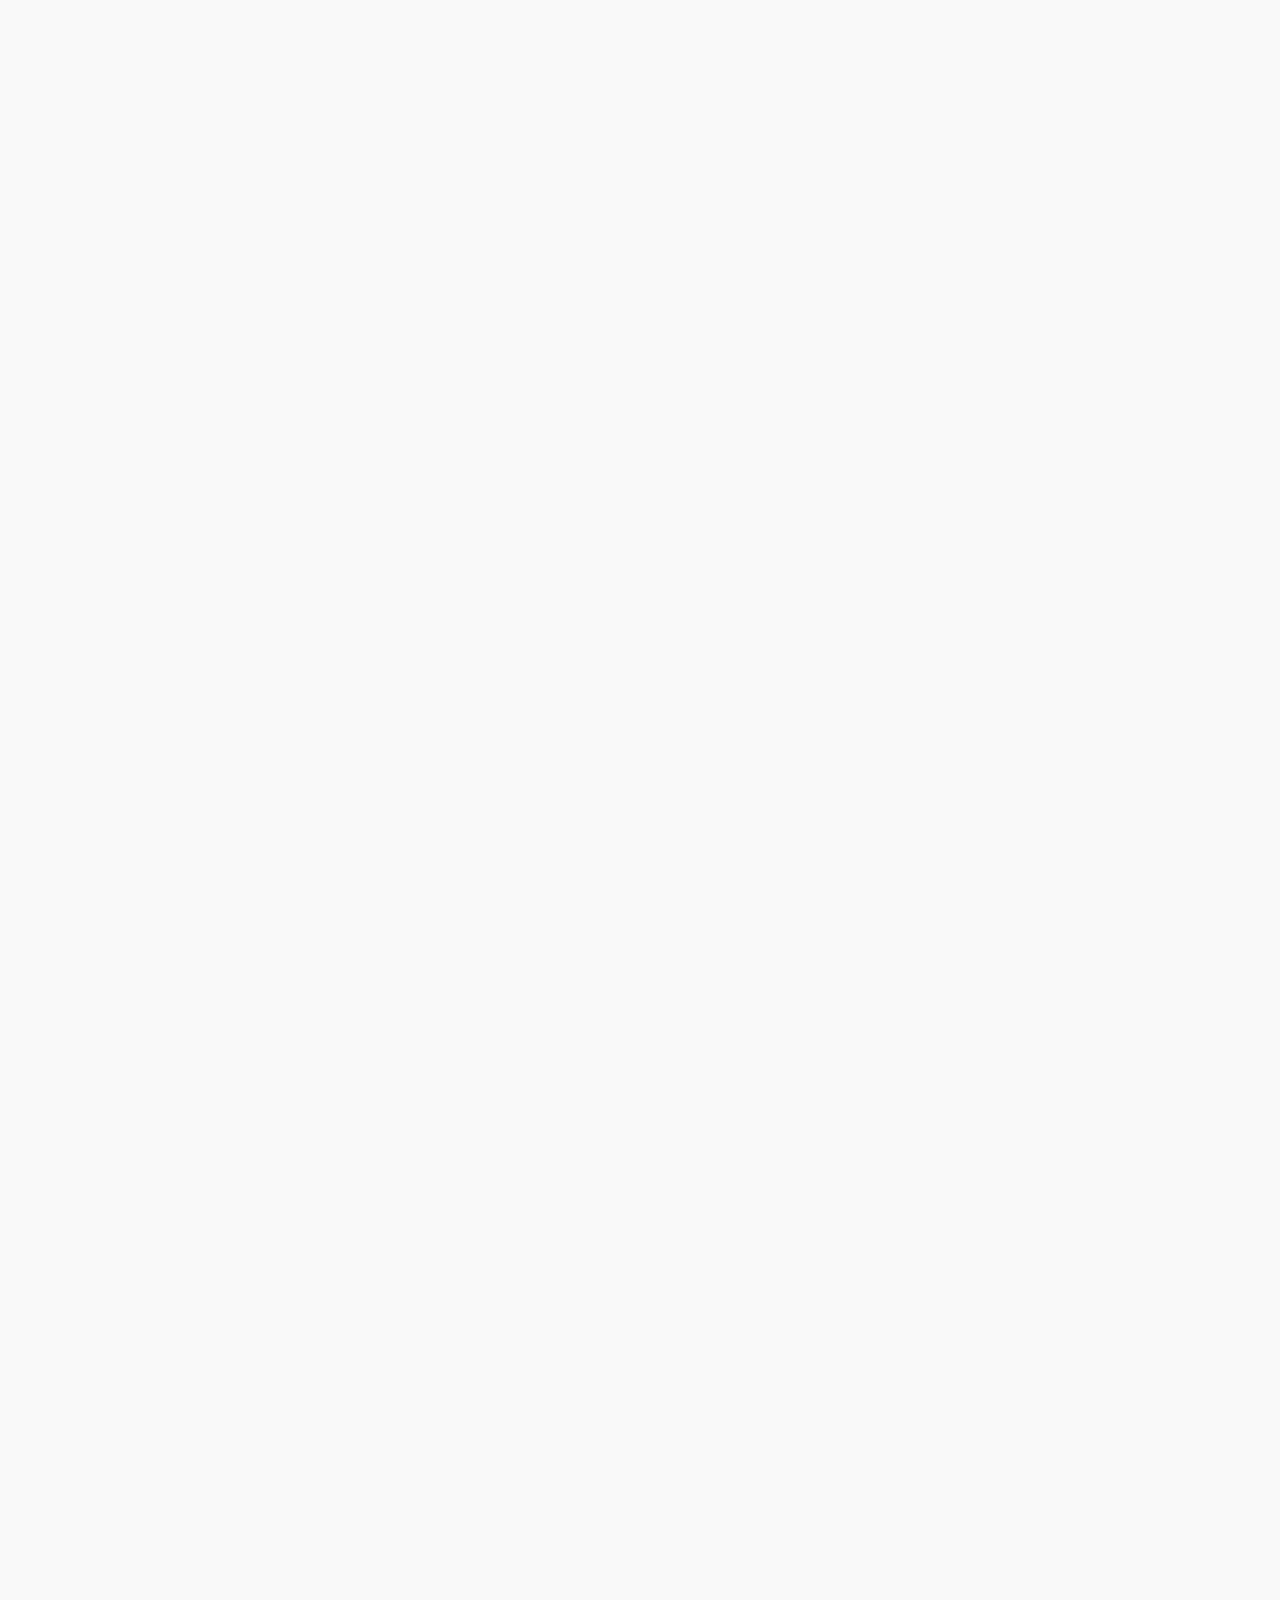
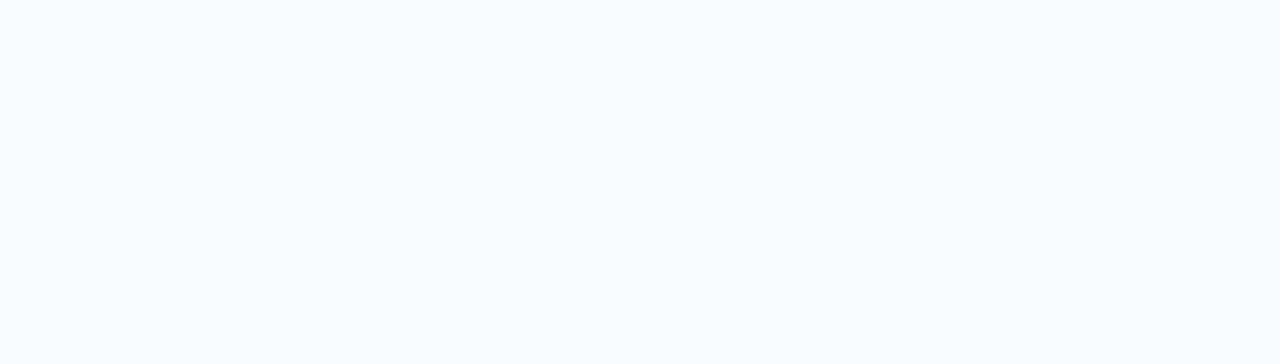
<file: nuvexa-crm.html>
<!doctype html>
<html lang="en">
  <head>
    <!-- =========================
Head links 
===========================-->

<meta charset="UTF-8" />
<meta name="viewport" content="width=device-width, initial-scale=1.0" />
<meta name="title" content="Nexsas - Software, SaaS & Startup Tailwind Template" />
<meta
  name="description"
  content="Nexsas - the ultimate collection of 35+ premium HTML templates for SaaS businesses and startups. Built with Tailwind CSS, featuring responsive design, authentication flows, pricing pages, and modern UI components. Perfect for web applications and digital products."
/>
<meta
  name="keywords"
  content="SaaS templates, HTML templates, Tailwind CSS templates, startup templates, web application templates, responsive design, authentication pages, pricing pages, modern UI, Nexsas, business templates, landing page templates, React templates"
/>
<meta name="author" content="Nexsas" />
<meta
  name="robots"
  content="index, follow, max-snippet:-1, max-image-preview:large, max-video-preview:-1"
/>
<meta name="googlebot" content="index, follow" />
<meta name="bingbot" content="index, follow" />

<meta name="language" content="English" />
<meta name="geo.region" content="US" />
<meta name="geo.placename" content="United States" />

<link rel="canonical" href="https://next-sass-html.vercel.app/" />

<!-- Additional SEO Meta Tags -->
<meta name="rating" content="General" />
<meta name="distribution" content="Global" />
<meta name="revisit-after" content="7 days" />
<meta name="expires" content="never" />

<!-- Open Graph / Facebook -->
<meta property="og:type" content="website" />
<meta property="og:url" content="https://next-sass-html.vercel.app/" />
<meta property="og:title" content="Nexsas - Software, SaaS & Startup Tailwind Template" />
<meta
  property="og:description"
  content="Nexsas - the ultimate collection of 40+ premium HTML templates for SaaS businesses and startups. Built with Tailwind CSS, featuring responsive design, authentication flows, pricing pages, and modern UI components."
/>
<meta
  property="og:image"
  content="https://images.prismic.io/staticmania/aPD-K55xUNkB2D2X_og-image.jpg"
/>
<meta property="og:image:width" content="1200" />
<meta property="og:image:height" content="630" />
<meta property="og:image:alt" content="Nexsas - Software, SaaS & Startup Tailwind Template" />
<meta property="og:site_name" content="Nexsas" />
<meta property="og:locale" content="en_US" />
<meta property="article:author" content="Nexsas" />
<meta property="article:publisher" content="Nexsas" />

<!-- Twitter -->
<meta name="twitter:card" content="summary_large_image" />
<meta name="twitter:site" content="@Nexsas" />
<meta name="twitter:creator" content="@Nexsas" />
<meta name="twitter:url" content="https://next-sass-html.vercel.app/" />
<meta name="twitter:title" content="Nexsas - Software, SaaS & Startup Tailwind Template" />
<meta
  name="twitter:description"
  content="Nexsas - the ultimate collection of 35+ premium HTML templates for SaaS businesses and startups. Built with Tailwind CSS, featuring responsive design, authentication flows, pricing pages, and modern UI components."
/>
<meta
  name="twitter:image"
  content="https://images.prismic.io/staticmania/aPD-K55xUNkB2D2X_og-image.jpg"
/>
<meta name="twitter:image:alt" content="Nexsas - Software, SaaS & Startup Tailwind Template" />

<!-- Additional SEO Meta Tags -->
<meta name="theme-color" content="#000000" />
<meta name="msapplication-TileColor" content="#000000" />
<meta name="mobile-web-app-capable" content="yes" />
<meta name="apple-mobile-web-app-status-bar-style" content="black-translucent" />
<meta name="apple-mobile-web-app-title" content="Nexsas" />
<meta name="application-name" content="Nexsas" />
<meta name="msapplication-tooltip" content="Nexsas - Software, SaaS & Startup Tailwind Template" />
<meta name="msapplication-starturl" content="/" />
<!-- Favicon and Icons -->
<link rel="icon" type="image/png" href="./favicon-96x96.png" sizes="96x96" />
<link rel="icon" type="image/svg+xml" href="./favicon.svg" />
<link rel="shortcut icon" href="./favicon.ico" />
<link rel="apple-touch-icon" sizes="180x180" href="./apple-touch-icon.png" />
<link rel="manifest" href="./site.webmanifest" />
<link rel="preconnect" href="https://fonts.googleapis.com" />
<link rel="preconnect" href="https://fonts.gstatic.com" crossorigin />
<link
  href="https://fonts.googleapis.com/css2?family=Inter+Tight:ital,wght@0,100..900;1,100..900&display=swap"
  rel="stylesheet"
/>

    <title>Work Samples</title>
    
    <link rel="stylesheet" href="./assets/main.css">
  </head>
  <body class="bg-background-2 dark:bg-background-6">
    <!-- =========================
Header
===========================-->
<header>
  <div
    class="header-one lp:!max-w-[1290px] border-stroke-6 dark:bg-background-9 fixed top-5 left-1/2 z-50 mx-auto flex w-full max-w-[350px] -translate-x-1/2 items-center justify-between rounded-full bg-white px-2.5 py-2.5 opacity-0 min-[425px]:max-w-[375px] min-[500px]:max-w-[450px] sm:max-w-[540px] md:max-w-[720px] lg:max-w-[960px] xl:max-w-[1140px] xl:py-0 dark:border"
    data-ns-animate
    data-direction="up"
    data-offset="100"
  >
    <div>
      <a href="./index.html">
        <span class="sr-only">Home</span>
        <figure class="hidden lg:block lg:max-w-[140px]">
          <img src="./images/shared/main-logo.svg" alt="Nexsas" class="dark:invert" />
        </figure>
        <figure class="block max-w-[44px] lg:hidden">
          <img src="./images/shared/logo.svg" alt="Nexsas" class="block w-full dark:hidden" />
          <img src="./images/shared/logo-dark.svg" alt="Nexsas" class="hidden w-full dark:block" />
        </figure>
      </a>
    </div>
    <nav class="hidden items-center xl:flex">
      <ul class="flex items-center">
        <li class="nav-item relative cursor-pointer py-2.5" data-menu="disabled">
          <a
            href="web-hosting.html"
            class="hover:border-stroke-2 dark:hover:border-stroke-7 text-tagline-1 text-secondary/60 hover:text-secondary dark:text-accent/60 dark:hover:text-accent {=$nav-item-class} flex items-center gap-1 rounded-full border border-transparent px-4 py-2 font-normal transition-all duration-200"
          >
            <span>Web</span>
            <span class="nav-arrow block origin-center translate-y-px transition-all duration-300">
              <svg
                xmlns="http://www.w3.org/2000/svg"
                fill="none"
                viewBox="0 0 24 24"
                stroke-width="1.5"
                stroke="currentColor"
                class="size-4"
              >
                <path
                  stroke-linecap="round"
                  stroke-linejoin="round"
                  d="m19.5 8.25-7.5 7.5-7.5-7.5"
                />
              </svg>
            </span>
          </a>
          <div>
  <div
    class="dropdown-menu-bridge absolute left-1/2 -translate-x-1/2 top-full w-full h-3 z-40 min-w-[692px] pointer-events-none bg-transparent opacity-0"
  ></div>
  <div
    id="company-mega-menu"
    class="dropdown-menu absolute left-1/2 -translate-x-1/2 top-full mt-2 pointer-events-none transition-all duration-300 opacity-0 md:w-[692px] w-full bg-white dark:bg-background-6 z-50 rounded-[20px] p-4 border border-stroke-1 dark:border-background-7 flex items-start md:gap-x-8 gap-y-6"
  >
    <ul class="space-y-2 md:max-w-[284px] w-full">
      <li>
        <a
          href="./digital-marketing-about.html"
          class="p-3 rounded-[10px] flex items-start gap-3 transition-all duration-300 relative group"
        >
          <div
  class="absolute left-1/2 top-1/2 -translate-x-1/2 -translate-y-1/2 w-full h-full bg-background-3 dark:bg-background-7 opacity-0 group-hover:opacity-100 rounded-[10px] z-0 transition-all duration-400 {=$class}"
></div>

          <div class="mt-1 relative z-10">
            <svg xmlns="http://www.w3.org/2000/svg" width="20" height="20" viewBox="0 0 20 20" fill="none">
  <path
    d="M10.0003 18.3334C14.6027 18.3334 18.3337 14.6024 18.3337 10C18.3337 5.39765 14.6027 1.66669 10.0003 1.66669C5.39795 1.66669 1.66699 5.39765 1.66699 10C1.66699 14.6024 5.39795 18.3334 10.0003 18.3334Z"
    class="stroke-secondary dark:stroke-accent {=$class}"
    stroke-linecap="round"
    stroke-linejoin="round"
  />
  <path
    d="M10 13.3333H10.0083"
    class="stroke-secondary dark:stroke-accent {=$class}"
    stroke-linecap="round"
    stroke-linejoin="round"
  />
  <path
    d="M10 6.66669V10"
    class="stroke-secondary dark:stroke-accent {=$class}"
    stroke-linecap="round"
    stroke-linejoin="round"
  />
</svg>

          </div>
          <div class="relative z-10 space-y-0.5">
            <p class="text-tagline-1 font-normal text-secondary dark:text-accent">About Us</p>
            <p class="text-tagline-3 font-normal text-secondary/60 dark:text-accent/60">
              Learn about our mission, values, and dedicated team
            </p>
          </div>
        </a>
      </li>
      <li>
        <a
          href="./digital-marketing-services.html"
          class="p-3 rounded-[10px] flex items-start gap-3 transition-all duration-300 relative group"
        >
          <div
  class="absolute left-1/2 top-1/2 -translate-x-1/2 -translate-y-1/2 w-full h-full bg-background-3 dark:bg-background-7 opacity-0 group-hover:opacity-100 rounded-[10px] z-0 transition-all duration-400 {=$class}"
></div>

          <div class="mt-1 relative z-10">
            <svg xmlns="http://www.w3.org/2000/svg" width="20" height="20" viewBox="0 0 20 20" fill="none">
  <path
    d="M10 13.75C12.0711 13.75 13.75 12.0711 13.75 10C13.75 7.92893 12.0711 6.25 10 6.25C7.92893 6.25 6.25 7.92893 6.25 10C6.25 12.0711 7.92893 13.75 10 13.75Z"
    class="stroke-secondary dark:stroke-accent {=$class}"
    stroke-linecap="round"
    stroke-linejoin="round"
  />
  <path
    d="M9.59975 3.4495L8.12557 2.34419C8.04647 2.28469 7.95437 2.24484 7.85685 2.22792C7.75933 2.211 7.65918 2.2175 7.56467 2.24688C7.1081 2.38985 6.66515 2.57312 6.24103 2.79452C6.15323 2.84057 6.07765 2.90685 6.02051 2.98787C5.96338 3.06889 5.92633 3.16233 5.91242 3.26049L5.65182 5.08478C5.55248 5.17284 5.45523 5.26442 5.36007 5.35953C5.26493 5.45467 5.17332 5.55195 5.08525 5.65136L5.08521 5.65139L3.26124 5.91223C3.16324 5.92608 3.06993 5.96303 2.98901 6.02002C2.90809 6.07702 2.84187 6.15242 2.79581 6.24003C2.57407 6.66397 2.39044 7.10678 2.2471 7.56323C2.21759 7.65787 2.211 7.75818 2.22789 7.85587C2.24478 7.95356 2.28466 8.04584 2.34423 8.12508L3.44993 9.59932C3.44195 9.73182 3.43794 9.86535 3.4379 9.9999C3.4379 10.1344 3.44191 10.268 3.44993 10.4006L3.44993 10.4006L2.34462 11.8748C2.28512 11.9539 2.24527 12.046 2.22835 12.1435C2.21143 12.241 2.21793 12.3412 2.2473 12.4357C2.39028 12.8923 2.57355 13.3352 2.79495 13.7593C2.841 13.8471 2.90727 13.9227 2.98829 13.9799C3.06931 14.037 3.16276 14.074 3.26092 14.088L5.08521 14.3486C5.17326 14.4479 5.26484 14.5451 5.35996 14.6403C5.45509 14.7354 5.55237 14.827 5.65179 14.9151L5.65182 14.9152L5.91265 16.7391C5.92651 16.8371 5.96345 16.9304 6.02045 17.0114C6.07744 17.0923 6.15285 17.1585 6.24046 17.2046C6.66439 17.4263 7.1072 17.6099 7.56365 17.7533C7.6583 17.7828 7.7586 17.7894 7.8563 17.7725C7.95399 17.7556 8.04626 17.7157 8.1255 17.6561L9.59974 16.5504C9.73225 16.5584 9.86577 16.5624 10.0003 16.5625C10.1349 16.5625 10.2684 16.5585 10.401 16.5504L10.4011 16.5504L11.8752 17.6558C11.9543 17.7153 12.0464 17.7551 12.144 17.772C12.2415 17.7889 12.3416 17.7824 12.4361 17.7531C12.8927 17.6101 13.3357 17.4268 13.7598 17.2054C13.8476 17.1594 13.9232 17.0931 13.9803 17.0121C14.0374 16.9311 14.0745 16.8376 14.0884 16.7395L14.349 14.9152C14.4483 14.8271 14.5456 14.7355 14.6407 14.6404C14.7359 14.5453 14.8275 14.448 14.9156 14.3486L14.9156 14.3486L16.7396 14.0877C16.8376 14.0739 16.9309 14.0369 17.0118 13.9799C17.0927 13.9229 17.1589 13.8475 17.205 13.7599C17.4267 13.336 17.6104 12.8932 17.7537 12.4367C17.7832 12.3421 17.7898 12.2418 17.7729 12.1441C17.756 12.0464 17.7161 11.9541 17.6566 11.8749L16.5509 10.4006C16.5589 10.2681 16.5629 10.1346 16.5629 10.0001C16.5629 9.86551 16.5589 9.73195 16.5509 9.59937L16.5509 9.59932L17.6562 8.12514C17.7157 8.04605 17.7555 7.95394 17.7725 7.85642C17.7894 7.7589 17.7829 7.65876 17.7535 7.56424C17.6105 7.10767 17.4273 6.66472 17.2059 6.2406C17.1598 6.15281 17.0935 6.07722 17.0125 6.02008C16.9315 5.96295 16.838 5.9259 16.7399 5.91199L14.9156 5.65139C14.8275 5.55206 14.736 5.45481 14.6408 5.35964C14.5457 5.2645 14.4484 5.1729 14.349 5.08482L14.349 5.08478L14.0881 3.26082C14.0743 3.16281 14.0373 3.06951 13.9804 2.98858C13.9234 2.90766 13.848 2.84144 13.7603 2.79539C13.3364 2.57364 12.8936 2.39002 12.4371 2.24668C12.3425 2.21716 12.2422 2.21057 12.1445 2.22746C12.0468 2.24435 11.9545 2.28423 11.8753 2.34381L10.4011 3.4495C10.2685 3.44152 10.135 3.43751 10.0005 3.43747C9.86593 3.43747 9.73237 3.44148 9.5998 3.4495L9.59975 3.4495Z"
    class="stroke-secondary dark:stroke-accent {=$class}"
    stroke-linecap="round"
    stroke-linejoin="round"
  />
</svg>

          </div>
          <div class="relative z-10 space-y-0.5">
            <p class="text-tagline-1 font-normal text-secondary dark:text-accent">Our Services</p>
            <p class="text-tagline-3 font-normal text-secondary/60 dark:text-accent/60">
              Explore our comprehensive marketing solutions
            </p>
          </div>
        </a>
      </li>
      <li>
        <a
          href="./digital-marketing-features.html"
          class="p-3 rounded-[10px] flex items-start gap-3 transition-all duration-300 relative group"
        >
          <div
  class="absolute left-1/2 top-1/2 -translate-x-1/2 -translate-y-1/2 w-full h-full bg-background-3 dark:bg-background-7 opacity-0 group-hover:opacity-100 rounded-[10px] z-0 transition-all duration-400 {=$class}"
></div>

          <div class="mt-1 relative z-10">
            <svg xmlns="http://www.w3.org/2000/svg" width="20" height="20" viewBox="0 0 20 20" fill="none">
  <path
    d="M10.0003 1.66669L12.5753 6.88335L18.3337 7.72502L14.167 11.7834L15.1503 17.5167L10.0003 14.8084L4.85033 17.5167L5.83366 11.7834L1.66699 7.72502L7.42533 6.88335L10.0003 1.66669Z"
    class="stroke-secondary dark:stroke-accent {=$class}"
    stroke-linecap="round"
    stroke-linejoin="round"
  />
</svg>

          </div>
          <div class="relative z-10 space-y-0.5">
            <p class="text-tagline-1 font-normal text-secondary dark:text-accent">
              Product Features
            </p>
            <p class="text-tagline-3 font-normal text-secondary/60 dark:text-accent/60">
              Discover powerful marketing tools and capabilities
            </p>
          </div>
        </a>
      </li>
      <li>
        <a
          href="./digital-marketing-blog.html"
          class="p-3 rounded-[10px] flex items-start gap-3 transition-all duration-300 relative group"
        >
          <div
  class="absolute left-1/2 top-1/2 -translate-x-1/2 -translate-y-1/2 w-full h-full bg-background-3 dark:bg-background-7 opacity-0 group-hover:opacity-100 rounded-[10px] z-0 transition-all duration-400 {=$class}"
></div>

          <div class="mt-1 relative z-10">
            <svg xmlns="http://www.w3.org/2000/svg" width="16" height="16" viewBox="0 0 16 16" fill="none">
  <path
    d="M4.875 14.6161H1.125C0.95924 14.6161 0.800269 14.5503 0.683058 14.4331C0.565848 14.3159 0.5 14.1569 0.5 13.9911V10.5C0.5 10.4179 0.516166 10.3367 0.547575 10.2608C0.578984 10.185 0.625022 10.1161 0.683059 10.0581L10.0581 0.683058C10.1753 0.565848 10.3342 0.5 10.5 0.5C10.6658 0.5 10.8247 0.565848 10.9419 0.683058L14.4331 4.17418C14.5503 4.29139 14.6161 4.45036 14.6161 4.61612C14.6161 4.78188 14.5503 4.94085 14.4331 5.05806L4.875 14.6161Z"
    class="stroke-secondary dark:stroke-accent {=$class}"
    stroke-linecap="round"
    stroke-linejoin="round"
  />
  <path
    d="M8 2.74109L12.375 7.11609"
    class="stroke-secondary dark:stroke-accent {=$class}"
    stroke-linecap="round"
    stroke-linejoin="round"
  />
</svg>

          </div>
          <div class="relative z-10 space-y-0.5">
            <p class="text-tagline-1 font-normal text-secondary dark:text-accent">Blog & News</p>
            <p class="text-tagline-3 font-normal text-secondary/60 dark:text-accent/60">
              Stay updated with latest articles and insights
            </p>
          </div>
        </a>
      </li>
    </ul>
    <figure class="flex-1 space-y-3">
      <p class="text-tagline-2 font-medium text-secondary/60 dark:text-accent/60">What's New</p>
      <a href="./digital-marketing-blog-details.html" class="block">
        <figure
          class="overflow-hidden rounded-[14px] max-w-full w-full min-h-[272px] relative group"
        >
          <img
            src="./images/ns-img-419.jpg"
            alt="What's New"
            class="w-full h-full object-cover rounded-[14px] group-hover:scale-105 transition-all duration-500 ease-in-out"
          />
          <div
            class="absolute group-hover:top-5 group-hover:left-5 top-4 left-4 size-full space-y-1 transition-all duration-500 ease-in-out"
          >
            <p class="text-white text-tagline-1 font-medium">Digital Marketing</p>
            <p class="text-white/60 max-w-[212px] w-full text-tagline-3 font-normal">
              Digital Marketing is a platform that helps you grow your business online.
            </p>
          </div>
        </figure>
      </a>
    </figure>
  </div>
</div>


        </li>
        <li class="nav-item relative cursor-pointer py-2.5" data-menu="disabled">
          <a
            href="ai-agency.html"
            class="hover:border-stroke-2 dark:hover:border-stroke-7 text-tagline-1 text-secondary/60 hover:text-secondary dark:text-accent/60 dark:hover:text-accent {=$nav-item-class} flex items-center gap-1 rounded-full border border-transparent px-4 py-2 font-normal transition-all duration-200"
          >
            <span>Digital Marketing</span>
            <span class="nav-arrow block origin-center translate-y-px transition-all duration-300">
              <svg
                xmlns="http://www.w3.org/2000/svg"
                fill="none"
                viewBox="0 0 24 24"
                stroke-width="1.5"
                stroke="currentColor"
                class="size-4"
              >
                <path
                  stroke-linecap="round"
                  stroke-linejoin="round"
                  d="m19.5 8.25-7.5 7.5-7.5-7.5"
                />
              </svg>
            </span>
          </a>
          <div>
  <div
    class="dropdown-menu-bridge absolute left-1/2 -translate-x-1/2 top-full w-full h-3 z-40 min-w-[320px] pointer-events-none bg-transparent opacity-0"
  ></div>

  <ul
    id="partnership-dropdown-menu"
    class="dropdown-menu mt-2 w-[320px] rounded-[20px] p-2 bg-white dark:bg-background-6 shadow-14 absolute left-1/2 -translate-x-1/2 top-full z-50 pointer-events-none transition-all duration-300 opacity-0 border border-stroke-1 dark:border-background-7"
  >
    <li>
      <a
        href="./digital-marketing-affiliates.html"
        class="p-3 rounded-2xl flex items-start gap-3 transition-all duration-300 relative group"
      >
        <div
  class="absolute left-1/2 top-1/2 -translate-x-1/2 -translate-y-1/2 w-full h-full bg-background-3 dark:bg-background-7 opacity-0 group-hover:opacity-100 rounded-[10px] z-0 transition-all duration-400 {=$class}"
></div>

        <div
          class="size-11 p-3 rounded-[10px] bg-white dark:bg-background-6 relative z-10 shadow-14 border border-stroke-1 dark:border-background-7 flex items-center justify-center"
        >
          <svg xmlns="http://www.w3.org/2000/svg" width="20" height="14" viewBox="0 0 20 14" fill="none">
  <path
    d="M18.4574 5.59968L16.5264 6.56521L14.0264 1.77755L15.9771 0.80219C16.1237 0.728911 16.2931 0.716117 16.449 0.766565C16.6049 0.817013 16.7348 0.926666 16.8106 1.07191L18.7319 4.75137C18.7704 4.82494 18.7937 4.90543 18.8007 4.98814C18.8077 5.07084 18.7981 5.15411 18.7726 5.23308C18.747 5.31205 18.706 5.38514 18.6519 5.44808C18.5978 5.51102 18.5317 5.56256 18.4574 5.59968V5.59968Z"
    class="stroke-secondary dark:stroke-accent {=$class}"
    stroke-linecap="round"
    stroke-linejoin="round"
  />
  <path
    d="M2.77656 6.48147L0.845492 5.51594C0.771253 5.47882 0.705152 5.42729 0.651046 5.36434C0.59694 5.3014 0.555912 5.22831 0.530358 5.14934C0.504804 5.07038 0.495236 4.98711 0.502211 4.9044C0.509186 4.82169 0.532565 4.7412 0.570984 4.66763L2.49231 0.988176C2.56815 0.842928 2.698 0.733274 2.8539 0.682826C3.0098 0.632377 3.17927 0.64517 3.32583 0.718449L5.27656 1.69381L2.77656 6.48147Z"
    class="stroke-secondary dark:stroke-accent {=$class}"
    stroke-linecap="round"
    stroke-linejoin="round"
  />
  <path
    d="M16.5264 6.56524L15.2764 8.02758L12.4016 10.9024C12.3253 10.9787 12.2305 11.0339 12.1265 11.0627C12.0225 11.0915 11.9128 11.0929 11.8081 11.0668L7.28018 9.93478C7.19525 9.91355 7.11573 9.87472 7.04677 9.82079L2.77637 6.48151"
    class="stroke-secondary dark:stroke-accent {=$class}"
    stroke-linecap="round"
    stroke-linejoin="round"
  />
  <path
    d="M15.277 8.02759L11.8395 5.52759L10.8395 6.27759C10.4068 6.60214 9.88044 6.77759 9.33951 6.77759C8.79859 6.77759 8.27225 6.60214 7.83951 6.27759L7.41602 5.95997C7.34438 5.90624 7.28512 5.83775 7.24226 5.75913C7.1994 5.68051 7.17394 5.59359 7.16759 5.50427C7.16124 5.41495 7.17416 5.32531 7.20547 5.24142C7.23678 5.15753 7.28576 5.08134 7.34907 5.01803L10.4065 1.96065C10.4645 1.90261 10.5334 1.85657 10.6092 1.82516C10.685 1.79375 10.7663 1.77759 10.8484 1.77759H14.027"
    class="stroke-secondary dark:stroke-accent {=$class}"
    stroke-linecap="round"
    stroke-linejoin="round"
  />
  <path
    d="M5.32129 1.69385L9.33066 0.524979C9.47389 0.483224 9.62732 0.494078 9.76324 0.555579L12.4639 1.77758"
    class="stroke-secondary dark:stroke-accent {=$class}"
    stroke-linecap="round"
    stroke-linejoin="round"
  />
  <path
    d="M8.40137 12.7151L6.04672 12.1264C5.95117 12.1025 5.86262 12.0564 5.78829 11.9918L4.02637 10.4603"
    class="stroke-secondary dark:stroke-accent {=$class}"
    stroke-linecap="round"
    stroke-linejoin="round"
  />
</svg>

        </div>
        <div class="relative z-10">
          <p class="text-tagline-1 font-normal text-secondary dark:text-accent">Affiliate</p>
          <p class="text-tagline-2 font-normal text-secondary/60 dark:text-accent/60">
            Join affiliates
          </p>
        </div>
      </a>
    </li>
    <li>
      <a
        href="./digital-marketing-referral-program.html"
        class="p-3 rounded-2xl flex items-start gap-3 transition-all duration-300 relative group"
      >
        <div
  class="absolute left-1/2 top-1/2 -translate-x-1/2 -translate-y-1/2 w-full h-full bg-background-3 dark:bg-background-7 opacity-0 group-hover:opacity-100 rounded-[10px] z-0 transition-all duration-400 {=$class}"
></div>

        <div
          class="size-11 p-3 rounded-[10px] bg-white dark:bg-background-6 relative z-10 shadow-14 border border-stroke-1 dark:border-background-7 flex items-center justify-center"
        >
          <svg xmlns="http://www.w3.org/2000/svg" width="16" height="14" viewBox="0 0 16 14" fill="none">
  <path
    d="M11.75 8L15.5 4.25L11.75 0.5"
    class="stroke-secondary dark:stroke-accent {=$class}"
    stroke-linecap="round"
    stroke-linejoin="round"
  />
  <path
    d="M13 13H1.125C0.95924 13 0.800269 12.9342 0.683058 12.8169C0.565848 12.6997 0.5 12.5408 0.5 12.375V3"
    class="stroke-secondary dark:stroke-accent {=$class}"
    stroke-linecap="round"
    stroke-linejoin="round"
  />
  <path
    d="M3.86133 9.87497C4.27758 8.26502 5.21687 6.83895 6.53164 5.82081C7.8464 4.80266 9.46214 4.25013 11.125 4.25H15.5"
    class="stroke-secondary dark:stroke-accent {=$class}"
    stroke-linecap="round"
    stroke-linejoin="round"
  />
</svg>

        </div>
        <div class="relative z-10">
          <p class="text-tagline-1 font-normal text-secondary dark:text-accent">Referral</p>
          <p class="text-tagline-2 font-normal text-secondary/60 dark:text-accent/60">
            Invite friends
          </p>
        </div>
      </a>
    </li>
    <li>
      <a
        href="./digital-marketing-login.html"
        class="p-3 rounded-2xl flex items-start gap-3 transition-all duration-300 relative group"
      >
        <div
  class="absolute left-1/2 top-1/2 -translate-x-1/2 -translate-y-1/2 w-full h-full bg-background-3 dark:bg-background-7 opacity-0 group-hover:opacity-100 rounded-[10px] z-0 transition-all duration-400 {=$class}"
></div>

        <div
          class="size-11 p-3 rounded-[10px] bg-white dark:bg-background-6 relative z-10 shadow-14 border border-stroke-1 dark:border-background-7 flex items-center justify-center"
        >
          <svg xmlns="http://www.w3.org/2000/svg" width="17" height="17" viewBox="0 0 17 17" fill="none">
  <path
    d="M5.27861 8.21139C4.79681 7.00965 4.74472 5.67841 5.13115 4.44269C5.51757 3.20698 6.3188 2.14259 7.39941 1.42943C8.48002 0.716267 9.77372 0.398085 11.0618 0.528665C12.35 0.659244 13.5535 1.23057 14.469 2.14608C15.3845 3.06159 15.9558 4.26513 16.0864 5.55325C16.217 6.84137 15.8988 8.13508 15.1856 9.21568C14.4725 10.2963 13.4081 11.0975 12.1724 11.4839C10.9367 11.8704 9.60542 11.8183 8.40368 11.3365L8.40373 11.3364L7.375 12.3651H5.5V14.2401H3.625V16.1151H0.5V12.9901L5.27875 8.21133L5.27861 8.21139Z"
    class="stroke-secondary dark:stroke-accent {=$class}"
    stroke-linecap="round"
    stroke-linejoin="round"
  />
  <path
    opacity="0.5"
    d="M12.0625 4.86505C12.2351 4.86505 12.375 4.72514 12.375 4.55255C12.375 4.37996 12.2351 4.24005 12.0625 4.24005C11.8899 4.24005 11.75 4.37996 11.75 4.55255C11.75 4.72514 11.8899 4.86505 12.0625 4.86505Z"
    class="stroke-secondary dark:stroke-accent {=$class}"
    stroke-linecap="round"
    stroke-linejoin="round"
  />
  <path
    d="M12.0625 5.49005C12.5803 5.49005 13 5.07032 13 4.55255C13 4.03478 12.5803 3.61505 12.0625 3.61505C11.5447 3.61505 11.125 4.03478 11.125 4.55255C11.125 5.07032 11.5447 5.49005 12.0625 5.49005Z"
    class="fill-secondary dark:fill-accent {=$class}"
  />
</svg>

        </div>
        <div class="relative z-10">
          <p class="text-tagline-1 font-normal text-secondary dark:text-accent">Login</p>
          <p class="text-tagline-2 font-normal text-secondary/60 dark:text-accent/60">
            Access workspace
          </p>
        </div>
      </a>
    </li>
    <li>
      <a
        href="./digital-marketing-signup.html"
        class="p-3 rounded-2xl flex items-start gap-3 transition-all duration-300 relative group"
      >
        <div
  class="absolute left-1/2 top-1/2 -translate-x-1/2 -translate-y-1/2 w-full h-full bg-background-3 dark:bg-background-7 opacity-0 group-hover:opacity-100 rounded-[10px] z-0 transition-all duration-400 {=$class}"
></div>

        <div
          class="size-11 p-3 rounded-[10px] bg-white dark:bg-background-6 relative z-10 shadow-14 border border-stroke-1 dark:border-background-7 flex items-center justify-center"
        >
          <svg xmlns="http://www.w3.org/2000/svg" width="17" height="16" viewBox="0 0 17 16" fill="none">
  <path
    d="M8.0791 10.5C10.8405 10.5 13.0791 8.26142 13.0791 5.5C13.0791 2.73858 10.8405 0.5 8.0791 0.5C5.31768 0.5 3.0791 2.73858 3.0791 5.5C3.0791 8.26142 5.31768 10.5 8.0791 10.5Z"
    class="stroke-secondary dark:stroke-accent {=$class}"
    stroke-miterlimit="10"
  />
  <path
    d="M0.5 14.8743C1.26841 13.5442 2.37329 12.4398 3.70366 11.672C5.03403 10.9042 6.54303 10.5 8.07907 10.5C9.61512 10.5 11.1241 10.9043 12.4545 11.6721C13.7848 12.44 14.8897 13.5444 15.6581 14.8744"
    class="stroke-secondary dark:stroke-accent {=$class}"
    stroke-linecap="round"
    stroke-linejoin="round"
  />
</svg>

        </div>
        <div class="relative z-10">
          <p class="text-tagline-1 font-normal text-secondary dark:text-accent">Create Account</p>
          <p class="text-tagline-2 font-normal text-secondary/60 dark:text-accent/60">
            Get started now
          </p>
        </div>
      </a>
    </li>
    <li>
      <a
        href="./digital-marketing-download.html"
        class="p-3 rounded-2xl flex items-start gap-3 transition-all duration-300 relative group"
      >
        <div
  class="absolute left-1/2 top-1/2 -translate-x-1/2 -translate-y-1/2 w-full h-full bg-background-3 dark:bg-background-7 opacity-0 group-hover:opacity-100 rounded-[10px] z-0 transition-all duration-400 {=$class}"
></div>

        <div
          class="size-11 p-3 rounded-[10px] bg-white dark:bg-background-6 relative z-10 shadow-14 border border-stroke-1 dark:border-background-7 flex items-center justify-center"
        >
          <svg xmlns="http://www.w3.org/2000/svg" width="20" height="20" viewBox="0 0 20 20" fill="none">
  <path
    d="M17.5 12.5V15.8333C17.5 16.2754 17.3244 16.6993 17.0118 17.0118C16.6993 17.3244 16.2754 17.5 15.8333 17.5H4.16667C3.72464 17.5 3.30072 17.3244 2.98816 17.0118C2.67559 16.6993 2.5 16.2754 2.5 15.8333V12.5"
    class="stroke-secondary dark:stroke-accent {=$class}"
    stroke-linecap="round"
    stroke-linejoin="round"
  />
  <path
    d="M5.83301 8.33331L9.99967 12.5L14.1663 8.33331"
    class="stroke-secondary dark:stroke-accent {=$class}"
    stroke-linecap="round"
    stroke-linejoin="round"
  />
  <path
    d="M10 12.5V2.5"
    class="stroke-secondary dark:stroke-accent {=$class}"
    stroke-linecap="round"
    stroke-linejoin="round"
  />
</svg>

        </div>
        <div class="relative z-10">
          <p class="text-tagline-1 font-normal text-secondary dark:text-accent">Download</p>
          <p class="text-tagline-2 font-normal text-secondary/60 dark:text-accent/60">
            Download software
          </p>
        </div>
      </a>
    </li>
    <li>
      <a
        href="./digital-marketing-integration.html"
        class="p-3 rounded-2xl flex items-start gap-3 transition-all duration-300 relative group"
      >
        <div
  class="absolute left-1/2 top-1/2 -translate-x-1/2 -translate-y-1/2 w-full h-full bg-background-3 dark:bg-background-7 opacity-0 group-hover:opacity-100 rounded-[10px] z-0 transition-all duration-400 {=$class}"
></div>

        <div
          class="size-11 p-3 rounded-[10px] bg-white dark:bg-background-6 relative z-10 shadow-14 border border-stroke-1 dark:border-background-7 flex items-center justify-center"
        >
          <svg xmlns="http://www.w3.org/2000/svg" width="20" height="20" viewBox="0 0 20 20" fill="none">
  <path
    d="M8.33301 10.8333C8.69088 11.3118 9.14747 11.7077 9.6718 11.9941C10.1961 12.2806 10.7759 12.4509 11.3719 12.4936C11.9678 12.5363 12.566 12.4503 13.1258 12.2415C13.6856 12.0327 14.1939 11.7059 14.6163 11.2833L17.1163 8.78335C17.8753 7.9975 18.2953 6.94499 18.2858 5.85251C18.2763 4.76002 17.8381 3.71497 17.0656 2.94243C16.2931 2.1699 15.248 1.7317 14.1555 1.7222C13.063 1.71271 12.0105 2.13269 11.2247 2.89168L9.79134 4.31668"
    class="stroke-secondary dark:stroke-accent {=$class}"
    stroke-linecap="round"
    stroke-linejoin="round"
  />
  <path
    d="M11.6668 9.16665C11.309 8.68821 10.8524 8.29233 10.328 8.00587C9.80371 7.7194 9.22391 7.54905 8.62796 7.50637C8.03201 7.46369 7.43384 7.54968 6.87405 7.7585C6.31425 7.96732 5.8059 8.29409 5.3835 8.71665L2.8835 11.2167C2.12451 12.0025 1.70453 13.055 1.71402 14.1475C1.72352 15.24 2.16172 16.285 2.93426 17.0576C3.70679 17.8301 4.75184 18.2683 5.84433 18.2778C6.93681 18.2873 7.98932 17.8673 8.77517 17.1083L10.2002 15.6833"
    class="stroke-secondary dark:stroke-accent {=$class}"
    stroke-linecap="round"
    stroke-linejoin="round"
  />
</svg>

        </div>
        <div class="relative z-10">
          <p class="text-tagline-1 font-normal text-secondary dark:text-accent">Integration</p>
          <p class="text-tagline-2 font-normal text-secondary/60 dark:text-accent/60">
            Integrate tools
          </p>
        </div>
      </a>
    </li>
  </ul>
</div>


        </li>
        <li class="nav-item relative cursor-pointer py-2.5" data-menu="disabled">
          <a
            href="app-development.html"
            class="hover:border-stroke-2 dark:hover:border-stroke-7 text-tagline-1 text-secondary/60 hover:text-secondary dark:text-accent/60 dark:hover:text-accent {=$nav-item-class} flex items-center gap-1 rounded-full border border-transparent px-4 py-2 font-normal transition-all duration-200"
          >
            <span>Mobile App</span>
            <span class="nav-arrow block origin-center translate-y-px transition-all duration-300">
              <svg
                xmlns="http://www.w3.org/2000/svg"
                fill="none"
                viewBox="0 0 24 24"
                stroke-width="1.5"
                stroke="currentColor"
                class="size-4"
              >
                <path
                  stroke-linecap="round"
                  stroke-linejoin="round"
                  d="m19.5 8.25-7.5 7.5-7.5-7.5"
                />
              </svg>
            </span>
          </a>
          <div>
  <div
    class="dropdown-menu-bridge fixed left-1/2 -translate-x-1/2 top-full w-full h-3 z-40 lg:w-[1290px] pointer-events-none bg-transparent opacity-0"
  ></div>
  <div
    id="resources-mega-menu"
    class="dropdown-menu fixed left-1/2 -translate-x-1/2 top-full mt-2 pointer-events-none transition-all duration-300 opacity-0 lg:w-[1290px] w-full bg-white dark:bg-background-6 z-50 rounded-[20px] p-6 border border-stroke-1 dark:border-background-7"
  >
    <div class="grid grid-cols-12 items-start md:gap-x-12 gap-y-6">
      <div class="space-y-3 col-span-4">
        <p class="text-tagline-2 font-medium text-secondary/60 dark:text-accent/60 px-3">
          Help & Documentation
        </p>
        <ul>
          <li>
            <a href="./digital-marketing-documentation.html" class="flex items-start gap-2 p-3 relative group">
              <div
  class="absolute left-1/2 top-1/2 -translate-x-1/2 -translate-y-1/2 w-full h-full bg-background-3 dark:bg-background-7 opacity-0 group-hover:opacity-100 rounded-[10px] z-0 transition-all duration-400 {=$class}"
></div>

              <div
                class="mt-1 size-7 shrink-0 rounded-lg p-1 border border-stroke-1 dark:border-white/10 flex items-center justify-center relative z-10"
              >
                <svg xmlns="http://www.w3.org/2000/svg" width="20" height="20" viewBox="0 0 20 20" fill="none">
  <path
    d="M18.3337 15.8333C18.3337 16.2754 18.1581 16.6993 17.8455 17.0118C17.5329 17.3244 17.109 17.5 16.667 17.5H3.33366C2.89163 17.5 2.46771 17.3244 2.15515 17.0118C1.84259 16.6993 1.66699 16.2754 1.66699 15.8333V4.16667C1.66699 3.72464 1.84259 3.30072 2.15515 2.98816C2.46771 2.67559 2.89163 2.5 3.33366 2.5H7.50033L9.16699 5H16.667C17.109 5 17.5329 5.17559 17.8455 5.48816C18.1581 5.80072 18.3337 6.22464 18.3337 6.66667V15.8333Z"
    class="stroke-secondary dark:stroke-accent {=$class}"
    stroke-linecap="round"
    stroke-linejoin="round"
  />
  <path
    d="M10 9.16669V14.1667"
    class="stroke-secondary dark:stroke-accent {=$class}"
    stroke-linecap="round"
    stroke-linejoin="round"
  />
  <path
    d="M7.5 11.6667H12.5"
    class="stroke-secondary dark:stroke-accent {=$class}"
    stroke-linecap="round"
    stroke-linejoin="round"
  />
</svg>

              </div>
              <div class="relative z-10">
                <p class="text-tagline-1 font-normal text-secondary dark:text-accent">
                  Documentation
                </p>
                <p class="text-tagline-2 font-normal text-secondary/60 dark:text-accent/60">
                  Detailed documentation of the product.
                </p>
              </div>
            </a>
          </li>
          <li>
            <a href="./digital-marketing-tutorial.html" class="flex items-start gap-2 p-3 relative group">
              <div
  class="absolute left-1/2 top-1/2 -translate-x-1/2 -translate-y-1/2 w-full h-full bg-background-3 dark:bg-background-7 opacity-0 group-hover:opacity-100 rounded-[10px] z-0 transition-all duration-400 {=$class}"
></div>

              <div
                class="mt-1 size-7 shrink-0 rounded-lg p-1 border border-stroke-1 dark:border-white/10 flex items-center justify-center relative z-10"
              >
                <svg xmlns="http://www.w3.org/2000/svg" width="14" height="18" viewBox="0 0 14 18" fill="none">
  <path
    d="M3.625 16.7501H9.875"
    class="stroke-secondary dark:stroke-accent {=$class}"
    stroke-linecap="round"
    stroke-linejoin="round"
  />
  <path
    d="M2.89873 11.6728C2.15556 11.0924 1.55363 10.351 1.13818 9.50449C0.722728 8.65796 0.504568 7.72828 0.500096 6.78531C0.481376 3.39763 3.2125 0.581526 6.5993 0.501812C7.91169 0.470211 9.20072 0.852645 10.2835 1.59487C11.3664 2.33709 12.188 3.40141 12.6319 4.63687C13.0757 5.87232 13.1194 7.21618 12.7565 8.47781C12.3937 9.73945 11.6428 10.8548 10.6104 11.6657C10.383 11.8418 10.1986 12.0674 10.0712 12.3253C9.94381 12.5832 9.87672 12.8667 9.87502 13.1544L9.87501 13.625C9.87501 13.7908 9.80916 13.9498 9.69195 14.067C9.57474 14.1842 9.41577 14.25 9.25001 14.25H4.24999C4.08423 14.25 3.92526 14.1842 3.80805 14.067C3.69084 13.9498 3.62499 13.7908 3.62499 13.625L3.62498 13.1539C3.62427 12.8681 3.55851 12.5862 3.43268 12.3296C3.30685 12.073 3.12425 11.8484 2.89873 11.6728V11.6728Z"
    class="stroke-secondary dark:stroke-accent {=$class}"
    stroke-linecap="round"
    stroke-linejoin="round"
  />
  <path
    d="M7.38477 3.06134C8.14923 3.19128 8.85448 3.55538 9.40313 4.10336C9.95178 4.65133 10.3167 5.35613 10.4476 6.12043"
    class="stroke-secondary dark:stroke-accent {=$class}"
    stroke-linecap="round"
    stroke-linejoin="round"
  />
</svg>

              </div>
              <div class="relative z-10">
                <p class="text-tagline-1 font-normal text-secondary dark:text-accent">Tutorials</p>
                <p class="text-tagline-2 font-normal text-secondary/60 dark:text-accent/60">
                  Step-by-step guides to help you get started.
                </p>
              </div>
            </a>
          </li>
          <li>
            <a href="./digital-marketing-faq.html" class="flex items-start gap-2 p-3 relative group">
              <div
  class="absolute left-1/2 top-1/2 -translate-x-1/2 -translate-y-1/2 w-full h-full bg-background-3 dark:bg-background-7 opacity-0 group-hover:opacity-100 rounded-[10px] z-0 transition-all duration-400 {=$class}"
></div>

              <div
                class="mt-1 size-7 shrink-0 rounded-lg p-1 border border-stroke-1 dark:border-white/10 flex items-center justify-center relative z-10"
              >
                <svg xmlns="http://www.w3.org/2000/svg" width="18" height="18" viewBox="0 0 18 18" fill="none">
  <path
    d="M2.87976 14.3702C2.16069 13.6512 2.63762 12.1415 2.27162 11.257C1.89222 10.34 0.5 9.60195 0.5 8.62497C0.5 7.64801 1.89222 6.91 2.27163 5.99303C2.63763 5.10846 2.1607 3.59882 2.87976 2.87976C3.59882 2.16069 5.10846 2.63762 5.99304 2.27162C6.91002 1.89222 7.64805 0.5 8.62503 0.5C9.60199 0.5 10.34 1.89222 11.257 2.27163C12.1415 2.63763 13.6512 2.1607 14.3702 2.87976C15.0893 3.59882 14.6124 5.10846 14.9784 5.99304C15.3578 6.91002 16.75 7.64805 16.75 8.62503C16.75 9.60199 15.3578 10.34 14.9784 11.257C14.6124 12.1415 15.0893 13.6512 14.3702 14.3702C13.6512 15.0893 12.1415 14.6124 11.257 14.9784C10.34 15.3578 9.60195 16.75 8.62497 16.75C7.64801 16.75 6.91 15.3578 5.99303 14.9784C5.10846 14.6124 3.59882 15.0893 2.87976 14.3702Z"
    class="stroke-secondary dark:stroke-accent {=$class}"
    stroke-linecap="round"
    stroke-linejoin="round"
  />
  <path
    d="M8.625 13.625C9.14277 13.625 9.5625 13.2053 9.5625 12.6875C9.5625 12.1697 9.14277 11.75 8.625 11.75C8.10723 11.75 7.6875 12.1697 7.6875 12.6875C7.6875 13.2053 8.10723 13.625 8.625 13.625Z"
    class="fill-secondary dark:fill-accent {=$class}"
  />
  <path
    d="M8.625 9.87537V9.25037C9.05765 9.25037 9.48058 9.12207 9.84031 8.88171C10.2 8.64134 10.4804 8.2997 10.646 7.89999C10.8116 7.50027 10.8549 7.06044 10.7705 6.63611C10.6861 6.21177 10.4777 5.822 10.1718 5.51607C9.86587 5.21014 9.47609 5.0018 9.05176 4.9174C8.62743 4.83299 8.18759 4.87631 7.78788 5.04188C7.38817 5.20745 7.04653 5.48782 6.80616 5.84756C6.5658 6.20729 6.4375 6.63022 6.4375 7.06287"
    class="stroke-secondary dark:stroke-accent {=$class}"
    stroke-linecap="round"
    stroke-linejoin="round"
  />
</svg>

              </div>
              <div class="relative z-10">
                <p class="text-tagline-1 font-normal text-secondary dark:text-accent">FAQ</p>
                <p class="text-tagline-2 font-normal text-secondary/60 dark:text-accent/60">
                  Frequently asked questions and answers.
                </p>
              </div>
            </a>
          </li>
          <li>
            <a href="./digital-marketing-case-study.html" class="flex items-start gap-2 p-3 relative group">
              <div
  class="absolute left-1/2 top-1/2 -translate-x-1/2 -translate-y-1/2 w-full h-full bg-background-3 dark:bg-background-7 opacity-0 group-hover:opacity-100 rounded-[10px] z-0 transition-all duration-400 {=$class}"
></div>

              <div
                class="mt-1 size-7 shrink-0 rounded-lg p-1 border border-stroke-1 dark:border-white/10 flex items-center justify-center relative z-10"
              >
                <svg xmlns="http://www.w3.org/2000/svg" width="16" height="16" viewBox="0 0 16 16" fill="none">
  <path
    d="M7.0625 13.625C10.6869 13.625 13.625 10.6869 13.625 7.0625C13.625 3.43813 10.6869 0.5 7.0625 0.5C3.43813 0.5 0.5 3.43813 0.5 7.0625C0.5 10.6869 3.43813 13.625 7.0625 13.625Z"
    class="stroke-secondary dark:stroke-accent {=$class}"
    stroke-linecap="round"
    stroke-linejoin="round"
  />
  <path
    d="M11.7021 11.7031L15.4991 15.5"
    class="stroke-secondary dark:stroke-accent {=$class}"
    stroke-linecap="round"
    stroke-linejoin="round"
  />
</svg>

              </div>
              <div class="relative z-10">
                <p class="text-tagline-1 font-normal text-secondary dark:text-accent">
                  Case Studies
                </p>
                <p class="text-tagline-2 font-normal text-secondary/60 dark:text-accent/60">
                  Real-world examples of how the product is used.
                </p>
              </div>
            </a>
          </li>
          <li>
            <a href="./digital-marketing-whitepaper.html" class="flex items-start gap-2 p-3 relative group">
              <div
  class="absolute left-1/2 top-1/2 -translate-x-1/2 -translate-y-1/2 w-full h-full bg-background-3 dark:bg-background-7 opacity-0 group-hover:opacity-100 rounded-[10px] z-0 transition-all duration-400 {=$class}"
></div>

              <div
                class="mt-1 size-7 shrink-0 rounded-lg p-1 border border-stroke-1 dark:border-white/10 flex items-center justify-center relative z-10"
              >
                <svg xmlns="http://www.w3.org/2000/svg" width="14" height="17" viewBox="0 0 14 17" fill="none">
  <path
    d="M4.25 10.5H9.25"
    class="stroke-secondary dark:stroke-accent {=$class}"
    stroke-linecap="round"
    stroke-linejoin="round"
  />
  <path
    d="M4.25 8H9.25"
    class="stroke-secondary dark:stroke-accent {=$class}"
    stroke-linecap="round"
    stroke-linejoin="round"
  />
  <path
    d="M9.25015 1.75H12.375C12.5408 1.75 12.6997 1.81585 12.8169 1.93306C12.9342 2.05027 13 2.20924 13 2.375V15.5C13 15.6658 12.9342 15.8247 12.8169 15.9419C12.6997 16.0592 12.5408 16.125 12.375 16.125H1.125C0.95924 16.125 0.800269 16.0592 0.683058 15.9419C0.565848 15.8247 0.5 15.6658 0.5 15.5V2.375C0.5 2.20924 0.565848 2.05027 0.683058 1.93306C0.800269 1.81585 0.95924 1.75 1.125 1.75H4.24983"
    class="stroke-secondary dark:stroke-accent {=$class}"
    stroke-linecap="round"
    stroke-linejoin="round"
  />
  <path
    d="M3.625 4.25V3.625C3.625 2.7962 3.95424 2.00134 4.54029 1.41529C5.12634 0.82924 5.9212 0.5 6.75 0.5C7.5788 0.5 8.37366 0.82924 8.95971 1.41529C9.54576 2.00134 9.875 2.7962 9.875 3.625V4.25H3.625Z"
    class="stroke-secondary dark:stroke-accent {=$class}"
    stroke-linecap="round"
    stroke-linejoin="round"
  />
</svg>

              </div>
              <div class="relative z-10">
                <p class="text-tagline-1 font-normal text-secondary dark:text-accent">
                  Whitepapers
                </p>
                <p class="text-tagline-2 font-normal text-secondary/60 dark:text-accent/60">
                  Detailed whitepapers on the product.
                </p>
              </div>
            </a>
          </li>
          <li>
            <a href="./digital-marketing-support.html" class="flex items-start gap-2 p-3 relative group">
              <div
  class="absolute left-1/2 top-1/2 -translate-x-1/2 -translate-y-1/2 w-full h-full bg-background-3 dark:bg-background-7 opacity-0 group-hover:opacity-100 rounded-[10px] z-0 transition-all duration-400 {=$class}"
></div>

              <div
                class="mt-1 size-7 shrink-0 rounded-lg p-1 border border-stroke-1 dark:border-white/10 flex items-center justify-center relative z-10"
              >
                <svg xmlns="http://www.w3.org/2000/svg" width="17" height="18" viewBox="0 0 17 18" fill="none">
  <path
    d="M15.6137 8H13.1137C12.7822 8 12.4643 8.1317 12.2299 8.36612C11.9954 8.60054 11.8637 8.91848 11.8637 9.25V12.375C11.8637 12.7065 11.9954 13.0245 12.2299 13.2589C12.4643 13.4933 12.7822 13.625 13.1137 13.625H14.3637C14.6953 13.625 15.0132 13.4933 15.2476 13.2589C15.482 13.0245 15.6137 12.7065 15.6137 12.375V8ZM15.6137 8C15.6137 7.01031 15.4179 6.03039 15.0374 5.11675C14.6569 4.20311 14.0994 3.3738 13.3969 2.67664C12.6944 1.97947 11.8609 1.42823 10.9444 1.0547C10.0279 0.68116 9.04654 0.492712 8.05687 0.500216C7.0672 0.492712 6.08583 0.68116 5.16932 1.0547C4.25282 1.42823 3.41931 1.97947 2.71684 2.67664C2.01437 3.3738 1.45683 4.20311 1.07636 5.11675C0.695883 6.03039 0.5 7.01031 0.5 8V12.375C0.5 12.7065 0.631696 13.0245 0.866116 13.2589C1.10054 13.4933 1.41848 13.625 1.75 13.625H3C3.33152 13.625 3.64946 13.4933 3.88388 13.2589C4.1183 13.0245 4.25 12.7065 4.25 12.375V9.25C4.25 8.91848 4.1183 8.60054 3.88388 8.36612C3.64946 8.1317 3.33152 8 3 8H0.5"
    class="stroke-secondary dark:stroke-accent {=$class}"
    stroke-linecap="round"
    stroke-linejoin="round"
  />
  <path
    d="M15.6137 12.375V14.25C15.6137 14.913 15.3503 15.5489 14.8815 16.0178C14.4127 16.4866 13.7768 16.75 13.1137 16.75H8.625"
    class="stroke-secondary dark:stroke-accent {=$class}"
    stroke-linecap="round"
    stroke-linejoin="round"
  />
</svg>

              </div>
              <div class="relative z-10">
                <p class="text-tagline-1 font-normal text-secondary dark:text-accent">Support</p>
                <p class="text-tagline-2 font-normal text-secondary/60 dark:text-accent/60">
                  Get help and support from our team.
                </p>
              </div>
            </a>
          </li>
        </ul>
      </div>
      <div class="space-y-3 col-span-4">
        <p class="text-tagline-2 font-medium text-secondary/60 dark:text-accent/60 px-3">
          Knowledge & Research
        </p>
        <ul>
          <li>
            <a href="./digital-marketing-use-case.html" class="flex items-start gap-2 p-3 relative group">
              <div
  class="absolute left-1/2 top-1/2 -translate-x-1/2 -translate-y-1/2 w-full h-full bg-background-3 dark:bg-background-7 opacity-0 group-hover:opacity-100 rounded-[10px] z-0 transition-all duration-400 {=$class}"
></div>

              <div
                class="mt-1 size-7 shrink-0 rounded-lg p-1 border border-stroke-1 dark:border-white/10 flex items-center justify-center relative z-10"
              >
                <svg xmlns="http://www.w3.org/2000/svg" width="14" height="18" viewBox="0 0 14 18" fill="none">
  <path
    d="M3.625 16.7501H9.875"
    class="stroke-secondary dark:stroke-accent {=$class}"
    stroke-linecap="round"
    stroke-linejoin="round"
  />
  <path
    d="M6.75 14.2501V9.87506"
    class="stroke-secondary dark:stroke-accent {=$class}"
    stroke-linecap="round"
    stroke-linejoin="round"
  />
  <path
    d="M4.25 7.37506L6.75 9.87506L9.25 7.37506"
    class="stroke-secondary dark:stroke-accent {=$class}"
    stroke-linecap="round"
    stroke-linejoin="round"
  />
  <path
    d="M2.89873 11.6728C2.15556 11.0924 1.55363 10.351 1.13818 9.50449C0.722727 8.65796 0.504568 7.72828 0.500096 6.78531C0.481375 3.39763 3.2125 0.581526 6.5993 0.501812C7.91169 0.470211 9.20072 0.852645 10.2835 1.59487C11.3664 2.33709 12.188 3.40141 12.6319 4.63687C13.0757 5.87232 13.1194 7.21618 12.7565 8.47781C12.3937 9.73945 11.6428 10.8548 10.6104 11.6657C10.383 11.8418 10.1986 12.0674 10.0712 12.3253C9.94381 12.5832 9.87672 12.8667 9.87502 13.1544L9.87501 13.625C9.87501 13.7908 9.80916 13.9498 9.69195 14.067C9.57474 14.1842 9.41577 14.25 9.25001 14.25H4.24999C4.08423 14.25 3.92526 14.1842 3.80805 14.067C3.69084 13.9498 3.62499 13.7908 3.62499 13.625L3.62498 13.1539C3.62427 12.8681 3.55851 12.5862 3.43268 12.3296C3.30685 12.073 3.12425 11.8484 2.89873 11.6728V11.6728Z"
    class="stroke-secondary dark:stroke-accent {=$class}"
    stroke-linecap="round"
    stroke-linejoin="round"
  />
</svg>

              </div>
              <div class="relative z-10">
                <p class="text-tagline-1 font-normal text-secondary dark:text-accent">Use Cases</p>
                <p class="text-tagline-2 font-normal text-secondary/60 dark:text-accent/60">
                  Explore real-world scenarios where our digital marketing delivers results.
                </p>
              </div>
            </a>
          </li>
          <li>
            <a href="./digital-marketing-success-stories.html" class="flex items-start gap-2 p-3 relative group">
              <div
  class="absolute left-1/2 top-1/2 -translate-x-1/2 -translate-y-1/2 w-full h-full bg-background-3 dark:bg-background-7 opacity-0 group-hover:opacity-100 rounded-[10px] z-0 transition-all duration-400 {=$class}"
></div>

              <div
                class="mt-1 size-7 shrink-0 rounded-lg p-1 border border-stroke-1 dark:border-white/10 flex items-center justify-center relative z-10"
              >
                <svg xmlns="http://www.w3.org/2000/svg" width="14" height="19" viewBox="0 0 14 19" fill="none">
  <path
    d="M6.75 13C10.2018 13 13 10.2018 13 6.75C13 3.29822 10.2018 0.5 6.75 0.5C3.29822 0.5 0.5 3.29822 0.5 6.75C0.5 10.2018 3.29822 13 6.75 13Z"
    class="stroke-secondary dark:stroke-accent {=$class}"
    stroke-linecap="round"
    stroke-linejoin="round"
  />
  <path
    d="M6.75 10.5C8.82107 10.5 10.5 8.82107 10.5 6.75C10.5 4.67893 8.82107 3 6.75 3C4.67893 3 3 4.67893 3 6.75C3 8.82107 4.67893 10.5 6.75 10.5Z"
    class="stroke-secondary dark:stroke-accent {=$class}"
    stroke-linecap="round"
    stroke-linejoin="round"
  />
  <path
    d="M10.501 11.7496V18L6.75043 16.125L3.00098 18V11.7502"
    class="stroke-secondary dark:stroke-accent {=$class}"
    stroke-linecap="round"
    stroke-linejoin="round"
  />
</svg>

              </div>
              <div class="relative z-10">
                <p class="text-tagline-1 font-normal text-secondary dark:text-accent">
                  Success Stories
                </p>
                <p class="text-tagline-2 font-normal text-secondary/60 dark:text-accent/60">
                  Discover measurable outcomes achieved by clients.
                </p>
              </div>
            </a>
          </li>
          <li>
            <a href="./digital-marketing-analytics.html" class="flex items-start gap-2 p-3 relative group">
              <div
  class="absolute left-1/2 top-1/2 -translate-x-1/2 -translate-y-1/2 w-full h-full bg-background-3 dark:bg-background-7 opacity-0 group-hover:opacity-100 rounded-[10px] z-0 transition-all duration-400 {=$class}"
></div>

              <div
                class="mt-1 size-7 shrink-0 rounded-lg p-1 border border-stroke-1 dark:border-white/10 flex items-center justify-center relative z-10"
              >
                <svg xmlns="http://www.w3.org/2000/svg" width="20" height="20" viewBox="0 0 20 20" fill="none">
  <path
    d="M5 16.6667V11.6667"
    class="stroke-secondary dark:stroke-accent {=$class}"
    stroke-linecap="round"
    stroke-linejoin="round"
  />
  <path
    d="M15 16.6666V8.33331"
    class="stroke-secondary dark:stroke-accent {=$class}"
    stroke-linecap="round"
    stroke-linejoin="round"
  />
  <path
    d="M10 16.6666V3.33331"
    class="stroke-secondary dark:stroke-accent {=$class}"
    stroke-linecap="round"
    stroke-linejoin="round"
  />
</svg>

              </div>
              <div class="relative z-10">
                <p class="text-tagline-1 font-normal text-secondary dark:text-accent">Analytics</p>
                <p class="text-tagline-2 font-normal text-secondary/60 dark:text-accent/60">
                  Dive into performance metrics and data insights.
                </p>
              </div>
            </a>
          </li>
          <li>
            <a href="./digital-marketing-changelog.html" class="flex items-start gap-2 p-3 relative group">
              <div
  class="absolute left-1/2 top-1/2 -translate-x-1/2 -translate-y-1/2 w-full h-full bg-background-3 dark:bg-background-7 opacity-0 group-hover:opacity-100 rounded-[10px] z-0 transition-all duration-400 {=$class}"
></div>

              <div
                class="mt-1 size-7 shrink-0 rounded-lg p-1 border border-stroke-1 dark:border-white/10 flex items-center justify-center relative z-10"
              >
                <svg xmlns="http://www.w3.org/2000/svg" width="16" height="16" viewBox="0 0 16 16" fill="none">
  <path
    d="M5.15965 12.1317C4.27577 14.7833 0.740234 14.7833 0.740234 14.7833C0.740234 14.7833 0.740234 11.2478 3.39188 10.3639"
    class="stroke-secondary dark:stroke-accent {=$class}"
    stroke-linecap="round"
    stroke-linejoin="round"
  />
  <path
    d="M13.1152 5.94448L7.8119 11.2478L4.27637 7.71224L9.57967 2.40894C11.5878 0.400808 13.5959 0.420396 14.4524 0.548173C14.5842 0.56783 14.7063 0.629324 14.8005 0.723595C14.8948 0.817866 14.9563 0.939927 14.976 1.07179C15.1037 1.9282 15.1233 3.93634 13.1152 5.94448Z"
    class="stroke-secondary dark:stroke-accent {=$class}"
    stroke-linecap="round"
    stroke-linejoin="round"
  />
  <path
    d="M12.2309 6.82837V11.8728C12.2309 11.9549 12.2148 12.0361 12.1834 12.112C12.152 12.1878 12.1059 12.2567 12.0479 12.3147L9.52118 14.8414C9.44119 14.9214 9.34099 14.9782 9.23126 15.0057C9.12153 15.0332 9.0064 15.0305 8.89813 14.9977C8.78985 14.9649 8.69251 14.9033 8.61648 14.8196C8.54044 14.7358 8.48856 14.633 8.46638 14.5221L7.81152 11.2478"
    class="stroke-secondary dark:stroke-accent {=$class}"
    stroke-linecap="round"
    stroke-linejoin="round"
  />
  <path
    d="M8.69612 3.29285H3.6517C3.56962 3.29285 3.48835 3.30901 3.41252 3.34042C3.33669 3.37183 3.26779 3.41787 3.20976 3.4759L0.683058 6.0026C0.603067 6.0826 0.546286 6.1828 0.51877 6.29253C0.491254 6.40225 0.494036 6.51739 0.526818 6.62566C0.559599 6.73393 0.621152 6.83128 0.704913 6.90731C0.788673 6.98335 0.8915 7.03522 1.00243 7.05741L4.2767 7.71226"
    class="stroke-secondary dark:stroke-accent {=$class}"
    stroke-linecap="round"
    stroke-linejoin="round"
  />
</svg>

              </div>
              <div class="relative z-10">
                <p class="text-tagline-1 font-normal text-secondary dark:text-accent">Changelog</p>
                <p class="text-tagline-2 font-normal text-secondary/60 dark:text-accent/60">
                  Stay updated with the latest changes and improvements.
                </p>
              </div>
            </a>
          </li>
          <li>
            <a href="./digital-marketing-glossary.html" class="flex items-start gap-2 p-3 relative group">
              <div
  class="absolute left-1/2 top-1/2 -translate-x-1/2 -translate-y-1/2 w-full h-full bg-background-3 dark:bg-background-7 opacity-0 group-hover:opacity-100 rounded-[10px] z-0 transition-all duration-400 {=$class}"
></div>

              <div
                class="mt-1 size-7 shrink-0 rounded-lg p-1 border border-stroke-1 dark:border-white/10 flex items-center justify-center relative z-10"
              >
                <svg xmlns="http://www.w3.org/2000/svg" width="14" height="16" viewBox="0 0 14 16" fill="none">
  <path
    d="M0.5 14.875C0.5 14.3777 0.697544 13.9008 1.04917 13.5492C1.40081 13.1975 1.87772 13 2.375 13H13V0.5H2.375C1.87772 0.5 1.40081 0.697544 1.04917 1.04917C0.697544 1.40081 0.5 1.87772 0.5 2.375V14.875Z"
    class="stroke-secondary dark:stroke-accent {=$class}"
    stroke-linecap="round"
    stroke-linejoin="round"
  />
  <path
    d="M0.5 14.875V15.5H11.75"
    class="stroke-secondary dark:stroke-accent {=$class}"
    stroke-linecap="round"
    stroke-linejoin="round"
  />
</svg>

              </div>
              <div class="relative z-10">
                <p class="text-tagline-1 font-normal text-secondary dark:text-accent">Glossary</p>
                <p class="text-tagline-2 font-normal text-secondary/60 dark:text-accent/60">
                  Terms and definitions.
                </p>
              </div>
            </a>
          </li>
        </ul>
      </div>
      <div class="col-span-4">
        <div class="bg-background-2 dark:bg-background-7 rounded-[10px] px-3 pb-3">
          <p class="p-3 text-tagline-2 font-medium text-secondary/60 dark:text-accent/60">
            Trust & Compliance
          </p>
          <ul>
            <li>
              <a href="./digital-marketing-security.html" class="flex items-center gap-2 p-3 relative group">
                <div
  class="absolute left-1/2 top-1/2 -translate-x-1/2 -translate-y-1/2 w-full h-full bg-background-3 dark:bg-background-7 opacity-0 group-hover:opacity-100 rounded-[10px] z-0 transition-all duration-400 group-hover:bg-background-4 dark:group-hover:bg-background-8"
></div>

                <div
                  class="mt-1 size-7 shrink-0 rounded-lg p-1 border border-stroke-1 dark:border-white/10 flex items-center justify-center relative z-10"
                >
                  <svg xmlns="http://www.w3.org/2000/svg" width="15" height="16" viewBox="0 0 15 16" fill="none">
  <path
    d="M0.5 5.70833V1.125C0.5 0.95924 0.565848 0.800269 0.683058 0.683058C0.800269 0.565848 0.95924 0.5 1.125 0.5H13.625C13.7908 0.5 13.9497 0.565848 14.0669 0.683058C14.1842 0.800269 14.25 0.95924 14.25 1.125V5.70833C14.25 12.272 8.67922 14.4466 7.56689 14.8154C7.44254 14.8582 7.30746 14.8582 7.18311 14.8154C6.07078 14.4466 0.5 12.272 0.5 5.70833Z"
    class="stroke-secondary dark:stroke-accent {=$class}"
    stroke-linecap="round"
    stroke-linejoin="round"
  />
  <path
    d="M10.8125 4.875L6.22914 9.25L3.9375 7.0625"
    class="stroke-secondary dark:stroke-accent {=$class}"
    stroke-linecap="round"
    stroke-linejoin="round"
  />
</svg>

                </div>
                <div class="relative z-10">
                  <p class="text-tagline-1 font-normal text-secondary dark:text-accent">Security</p>
                </div>
              </a>
            </li>
            <li>
              <a href="./digital-marketing-gdpr.html" class="flex items-center gap-2 p-3 relative group">
                <div
  class="absolute left-1/2 top-1/2 -translate-x-1/2 -translate-y-1/2 w-full h-full bg-background-3 dark:bg-background-7 opacity-0 group-hover:opacity-100 rounded-[10px] z-0 transition-all duration-400 group-hover:bg-background-4 dark:group-hover:bg-background-8"
></div>

                <div
                  class="mt-1 size-7 shrink-0 rounded-lg p-1 border border-stroke-1 dark:border-white/10 flex items-center justify-center relative z-10"
                >
                  <svg xmlns="http://www.w3.org/2000/svg" width="20" height="20" viewBox="0 0 20 20" fill="none">
  <path
    d="M16.6663 17.5V15.8333C16.6663 14.9493 16.3152 14.1014 15.69 13.4763C15.0649 12.8512 14.2171 12.5 13.333 12.5H6.66634C5.78229 12.5 4.93444 12.8512 4.30932 13.4763C3.6842 14.1014 3.33301 14.9493 3.33301 15.8333V17.5"
    class="stroke-secondary dark:stroke-accent {=$class}"
    stroke-linecap="round"
    stroke-linejoin="round"
  />
  <path
    d="M10.0003 9.16667C11.8413 9.16667 13.3337 7.67428 13.3337 5.83333C13.3337 3.99238 11.8413 2.5 10.0003 2.5C8.15938 2.5 6.66699 3.99238 6.66699 5.83333C6.66699 7.67428 8.15938 9.16667 10.0003 9.16667Z"
    class="stroke-secondary dark:stroke-accent {=$class}"
    stroke-linecap="round"
    stroke-linejoin="round"
  />
</svg>

                </div>
                <div class="relative z-10">
                  <p class="text-tagline-1 font-normal text-secondary dark:text-accent">
                    GDPR Compliance
                  </p>
                </div>
              </a>
            </li>
            <li>
              <a href="./digital-marketing-privacy-policy.html" class="flex items-center gap-2 p-3 relative group">
                <div
  class="absolute left-1/2 top-1/2 -translate-x-1/2 -translate-y-1/2 w-full h-full bg-background-3 dark:bg-background-7 opacity-0 group-hover:opacity-100 rounded-[10px] z-0 transition-all duration-400 group-hover:bg-background-4 dark:group-hover:bg-background-8"
></div>

                <div
                  class="mt-1 size-7 shrink-0 rounded-lg p-1 border border-stroke-1 dark:border-white/10 flex items-center justify-center relative z-10"
                >
                  <svg xmlns="http://www.w3.org/2000/svg" width="20" height="20" viewBox="0 0 20 20" fill="none">
  <path
    d="M9.99967 18.3334C9.99967 18.3334 16.6663 15 16.6663 10V4.16669L9.99967 1.66669L3.33301 4.16669V10C3.33301 15 9.99967 18.3334 9.99967 18.3334Z"
    class="stroke-secondary dark:stroke-accent {=$class}"
    stroke-linecap="round"
    stroke-linejoin="round"
  />
</svg>

                </div>
                <div class="relative z-10">
                  <p class="text-tagline-1 font-normal text-secondary dark:text-accent">
                    Privacy Policy
                  </p>
                </div>
              </a>
            </li>
            <li>
              <a href="./digital-marketing-terms-conditions.html" class="flex items-center gap-2 p-3 relative group">
                <div
  class="absolute left-1/2 top-1/2 -translate-x-1/2 -translate-y-1/2 w-full h-full bg-background-3 dark:bg-background-7 opacity-0 group-hover:opacity-100 rounded-[10px] z-0 transition-all duration-400 group-hover:bg-background-4 dark:group-hover:bg-background-8"
></div>

                <div
                  class="mt-1 size-7 shrink-0 rounded-lg p-1 border border-stroke-1 dark:border-white/10 flex items-center justify-center relative z-10"
                >
                  <svg xmlns="http://www.w3.org/2000/svg" width="20" height="20" viewBox="0 0 20 20" fill="none">
  <g clip-path="url(#clip0_4483_29796)">
    <path
      d="M10 0.833313V19.1666"
      class="stroke-secondary dark:stroke-accent {=$class}"
      stroke-linecap="round"
      stroke-linejoin="round"
    />
    <path
      d="M14.1667 4.16669H7.91667C7.14312 4.16669 6.40125 4.47398 5.85427 5.02096C5.30729 5.56794 5 6.30981 5 7.08335C5 7.8569 5.30729 8.59877 5.85427 9.14575C6.40125 9.69273 7.14312 10 7.91667 10H12.0833C12.8569 10 13.5987 10.3073 14.1457 10.8543C14.6927 11.4013 15 12.1431 15 12.9167C15 13.6902 14.6927 14.4321 14.1457 14.9791C13.5987 15.5261 12.8569 15.8334 12.0833 15.8334H5"
      class="stroke-secondary dark:stroke-accent {=$class}"
      stroke-linecap="round"
      stroke-linejoin="round"
    />
  </g>
  <defs>
    <clipPath id="clip0_4483_29796">
      <rect width="20" height="20" fill="white" />
    </clipPath>
  </defs>
</svg>

                </div>
                <div class="relative z-10">
                  <p class="text-tagline-1 font-normal text-secondary dark:text-accent">
                    Terms & Conditions
                  </p>
                </div>
              </a>
            </li>
            <li>
              <a
                href="./digital-marketing-press.html"
                class="flex items-center gap-2 p-3 relative group"
              >
                <div
  class="absolute left-1/2 top-1/2 -translate-x-1/2 -translate-y-1/2 w-full h-full bg-background-3 dark:bg-background-7 opacity-0 group-hover:opacity-100 rounded-[10px] z-0 transition-all duration-400 group-hover:bg-background-4 dark:group-hover:bg-background-8"
></div>

                <div
                  class="mt-1 size-7 shrink-0 rounded-lg p-1 border border-stroke-1 dark:border-white/10 flex items-center justify-center relative z-10"
                >
                  <svg
  aria-hidden="true"
  xmlns="http://www.w3.org/2000/svg"
  width="20"
  height="20"
  viewBox="0 0 20 20"
  fill="none"
  class="stroke-secondary dark:stroke-accent {=$class}"
>
  <path
    stroke-linecap="round"
    stroke-linejoin="round"
    d="M19 7h1v12a1 1 0 0 1-1 1h-2a1 1 0 0 1-1-1V5a1 1 0 0 0-1-1H5a1 1 0 0 0-1 1v14a1 1 0 0 0 1 1h11.5M7 14h6m-6 3h6m0-10h.5m-.5 3h.5M7 7h3v3H7V7Z"
  />
</svg>

                </div>
                <div class="relative z-10">
                  <p class="text-tagline-1 font-normal text-secondary dark:text-accent">
                    Press Coverage
                  </p>
                </div>
              </a>
            </li>
            <li>
              <a href="./digital-marketing-affiliate-policy.html" class="flex items-center gap-2 p-3 relative group">
                <div
  class="absolute left-1/2 top-1/2 -translate-x-1/2 -translate-y-1/2 w-full h-full bg-background-3 dark:bg-background-7 opacity-0 group-hover:opacity-100 rounded-[10px] z-0 transition-all duration-400 group-hover:bg-background-4 dark:group-hover:bg-background-8"
></div>

                <div
                  class="mt-1 size-7 shrink-0 rounded-lg p-1 border border-stroke-1 dark:border-white/10 flex items-center justify-center relative z-10"
                >
                  <svg xmlns="http://www.w3.org/2000/svg" width="20" height="20" viewBox="0 0 20 20" fill="none">
  <path
    d="M11.6663 1.66669H4.99967C4.55765 1.66669 4.13372 1.84228 3.82116 2.15484C3.5086 2.4674 3.33301 2.89133 3.33301 3.33335V16.6667C3.33301 17.1087 3.5086 17.5326 3.82116 17.8452C4.13372 18.1578 4.55765 18.3334 4.99967 18.3334H14.9997C15.4417 18.3334 15.8656 18.1578 16.1782 17.8452C16.4907 17.5326 16.6663 17.1087 16.6663 16.6667V6.66669L11.6663 1.66669Z"
    class="stroke-secondary dark:stroke-accent {=$class}"
    stroke-linecap="round"
    stroke-linejoin="round"
  />
  <path
    d="M13.3337 14.1667H6.66699"
    class="stroke-secondary dark:stroke-accent {=$class}"
    stroke-linecap="round"
    stroke-linejoin="round"
  />
  <path
    d="M13.3337 10.8333H6.66699"
    class="stroke-secondary dark:stroke-accent {=$class}"
    stroke-linecap="round"
    stroke-linejoin="round"
  />
  <path
    d="M8.33366 7.5H7.50033H6.66699"
    class="stroke-secondary dark:stroke-accent {=$class}"
    stroke-linecap="round"
    stroke-linejoin="round"
  />
  <path
    d="M11.667 1.66669V6.66669H16.667"
    class="stroke-secondary dark:stroke-accent {=$class}"
    stroke-linecap="round"
    stroke-linejoin="round"
  />
</svg>

                </div>
                <div class="relative z-10">
                  <p class="text-tagline-1 font-normal text-secondary dark:text-accent">
                    Affiliate Policy
                  </p>
                </div>
              </a>
            </li>
            <li>
              <a href="./digital-marketing-legal.html" class="flex items-center gap-2 p-3 relative group">
                <div
  class="absolute left-1/2 top-1/2 -translate-x-1/2 -translate-y-1/2 w-full h-full bg-background-3 dark:bg-background-7 opacity-0 group-hover:opacity-100 rounded-[10px] z-0 transition-all duration-400 group-hover:bg-background-4 dark:group-hover:bg-background-8"
></div>

                <div
                  class="mt-1 size-7 shrink-0 rounded-lg p-1 border border-stroke-1 dark:border-white/10 flex items-center justify-center relative z-10"
                >
                  <svg xmlns="http://www.w3.org/2000/svg" width="14" height="16" viewBox="0 0 14 16" fill="none">
  <path
    d="M12.3756 15.5H1.125C0.95924 15.5 0.800268 15.4342 0.683058 15.3169C0.565848 15.1997 0.5 15.0408 0.5 14.875V1.125C0.5 0.95924 0.565848 0.800269 0.683058 0.683058C0.800268 0.565848 0.95924 0.5 1.125 0.5H8.62561L13.0006 4.875V14.875C13.0006 14.9571 12.9844 15.0383 12.953 15.1142C12.9216 15.19 12.8756 15.2589 12.8176 15.3169C12.7595 15.375 12.6906 15.421 12.6148 15.4524C12.539 15.4838 12.4577 15.5 12.3756 15.5Z"
    class="stroke-secondary dark:stroke-accent {=$class}"
    stroke-linecap="round"
    stroke-linejoin="round"
  />
  <path
    d="M8.62598 0.5V4.875H13.0016"
    class="stroke-secondary dark:stroke-accent {=$class}"
    stroke-linecap="round"
    stroke-linejoin="round"
  />
  <path
    d="M4.25098 8.625H9.25098"
    class="stroke-secondary dark:stroke-accent {=$class}"
    stroke-linecap="round"
    stroke-linejoin="round"
  />
  <path
    d="M4.25098 11.125H9.25098"
    class="stroke-secondary dark:stroke-accent {=$class}"
    stroke-linecap="round"
    stroke-linejoin="round"
  />
</svg>

                </div>
                <div class="relative z-10">
                  <p class="text-tagline-1 font-normal text-secondary dark:text-accent">Legal</p>
                </div>
              </a>
            </li>
          </ul>
        </div>
      </div>
    </div>
  </div>
</div>


        </li>
        <li class="nav-item relative cursor-pointer py-2.5" data-menu="disabled">
          <a
            href="ai-gadgets.html"
            class="hover:border-stroke-2 dark:hover:border-stroke-7 text-tagline-1 text-secondary/60 hover:text-secondary dark:text-accent/60 dark:hover:text-accent {=$nav-item-class} flex items-center gap-1 rounded-full border border-transparent px-4 py-2 font-normal transition-all duration-200"
          >
            <span>Branding</span>
            <span class="nav-arrow block origin-center translate-y-px transition-all duration-300">
              <svg
                xmlns="http://www.w3.org/2000/svg"
                fill="none"
                viewBox="0 0 24 24"
                stroke-width="1.5"
                stroke="currentColor"
                class="size-4"
              >
                <path
                  stroke-linecap="round"
                  stroke-linejoin="round"
                  d="m19.5 8.25-7.5 7.5-7.5-7.5"
                />
              </svg>
            </span>
          </a>
          <div>
  <div
    class="dropdown-menu-bridge absolute left-1/2 -translate-x-1/2 top-full w-full h-3 z-40 min-w-[320px] pointer-events-none bg-transparent opacity-0"
  ></div>

  <ul
    id="people-dropdown-menu"
    class="dropdown-menu mt-2 w-[320px] rounded-3xl p-2 bg-white dark:bg-background-6 shadow-14 absolute left-1/2 -translate-x-1/2 top-full z-50 pointer-events-none transition-all duration-300 opacity-0 border border-stroke-1 dark:border-background-7"
  >
    <li>
      <a
        href="./digital-marketing-process.html"
        class="p-3 rounded-2xl flex items-start gap-3 transition-all duration-300 relative group"
      >
        <div
  class="absolute left-1/2 top-1/2 -translate-x-1/2 -translate-y-1/2 w-full h-full bg-background-3 dark:bg-background-7 opacity-0 group-hover:opacity-100 rounded-[10px] z-0 transition-all duration-400 {=$class}"
></div>

        <div
          class="size-11 p-3 rounded-[10px] bg-white dark:bg-background-6 relative z-10 shadow-14 border border-stroke-1 dark:border-background-7 flex items-center justify-center"
        >
          <svg xmlns="http://www.w3.org/2000/svg" width="20" height="20" viewBox="0 0 20 20" fill="none">
  <path
    d="M4.99978 16.875C4.9177 16.875 4.83643 16.8589 4.7606 16.8274C4.68477 16.796 4.61587 16.75 4.55784 16.692C4.4998 16.6339 4.45376 16.565 4.42235 16.4892C4.39095 16.4134 4.37478 16.3321 4.37478 16.25L4.37482 12.9145C4.0414 13.0724 3.67346 13.1434 3.30522 13.121C2.93698 13.0985 2.58041 12.9832 2.26867 12.786C1.95693 12.5887 1.70015 12.3157 1.52222 11.9926C1.34428 11.6694 1.25098 11.3064 1.25098 10.9375C1.25098 10.5686 1.34428 10.2057 1.52222 9.88248C1.70015 9.5593 1.95693 9.28637 2.26867 9.08908C2.58041 8.8918 2.93698 8.77656 3.30522 8.75408C3.67346 8.73161 4.0414 8.80263 4.37482 8.96055L4.37478 5.62503C4.37478 5.54295 4.39095 5.46167 4.42236 5.38584C4.45377 5.31001 4.4998 5.24111 4.55784 5.18308C4.61588 5.12504 4.68478 5.079 4.76061 5.04759C4.83644 5.01618 4.91771 5.00002 4.99979 5.00002L8.6478 5.00006C8.48989 4.66664 8.41886 4.2987 8.44134 3.93046C8.46381 3.56222 8.57905 3.20565 8.77634 2.89391C8.97363 2.58217 9.24656 2.32539 9.56974 2.14746C9.89292 1.96953 10.2558 1.87622 10.6248 1.87622C10.9937 1.87622 11.3566 1.96953 11.6798 2.14746C12.003 2.32539 12.2759 2.58217 12.4732 2.89391C12.6705 3.20565 12.7857 3.56222 12.8082 3.93046C12.8307 4.2987 12.7597 4.66664 12.6017 5.00006L16.2497 5.00002C16.4155 5.00002 16.5745 5.06586 16.6917 5.18307C16.8089 5.30028 16.8747 5.45925 16.8748 5.62501L16.8748 8.96055C16.5414 8.80263 16.1734 8.73161 15.8052 8.75408C15.437 8.77655 15.0804 8.8918 14.7686 9.08908C14.4569 9.28637 14.2001 9.5593 14.0222 9.88248C13.8443 10.2057 13.7509 10.5686 13.7509 10.9375C13.7509 11.3064 13.8443 11.6694 14.0222 11.9926C14.2001 12.3157 14.4569 12.5887 14.7686 12.786C15.0804 12.9832 15.437 13.0985 15.8052 13.121C16.1734 13.1434 16.5414 13.0724 16.8748 12.9145L16.8748 16.25C16.8747 16.4158 16.8089 16.5748 16.6917 16.692C16.5745 16.8092 16.4155 16.875 16.2498 16.875L4.99978 16.875Z"
    class="stroke-secondary dark:stroke-accent {=$class}"
    stroke-linecap="round"
    stroke-linejoin="round"
  />
</svg>

        </div>
        <div class="relative z-10">
          <p class="text-tagline-1 font-normal text-secondary dark:text-accent">Process</p>
          <p class="text-tagline-3 font-normal text-secondary/60 dark:text-accent/60">
            Discover our methodology
          </p>
        </div>
      </a>
    </li>
    <li>
      <a
        href="./digital-marketing-team.html"
        class="p-3 rounded-2xl flex items-start gap-3 transition-all duration-300 relative group"
      >
        <div
  class="absolute left-1/2 top-1/2 -translate-x-1/2 -translate-y-1/2 w-full h-full bg-background-3 dark:bg-background-7 opacity-0 group-hover:opacity-100 rounded-[10px] z-0 transition-all duration-400 {=$class}"
></div>

        <div
          class="size-11 p-3 rounded-[10px] bg-white dark:bg-background-6 relative z-10 shadow-14 border border-stroke-1 dark:border-background-7 flex items-center justify-center"
        >
          <svg xmlns="http://www.w3.org/2000/svg" width="20" height="20" viewBox="0 0 20 20" fill="none">
  <path
    d="M19.167 17.5V15.8333C19.1664 15.0948 18.9206 14.3773 18.4681 13.7936C18.0156 13.2099 17.3821 12.793 16.667 12.6083"
    class="stroke-secondary dark:stroke-accent {=$class}"
    stroke-linecap="round"
    stroke-linejoin="round"
  />
  <path
    d="M14.1663 17.5V15.8333C14.1663 14.9493 13.8152 14.1014 13.19 13.4763C12.5649 12.8512 11.7171 12.5 10.833 12.5H4.16634C3.28229 12.5 2.43444 12.8512 1.80932 13.4763C1.1842 14.1014 0.833008 14.9493 0.833008 15.8333V17.5"
    class="stroke-secondary dark:stroke-accent {=$class}"
    stroke-linecap="round"
    stroke-linejoin="round"
  />
  <path
    d="M13.333 2.60834C14.05 2.79192 14.6855 3.20892 15.1394 3.7936C15.5932 4.37827 15.8395 5.09736 15.8395 5.8375C15.8395 6.57765 15.5932 7.29674 15.1394 7.88141C14.6855 8.46609 14.05 8.88309 13.333 9.06667"
    class="stroke-secondary dark:stroke-accent {=$class}"
    stroke-linecap="round"
    stroke-linejoin="round"
  />
  <path
    d="M7.50033 9.16667C9.34127 9.16667 10.8337 7.67428 10.8337 5.83333C10.8337 3.99238 9.34127 2.5 7.50033 2.5C5.65938 2.5 4.16699 3.99238 4.16699 5.83333C4.16699 7.67428 5.65938 9.16667 7.50033 9.16667Z"
    class="stroke-secondary dark:stroke-accent {=$class}"
    stroke-linecap="round"
    stroke-linejoin="round"
  />
</svg>

        </div>
        <div class="relative z-10">
          <p class="text-tagline-1 font-normal text-secondary dark:text-accent">Team</p>
          <p class="text-tagline-3 font-normal text-secondary/60 dark:text-accent/60">
            Get to know our experts
          </p>
        </div>
      </a>
    </li>
    <li>
      <a
        href="./digital-marketing-career.html"
        class="p-3 rounded-2xl flex items-start gap-3 transition-all duration-300 relative group"
      >
        <div
  class="absolute left-1/2 top-1/2 -translate-x-1/2 -translate-y-1/2 w-full h-full bg-background-3 dark:bg-background-7 opacity-0 group-hover:opacity-100 rounded-[10px] z-0 transition-all duration-400 {=$class}"
></div>

        <div
          class="size-11 p-3 rounded-[10px] bg-white dark:bg-background-6 relative z-10 shadow-14 border border-stroke-1 dark:border-background-7 flex items-center justify-center"
        >
          <svg xmlns="http://www.w3.org/2000/svg" width="16" height="15" viewBox="0 0 16 15" fill="none">
  <path
    d="M14.875 3H1.125C0.779822 3 0.5 3.27982 0.5 3.625V13.625C0.5 13.9702 0.779822 14.25 1.125 14.25H14.875C15.2202 14.25 15.5 13.9702 15.5 13.625V3.625C15.5 3.27982 15.2202 3 14.875 3Z"
    class="stroke-secondary dark:stroke-accent {=$class}"
    stroke-linecap="round"
    stroke-linejoin="round"
  />
  <path
    d="M11.124 3V1.75C11.124 1.41848 10.9923 1.10054 10.7579 0.866116C10.5235 0.631696 10.2055 0.5 9.87402 0.5H6.12402C5.7925 0.5 5.47456 0.631696 5.24014 0.866116C5.00572 1.10054 4.87402 1.41848 4.87402 1.75V3"
    class="stroke-secondary dark:stroke-accent {=$class}"
    stroke-linecap="round"
    stroke-linejoin="round"
  />
  <path
    d="M15.5001 7.24292C13.2207 8.56171 10.633 9.25416 7.99949 9.25002C5.36647 9.25416 2.77919 8.56195 0.5 7.24358"
    class="stroke-secondary dark:stroke-accent {=$class}"
    stroke-linecap="round"
    stroke-linejoin="round"
  />
  <path
    d="M7.06152 6.75H8.93652"
    class="stroke-secondary dark:stroke-accent {=$class}"
    stroke-linecap="round"
    stroke-linejoin="round"
  />
</svg>

        </div>
        <div class="relative z-10">
          <p class="text-tagline-1 font-normal text-secondary dark:text-accent">Career</p>
          <p class="text-tagline-3 font-normal text-secondary/60 dark:text-accent/60">
            Find your next role
          </p>
        </div>
      </a>
    </li>
    <li>
      <a
        href="./digital-marketing-testimonial.html"
        class="p-3 rounded-2xl flex items-start gap-3 transition-all duration-300 relative group"
      >
        <div
  class="absolute left-1/2 top-1/2 -translate-x-1/2 -translate-y-1/2 w-full h-full bg-background-3 dark:bg-background-7 opacity-0 group-hover:opacity-100 rounded-[10px] z-0 transition-all duration-400 {=$class}"
></div>

        <div
          class="size-11 p-3 rounded-[10px] bg-white dark:bg-background-6 relative z-10 shadow-14 border border-stroke-1 dark:border-background-7 flex items-center justify-center"
        >
          <svg xmlns="http://www.w3.org/2000/svg" width="16" height="15" viewBox="0 0 16 15" fill="none">
  <path
    d="M4.04304 11.8966L1.52717 14.0115C1.43607 14.0881 1.32499 14.1371 1.207 14.1527C1.08901 14.1683 0.969011 14.1499 0.861119 14.0997C0.753228 14.0494 0.661928 13.9694 0.597956 13.869C0.533984 13.7687 0.5 13.6521 0.5 13.5331V1.125C0.5 0.95924 0.565848 0.800269 0.683058 0.683058C0.800269 0.565848 0.95924 0.5 1.125 0.5H14.875C15.0408 0.5 15.1997 0.565848 15.3169 0.683058C15.4342 0.800269 15.5 0.95924 15.5 1.125V11.125C15.5 11.2908 15.4342 11.4497 15.3169 11.5669C15.1997 11.6842 15.0408 11.75 14.875 11.75H4.44522C4.29808 11.75 4.15567 11.8019 4.04304 11.8966Z"
    class="stroke-secondary dark:stroke-accent {=$class}"
    stroke-linecap="round"
    stroke-linejoin="round"
  />
  <path
    d="M8 7.06244C8.51777 7.06244 8.9375 6.64271 8.9375 6.12494C8.9375 5.60717 8.51777 5.18744 8 5.18744C7.48223 5.18744 7.0625 5.60717 7.0625 6.12494C7.0625 6.64271 7.48223 7.06244 8 7.06244Z"
    class="fill-secondary dark:fill-accent {=$class}"
  />
  <path
    d="M4.25 7.06244C4.76777 7.06244 5.1875 6.64271 5.1875 6.12494C5.1875 5.60717 4.76777 5.18744 4.25 5.18744C3.73223 5.18744 3.3125 5.60717 3.3125 6.12494C3.3125 6.64271 3.73223 7.06244 4.25 7.06244Z"
    class="fill-secondary dark:fill-accent {=$class}"
  />
  <path
    d="M11.75 7.06244C12.2678 7.06244 12.6875 6.64271 12.6875 6.12494C12.6875 5.60717 12.2678 5.18744 11.75 5.18744C11.2322 5.18744 10.8125 5.60717 10.8125 6.12494C10.8125 6.64271 11.2322 7.06244 11.75 7.06244Z"
    class="fill-secondary dark:fill-accent {=$class}"
  />
</svg>

        </div>
        <div class="relative z-10">
          <p class="text-tagline-1 font-normal text-secondary dark:text-accent">Testimonial</p>
          <p class="text-tagline-3 font-normal text-secondary/60 dark:text-accent/60">
            Read client reviews
          </p>
        </div>
      </a>
    </li>
    <li>
      <a
        href="./digital-marketing-customer.html"
        class="p-3 rounded-2xl flex items-start gap-3 transition-all duration-300 relative group"
      >
        <div
  class="absolute left-1/2 top-1/2 -translate-x-1/2 -translate-y-1/2 w-full h-full bg-background-3 dark:bg-background-7 opacity-0 group-hover:opacity-100 rounded-[10px] z-0 transition-all duration-400 {=$class}"
></div>

        <div
          class="size-11 p-3 rounded-[10px] bg-white dark:bg-background-6 relative z-10 shadow-14 border border-stroke-1 dark:border-background-7 flex items-center justify-center"
        >
          <svg xmlns="http://www.w3.org/2000/svg" width="14" height="17" viewBox="0 0 14 17" fill="none">
  <path
    d="M9.25015 1.75H12.375C12.5408 1.75 12.6997 1.81585 12.8169 1.93306C12.9342 2.05027 13 2.20924 13 2.375V15.5C13 15.6658 12.9342 15.8247 12.8169 15.9419C12.6997 16.0592 12.5408 16.125 12.375 16.125H1.125C0.95924 16.125 0.800269 16.0592 0.683058 15.9419C0.565848 15.8247 0.5 15.6658 0.5 15.5V2.375C0.5 2.20924 0.565848 2.05027 0.683058 1.93306C0.800269 1.81585 0.95924 1.75 1.125 1.75H4.24983"
    class="stroke-secondary dark:stroke-accent {=$class}"
    stroke-linecap="round"
    stroke-linejoin="round"
  />
  <path
    d="M3.625 4.25V3.625C3.625 2.7962 3.95424 2.00134 4.54029 1.41529C5.12634 0.82924 5.9212 0.5 6.75 0.5C7.5788 0.5 8.37366 0.82924 8.95971 1.41529C9.54576 2.00134 9.875 2.7962 9.875 3.625V4.25H3.625Z"
    class="stroke-secondary dark:stroke-accent {=$class}"
    stroke-linecap="round"
    stroke-linejoin="round"
  />
</svg>

        </div>
        <div class="relative z-10">
          <p class="text-tagline-1 font-normal text-secondary dark:text-accent">Customer</p>
          <p class="text-tagline-3 font-normal text-secondary/60 dark:text-accent/60">
            Plan, track, and deliver
          </p>
        </div>
      </a>
    </li>
    <li>
      <a
        href="./digital-marketing-contact.html"
        class="p-3 rounded-2xl flex items-start gap-3 transition-all duration-300 relative group"
      >
        <div
  class="absolute left-1/2 top-1/2 -translate-x-1/2 -translate-y-1/2 w-full h-full bg-background-3 dark:bg-background-7 opacity-0 group-hover:opacity-100 rounded-[10px] z-0 transition-all duration-400 {=$class}"
></div>

        <div
          class="size-11 p-3 rounded-[10px] bg-white dark:bg-background-6 relative z-10 shadow-14 border border-stroke-1 dark:border-background-7 flex items-center justify-center"
        >
          <svg xmlns="http://www.w3.org/2000/svg" width="20" height="20" viewBox="0 0 20 20" fill="none">
  <g clip-path="url(#clip0_4483_34377)">
    <path
      d="M12.5415 4.16665C13.3555 4.32545 14.1035 4.72353 14.6899 5.30993C15.2763 5.89632 15.6744 6.64437 15.8332 7.45831M12.5415 0.833313C14.2326 1.02118 15.8095 1.77846 17.0134 2.98082C18.2173 4.18318 18.9765 5.75915 19.1665 7.44998M18.3332 14.1V16.6C18.3341 16.8321 18.2866 17.0618 18.1936 17.2744C18.1006 17.4871 17.9643 17.678 17.7933 17.8349C17.6222 17.9918 17.4203 18.1112 17.2005 18.1856C16.9806 18.2599 16.7477 18.2875 16.5165 18.2666C13.9522 17.988 11.489 17.1118 9.32486 15.7083C7.31139 14.4289 5.60431 12.7218 4.32486 10.7083C2.91651 8.53432 2.04007 6.05914 1.76653 3.48331C1.7457 3.25287 1.77309 3.02061 1.84695 2.80133C1.9208 2.58205 2.03951 2.38055 2.1955 2.20966C2.3515 2.03877 2.54137 1.90224 2.75302 1.80875C2.96468 1.71526 3.19348 1.66686 3.42486 1.66665H5.92486C6.32929 1.66267 6.72136 1.80588 7.028 2.06959C7.33464 2.3333 7.53493 2.69952 7.59153 3.09998C7.69705 3.90003 7.89274 4.68559 8.17486 5.44165C8.28698 5.73992 8.31125 6.06408 8.24479 6.37571C8.17832 6.68735 8.02392 6.97341 7.79986 7.19998L6.74153 8.25831C7.92783 10.3446 9.65524 12.072 11.7415 13.2583L12.7999 12.2C13.0264 11.9759 13.3125 11.8215 13.6241 11.7551C13.9358 11.6886 14.2599 11.7129 14.5582 11.825C15.3143 12.1071 16.0998 12.3028 16.8999 12.4083C17.3047 12.4654 17.6744 12.6693 17.9386 12.9812C18.2029 13.2931 18.3433 13.6913 18.3332 14.1Z"
      class="stroke-secondary dark:stroke-accent {=$class}"
      stroke-linecap="round"
      stroke-linejoin="round"
    />
  </g>
  <defs>
    <clipPath id="clip0_4483_34377">
      <rect width="20" height="20" fill="white" />
    </clipPath>
  </defs>
</svg>

        </div>
        <div class="relative z-10">
          <p class="text-tagline-1 font-normal text-secondary dark:text-accent">Contact</p>
          <p class="text-tagline-3 font-normal text-secondary/60 dark:text-accent/60">
            Send us a message
          </p>
        </div>
      </a>
    </li>
  </ul>
</div>


        </li>
        <li class="nav-item relative cursor-pointer py-2.5">
          <a
            href="nuvexa-crm.html"
             class="hover:border-stroke-2 dark:hover:border-stroke-7 text-tagline-1 text-secondary/60 hover:text-secondary dark:text-accent/60 dark:hover:text-accent {=$nav-item-class} flex items-center gap-1 rounded-full border border-transparent px-4 py-2 font-normal transition-all duration-200"
            class="hover:border-stroke-2 dark:hover:border-stroke-7 text-tagline-1 text-secondary/60 hover:text-secondary dark:text-accent/60 dark:hover:text-accent {=$nav-item-class} flex items-center gap-1 rounded-full border border-transparent px-4 py-2 font-normal transition-all duration-200"
          >
            <span>Samples</span>
          </a>
        </li>
      </ul>
    </nav>

    <div class="hidden items-center justify-center xl:flex">
      <a
        href="https://www.instagram.com/dunodigital/"
        class="btn btn-md btn-secondary hover:btn-white dark:hover:btn-white-dark dark:btn-accent"
      >
        <span>Lets Chat</span>
      </a>
    </div>
    <div class="block xl:hidden">
      <button
        class="nav-hamburger bg-background-4 dark:bg-background-6 flex size-12 cursor-pointer flex-col items-center justify-center gap-[5px] rounded-full"
      >
        <span class="sr-only">Menu</span>
        <span class="bg-stroke-9 dark:bg-stroke-1 block h-0.5 w-6"></span>
        <span class="bg-stroke-9 dark:bg-stroke-1 block h-0.5 w-6"></span>
        <span class="bg-stroke-9 dark:bg-stroke-1 block h-0.5 w-6"></span>
      </button>
    </div>
  </div>
  <!-- =========================
Mobile Menu
===========================-->

<aside
  class="sidebar dark:bg-background-8 scroll-bar fixed top-0 right-0 z-[9999] h-screen w-full translate-x-full rounded-l-3xl bg-white transition-all duration-300 sm:w-1/2 xl:hidden"
>
  <div class="space-y-4 p-5 sm:p-8 lg:p-9">
    <div class="flex items-center justify-between">
      <a href="./index.html">
        <span class="sr-only">Home</span>
        <figure class="max-w-[44px]">
          <img src="./images/shared/logo.svg" alt="Nexsas" class="block w-full dark:hidden" />
          <img src="./images/shared/logo-dark.svg" alt="Nexsas" class="hidden w-full dark:block" />
        </figure>
      </a>
      <button
        class="nav-hamburger-close bg-background-4 dark:bg-background-9 relative flex size-10 cursor-pointer flex-col items-center justify-center gap-1.5 rounded-full"
      >
        <span class="sr-only">Close Menu</span>
        <span class="bg-stroke-9/60 dark:bg-stroke-1 absolute block h-0.5 w-4 rotate-45"></span>
        <span class="bg-stroke-9/60 dark:bg-stroke-1 absolute block h-0.5 w-4 -rotate-45"></span>
      </button>
    </div>
    <div class="scroll-bar mt-6 h-[85vh] w-full overflow-x-hidden overflow-y-auto pb-10">
      <ul class="space-y-2">
        <li class="space-y-2">
          <button
            class="mobile-menu-toggle flex w-full cursor-pointer items-center justify-between py-2.5"
            data-menu="company"
          >
            <span class="text-secondary/60 dark:text-accent/60 text-tagline-1 block font-normal"
              >Menu</span
            >

            <span class="menu-arrow rotate-90 transition-transform duration-300">
              <svg
                xmlns="http://www.w3.org/2000/svg"
                width="20"
                height="20"
                viewBox="0 0 20 20"
                fill="none"
              >
                <path
                  d="M10 12L14 8L10 4"
                  class="stroke-secondary/60 dark:stroke-accent/60"
                  stroke-width="1.5"
                  stroke-linecap="round"
                  stroke-linejoin="round"
                />
              </svg>
            </span>
          </button>
          <ul class="mobile-submenu block" data-submenu="company">
            <li>
              <a
                href="./web-hosting.html"
                class="text-tagline-1 text-secondary dark:text-accent ml-4 block py-2.5 text-left font-normal transition-all duration-200"
                >Web</a
              >
            </li>
            <li>
              <a
                href="./digital-marketing.html"
                class="text-tagline-1 text-secondary dark:text-accent ml-4 block py-2.5 text-left font-normal transition-all duration-200"
                >Digital Marketing</a
              >
            </li>
            <li>
              <a
                href="./app-development.html"
                class="text-tagline-1 text-secondary dark:text-accent ml-4 block py-2.5 text-left font-normal transition-all duration-200"
                >Mobile App</a
              >
            </li>
            <li>
              <a
                href="./ai-gadgets.html"
                class="text-tagline-1 text-secondary dark:text-accent ml-4 block py-2.5 text-left font-normal transition-all duration-200"
                >Branding</a
              >
            </li>

            <li>
              <a
                href="./nuvexa-crm.html"
                class="text-tagline-1 text-secondary dark:text-accent ml-4 block py-2.5 text-left font-normal transition-all duration-200"
                >Sample Works</a
              >
            </li>
          </ul>
        </li>
      </ul>
    </div>
  </div>
</aside>

</header>

    <main>
      <!-- =========================
Hero section
===========================-->
<section class="hero-section pt-[115px] pb-[80px] lg:pb-[150px]">
  <div class="mx-auto max-w-[1440px] px-6 2xl:px-0">
    <div
      class="bg-primary-500 flex h-[860px] flex-col items-center justify-between overflow-hidden rounded-[30px] bg-[url('/images/ns-img-247.svg')] bg-cover bg-center bg-no-repeat lg:flex-row"
      role="banner"
    >
      <!-- heading  -->
      <div
        class="w-full space-y-14 p-6 lg:ml-6 lg:max-w-[450px] lg:p-0 xl:ml-[100px] xl:max-w-[536px]"
      >
        <!-- heading text  -->
        <div class="space-y-5 text-center md:text-left">
          <span
            data-ns-animate
            data-delay="0.1"
            class="badge badge-blur dark:!text-ns-green inline-block"
            id="badge-crm"
          >
            Consistantly
          </span>
          <div class="space-y-4">
            <h1 data-ns-animate data-delay="0.2" class="text-accent">
             Engineering Digital Solutions
            </h1>
            <p data-ns-animate data-delay="0.3" class="text-accent/60 max-w-[468px] md:w-full">
              Merged creative aesthetics with robust engineering to build digital products that scaled effortlessly.
            </p>
          </div>
          <div
            class="avatar-group-images flex flex-col sm:flex-row items-center justify-center gap-y-4 sm:gap-y-4 sm:gap-x-4 mt-7 xl:justify-start"
          >
            <div class="flex -space-x-3.5">
              <img
                data-ns-animate
                data-delay="0.5"
                data-direction="right"
                data-offset="50"
                class="opacity-0 inline-block size-12 rounded-full ring-2 ring-white dark:ring-black bg-ns-yellow"
                src="./images/ns-avatar-1.png"
                alt="Avatar 1"
              />
              <img
                data-ns-animate
                data-delay="0.6"
                data-direction="right"
                data-offset="50"
                class="opacity-0 inline-block size-12 rounded-full ring-2 ring-white dark:ring-black bg-ns-red"
                src="./images/ns-avatar-2.png"
                alt="Avatar 2"
              />
              <img
                data-ns-animate
                data-delay="0.7"
                data-direction="right"
                data-offset="50"
                class="opacity-0 inline-block size-12 rounded-full ring-2 ring-white dark:ring-black bg-ns-green"
                src="./images/ns-avatar-3.png"
                alt="Avatar 3"
              />
              <div
                data-ns-animate
                data-delay="0.8"
                data-direction="right"
                data-offset="50"
                class="opacity-0 inline-flex items-center justify-center size-12 rounded-full ring-2 ring-white dark:ring-black text-secondary/80 bg-ns-cyan text-tagline-3 font-medium dark:text-accent/80"
              >
                34+
              </div>
            </div>
            <div
              data-ns-animate
              data-delay="0.9"
              data-direction="right"
              data-offset="50"
              class="opacity-0 text-left max-[375px]:text-center"
            >
              <p class="text-tagline-2 font-medium text-left !text-[#ffffff] dark:!text-[#ffffff]">
  Trusted Duno &
</p>

              <p class="text-tagline-3 !text-[#787878] dark:!text-[#787878]">
  Choose to race the modern pace
</p>
            </div>
        </div>
      </div>
    </div>
  </div>
</section>

     <!-- =========================
hero section
===========================-->
<section
  class="bg-background-2 dark:bg-background-5 relative pt-[56px] pb-16 md:pt-[80px] md:pb-20 lg:pb-[100px] 2xl:pt-[100px]"
  id="scene"
>
  <!-- BG Dot -->
  

  <!-- Hero images -->
  
  

  <!-- Content -->
  <div class="main-container relative z-30 text-center">
    <span data-ns-animate data-delay="0.1" class="badge badge-green-v2 mb-5 opacity-0">
      Take a look
    </span>
    <h1 data-ns-animate data-delay="0.2" class="mb-4 font-medium opacity-0">
      Previously Produced Web
    </h1>
    <p data-ns-animate data-delay="0.3" class="mx-auto mb-10 max-w-[588px] opacity-0 md:mb-14">
      Lightning-fast, fully responsive interfaces eliminate user frustration to keep visitors deeply
      engaged, significantly reducing bounce rates and building the trust.
    </p>

    

    <!-- Features images -->
    <figure
      data-ns-animate
      data-delay="0.5"
      class="mt-12 overflow-hidden rounded-xl opacity-0 md:mt-20 md:rounded-2xl lg:mt-[100px] lg:rounded-4xl"
    >
      <div
        style="
          position: relative;
          width: 100%;
          height: 0;
          padding-top: 68.5417%;
          padding-bottom: 0;
          box-shadow: 0 2px 8px 0 rgba(63, 69, 81, 0.16);
          margin-top: 1.6em;
          margin-bottom: 0.9em;
          overflow: hidden;
          border-radius: 8px;
          will-change: transform;
        "
      >
        <iframe
          loading="lazy"
          style="
            position: absolute;
            width: 100%;
            height: 100%;
            top: 0;
            left: 0;
            border: none;
            padding: 0;
            margin: 0;
          "
          src="https://www.canva.com/design/DAG9prCbXNA/5HYKtVzKtL5BbApykBfeOg/view?embed"
          allowfullscreen="allowfullscreen"
          allow="fullscreen"
        >
        </iframe>
      </div>
      <a
        href="https:&#x2F;&#x2F;www.canva.com&#x2F;design&#x2F;DAG9prCbXNA&#x2F;5HYKtVzKtL5BbApykBfeOg&#x2F;view?utm_content=DAG9prCbXNA&amp;utm_campaign=designshare&amp;utm_medium=embeds&amp;utm_source=link"
        target="_blank"
        rel="noopener"
        >Wait few seconds to load</a
      >
    </figure>
  </div>

  <!-- border area -->
  
</section>

     <!-- =========================
hero section
===========================-->
<section
  class="bg-background-2 dark:bg-background-5 relative pt-[56px] pb-16 md:pt-[80px] md:pb-20 lg:pb-[100px] 2xl:pt-[100px]"
  id="scene"
>
  <!-- BG Dot -->

  <!-- Hero images -->

  <!-- Content -->
  <div class="main-container relative z-30 text-center">
    <span data-ns-animate data-delay="0.1" class="badge badge-green-v2 mb-5 opacity-0">
      Take a look
    </span>
    <h1 data-ns-animate data-delay="0.2" class="mb-4 font-medium opacity-0">
      Previously Produced Advertisements
    </h1>
    <p data-ns-animate data-delay="0.3" class="mx-auto mb-10 max-w-[588px] opacity-0 md:mb-14">
      Classic advertisements are a powerful tool for building brand awareness and driving sales,
      leveraging creativity and strategic messaging.

      <!-- Features images -->
      <figure
        data-ns-animate
        data-delay="0.5"
        class="mt-12 overflow-hidden rounded-xl opacity-0 md:mt-20 md:rounded-2xl lg:mt-[100px] lg:rounded-4xl"
      >
        <div
          style="
            position: relative;
            width: 100%;
            height: 0;
            padding-top: 144.8039%;
            padding-bottom: 0;
            box-shadow: 0 2px 8px 0 rgba(63, 69, 81, 0.16);
            margin-top: 1.6em;
            margin-bottom: 0.9em;
            overflow: hidden;
            border-radius: 8px;
            will-change: transform;
          "
        >
          <iframe
            loading="lazy"
            style="
              position: absolute;
              width: 100%;
              height: 100%;
              top: 0;
              left: 0;
              border: none;
              padding: 0;
              margin: 0;
            "
            src="https://www.canva.com/design/DAG9prZberM/ZuVWbewZYucWaZrWu7AS4A/view?embed"
            allowfullscreen="allowfullscreen"
            allow="fullscreen"
          >
          </iframe>
        </div>
        <a
          href="https:&#x2F;&#x2F;www.canva.com&#x2F;design&#x2F;DAG9prZberM&#x2F;ZuVWbewZYucWaZrWu7AS4A&#x2F;view?utm_content=DAG9prZberM&amp;utm_campaign=designshare&amp;utm_medium=embeds&amp;utm_source=link"
          target="_blank"
          rel="noopener"
          >Wait few seconds to load</a
        >
      </figure>
    </p>
  </div>

  <!-- border area -->
</section>

      <!-- =========================
hero section
===========================-->
<section
   class="bg-background-2 dark:bg-background-5 relative pt-[56px] pb-16 md:pt-[80px] md:pb-20 lg:pb-[100px] 2xl:pt-[100px]"
  id="scene"
>
  <!-- BG Dot -->

  <!-- Hero images -->

  <!-- Content -->
  <div class="main-container relative z-30 text-center">
    <span data-ns-animate data-delay="0.1" class="badge badge-green-v2 mb-5 opacity-0">
      Take a look
    </span>
    <h1 data-ns-animate data-delay="0.2" class="mb-4 font-medium opacity-0">
      Previously Branded Presentations
    </h1>
    <p data-ns-animate data-delay="0.3" class="mx-auto mb-10 max-w-[588px] opacity-0 md:mb-14">
      A cohesive, strategically defined brand identity eliminates market confusion to keep your
      audience deeply connected, significantly increasing recognition and building the authority
      needed for long-term growth.
    </p>

    <!-- Features images -->
    <figure
      data-ns-animate
      data-delay="0.5"
      class="mt-12 overflow-hidden rounded-xl opacity-0 md:mt-20 md:rounded-2xl lg:mt-[100px] lg:rounded-4xl"
    >
      <div
        style="
          position: relative;
          width: 100%;
          height: 0;
          padding-top: 56.25%;
          padding-bottom: 0;
          box-shadow: 0 2px 8px 0 rgba(63, 69, 81, 0.16);
          margin-top: 1.6em;
          margin-bottom: 0.9em;
          overflow: hidden;
          border-radius: 8px;
          will-change: transform;
        "
      >
        <iframe
          loading="lazy"
          style="
            position: absolute;
            width: 100%;
            height: 100%;
            top: 0;
            left: 0;
            border: none;
            padding: 0;
            margin: 0;
          "
          src="https://www.canva.com/design/DAGuoQsQWHc/8jhqz2w19Q9yChW5FS9B3Q/view?embed"
          allowfullscreen="allowfullscreen"
          allow="fullscreen"
        >
        </iframe>
      </div>
     
    </figure>
  </div>

  <!-- border area -->
</section>

      <!-- =========================
CTA section
===========================-->
<section class="py-16 lg:py-22 xl:py-28">
  <div class="main-container">
    <div
      data-ns-animate
      data-delay="0.1"
      class="bg-background-12 dark:bg-background-6 relative z-0 mx-auto flex flex-col items-center justify-center space-y-8 overflow-hidden rounded-4xl px-5 py-28 text-center"
    >
      <figure
        class="pointer-events-none absolute -bottom-10 -left-[10%] select-none md:-left-[5%] lg:left-0"
        data-ns-animate
        data-delay="0.3"
        data-direction="left"
        data-offset="90"
        data-spring="true"
        data-duration="2.4"
      >
        <img src="./images/ns-img-336.svg" alt="cta image" class="max-sm:scale-75" />
      </figure>
      <figure
        class="pointer-events-none absolute top-0 -right-[16%] select-none md:-right-[10%] lg:right-0"
        data-ns-animate
        data-delay="0.3"
        data-direction="right"
        data-offset="90"
        data-spring="true"
        data-duration="2.4"
      >
        <img src="./images/ns-img-337.svg" alt="cta image" class="max-sm:scale-75" />
      </figure>
      <div class="space-y-2">
        <h2 data-ns-animate data-delay="0.1">
          Ready to race with the<br class="hidden lg:block" />
          modern pace?
        </h2>
        <p data-ns-animate data-delay="0.2">Lead the market with superior speed.</p>
      </div>

      <div
        class="flex w-full flex-col items-center justify-center gap-x-4 gap-y-3 md:w-auto md:flex-row md:gap-y-0"
      >
        <div
          data-ns-animate
          data-delay="0.4"
          data-direction="left"
          data-offset="50"
          data-instant
          class="w-[90%] md:w-auto"
        >
          <div
  class="group/btn-v2 {=$class} mx-auto inline-block w-[85%] rounded-full transition-transform duration-500 ease-in-out md:mx-0 md:w-auto"
>
  <a
    href="javascript:void(0)"
    class="btn-xl-v2 btn-secondary-v2 group-hover/btn-v2:btn-primary-v2  mx-auto inline-flex h-12 w-full cursor-pointer items-center justify-center gap-1.5 rounded-full text-center font-medium text-nowrap lowercase transition-all duration-500 ease-in-out md:mx-0 md:h-auto md:w-auto"
  >
    <span class="inline-block transition-transform duration-300 ease-in-out first-letter:uppercase"
      >Get started now
    </span>

    <div class="relative size-6 overflow-hidden">
      <!-- one  -->
      <span
        class="btn-v2-icon absolute inset-0 size-6 -translate-x-6 transition-all duration-300 ease-in-out group-hover/btn-v2:translate-x-1"
      >
        <svg xmlns="http://www.w3.org/2000/svg" viewBox="0 0 24 24">
          <path d="M11 5H13V7H11V5Z" />
          <path d="M5 5H7V7H5V5Z" />
          <path d="M14 8H16V10H14V8Z" />
          <path d="M8 8H10V10H8V8Z" />
          <path d="M17 11H19V13H17V11Z" />
          <path d="M11 11H13V13H11V11Z" />
          <path d="M14 14H16V16H14V14Z" />
          <path d="M8 14H10V16H8V14Z" />
          <path d="M11 17H13V19H11V17Z" />
          <path d="M5 17H7V19H5V17Z" />
        </svg>
      </span>

      <!-- two  -->
      <span
        class="btn-v2-icon absolute size-6 -translate-x-2 transition-all duration-300 ease-in-out group-hover/btn-v2:translate-x-6"
      >
        <svg xmlns="http://www.w3.org/2000/svg" viewBox="0 0 24 24">
          <path d="M11 5H13V7H11V5Z" />
          <path d="M5 5H7V7H5V5Z" />
          <path d="M14 8H16V10H14V8Z" />
          <path d="M8 8H10V10H8V8Z" />
          <path d="M17 11H19V13H17V11Z" />
          <path d="M11 11H13V13H11V11Z" />
          <path d="M14 14H16V16H14V14Z" />
          <path d="M8 14H10V16H8V14Z" />
          <path d="M11 17H13V19H11V17Z" />
          <path d="M5 17H7V19H5V17Z" />
        </svg>
      </span>
    </div>
  </a>
</div>

        </div>

        <div
          data-ns-animate
          data-delay="0.5"
          data-direction="left"
          data-offset="50"
          data-instant
          class="w-[90%] md:w-auto"
        >
          <div
  class="group/btn-v2 {=$class} mx-auto inline-block w-[85%] rounded-full transition-transform duration-500 ease-in-out md:mx-0 md:w-auto"
>
  <a
    href="javascript:void(0)"
    class="btn-xl-v2 btn-v2-white !border-0 group-hover/btn-v2:btn-secondary-v2  mx-auto inline-flex h-12 w-full cursor-pointer items-center justify-center gap-1.5 rounded-full text-center font-medium text-nowrap lowercase transition-all duration-500 ease-in-out md:mx-0 md:h-auto md:w-auto"
  >
    <span class="inline-block transition-transform duration-300 ease-in-out first-letter:uppercase"
      >Explore products
    </span>

    <div class="relative size-6 overflow-hidden">
      <!-- one  -->
      <span
        class="btn-v2-icon absolute inset-0 size-6 -translate-x-6 transition-all duration-300 ease-in-out group-hover/btn-v2:translate-x-1"
      >
        <svg xmlns="http://www.w3.org/2000/svg" viewBox="0 0 24 24">
          <path d="M11 5H13V7H11V5Z" />
          <path d="M5 5H7V7H5V5Z" />
          <path d="M14 8H16V10H14V8Z" />
          <path d="M8 8H10V10H8V8Z" />
          <path d="M17 11H19V13H17V11Z" />
          <path d="M11 11H13V13H11V11Z" />
          <path d="M14 14H16V16H14V14Z" />
          <path d="M8 14H10V16H8V14Z" />
          <path d="M11 17H13V19H11V17Z" />
          <path d="M5 17H7V19H5V17Z" />
        </svg>
      </span>

      <!-- two  -->
      <span
        class="btn-v2-icon absolute size-6 -translate-x-2 transition-all duration-300 ease-in-out group-hover/btn-v2:translate-x-6"
      >
        <svg xmlns="http://www.w3.org/2000/svg" viewBox="0 0 24 24">
          <path d="M11 5H13V7H11V5Z" />
          <path d="M5 5H7V7H5V5Z" />
          <path d="M14 8H16V10H14V8Z" />
          <path d="M8 8H10V10H8V8Z" />
          <path d="M17 11H19V13H17V11Z" />
          <path d="M11 11H13V13H11V11Z" />
          <path d="M14 14H16V16H14V14Z" />
          <path d="M8 14H10V16H8V14Z" />
          <path d="M11 17H13V19H11V17Z" />
          <path d="M5 17H7V19H5V17Z" />
        </svg>
      </span>
    </div>
  </a>
</div>

        </div>
      </div>
    </div>
  </div>
</section>

    </main>

      <!-- =========================
Footer
===========================-->
<footer class="bg-secondary dark:bg-background-8 {=$class} relative overflow-hidden">
  <!-- left gradient -->
  
   
 


  <div class="{=$hide-theme-toggle}">
    <!-- =========================
Theme Toggle Button
===========================-->
<button
  id="theme-toggle"
  data-default-theme="{=$default-theme}"
  aria-label="Theme toggle button"
  class="size-12 bg-background-8 !z-[9999] dark:bg-white rounded-l-2xl cursor-pointer flex items-center justify-center fixed right-0 bottom-5"
>
  <span id="dark-theme-icon">
    <svg
      xmlns="http://www.w3.org/2000/svg"
      fill="none"
      viewBox="0 0 24 24"
      stroke-width="1.5"
      stroke="currentColor"
      class="size-6 stroke-black"
    >
      <path
        stroke-linecap="round"
        stroke-linejoin="round"
        d="M12 3v2.25m6.364.386-1.591 1.591M21 12h-2.25m-.386 6.364-1.591-1.591M12 18.75V21m-4.773-4.227-1.591 1.591M5.25 12H3m4.227-4.773L5.636 5.636M15.75 12a3.75 3.75 0 1 1-7.5 0 3.75 3.75 0 0 1 7.5 0Z"
      />
    </svg>
  </span>
  <span id="light-theme-icon">
    <svg
      xmlns="http://www.w3.org/2000/svg"
      fill="none"
      viewBox="0 0 24 24"
      stroke-width="1.5"
      class="size-6 stroke-white"
    >
      <path
        stroke-linecap="round"
        stroke-linejoin="round"
        d="M21.752 15.002A9.72 9.72 0 0 1 18 15.75c-5.385 0-9.75-4.365-9.75-9.75 0-1.33.266-2.597.748-3.752A9.753 9.753 0 0 0 3 11.25C3 16.635 7.365 21 12.75 21a9.753 9.753 0 0 0 9.002-5.998Z"
      />
    </svg>
  </span>
</button>

  </div>
  <script src="./vendor/swiper.min.js"></script>
<script src="./vendor/leaflet.min.js"></script>
<script src="./vendor/vanilla-infinite-marquee.min.js"></script>
<script src="./vendor/split-text.min.js"></script>
<script src="./vendor/gsap.min.js"></script>
<script src="./vendor/scroll-trigger.min.js"></script>
<script src="./vendor/draw-svg.min.js"></script>
<script src="./vendor/scroll-trigger.min.js"></script>
<script src="./vendor/motionpathplugin.min.js"></script>
<script src="./vendor/lenis.min.js"></script>
<script src="./vendor/springer.min.js"></script>
<script src="./vendor/number-counter.js"></script>
<script src="./vendor/stack-card.min.js"></script>


  <script  src="./assets/main.js"></script>
</footer>

  </body>
</html>
</file>
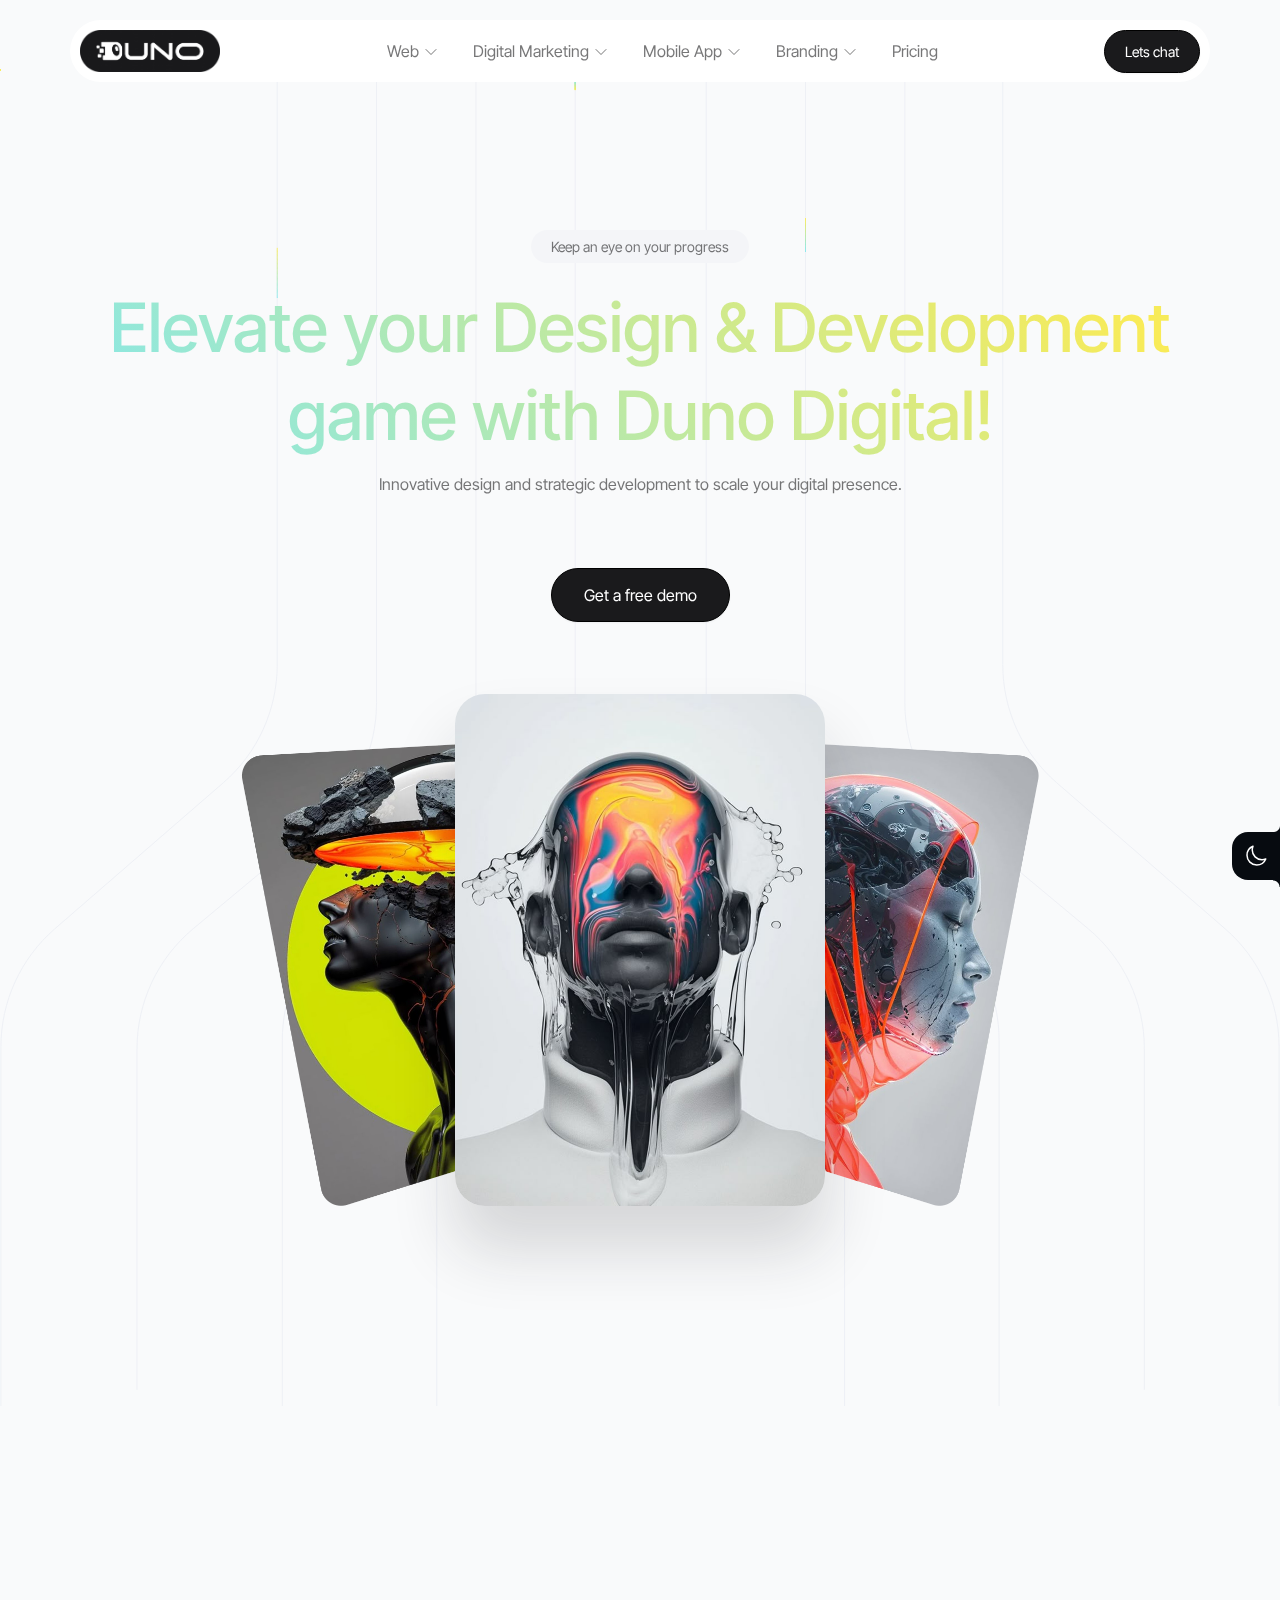
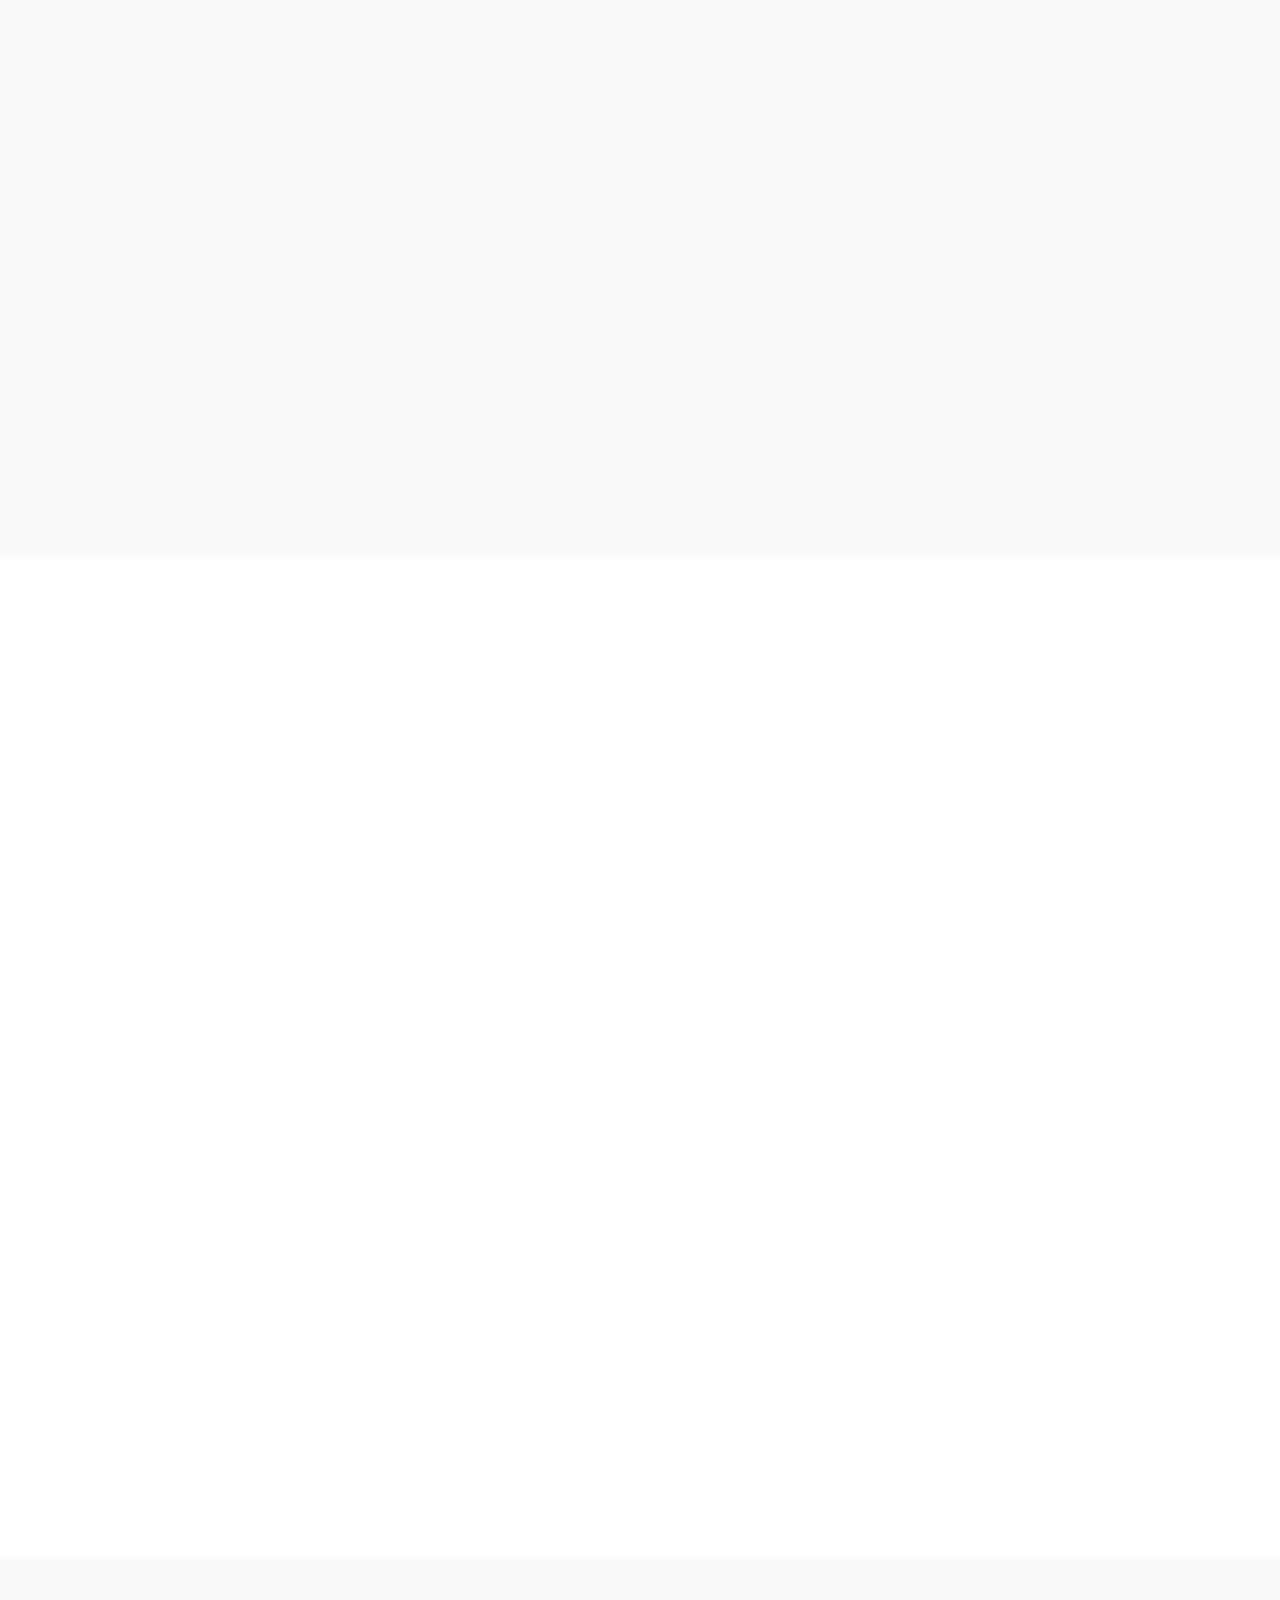
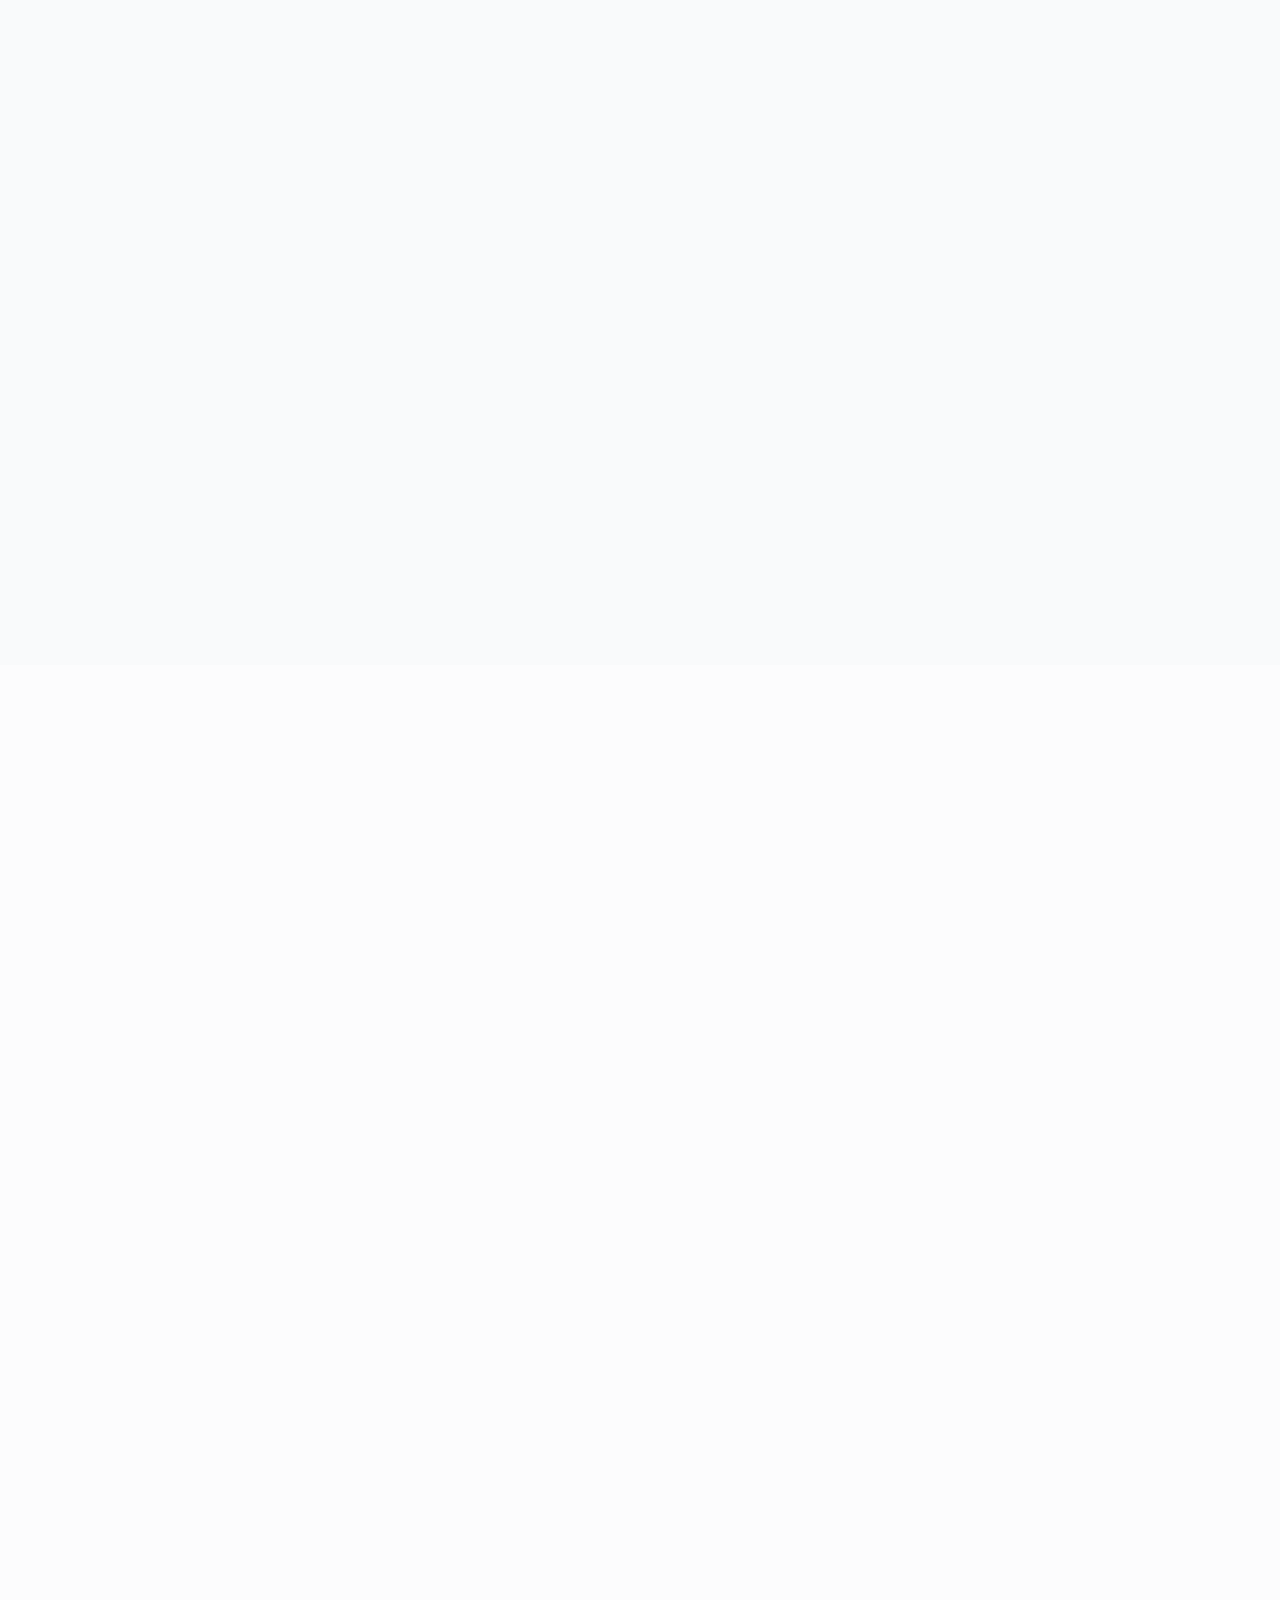
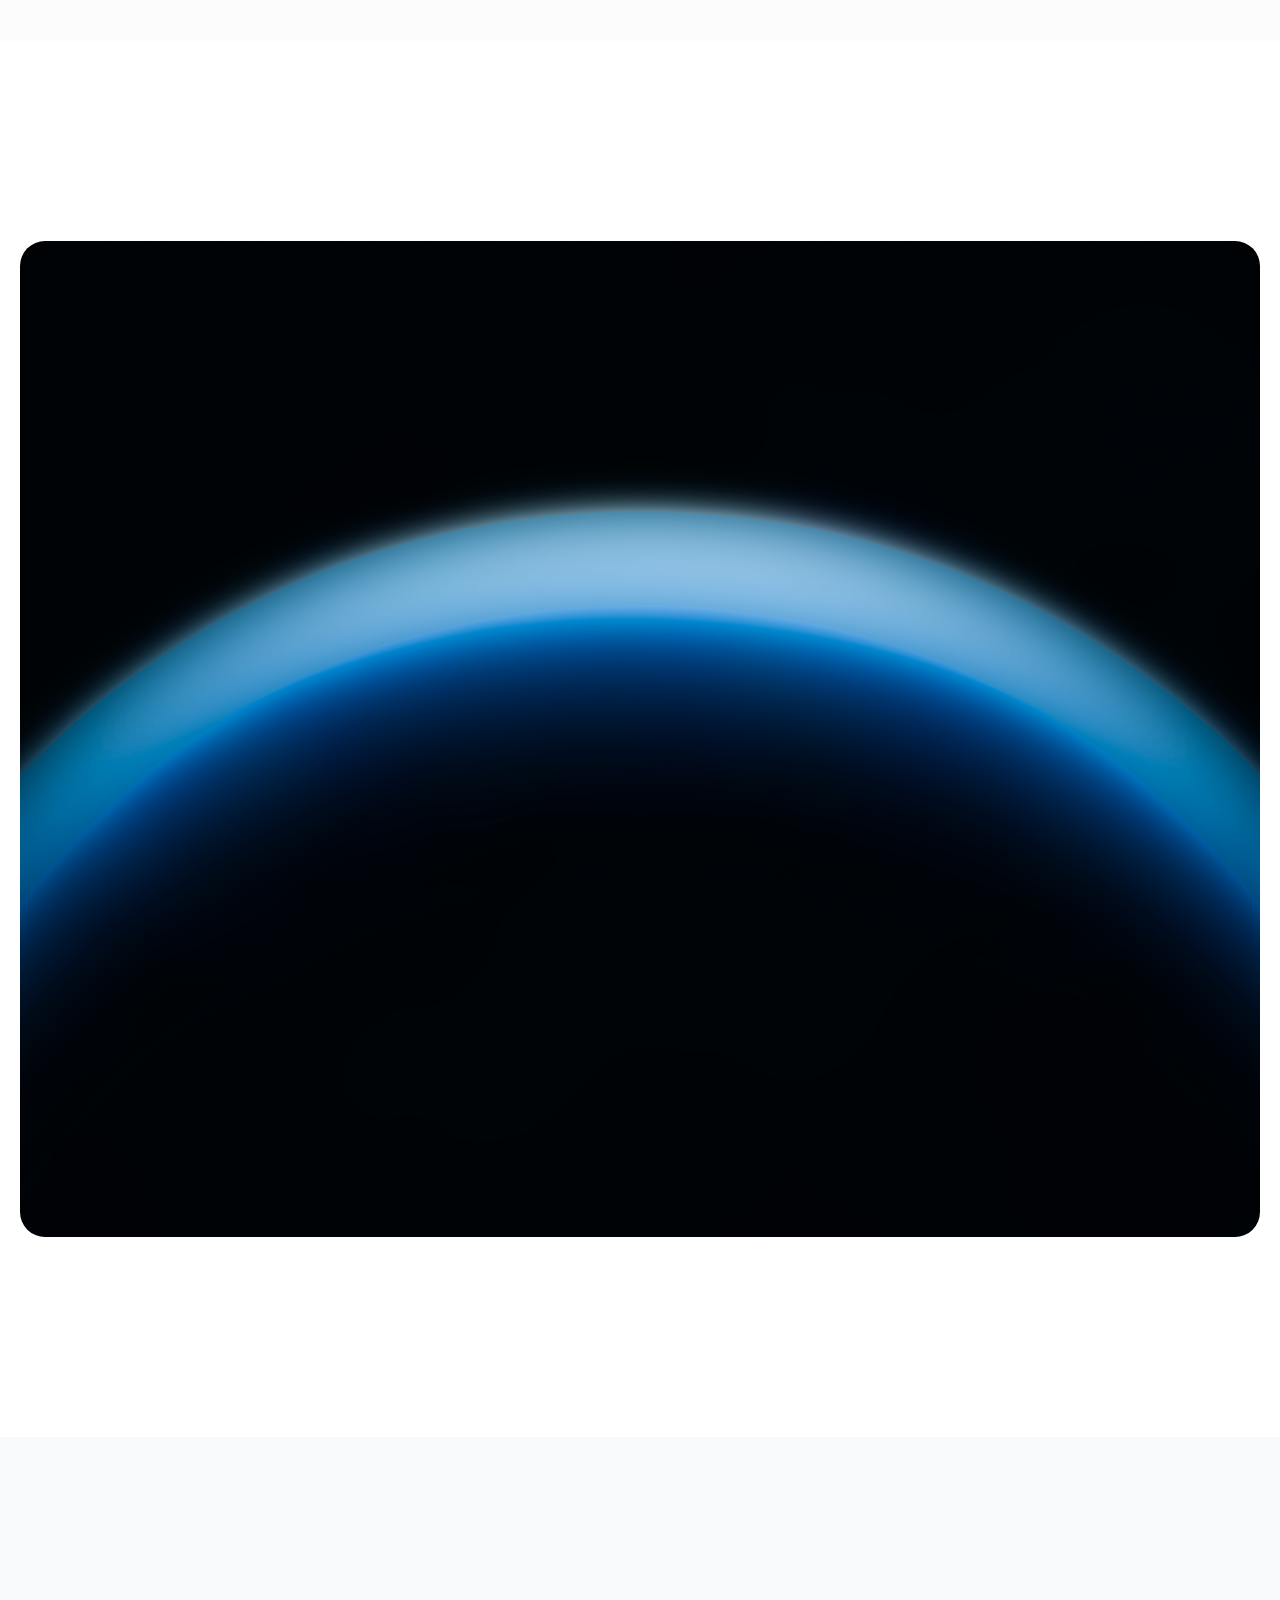
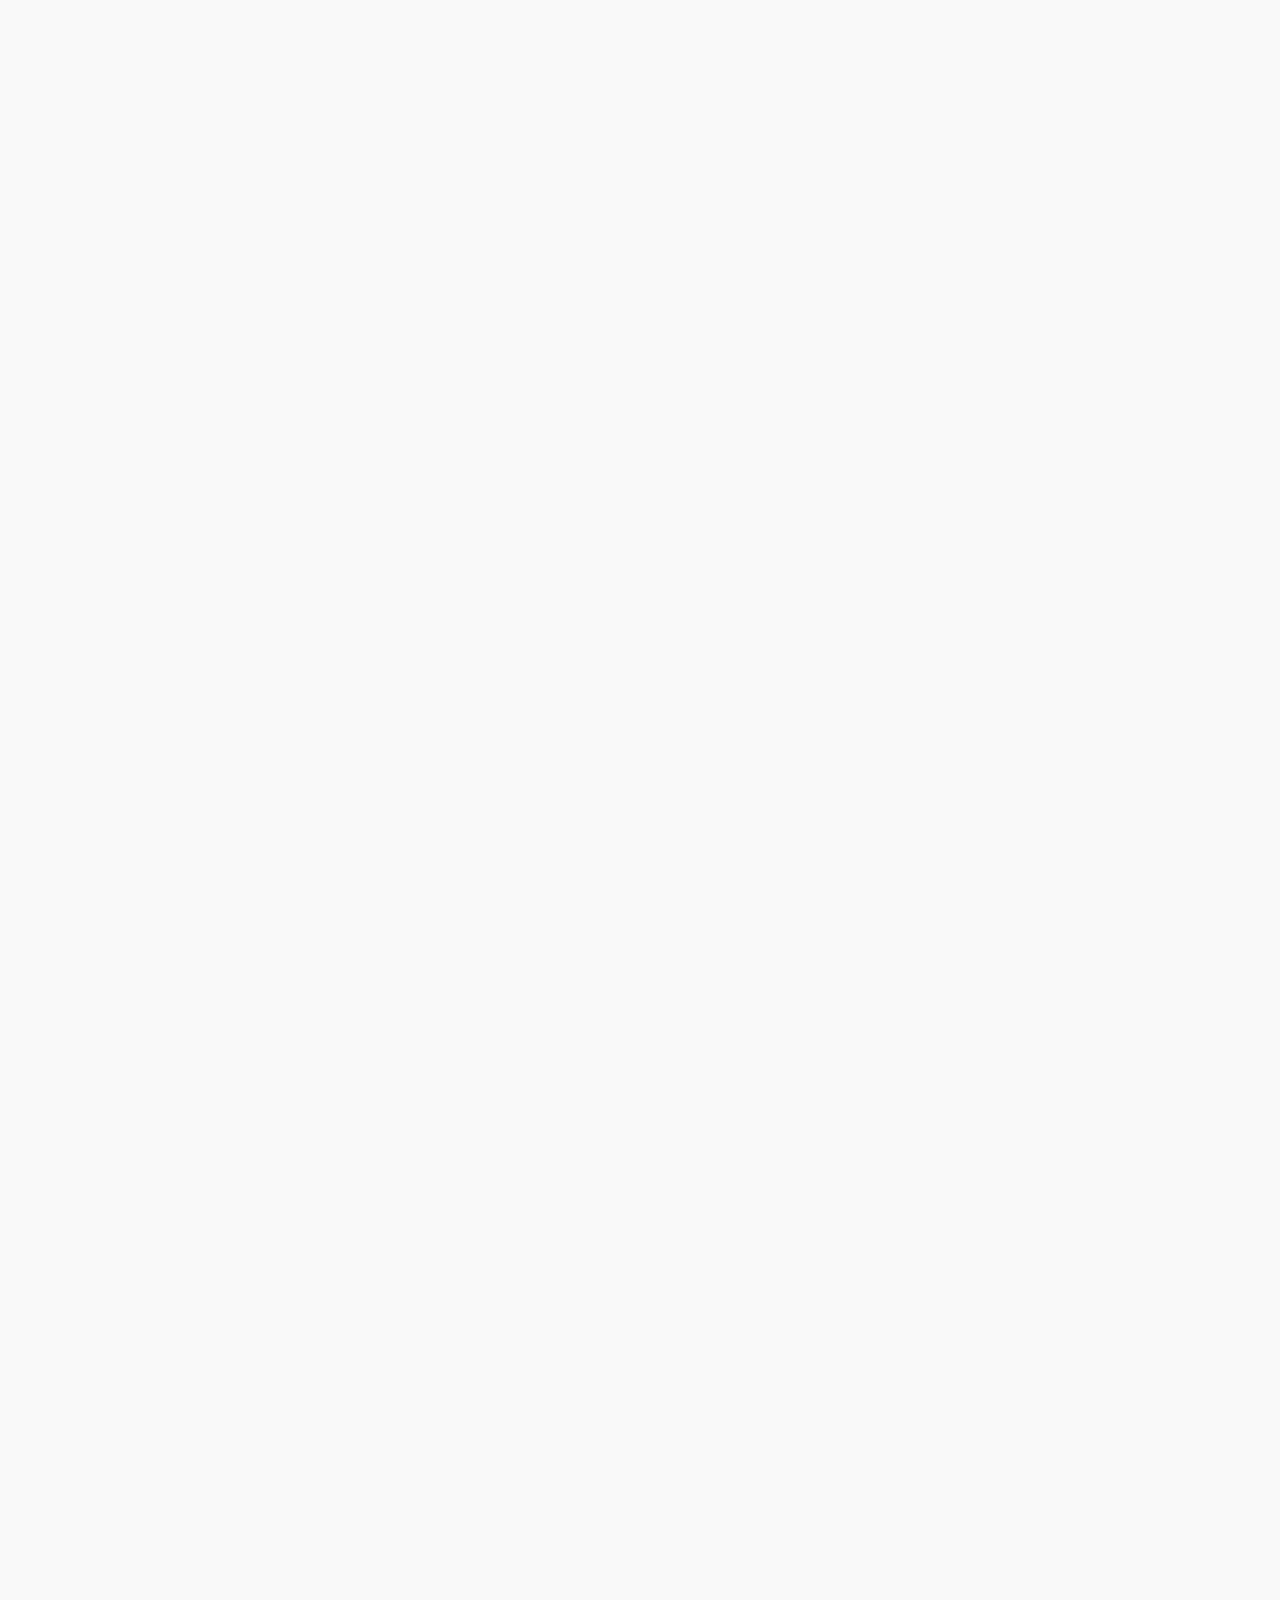
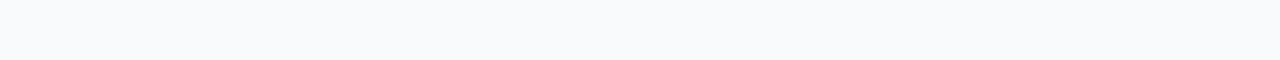
<file: social-media-management.html>
<!doctype html>
<html lang="en">
  <head>
    <!-- =========================
Head links 
===========================-->

<meta charset="UTF-8" />
<meta name="viewport" content="width=device-width, initial-scale=1.0" />
<meta name="title" content="Nexsas - Software, SaaS & Startup Tailwind Template" />
<meta
  name="description"
  content="Nexsas - the ultimate collection of 35+ premium HTML templates for SaaS businesses and startups. Built with Tailwind CSS, featuring responsive design, authentication flows, pricing pages, and modern UI components. Perfect for web applications and digital products."
/>
<meta
  name="keywords"
  content="SaaS templates, HTML templates, Tailwind CSS templates, startup templates, web application templates, responsive design, authentication pages, pricing pages, modern UI, Nexsas, business templates, landing page templates, React templates"
/>
<meta name="author" content="Nexsas" />
<meta
  name="robots"
  content="index, follow, max-snippet:-1, max-image-preview:large, max-video-preview:-1"
/>
<meta name="googlebot" content="index, follow" />
<meta name="bingbot" content="index, follow" />

<meta name="language" content="English" />
<meta name="geo.region" content="US" />
<meta name="geo.placename" content="United States" />

<link rel="canonical" href="https://next-sass-html.vercel.app/" />

<!-- Additional SEO Meta Tags -->
<meta name="rating" content="General" />
<meta name="distribution" content="Global" />
<meta name="revisit-after" content="7 days" />
<meta name="expires" content="never" />

<!-- Open Graph / Facebook -->
<meta property="og:type" content="website" />
<meta property="og:url" content="https://next-sass-html.vercel.app/" />
<meta property="og:title" content="Nexsas - Software, SaaS & Startup Tailwind Template" />
<meta
  property="og:description"
  content="Nexsas - the ultimate collection of 40+ premium HTML templates for SaaS businesses and startups. Built with Tailwind CSS, featuring responsive design, authentication flows, pricing pages, and modern UI components."
/>
<meta
  property="og:image"
  content="https://images.prismic.io/staticmania/aPD-K55xUNkB2D2X_og-image.jpg"
/>
<meta property="og:image:width" content="1200" />
<meta property="og:image:height" content="630" />
<meta property="og:image:alt" content="Nexsas - Software, SaaS & Startup Tailwind Template" />
<meta property="og:site_name" content="Nexsas" />
<meta property="og:locale" content="en_US" />
<meta property="article:author" content="Nexsas" />
<meta property="article:publisher" content="Nexsas" />

<!-- Twitter -->
<meta name="twitter:card" content="summary_large_image" />
<meta name="twitter:site" content="@Nexsas" />
<meta name="twitter:creator" content="@Nexsas" />
<meta name="twitter:url" content="https://next-sass-html.vercel.app/" />
<meta name="twitter:title" content="Nexsas - Software, SaaS & Startup Tailwind Template" />
<meta
  name="twitter:description"
  content="Nexsas - the ultimate collection of 35+ premium HTML templates for SaaS businesses and startups. Built with Tailwind CSS, featuring responsive design, authentication flows, pricing pages, and modern UI components."
/>
<meta
  name="twitter:image"
  content="https://images.prismic.io/staticmania/aPD-K55xUNkB2D2X_og-image.jpg"
/>
<meta name="twitter:image:alt" content="Nexsas - Software, SaaS & Startup Tailwind Template" />

<!-- Additional SEO Meta Tags -->
<meta name="theme-color" content="#000000" />
<meta name="msapplication-TileColor" content="#000000" />
<meta name="mobile-web-app-capable" content="yes" />
<meta name="apple-mobile-web-app-status-bar-style" content="black-translucent" />
<meta name="apple-mobile-web-app-title" content="Nexsas" />
<meta name="application-name" content="Nexsas" />
<meta name="msapplication-tooltip" content="Nexsas - Software, SaaS & Startup Tailwind Template" />
<meta name="msapplication-starturl" content="/" />
<!-- Favicon and Icons -->
<link rel="icon" type="image/png" href="./favicon-96x96.png" sizes="96x96" />
<link rel="icon" type="image/svg+xml" href="./favicon.svg" />
<link rel="shortcut icon" href="./favicon.ico" />
<link rel="apple-touch-icon" sizes="180x180" href="./apple-touch-icon.png" />
<link rel="manifest" href="./site.webmanifest" />
<link rel="preconnect" href="https://fonts.googleapis.com" />
<link rel="preconnect" href="https://fonts.gstatic.com" crossorigin />
<link
  href="https://fonts.googleapis.com/css2?family=Inter+Tight:ital,wght@0,100..900;1,100..900&display=swap"
  rel="stylesheet"
/>

    <title>Duno Digital</title>
    
    <link rel="stylesheet" href="./assets/main.css">
  </head>
  <body class="bg-background-2 dark:bg-background-6 overflow-x-hidden">
    <!-- =========================
Header
===========================-->
<header>
  <div
    class="header-one lp:!max-w-[1290px] border-stroke-6 dark:bg-background-9 fixed top-5 left-1/2 z-50 mx-auto flex w-full max-w-[350px] -translate-x-1/2 items-center justify-between rounded-full bg-white px-2.5 py-2.5 opacity-0 min-[425px]:max-w-[375px] min-[500px]:max-w-[450px] sm:max-w-[540px] md:max-w-[720px] lg:max-w-[960px] xl:max-w-[1140px] xl:py-0 dark:border"
    data-ns-animate
    data-direction="up"
    data-offset="100"
  >
    <div>
      <a href="./social-media-management.html">
        <span class="sr-only">Home</span>
        <figure class="hidden lg:block lg:max-w-[140px]">
          <img src="./images/shared/main-logo.svg" alt="Nexsas" class="dark:invert" />
        </figure>
        <figure class="block max-w-[44px] lg:hidden">
          <img src="./images/shared/logo.svg" alt="Nexsas" class="block w-full dark:hidden" />
          <img src="./images/shared/logo-dark.svg" alt="Nexsas" class="hidden w-full dark:block" />
        </figure>
      </a>
    </div>
    <nav class="hidden items-center xl:flex">
      <ul class="flex items-center">
        <li class="nav-item relative cursor-pointer py-2.5" data-menu="disabled">
          <a
            href="web-hosting.html"
            class="hover:border-stroke-2 dark:hover:border-stroke-7 text-tagline-1 text-secondary/60 hover:text-secondary dark:text-accent/60 dark:hover:text-accent {=$nav-item-class} flex items-center gap-1 rounded-full border border-transparent px-4 py-2 font-normal transition-all duration-200"
          >
            <span>Web</span>
            <span class="nav-arrow block origin-center translate-y-px transition-all duration-300">
              <svg
                xmlns="http://www.w3.org/2000/svg"
                fill="none"
                viewBox="0 0 24 24"
                stroke-width="1.5"
                stroke="currentColor"
                class="size-4"
              >
                <path
                  stroke-linecap="round"
                  stroke-linejoin="round"
                  d="m19.5 8.25-7.5 7.5-7.5-7.5"
                />
              </svg>
            </span>
          </a>
          <div>
  <div
    class="dropdown-menu-bridge absolute left-1/2 -translate-x-1/2 top-full w-full h-3 z-40 min-w-[692px] pointer-events-none bg-transparent opacity-0"
  ></div>
  <div
    id="company-mega-menu"
    class="dropdown-menu absolute left-1/2 -translate-x-1/2 top-full mt-2 pointer-events-none transition-all duration-300 opacity-0 md:w-[692px] w-full bg-white dark:bg-background-6 z-50 rounded-[20px] p-4 border border-stroke-1 dark:border-background-7 flex items-start md:gap-x-8 gap-y-6"
  >
    <ul class="space-y-2 md:max-w-[284px] w-full">
      <li>
        <a
          href="./digital-marketing-about.html"
          class="p-3 rounded-[10px] flex items-start gap-3 transition-all duration-300 relative group"
        >
          <div
  class="absolute left-1/2 top-1/2 -translate-x-1/2 -translate-y-1/2 w-full h-full bg-background-3 dark:bg-background-7 opacity-0 group-hover:opacity-100 rounded-[10px] z-0 transition-all duration-400 {=$class}"
></div>

          <div class="mt-1 relative z-10">
            <svg xmlns="http://www.w3.org/2000/svg" width="20" height="20" viewBox="0 0 20 20" fill="none">
  <path
    d="M10.0003 18.3334C14.6027 18.3334 18.3337 14.6024 18.3337 10C18.3337 5.39765 14.6027 1.66669 10.0003 1.66669C5.39795 1.66669 1.66699 5.39765 1.66699 10C1.66699 14.6024 5.39795 18.3334 10.0003 18.3334Z"
    class="stroke-secondary dark:stroke-accent {=$class}"
    stroke-linecap="round"
    stroke-linejoin="round"
  />
  <path
    d="M10 13.3333H10.0083"
    class="stroke-secondary dark:stroke-accent {=$class}"
    stroke-linecap="round"
    stroke-linejoin="round"
  />
  <path
    d="M10 6.66669V10"
    class="stroke-secondary dark:stroke-accent {=$class}"
    stroke-linecap="round"
    stroke-linejoin="round"
  />
</svg>

          </div>
          <div class="relative z-10 space-y-0.5">
            <p class="text-tagline-1 font-normal text-secondary dark:text-accent">About Us</p>
            <p class="text-tagline-3 font-normal text-secondary/60 dark:text-accent/60">
              Learn about our mission, values, and dedicated team
            </p>
          </div>
        </a>
      </li>
      <li>
        <a
          href="./digital-marketing-services.html"
          class="p-3 rounded-[10px] flex items-start gap-3 transition-all duration-300 relative group"
        >
          <div
  class="absolute left-1/2 top-1/2 -translate-x-1/2 -translate-y-1/2 w-full h-full bg-background-3 dark:bg-background-7 opacity-0 group-hover:opacity-100 rounded-[10px] z-0 transition-all duration-400 {=$class}"
></div>

          <div class="mt-1 relative z-10">
            <svg xmlns="http://www.w3.org/2000/svg" width="20" height="20" viewBox="0 0 20 20" fill="none">
  <path
    d="M10 13.75C12.0711 13.75 13.75 12.0711 13.75 10C13.75 7.92893 12.0711 6.25 10 6.25C7.92893 6.25 6.25 7.92893 6.25 10C6.25 12.0711 7.92893 13.75 10 13.75Z"
    class="stroke-secondary dark:stroke-accent {=$class}"
    stroke-linecap="round"
    stroke-linejoin="round"
  />
  <path
    d="M9.59975 3.4495L8.12557 2.34419C8.04647 2.28469 7.95437 2.24484 7.85685 2.22792C7.75933 2.211 7.65918 2.2175 7.56467 2.24688C7.1081 2.38985 6.66515 2.57312 6.24103 2.79452C6.15323 2.84057 6.07765 2.90685 6.02051 2.98787C5.96338 3.06889 5.92633 3.16233 5.91242 3.26049L5.65182 5.08478C5.55248 5.17284 5.45523 5.26442 5.36007 5.35953C5.26493 5.45467 5.17332 5.55195 5.08525 5.65136L5.08521 5.65139L3.26124 5.91223C3.16324 5.92608 3.06993 5.96303 2.98901 6.02002C2.90809 6.07702 2.84187 6.15242 2.79581 6.24003C2.57407 6.66397 2.39044 7.10678 2.2471 7.56323C2.21759 7.65787 2.211 7.75818 2.22789 7.85587C2.24478 7.95356 2.28466 8.04584 2.34423 8.12508L3.44993 9.59932C3.44195 9.73182 3.43794 9.86535 3.4379 9.9999C3.4379 10.1344 3.44191 10.268 3.44993 10.4006L3.44993 10.4006L2.34462 11.8748C2.28512 11.9539 2.24527 12.046 2.22835 12.1435C2.21143 12.241 2.21793 12.3412 2.2473 12.4357C2.39028 12.8923 2.57355 13.3352 2.79495 13.7593C2.841 13.8471 2.90727 13.9227 2.98829 13.9799C3.06931 14.037 3.16276 14.074 3.26092 14.088L5.08521 14.3486C5.17326 14.4479 5.26484 14.5451 5.35996 14.6403C5.45509 14.7354 5.55237 14.827 5.65179 14.9151L5.65182 14.9152L5.91265 16.7391C5.92651 16.8371 5.96345 16.9304 6.02045 17.0114C6.07744 17.0923 6.15285 17.1585 6.24046 17.2046C6.66439 17.4263 7.1072 17.6099 7.56365 17.7533C7.6583 17.7828 7.7586 17.7894 7.8563 17.7725C7.95399 17.7556 8.04626 17.7157 8.1255 17.6561L9.59974 16.5504C9.73225 16.5584 9.86577 16.5624 10.0003 16.5625C10.1349 16.5625 10.2684 16.5585 10.401 16.5504L10.4011 16.5504L11.8752 17.6558C11.9543 17.7153 12.0464 17.7551 12.144 17.772C12.2415 17.7889 12.3416 17.7824 12.4361 17.7531C12.8927 17.6101 13.3357 17.4268 13.7598 17.2054C13.8476 17.1594 13.9232 17.0931 13.9803 17.0121C14.0374 16.9311 14.0745 16.8376 14.0884 16.7395L14.349 14.9152C14.4483 14.8271 14.5456 14.7355 14.6407 14.6404C14.7359 14.5453 14.8275 14.448 14.9156 14.3486L14.9156 14.3486L16.7396 14.0877C16.8376 14.0739 16.9309 14.0369 17.0118 13.9799C17.0927 13.9229 17.1589 13.8475 17.205 13.7599C17.4267 13.336 17.6104 12.8932 17.7537 12.4367C17.7832 12.3421 17.7898 12.2418 17.7729 12.1441C17.756 12.0464 17.7161 11.9541 17.6566 11.8749L16.5509 10.4006C16.5589 10.2681 16.5629 10.1346 16.5629 10.0001C16.5629 9.86551 16.5589 9.73195 16.5509 9.59937L16.5509 9.59932L17.6562 8.12514C17.7157 8.04605 17.7555 7.95394 17.7725 7.85642C17.7894 7.7589 17.7829 7.65876 17.7535 7.56424C17.6105 7.10767 17.4273 6.66472 17.2059 6.2406C17.1598 6.15281 17.0935 6.07722 17.0125 6.02008C16.9315 5.96295 16.838 5.9259 16.7399 5.91199L14.9156 5.65139C14.8275 5.55206 14.736 5.45481 14.6408 5.35964C14.5457 5.2645 14.4484 5.1729 14.349 5.08482L14.349 5.08478L14.0881 3.26082C14.0743 3.16281 14.0373 3.06951 13.9804 2.98858C13.9234 2.90766 13.848 2.84144 13.7603 2.79539C13.3364 2.57364 12.8936 2.39002 12.4371 2.24668C12.3425 2.21716 12.2422 2.21057 12.1445 2.22746C12.0468 2.24435 11.9545 2.28423 11.8753 2.34381L10.4011 3.4495C10.2685 3.44152 10.135 3.43751 10.0005 3.43747C9.86593 3.43747 9.73237 3.44148 9.5998 3.4495L9.59975 3.4495Z"
    class="stroke-secondary dark:stroke-accent {=$class}"
    stroke-linecap="round"
    stroke-linejoin="round"
  />
</svg>

          </div>
          <div class="relative z-10 space-y-0.5">
            <p class="text-tagline-1 font-normal text-secondary dark:text-accent">Our Services</p>
            <p class="text-tagline-3 font-normal text-secondary/60 dark:text-accent/60">
              Explore our comprehensive marketing solutions
            </p>
          </div>
        </a>
      </li>
      <li>
        <a
          href="./digital-marketing-features.html"
          class="p-3 rounded-[10px] flex items-start gap-3 transition-all duration-300 relative group"
        >
          <div
  class="absolute left-1/2 top-1/2 -translate-x-1/2 -translate-y-1/2 w-full h-full bg-background-3 dark:bg-background-7 opacity-0 group-hover:opacity-100 rounded-[10px] z-0 transition-all duration-400 {=$class}"
></div>

          <div class="mt-1 relative z-10">
            <svg xmlns="http://www.w3.org/2000/svg" width="20" height="20" viewBox="0 0 20 20" fill="none">
  <path
    d="M10.0003 1.66669L12.5753 6.88335L18.3337 7.72502L14.167 11.7834L15.1503 17.5167L10.0003 14.8084L4.85033 17.5167L5.83366 11.7834L1.66699 7.72502L7.42533 6.88335L10.0003 1.66669Z"
    class="stroke-secondary dark:stroke-accent {=$class}"
    stroke-linecap="round"
    stroke-linejoin="round"
  />
</svg>

          </div>
          <div class="relative z-10 space-y-0.5">
            <p class="text-tagline-1 font-normal text-secondary dark:text-accent">
              Product Features
            </p>
            <p class="text-tagline-3 font-normal text-secondary/60 dark:text-accent/60">
              Discover powerful marketing tools and capabilities
            </p>
          </div>
        </a>
      </li>
      <li>
        <a
          href="./digital-marketing-blog.html"
          class="p-3 rounded-[10px] flex items-start gap-3 transition-all duration-300 relative group"
        >
          <div
  class="absolute left-1/2 top-1/2 -translate-x-1/2 -translate-y-1/2 w-full h-full bg-background-3 dark:bg-background-7 opacity-0 group-hover:opacity-100 rounded-[10px] z-0 transition-all duration-400 {=$class}"
></div>

          <div class="mt-1 relative z-10">
            <svg xmlns="http://www.w3.org/2000/svg" width="16" height="16" viewBox="0 0 16 16" fill="none">
  <path
    d="M4.875 14.6161H1.125C0.95924 14.6161 0.800269 14.5503 0.683058 14.4331C0.565848 14.3159 0.5 14.1569 0.5 13.9911V10.5C0.5 10.4179 0.516166 10.3367 0.547575 10.2608C0.578984 10.185 0.625022 10.1161 0.683059 10.0581L10.0581 0.683058C10.1753 0.565848 10.3342 0.5 10.5 0.5C10.6658 0.5 10.8247 0.565848 10.9419 0.683058L14.4331 4.17418C14.5503 4.29139 14.6161 4.45036 14.6161 4.61612C14.6161 4.78188 14.5503 4.94085 14.4331 5.05806L4.875 14.6161Z"
    class="stroke-secondary dark:stroke-accent {=$class}"
    stroke-linecap="round"
    stroke-linejoin="round"
  />
  <path
    d="M8 2.74109L12.375 7.11609"
    class="stroke-secondary dark:stroke-accent {=$class}"
    stroke-linecap="round"
    stroke-linejoin="round"
  />
</svg>

          </div>
          <div class="relative z-10 space-y-0.5">
            <p class="text-tagline-1 font-normal text-secondary dark:text-accent">Blog & News</p>
            <p class="text-tagline-3 font-normal text-secondary/60 dark:text-accent/60">
              Stay updated with latest articles and insights
            </p>
          </div>
        </a>
      </li>
    </ul>
    <figure class="flex-1 space-y-3">
      <p class="text-tagline-2 font-medium text-secondary/60 dark:text-accent/60">What's New</p>
      <a href="./digital-marketing-blog-details.html" class="block">
        <figure
          class="overflow-hidden rounded-[14px] max-w-full w-full min-h-[272px] relative group"
        >
          <img
            src="./images/ns-img-419.jpg"
            alt="What's New"
            class="w-full h-full object-cover rounded-[14px] group-hover:scale-105 transition-all duration-500 ease-in-out"
          />
          <div
            class="absolute group-hover:top-5 group-hover:left-5 top-4 left-4 size-full space-y-1 transition-all duration-500 ease-in-out"
          >
            <p class="text-white text-tagline-1 font-medium">Digital Marketing</p>
            <p class="text-white/60 max-w-[212px] w-full text-tagline-3 font-normal">
              Digital Marketing is a platform that helps you grow your business online.
            </p>
          </div>
        </figure>
      </a>
    </figure>
  </div>
</div>


        </li>
        <li class="nav-item relative cursor-pointer py-2.5" data-menu="disabled">
          <a
            href="ai-agency.html"
            class="hover:border-stroke-2 dark:hover:border-stroke-7 text-tagline-1 text-secondary/60 hover:text-secondary dark:text-accent/60 dark:hover:text-accent {=$nav-item-class} flex items-center gap-1 rounded-full border border-transparent px-4 py-2 font-normal transition-all duration-200"
          >
            <span>Digital Marketing</span>
            <span class="nav-arrow block origin-center translate-y-px transition-all duration-300">
              <svg
                xmlns="http://www.w3.org/2000/svg"
                fill="none"
                viewBox="0 0 24 24"
                stroke-width="1.5"
                stroke="currentColor"
                class="size-4"
              >
                <path
                  stroke-linecap="round"
                  stroke-linejoin="round"
                  d="m19.5 8.25-7.5 7.5-7.5-7.5"
                />
              </svg>
            </span>
          </a>
          <div>
  <div
    class="dropdown-menu-bridge absolute left-1/2 -translate-x-1/2 top-full w-full h-3 z-40 min-w-[320px] pointer-events-none bg-transparent opacity-0"
  ></div>

  <ul
    id="partnership-dropdown-menu"
    class="dropdown-menu mt-2 w-[320px] rounded-[20px] p-2 bg-white dark:bg-background-6 shadow-14 absolute left-1/2 -translate-x-1/2 top-full z-50 pointer-events-none transition-all duration-300 opacity-0 border border-stroke-1 dark:border-background-7"
  >
    <li>
      <a
        href="./digital-marketing-affiliates.html"
        class="p-3 rounded-2xl flex items-start gap-3 transition-all duration-300 relative group"
      >
        <div
  class="absolute left-1/2 top-1/2 -translate-x-1/2 -translate-y-1/2 w-full h-full bg-background-3 dark:bg-background-7 opacity-0 group-hover:opacity-100 rounded-[10px] z-0 transition-all duration-400 {=$class}"
></div>

        <div
          class="size-11 p-3 rounded-[10px] bg-white dark:bg-background-6 relative z-10 shadow-14 border border-stroke-1 dark:border-background-7 flex items-center justify-center"
        >
          <svg xmlns="http://www.w3.org/2000/svg" width="20" height="14" viewBox="0 0 20 14" fill="none">
  <path
    d="M18.4574 5.59968L16.5264 6.56521L14.0264 1.77755L15.9771 0.80219C16.1237 0.728911 16.2931 0.716117 16.449 0.766565C16.6049 0.817013 16.7348 0.926666 16.8106 1.07191L18.7319 4.75137C18.7704 4.82494 18.7937 4.90543 18.8007 4.98814C18.8077 5.07084 18.7981 5.15411 18.7726 5.23308C18.747 5.31205 18.706 5.38514 18.6519 5.44808C18.5978 5.51102 18.5317 5.56256 18.4574 5.59968V5.59968Z"
    class="stroke-secondary dark:stroke-accent {=$class}"
    stroke-linecap="round"
    stroke-linejoin="round"
  />
  <path
    d="M2.77656 6.48147L0.845492 5.51594C0.771253 5.47882 0.705152 5.42729 0.651046 5.36434C0.59694 5.3014 0.555912 5.22831 0.530358 5.14934C0.504804 5.07038 0.495236 4.98711 0.502211 4.9044C0.509186 4.82169 0.532565 4.7412 0.570984 4.66763L2.49231 0.988176C2.56815 0.842928 2.698 0.733274 2.8539 0.682826C3.0098 0.632377 3.17927 0.64517 3.32583 0.718449L5.27656 1.69381L2.77656 6.48147Z"
    class="stroke-secondary dark:stroke-accent {=$class}"
    stroke-linecap="round"
    stroke-linejoin="round"
  />
  <path
    d="M16.5264 6.56524L15.2764 8.02758L12.4016 10.9024C12.3253 10.9787 12.2305 11.0339 12.1265 11.0627C12.0225 11.0915 11.9128 11.0929 11.8081 11.0668L7.28018 9.93478C7.19525 9.91355 7.11573 9.87472 7.04677 9.82079L2.77637 6.48151"
    class="stroke-secondary dark:stroke-accent {=$class}"
    stroke-linecap="round"
    stroke-linejoin="round"
  />
  <path
    d="M15.277 8.02759L11.8395 5.52759L10.8395 6.27759C10.4068 6.60214 9.88044 6.77759 9.33951 6.77759C8.79859 6.77759 8.27225 6.60214 7.83951 6.27759L7.41602 5.95997C7.34438 5.90624 7.28512 5.83775 7.24226 5.75913C7.1994 5.68051 7.17394 5.59359 7.16759 5.50427C7.16124 5.41495 7.17416 5.32531 7.20547 5.24142C7.23678 5.15753 7.28576 5.08134 7.34907 5.01803L10.4065 1.96065C10.4645 1.90261 10.5334 1.85657 10.6092 1.82516C10.685 1.79375 10.7663 1.77759 10.8484 1.77759H14.027"
    class="stroke-secondary dark:stroke-accent {=$class}"
    stroke-linecap="round"
    stroke-linejoin="round"
  />
  <path
    d="M5.32129 1.69385L9.33066 0.524979C9.47389 0.483224 9.62732 0.494078 9.76324 0.555579L12.4639 1.77758"
    class="stroke-secondary dark:stroke-accent {=$class}"
    stroke-linecap="round"
    stroke-linejoin="round"
  />
  <path
    d="M8.40137 12.7151L6.04672 12.1264C5.95117 12.1025 5.86262 12.0564 5.78829 11.9918L4.02637 10.4603"
    class="stroke-secondary dark:stroke-accent {=$class}"
    stroke-linecap="round"
    stroke-linejoin="round"
  />
</svg>

        </div>
        <div class="relative z-10">
          <p class="text-tagline-1 font-normal text-secondary dark:text-accent">Affiliate</p>
          <p class="text-tagline-2 font-normal text-secondary/60 dark:text-accent/60">
            Join affiliates
          </p>
        </div>
      </a>
    </li>
    <li>
      <a
        href="./digital-marketing-referral-program.html"
        class="p-3 rounded-2xl flex items-start gap-3 transition-all duration-300 relative group"
      >
        <div
  class="absolute left-1/2 top-1/2 -translate-x-1/2 -translate-y-1/2 w-full h-full bg-background-3 dark:bg-background-7 opacity-0 group-hover:opacity-100 rounded-[10px] z-0 transition-all duration-400 {=$class}"
></div>

        <div
          class="size-11 p-3 rounded-[10px] bg-white dark:bg-background-6 relative z-10 shadow-14 border border-stroke-1 dark:border-background-7 flex items-center justify-center"
        >
          <svg xmlns="http://www.w3.org/2000/svg" width="16" height="14" viewBox="0 0 16 14" fill="none">
  <path
    d="M11.75 8L15.5 4.25L11.75 0.5"
    class="stroke-secondary dark:stroke-accent {=$class}"
    stroke-linecap="round"
    stroke-linejoin="round"
  />
  <path
    d="M13 13H1.125C0.95924 13 0.800269 12.9342 0.683058 12.8169C0.565848 12.6997 0.5 12.5408 0.5 12.375V3"
    class="stroke-secondary dark:stroke-accent {=$class}"
    stroke-linecap="round"
    stroke-linejoin="round"
  />
  <path
    d="M3.86133 9.87497C4.27758 8.26502 5.21687 6.83895 6.53164 5.82081C7.8464 4.80266 9.46214 4.25013 11.125 4.25H15.5"
    class="stroke-secondary dark:stroke-accent {=$class}"
    stroke-linecap="round"
    stroke-linejoin="round"
  />
</svg>

        </div>
        <div class="relative z-10">
          <p class="text-tagline-1 font-normal text-secondary dark:text-accent">Referral</p>
          <p class="text-tagline-2 font-normal text-secondary/60 dark:text-accent/60">
            Invite friends
          </p>
        </div>
      </a>
    </li>
    <li>
      <a
        href="./digital-marketing-login.html"
        class="p-3 rounded-2xl flex items-start gap-3 transition-all duration-300 relative group"
      >
        <div
  class="absolute left-1/2 top-1/2 -translate-x-1/2 -translate-y-1/2 w-full h-full bg-background-3 dark:bg-background-7 opacity-0 group-hover:opacity-100 rounded-[10px] z-0 transition-all duration-400 {=$class}"
></div>

        <div
          class="size-11 p-3 rounded-[10px] bg-white dark:bg-background-6 relative z-10 shadow-14 border border-stroke-1 dark:border-background-7 flex items-center justify-center"
        >
          <svg xmlns="http://www.w3.org/2000/svg" width="17" height="17" viewBox="0 0 17 17" fill="none">
  <path
    d="M5.27861 8.21139C4.79681 7.00965 4.74472 5.67841 5.13115 4.44269C5.51757 3.20698 6.3188 2.14259 7.39941 1.42943C8.48002 0.716267 9.77372 0.398085 11.0618 0.528665C12.35 0.659244 13.5535 1.23057 14.469 2.14608C15.3845 3.06159 15.9558 4.26513 16.0864 5.55325C16.217 6.84137 15.8988 8.13508 15.1856 9.21568C14.4725 10.2963 13.4081 11.0975 12.1724 11.4839C10.9367 11.8704 9.60542 11.8183 8.40368 11.3365L8.40373 11.3364L7.375 12.3651H5.5V14.2401H3.625V16.1151H0.5V12.9901L5.27875 8.21133L5.27861 8.21139Z"
    class="stroke-secondary dark:stroke-accent {=$class}"
    stroke-linecap="round"
    stroke-linejoin="round"
  />
  <path
    opacity="0.5"
    d="M12.0625 4.86505C12.2351 4.86505 12.375 4.72514 12.375 4.55255C12.375 4.37996 12.2351 4.24005 12.0625 4.24005C11.8899 4.24005 11.75 4.37996 11.75 4.55255C11.75 4.72514 11.8899 4.86505 12.0625 4.86505Z"
    class="stroke-secondary dark:stroke-accent {=$class}"
    stroke-linecap="round"
    stroke-linejoin="round"
  />
  <path
    d="M12.0625 5.49005C12.5803 5.49005 13 5.07032 13 4.55255C13 4.03478 12.5803 3.61505 12.0625 3.61505C11.5447 3.61505 11.125 4.03478 11.125 4.55255C11.125 5.07032 11.5447 5.49005 12.0625 5.49005Z"
    class="fill-secondary dark:fill-accent {=$class}"
  />
</svg>

        </div>
        <div class="relative z-10">
          <p class="text-tagline-1 font-normal text-secondary dark:text-accent">Login</p>
          <p class="text-tagline-2 font-normal text-secondary/60 dark:text-accent/60">
            Access workspace
          </p>
        </div>
      </a>
    </li>
    <li>
      <a
        href="./digital-marketing-signup.html"
        class="p-3 rounded-2xl flex items-start gap-3 transition-all duration-300 relative group"
      >
        <div
  class="absolute left-1/2 top-1/2 -translate-x-1/2 -translate-y-1/2 w-full h-full bg-background-3 dark:bg-background-7 opacity-0 group-hover:opacity-100 rounded-[10px] z-0 transition-all duration-400 {=$class}"
></div>

        <div
          class="size-11 p-3 rounded-[10px] bg-white dark:bg-background-6 relative z-10 shadow-14 border border-stroke-1 dark:border-background-7 flex items-center justify-center"
        >
          <svg xmlns="http://www.w3.org/2000/svg" width="17" height="16" viewBox="0 0 17 16" fill="none">
  <path
    d="M8.0791 10.5C10.8405 10.5 13.0791 8.26142 13.0791 5.5C13.0791 2.73858 10.8405 0.5 8.0791 0.5C5.31768 0.5 3.0791 2.73858 3.0791 5.5C3.0791 8.26142 5.31768 10.5 8.0791 10.5Z"
    class="stroke-secondary dark:stroke-accent {=$class}"
    stroke-miterlimit="10"
  />
  <path
    d="M0.5 14.8743C1.26841 13.5442 2.37329 12.4398 3.70366 11.672C5.03403 10.9042 6.54303 10.5 8.07907 10.5C9.61512 10.5 11.1241 10.9043 12.4545 11.6721C13.7848 12.44 14.8897 13.5444 15.6581 14.8744"
    class="stroke-secondary dark:stroke-accent {=$class}"
    stroke-linecap="round"
    stroke-linejoin="round"
  />
</svg>

        </div>
        <div class="relative z-10">
          <p class="text-tagline-1 font-normal text-secondary dark:text-accent">Create Account</p>
          <p class="text-tagline-2 font-normal text-secondary/60 dark:text-accent/60">
            Get started now
          </p>
        </div>
      </a>
    </li>
    <li>
      <a
        href="./digital-marketing-download.html"
        class="p-3 rounded-2xl flex items-start gap-3 transition-all duration-300 relative group"
      >
        <div
  class="absolute left-1/2 top-1/2 -translate-x-1/2 -translate-y-1/2 w-full h-full bg-background-3 dark:bg-background-7 opacity-0 group-hover:opacity-100 rounded-[10px] z-0 transition-all duration-400 {=$class}"
></div>

        <div
          class="size-11 p-3 rounded-[10px] bg-white dark:bg-background-6 relative z-10 shadow-14 border border-stroke-1 dark:border-background-7 flex items-center justify-center"
        >
          <svg xmlns="http://www.w3.org/2000/svg" width="20" height="20" viewBox="0 0 20 20" fill="none">
  <path
    d="M17.5 12.5V15.8333C17.5 16.2754 17.3244 16.6993 17.0118 17.0118C16.6993 17.3244 16.2754 17.5 15.8333 17.5H4.16667C3.72464 17.5 3.30072 17.3244 2.98816 17.0118C2.67559 16.6993 2.5 16.2754 2.5 15.8333V12.5"
    class="stroke-secondary dark:stroke-accent {=$class}"
    stroke-linecap="round"
    stroke-linejoin="round"
  />
  <path
    d="M5.83301 8.33331L9.99967 12.5L14.1663 8.33331"
    class="stroke-secondary dark:stroke-accent {=$class}"
    stroke-linecap="round"
    stroke-linejoin="round"
  />
  <path
    d="M10 12.5V2.5"
    class="stroke-secondary dark:stroke-accent {=$class}"
    stroke-linecap="round"
    stroke-linejoin="round"
  />
</svg>

        </div>
        <div class="relative z-10">
          <p class="text-tagline-1 font-normal text-secondary dark:text-accent">Download</p>
          <p class="text-tagline-2 font-normal text-secondary/60 dark:text-accent/60">
            Download software
          </p>
        </div>
      </a>
    </li>
    <li>
      <a
        href="./digital-marketing-integration.html"
        class="p-3 rounded-2xl flex items-start gap-3 transition-all duration-300 relative group"
      >
        <div
  class="absolute left-1/2 top-1/2 -translate-x-1/2 -translate-y-1/2 w-full h-full bg-background-3 dark:bg-background-7 opacity-0 group-hover:opacity-100 rounded-[10px] z-0 transition-all duration-400 {=$class}"
></div>

        <div
          class="size-11 p-3 rounded-[10px] bg-white dark:bg-background-6 relative z-10 shadow-14 border border-stroke-1 dark:border-background-7 flex items-center justify-center"
        >
          <svg xmlns="http://www.w3.org/2000/svg" width="20" height="20" viewBox="0 0 20 20" fill="none">
  <path
    d="M8.33301 10.8333C8.69088 11.3118 9.14747 11.7077 9.6718 11.9941C10.1961 12.2806 10.7759 12.4509 11.3719 12.4936C11.9678 12.5363 12.566 12.4503 13.1258 12.2415C13.6856 12.0327 14.1939 11.7059 14.6163 11.2833L17.1163 8.78335C17.8753 7.9975 18.2953 6.94499 18.2858 5.85251C18.2763 4.76002 17.8381 3.71497 17.0656 2.94243C16.2931 2.1699 15.248 1.7317 14.1555 1.7222C13.063 1.71271 12.0105 2.13269 11.2247 2.89168L9.79134 4.31668"
    class="stroke-secondary dark:stroke-accent {=$class}"
    stroke-linecap="round"
    stroke-linejoin="round"
  />
  <path
    d="M11.6668 9.16665C11.309 8.68821 10.8524 8.29233 10.328 8.00587C9.80371 7.7194 9.22391 7.54905 8.62796 7.50637C8.03201 7.46369 7.43384 7.54968 6.87405 7.7585C6.31425 7.96732 5.8059 8.29409 5.3835 8.71665L2.8835 11.2167C2.12451 12.0025 1.70453 13.055 1.71402 14.1475C1.72352 15.24 2.16172 16.285 2.93426 17.0576C3.70679 17.8301 4.75184 18.2683 5.84433 18.2778C6.93681 18.2873 7.98932 17.8673 8.77517 17.1083L10.2002 15.6833"
    class="stroke-secondary dark:stroke-accent {=$class}"
    stroke-linecap="round"
    stroke-linejoin="round"
  />
</svg>

        </div>
        <div class="relative z-10">
          <p class="text-tagline-1 font-normal text-secondary dark:text-accent">Integration</p>
          <p class="text-tagline-2 font-normal text-secondary/60 dark:text-accent/60">
            Integrate tools
          </p>
        </div>
      </a>
    </li>
  </ul>
</div>


        </li>
        <li class="nav-item relative cursor-pointer py-2.5" data-menu="disabled">
          <a
            href="app-development.html"
            class="hover:border-stroke-2 dark:hover:border-stroke-7 text-tagline-1 text-secondary/60 hover:text-secondary dark:text-accent/60 dark:hover:text-accent {=$nav-item-class} flex items-center gap-1 rounded-full border border-transparent px-4 py-2 font-normal transition-all duration-200"
          >
            <span>Mobile App</span>
            <span class="nav-arrow block origin-center translate-y-px transition-all duration-300">
              <svg
                xmlns="http://www.w3.org/2000/svg"
                fill="none"
                viewBox="0 0 24 24"
                stroke-width="1.5"
                stroke="currentColor"
                class="size-4"
              >
                <path
                  stroke-linecap="round"
                  stroke-linejoin="round"
                  d="m19.5 8.25-7.5 7.5-7.5-7.5"
                />
              </svg>
            </span>
          </a>
          <div>
  <div
    class="dropdown-menu-bridge fixed left-1/2 -translate-x-1/2 top-full w-full h-3 z-40 lg:w-[1290px] pointer-events-none bg-transparent opacity-0"
  ></div>
  <div
    id="resources-mega-menu"
    class="dropdown-menu fixed left-1/2 -translate-x-1/2 top-full mt-2 pointer-events-none transition-all duration-300 opacity-0 lg:w-[1290px] w-full bg-white dark:bg-background-6 z-50 rounded-[20px] p-6 border border-stroke-1 dark:border-background-7"
  >
    <div class="grid grid-cols-12 items-start md:gap-x-12 gap-y-6">
      <div class="space-y-3 col-span-4">
        <p class="text-tagline-2 font-medium text-secondary/60 dark:text-accent/60 px-3">
          Help & Documentation
        </p>
        <ul>
          <li>
            <a href="./digital-marketing-documentation.html" class="flex items-start gap-2 p-3 relative group">
              <div
  class="absolute left-1/2 top-1/2 -translate-x-1/2 -translate-y-1/2 w-full h-full bg-background-3 dark:bg-background-7 opacity-0 group-hover:opacity-100 rounded-[10px] z-0 transition-all duration-400 {=$class}"
></div>

              <div
                class="mt-1 size-7 shrink-0 rounded-lg p-1 border border-stroke-1 dark:border-white/10 flex items-center justify-center relative z-10"
              >
                <svg xmlns="http://www.w3.org/2000/svg" width="20" height="20" viewBox="0 0 20 20" fill="none">
  <path
    d="M18.3337 15.8333C18.3337 16.2754 18.1581 16.6993 17.8455 17.0118C17.5329 17.3244 17.109 17.5 16.667 17.5H3.33366C2.89163 17.5 2.46771 17.3244 2.15515 17.0118C1.84259 16.6993 1.66699 16.2754 1.66699 15.8333V4.16667C1.66699 3.72464 1.84259 3.30072 2.15515 2.98816C2.46771 2.67559 2.89163 2.5 3.33366 2.5H7.50033L9.16699 5H16.667C17.109 5 17.5329 5.17559 17.8455 5.48816C18.1581 5.80072 18.3337 6.22464 18.3337 6.66667V15.8333Z"
    class="stroke-secondary dark:stroke-accent {=$class}"
    stroke-linecap="round"
    stroke-linejoin="round"
  />
  <path
    d="M10 9.16669V14.1667"
    class="stroke-secondary dark:stroke-accent {=$class}"
    stroke-linecap="round"
    stroke-linejoin="round"
  />
  <path
    d="M7.5 11.6667H12.5"
    class="stroke-secondary dark:stroke-accent {=$class}"
    stroke-linecap="round"
    stroke-linejoin="round"
  />
</svg>

              </div>
              <div class="relative z-10">
                <p class="text-tagline-1 font-normal text-secondary dark:text-accent">
                  Documentation
                </p>
                <p class="text-tagline-2 font-normal text-secondary/60 dark:text-accent/60">
                  Detailed documentation of the product.
                </p>
              </div>
            </a>
          </li>
          <li>
            <a href="./digital-marketing-tutorial.html" class="flex items-start gap-2 p-3 relative group">
              <div
  class="absolute left-1/2 top-1/2 -translate-x-1/2 -translate-y-1/2 w-full h-full bg-background-3 dark:bg-background-7 opacity-0 group-hover:opacity-100 rounded-[10px] z-0 transition-all duration-400 {=$class}"
></div>

              <div
                class="mt-1 size-7 shrink-0 rounded-lg p-1 border border-stroke-1 dark:border-white/10 flex items-center justify-center relative z-10"
              >
                <svg xmlns="http://www.w3.org/2000/svg" width="14" height="18" viewBox="0 0 14 18" fill="none">
  <path
    d="M3.625 16.7501H9.875"
    class="stroke-secondary dark:stroke-accent {=$class}"
    stroke-linecap="round"
    stroke-linejoin="round"
  />
  <path
    d="M2.89873 11.6728C2.15556 11.0924 1.55363 10.351 1.13818 9.50449C0.722728 8.65796 0.504568 7.72828 0.500096 6.78531C0.481376 3.39763 3.2125 0.581526 6.5993 0.501812C7.91169 0.470211 9.20072 0.852645 10.2835 1.59487C11.3664 2.33709 12.188 3.40141 12.6319 4.63687C13.0757 5.87232 13.1194 7.21618 12.7565 8.47781C12.3937 9.73945 11.6428 10.8548 10.6104 11.6657C10.383 11.8418 10.1986 12.0674 10.0712 12.3253C9.94381 12.5832 9.87672 12.8667 9.87502 13.1544L9.87501 13.625C9.87501 13.7908 9.80916 13.9498 9.69195 14.067C9.57474 14.1842 9.41577 14.25 9.25001 14.25H4.24999C4.08423 14.25 3.92526 14.1842 3.80805 14.067C3.69084 13.9498 3.62499 13.7908 3.62499 13.625L3.62498 13.1539C3.62427 12.8681 3.55851 12.5862 3.43268 12.3296C3.30685 12.073 3.12425 11.8484 2.89873 11.6728V11.6728Z"
    class="stroke-secondary dark:stroke-accent {=$class}"
    stroke-linecap="round"
    stroke-linejoin="round"
  />
  <path
    d="M7.38477 3.06134C8.14923 3.19128 8.85448 3.55538 9.40313 4.10336C9.95178 4.65133 10.3167 5.35613 10.4476 6.12043"
    class="stroke-secondary dark:stroke-accent {=$class}"
    stroke-linecap="round"
    stroke-linejoin="round"
  />
</svg>

              </div>
              <div class="relative z-10">
                <p class="text-tagline-1 font-normal text-secondary dark:text-accent">Tutorials</p>
                <p class="text-tagline-2 font-normal text-secondary/60 dark:text-accent/60">
                  Step-by-step guides to help you get started.
                </p>
              </div>
            </a>
          </li>
          <li>
            <a href="./digital-marketing-faq.html" class="flex items-start gap-2 p-3 relative group">
              <div
  class="absolute left-1/2 top-1/2 -translate-x-1/2 -translate-y-1/2 w-full h-full bg-background-3 dark:bg-background-7 opacity-0 group-hover:opacity-100 rounded-[10px] z-0 transition-all duration-400 {=$class}"
></div>

              <div
                class="mt-1 size-7 shrink-0 rounded-lg p-1 border border-stroke-1 dark:border-white/10 flex items-center justify-center relative z-10"
              >
                <svg xmlns="http://www.w3.org/2000/svg" width="18" height="18" viewBox="0 0 18 18" fill="none">
  <path
    d="M2.87976 14.3702C2.16069 13.6512 2.63762 12.1415 2.27162 11.257C1.89222 10.34 0.5 9.60195 0.5 8.62497C0.5 7.64801 1.89222 6.91 2.27163 5.99303C2.63763 5.10846 2.1607 3.59882 2.87976 2.87976C3.59882 2.16069 5.10846 2.63762 5.99304 2.27162C6.91002 1.89222 7.64805 0.5 8.62503 0.5C9.60199 0.5 10.34 1.89222 11.257 2.27163C12.1415 2.63763 13.6512 2.1607 14.3702 2.87976C15.0893 3.59882 14.6124 5.10846 14.9784 5.99304C15.3578 6.91002 16.75 7.64805 16.75 8.62503C16.75 9.60199 15.3578 10.34 14.9784 11.257C14.6124 12.1415 15.0893 13.6512 14.3702 14.3702C13.6512 15.0893 12.1415 14.6124 11.257 14.9784C10.34 15.3578 9.60195 16.75 8.62497 16.75C7.64801 16.75 6.91 15.3578 5.99303 14.9784C5.10846 14.6124 3.59882 15.0893 2.87976 14.3702Z"
    class="stroke-secondary dark:stroke-accent {=$class}"
    stroke-linecap="round"
    stroke-linejoin="round"
  />
  <path
    d="M8.625 13.625C9.14277 13.625 9.5625 13.2053 9.5625 12.6875C9.5625 12.1697 9.14277 11.75 8.625 11.75C8.10723 11.75 7.6875 12.1697 7.6875 12.6875C7.6875 13.2053 8.10723 13.625 8.625 13.625Z"
    class="fill-secondary dark:fill-accent {=$class}"
  />
  <path
    d="M8.625 9.87537V9.25037C9.05765 9.25037 9.48058 9.12207 9.84031 8.88171C10.2 8.64134 10.4804 8.2997 10.646 7.89999C10.8116 7.50027 10.8549 7.06044 10.7705 6.63611C10.6861 6.21177 10.4777 5.822 10.1718 5.51607C9.86587 5.21014 9.47609 5.0018 9.05176 4.9174C8.62743 4.83299 8.18759 4.87631 7.78788 5.04188C7.38817 5.20745 7.04653 5.48782 6.80616 5.84756C6.5658 6.20729 6.4375 6.63022 6.4375 7.06287"
    class="stroke-secondary dark:stroke-accent {=$class}"
    stroke-linecap="round"
    stroke-linejoin="round"
  />
</svg>

              </div>
              <div class="relative z-10">
                <p class="text-tagline-1 font-normal text-secondary dark:text-accent">FAQ</p>
                <p class="text-tagline-2 font-normal text-secondary/60 dark:text-accent/60">
                  Frequently asked questions and answers.
                </p>
              </div>
            </a>
          </li>
          <li>
            <a href="./digital-marketing-case-study.html" class="flex items-start gap-2 p-3 relative group">
              <div
  class="absolute left-1/2 top-1/2 -translate-x-1/2 -translate-y-1/2 w-full h-full bg-background-3 dark:bg-background-7 opacity-0 group-hover:opacity-100 rounded-[10px] z-0 transition-all duration-400 {=$class}"
></div>

              <div
                class="mt-1 size-7 shrink-0 rounded-lg p-1 border border-stroke-1 dark:border-white/10 flex items-center justify-center relative z-10"
              >
                <svg xmlns="http://www.w3.org/2000/svg" width="16" height="16" viewBox="0 0 16 16" fill="none">
  <path
    d="M7.0625 13.625C10.6869 13.625 13.625 10.6869 13.625 7.0625C13.625 3.43813 10.6869 0.5 7.0625 0.5C3.43813 0.5 0.5 3.43813 0.5 7.0625C0.5 10.6869 3.43813 13.625 7.0625 13.625Z"
    class="stroke-secondary dark:stroke-accent {=$class}"
    stroke-linecap="round"
    stroke-linejoin="round"
  />
  <path
    d="M11.7021 11.7031L15.4991 15.5"
    class="stroke-secondary dark:stroke-accent {=$class}"
    stroke-linecap="round"
    stroke-linejoin="round"
  />
</svg>

              </div>
              <div class="relative z-10">
                <p class="text-tagline-1 font-normal text-secondary dark:text-accent">
                  Case Studies
                </p>
                <p class="text-tagline-2 font-normal text-secondary/60 dark:text-accent/60">
                  Real-world examples of how the product is used.
                </p>
              </div>
            </a>
          </li>
          <li>
            <a href="./digital-marketing-whitepaper.html" class="flex items-start gap-2 p-3 relative group">
              <div
  class="absolute left-1/2 top-1/2 -translate-x-1/2 -translate-y-1/2 w-full h-full bg-background-3 dark:bg-background-7 opacity-0 group-hover:opacity-100 rounded-[10px] z-0 transition-all duration-400 {=$class}"
></div>

              <div
                class="mt-1 size-7 shrink-0 rounded-lg p-1 border border-stroke-1 dark:border-white/10 flex items-center justify-center relative z-10"
              >
                <svg xmlns="http://www.w3.org/2000/svg" width="14" height="17" viewBox="0 0 14 17" fill="none">
  <path
    d="M4.25 10.5H9.25"
    class="stroke-secondary dark:stroke-accent {=$class}"
    stroke-linecap="round"
    stroke-linejoin="round"
  />
  <path
    d="M4.25 8H9.25"
    class="stroke-secondary dark:stroke-accent {=$class}"
    stroke-linecap="round"
    stroke-linejoin="round"
  />
  <path
    d="M9.25015 1.75H12.375C12.5408 1.75 12.6997 1.81585 12.8169 1.93306C12.9342 2.05027 13 2.20924 13 2.375V15.5C13 15.6658 12.9342 15.8247 12.8169 15.9419C12.6997 16.0592 12.5408 16.125 12.375 16.125H1.125C0.95924 16.125 0.800269 16.0592 0.683058 15.9419C0.565848 15.8247 0.5 15.6658 0.5 15.5V2.375C0.5 2.20924 0.565848 2.05027 0.683058 1.93306C0.800269 1.81585 0.95924 1.75 1.125 1.75H4.24983"
    class="stroke-secondary dark:stroke-accent {=$class}"
    stroke-linecap="round"
    stroke-linejoin="round"
  />
  <path
    d="M3.625 4.25V3.625C3.625 2.7962 3.95424 2.00134 4.54029 1.41529C5.12634 0.82924 5.9212 0.5 6.75 0.5C7.5788 0.5 8.37366 0.82924 8.95971 1.41529C9.54576 2.00134 9.875 2.7962 9.875 3.625V4.25H3.625Z"
    class="stroke-secondary dark:stroke-accent {=$class}"
    stroke-linecap="round"
    stroke-linejoin="round"
  />
</svg>

              </div>
              <div class="relative z-10">
                <p class="text-tagline-1 font-normal text-secondary dark:text-accent">
                  Whitepapers
                </p>
                <p class="text-tagline-2 font-normal text-secondary/60 dark:text-accent/60">
                  Detailed whitepapers on the product.
                </p>
              </div>
            </a>
          </li>
          <li>
            <a href="./digital-marketing-support.html" class="flex items-start gap-2 p-3 relative group">
              <div
  class="absolute left-1/2 top-1/2 -translate-x-1/2 -translate-y-1/2 w-full h-full bg-background-3 dark:bg-background-7 opacity-0 group-hover:opacity-100 rounded-[10px] z-0 transition-all duration-400 {=$class}"
></div>

              <div
                class="mt-1 size-7 shrink-0 rounded-lg p-1 border border-stroke-1 dark:border-white/10 flex items-center justify-center relative z-10"
              >
                <svg xmlns="http://www.w3.org/2000/svg" width="17" height="18" viewBox="0 0 17 18" fill="none">
  <path
    d="M15.6137 8H13.1137C12.7822 8 12.4643 8.1317 12.2299 8.36612C11.9954 8.60054 11.8637 8.91848 11.8637 9.25V12.375C11.8637 12.7065 11.9954 13.0245 12.2299 13.2589C12.4643 13.4933 12.7822 13.625 13.1137 13.625H14.3637C14.6953 13.625 15.0132 13.4933 15.2476 13.2589C15.482 13.0245 15.6137 12.7065 15.6137 12.375V8ZM15.6137 8C15.6137 7.01031 15.4179 6.03039 15.0374 5.11675C14.6569 4.20311 14.0994 3.3738 13.3969 2.67664C12.6944 1.97947 11.8609 1.42823 10.9444 1.0547C10.0279 0.68116 9.04654 0.492712 8.05687 0.500216C7.0672 0.492712 6.08583 0.68116 5.16932 1.0547C4.25282 1.42823 3.41931 1.97947 2.71684 2.67664C2.01437 3.3738 1.45683 4.20311 1.07636 5.11675C0.695883 6.03039 0.5 7.01031 0.5 8V12.375C0.5 12.7065 0.631696 13.0245 0.866116 13.2589C1.10054 13.4933 1.41848 13.625 1.75 13.625H3C3.33152 13.625 3.64946 13.4933 3.88388 13.2589C4.1183 13.0245 4.25 12.7065 4.25 12.375V9.25C4.25 8.91848 4.1183 8.60054 3.88388 8.36612C3.64946 8.1317 3.33152 8 3 8H0.5"
    class="stroke-secondary dark:stroke-accent {=$class}"
    stroke-linecap="round"
    stroke-linejoin="round"
  />
  <path
    d="M15.6137 12.375V14.25C15.6137 14.913 15.3503 15.5489 14.8815 16.0178C14.4127 16.4866 13.7768 16.75 13.1137 16.75H8.625"
    class="stroke-secondary dark:stroke-accent {=$class}"
    stroke-linecap="round"
    stroke-linejoin="round"
  />
</svg>

              </div>
              <div class="relative z-10">
                <p class="text-tagline-1 font-normal text-secondary dark:text-accent">Support</p>
                <p class="text-tagline-2 font-normal text-secondary/60 dark:text-accent/60">
                  Get help and support from our team.
                </p>
              </div>
            </a>
          </li>
        </ul>
      </div>
      <div class="space-y-3 col-span-4">
        <p class="text-tagline-2 font-medium text-secondary/60 dark:text-accent/60 px-3">
          Knowledge & Research
        </p>
        <ul>
          <li>
            <a href="./digital-marketing-use-case.html" class="flex items-start gap-2 p-3 relative group">
              <div
  class="absolute left-1/2 top-1/2 -translate-x-1/2 -translate-y-1/2 w-full h-full bg-background-3 dark:bg-background-7 opacity-0 group-hover:opacity-100 rounded-[10px] z-0 transition-all duration-400 {=$class}"
></div>

              <div
                class="mt-1 size-7 shrink-0 rounded-lg p-1 border border-stroke-1 dark:border-white/10 flex items-center justify-center relative z-10"
              >
                <svg xmlns="http://www.w3.org/2000/svg" width="14" height="18" viewBox="0 0 14 18" fill="none">
  <path
    d="M3.625 16.7501H9.875"
    class="stroke-secondary dark:stroke-accent {=$class}"
    stroke-linecap="round"
    stroke-linejoin="round"
  />
  <path
    d="M6.75 14.2501V9.87506"
    class="stroke-secondary dark:stroke-accent {=$class}"
    stroke-linecap="round"
    stroke-linejoin="round"
  />
  <path
    d="M4.25 7.37506L6.75 9.87506L9.25 7.37506"
    class="stroke-secondary dark:stroke-accent {=$class}"
    stroke-linecap="round"
    stroke-linejoin="round"
  />
  <path
    d="M2.89873 11.6728C2.15556 11.0924 1.55363 10.351 1.13818 9.50449C0.722727 8.65796 0.504568 7.72828 0.500096 6.78531C0.481375 3.39763 3.2125 0.581526 6.5993 0.501812C7.91169 0.470211 9.20072 0.852645 10.2835 1.59487C11.3664 2.33709 12.188 3.40141 12.6319 4.63687C13.0757 5.87232 13.1194 7.21618 12.7565 8.47781C12.3937 9.73945 11.6428 10.8548 10.6104 11.6657C10.383 11.8418 10.1986 12.0674 10.0712 12.3253C9.94381 12.5832 9.87672 12.8667 9.87502 13.1544L9.87501 13.625C9.87501 13.7908 9.80916 13.9498 9.69195 14.067C9.57474 14.1842 9.41577 14.25 9.25001 14.25H4.24999C4.08423 14.25 3.92526 14.1842 3.80805 14.067C3.69084 13.9498 3.62499 13.7908 3.62499 13.625L3.62498 13.1539C3.62427 12.8681 3.55851 12.5862 3.43268 12.3296C3.30685 12.073 3.12425 11.8484 2.89873 11.6728V11.6728Z"
    class="stroke-secondary dark:stroke-accent {=$class}"
    stroke-linecap="round"
    stroke-linejoin="round"
  />
</svg>

              </div>
              <div class="relative z-10">
                <p class="text-tagline-1 font-normal text-secondary dark:text-accent">Use Cases</p>
                <p class="text-tagline-2 font-normal text-secondary/60 dark:text-accent/60">
                  Explore real-world scenarios where our digital marketing delivers results.
                </p>
              </div>
            </a>
          </li>
          <li>
            <a href="./digital-marketing-success-stories.html" class="flex items-start gap-2 p-3 relative group">
              <div
  class="absolute left-1/2 top-1/2 -translate-x-1/2 -translate-y-1/2 w-full h-full bg-background-3 dark:bg-background-7 opacity-0 group-hover:opacity-100 rounded-[10px] z-0 transition-all duration-400 {=$class}"
></div>

              <div
                class="mt-1 size-7 shrink-0 rounded-lg p-1 border border-stroke-1 dark:border-white/10 flex items-center justify-center relative z-10"
              >
                <svg xmlns="http://www.w3.org/2000/svg" width="14" height="19" viewBox="0 0 14 19" fill="none">
  <path
    d="M6.75 13C10.2018 13 13 10.2018 13 6.75C13 3.29822 10.2018 0.5 6.75 0.5C3.29822 0.5 0.5 3.29822 0.5 6.75C0.5 10.2018 3.29822 13 6.75 13Z"
    class="stroke-secondary dark:stroke-accent {=$class}"
    stroke-linecap="round"
    stroke-linejoin="round"
  />
  <path
    d="M6.75 10.5C8.82107 10.5 10.5 8.82107 10.5 6.75C10.5 4.67893 8.82107 3 6.75 3C4.67893 3 3 4.67893 3 6.75C3 8.82107 4.67893 10.5 6.75 10.5Z"
    class="stroke-secondary dark:stroke-accent {=$class}"
    stroke-linecap="round"
    stroke-linejoin="round"
  />
  <path
    d="M10.501 11.7496V18L6.75043 16.125L3.00098 18V11.7502"
    class="stroke-secondary dark:stroke-accent {=$class}"
    stroke-linecap="round"
    stroke-linejoin="round"
  />
</svg>

              </div>
              <div class="relative z-10">
                <p class="text-tagline-1 font-normal text-secondary dark:text-accent">
                  Success Stories
                </p>
                <p class="text-tagline-2 font-normal text-secondary/60 dark:text-accent/60">
                  Discover measurable outcomes achieved by clients.
                </p>
              </div>
            </a>
          </li>
          <li>
            <a href="./digital-marketing-analytics.html" class="flex items-start gap-2 p-3 relative group">
              <div
  class="absolute left-1/2 top-1/2 -translate-x-1/2 -translate-y-1/2 w-full h-full bg-background-3 dark:bg-background-7 opacity-0 group-hover:opacity-100 rounded-[10px] z-0 transition-all duration-400 {=$class}"
></div>

              <div
                class="mt-1 size-7 shrink-0 rounded-lg p-1 border border-stroke-1 dark:border-white/10 flex items-center justify-center relative z-10"
              >
                <svg xmlns="http://www.w3.org/2000/svg" width="20" height="20" viewBox="0 0 20 20" fill="none">
  <path
    d="M5 16.6667V11.6667"
    class="stroke-secondary dark:stroke-accent {=$class}"
    stroke-linecap="round"
    stroke-linejoin="round"
  />
  <path
    d="M15 16.6666V8.33331"
    class="stroke-secondary dark:stroke-accent {=$class}"
    stroke-linecap="round"
    stroke-linejoin="round"
  />
  <path
    d="M10 16.6666V3.33331"
    class="stroke-secondary dark:stroke-accent {=$class}"
    stroke-linecap="round"
    stroke-linejoin="round"
  />
</svg>

              </div>
              <div class="relative z-10">
                <p class="text-tagline-1 font-normal text-secondary dark:text-accent">Analytics</p>
                <p class="text-tagline-2 font-normal text-secondary/60 dark:text-accent/60">
                  Dive into performance metrics and data insights.
                </p>
              </div>
            </a>
          </li>
          <li>
            <a href="./digital-marketing-changelog.html" class="flex items-start gap-2 p-3 relative group">
              <div
  class="absolute left-1/2 top-1/2 -translate-x-1/2 -translate-y-1/2 w-full h-full bg-background-3 dark:bg-background-7 opacity-0 group-hover:opacity-100 rounded-[10px] z-0 transition-all duration-400 {=$class}"
></div>

              <div
                class="mt-1 size-7 shrink-0 rounded-lg p-1 border border-stroke-1 dark:border-white/10 flex items-center justify-center relative z-10"
              >
                <svg xmlns="http://www.w3.org/2000/svg" width="16" height="16" viewBox="0 0 16 16" fill="none">
  <path
    d="M5.15965 12.1317C4.27577 14.7833 0.740234 14.7833 0.740234 14.7833C0.740234 14.7833 0.740234 11.2478 3.39188 10.3639"
    class="stroke-secondary dark:stroke-accent {=$class}"
    stroke-linecap="round"
    stroke-linejoin="round"
  />
  <path
    d="M13.1152 5.94448L7.8119 11.2478L4.27637 7.71224L9.57967 2.40894C11.5878 0.400808 13.5959 0.420396 14.4524 0.548173C14.5842 0.56783 14.7063 0.629324 14.8005 0.723595C14.8948 0.817866 14.9563 0.939927 14.976 1.07179C15.1037 1.9282 15.1233 3.93634 13.1152 5.94448Z"
    class="stroke-secondary dark:stroke-accent {=$class}"
    stroke-linecap="round"
    stroke-linejoin="round"
  />
  <path
    d="M12.2309 6.82837V11.8728C12.2309 11.9549 12.2148 12.0361 12.1834 12.112C12.152 12.1878 12.1059 12.2567 12.0479 12.3147L9.52118 14.8414C9.44119 14.9214 9.34099 14.9782 9.23126 15.0057C9.12153 15.0332 9.0064 15.0305 8.89813 14.9977C8.78985 14.9649 8.69251 14.9033 8.61648 14.8196C8.54044 14.7358 8.48856 14.633 8.46638 14.5221L7.81152 11.2478"
    class="stroke-secondary dark:stroke-accent {=$class}"
    stroke-linecap="round"
    stroke-linejoin="round"
  />
  <path
    d="M8.69612 3.29285H3.6517C3.56962 3.29285 3.48835 3.30901 3.41252 3.34042C3.33669 3.37183 3.26779 3.41787 3.20976 3.4759L0.683058 6.0026C0.603067 6.0826 0.546286 6.1828 0.51877 6.29253C0.491254 6.40225 0.494036 6.51739 0.526818 6.62566C0.559599 6.73393 0.621152 6.83128 0.704913 6.90731C0.788673 6.98335 0.8915 7.03522 1.00243 7.05741L4.2767 7.71226"
    class="stroke-secondary dark:stroke-accent {=$class}"
    stroke-linecap="round"
    stroke-linejoin="round"
  />
</svg>

              </div>
              <div class="relative z-10">
                <p class="text-tagline-1 font-normal text-secondary dark:text-accent">Changelog</p>
                <p class="text-tagline-2 font-normal text-secondary/60 dark:text-accent/60">
                  Stay updated with the latest changes and improvements.
                </p>
              </div>
            </a>
          </li>
          <li>
            <a href="./digital-marketing-glossary.html" class="flex items-start gap-2 p-3 relative group">
              <div
  class="absolute left-1/2 top-1/2 -translate-x-1/2 -translate-y-1/2 w-full h-full bg-background-3 dark:bg-background-7 opacity-0 group-hover:opacity-100 rounded-[10px] z-0 transition-all duration-400 {=$class}"
></div>

              <div
                class="mt-1 size-7 shrink-0 rounded-lg p-1 border border-stroke-1 dark:border-white/10 flex items-center justify-center relative z-10"
              >
                <svg xmlns="http://www.w3.org/2000/svg" width="14" height="16" viewBox="0 0 14 16" fill="none">
  <path
    d="M0.5 14.875C0.5 14.3777 0.697544 13.9008 1.04917 13.5492C1.40081 13.1975 1.87772 13 2.375 13H13V0.5H2.375C1.87772 0.5 1.40081 0.697544 1.04917 1.04917C0.697544 1.40081 0.5 1.87772 0.5 2.375V14.875Z"
    class="stroke-secondary dark:stroke-accent {=$class}"
    stroke-linecap="round"
    stroke-linejoin="round"
  />
  <path
    d="M0.5 14.875V15.5H11.75"
    class="stroke-secondary dark:stroke-accent {=$class}"
    stroke-linecap="round"
    stroke-linejoin="round"
  />
</svg>

              </div>
              <div class="relative z-10">
                <p class="text-tagline-1 font-normal text-secondary dark:text-accent">Glossary</p>
                <p class="text-tagline-2 font-normal text-secondary/60 dark:text-accent/60">
                  Terms and definitions.
                </p>
              </div>
            </a>
          </li>
        </ul>
      </div>
      <div class="col-span-4">
        <div class="bg-background-2 dark:bg-background-7 rounded-[10px] px-3 pb-3">
          <p class="p-3 text-tagline-2 font-medium text-secondary/60 dark:text-accent/60">
            Trust & Compliance
          </p>
          <ul>
            <li>
              <a href="./digital-marketing-security.html" class="flex items-center gap-2 p-3 relative group">
                <div
  class="absolute left-1/2 top-1/2 -translate-x-1/2 -translate-y-1/2 w-full h-full bg-background-3 dark:bg-background-7 opacity-0 group-hover:opacity-100 rounded-[10px] z-0 transition-all duration-400 group-hover:bg-background-4 dark:group-hover:bg-background-8"
></div>

                <div
                  class="mt-1 size-7 shrink-0 rounded-lg p-1 border border-stroke-1 dark:border-white/10 flex items-center justify-center relative z-10"
                >
                  <svg xmlns="http://www.w3.org/2000/svg" width="15" height="16" viewBox="0 0 15 16" fill="none">
  <path
    d="M0.5 5.70833V1.125C0.5 0.95924 0.565848 0.800269 0.683058 0.683058C0.800269 0.565848 0.95924 0.5 1.125 0.5H13.625C13.7908 0.5 13.9497 0.565848 14.0669 0.683058C14.1842 0.800269 14.25 0.95924 14.25 1.125V5.70833C14.25 12.272 8.67922 14.4466 7.56689 14.8154C7.44254 14.8582 7.30746 14.8582 7.18311 14.8154C6.07078 14.4466 0.5 12.272 0.5 5.70833Z"
    class="stroke-secondary dark:stroke-accent {=$class}"
    stroke-linecap="round"
    stroke-linejoin="round"
  />
  <path
    d="M10.8125 4.875L6.22914 9.25L3.9375 7.0625"
    class="stroke-secondary dark:stroke-accent {=$class}"
    stroke-linecap="round"
    stroke-linejoin="round"
  />
</svg>

                </div>
                <div class="relative z-10">
                  <p class="text-tagline-1 font-normal text-secondary dark:text-accent">Security</p>
                </div>
              </a>
            </li>
            <li>
              <a href="./digital-marketing-gdpr.html" class="flex items-center gap-2 p-3 relative group">
                <div
  class="absolute left-1/2 top-1/2 -translate-x-1/2 -translate-y-1/2 w-full h-full bg-background-3 dark:bg-background-7 opacity-0 group-hover:opacity-100 rounded-[10px] z-0 transition-all duration-400 group-hover:bg-background-4 dark:group-hover:bg-background-8"
></div>

                <div
                  class="mt-1 size-7 shrink-0 rounded-lg p-1 border border-stroke-1 dark:border-white/10 flex items-center justify-center relative z-10"
                >
                  <svg xmlns="http://www.w3.org/2000/svg" width="20" height="20" viewBox="0 0 20 20" fill="none">
  <path
    d="M16.6663 17.5V15.8333C16.6663 14.9493 16.3152 14.1014 15.69 13.4763C15.0649 12.8512 14.2171 12.5 13.333 12.5H6.66634C5.78229 12.5 4.93444 12.8512 4.30932 13.4763C3.6842 14.1014 3.33301 14.9493 3.33301 15.8333V17.5"
    class="stroke-secondary dark:stroke-accent {=$class}"
    stroke-linecap="round"
    stroke-linejoin="round"
  />
  <path
    d="M10.0003 9.16667C11.8413 9.16667 13.3337 7.67428 13.3337 5.83333C13.3337 3.99238 11.8413 2.5 10.0003 2.5C8.15938 2.5 6.66699 3.99238 6.66699 5.83333C6.66699 7.67428 8.15938 9.16667 10.0003 9.16667Z"
    class="stroke-secondary dark:stroke-accent {=$class}"
    stroke-linecap="round"
    stroke-linejoin="round"
  />
</svg>

                </div>
                <div class="relative z-10">
                  <p class="text-tagline-1 font-normal text-secondary dark:text-accent">
                    GDPR Compliance
                  </p>
                </div>
              </a>
            </li>
            <li>
              <a href="./digital-marketing-privacy-policy.html" class="flex items-center gap-2 p-3 relative group">
                <div
  class="absolute left-1/2 top-1/2 -translate-x-1/2 -translate-y-1/2 w-full h-full bg-background-3 dark:bg-background-7 opacity-0 group-hover:opacity-100 rounded-[10px] z-0 transition-all duration-400 group-hover:bg-background-4 dark:group-hover:bg-background-8"
></div>

                <div
                  class="mt-1 size-7 shrink-0 rounded-lg p-1 border border-stroke-1 dark:border-white/10 flex items-center justify-center relative z-10"
                >
                  <svg xmlns="http://www.w3.org/2000/svg" width="20" height="20" viewBox="0 0 20 20" fill="none">
  <path
    d="M9.99967 18.3334C9.99967 18.3334 16.6663 15 16.6663 10V4.16669L9.99967 1.66669L3.33301 4.16669V10C3.33301 15 9.99967 18.3334 9.99967 18.3334Z"
    class="stroke-secondary dark:stroke-accent {=$class}"
    stroke-linecap="round"
    stroke-linejoin="round"
  />
</svg>

                </div>
                <div class="relative z-10">
                  <p class="text-tagline-1 font-normal text-secondary dark:text-accent">
                    Privacy Policy
                  </p>
                </div>
              </a>
            </li>
            <li>
              <a href="./digital-marketing-terms-conditions.html" class="flex items-center gap-2 p-3 relative group">
                <div
  class="absolute left-1/2 top-1/2 -translate-x-1/2 -translate-y-1/2 w-full h-full bg-background-3 dark:bg-background-7 opacity-0 group-hover:opacity-100 rounded-[10px] z-0 transition-all duration-400 group-hover:bg-background-4 dark:group-hover:bg-background-8"
></div>

                <div
                  class="mt-1 size-7 shrink-0 rounded-lg p-1 border border-stroke-1 dark:border-white/10 flex items-center justify-center relative z-10"
                >
                  <svg xmlns="http://www.w3.org/2000/svg" width="20" height="20" viewBox="0 0 20 20" fill="none">
  <g clip-path="url(#clip0_4483_29796)">
    <path
      d="M10 0.833313V19.1666"
      class="stroke-secondary dark:stroke-accent {=$class}"
      stroke-linecap="round"
      stroke-linejoin="round"
    />
    <path
      d="M14.1667 4.16669H7.91667C7.14312 4.16669 6.40125 4.47398 5.85427 5.02096C5.30729 5.56794 5 6.30981 5 7.08335C5 7.8569 5.30729 8.59877 5.85427 9.14575C6.40125 9.69273 7.14312 10 7.91667 10H12.0833C12.8569 10 13.5987 10.3073 14.1457 10.8543C14.6927 11.4013 15 12.1431 15 12.9167C15 13.6902 14.6927 14.4321 14.1457 14.9791C13.5987 15.5261 12.8569 15.8334 12.0833 15.8334H5"
      class="stroke-secondary dark:stroke-accent {=$class}"
      stroke-linecap="round"
      stroke-linejoin="round"
    />
  </g>
  <defs>
    <clipPath id="clip0_4483_29796">
      <rect width="20" height="20" fill="white" />
    </clipPath>
  </defs>
</svg>

                </div>
                <div class="relative z-10">
                  <p class="text-tagline-1 font-normal text-secondary dark:text-accent">
                    Terms & Conditions
                  </p>
                </div>
              </a>
            </li>
            <li>
              <a
                href="./digital-marketing-press.html"
                class="flex items-center gap-2 p-3 relative group"
              >
                <div
  class="absolute left-1/2 top-1/2 -translate-x-1/2 -translate-y-1/2 w-full h-full bg-background-3 dark:bg-background-7 opacity-0 group-hover:opacity-100 rounded-[10px] z-0 transition-all duration-400 group-hover:bg-background-4 dark:group-hover:bg-background-8"
></div>

                <div
                  class="mt-1 size-7 shrink-0 rounded-lg p-1 border border-stroke-1 dark:border-white/10 flex items-center justify-center relative z-10"
                >
                  <svg
  aria-hidden="true"
  xmlns="http://www.w3.org/2000/svg"
  width="20"
  height="20"
  viewBox="0 0 20 20"
  fill="none"
  class="stroke-secondary dark:stroke-accent {=$class}"
>
  <path
    stroke-linecap="round"
    stroke-linejoin="round"
    d="M19 7h1v12a1 1 0 0 1-1 1h-2a1 1 0 0 1-1-1V5a1 1 0 0 0-1-1H5a1 1 0 0 0-1 1v14a1 1 0 0 0 1 1h11.5M7 14h6m-6 3h6m0-10h.5m-.5 3h.5M7 7h3v3H7V7Z"
  />
</svg>

                </div>
                <div class="relative z-10">
                  <p class="text-tagline-1 font-normal text-secondary dark:text-accent">
                    Press Coverage
                  </p>
                </div>
              </a>
            </li>
            <li>
              <a href="./digital-marketing-affiliate-policy.html" class="flex items-center gap-2 p-3 relative group">
                <div
  class="absolute left-1/2 top-1/2 -translate-x-1/2 -translate-y-1/2 w-full h-full bg-background-3 dark:bg-background-7 opacity-0 group-hover:opacity-100 rounded-[10px] z-0 transition-all duration-400 group-hover:bg-background-4 dark:group-hover:bg-background-8"
></div>

                <div
                  class="mt-1 size-7 shrink-0 rounded-lg p-1 border border-stroke-1 dark:border-white/10 flex items-center justify-center relative z-10"
                >
                  <svg xmlns="http://www.w3.org/2000/svg" width="20" height="20" viewBox="0 0 20 20" fill="none">
  <path
    d="M11.6663 1.66669H4.99967C4.55765 1.66669 4.13372 1.84228 3.82116 2.15484C3.5086 2.4674 3.33301 2.89133 3.33301 3.33335V16.6667C3.33301 17.1087 3.5086 17.5326 3.82116 17.8452C4.13372 18.1578 4.55765 18.3334 4.99967 18.3334H14.9997C15.4417 18.3334 15.8656 18.1578 16.1782 17.8452C16.4907 17.5326 16.6663 17.1087 16.6663 16.6667V6.66669L11.6663 1.66669Z"
    class="stroke-secondary dark:stroke-accent {=$class}"
    stroke-linecap="round"
    stroke-linejoin="round"
  />
  <path
    d="M13.3337 14.1667H6.66699"
    class="stroke-secondary dark:stroke-accent {=$class}"
    stroke-linecap="round"
    stroke-linejoin="round"
  />
  <path
    d="M13.3337 10.8333H6.66699"
    class="stroke-secondary dark:stroke-accent {=$class}"
    stroke-linecap="round"
    stroke-linejoin="round"
  />
  <path
    d="M8.33366 7.5H7.50033H6.66699"
    class="stroke-secondary dark:stroke-accent {=$class}"
    stroke-linecap="round"
    stroke-linejoin="round"
  />
  <path
    d="M11.667 1.66669V6.66669H16.667"
    class="stroke-secondary dark:stroke-accent {=$class}"
    stroke-linecap="round"
    stroke-linejoin="round"
  />
</svg>

                </div>
                <div class="relative z-10">
                  <p class="text-tagline-1 font-normal text-secondary dark:text-accent">
                    Affiliate Policy
                  </p>
                </div>
              </a>
            </li>
            <li>
              <a href="./digital-marketing-legal.html" class="flex items-center gap-2 p-3 relative group">
                <div
  class="absolute left-1/2 top-1/2 -translate-x-1/2 -translate-y-1/2 w-full h-full bg-background-3 dark:bg-background-7 opacity-0 group-hover:opacity-100 rounded-[10px] z-0 transition-all duration-400 group-hover:bg-background-4 dark:group-hover:bg-background-8"
></div>

                <div
                  class="mt-1 size-7 shrink-0 rounded-lg p-1 border border-stroke-1 dark:border-white/10 flex items-center justify-center relative z-10"
                >
                  <svg xmlns="http://www.w3.org/2000/svg" width="14" height="16" viewBox="0 0 14 16" fill="none">
  <path
    d="M12.3756 15.5H1.125C0.95924 15.5 0.800268 15.4342 0.683058 15.3169C0.565848 15.1997 0.5 15.0408 0.5 14.875V1.125C0.5 0.95924 0.565848 0.800269 0.683058 0.683058C0.800268 0.565848 0.95924 0.5 1.125 0.5H8.62561L13.0006 4.875V14.875C13.0006 14.9571 12.9844 15.0383 12.953 15.1142C12.9216 15.19 12.8756 15.2589 12.8176 15.3169C12.7595 15.375 12.6906 15.421 12.6148 15.4524C12.539 15.4838 12.4577 15.5 12.3756 15.5Z"
    class="stroke-secondary dark:stroke-accent {=$class}"
    stroke-linecap="round"
    stroke-linejoin="round"
  />
  <path
    d="M8.62598 0.5V4.875H13.0016"
    class="stroke-secondary dark:stroke-accent {=$class}"
    stroke-linecap="round"
    stroke-linejoin="round"
  />
  <path
    d="M4.25098 8.625H9.25098"
    class="stroke-secondary dark:stroke-accent {=$class}"
    stroke-linecap="round"
    stroke-linejoin="round"
  />
  <path
    d="M4.25098 11.125H9.25098"
    class="stroke-secondary dark:stroke-accent {=$class}"
    stroke-linecap="round"
    stroke-linejoin="round"
  />
</svg>

                </div>
                <div class="relative z-10">
                  <p class="text-tagline-1 font-normal text-secondary dark:text-accent">Legal</p>
                </div>
              </a>
            </li>
          </ul>
        </div>
      </div>
    </div>
  </div>
</div>


        </li>
        <li class="nav-item relative cursor-pointer py-2.5" data-menu="disabled">
          <a
            href="ai-gadgets.html"
            class="hover:border-stroke-2 dark:hover:border-stroke-7 text-tagline-1 text-secondary/60 hover:text-secondary dark:text-accent/60 dark:hover:text-accent {=$nav-item-class} flex items-center gap-1 rounded-full border border-transparent px-4 py-2 font-normal transition-all duration-200"
          >
            <span>Branding</span>
            <span class="nav-arrow block origin-center translate-y-px transition-all duration-300">
              <svg
                xmlns="http://www.w3.org/2000/svg"
                fill="none"
                viewBox="0 0 24 24"
                stroke-width="1.5"
                stroke="currentColor"
                class="size-4"
              >
                <path
                  stroke-linecap="round"
                  stroke-linejoin="round"
                  d="m19.5 8.25-7.5 7.5-7.5-7.5"
                />
              </svg>
            </span>
          </a>
          <div>
  <div
    class="dropdown-menu-bridge absolute left-1/2 -translate-x-1/2 top-full w-full h-3 z-40 min-w-[320px] pointer-events-none bg-transparent opacity-0"
  ></div>

  <ul
    id="people-dropdown-menu"
    class="dropdown-menu mt-2 w-[320px] rounded-3xl p-2 bg-white dark:bg-background-6 shadow-14 absolute left-1/2 -translate-x-1/2 top-full z-50 pointer-events-none transition-all duration-300 opacity-0 border border-stroke-1 dark:border-background-7"
  >
    <li>
      <a
        href="./digital-marketing-process.html"
        class="p-3 rounded-2xl flex items-start gap-3 transition-all duration-300 relative group"
      >
        <div
  class="absolute left-1/2 top-1/2 -translate-x-1/2 -translate-y-1/2 w-full h-full bg-background-3 dark:bg-background-7 opacity-0 group-hover:opacity-100 rounded-[10px] z-0 transition-all duration-400 {=$class}"
></div>

        <div
          class="size-11 p-3 rounded-[10px] bg-white dark:bg-background-6 relative z-10 shadow-14 border border-stroke-1 dark:border-background-7 flex items-center justify-center"
        >
          <svg xmlns="http://www.w3.org/2000/svg" width="20" height="20" viewBox="0 0 20 20" fill="none">
  <path
    d="M4.99978 16.875C4.9177 16.875 4.83643 16.8589 4.7606 16.8274C4.68477 16.796 4.61587 16.75 4.55784 16.692C4.4998 16.6339 4.45376 16.565 4.42235 16.4892C4.39095 16.4134 4.37478 16.3321 4.37478 16.25L4.37482 12.9145C4.0414 13.0724 3.67346 13.1434 3.30522 13.121C2.93698 13.0985 2.58041 12.9832 2.26867 12.786C1.95693 12.5887 1.70015 12.3157 1.52222 11.9926C1.34428 11.6694 1.25098 11.3064 1.25098 10.9375C1.25098 10.5686 1.34428 10.2057 1.52222 9.88248C1.70015 9.5593 1.95693 9.28637 2.26867 9.08908C2.58041 8.8918 2.93698 8.77656 3.30522 8.75408C3.67346 8.73161 4.0414 8.80263 4.37482 8.96055L4.37478 5.62503C4.37478 5.54295 4.39095 5.46167 4.42236 5.38584C4.45377 5.31001 4.4998 5.24111 4.55784 5.18308C4.61588 5.12504 4.68478 5.079 4.76061 5.04759C4.83644 5.01618 4.91771 5.00002 4.99979 5.00002L8.6478 5.00006C8.48989 4.66664 8.41886 4.2987 8.44134 3.93046C8.46381 3.56222 8.57905 3.20565 8.77634 2.89391C8.97363 2.58217 9.24656 2.32539 9.56974 2.14746C9.89292 1.96953 10.2558 1.87622 10.6248 1.87622C10.9937 1.87622 11.3566 1.96953 11.6798 2.14746C12.003 2.32539 12.2759 2.58217 12.4732 2.89391C12.6705 3.20565 12.7857 3.56222 12.8082 3.93046C12.8307 4.2987 12.7597 4.66664 12.6017 5.00006L16.2497 5.00002C16.4155 5.00002 16.5745 5.06586 16.6917 5.18307C16.8089 5.30028 16.8747 5.45925 16.8748 5.62501L16.8748 8.96055C16.5414 8.80263 16.1734 8.73161 15.8052 8.75408C15.437 8.77655 15.0804 8.8918 14.7686 9.08908C14.4569 9.28637 14.2001 9.5593 14.0222 9.88248C13.8443 10.2057 13.7509 10.5686 13.7509 10.9375C13.7509 11.3064 13.8443 11.6694 14.0222 11.9926C14.2001 12.3157 14.4569 12.5887 14.7686 12.786C15.0804 12.9832 15.437 13.0985 15.8052 13.121C16.1734 13.1434 16.5414 13.0724 16.8748 12.9145L16.8748 16.25C16.8747 16.4158 16.8089 16.5748 16.6917 16.692C16.5745 16.8092 16.4155 16.875 16.2498 16.875L4.99978 16.875Z"
    class="stroke-secondary dark:stroke-accent {=$class}"
    stroke-linecap="round"
    stroke-linejoin="round"
  />
</svg>

        </div>
        <div class="relative z-10">
          <p class="text-tagline-1 font-normal text-secondary dark:text-accent">Process</p>
          <p class="text-tagline-3 font-normal text-secondary/60 dark:text-accent/60">
            Discover our methodology
          </p>
        </div>
      </a>
    </li>
    <li>
      <a
        href="./digital-marketing-team.html"
        class="p-3 rounded-2xl flex items-start gap-3 transition-all duration-300 relative group"
      >
        <div
  class="absolute left-1/2 top-1/2 -translate-x-1/2 -translate-y-1/2 w-full h-full bg-background-3 dark:bg-background-7 opacity-0 group-hover:opacity-100 rounded-[10px] z-0 transition-all duration-400 {=$class}"
></div>

        <div
          class="size-11 p-3 rounded-[10px] bg-white dark:bg-background-6 relative z-10 shadow-14 border border-stroke-1 dark:border-background-7 flex items-center justify-center"
        >
          <svg xmlns="http://www.w3.org/2000/svg" width="20" height="20" viewBox="0 0 20 20" fill="none">
  <path
    d="M19.167 17.5V15.8333C19.1664 15.0948 18.9206 14.3773 18.4681 13.7936C18.0156 13.2099 17.3821 12.793 16.667 12.6083"
    class="stroke-secondary dark:stroke-accent {=$class}"
    stroke-linecap="round"
    stroke-linejoin="round"
  />
  <path
    d="M14.1663 17.5V15.8333C14.1663 14.9493 13.8152 14.1014 13.19 13.4763C12.5649 12.8512 11.7171 12.5 10.833 12.5H4.16634C3.28229 12.5 2.43444 12.8512 1.80932 13.4763C1.1842 14.1014 0.833008 14.9493 0.833008 15.8333V17.5"
    class="stroke-secondary dark:stroke-accent {=$class}"
    stroke-linecap="round"
    stroke-linejoin="round"
  />
  <path
    d="M13.333 2.60834C14.05 2.79192 14.6855 3.20892 15.1394 3.7936C15.5932 4.37827 15.8395 5.09736 15.8395 5.8375C15.8395 6.57765 15.5932 7.29674 15.1394 7.88141C14.6855 8.46609 14.05 8.88309 13.333 9.06667"
    class="stroke-secondary dark:stroke-accent {=$class}"
    stroke-linecap="round"
    stroke-linejoin="round"
  />
  <path
    d="M7.50033 9.16667C9.34127 9.16667 10.8337 7.67428 10.8337 5.83333C10.8337 3.99238 9.34127 2.5 7.50033 2.5C5.65938 2.5 4.16699 3.99238 4.16699 5.83333C4.16699 7.67428 5.65938 9.16667 7.50033 9.16667Z"
    class="stroke-secondary dark:stroke-accent {=$class}"
    stroke-linecap="round"
    stroke-linejoin="round"
  />
</svg>

        </div>
        <div class="relative z-10">
          <p class="text-tagline-1 font-normal text-secondary dark:text-accent">Team</p>
          <p class="text-tagline-3 font-normal text-secondary/60 dark:text-accent/60">
            Get to know our experts
          </p>
        </div>
      </a>
    </li>
    <li>
      <a
        href="./digital-marketing-career.html"
        class="p-3 rounded-2xl flex items-start gap-3 transition-all duration-300 relative group"
      >
        <div
  class="absolute left-1/2 top-1/2 -translate-x-1/2 -translate-y-1/2 w-full h-full bg-background-3 dark:bg-background-7 opacity-0 group-hover:opacity-100 rounded-[10px] z-0 transition-all duration-400 {=$class}"
></div>

        <div
          class="size-11 p-3 rounded-[10px] bg-white dark:bg-background-6 relative z-10 shadow-14 border border-stroke-1 dark:border-background-7 flex items-center justify-center"
        >
          <svg xmlns="http://www.w3.org/2000/svg" width="16" height="15" viewBox="0 0 16 15" fill="none">
  <path
    d="M14.875 3H1.125C0.779822 3 0.5 3.27982 0.5 3.625V13.625C0.5 13.9702 0.779822 14.25 1.125 14.25H14.875C15.2202 14.25 15.5 13.9702 15.5 13.625V3.625C15.5 3.27982 15.2202 3 14.875 3Z"
    class="stroke-secondary dark:stroke-accent {=$class}"
    stroke-linecap="round"
    stroke-linejoin="round"
  />
  <path
    d="M11.124 3V1.75C11.124 1.41848 10.9923 1.10054 10.7579 0.866116C10.5235 0.631696 10.2055 0.5 9.87402 0.5H6.12402C5.7925 0.5 5.47456 0.631696 5.24014 0.866116C5.00572 1.10054 4.87402 1.41848 4.87402 1.75V3"
    class="stroke-secondary dark:stroke-accent {=$class}"
    stroke-linecap="round"
    stroke-linejoin="round"
  />
  <path
    d="M15.5001 7.24292C13.2207 8.56171 10.633 9.25416 7.99949 9.25002C5.36647 9.25416 2.77919 8.56195 0.5 7.24358"
    class="stroke-secondary dark:stroke-accent {=$class}"
    stroke-linecap="round"
    stroke-linejoin="round"
  />
  <path
    d="M7.06152 6.75H8.93652"
    class="stroke-secondary dark:stroke-accent {=$class}"
    stroke-linecap="round"
    stroke-linejoin="round"
  />
</svg>

        </div>
        <div class="relative z-10">
          <p class="text-tagline-1 font-normal text-secondary dark:text-accent">Career</p>
          <p class="text-tagline-3 font-normal text-secondary/60 dark:text-accent/60">
            Find your next role
          </p>
        </div>
      </a>
    </li>
    <li>
      <a
        href="./digital-marketing-testimonial.html"
        class="p-3 rounded-2xl flex items-start gap-3 transition-all duration-300 relative group"
      >
        <div
  class="absolute left-1/2 top-1/2 -translate-x-1/2 -translate-y-1/2 w-full h-full bg-background-3 dark:bg-background-7 opacity-0 group-hover:opacity-100 rounded-[10px] z-0 transition-all duration-400 {=$class}"
></div>

        <div
          class="size-11 p-3 rounded-[10px] bg-white dark:bg-background-6 relative z-10 shadow-14 border border-stroke-1 dark:border-background-7 flex items-center justify-center"
        >
          <svg xmlns="http://www.w3.org/2000/svg" width="16" height="15" viewBox="0 0 16 15" fill="none">
  <path
    d="M4.04304 11.8966L1.52717 14.0115C1.43607 14.0881 1.32499 14.1371 1.207 14.1527C1.08901 14.1683 0.969011 14.1499 0.861119 14.0997C0.753228 14.0494 0.661928 13.9694 0.597956 13.869C0.533984 13.7687 0.5 13.6521 0.5 13.5331V1.125C0.5 0.95924 0.565848 0.800269 0.683058 0.683058C0.800269 0.565848 0.95924 0.5 1.125 0.5H14.875C15.0408 0.5 15.1997 0.565848 15.3169 0.683058C15.4342 0.800269 15.5 0.95924 15.5 1.125V11.125C15.5 11.2908 15.4342 11.4497 15.3169 11.5669C15.1997 11.6842 15.0408 11.75 14.875 11.75H4.44522C4.29808 11.75 4.15567 11.8019 4.04304 11.8966Z"
    class="stroke-secondary dark:stroke-accent {=$class}"
    stroke-linecap="round"
    stroke-linejoin="round"
  />
  <path
    d="M8 7.06244C8.51777 7.06244 8.9375 6.64271 8.9375 6.12494C8.9375 5.60717 8.51777 5.18744 8 5.18744C7.48223 5.18744 7.0625 5.60717 7.0625 6.12494C7.0625 6.64271 7.48223 7.06244 8 7.06244Z"
    class="fill-secondary dark:fill-accent {=$class}"
  />
  <path
    d="M4.25 7.06244C4.76777 7.06244 5.1875 6.64271 5.1875 6.12494C5.1875 5.60717 4.76777 5.18744 4.25 5.18744C3.73223 5.18744 3.3125 5.60717 3.3125 6.12494C3.3125 6.64271 3.73223 7.06244 4.25 7.06244Z"
    class="fill-secondary dark:fill-accent {=$class}"
  />
  <path
    d="M11.75 7.06244C12.2678 7.06244 12.6875 6.64271 12.6875 6.12494C12.6875 5.60717 12.2678 5.18744 11.75 5.18744C11.2322 5.18744 10.8125 5.60717 10.8125 6.12494C10.8125 6.64271 11.2322 7.06244 11.75 7.06244Z"
    class="fill-secondary dark:fill-accent {=$class}"
  />
</svg>

        </div>
        <div class="relative z-10">
          <p class="text-tagline-1 font-normal text-secondary dark:text-accent">Testimonial</p>
          <p class="text-tagline-3 font-normal text-secondary/60 dark:text-accent/60">
            Read client reviews
          </p>
        </div>
      </a>
    </li>
    <li>
      <a
        href="./digital-marketing-customer.html"
        class="p-3 rounded-2xl flex items-start gap-3 transition-all duration-300 relative group"
      >
        <div
  class="absolute left-1/2 top-1/2 -translate-x-1/2 -translate-y-1/2 w-full h-full bg-background-3 dark:bg-background-7 opacity-0 group-hover:opacity-100 rounded-[10px] z-0 transition-all duration-400 {=$class}"
></div>

        <div
          class="size-11 p-3 rounded-[10px] bg-white dark:bg-background-6 relative z-10 shadow-14 border border-stroke-1 dark:border-background-7 flex items-center justify-center"
        >
          <svg xmlns="http://www.w3.org/2000/svg" width="14" height="17" viewBox="0 0 14 17" fill="none">
  <path
    d="M9.25015 1.75H12.375C12.5408 1.75 12.6997 1.81585 12.8169 1.93306C12.9342 2.05027 13 2.20924 13 2.375V15.5C13 15.6658 12.9342 15.8247 12.8169 15.9419C12.6997 16.0592 12.5408 16.125 12.375 16.125H1.125C0.95924 16.125 0.800269 16.0592 0.683058 15.9419C0.565848 15.8247 0.5 15.6658 0.5 15.5V2.375C0.5 2.20924 0.565848 2.05027 0.683058 1.93306C0.800269 1.81585 0.95924 1.75 1.125 1.75H4.24983"
    class="stroke-secondary dark:stroke-accent {=$class}"
    stroke-linecap="round"
    stroke-linejoin="round"
  />
  <path
    d="M3.625 4.25V3.625C3.625 2.7962 3.95424 2.00134 4.54029 1.41529C5.12634 0.82924 5.9212 0.5 6.75 0.5C7.5788 0.5 8.37366 0.82924 8.95971 1.41529C9.54576 2.00134 9.875 2.7962 9.875 3.625V4.25H3.625Z"
    class="stroke-secondary dark:stroke-accent {=$class}"
    stroke-linecap="round"
    stroke-linejoin="round"
  />
</svg>

        </div>
        <div class="relative z-10">
          <p class="text-tagline-1 font-normal text-secondary dark:text-accent">Customer</p>
          <p class="text-tagline-3 font-normal text-secondary/60 dark:text-accent/60">
            Plan, track, and deliver
          </p>
        </div>
      </a>
    </li>
    <li>
      <a
        href="./digital-marketing-contact.html"
        class="p-3 rounded-2xl flex items-start gap-3 transition-all duration-300 relative group"
      >
        <div
  class="absolute left-1/2 top-1/2 -translate-x-1/2 -translate-y-1/2 w-full h-full bg-background-3 dark:bg-background-7 opacity-0 group-hover:opacity-100 rounded-[10px] z-0 transition-all duration-400 {=$class}"
></div>

        <div
          class="size-11 p-3 rounded-[10px] bg-white dark:bg-background-6 relative z-10 shadow-14 border border-stroke-1 dark:border-background-7 flex items-center justify-center"
        >
          <svg xmlns="http://www.w3.org/2000/svg" width="20" height="20" viewBox="0 0 20 20" fill="none">
  <g clip-path="url(#clip0_4483_34377)">
    <path
      d="M12.5415 4.16665C13.3555 4.32545 14.1035 4.72353 14.6899 5.30993C15.2763 5.89632 15.6744 6.64437 15.8332 7.45831M12.5415 0.833313C14.2326 1.02118 15.8095 1.77846 17.0134 2.98082C18.2173 4.18318 18.9765 5.75915 19.1665 7.44998M18.3332 14.1V16.6C18.3341 16.8321 18.2866 17.0618 18.1936 17.2744C18.1006 17.4871 17.9643 17.678 17.7933 17.8349C17.6222 17.9918 17.4203 18.1112 17.2005 18.1856C16.9806 18.2599 16.7477 18.2875 16.5165 18.2666C13.9522 17.988 11.489 17.1118 9.32486 15.7083C7.31139 14.4289 5.60431 12.7218 4.32486 10.7083C2.91651 8.53432 2.04007 6.05914 1.76653 3.48331C1.7457 3.25287 1.77309 3.02061 1.84695 2.80133C1.9208 2.58205 2.03951 2.38055 2.1955 2.20966C2.3515 2.03877 2.54137 1.90224 2.75302 1.80875C2.96468 1.71526 3.19348 1.66686 3.42486 1.66665H5.92486C6.32929 1.66267 6.72136 1.80588 7.028 2.06959C7.33464 2.3333 7.53493 2.69952 7.59153 3.09998C7.69705 3.90003 7.89274 4.68559 8.17486 5.44165C8.28698 5.73992 8.31125 6.06408 8.24479 6.37571C8.17832 6.68735 8.02392 6.97341 7.79986 7.19998L6.74153 8.25831C7.92783 10.3446 9.65524 12.072 11.7415 13.2583L12.7999 12.2C13.0264 11.9759 13.3125 11.8215 13.6241 11.7551C13.9358 11.6886 14.2599 11.7129 14.5582 11.825C15.3143 12.1071 16.0998 12.3028 16.8999 12.4083C17.3047 12.4654 17.6744 12.6693 17.9386 12.9812C18.2029 13.2931 18.3433 13.6913 18.3332 14.1Z"
      class="stroke-secondary dark:stroke-accent {=$class}"
      stroke-linecap="round"
      stroke-linejoin="round"
    />
  </g>
  <defs>
    <clipPath id="clip0_4483_34377">
      <rect width="20" height="20" fill="white" />
    </clipPath>
  </defs>
</svg>

        </div>
        <div class="relative z-10">
          <p class="text-tagline-1 font-normal text-secondary dark:text-accent">Contact</p>
          <p class="text-tagline-3 font-normal text-secondary/60 dark:text-accent/60">
            Send us a message
          </p>
        </div>
      </a>
    </li>
  </ul>
</div>


        </li>
        <li class="nav-item relative cursor-pointer py-2.5">
          <a
            href="javascript:void(0)"
            class="hover:border-stroke-2 dark:hover:border-stroke-7 text-tagline-1 text-secondary/60 hover:text-secondary dark:text-accent/60 dark:hover:text-accent {=$nav-item-class} flex items-center gap-1 rounded-full border border-transparent px-4 py-2 font-normal transition-all duration-200"
          >
            <span>Pricing</span>
          </a>
        </li>
      </ul>
    </nav>

    <div class="hidden items-center justify-center xl:flex">
      <a
        href="https://www.instagram.com/dunodigital/"
        class="btn btn-md btn-secondary hover:btn-white dark:hover:btn-white-dark dark:btn-accent"
      >
        <span>Lets Chat</span>
      </a>
    </div>
    <div class="block xl:hidden">
      <button
        class="nav-hamburger bg-background-4 dark:bg-background-6 flex size-12 cursor-pointer flex-col items-center justify-center gap-[5px] rounded-full"
      >
        <span class="sr-only">Menu</span>
        <span class="bg-stroke-9 dark:bg-stroke-1 block h-0.5 w-6"></span>
        <span class="bg-stroke-9 dark:bg-stroke-1 block h-0.5 w-6"></span>
        <span class="bg-stroke-9 dark:bg-stroke-1 block h-0.5 w-6"></span>
      </button>
    </div>
  </div>
  <!-- =========================
Mobile Menu
===========================-->

<aside
  class="sidebar dark:bg-background-8 scroll-bar fixed top-0 right-0 z-[9999] h-screen w-full translate-x-full rounded-l-3xl bg-white transition-all duration-300 sm:w-1/2 xl:hidden"
>
  <div class="space-y-4 p-5 sm:p-8 lg:p-9">
    <div class="flex items-center justify-between">
      <a href="./social-media-management.html">
        <span class="sr-only">Home</span>
        <figure class="max-w-[44px]">
          <img src="./images/shared/logo.svg" alt="Nexsas" class="block w-full dark:hidden" />
          <img src="./images/shared/logo-dark.svg" alt="Nexsas" class="hidden w-full dark:block" />
        </figure>
      </a>
      <button
        class="nav-hamburger-close bg-background-4 dark:bg-background-9 relative flex size-10 cursor-pointer flex-col items-center justify-center gap-1.5 rounded-full"
      >
        <span class="sr-only">Close Menu</span>
        <span class="bg-stroke-9/60 dark:bg-stroke-1 absolute block h-0.5 w-4 rotate-45"></span>
        <span class="bg-stroke-9/60 dark:bg-stroke-1 absolute block h-0.5 w-4 -rotate-45"></span>
      </button>
    </div>
    <div class="scroll-bar mt-6 h-[85vh] w-full overflow-x-hidden overflow-y-auto pb-10">
      
      <ul class="space-y-2">
        <li class="space-y-2">
          <button
            class="mobile-menu-toggle flex w-full cursor-pointer items-center justify-between py-2.5"
            data-menu="company"
          >
            <span class="text-secondary/60 dark:text-accent/60 text-tagline-1 block font-normal"
              >Menu</span
            >

            <span class="menu-arrow rotate-90 transition-transform duration-300">
              <svg
                xmlns="http://www.w3.org/2000/svg"
                width="20"
                height="20"
                viewBox="0 0 20 20"
                fill="none"
              >
                <path
                  d="M10 12L14 8L10 4"
                  class="stroke-secondary/60 dark:stroke-accent/60"
                  stroke-width="1.5"
                  stroke-linecap="round"
                  stroke-linejoin="round"
                />
              </svg>
            </span>
          </button>
          <ul class="mobile-submenu block" data-submenu="company">
            <li>
              <a
                href="./web-hosting.html"
                class="text-tagline-1 text-secondary dark:text-accent ml-4 block py-2.5 text-left font-normal transition-all duration-200"
                >Web</a
              >
            </li>
            <li>
              <a
                href="./digital-marketing.html"
                class="text-tagline-1 text-secondary dark:text-accent ml-4 block py-2.5 text-left font-normal transition-all duration-200"
                >Digital Marketing</a
              >
            </li>
            <li>
              <a
                href="./app-development.html"
                class="text-tagline-1 text-secondary dark:text-accent ml-4 block py-2.5 text-left font-normal transition-all duration-200"
                >Mobile App</a
              >
            </li>
            <li>
              <a
                href="./ai-gadgets.html"
                class="text-tagline-1 text-secondary dark:text-accent ml-4 block py-2.5 text-left font-normal transition-all duration-200"
                >Branding</a
              >
            </li>
          </ul>
        </li>
        
      </ul>
    </div>
  </div>
</aside>

</header>

    <main>
      <!-- =========================
Hero section
===========================-->
<section
  class="dark:bg-background-6 relative color-background-2 pt-[180px] pb-[100px] lg:pt-[230px] lg:pb-[200px]"
>
  <div class="main-container relative z-10">
    <div class="space-y-5 text-center">
      <span data-ns-animate data-delay="0.1" class="badge badge-gray-light"
        >Keep an eye on your Progress</span
      >
      <div class="space-y-3">
        <h1
          data-ns-animate
          data-delay="0.2"
          class="mx-auto max-w-[400px] leading-[1.3] sm:max-w-[600px] md:max-w-[900px] xl:max-w-[1110px]"
        >
          <span class="hero-text-gradient hero-text-color-2 block">
            Elevate your Design & Development game with Duno Digital!
          </span>
        </h1>
        <p
          data-ns-animate
          data-delay="0.3"
          class="mx-auto max-w-[400px] md:max-w-[600px] lg:max-w-full"
        >
         Innovative design and strategic development to scale your digital presence.
        </p>
      </div>
    </div>
    <div data-ns-animate data-delay="0.4" class="flex justify-center py-[72px]">
      <a
        href="#"
        class="btn dark:btn-accent hover:btn-white dark:hover:btn-white-dark btn-secondary btn-xl"
      >
        <span>Get a free demo</span>
      </a>
    </div>
    <div class="relative z-10 flex items-end justify-center -space-x-28">
      <figure
        data-ns-animate
        data-delay="0.5"
        data-direction="right"
        data-offset="100"
        data-instant
        class="relative -z-10 w-full max-w-[200px] overflow-hidden rounded-[20px] md:max-w-[250px] lg:max-w-[326px]"
      >
        <img
          src="./images/ns-img-245.png"
          alt="hero"
          class="h-full w-full rounded-[20px] object-cover"
        />
      </figure>
      <figure
        data-ns-animate
        data-delay="0.2"
        data-offset="100"
        data-instant
        class="shadow-6 relative z-10 w-full max-w-[250px] overflow-hidden rounded-[30px] md:max-w-[300px] lg:max-w-[370px]"
      >
        <img src="./images/ns-img-243.png" alt="hero" class="h-full w-full object-cover" />
      </figure>
      <figure
        data-ns-animate
        data-delay="0.5"
        data-direction="left"
        data-offset="100"
        data-instant
        class="relative -z-10 w-full max-w-[200px] overflow-hidden rounded-[20px] md:max-w-[250px] lg:max-w-[326px]"
      >
        <img
          src="./images/ns-img-244.png"
          alt="hero"
          class="h-full w-full rounded-[20px] object-cover"
        />
      </figure>
    </div>
  </div>

  <figure
    data-ns-animate
    data-delay="0.6"
    data-offset="0"
    class="absolute top-0 left-1/2 z-0 h-full w-full max-w-[1390px] -translate-x-1/2"
  >
    <svg
  xmlns="http://www.w3.org/2000/svg"
  class="xl:max-w-[1392px] xl:max-h-[1500px] max-[400px]:max-w-[320px] max-[400px]:max-h-[500px] mx-auto h-full w-full relative top-0"
  viewBox="0 0 1392 1378"
  fill="none"
>
  <path
    id="curve-path-1"
    d="M409.5 0V688.857C409.5 739.32 387.08 787.176 348.307 819.475L210.193 934.525C171.42 966.824 149 1014.68 149 1065.14V1436"
    class="stroke-stroke-4 dark:stroke-stroke-5"
  />
  <path
    id="curve-path-2"
    d="M984 0V688.857C984 739.32 1006.42 787.176 1045.19 819.475L1183.31 934.525C1222.08 966.824 1244.5 1014.68 1244.5 1065.14V1436"
    class="stroke-stroke-4 dark:stroke-stroke-5"
  />
  <path
    id="curve-path-3"
    d="M301.5 0V647.386C301.5 696.681 280.102 743.549 242.854 775.839L59.6455 934.661C22.3976 966.951 1 1013.82 1 1063.11V1469.5"
    class="stroke-stroke-4 dark:stroke-stroke-5"
  />
  <path
    id="curve-path-4"
    d="M1090.5 0V647.386C1090.5 696.681 1111.9 743.549 1149.15 775.839L1332.35 934.661C1369.6 966.951 1391 1013.82 1391 1063.11V1469.5"
    class="stroke-stroke-4 dark:stroke-stroke-5"
  />
  <path
    id="curve-path-5"
    d="M517.5 0V704.584C517.5 749.67 499.589 792.911 467.708 824.792L356.792 935.708C324.911 967.589 307 1010.83 307 1055.92V1469.5"
    class="stroke-stroke-4 dark:stroke-stroke-5"
  />
  <path
    id="curve-path-6"
    d="M876 0V704.584C876 749.67 893.911 792.911 925.792 824.792L1036.71 935.708C1068.59 967.589 1086.5 1010.83 1086.5 1055.92V1469.5"
    class="stroke-stroke-4 dark:stroke-stroke-5"
  />
  <path
    id="curve-path-7"
    d="M625.5 0V679.422C625.5 709.28 617.636 738.611 602.7 764.465L497.8 946.035C482.864 971.889 475 1001.22 475 1031.08V1469.5"
    class="stroke-stroke-4 dark:stroke-stroke-5"
  />
  <path
    id="curve-path-8"
    d="M768 0V679.422C768 709.28 775.864 738.611 790.8 764.465L895.7 946.035C910.636 971.889 918.5 1001.22 918.5 1031.08V1469.5"
    class="stroke-stroke-4 dark:stroke-stroke-5"
  />

  <!-- Animated rectangles -->
  <rect id="rect-1-1" width="1" height="1" />
  <rect id="rect-1-2" width="1" height="1" />
  <rect id="rect-1-3" width="1" height="1" />
  <rect id="rect-1-4" width="1" height="1" />
  <rect id="rect-1-5" width="1" height="1" />
  <rect id="rect-1-6" width="1" height="1" />
  <rect id="rect-1-7" width="1" height="1" />
  <rect id="rect-1-8" width="1" height="1" />
  <rect id="rect-1-9" width="1" height="1" />
  <rect id="rect-1-10" width="1" height="1" />
  <rect id="rect-1-11" width="1" height="1" />
  <rect id="rect-1-12" width="1" height="1" />
  <rect id="rect-1-13" width="1" height="1" />
  <rect id="rect-1-14" width="1" height="1" />
  <rect id="rect-1-15" width="1" height="1" />
  <rect id="rect-1-16" width="1" height="1" />
  <rect id="rect-1-17" width="1" height="1" />
  <rect id="rect-1-18" width="1" height="1" />
  <rect id="rect-1-19" width="1" height="1" />
  <rect id="rect-1-20" width="1" height="1" />
  <rect id="rect-1-21" width="1" height="1" />
  <rect id="rect-1-22" width="1" height="1" />
  <rect id="rect-1-23" width="1" height="1" />
  <rect id="rect-1-24" width="1" height="1" />
  <rect id="rect-1-25" width="1" height="1" />
  <rect id="rect-1-26" width="1" height="1" />
  <rect id="rect-1-27" width="1" height="1" />
  <rect id="rect-1-28" width="1" height="1" />
  <rect id="rect-1-29" width="1" height="1" />
  <rect id="rect-1-30" width="1" height="1" />
  <rect id="rect-1-31" width="1" height="1" />
  <rect id="rect-1-32" width="1" height="1" />
  <rect id="rect-1-33" width="1" height="1" />
  <rect id="rect-1-34" width="1" height="1" />
  <rect id="rect-1-35" width="1" height="1" />
  <rect id="rect-1-36" width="1" height="1" />
  <rect id="rect-1-37" width="1" height="1" />
  <rect id="rect-1-38" width="1" height="1" />
  <rect id="rect-1-39" width="1" height="1" />
  <rect id="rect-1-40" width="1" height="1" />
  <rect id="rect-1-41" width="1" height="1" />
  <rect id="rect-1-42" width="1" height="1" />
  <rect id="rect-1-43" width="1" height="1" />
  <rect id="rect-1-44" width="1" height="1" />
  <rect id="rect-1-45" width="1" height="1" />
  <rect id="rect-1-46" width="1" height="1" />
  <rect id="rect-1-47" width="1" height="1" />
  <rect id="rect-1-48" width="1" height="1" />
  <rect id="rect-1-49" width="1" height="1" />
  <rect id="rect-1-50" width="1" height="1" />
  <rect id="rect-1-51" width="1" height="1" />
  <rect id="rect-1-52" width="1" height="1" />
  <rect id="rect-1-53" width="1" height="1" />
  <rect id="rect-1-54" width="1" height="1" />
  <rect id="rect-1-55" width="1" height="1" />
  <rect id="rect-1-56" width="1" height="1" />
  <rect id="rect-1-57" width="1" height="1" />
  <rect id="rect-1-58" width="1" height="1" />
  <rect id="rect-1-59" width="1" height="1" />
  <rect id="rect-1-60" width="1" height="1" />
  <rect id="rect-2-1" width="1" height="1" />
  <rect id="rect-2-2" width="1" height="1" />
  <rect id="rect-2-3" width="1" height="1" />
  <rect id="rect-2-4" width="1" height="1" />
  <rect id="rect-2-5" width="1" height="1" />
  <rect id="rect-2-6" width="1" height="1" />
  <rect id="rect-2-7" width="1" height="1" />
  <rect id="rect-2-8" width="1" height="1" />
  <rect id="rect-2-9" width="1" height="1" />
  <rect id="rect-2-10" width="1" height="1" />
  <rect id="rect-2-11" width="1" height="1" />
  <rect id="rect-2-12" width="1" height="1" />
  <rect id="rect-2-13" width="1" height="1" />
  <rect id="rect-2-14" width="1" height="1" />
  <rect id="rect-2-15" width="1" height="1" />
  <rect id="rect-2-16" width="1" height="1" />
  <rect id="rect-2-17" width="1" height="1" />
  <rect id="rect-2-18" width="1" height="1" />
  <rect id="rect-2-19" width="1" height="1" />
  <rect id="rect-2-20" width="1" height="1" />
  <rect id="rect-2-21" width="1" height="1" />
  <rect id="rect-2-22" width="1" height="1" />
  <rect id="rect-2-23" width="1" height="1" />
  <rect id="rect-2-24" width="1" height="1" />
  <rect id="rect-2-25" width="1" height="1" />
  <rect id="rect-2-26" width="1" height="1" />
  <rect id="rect-2-27" width="1" height="1" />
  <rect id="rect-2-28" width="1" height="1" />
  <rect id="rect-2-29" width="1" height="1" />
  <rect id="rect-2-30" width="1" height="1" />
  <rect id="rect-2-31" width="1" height="1" />
  <rect id="rect-2-32" width="1" height="1" />
  <rect id="rect-2-33" width="1" height="1" />
  <rect id="rect-2-34" width="1" height="1" />
  <rect id="rect-2-35" width="1" height="1" />
  <rect id="rect-2-36" width="1" height="1" />
  <rect id="rect-2-37" width="1" height="1" />
  <rect id="rect-2-38" width="1" height="1" />
  <rect id="rect-2-39" width="1" height="1" />
  <rect id="rect-2-40" width="1" height="1" />
  <rect id="rect-2-41" width="1" height="1" />
  <rect id="rect-2-42" width="1" height="1" />
  <rect id="rect-2-43" width="1" height="1" />
  <rect id="rect-2-44" width="1" height="1" />
  <rect id="rect-2-45" width="1" height="1" />
  <rect id="rect-2-46" width="1" height="1" />
  <rect id="rect-2-47" width="1" height="1" />
  <rect id="rect-2-48" width="1" height="1" />
  <rect id="rect-2-49" width="1" height="1" />
  <rect id="rect-2-50" width="1" height="1" />
  <rect id="rect-2-51" width="1" height="1" />
  <rect id="rect-2-52" width="1" height="1" />
  <rect id="rect-2-53" width="1" height="1" />
  <rect id="rect-2-54" width="1" height="1" />
  <rect id="rect-2-55" width="1" height="1" />
  <rect id="rect-2-56" width="1" height="1" />
  <rect id="rect-2-57" width="1" height="1" />
  <rect id="rect-2-58" width="1" height="1" />
  <rect id="rect-2-59" width="1" height="1" />
  <rect id="rect-2-60" width="1" height="1" />
  <rect id="rect-3-1" width="1" height="1" />
  <rect id="rect-3-2" width="1" height="1" />
  <rect id="rect-3-3" width="1" height="1" />
  <rect id="rect-3-4" width="1" height="1" />
  <rect id="rect-3-5" width="1" height="1" />
  <rect id="rect-3-6" width="1" height="1" />
  <rect id="rect-3-7" width="1" height="1" />
  <rect id="rect-3-8" width="1" height="1" />
  <rect id="rect-3-9" width="1" height="1" />
  <rect id="rect-3-10" width="1" height="1" />
  <rect id="rect-3-11" width="1" height="1" />
  <rect id="rect-3-12" width="1" height="1" />
  <rect id="rect-3-13" width="1" height="1" />
  <rect id="rect-3-14" width="1" height="1" />
  <rect id="rect-3-15" width="1" height="1" />
  <rect id="rect-3-16" width="1" height="1" />
  <rect id="rect-3-17" width="1" height="1" />
  <rect id="rect-3-18" width="1" height="1" />
  <rect id="rect-3-19" width="1" height="1" />
  <rect id="rect-3-20" width="1" height="1" />
  <rect id="rect-3-21" width="1" height="1" />
  <rect id="rect-3-22" width="1" height="1" />
  <rect id="rect-3-23" width="1" height="1" />
  <rect id="rect-3-24" width="1" height="1" />
  <rect id="rect-3-25" width="1" height="1" />
  <rect id="rect-3-26" width="1" height="1" />
  <rect id="rect-3-27" width="1" height="1" />
  <rect id="rect-3-28" width="1" height="1" />
  <rect id="rect-3-29" width="1" height="1" />
  <rect id="rect-3-30" width="1" height="1" />
  <rect id="rect-3-31" width="1" height="1" />
  <rect id="rect-3-32" width="1" height="1" />
  <rect id="rect-3-33" width="1" height="1" />
  <rect id="rect-3-34" width="1" height="1" />
  <rect id="rect-3-35" width="1" height="1" />
  <rect id="rect-3-36" width="1" height="1" />
  <rect id="rect-3-37" width="1" height="1" />
  <rect id="rect-3-38" width="1" height="1" />
  <rect id="rect-3-39" width="1" height="1" />
  <rect id="rect-3-40" width="1" height="1" />
  <rect id="rect-3-41" width="1" height="1" />
  <rect id="rect-3-42" width="1" height="1" />
  <rect id="rect-3-43" width="1" height="1" />
  <rect id="rect-3-44" width="1" height="1" />
  <rect id="rect-3-45" width="1" height="1" />
  <rect id="rect-3-46" width="1" height="1" />
  <rect id="rect-3-47" width="1" height="1" />
  <rect id="rect-3-48" width="1" height="1" />
  <rect id="rect-3-49" width="1" height="1" />
  <rect id="rect-3-50" width="1" height="1" />
  <rect id="rect-3-51" width="1" height="1" />
  <rect id="rect-3-52" width="1" height="1" />
  <rect id="rect-3-53" width="1" height="1" />
  <rect id="rect-3-54" width="1" height="1" />
  <rect id="rect-3-55" width="1" height="1" />
  <rect id="rect-3-56" width="1" height="1" />
  <rect id="rect-3-57" width="1" height="1" />
  <rect id="rect-3-58" width="1" height="1" />
  <rect id="rect-3-59" width="1" height="1" />
  <rect id="rect-3-60" width="1" height="1" />
  <rect id="rect-4-1" width="1" height="1" />
  <rect id="rect-4-2" width="1" height="1" />
  <rect id="rect-4-3" width="1" height="1" />
  <rect id="rect-4-4" width="1" height="1" />
  <rect id="rect-4-5" width="1" height="1" />
  <rect id="rect-4-6" width="1" height="1" />
  <rect id="rect-4-7" width="1" height="1" />
  <rect id="rect-4-8" width="1" height="1" />
  <rect id="rect-4-9" width="1" height="1" />
  <rect id="rect-4-10" width="1" height="1" />
  <rect id="rect-4-11" width="1" height="1" />
  <rect id="rect-4-12" width="1" height="1" />
  <rect id="rect-4-13" width="1" height="1" />
  <rect id="rect-4-14" width="1" height="1" />
  <rect id="rect-4-15" width="1" height="1" />
  <rect id="rect-4-16" width="1" height="1" />
  <rect id="rect-4-17" width="1" height="1" />
  <rect id="rect-4-18" width="1" height="1" />
  <rect id="rect-4-19" width="1" height="1" />
  <rect id="rect-4-20" width="1" height="1" />
  <rect id="rect-4-21" width="1" height="1" />
  <rect id="rect-4-22" width="1" height="1" />
  <rect id="rect-4-23" width="1" height="1" />
  <rect id="rect-4-24" width="1" height="1" />
  <rect id="rect-4-25" width="1" height="1" />
  <rect id="rect-4-26" width="1" height="1" />
  <rect id="rect-4-27" width="1" height="1" />
  <rect id="rect-4-28" width="1" height="1" />
  <rect id="rect-4-29" width="1" height="1" />
  <rect id="rect-4-30" width="1" height="1" />
  <rect id="rect-4-31" width="1" height="1" />
  <rect id="rect-4-32" width="1" height="1" />
  <rect id="rect-4-33" width="1" height="1" />
  <rect id="rect-4-34" width="1" height="1" />
  <rect id="rect-4-35" width="1" height="1" />
  <rect id="rect-4-36" width="1" height="1" />
  <rect id="rect-4-37" width="1" height="1" />
  <rect id="rect-4-38" width="1" height="1" />
  <rect id="rect-4-39" width="1" height="1" />
  <rect id="rect-4-40" width="1" height="1" />
  <rect id="rect-4-41" width="1" height="1" />
  <rect id="rect-4-42" width="1" height="1" />
  <rect id="rect-4-43" width="1" height="1" />
  <rect id="rect-4-44" width="1" height="1" />
  <rect id="rect-4-45" width="1" height="1" />
  <rect id="rect-4-46" width="1" height="1" />
  <rect id="rect-4-47" width="1" height="1" />
  <rect id="rect-4-48" width="1" height="1" />
  <rect id="rect-4-49" width="1" height="1" />
  <rect id="rect-4-50" width="1" height="1" />
  <rect id="rect-4-51" width="1" height="1" />
  <rect id="rect-4-52" width="1" height="1" />
  <rect id="rect-4-53" width="1" height="1" />
  <rect id="rect-4-54" width="1" height="1" />
  <rect id="rect-4-55" width="1" height="1" />
  <rect id="rect-4-56" width="1" height="1" />
  <rect id="rect-4-57" width="1" height="1" />
  <rect id="rect-4-58" width="1" height="1" />
  <rect id="rect-4-59" width="1" height="1" />
  <rect id="rect-4-60" width="1" height="1" />
  <rect id="rect-5-1" width="1" height="1" />
  <rect id="rect-5-2" width="1" height="1" />
  <rect id="rect-5-3" width="1" height="1" />
  <rect id="rect-5-4" width="1" height="1" />
  <rect id="rect-5-5" width="1" height="1" />
  <rect id="rect-5-6" width="1" height="1" />
  <rect id="rect-5-7" width="1" height="1" />
  <rect id="rect-5-8" width="1" height="1" />
  <rect id="rect-5-9" width="1" height="1" />
  <rect id="rect-5-10" width="1" height="1" />
  <rect id="rect-5-11" width="1" height="1" />
  <rect id="rect-5-12" width="1" height="1" />
  <rect id="rect-5-13" width="1" height="1" />
  <rect id="rect-5-14" width="1" height="1" />
  <rect id="rect-5-15" width="1" height="1" />
  <rect id="rect-5-16" width="1" height="1" />
  <rect id="rect-5-17" width="1" height="1" />
  <rect id="rect-5-18" width="1" height="1" />
  <rect id="rect-5-19" width="1" height="1" />
  <rect id="rect-5-20" width="1" height="1" />
  <rect id="rect-5-21" width="1" height="1" />
  <rect id="rect-5-22" width="1" height="1" />
  <rect id="rect-5-23" width="1" height="1" />
  <rect id="rect-5-24" width="1" height="1" />
  <rect id="rect-5-25" width="1" height="1" />
  <rect id="rect-5-26" width="1" height="1" />
  <rect id="rect-5-27" width="1" height="1" />
  <rect id="rect-5-28" width="1" height="1" />
  <rect id="rect-5-29" width="1" height="1" />
  <rect id="rect-5-30" width="1" height="1" />
  <rect id="rect-5-31" width="1" height="1" />
  <rect id="rect-5-32" width="1" height="1" />
  <rect id="rect-5-33" width="1" height="1" />
  <rect id="rect-5-34" width="1" height="1" />
  <rect id="rect-5-35" width="1" height="1" />
  <rect id="rect-5-36" width="1" height="1" />
  <rect id="rect-5-37" width="1" height="1" />
  <rect id="rect-5-38" width="1" height="1" />
  <rect id="rect-5-39" width="1" height="1" />
  <rect id="rect-5-40" width="1" height="1" />
  <rect id="rect-5-41" width="1" height="1" />
  <rect id="rect-5-42" width="1" height="1" />
  <rect id="rect-5-43" width="1" height="1" />
  <rect id="rect-5-44" width="1" height="1" />
  <rect id="rect-5-45" width="1" height="1" />
  <rect id="rect-5-46" width="1" height="1" />
  <rect id="rect-5-47" width="1" height="1" />
  <rect id="rect-5-48" width="1" height="1" />
  <rect id="rect-5-49" width="1" height="1" />
  <rect id="rect-5-50" width="1" height="1" />
  <rect id="rect-5-51" width="1" height="1" />
  <rect id="rect-5-52" width="1" height="1" />
  <rect id="rect-5-53" width="1" height="1" />
  <rect id="rect-5-54" width="1" height="1" />
  <rect id="rect-5-55" width="1" height="1" />
  <rect id="rect-5-56" width="1" height="1" />
  <rect id="rect-5-57" width="1" height="1" />
  <rect id="rect-5-58" width="1" height="1" />
  <rect id="rect-5-59" width="1" height="1" />
  <rect id="rect-5-60" width="1" height="1" />
  <rect id="rect-6-1" width="1" height="1" />
  <rect id="rect-6-2" width="1" height="1" />
  <rect id="rect-6-3" width="1" height="1" />
  <rect id="rect-6-4" width="1" height="1" />
  <rect id="rect-6-5" width="1" height="1" />
  <rect id="rect-6-6" width="1" height="1" />
  <rect id="rect-6-7" width="1" height="1" />
  <rect id="rect-6-8" width="1" height="1" />
  <rect id="rect-6-9" width="1" height="1" />
  <rect id="rect-6-10" width="1" height="1" />
  <rect id="rect-6-11" width="1" height="1" />
  <rect id="rect-6-12" width="1" height="1" />
  <rect id="rect-6-13" width="1" height="1" />
  <rect id="rect-6-14" width="1" height="1" />
  <rect id="rect-6-15" width="1" height="1" />
  <rect id="rect-6-16" width="1" height="1" />
  <rect id="rect-6-17" width="1" height="1" />
  <rect id="rect-6-18" width="1" height="1" />
  <rect id="rect-6-19" width="1" height="1" />
  <rect id="rect-6-20" width="1" height="1" />
  <rect id="rect-6-21" width="1" height="1" />
  <rect id="rect-6-22" width="1" height="1" />
  <rect id="rect-6-23" width="1" height="1" />
  <rect id="rect-6-24" width="1" height="1" />
  <rect id="rect-6-25" width="1" height="1" />
  <rect id="rect-6-26" width="1" height="1" />
  <rect id="rect-6-27" width="1" height="1" />
  <rect id="rect-6-28" width="1" height="1" />
  <rect id="rect-6-29" width="1" height="1" />
  <rect id="rect-6-30" width="1" height="1" />
  <rect id="rect-6-31" width="1" height="1" />
  <rect id="rect-6-32" width="1" height="1" />
  <rect id="rect-6-33" width="1" height="1" />
  <rect id="rect-6-34" width="1" height="1" />
  <rect id="rect-6-35" width="1" height="1" />
  <rect id="rect-6-36" width="1" height="1" />
  <rect id="rect-6-37" width="1" height="1" />
  <rect id="rect-6-38" width="1" height="1" />
  <rect id="rect-6-39" width="1" height="1" />
  <rect id="rect-6-40" width="1" height="1" />
  <rect id="rect-6-41" width="1" height="1" />
  <rect id="rect-6-42" width="1" height="1" />
  <rect id="rect-6-43" width="1" height="1" />
  <rect id="rect-6-44" width="1" height="1" />
  <rect id="rect-6-45" width="1" height="1" />
  <rect id="rect-6-46" width="1" height="1" />
  <rect id="rect-6-47" width="1" height="1" />
  <rect id="rect-6-48" width="1" height="1" />
  <rect id="rect-6-49" width="1" height="1" />
  <rect id="rect-6-50" width="1" height="1" />
  <rect id="rect-6-51" width="1" height="1" />
  <rect id="rect-6-52" width="1" height="1" />
  <rect id="rect-6-53" width="1" height="1" />
  <rect id="rect-6-54" width="1" height="1" />
  <rect id="rect-6-55" width="1" height="1" />
  <rect id="rect-6-56" width="1" height="1" />
  <rect id="rect-6-57" width="1" height="1" />
  <rect id="rect-6-58" width="1" height="1" />
  <rect id="rect-6-59" width="1" height="1" />
  <rect id="rect-6-60" width="1" height="1" />
  <rect id="rect-7-1" width="1" height="1" />
  <rect id="rect-7-2" width="1" height="1" />
  <rect id="rect-7-3" width="1" height="1" />
  <rect id="rect-7-4" width="1" height="1" />
  <rect id="rect-7-5" width="1" height="1" />
  <rect id="rect-7-6" width="1" height="1" />
  <rect id="rect-7-7" width="1" height="1" />
  <rect id="rect-7-8" width="1" height="1" />
  <rect id="rect-7-9" width="1" height="1" />
  <rect id="rect-7-10" width="1" height="1" />
  <rect id="rect-7-11" width="1" height="1" />
  <rect id="rect-7-12" width="1" height="1" />
  <rect id="rect-7-13" width="1" height="1" />
  <rect id="rect-7-14" width="1" height="1" />
  <rect id="rect-7-15" width="1" height="1" />
  <rect id="rect-7-16" width="1" height="1" />
  <rect id="rect-7-17" width="1" height="1" />
  <rect id="rect-7-18" width="1" height="1" />
  <rect id="rect-7-19" width="1" height="1" />
  <rect id="rect-7-20" width="1" height="1" />
  <rect id="rect-7-21" width="1" height="1" />
  <rect id="rect-7-22" width="1" height="1" />
  <rect id="rect-7-23" width="1" height="1" />
  <rect id="rect-7-24" width="1" height="1" />
  <rect id="rect-7-25" width="1" height="1" />
  <rect id="rect-7-26" width="1" height="1" />
  <rect id="rect-7-27" width="1" height="1" />
  <rect id="rect-7-28" width="1" height="1" />
  <rect id="rect-7-29" width="1" height="1" />
  <rect id="rect-7-30" width="1" height="1" />
  <rect id="rect-7-31" width="1" height="1" />
  <rect id="rect-7-32" width="1" height="1" />
  <rect id="rect-7-33" width="1" height="1" />
  <rect id="rect-7-34" width="1" height="1" />
  <rect id="rect-7-35" width="1" height="1" />
  <rect id="rect-7-36" width="1" height="1" />
  <rect id="rect-7-37" width="1" height="1" />
  <rect id="rect-7-38" width="1" height="1" />
  <rect id="rect-7-39" width="1" height="1" />
  <rect id="rect-7-40" width="1" height="1" />
  <rect id="rect-7-41" width="1" height="1" />
  <rect id="rect-7-42" width="1" height="1" />
  <rect id="rect-7-43" width="1" height="1" />
  <rect id="rect-7-44" width="1" height="1" />
  <rect id="rect-7-45" width="1" height="1" />
  <rect id="rect-7-46" width="1" height="1" />
  <rect id="rect-7-47" width="1" height="1" />
  <rect id="rect-7-48" width="1" height="1" />
  <rect id="rect-7-49" width="1" height="1" />
  <rect id="rect-7-50" width="1" height="1" />
  <rect id="rect-7-51" width="1" height="1" />
  <rect id="rect-7-52" width="1" height="1" />
  <rect id="rect-7-53" width="1" height="1" />
  <rect id="rect-7-54" width="1" height="1" />
  <rect id="rect-7-55" width="1" height="1" />
  <rect id="rect-7-56" width="1" height="1" />
  <rect id="rect-7-57" width="1" height="1" />
  <rect id="rect-7-58" width="1" height="1" />
  <rect id="rect-7-59" width="1" height="1" />
  <rect id="rect-7-60" width="1" height="1" />
  <rect id="rect-8-1" width="1" height="1" />
  <rect id="rect-8-2" width="1" height="1" />
  <rect id="rect-8-3" width="1" height="1" />
  <rect id="rect-8-4" width="1" height="1" />
  <rect id="rect-8-5" width="1" height="1" />
  <rect id="rect-8-6" width="1" height="1" />
  <rect id="rect-8-7" width="1" height="1" />
  <rect id="rect-8-8" width="1" height="1" />
  <rect id="rect-8-9" width="1" height="1" />
  <rect id="rect-8-10" width="1" height="1" />
  <rect id="rect-8-11" width="1" height="1" />
  <rect id="rect-8-12" width="1" height="1" />
  <rect id="rect-8-13" width="1" height="1" />
  <rect id="rect-8-14" width="1" height="1" />
  <rect id="rect-8-15" width="1" height="1" />
  <rect id="rect-8-16" width="1" height="1" />
  <rect id="rect-8-17" width="1" height="1" />
  <rect id="rect-8-18" width="1" height="1" />
  <rect id="rect-8-19" width="1" height="1" />
  <rect id="rect-8-20" width="1" height="1" />
  <rect id="rect-8-21" width="1" height="1" />
  <rect id="rect-8-22" width="1" height="1" />
  <rect id="rect-8-23" width="1" height="1" />
  <rect id="rect-8-24" width="1" height="1" />
  <rect id="rect-8-25" width="1" height="1" />
  <rect id="rect-8-26" width="1" height="1" />
  <rect id="rect-8-27" width="1" height="1" />
  <rect id="rect-8-28" width="1" height="1" />
  <rect id="rect-8-29" width="1" height="1" />
  <rect id="rect-8-30" width="1" height="1" />
  <rect id="rect-8-31" width="1" height="1" />
  <rect id="rect-8-32" width="1" height="1" />
  <rect id="rect-8-33" width="1" height="1" />
  <rect id="rect-8-34" width="1" height="1" />
  <rect id="rect-8-35" width="1" height="1" />
  <rect id="rect-8-36" width="1" height="1" />
  <rect id="rect-8-37" width="1" height="1" />
  <rect id="rect-8-38" width="1" height="1" />
  <rect id="rect-8-39" width="1" height="1" />
  <rect id="rect-8-40" width="1" height="1" />
  <rect id="rect-8-41" width="1" height="1" />
  <rect id="rect-8-42" width="1" height="1" />
  <rect id="rect-8-43" width="1" height="1" />
  <rect id="rect-8-44" width="1" height="1" />
  <rect id="rect-8-45" width="1" height="1" />
  <rect id="rect-8-46" width="1" height="1" />
  <rect id="rect-8-47" width="1" height="1" />
  <rect id="rect-8-48" width="1" height="1" />
  <rect id="rect-8-49" width="1" height="1" />
  <rect id="rect-8-50" width="1" height="1" />
  <rect id="rect-8-51" width="1" height="1" />
  <rect id="rect-8-52" width="1" height="1" />
  <rect id="rect-8-53" width="1" height="1" />
  <rect id="rect-8-54" width="1" height="1" />
  <rect id="rect-8-55" width="1" height="1" />
  <rect id="rect-8-56" width="1" height="1" />
  <rect id="rect-8-57" width="1" height="1" />
  <rect id="rect-8-58" width="1" height="1" />
  <rect id="rect-8-59" width="1" height="1" />
  <rect id="rect-8-60" width="1" height="1" />
</svg>

  </figure>
</section>

      <!-- =========================
Services section
===========================-->
<section class="bg-background-2 dark:bg-background-6 py-[50px] lg:py-[100px]">
  <div class="main-container">
    <div class="mb-[70px] space-y-5 text-center">
      <span data-ns-animate data-delay="0.1" class="badge badge-green">Digital Solutions</span>
      <div class="space-y-3">
        <h2 data-ns-animate data-delay="0.2">
          full stack <span class="text-primary-500">Excellence</span>
        </h2>
        <p data-ns-animate data-delay="0.3" class="mx-auto max-w-[490px]">
          committed to your success through collaborative developments of premium assets for
          high-performance results.
        </p>
      </div>
    </div>
    <div class="grid grid-cols-12 gap-y-6 md:gap-8">
      <div data-ns-animate data-delay="0.4" class="col-span-12 md:col-span-6 lg:col-span-4">
        <div
          class="dark:bg-background-9 space-y-4 rounded-[20px] bg-white p-6 text-center duration-500 ease-in-out hover:-translate-y-2 sm:space-y-6 sm:p-8"
        >
          <div class="mx-auto w-fit">
            <span
              class="ns-shape-9 text-secondary dark:text-accent text-[40px] md:text-[52px]"
            ></span>
          </div>
          <div class="space-y-2">
            <h3 class="xl:text-heading-5 text-heading-6">Slick Design</h3>
            <p class="line-clamp-2">
              Crafting polished visual interfaces that captivate modern audiences.
            </p>
          </div>
          <div>
            <a
              href="#"
              class="btn btn-white dark:btn-transparent hover:btn-secondary dark:hover:btn-accent btn-md"
            >
              <span>Analyze more</span>
            </a>
          </div>
        </div>
      </div>
      <div data-ns-animate data-delay="0.5" class="col-span-12 md:col-span-6 lg:col-span-4">
        <div
          class="dark:bg-background-9 space-y-4 rounded-[20px] bg-white p-6 text-center duration-500 ease-in-out hover:-translate-y-2 sm:space-y-6 sm:p-8"
        >
          <div class="mx-auto w-fit">
            <span
              class="ns-shape-3 text-secondary dark:text-accent text-[40px] md:text-[52px]"
            ></span>
          </div>
          <div class="space-y-2">
            <h3 class="xl:text-heading-5 text-heading-6">Strong Development</h3>
            <p class="line-clamp-2">
              Engineering high-performance systems with clean and scalable code.
            </p>
          </div>
          <div>
            <a
              href="#"
              class="btn btn-white dark:btn-transparent hover:btn-secondary dark:hover:btn-accent btn-md"
            >
              <span>Analyze more</span>
            </a>
          </div>
        </div>
      </div>
      <div data-ns-animate data-delay="0.6" class="col-span-12 lg:col-span-4">
        <div
          class="dark:bg-background-9 space-y-4 rounded-[20px] bg-white p-6 text-center duration-500 ease-in-out hover:-translate-y-2 sm:space-y-6 sm:p-8"
        >
          <div class="mx-auto w-fit">
            <span
              class="ns-shape-12 text-secondary dark:text-accent text-[40px] md:text-[52px]"
            ></span>
          </div>
          <div class="space-y-2">
            <h3 class="xl:text-heading-5 text-heading-6">Strategic Marketing</h3>
            <p class="line-clamp-2">
              Driving growth through modern technology and market intelligence.
            </p>
          </div>
          <div>
            <a
              href="#"
              class="btn btn-white dark:btn-transparent hover:btn-secondary dark:hover:btn-accent btn-md"
            >
              <span>Analyze more</span>
            </a>
          </div>
        </div>
      </div>
    </div>
  </div>
</section>

      <!-- =========================
Feature section
===========================-->
<section class="xl:py-[200px] md:py-[100px] py-[50px] bg-white dark:bg-background-6">
  <div class="main-container">
    <div
      class="grid grid-cols-12 xl:gap-[100px] lg:gap-20 gap-y-10 items-center lg:max-w-full max-w-[720px] mx-auto lg:mx-0"
    >
      <div class="col-span-12 lg:col-span-6 xl:col-span-7">
        <figure
          data-ns-animate
          data-delay="0.1"
          data-offset="100"
          class="lg:max-w-[647px] md:max-w-[550px] max-w-[450px] w-full mx-auto"
        >
          <img
            src="./images/ns-img-246.png"
            alt="reasons to select us"
            class="w-full h-full object-cover dark:hidden"
          />
          <img
            src="./images/ns-img-dark-163.png"
            alt="reasons to select us"
            class="w-full h-full object-cover hidden dark:block"
          />
        </figure>
      </div>
      <div class="col-span-12 lg:col-span-6 xl:col-span-5">
        <div class="space-y-8">
          <div class="space-y-5">
            <span data-ns-animate data-delay="0.1" class="badge badge-green"
              >Duno analyzes the game</span
            >
            <div class="space-y-3">
              <h2 data-ns-animate data-delay="0.2" class="xl:max-w-full max-w-[420px]">
                Built <span class="text-primary-500">Designs & Developments</span> that paid for themselves!
              </h2>
            </div>
          </div>
          <div>
            <ul class="space-y-2">
              <li data-ns-animate data-delay="0.4" class="xl:py-3 py-2 flex items-center gap-4">
                <div>
                  <span class="ns-shape-8 text-[36px] text-secondary dark:text-accent"></span>
                </div>
                <span class="text-tagline-1 font-medium text-secondary dark:text-accent">
                  Marketing Strategy that brings Profits
                </span>
              </li>
              <li data-ns-animate data-delay="0.5" class="xl:py-3 py-2 flex items-center gap-4">
                <div>
                  <span class="ns-shape-9 text-[36px] text-secondary dark:text-accent"></span>
                </div>
                <span class="text-tagline-1 font-medium text-secondary dark:text-accent">
                 Technology that interacts fast
                </span>
              </li>
              <li data-ns-animate data-delay="0.6" class="xl:py-3 py-2 flex items-center gap-4">
                <div>
                  <span class="ns-shape-12 text-[36px] text-secondary dark:text-accent"></span>
                </div>
                <span class="text-tagline-1 font-medium text-secondary dark:text-accent">
                   Softwares built for growth
                </span>
              </li>
              <li data-ns-animate data-delay="0.7" class="xl:py-3 py-2 flex items-center gap-4">
                <div>
                  <span class="ns-shape-21 text-[36px] text-secondary dark:text-accent"></span>
                </div>
                <span class="text-tagline-1 font-medium text-secondary dark:text-accent">
                  Designs that drive sales
                </span>
              </li>
            </ul>
          </div>
        </div>
      </div>
    </div>
  </div>
</section>

      <!-- =========================
Feature v2 section
===========================-->
<section class="bg-background-2 dark:bg-background-6 py-[50px] lg:py-[100px]">
  <div class="main-container">
    <div class="mb-[70px] space-y-5 text-center">
      <span data-ns-animate data-delay="0.1" class="badge badge-green">Real results</span>
      <div class="space-y-3">
        <h2 data-ns-animate data-delay="0.2" class="mx-auto max-w-[658px]">
          Amplify digital presence to drive 
          <span class="text-primary-500">higher revenue</span>
        </h2>
        <p data-ns-animate data-delay="0.3" class="mx-auto max-w-[658px]">
          Construct a powerful online identity that resonates with the target market and leverages smart design logic to drive consistent sales growth from your existing traffic.
      </div>
    </div>
    <div>
      <div
        data-ns-animate
        data-delay="0.4"
        class="bg-secondary dark:bg-background-9 main-container flex flex-col rounded-[20px] px-6 py-6 md:flex-row md:px-0"
      >
        <div
          class="border-b-accent/20 border-r-accent/20 flex-1 space-y-6 border-b py-6 md:border-r md:border-b-0"
        >
          <div
            class="bg-ns-yellow mx-auto flex h-10 w-16 items-center justify-center rounded-full lg:h-[52px] lg:w-20"
          >
            <svg
              xmlns="http://www.w3.org/2000/svg"
              class="size-5 lg:size-6"
              viewBox="0 0 24 24"
              fill="none"
            >
              <path
                d="M22 11.0799V11.9999C21.9988 14.1563 21.3005 16.2545 20.0093 17.9817C18.7182 19.7088 16.9033 20.9723 14.8354 21.5838C12.7674 22.1952 10.5573 22.1218 8.53447 21.3744C6.51168 20.6271 4.78465 19.246 3.61096 17.4369C2.43727 15.6279 1.87979 13.4879 2.02168 11.3362C2.16356 9.18443 2.99721 7.13619 4.39828 5.49694C5.79935 3.85768 7.69279 2.71525 9.79619 2.24001C11.8996 1.76477 14.1003 1.9822 16.07 2.85986"
                stroke="#1A1A1C"
                stroke-width="2"
                stroke-linecap="round"
                stroke-linejoin="round"
              />
              <path
                d="M22 4L12 14.01L9 11.01"
                stroke="#1A1A1C"
                stroke-width="2"
                stroke-linecap="round"
                stroke-linejoin="round"
              />
            </svg>
          </div>
          <div class="text-center">
            <h3
              class="lg:text-heading-6 text-tagline-1 flex items-center justify-center font-normal text-white"
            >
              <span
                data-counter
                data-number="30"
                data-speed="1000"
                data-interval="180"
                data-rooms="2"
                data-height-space="2.5"
                >30</span
              >% Faster Execution
            </h3>
          </div>
        </div>
        <div
          class="border-b-accent/20 border-r-accent/20 flex-1 space-y-6 border-b py-6 md:border-r md:border-b-0"
        >
          <div
            class="bg-ns-cyan mx-auto flex h-10 w-16 items-center justify-center rounded-full lg:h-[52px] lg:w-20"
          >
            <svg
              xmlns="http://www.w3.org/2000/svg"
              class="size-5 lg:size-6"
              viewBox="0 0 24 24"
              fill="none"
            >
              <path
                d="M23 21.0009V19.0009C22.9993 18.1146 22.7044 17.2536 22.1614 16.5532C21.6184 15.8527 20.8581 15.3524 20 15.1309"
                stroke="#1A1A1C"
                stroke-width="2"
                stroke-linecap="round"
                stroke-linejoin="round"
              />
              <path
                d="M17 21V19C17 17.9391 16.5786 16.9217 15.8284 16.1716C15.0783 15.4214 14.0609 15 13 15H5C3.93913 15 2.92172 15.4214 2.17157 16.1716C1.42143 16.9217 1 17.9391 1 19V21"
                stroke="#1A1A1C"
                stroke-width="2"
                stroke-linecap="round"
                stroke-linejoin="round"
              />
              <path
                d="M16 3.13086C16.8604 3.35116 17.623 3.85156 18.1676 4.55317C18.7122 5.25478 19.0078 6.11769 19.0078 7.00586C19.0078 7.89403 18.7122 8.75694 18.1676 9.45855C17.623 10.1602 16.8604 10.6606 16 10.8809"
                stroke="#1A1A1C"
                stroke-width="2"
                stroke-linecap="round"
                stroke-linejoin="round"
              />
              <path
                d="M9 11C11.2091 11 13 9.20914 13 7C13 4.79086 11.2091 3 9 3C6.79086 3 5 4.79086 5 7C5 9.20914 6.79086 11 9 11Z"
                stroke="#1A1A1C"
                stroke-width="2"
                stroke-linecap="round"
                stroke-linejoin="round"
              />
            </svg>
          </div>
          <div class="text-center">
            <h3
              class="lg:text-heading-6 text-tagline-1 flex items-center justify-center font-normal text-white"
            >
              <span
                data-counter
                data-number="2"
                data-speed="1000"
                data-interval="180"
                data-rooms="1"
                data-height-space="2.5"
                >2</span
              >x More Engagement
            </h3>
          </div>
        </div>
        <div class="flex-1 space-y-6 py-6">
          <div
            class="bg-ns-red mx-auto flex h-10 w-16 items-center justify-center rounded-full lg:h-[52px] lg:w-20"
          >
            <svg
              xmlns="http://www.w3.org/2000/svg"
              class="size-5 lg:size-6"
              viewBox="0 0 24 24"
              fill="none"
            >
              <path
                d="M7 22H4C3.46957 22 2.96086 21.7893 2.58579 21.4142C2.21071 21.0391 2 20.5304 2 20V13C2 12.4696 2.21071 11.9609 2.58579 11.5858C2.96086 11.2107 3.46957 11 4 11H7M14 9V5C14 4.20435 13.6839 3.44129 13.1213 2.87868C12.5587 2.31607 11.7956 2 11 2L7 11V22H18.28C18.7623 22.0055 19.2304 21.8364 19.5979 21.524C19.9654 21.2116 20.2077 20.7769 20.28 20.3L21.66 11.3C21.7035 11.0134 21.6842 10.7207 21.6033 10.4423C21.5225 10.1638 21.3821 9.90629 21.1919 9.68751C21.0016 9.46873 20.7661 9.29393 20.5016 9.17522C20.2371 9.0565 19.9499 8.99672 19.66 9H14Z"
                stroke="#1A1A1C"
                stroke-width="2"
                stroke-linecap="round"
                stroke-linejoin="round"
              />
            </svg>
          </div>
          <div class="text-center">
            <h3
              class="lg:text-heading-6 text-tagline-1 flex items-center justify-center font-normal text-white"
            >
              <span
                data-counter
                data-number="100"
                data-speed="1000"
                data-interval="180"
                data-rooms="3"
                data-height-space="2.5"
                >100</span
              >% Revenue Growth
            </h3>
          </div>
        </div>
      </div>
    </div>
  </div>
</section>

      <!-- =========================
Feature v3 section
===========================-->
<section
  class="xl:pt-[242px] md:pt-[120px] pt-[60px] xl:pb-[200px] md:pb-[100px] pb-[50px] bg-background-1 dark:bg-background-6"
>
  <div class="main-container">
    <div class="grid grid-cols-12 items-center xl:gap-[100px] lg:gap-20 gap-y-16">
      <div class="col-span-12 lg:col-span-6">
        <div class="relative z-10 inline-block max-lg:left-1/2 max-lg:-translate-x-1/2">
          <figure
            data-ns-animate
            data-delay="0.2"
            data-direction="left"
            data-offset="100"
            class="max-w-[358px] rounded-[20px]"
          >
            <img
              src="./images/ns-img-57.png"
              alt="about-data-integration"
              class="size-full dark:hidden rounded-[20px] object-cover"
            />
            <img
              src="./images/ns-img-dark-35.png"
              alt="about-data-integration"
              class="size-full hidden dark:inline-block rounded-[20px] object-cover"
            />
          </figure>
          <figure
            data-ns-animate
            data-delay="0.3"
            data-direction="right"
            class="absolute max-sm:w-[200px] md:w-[250px] lg:w-[260px] xl:w-auto -top-12 -right-14 sm:-top-[90px] sm:-right-[200px] md:-right-[150px] lg:-right-[150px] xl:-right-[200px] rounded-2xl overflow-hidden"
          >
            <img
              src="./images/ns-img-58.svg"
              alt="about-data-integration"
              class="size-full object-cover block dark:hidden"
            />
            <img
              src="./images/ns-img-dark-36.svg"
              alt="about-data"
              class="size-full object-cover hidden dark:block"
            />
          </figure>
          <figure
            data-ns-animate
            data-delay="0.4"
            data-direction="right"
            class="absolute max-sm:w-[130px] bottom-12 -right-14 sm:bottom-[85px] sm:-right-[200px] md:-right-[150px] lg:-right-[150px] xl:-right-[200px] -z-10 rounded-2xl overflow-hidden"
          >
            <img
              src="./images/ns-img-59.svg"
              alt="about-data-integration"
              class="size-full object-cover block dark:hidden"
            />
            <img
              src="./images/ns-img-dark-37.svg"
              alt="about-data-integration"
              class="size-full object-cover hidden dark:inline-block"
            />
          </figure>
        </div>
      </div>
      <div class="col-span-12 lg:col-span-6">
        <div class="space-y-3 lg:text-left text-center">
          <span data-ns-animate data-delay="0.1" class="badge badge-green">Expand your reach</span>
          <h2 data-ns-animate data-delay="0.2" class="max-w-[592px] w-full lg:mx-0 mx-auto">
            Showcase idea <br />
           developed
            <span class="text-primary-500">like a pro</span>
          </h2>
          <p
            data-ns-animate
            data-delay="0.3"
            class="lg:max-w-[592px] max-w-[450px] w-full lg:mx-0 mx-auto"
          >
            Witness the perfect balance of logic and creativity in projects that deliver seamless user experiences and measurable business results.
          </p>
        </div>
        <div class="pt-8 pb-14">
          <ul class="flex items-center lg:justify-start justify-center xl:gap-6 gap-4 flex-wrap">
            <li data-ns-animate data-delay="0.4" class="flex items-center gap-2">
              <span>
                <svg
                  xmlns="http://www.w3.org/2000/svg"
                  width="15"
                  height="11"
                  viewBox="0 0 15 11"
                  fill="none"
                  class="shrink-0"
                >
                  <path
                    d="M13.1875 1.79102L5.3125 9.66567L1.375 5.72852"
                    class="stroke-secondary dark:stroke-accent"
                    stroke-width="2"
                    stroke-linecap="round"
                    stroke-linejoin="round"
                  />
                </svg>
              </span>
              <span
                class="lg:text-tagline-1 text-tagline-2 font-medium text-secondary dark:text-accent"
                >Smart visual design</span
              >
            </li>
            <li data-ns-animate data-delay="0.5" class="flex items-center gap-2">
              <span>
                <svg
                  xmlns="http://www.w3.org/2000/svg"
                  width="15"
                  height="11"
                  viewBox="0 0 15 11"
                  fill="none"
                  class="shrink-0"
                >
                  <path
                    d="M13.1875 1.79102L5.3125 9.66567L1.375 5.72852"
                    class="stroke-secondary dark:stroke-accent"
                    stroke-width="2"
                    stroke-linecap="round"
                    stroke-linejoin="round"
                  />
                </svg>
              </span>
              <span
                class="lg:text-tagline-1 text-tagline-2 font-medium text-secondary dark:text-accent"
              >
               Ultra edge development
              </span>
            </li>
            
          </ul>
        </div>
        <div data-ns-animate data-delay="0.7" class="lg:text-left text-center">
          <a
            href="#"
            class="btn btn-secondary btn-xl hover:btn-white dark:btn-accent dark:hover:btn-white-dark"
          >
            <span>Start your journey</span>
          </a>
        </div>
      </div>
    </div>
  </div>
</section>

      <!-- =========================
Social Activity section
===========================-->
<section class="xl:py-[200px] md:py-[100px] py-[50px] bg-white dark:bg-background-6">
  <div
    class="2xl:max-w-[1440px] xl:max-w-[1240px] lg:max-w-[980px] md:max-w-[700px] sm:max-w-[600px] min-[475px]:max-w-[450px] min-[425px]:max-w-[380px] max-w-full sm:mx-auto mx-5"
  >
    <div
      class="relative py-[100px] rounded-[25px] bg-[url('/images/ns-img-242.png')] bg-cover bg-bottom px-3 sm:px-0"
    >
      <div class="space-y-5 text-center mb-[70px]">
        <span data-ns-animate data-delay="0.1" class="badge badge-blur text-ns-yellow"
          >Social activity</span
        >
        <div class="space-y-3">
          <h2 data-ns-animate data-delay="0.2" class="text-accent">
            Keep an eye on <span class="text-primary-500">trending</span>
            platforms
          </h2>
          <p
            data-ns-animate
            data-delay="0.3"
            class="lg:max-w-[510px] sm:max-w-[400px] max-w-[300px] mx-auto text-accent/60 px-3 sm:px-0"
          >
            Stay ahead of the curve with regular insights on modern design trends, smart development logic, and strategic tech advice.
          </p>
        </div>
      </div>
      <div
        class="lg:max-w-[852px] min-[445px]:max-w-[500px] mx-auto grid grid-cols-12 lg:gap-8 gap-y-6 mb-14 px-3 sm:px-0"
      >
        <div data-ns-animate data-delay="0.4" class="col-span-12 lg:col-span-6 group">
          <a href="javascript:void(0)">
            <div
              class="sm:p-8 p-4 sm:rounded-2xl rounded-xl bg-white/15 flex items-center justify-between group-hover:scale-[102%] group-hover:shadow-1 transition-all duration-500 ease-in-out"
            >
              <div class="flex items-center gap-4">
                <figure
                  class="sm:size-14 size-10 rounded-lg bg-white flex items-center justify-center grow-0 shrink-0 transition-transform duration-500 group-hover:rotate-12 group-hover:scale-[103%]"
                >
                  <img src="./images/icons/zapier.svg" alt="zapier" class="sm:size-12 size-8" />
                </figure>
                <div
                  class="space-y-1 transform transition-transform duration-500 group-hover:translate-x-1.5"
                >
                  <h3 class="md:text-heading-5 sm:text-heading-6 text-tagline-1 text-accent">
                    Zapier
                  </h3>
                  <p class="text-accent/60">Communication</p>
                </div>
              </div>
              <div
                class="sm:size-14 size-10 bg-accent/10 rounded-full flex items-center justify-center group-hover:bg-ns-green/90 transition-all duration-[600ms] ease-in-out group-hover:shadow-1 relative overflow-hidden"
              >
                <svg
                  width="24"
                  height="24"
                  viewBox="0 0 24 24"
                  fill="none"
                  class="absolute transition-all duration-[600ms] ease-in-out -translate-x-11 group-hover:translate-x-0 opacity-0 group-hover:opacity-100"
                  xmlns="http://www.w3.org/2000/svg"
                >
                  <path
                    d="M3.75 12H20.25"
                    stroke="black"
                    stroke-linecap="round"
                    stroke-linejoin="round"
                  />
                  <path
                    d="M13.5 5.25L20.25 12L13.5 18.75"
                    stroke="black"
                    stroke-linecap="round"
                    stroke-linejoin="round"
                  />
                </svg>

                <svg
                  width="24"
                  height="24"
                  viewBox="0 0 24 24"
                  fill="none"
                  class="absolute transition-all duration-[600ms] ease-in-out translate-x-0 group-hover:translate-x-10 opacity-100 group-hover:opacity-0"
                  xmlns="http://www.w3.org/2000/svg"
                >
                  <path
                    d="M3.75 12H20.25"
                    class="stroke-white"
                    stroke-linecap="round"
                    stroke-linejoin="round"
                  />
                  <path
                    d="M13.5 5.25L20.25 12L13.5 18.75"
                    class="stroke-white"
                    stroke-linecap="round"
                    stroke-linejoin="round"
                  />
                </svg>
              </div>
            </div>
          </a>
        </div>
        <div data-ns-animate data-delay="0.5" class="col-span-12 lg:col-span-6 group">
          <a href="javascript:void(0)">
            <div
              class="sm:p-8 p-4 sm:rounded-2xl rounded-xl bg-white/15 flex items-center justify-between group-hover:scale-[102%] group-hover:shadow-1 transition-all duration-500 ease-in-out"
            >
              <div class="flex items-center gap-4">
                <figure
                  class="sm:size-14 size-10 rounded-lg bg-white flex items-center justify-center grow-0 shrink-0 transition-transform duration-500 group-hover:rotate-12 group-hover:scale-[103%]"
                >
                  <img src="./images/icons/snapchat.svg" alt="snapchat" class="sm:size-12 size-8" />
                </figure>
                <div
                  class="space-y-1 transform transition-transform duration-500 group-hover:translate-x-1.5"
                >
                  <h3 class="md:text-heading-5 sm:text-heading-6 text-tagline-1 text-accent">
                    Snapchat
                  </h3>
                  <p class="text-accent/60">Messaging app</p>
                </div>
              </div>
              <div
                class="sm:size-14 size-10 bg-accent/10 rounded-full flex items-center justify-center group-hover:bg-ns-green/90 transition-all duration-[600ms] ease-in-out group-hover:shadow-1 relative overflow-hidden"
              >
                <svg
                  width="24"
                  height="24"
                  viewBox="0 0 24 24"
                  fill="none"
                  class="absolute transition-all duration-[600ms] ease-in-out -translate-x-11 group-hover:translate-x-0 opacity-0 group-hover:opacity-100"
                  xmlns="http://www.w3.org/2000/svg"
                >
                  <path
                    d="M3.75 12H20.25"
                    stroke="black"
                    stroke-linecap="round"
                    stroke-linejoin="round"
                  />
                  <path
                    d="M13.5 5.25L20.25 12L13.5 18.75"
                    stroke="black"
                    stroke-linecap="round"
                    stroke-linejoin="round"
                  />
                </svg>

                <svg
                  width="24"
                  height="24"
                  viewBox="0 0 24 24"
                  fill="none"
                  class="absolute transition-all duration-[600ms] ease-in-out translate-x-0 group-hover:translate-x-10 opacity-100 group-hover:opacity-0"
                  xmlns="http://www.w3.org/2000/svg"
                >
                  <path
                    d="M3.75 12H20.25"
                    class="stroke-white"
                    stroke-linecap="round"
                    stroke-linejoin="round"
                  />
                  <path
                    d="M13.5 5.25L20.25 12L13.5 18.75"
                    class="stroke-white"
                    stroke-linecap="round"
                    stroke-linejoin="round"
                  />
                </svg>
              </div>
            </div>
          </a>
        </div>
        <div data-ns-animate data-delay="0.6" class="col-span-12 lg:col-span-6 group">
          <a href="javascript:void(0)">
            <div
              class="sm:p-8 p-4 sm:rounded-2xl rounded-xl bg-white/15 flex items-center justify-between group-hover:scale-[102%] group-hover:shadow-1 transition-all duration-500 ease-in-out"
            >
              <div class="flex items-center gap-4">
                <figure
                  class="sm:size-14 size-10 rounded-lg bg-white flex items-center justify-center grow-0 shrink-0 transition-transform duration-500 group-hover:rotate-12 group-hover:scale-[103%]"
                >
                  <img src="./images/icons/shopify.svg" alt="Shopify" class="sm:size-12 size-8" />
                </figure>
                <div
                  class="space-y-1 transform transition-transform duration-500 group-hover:translate-x-1.5"
                >
                  <h3 class="md:text-heading-5 sm:text-heading-6 text-tagline-1 text-accent">
                    Shopify
                  </h3>
                  <p class="text-accent/60">E-commerce</p>
                </div>
              </div>
              <div
                class="sm:size-14 size-10 bg-accent/10 rounded-full flex items-center justify-center group-hover:bg-ns-green/90 transition-all duration-[600ms] ease-in-out group-hover:shadow-1 relative overflow-hidden"
              >
                <svg
                  width="24"
                  height="24"
                  viewBox="0 0 24 24"
                  fill="none"
                  class="absolute transition-all duration-[600ms] ease-in-out -translate-x-11 group-hover:translate-x-0 opacity-0 group-hover:opacity-100"
                  xmlns="http://www.w3.org/2000/svg"
                >
                  <path
                    d="M3.75 12H20.25"
                    stroke="black"
                    stroke-linecap="round"
                    stroke-linejoin="round"
                  />
                  <path
                    d="M13.5 5.25L20.25 12L13.5 18.75"
                    stroke="black"
                    stroke-linecap="round"
                    stroke-linejoin="round"
                  />
                </svg>

                <svg
                  width="24"
                  height="24"
                  viewBox="0 0 24 24"
                  fill="none"
                  class="absolute transition-all duration-[600ms] ease-in-out translate-x-0 group-hover:translate-x-10 opacity-100 group-hover:opacity-0"
                  xmlns="http://www.w3.org/2000/svg"
                >
                  <path
                    d="M3.75 12H20.25"
                    class="stroke-white"
                    stroke-linecap="round"
                    stroke-linejoin="round"
                  />
                  <path
                    d="M13.5 5.25L20.25 12L13.5 18.75"
                    class="stroke-white"
                    stroke-linecap="round"
                    stroke-linejoin="round"
                  />
                </svg>
              </div>
            </div>
          </a>
        </div>
        <div data-ns-animate data-delay="0.7" class="col-span-12 lg:col-span-6 group">
          <a href="javascript:void(0)">
            <div
              class="sm:p-8 p-4 sm:rounded-2xl rounded-xl bg-white/15 flex items-center justify-between group-hover:scale-[102%] group-hover:shadow-1 transition-all duration-500 ease-in-out"
            >
              <div class="flex items-center gap-4">
                <figure
                  class="sm:size-14 size-10 rounded-lg bg-white flex items-center justify-center grow-0 shrink-0 transition-transform duration-500 group-hover:rotate-12 group-hover:scale-[103%]"
                >
                  <img src="./images/icons/figma.svg" alt="figma" class="sm:size-12 size-8" />
                </figure>
                <div
                  class="space-y-1 transform transition-transform duration-500 group-hover:translate-x-1.5"
                >
                  <h3 class="md:text-heading-5 sm:text-heading-6 text-tagline-1 text-accent">
                    Figma
                  </h3>
                  <p class="text-accent/60">Design tool</p>
                </div>
              </div>
              <div
                class="sm:size-14 size-10 bg-accent/10 rounded-full flex items-center justify-center group-hover:bg-ns-green/90 transition-all duration-[600ms] ease-in-out group-hover:shadow-1 relative overflow-hidden"
              >
                <svg
                  width="24"
                  height="24"
                  viewBox="0 0 24 24"
                  fill="none"
                  class="absolute transition-all duration-[600ms] ease-in-out -translate-x-11 group-hover:translate-x-0 opacity-0 group-hover:opacity-100"
                  xmlns="http://www.w3.org/2000/svg"
                >
                  <path
                    d="M3.75 12H20.25"
                    stroke="black"
                    stroke-linecap="round"
                    stroke-linejoin="round"
                  />
                  <path
                    d="M13.5 5.25L20.25 12L13.5 18.75"
                    stroke="black"
                    stroke-linecap="round"
                    stroke-linejoin="round"
                  />
                </svg>

                <svg
                  width="24"
                  height="24"
                  viewBox="0 0 24 24"
                  fill="none"
                  class="absolute transition-all duration-[600ms] ease-in-out translate-x-0 group-hover:translate-x-10 opacity-100 group-hover:opacity-0"
                  xmlns="http://www.w3.org/2000/svg"
                >
                  <path
                    d="M3.75 12H20.25"
                    class="stroke-white"
                    stroke-linecap="round"
                    stroke-linejoin="round"
                  />
                  <path
                    d="M13.5 5.25L20.25 12L13.5 18.75"
                    class="stroke-white"
                    stroke-linecap="round"
                    stroke-linejoin="round"
                  />
                </svg>
              </div>
            </div>
          </a>
        </div>
        <div data-ns-animate data-delay="0.8" class="col-span-12 lg:col-span-6 group">
          <a href="javascript:void(0)">
            <div
              class="sm:p-8 p-4 sm:rounded-2xl rounded-xl bg-white/15 flex items-center justify-between group-hover:scale-[102%] group-hover:shadow-1 transition-all duration-500 ease-in-out"
            >
              <div class="flex items-center gap-4">
                <figure
                  class="sm:size-14 size-10 rounded-lg bg-white flex items-center justify-center grow-0 shrink-0 transition-transform duration-500 group-hover:rotate-12 group-hover:scale-[103%]"
                >
                  <img src="./images/icons/slack.svg" alt="slack" class="sm:size-12 size-8" />
                </figure>
                <div
                  class="space-y-1 transform transition-transform duration-500 group-hover:translate-x-1.5"
                >
                  <h3 class="md:text-heading-5 sm:text-heading-6 text-tagline-1 text-accent">
                    Slack
                  </h3>
                  <p class="text-accent/60">Communication</p>
                </div>
              </div>
              <div
                class="sm:size-14 size-10 bg-accent/10 rounded-full flex items-center justify-center group-hover:bg-ns-green/90 transition-all duration-[600ms] ease-in-out group-hover:shadow-1 relative overflow-hidden"
              >
                <svg
                  width="24"
                  height="24"
                  viewBox="0 0 24 24"
                  fill="none"
                  class="absolute transition-all duration-[600ms] ease-in-out -translate-x-11 group-hover:translate-x-0 opacity-0 group-hover:opacity-100"
                  xmlns="http://www.w3.org/2000/svg"
                >
                  <path
                    d="M3.75 12H20.25"
                    stroke="black"
                    stroke-linecap="round"
                    stroke-linejoin="round"
                  />
                  <path
                    d="M13.5 5.25L20.25 12L13.5 18.75"
                    stroke="black"
                    stroke-linecap="round"
                    stroke-linejoin="round"
                  />
                </svg>

                <svg
                  width="24"
                  height="24"
                  viewBox="0 0 24 24"
                  fill="none"
                  class="absolute transition-all duration-[600ms] ease-in-out translate-x-0 group-hover:translate-x-10 opacity-100 group-hover:opacity-0"
                  xmlns="http://www.w3.org/2000/svg"
                >
                  <path
                    d="M3.75 12H20.25"
                    class="stroke-white"
                    stroke-linecap="round"
                    stroke-linejoin="round"
                  />
                  <path
                    d="M13.5 5.25L20.25 12L13.5 18.75"
                    class="stroke-white"
                    stroke-linecap="round"
                    stroke-linejoin="round"
                  />
                </svg>
              </div>
            </div>
          </a>
        </div>
        <div data-ns-animate data-delay="0.9" class="col-span-12 lg:col-span-6 group">
          <a href="javascript:void(0)">
            <div
              class="sm:p-8 p-4 sm:rounded-2xl rounded-xl bg-white/15 flex items-center justify-between group-hover:scale-[102%] group-hover:shadow-1 transition-all duration-500 ease-in-out"
            >
              <div class="flex items-center gap-4">
                <figure
                  class="sm:size-14 size-10 rounded-lg bg-white flex items-center justify-center grow-0 shrink-0 transition-transform duration-500 group-hover:rotate-12 group-hover:scale-[103%]"
                >
                  <img src="./images/icons/tiktok.svg" alt="tiktok" class="sm:size-12 size-8" />
                </figure>
                <div
                  class="space-y-1 transform transition-transform duration-500 group-hover:translate-x-1.5"
                >
                  <h3 class="md:text-heading-5 sm:text-heading-6 text-tagline-1 text-accent">
                    TikTok
                  </h3>
                  <p class="text-accent/60">Video feed</p>
                </div>
              </div>
              <div
                class="sm:size-14 size-10 bg-accent/10 rounded-full flex items-center justify-center group-hover:bg-ns-green/90 transition-all duration-[600ms] ease-in-out group-hover:shadow-1 relative overflow-hidden"
              >
                <svg
                  width="24"
                  height="24"
                  viewBox="0 0 24 24"
                  fill="none"
                  class="absolute transition-all duration-[600ms] ease-in-out -translate-x-11 group-hover:translate-x-0 opacity-0 group-hover:opacity-100"
                  xmlns="http://www.w3.org/2000/svg"
                >
                  <path
                    d="M3.75 12H20.25"
                    stroke="black"
                    stroke-linecap="round"
                    stroke-linejoin="round"
                  />
                  <path
                    d="M13.5 5.25L20.25 12L13.5 18.75"
                    stroke="black"
                    stroke-linecap="round"
                    stroke-linejoin="round"
                  />
                </svg>

                <svg
                  width="24"
                  height="24"
                  viewBox="0 0 24 24"
                  fill="none"
                  class="absolute transition-all duration-[600ms] ease-in-out translate-x-0 group-hover:translate-x-10 opacity-100 group-hover:opacity-0"
                  xmlns="http://www.w3.org/2000/svg"
                >
                  <path
                    d="M3.75 12H20.25"
                    class="stroke-white"
                    stroke-linecap="round"
                    stroke-linejoin="round"
                  />
                  <path
                    d="M13.5 5.25L20.25 12L13.5 18.75"
                    class="stroke-white"
                    stroke-linecap="round"
                    stroke-linejoin="round"
                  />
                </svg>
              </div>
            </div>
          </a>
        </div>
      </div>
      <div data-ns-animate data-delay="1" class="flex items-center justify-center">
        <a
          href="javascript:void(0)"
          class="btn btn-white btn-xl hover:btn-white-dark dark:btn-transparent dark:hover:btn-accent"
        >
          <span>See It in action</span>
        </a>
      </div>
    </div>
  </div>
</section>


      <!-- =========================
Blog section
===========================-->
<section class="bg-background-2 dark:bg-background-6 py-[100px]">
  <div class="main-container">
    <div class="mb-[70px] space-y-3 text-center">
      <h2 data-ns-animate data-delay="0.1" class="mx-auto max-w-[881px]">
        Join the network to access
        <span class="text-primary-500">exclusive</span>
        designs & developments
      </h2>
      <p data-ns-animate data-delay="0.2" class="mx-auto max-w-[492px]">
        Practical strategies and modern trends that builds better digital developments more stable & more profitable.
      </p>
    </div>
    <div>
      <div class="grid grid-cols-12 items-start gap-y-8 lg:gap-x-8 xl:items-center">
        <!-- blog one  -->
        <div
          class="col-span-12 scale-100 transition-transform duration-500 hover:scale-[102%] hover:transition-transform hover:duration-500 lg:col-span-5 xl:col-span-6"
        >
          <div
            data-ns-animate
            data-delay="0.3"
            class="dark:bg-background-8 mx-auto max-w-[627px] overflow-hidden rounded-[20px] bg-white lg:mx-0 lg:max-w-full"
          >
            <figure class="h-[275px] w-full overflow-hidden rounded-[20px] xl:h-[260px]">
              <img src="./images/ns-img-475.png" alt="blog" class="h-full w-full object-cover" />
            </figure>
            <div class="p-8">
              <div class="flex items-center gap-x-4">
                <div class="flex items-center gap-2">
                  <span>
                    <svg
                      xmlns="http://www.w3.org/2000/svg"
                      width="24"
                      height="25"
                      viewBox="0 0 24 25"
                      fill="none"
                    >
                      <g clip-path="url(#clip0_1182_25093)">
                        <path
                          d="M17 3.5H21C21.2652 3.5 21.5196 3.60536 21.7071 3.79289C21.8946 3.98043 22 4.23478 22 4.5V20.5C22 20.7652 21.8946 21.0196 21.7071 21.2071C21.5196 21.3946 21.2652 21.5 21 21.5H3C2.73478 21.5 2.48043 21.3946 2.29289 21.2071C2.10536 21.0196 2 20.7652 2 20.5V4.5C2 4.23478 2.10536 3.98043 2.29289 3.79289C2.48043 3.60536 2.73478 3.5 3 3.5H7V1.5H9V3.5H15V1.5H17V3.5ZM20 11.5H4V19.5H20V11.5ZM15 5.5H9V7.5H7V5.5H4V9.5H20V5.5H17V7.5H15V5.5ZM6 13.5H8V15.5H6V13.5ZM11 13.5H13V15.5H11V13.5ZM16 13.5H18V15.5H16V13.5Z"
                          class="dark:fill-accent fill-black dark:opacity-20"
                        />
                      </g>
                      <defs>
                        <clipPath id="clip0_1182_25093_instance_01">
                          <rect width="24" height="24" fill="white" transform="translate(0 0.5)" />
                        </clipPath>
                      </defs>
                    </svg>
                  </span>
                  <span class="text-tagline-2 text-secondary/60 dark:text-accent/60 font-medium"
                    >14.05.2025</span
                  >
                </div>
                <div class="bg-stroke-2 dark:bg-stroke-6 h-[22px] w-px"></div>
                <div class="flex items-center gap-2">
                  <span>
                    <svg
                      xmlns="http://www.w3.org/2000/svg"
                      width="24"
                      height="25"
                      viewBox="0 0 24 25"
                      fill="none"
                    >
                      <g clip-path="url(#clip0_1182_25100)">
                        <path
                          d="M17.6176 6.468L19.0706 5.015L20.4846 6.429L19.0316 7.882C20.4673 9.67917 21.1605 11.9579 20.9687 14.2501C20.7768 16.5424 19.7146 18.6742 18.0001 20.2077C16.2856 21.7412 14.0489 22.5601 11.7496 22.4961C9.45018 22.4321 7.26258 21.4901 5.63604 19.8635C4.00951 18.237 3.0675 16.0494 3.00349 13.75C2.93948 11.4506 3.75832 9.21402 5.29185 7.49951C6.82538 5.785 8.95718 4.72275 11.2494 4.53092C13.5417 4.33909 15.8204 5.03223 17.6176 6.468ZM11.9996 20.5C12.9188 20.5 13.8291 20.3189 14.6784 19.9672C15.5276 19.6154 16.2993 19.0998 16.9493 18.4497C17.5993 17.7997 18.1149 17.0281 18.4667 16.1788C18.8185 15.3295 18.9996 14.4193 18.9996 13.5C18.9996 12.5807 18.8185 11.6705 18.4667 10.8212C18.1149 9.97194 17.5993 9.20026 16.9493 8.55025C16.2993 7.90024 15.5276 7.38463 14.6784 7.03284C13.8291 6.68106 12.9188 6.5 11.9996 6.5C10.1431 6.5 8.36258 7.2375 7.04982 8.55025C5.73707 9.86301 4.99957 11.6435 4.99957 13.5C4.99957 15.3565 5.73707 17.137 7.04982 18.4497C8.36258 19.7625 10.1431 20.5 11.9996 20.5ZM10.9996 8.5H12.9996V14.5H10.9996V8.5ZM7.99957 1.5H15.9996V3.5H7.99957V1.5Z"
                          class="dark:fill-accent fill-black dark:opacity-20"
                        />
                      </g>
                      <defs>
                        <clipPath id="clip0_1182_25100_instance_02">
                          <rect width="24" height="24" fill="white" transform="translate(0 0.5)" />
                        </clipPath>
                      </defs>
                    </svg>
                  </span>
                  <span class="text-tagline-2 text-secondary/60 dark:text-accent/60 font-medium">
                    1 min
                  </span>
                </div>
              </div>
              <div class="mt-4 space-y-4">
                <a href="./social-media-management-blog-details.html" class="block">
                  <h3 class="text-heading-6 xl:text-heading-5 line-clamp-2">
                    How smart apps are reshaping modern business operations.
                  </h3>
                </a>
                <p
                  class="text-heading-6 text-secondary/60 dark:text-accent/60 line-clamp-2 w-full max-w-[563px]"
                >
                  Smart apps are reshaping modern business operations by streamlining workflows.
                </p>
              </div>
              <div class="mt-[27px]">
                <a
                  href="javascript:void(0)"
                  class="btn hover:btn-secondary dark:btn-transparent dark:hover:btn-accent btn-white btn-md"
                >
                  <span>Read more</span>
                </a>
              </div>
            </div>
          </div>
        </div>

        <div data-ns-animate data-delay="0.4" class="col-span-12 lg:col-span-7 xl:col-span-6">
          <div class="space-y-8 lg:space-y-[38px] xl:space-y-8">
            <!-- blog two  -->
            <div
              class="dark:bg-background-8 mx-auto flex max-w-[627px] scale-100 flex-col gap-0 overflow-hidden rounded-[20px] bg-white transition-transform duration-500 hover:scale-[102%] hover:transition-transform hover:duration-500 sm:flex-row sm:gap-x-8 lg:mx-0 lg:max-w-full"
            >
              <figure
                class="h-auto w-full shrink-0 overflow-hidden rounded-[20px] sm:w-[298px] xl:h-[271px]"
              >
                <img src="./images/ns-img-476.png" alt="blog" class="size-full object-cover" />
              </figure>

              <div class="space-y-4 p-8 sm:p-0 sm:py-8 sm:pr-8">
                <div class="flex items-center gap-4">
                  <div class="flex items-center gap-2">
                    <span>
                      <svg
                        xmlns="http://www.w3.org/2000/svg"
                        width="24"
                        height="25"
                        viewBox="0 0 24 25"
                        fill="none"
                      >
                        <g clip-path="url(#clip0_1182_25093_instance_03)">
                          <path
                            d="M17 3.5H21C21.2652 3.5 21.5196 3.60536 21.7071 3.79289C21.8946 3.98043 22 4.23478 22 4.5V20.5C22 20.7652 21.8946 21.0196 21.7071 21.2071C21.5196 21.3946 21.2652 21.5 21 21.5H3C2.73478 21.5 2.48043 21.3946 2.29289 21.2071C2.10536 21.0196 2 20.7652 2 20.5V4.5C2 4.23478 2.10536 3.98043 2.29289 3.79289C2.48043 3.60536 2.73478 3.5 3 3.5H7V1.5H9V3.5H15V1.5H17V3.5ZM20 11.5H4V19.5H20V11.5ZM15 5.5H9V7.5H7V5.5H4V9.5H20V5.5H17V7.5H15V5.5ZM6 13.5H8V15.5H6V13.5ZM11 13.5H13V15.5H11V13.5ZM16 13.5H18V15.5H16V13.5Z"
                            class="dark:fill-accent fill-black dark:opacity-20"
                          />
                        </g>
                        <defs>
                          <clipPath id="clip0_1182_25093_instance_04">
                            <rect
                              width="24"
                              height="24"
                              fill="white"
                              transform="translate(0 0.5)"
                            />
                          </clipPath>
                        </defs>
                      </svg>
                    </span>
                    <span class="text-tagline-2 text-secondary/60 dark:text-accent/60 font-medium"
                      >14.05.2025</span
                    >
                  </div>
                  <div class="bg-stroke-2 dark:bg-stroke-6 h-[22px] w-px"></div>
                  <div class="flex items-center gap-2">
                    <span>
                      <svg
                        xmlns="http://www.w3.org/2000/svg"
                        width="24"
                        height="25"
                        viewBox="0 0 24 25"
                        fill="none"
                      >
                        <g clip-path="url(#clip0_1182_25100_instance_05)">
                          <path
                            d="M17.6176 6.468L19.0706 5.015L20.4846 6.429L19.0316 7.882C20.4673 9.67917 21.1605 11.9579 20.9687 14.2501C20.7768 16.5424 19.7146 18.6742 18.0001 20.2077C16.2856 21.7412 14.0489 22.5601 11.7496 22.4961C9.45018 22.4321 7.26258 21.4901 5.63604 19.8635C4.00951 18.237 3.0675 16.0494 3.00349 13.75C2.93948 11.4506 3.75832 9.21402 5.29185 7.49951C6.82538 5.785 8.95718 4.72275 11.2494 4.53092C13.5417 4.33909 15.8204 5.03223 17.6176 6.468ZM11.9996 20.5C12.9188 20.5 13.8291 20.3189 14.6784 19.9672C15.5276 19.6154 16.2993 19.0998 16.9493 18.4497C17.5993 17.7997 18.1149 17.0281 18.4667 16.1788C18.8185 15.3295 18.9996 14.4193 18.9996 13.5C18.9996 12.5807 18.8185 11.6705 18.4667 10.8212C18.1149 9.97194 17.5993 9.20026 16.9493 8.55025C16.2993 7.90024 15.5276 7.38463 14.6784 7.03284C13.8291 6.68106 12.9188 6.5 11.9996 6.5C10.1431 6.5 8.36258 7.2375 7.04982 8.55025C5.73707 9.86301 4.99957 11.6435 4.99957 13.5C4.99957 15.3565 5.73707 17.137 7.04982 18.4497C8.36258 19.7625 10.1431 20.5 11.9996 20.5ZM10.9996 8.5H12.9996V14.5H10.9996V8.5ZM7.99957 1.5H15.9996V3.5H7.99957V1.5Z"
                            class="dark:fill-accent fill-black dark:opacity-20"
                          />
                        </g>
                        <defs>
                          <clipPath id="clip0_1182_25100_instance_06">
                            <rect
                              width="24"
                              height="24"
                              fill="white"
                              transform="translate(0 0.5)"
                            />
                          </clipPath>
                        </defs>
                      </svg>
                    </span>
                    <span class="text-tagline-2 text-secondary/60 dark:text-accent/60 font-medium">
                      1 min
                    </span>
                  </div>
                </div>
                <div class="space-y-4">
                  <a href="./social-media-management-blog-details.html" class="block">
                    <h3 class="text-heading-6 xl:text-heading-5">
                      5 ways to streamline workflow with automation.
                    </h3>
                  </a>
                </div>
                <div>
                  <a
                    href="javascript:void(0)"
                    class="btn hover:btn-secondary dark:btn-transparent dark:hover:btn-accent btn-white btn-md"
                  >
                    <span>Read more</span>
                  </a>
                </div>
              </div>
            </div>

            <!-- blog three  -->
            <div
              class="dark:bg-background-8 mx-auto flex max-w-[627px] scale-100 flex-col gap-0 overflow-hidden rounded-[20px] bg-white transition-transform duration-500 hover:scale-[102%] hover:transition-transform hover:duration-500 sm:flex-row sm:gap-8 lg:mx-0 lg:max-w-full"
            >
              <figure
                class="h-auto w-full shrink-0 overflow-hidden rounded-[20px] sm:w-[298px] xl:h-[271px]"
              >
                <img src="./images/ns-img-477.png" alt="blog" class="size-full object-cover" />
              </figure>

              <div class="space-y-4 p-8 sm:p-0 sm:py-8 sm:pr-8">
                <div class="flex items-center gap-4">
                  <div class="flex items-center gap-2">
                    <span>
                      <svg
                        xmlns="http://www.w3.org/2000/svg"
                        width="24"
                        height="25"
                        viewBox="0 0 24 25"
                        fill="none"
                      >
                        <g clip-path="url(#clip0_1182_25093_instance_07)">
                          <path
                            d="M17 3.5H21C21.2652 3.5 21.5196 3.60536 21.7071 3.79289C21.8946 3.98043 22 4.23478 22 4.5V20.5C22 20.7652 21.8946 21.0196 21.7071 21.2071C21.5196 21.3946 21.2652 21.5 21 21.5H3C2.73478 21.5 2.48043 21.3946 2.29289 21.2071C2.10536 21.0196 2 20.7652 2 20.5V4.5C2 4.23478 2.10536 3.98043 2.29289 3.79289C2.48043 3.60536 2.73478 3.5 3 3.5H7V1.5H9V3.5H15V1.5H17V3.5ZM20 11.5H4V19.5H20V11.5ZM15 5.5H9V7.5H7V5.5H4V9.5H20V5.5H17V7.5H15V5.5ZM6 13.5H8V15.5H6V13.5ZM11 13.5H13V15.5H11V13.5ZM16 13.5H18V15.5H16V13.5Z"
                            class="dark:fill-accent fill-black dark:opacity-20"
                          />
                        </g>
                        <defs>
                          <clipPath id="clip0_1182_25093_instance_08">
                            <rect
                              width="24"
                              height="24"
                              fill="white"
                              transform="translate(0 0.5)"
                            />
                          </clipPath>
                        </defs>
                      </svg>
                    </span>
                    <span class="text-tagline-2 text-secondary/60 dark:text-accent/60 font-medium"
                      >14.05.2025</span
                    >
                  </div>
                  <div class="bg-stroke-2 dark:bg-stroke-6 h-[22px] w-px"></div>
                  <div class="flex items-center gap-2">
                    <span>
                      <svg
                        xmlns="http://www.w3.org/2000/svg"
                        width="24"
                        height="25"
                        viewBox="0 0 24 25"
                        fill="none"
                      >
                        <g clip-path="url(#clip0_1182_25100_instance_09)">
                          <path
                            d="M17.6176 6.468L19.0706 5.015L20.4846 6.429L19.0316 7.882C20.4673 9.67917 21.1605 11.9579 20.9687 14.2501C20.7768 16.5424 19.7146 18.6742 18.0001 20.2077C16.2856 21.7412 14.0489 22.5601 11.7496 22.4961C9.45018 22.4321 7.26258 21.4901 5.63604 19.8635C4.00951 18.237 3.0675 16.0494 3.00349 13.75C2.93948 11.4506 3.75832 9.21402 5.29185 7.49951C6.82538 5.785 8.95718 4.72275 11.2494 4.53092C13.5417 4.33909 15.8204 5.03223 17.6176 6.468ZM11.9996 20.5C12.9188 20.5 13.8291 20.3189 14.6784 19.9672C15.5276 19.6154 16.2993 19.0998 16.9493 18.4497C17.5993 17.7997 18.1149 17.0281 18.4667 16.1788C18.8185 15.3295 18.9996 14.4193 18.9996 13.5C18.9996 12.5807 18.8185 11.6705 18.4667 10.8212C18.1149 9.97194 17.5993 9.20026 16.9493 8.55025C16.2993 7.90024 15.5276 7.38463 14.6784 7.03284C13.8291 6.68106 12.9188 6.5 11.9996 6.5C10.1431 6.5 8.36258 7.2375 7.04982 8.55025C5.73707 9.86301 4.99957 11.6435 4.99957 13.5C4.99957 15.3565 5.73707 17.137 7.04982 18.4497C8.36258 19.7625 10.1431 20.5 11.9996 20.5ZM10.9996 8.5H12.9996V14.5H10.9996V8.5ZM7.99957 1.5H15.9996V3.5H7.99957V1.5Z"
                            class="dark:fill-accent fill-black dark:opacity-20"
                          />
                        </g>
                        <defs>
                          <clipPath id="clip0_1182_25100_instance_10">
                            <rect
                              width="24"
                              height="24"
                              fill="white"
                              transform="translate(0 0.5)"
                            />
                          </clipPath>
                        </defs>
                      </svg>
                    </span>
                    <span class="text-tagline-2 text-secondary/60 dark:text-accent/60 font-medium">
                      1 min
                    </span>
                  </div>
                </div>
                <div class="space-y-4">
                  <a href="./social-media-management-blog-details.html" class="block">
                    <h3 class="text-heading-6 xl:text-heading-5">
                      Building a clean ui: design tips from the Nexsas team.
                    </h3>
                  </a>
                </div>
                <div>
                  <a
                    href="javascript:void(0)"
                    class="btn hover:btn-secondary dark:btn-transparent dark:hover:btn-accent btn-white btn-md"
                  >
                    <span>Read more</span>
                  </a>
                </div>
              </div>
            </div>
          </div>
        </div>
      </div>

      <div data-ns-animate data-delay="0.6" class="mt-10 flex justify-center md:mt-14">
        <a
          href="javascript:void(0)"
          class="btn btn-md btn-secondary hover:btn-white dark:btn-transparent dark:hover:btn-accent inline-block w-[85%] md:w-auto"
        >
          <span>Visit our blog</span>
        </a>
      </div>
    </div>
  </div>
</section>

      <!-- =========================
CTA section
===========================-->
<section class="py-16 lg:py-22 xl:py-28">
  <div class="main-container">
    <div
      data-ns-animate
      data-delay="0.1"
      class="bg-background-12 dark:bg-background-6 relative z-0 mx-auto flex flex-col items-center justify-center space-y-8 overflow-hidden rounded-4xl px-5 py-28 text-center"
    >
      <figure
        class="pointer-events-none absolute -bottom-10 -left-[10%] select-none md:-left-[5%] lg:left-0"
        data-ns-animate
        data-delay="0.3"
        data-direction="left"
        data-offset="90"
        data-spring="true"
        data-duration="2.4"
      >
        <img src="./images/ns-img-336.svg" alt="cta image" class="max-sm:scale-75" />
      </figure>
      <figure
        class="pointer-events-none absolute top-0 -right-[16%] select-none md:-right-[10%] lg:right-0"
        data-ns-animate
        data-delay="0.3"
        data-direction="right"
        data-offset="90"
        data-spring="true"
        data-duration="2.4"
      >
        <img src="./images/ns-img-337.svg" alt="cta image" class="max-sm:scale-75" />
      </figure>
      <div class="space-y-2">
        <h2 data-ns-animate data-delay="0.1">
          Ready to race with the<br class="hidden lg:block" />
          modern pace?
        </h2>
        <p data-ns-animate data-delay="0.2">Lead the market with superior speed.</p>
      </div>

      <div
        class="flex w-full flex-col items-center justify-center gap-x-4 gap-y-3 md:w-auto md:flex-row md:gap-y-0"
      >
        <div
          data-ns-animate
          data-delay="0.4"
          data-direction="left"
          data-offset="50"
          data-instant
          class="w-[90%] md:w-auto"
        >
          <div
  class="group/btn-v2 {=$class} mx-auto inline-block w-[85%] rounded-full transition-transform duration-500 ease-in-out md:mx-0 md:w-auto"
>
  <a
    href="javascript:void(0)"
    class="btn-xl-v2 btn-secondary-v2 group-hover/btn-v2:btn-primary-v2  mx-auto inline-flex h-12 w-full cursor-pointer items-center justify-center gap-1.5 rounded-full text-center font-medium text-nowrap lowercase transition-all duration-500 ease-in-out md:mx-0 md:h-auto md:w-auto"
  >
    <span class="inline-block transition-transform duration-300 ease-in-out first-letter:uppercase"
      >Get started now
    </span>

    <div class="relative size-6 overflow-hidden">
      <!-- one  -->
      <span
        class="btn-v2-icon absolute inset-0 size-6 -translate-x-6 transition-all duration-300 ease-in-out group-hover/btn-v2:translate-x-1"
      >
        <svg xmlns="http://www.w3.org/2000/svg" viewBox="0 0 24 24">
          <path d="M11 5H13V7H11V5Z" />
          <path d="M5 5H7V7H5V5Z" />
          <path d="M14 8H16V10H14V8Z" />
          <path d="M8 8H10V10H8V8Z" />
          <path d="M17 11H19V13H17V11Z" />
          <path d="M11 11H13V13H11V11Z" />
          <path d="M14 14H16V16H14V14Z" />
          <path d="M8 14H10V16H8V14Z" />
          <path d="M11 17H13V19H11V17Z" />
          <path d="M5 17H7V19H5V17Z" />
        </svg>
      </span>

      <!-- two  -->
      <span
        class="btn-v2-icon absolute size-6 -translate-x-2 transition-all duration-300 ease-in-out group-hover/btn-v2:translate-x-6"
      >
        <svg xmlns="http://www.w3.org/2000/svg" viewBox="0 0 24 24">
          <path d="M11 5H13V7H11V5Z" />
          <path d="M5 5H7V7H5V5Z" />
          <path d="M14 8H16V10H14V8Z" />
          <path d="M8 8H10V10H8V8Z" />
          <path d="M17 11H19V13H17V11Z" />
          <path d="M11 11H13V13H11V11Z" />
          <path d="M14 14H16V16H14V14Z" />
          <path d="M8 14H10V16H8V14Z" />
          <path d="M11 17H13V19H11V17Z" />
          <path d="M5 17H7V19H5V17Z" />
        </svg>
      </span>
    </div>
  </a>
</div>

        </div>

        <div
          data-ns-animate
          data-delay="0.5"
          data-direction="left"
          data-offset="50"
          data-instant
          class="w-[90%] md:w-auto"
        >
          <div
  class="group/btn-v2 {=$class} mx-auto inline-block w-[85%] rounded-full transition-transform duration-500 ease-in-out md:mx-0 md:w-auto"
>
  <a
    href="javascript:void(0)"
    class="btn-xl-v2 btn-v2-white !border-0 group-hover/btn-v2:btn-secondary-v2  mx-auto inline-flex h-12 w-full cursor-pointer items-center justify-center gap-1.5 rounded-full text-center font-medium text-nowrap lowercase transition-all duration-500 ease-in-out md:mx-0 md:h-auto md:w-auto"
  >
    <span class="inline-block transition-transform duration-300 ease-in-out first-letter:uppercase"
      >Explore products
    </span>

    <div class="relative size-6 overflow-hidden">
      <!-- one  -->
      <span
        class="btn-v2-icon absolute inset-0 size-6 -translate-x-6 transition-all duration-300 ease-in-out group-hover/btn-v2:translate-x-1"
      >
        <svg xmlns="http://www.w3.org/2000/svg" viewBox="0 0 24 24">
          <path d="M11 5H13V7H11V5Z" />
          <path d="M5 5H7V7H5V5Z" />
          <path d="M14 8H16V10H14V8Z" />
          <path d="M8 8H10V10H8V8Z" />
          <path d="M17 11H19V13H17V11Z" />
          <path d="M11 11H13V13H11V11Z" />
          <path d="M14 14H16V16H14V14Z" />
          <path d="M8 14H10V16H8V14Z" />
          <path d="M11 17H13V19H11V17Z" />
          <path d="M5 17H7V19H5V17Z" />
        </svg>
      </span>

      <!-- two  -->
      <span
        class="btn-v2-icon absolute size-6 -translate-x-2 transition-all duration-300 ease-in-out group-hover/btn-v2:translate-x-6"
      >
        <svg xmlns="http://www.w3.org/2000/svg" viewBox="0 0 24 24">
          <path d="M11 5H13V7H11V5Z" />
          <path d="M5 5H7V7H5V5Z" />
          <path d="M14 8H16V10H14V8Z" />
          <path d="M8 8H10V10H8V8Z" />
          <path d="M17 11H19V13H17V11Z" />
          <path d="M11 11H13V13H11V11Z" />
          <path d="M14 14H16V16H14V14Z" />
          <path d="M8 14H10V16H8V14Z" />
          <path d="M11 17H13V19H11V17Z" />
          <path d="M5 17H7V19H5V17Z" />
        </svg>
      </span>
    </div>
  </a>
</div>

        </div>
      </div>
    </div>
  </div>
</section>

    </main>
    <!-- =========================
Footer
===========================-->
<footer class="bg-secondary dark:bg-background-8 {=$class} relative overflow-hidden">
  <!-- left gradient -->
  
   
 


  <div class="{=$hide-theme-toggle}">
    <!-- =========================
Theme Toggle Button
===========================-->
<button
  id="theme-toggle"
  data-default-theme="{=$default-theme}"
  aria-label="Theme toggle button"
  class="size-12 bg-background-8 !z-[9999] dark:bg-white rounded-l-2xl cursor-pointer flex items-center justify-center fixed right-0 bottom-5"
>
  <span id="dark-theme-icon">
    <svg
      xmlns="http://www.w3.org/2000/svg"
      fill="none"
      viewBox="0 0 24 24"
      stroke-width="1.5"
      stroke="currentColor"
      class="size-6 stroke-black"
    >
      <path
        stroke-linecap="round"
        stroke-linejoin="round"
        d="M12 3v2.25m6.364.386-1.591 1.591M21 12h-2.25m-.386 6.364-1.591-1.591M12 18.75V21m-4.773-4.227-1.591 1.591M5.25 12H3m4.227-4.773L5.636 5.636M15.75 12a3.75 3.75 0 1 1-7.5 0 3.75 3.75 0 0 1 7.5 0Z"
      />
    </svg>
  </span>
  <span id="light-theme-icon">
    <svg
      xmlns="http://www.w3.org/2000/svg"
      fill="none"
      viewBox="0 0 24 24"
      stroke-width="1.5"
      class="size-6 stroke-white"
    >
      <path
        stroke-linecap="round"
        stroke-linejoin="round"
        d="M21.752 15.002A9.72 9.72 0 0 1 18 15.75c-5.385 0-9.75-4.365-9.75-9.75 0-1.33.266-2.597.748-3.752A9.753 9.753 0 0 0 3 11.25C3 16.635 7.365 21 12.75 21a9.753 9.753 0 0 0 9.002-5.998Z"
      />
    </svg>
  </span>
</button>

  </div>
  <script src="./vendor/swiper.min.js"></script>
<script src="./vendor/leaflet.min.js"></script>
<script src="./vendor/vanilla-infinite-marquee.min.js"></script>
<script src="./vendor/split-text.min.js"></script>
<script src="./vendor/gsap.min.js"></script>
<script src="./vendor/scroll-trigger.min.js"></script>
<script src="./vendor/draw-svg.min.js"></script>
<script src="./vendor/scroll-trigger.min.js"></script>
<script src="./vendor/motionpathplugin.min.js"></script>
<script src="./vendor/lenis.min.js"></script>
<script src="./vendor/springer.min.js"></script>
<script src="./vendor/number-counter.js"></script>
<script src="./vendor/stack-card.min.js"></script>


  <script  src="./assets/main.js"></script>
</footer>

  </body>
</html>
</file>
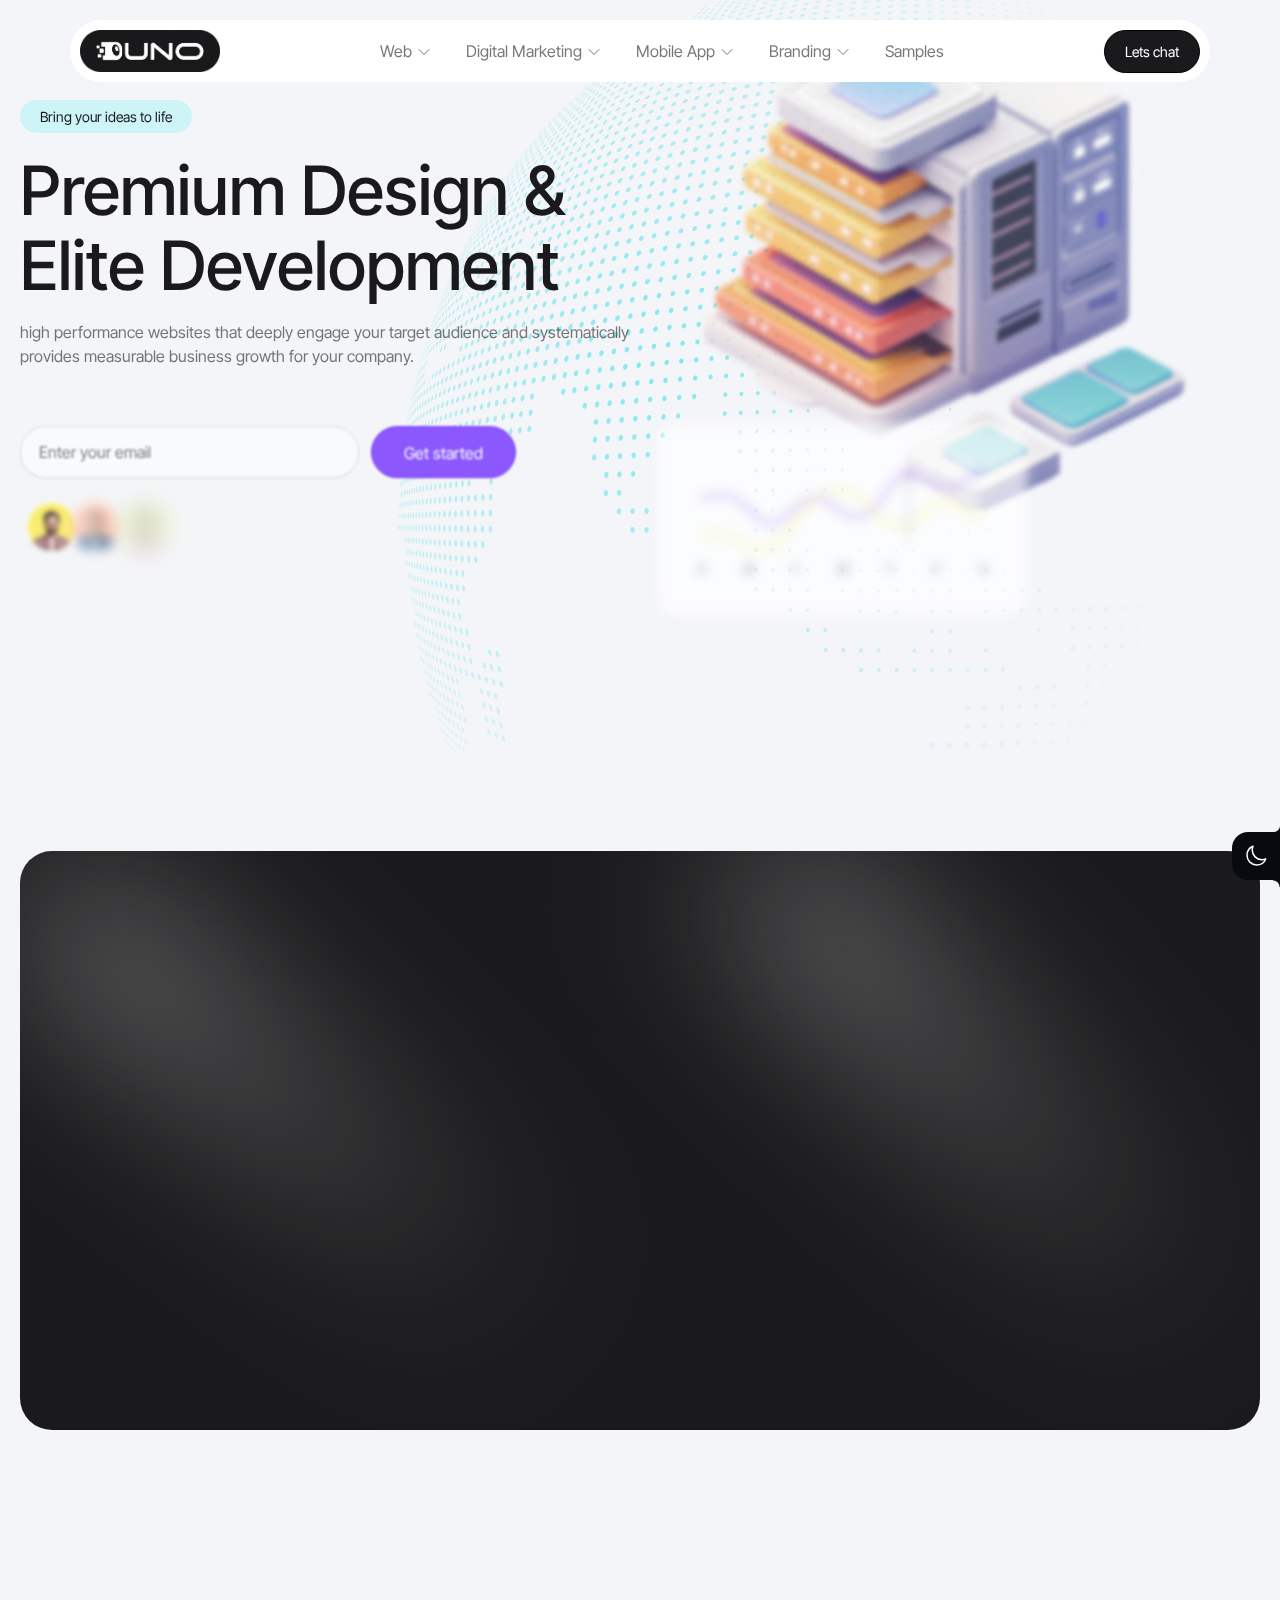
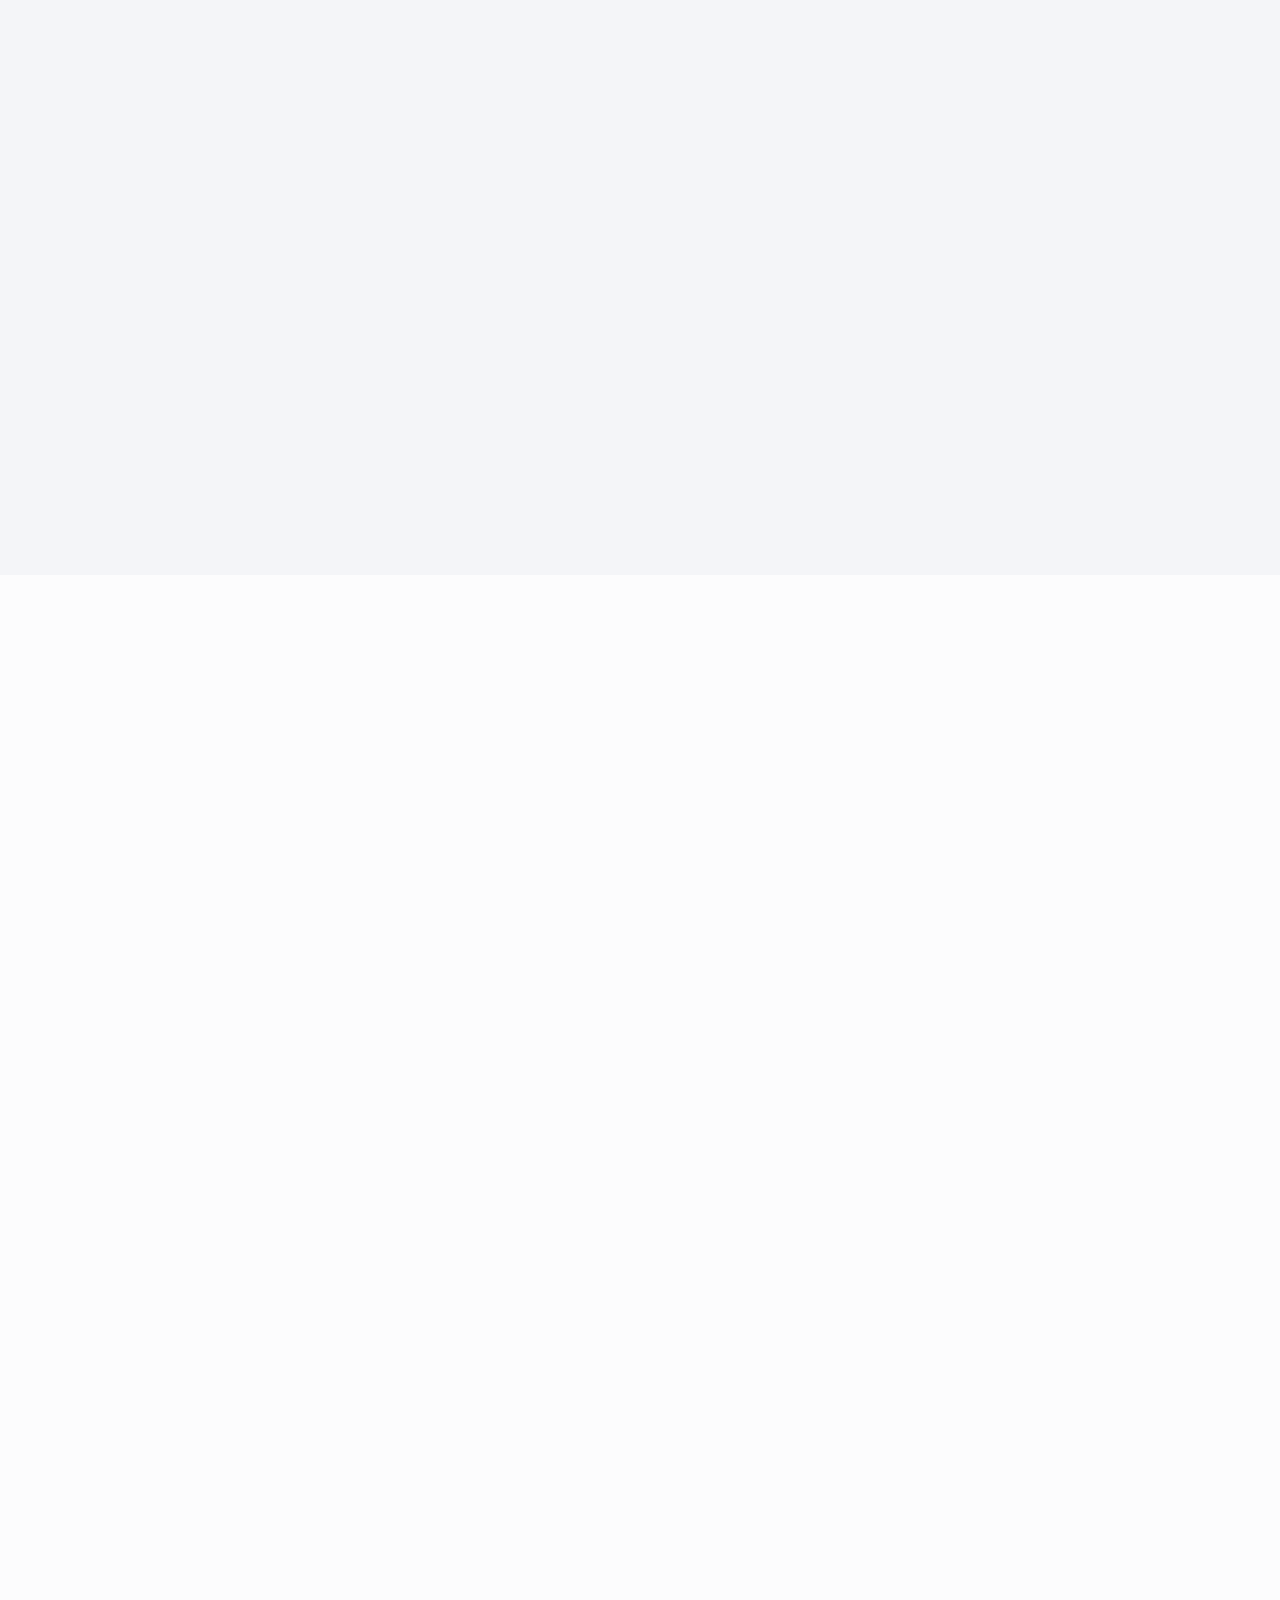
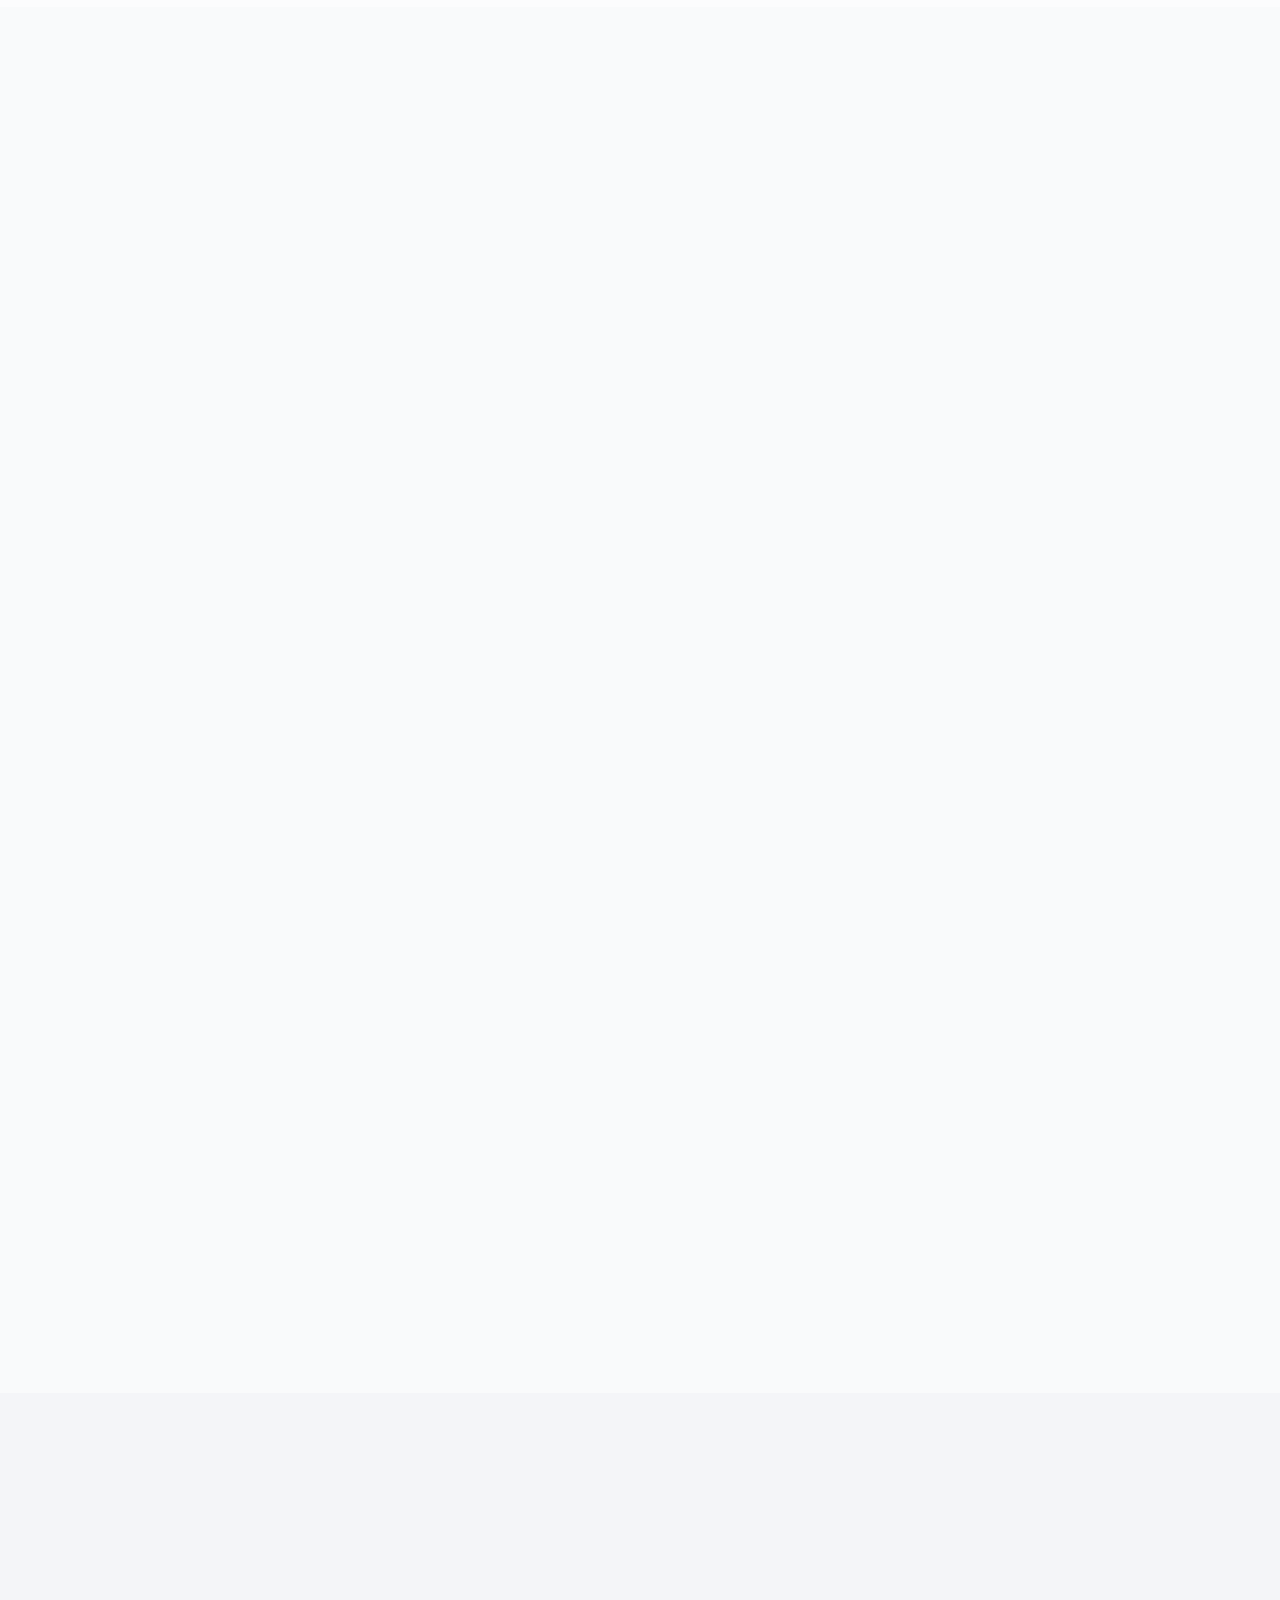
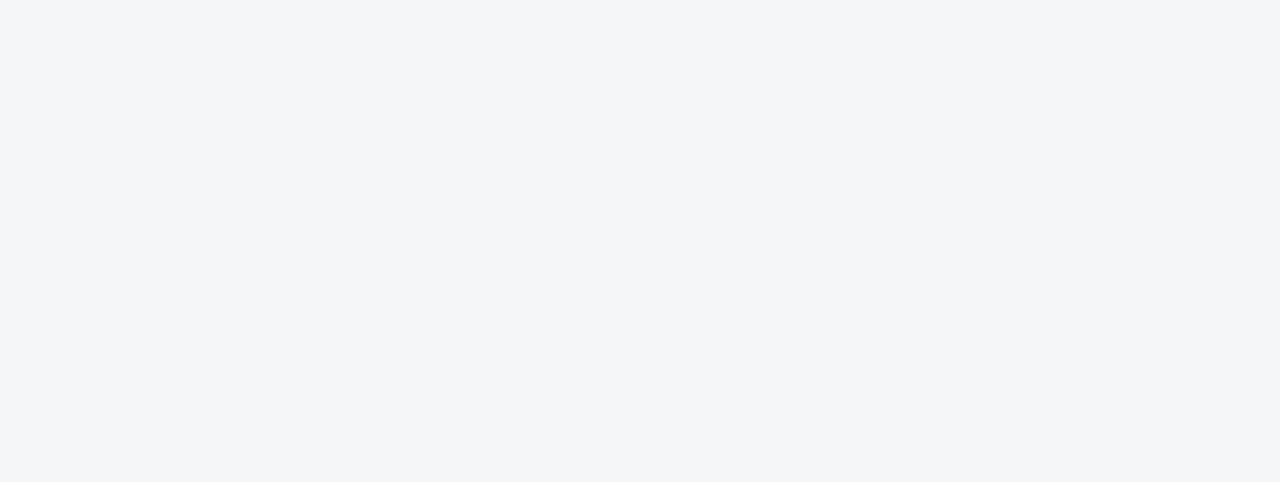
<file: web-hosting.html>
<!doctype html>
<html lang="en">
  <head>
    <!-- =========================
Head links 
===========================-->

<meta charset="UTF-8" />
<meta name="viewport" content="width=device-width, initial-scale=1.0" />
<meta name="title" content="Nexsas - Software, SaaS & Startup Tailwind Template" />
<meta
  name="description"
  content="Nexsas - the ultimate collection of 35+ premium HTML templates for SaaS businesses and startups. Built with Tailwind CSS, featuring responsive design, authentication flows, pricing pages, and modern UI components. Perfect for web applications and digital products."
/>
<meta
  name="keywords"
  content="SaaS templates, HTML templates, Tailwind CSS templates, startup templates, web application templates, responsive design, authentication pages, pricing pages, modern UI, Nexsas, business templates, landing page templates, React templates"
/>
<meta name="author" content="Nexsas" />
<meta
  name="robots"
  content="index, follow, max-snippet:-1, max-image-preview:large, max-video-preview:-1"
/>
<meta name="googlebot" content="index, follow" />
<meta name="bingbot" content="index, follow" />

<meta name="language" content="English" />
<meta name="geo.region" content="US" />
<meta name="geo.placename" content="United States" />

<link rel="canonical" href="https://next-sass-html.vercel.app/" />

<!-- Additional SEO Meta Tags -->
<meta name="rating" content="General" />
<meta name="distribution" content="Global" />
<meta name="revisit-after" content="7 days" />
<meta name="expires" content="never" />

<!-- Open Graph / Facebook -->
<meta property="og:type" content="website" />
<meta property="og:url" content="https://next-sass-html.vercel.app/" />
<meta property="og:title" content="Nexsas - Software, SaaS & Startup Tailwind Template" />
<meta
  property="og:description"
  content="Nexsas - the ultimate collection of 40+ premium HTML templates for SaaS businesses and startups. Built with Tailwind CSS, featuring responsive design, authentication flows, pricing pages, and modern UI components."
/>
<meta
  property="og:image"
  content="https://images.prismic.io/staticmania/aPD-K55xUNkB2D2X_og-image.jpg"
/>
<meta property="og:image:width" content="1200" />
<meta property="og:image:height" content="630" />
<meta property="og:image:alt" content="Nexsas - Software, SaaS & Startup Tailwind Template" />
<meta property="og:site_name" content="Nexsas" />
<meta property="og:locale" content="en_US" />
<meta property="article:author" content="Nexsas" />
<meta property="article:publisher" content="Nexsas" />

<!-- Twitter -->
<meta name="twitter:card" content="summary_large_image" />
<meta name="twitter:site" content="@Nexsas" />
<meta name="twitter:creator" content="@Nexsas" />
<meta name="twitter:url" content="https://next-sass-html.vercel.app/" />
<meta name="twitter:title" content="Nexsas - Software, SaaS & Startup Tailwind Template" />
<meta
  name="twitter:description"
  content="Nexsas - the ultimate collection of 35+ premium HTML templates for SaaS businesses and startups. Built with Tailwind CSS, featuring responsive design, authentication flows, pricing pages, and modern UI components."
/>
<meta
  name="twitter:image"
  content="https://images.prismic.io/staticmania/aPD-K55xUNkB2D2X_og-image.jpg"
/>
<meta name="twitter:image:alt" content="Nexsas - Software, SaaS & Startup Tailwind Template" />

<!-- Additional SEO Meta Tags -->
<meta name="theme-color" content="#000000" />
<meta name="msapplication-TileColor" content="#000000" />
<meta name="mobile-web-app-capable" content="yes" />
<meta name="apple-mobile-web-app-status-bar-style" content="black-translucent" />
<meta name="apple-mobile-web-app-title" content="Nexsas" />
<meta name="application-name" content="Nexsas" />
<meta name="msapplication-tooltip" content="Nexsas - Software, SaaS & Startup Tailwind Template" />
<meta name="msapplication-starturl" content="/" />
<!-- Favicon and Icons -->
<link rel="icon" type="image/png" href="./favicon-96x96.png" sizes="96x96" />
<link rel="icon" type="image/svg+xml" href="./favicon.svg" />
<link rel="shortcut icon" href="./favicon.ico" />
<link rel="apple-touch-icon" sizes="180x180" href="./apple-touch-icon.png" />
<link rel="manifest" href="./site.webmanifest" />
<link rel="preconnect" href="https://fonts.googleapis.com" />
<link rel="preconnect" href="https://fonts.gstatic.com" crossorigin />
<link
  href="https://fonts.googleapis.com/css2?family=Inter+Tight:ital,wght@0,100..900;1,100..900&display=swap"
  rel="stylesheet"
/>

    <title>Web Design & Development</title>
    
    <link rel="stylesheet" href="./assets/main.css">
  </head>

  <body class="bg-background-3 dark:bg-background-6 overflow-x-hidden">
    <!-- =========================
Header
===========================-->
<header>
  <div
    class="header-one lp:!max-w-[1290px] border-stroke-6 dark:bg-background-9 fixed top-5 left-1/2 z-50 mx-auto flex w-full max-w-[350px] -translate-x-1/2 items-center justify-between rounded-full bg-white px-2.5 py-2.5 opacity-0 min-[425px]:max-w-[375px] min-[500px]:max-w-[450px] sm:max-w-[540px] md:max-w-[720px] lg:max-w-[960px] xl:max-w-[1140px] xl:py-0 dark:border"
    data-ns-animate
    data-direction="up"
    data-offset="100"
  >
    <div>
      <a href="./index.html">
        <span class="sr-only">Home</span>
        <figure class="hidden lg:block lg:max-w-[140px]">
          <img src="./images/shared/main-logo.svg" alt="Nexsas" class="dark:invert" />
        </figure>
        <figure class="block max-w-[44px] lg:hidden">
          <img src="./images/shared/logo.svg" alt="Nexsas" class="block w-full dark:hidden" />
          <img src="./images/shared/logo-dark.svg" alt="Nexsas" class="hidden w-full dark:block" />
        </figure>
      </a>
    </div>
    <nav class="hidden items-center xl:flex">
      <ul class="flex items-center">
        <li class="nav-item relative cursor-pointer py-2.5" data-menu="disabled">
          <a
            href="web-hosting.html"
            class="hover:border-stroke-2 dark:hover:border-stroke-7 text-tagline-1 text-secondary/60 hover:text-secondary dark:text-accent/60 dark:hover:text-accent {=$nav-item-class} flex items-center gap-1 rounded-full border border-transparent px-4 py-2 font-normal transition-all duration-200"
          >
            <span>Web</span>
            <span class="nav-arrow block origin-center translate-y-px transition-all duration-300">
              <svg
                xmlns="http://www.w3.org/2000/svg"
                fill="none"
                viewBox="0 0 24 24"
                stroke-width="1.5"
                stroke="currentColor"
                class="size-4"
              >
                <path
                  stroke-linecap="round"
                  stroke-linejoin="round"
                  d="m19.5 8.25-7.5 7.5-7.5-7.5"
                />
              </svg>
            </span>
          </a>
          <div>
  <div
    class="dropdown-menu-bridge absolute left-1/2 -translate-x-1/2 top-full w-full h-3 z-40 min-w-[692px] pointer-events-none bg-transparent opacity-0"
  ></div>
  <div
    id="company-mega-menu"
    class="dropdown-menu absolute left-1/2 -translate-x-1/2 top-full mt-2 pointer-events-none transition-all duration-300 opacity-0 md:w-[692px] w-full bg-white dark:bg-background-6 z-50 rounded-[20px] p-4 border border-stroke-1 dark:border-background-7 flex items-start md:gap-x-8 gap-y-6"
  >
    <ul class="space-y-2 md:max-w-[284px] w-full">
      <li>
        <a
          href="./digital-marketing-about.html"
          class="p-3 rounded-[10px] flex items-start gap-3 transition-all duration-300 relative group"
        >
          <div
  class="absolute left-1/2 top-1/2 -translate-x-1/2 -translate-y-1/2 w-full h-full bg-background-3 dark:bg-background-7 opacity-0 group-hover:opacity-100 rounded-[10px] z-0 transition-all duration-400 {=$class}"
></div>

          <div class="mt-1 relative z-10">
            <svg xmlns="http://www.w3.org/2000/svg" width="20" height="20" viewBox="0 0 20 20" fill="none">
  <path
    d="M10.0003 18.3334C14.6027 18.3334 18.3337 14.6024 18.3337 10C18.3337 5.39765 14.6027 1.66669 10.0003 1.66669C5.39795 1.66669 1.66699 5.39765 1.66699 10C1.66699 14.6024 5.39795 18.3334 10.0003 18.3334Z"
    class="stroke-secondary dark:stroke-accent {=$class}"
    stroke-linecap="round"
    stroke-linejoin="round"
  />
  <path
    d="M10 13.3333H10.0083"
    class="stroke-secondary dark:stroke-accent {=$class}"
    stroke-linecap="round"
    stroke-linejoin="round"
  />
  <path
    d="M10 6.66669V10"
    class="stroke-secondary dark:stroke-accent {=$class}"
    stroke-linecap="round"
    stroke-linejoin="round"
  />
</svg>

          </div>
          <div class="relative z-10 space-y-0.5">
            <p class="text-tagline-1 font-normal text-secondary dark:text-accent">About Us</p>
            <p class="text-tagline-3 font-normal text-secondary/60 dark:text-accent/60">
              Learn about our mission, values, and dedicated team
            </p>
          </div>
        </a>
      </li>
      <li>
        <a
          href="./digital-marketing-services.html"
          class="p-3 rounded-[10px] flex items-start gap-3 transition-all duration-300 relative group"
        >
          <div
  class="absolute left-1/2 top-1/2 -translate-x-1/2 -translate-y-1/2 w-full h-full bg-background-3 dark:bg-background-7 opacity-0 group-hover:opacity-100 rounded-[10px] z-0 transition-all duration-400 {=$class}"
></div>

          <div class="mt-1 relative z-10">
            <svg xmlns="http://www.w3.org/2000/svg" width="20" height="20" viewBox="0 0 20 20" fill="none">
  <path
    d="M10 13.75C12.0711 13.75 13.75 12.0711 13.75 10C13.75 7.92893 12.0711 6.25 10 6.25C7.92893 6.25 6.25 7.92893 6.25 10C6.25 12.0711 7.92893 13.75 10 13.75Z"
    class="stroke-secondary dark:stroke-accent {=$class}"
    stroke-linecap="round"
    stroke-linejoin="round"
  />
  <path
    d="M9.59975 3.4495L8.12557 2.34419C8.04647 2.28469 7.95437 2.24484 7.85685 2.22792C7.75933 2.211 7.65918 2.2175 7.56467 2.24688C7.1081 2.38985 6.66515 2.57312 6.24103 2.79452C6.15323 2.84057 6.07765 2.90685 6.02051 2.98787C5.96338 3.06889 5.92633 3.16233 5.91242 3.26049L5.65182 5.08478C5.55248 5.17284 5.45523 5.26442 5.36007 5.35953C5.26493 5.45467 5.17332 5.55195 5.08525 5.65136L5.08521 5.65139L3.26124 5.91223C3.16324 5.92608 3.06993 5.96303 2.98901 6.02002C2.90809 6.07702 2.84187 6.15242 2.79581 6.24003C2.57407 6.66397 2.39044 7.10678 2.2471 7.56323C2.21759 7.65787 2.211 7.75818 2.22789 7.85587C2.24478 7.95356 2.28466 8.04584 2.34423 8.12508L3.44993 9.59932C3.44195 9.73182 3.43794 9.86535 3.4379 9.9999C3.4379 10.1344 3.44191 10.268 3.44993 10.4006L3.44993 10.4006L2.34462 11.8748C2.28512 11.9539 2.24527 12.046 2.22835 12.1435C2.21143 12.241 2.21793 12.3412 2.2473 12.4357C2.39028 12.8923 2.57355 13.3352 2.79495 13.7593C2.841 13.8471 2.90727 13.9227 2.98829 13.9799C3.06931 14.037 3.16276 14.074 3.26092 14.088L5.08521 14.3486C5.17326 14.4479 5.26484 14.5451 5.35996 14.6403C5.45509 14.7354 5.55237 14.827 5.65179 14.9151L5.65182 14.9152L5.91265 16.7391C5.92651 16.8371 5.96345 16.9304 6.02045 17.0114C6.07744 17.0923 6.15285 17.1585 6.24046 17.2046C6.66439 17.4263 7.1072 17.6099 7.56365 17.7533C7.6583 17.7828 7.7586 17.7894 7.8563 17.7725C7.95399 17.7556 8.04626 17.7157 8.1255 17.6561L9.59974 16.5504C9.73225 16.5584 9.86577 16.5624 10.0003 16.5625C10.1349 16.5625 10.2684 16.5585 10.401 16.5504L10.4011 16.5504L11.8752 17.6558C11.9543 17.7153 12.0464 17.7551 12.144 17.772C12.2415 17.7889 12.3416 17.7824 12.4361 17.7531C12.8927 17.6101 13.3357 17.4268 13.7598 17.2054C13.8476 17.1594 13.9232 17.0931 13.9803 17.0121C14.0374 16.9311 14.0745 16.8376 14.0884 16.7395L14.349 14.9152C14.4483 14.8271 14.5456 14.7355 14.6407 14.6404C14.7359 14.5453 14.8275 14.448 14.9156 14.3486L14.9156 14.3486L16.7396 14.0877C16.8376 14.0739 16.9309 14.0369 17.0118 13.9799C17.0927 13.9229 17.1589 13.8475 17.205 13.7599C17.4267 13.336 17.6104 12.8932 17.7537 12.4367C17.7832 12.3421 17.7898 12.2418 17.7729 12.1441C17.756 12.0464 17.7161 11.9541 17.6566 11.8749L16.5509 10.4006C16.5589 10.2681 16.5629 10.1346 16.5629 10.0001C16.5629 9.86551 16.5589 9.73195 16.5509 9.59937L16.5509 9.59932L17.6562 8.12514C17.7157 8.04605 17.7555 7.95394 17.7725 7.85642C17.7894 7.7589 17.7829 7.65876 17.7535 7.56424C17.6105 7.10767 17.4273 6.66472 17.2059 6.2406C17.1598 6.15281 17.0935 6.07722 17.0125 6.02008C16.9315 5.96295 16.838 5.9259 16.7399 5.91199L14.9156 5.65139C14.8275 5.55206 14.736 5.45481 14.6408 5.35964C14.5457 5.2645 14.4484 5.1729 14.349 5.08482L14.349 5.08478L14.0881 3.26082C14.0743 3.16281 14.0373 3.06951 13.9804 2.98858C13.9234 2.90766 13.848 2.84144 13.7603 2.79539C13.3364 2.57364 12.8936 2.39002 12.4371 2.24668C12.3425 2.21716 12.2422 2.21057 12.1445 2.22746C12.0468 2.24435 11.9545 2.28423 11.8753 2.34381L10.4011 3.4495C10.2685 3.44152 10.135 3.43751 10.0005 3.43747C9.86593 3.43747 9.73237 3.44148 9.5998 3.4495L9.59975 3.4495Z"
    class="stroke-secondary dark:stroke-accent {=$class}"
    stroke-linecap="round"
    stroke-linejoin="round"
  />
</svg>

          </div>
          <div class="relative z-10 space-y-0.5">
            <p class="text-tagline-1 font-normal text-secondary dark:text-accent">Our Services</p>
            <p class="text-tagline-3 font-normal text-secondary/60 dark:text-accent/60">
              Explore our comprehensive marketing solutions
            </p>
          </div>
        </a>
      </li>
      <li>
        <a
          href="./digital-marketing-features.html"
          class="p-3 rounded-[10px] flex items-start gap-3 transition-all duration-300 relative group"
        >
          <div
  class="absolute left-1/2 top-1/2 -translate-x-1/2 -translate-y-1/2 w-full h-full bg-background-3 dark:bg-background-7 opacity-0 group-hover:opacity-100 rounded-[10px] z-0 transition-all duration-400 {=$class}"
></div>

          <div class="mt-1 relative z-10">
            <svg xmlns="http://www.w3.org/2000/svg" width="20" height="20" viewBox="0 0 20 20" fill="none">
  <path
    d="M10.0003 1.66669L12.5753 6.88335L18.3337 7.72502L14.167 11.7834L15.1503 17.5167L10.0003 14.8084L4.85033 17.5167L5.83366 11.7834L1.66699 7.72502L7.42533 6.88335L10.0003 1.66669Z"
    class="stroke-secondary dark:stroke-accent {=$class}"
    stroke-linecap="round"
    stroke-linejoin="round"
  />
</svg>

          </div>
          <div class="relative z-10 space-y-0.5">
            <p class="text-tagline-1 font-normal text-secondary dark:text-accent">
              Product Features
            </p>
            <p class="text-tagline-3 font-normal text-secondary/60 dark:text-accent/60">
              Discover powerful marketing tools and capabilities
            </p>
          </div>
        </a>
      </li>
      <li>
        <a
          href="./digital-marketing-blog.html"
          class="p-3 rounded-[10px] flex items-start gap-3 transition-all duration-300 relative group"
        >
          <div
  class="absolute left-1/2 top-1/2 -translate-x-1/2 -translate-y-1/2 w-full h-full bg-background-3 dark:bg-background-7 opacity-0 group-hover:opacity-100 rounded-[10px] z-0 transition-all duration-400 {=$class}"
></div>

          <div class="mt-1 relative z-10">
            <svg xmlns="http://www.w3.org/2000/svg" width="16" height="16" viewBox="0 0 16 16" fill="none">
  <path
    d="M4.875 14.6161H1.125C0.95924 14.6161 0.800269 14.5503 0.683058 14.4331C0.565848 14.3159 0.5 14.1569 0.5 13.9911V10.5C0.5 10.4179 0.516166 10.3367 0.547575 10.2608C0.578984 10.185 0.625022 10.1161 0.683059 10.0581L10.0581 0.683058C10.1753 0.565848 10.3342 0.5 10.5 0.5C10.6658 0.5 10.8247 0.565848 10.9419 0.683058L14.4331 4.17418C14.5503 4.29139 14.6161 4.45036 14.6161 4.61612C14.6161 4.78188 14.5503 4.94085 14.4331 5.05806L4.875 14.6161Z"
    class="stroke-secondary dark:stroke-accent {=$class}"
    stroke-linecap="round"
    stroke-linejoin="round"
  />
  <path
    d="M8 2.74109L12.375 7.11609"
    class="stroke-secondary dark:stroke-accent {=$class}"
    stroke-linecap="round"
    stroke-linejoin="round"
  />
</svg>

          </div>
          <div class="relative z-10 space-y-0.5">
            <p class="text-tagline-1 font-normal text-secondary dark:text-accent">Blog & News</p>
            <p class="text-tagline-3 font-normal text-secondary/60 dark:text-accent/60">
              Stay updated with latest articles and insights
            </p>
          </div>
        </a>
      </li>
    </ul>
    <figure class="flex-1 space-y-3">
      <p class="text-tagline-2 font-medium text-secondary/60 dark:text-accent/60">What's New</p>
      <a href="./digital-marketing-blog-details.html" class="block">
        <figure
          class="overflow-hidden rounded-[14px] max-w-full w-full min-h-[272px] relative group"
        >
          <img
            src="./images/ns-img-419.jpg"
            alt="What's New"
            class="w-full h-full object-cover rounded-[14px] group-hover:scale-105 transition-all duration-500 ease-in-out"
          />
          <div
            class="absolute group-hover:top-5 group-hover:left-5 top-4 left-4 size-full space-y-1 transition-all duration-500 ease-in-out"
          >
            <p class="text-white text-tagline-1 font-medium">Digital Marketing</p>
            <p class="text-white/60 max-w-[212px] w-full text-tagline-3 font-normal">
              Digital Marketing is a platform that helps you grow your business online.
            </p>
          </div>
        </figure>
      </a>
    </figure>
  </div>
</div>


        </li>
        <li class="nav-item relative cursor-pointer py-2.5" data-menu="disabled">
          <a
            href="ai-agency.html"
            class="hover:border-stroke-2 dark:hover:border-stroke-7 text-tagline-1 text-secondary/60 hover:text-secondary dark:text-accent/60 dark:hover:text-accent {=$nav-item-class} flex items-center gap-1 rounded-full border border-transparent px-4 py-2 font-normal transition-all duration-200"
          >
            <span>Digital Marketing</span>
            <span class="nav-arrow block origin-center translate-y-px transition-all duration-300">
              <svg
                xmlns="http://www.w3.org/2000/svg"
                fill="none"
                viewBox="0 0 24 24"
                stroke-width="1.5"
                stroke="currentColor"
                class="size-4"
              >
                <path
                  stroke-linecap="round"
                  stroke-linejoin="round"
                  d="m19.5 8.25-7.5 7.5-7.5-7.5"
                />
              </svg>
            </span>
          </a>
          <div>
  <div
    class="dropdown-menu-bridge absolute left-1/2 -translate-x-1/2 top-full w-full h-3 z-40 min-w-[320px] pointer-events-none bg-transparent opacity-0"
  ></div>

  <ul
    id="partnership-dropdown-menu"
    class="dropdown-menu mt-2 w-[320px] rounded-[20px] p-2 bg-white dark:bg-background-6 shadow-14 absolute left-1/2 -translate-x-1/2 top-full z-50 pointer-events-none transition-all duration-300 opacity-0 border border-stroke-1 dark:border-background-7"
  >
    <li>
      <a
        href="./digital-marketing-affiliates.html"
        class="p-3 rounded-2xl flex items-start gap-3 transition-all duration-300 relative group"
      >
        <div
  class="absolute left-1/2 top-1/2 -translate-x-1/2 -translate-y-1/2 w-full h-full bg-background-3 dark:bg-background-7 opacity-0 group-hover:opacity-100 rounded-[10px] z-0 transition-all duration-400 {=$class}"
></div>

        <div
          class="size-11 p-3 rounded-[10px] bg-white dark:bg-background-6 relative z-10 shadow-14 border border-stroke-1 dark:border-background-7 flex items-center justify-center"
        >
          <svg xmlns="http://www.w3.org/2000/svg" width="20" height="14" viewBox="0 0 20 14" fill="none">
  <path
    d="M18.4574 5.59968L16.5264 6.56521L14.0264 1.77755L15.9771 0.80219C16.1237 0.728911 16.2931 0.716117 16.449 0.766565C16.6049 0.817013 16.7348 0.926666 16.8106 1.07191L18.7319 4.75137C18.7704 4.82494 18.7937 4.90543 18.8007 4.98814C18.8077 5.07084 18.7981 5.15411 18.7726 5.23308C18.747 5.31205 18.706 5.38514 18.6519 5.44808C18.5978 5.51102 18.5317 5.56256 18.4574 5.59968V5.59968Z"
    class="stroke-secondary dark:stroke-accent {=$class}"
    stroke-linecap="round"
    stroke-linejoin="round"
  />
  <path
    d="M2.77656 6.48147L0.845492 5.51594C0.771253 5.47882 0.705152 5.42729 0.651046 5.36434C0.59694 5.3014 0.555912 5.22831 0.530358 5.14934C0.504804 5.07038 0.495236 4.98711 0.502211 4.9044C0.509186 4.82169 0.532565 4.7412 0.570984 4.66763L2.49231 0.988176C2.56815 0.842928 2.698 0.733274 2.8539 0.682826C3.0098 0.632377 3.17927 0.64517 3.32583 0.718449L5.27656 1.69381L2.77656 6.48147Z"
    class="stroke-secondary dark:stroke-accent {=$class}"
    stroke-linecap="round"
    stroke-linejoin="round"
  />
  <path
    d="M16.5264 6.56524L15.2764 8.02758L12.4016 10.9024C12.3253 10.9787 12.2305 11.0339 12.1265 11.0627C12.0225 11.0915 11.9128 11.0929 11.8081 11.0668L7.28018 9.93478C7.19525 9.91355 7.11573 9.87472 7.04677 9.82079L2.77637 6.48151"
    class="stroke-secondary dark:stroke-accent {=$class}"
    stroke-linecap="round"
    stroke-linejoin="round"
  />
  <path
    d="M15.277 8.02759L11.8395 5.52759L10.8395 6.27759C10.4068 6.60214 9.88044 6.77759 9.33951 6.77759C8.79859 6.77759 8.27225 6.60214 7.83951 6.27759L7.41602 5.95997C7.34438 5.90624 7.28512 5.83775 7.24226 5.75913C7.1994 5.68051 7.17394 5.59359 7.16759 5.50427C7.16124 5.41495 7.17416 5.32531 7.20547 5.24142C7.23678 5.15753 7.28576 5.08134 7.34907 5.01803L10.4065 1.96065C10.4645 1.90261 10.5334 1.85657 10.6092 1.82516C10.685 1.79375 10.7663 1.77759 10.8484 1.77759H14.027"
    class="stroke-secondary dark:stroke-accent {=$class}"
    stroke-linecap="round"
    stroke-linejoin="round"
  />
  <path
    d="M5.32129 1.69385L9.33066 0.524979C9.47389 0.483224 9.62732 0.494078 9.76324 0.555579L12.4639 1.77758"
    class="stroke-secondary dark:stroke-accent {=$class}"
    stroke-linecap="round"
    stroke-linejoin="round"
  />
  <path
    d="M8.40137 12.7151L6.04672 12.1264C5.95117 12.1025 5.86262 12.0564 5.78829 11.9918L4.02637 10.4603"
    class="stroke-secondary dark:stroke-accent {=$class}"
    stroke-linecap="round"
    stroke-linejoin="round"
  />
</svg>

        </div>
        <div class="relative z-10">
          <p class="text-tagline-1 font-normal text-secondary dark:text-accent">Affiliate</p>
          <p class="text-tagline-2 font-normal text-secondary/60 dark:text-accent/60">
            Join affiliates
          </p>
        </div>
      </a>
    </li>
    <li>
      <a
        href="./digital-marketing-referral-program.html"
        class="p-3 rounded-2xl flex items-start gap-3 transition-all duration-300 relative group"
      >
        <div
  class="absolute left-1/2 top-1/2 -translate-x-1/2 -translate-y-1/2 w-full h-full bg-background-3 dark:bg-background-7 opacity-0 group-hover:opacity-100 rounded-[10px] z-0 transition-all duration-400 {=$class}"
></div>

        <div
          class="size-11 p-3 rounded-[10px] bg-white dark:bg-background-6 relative z-10 shadow-14 border border-stroke-1 dark:border-background-7 flex items-center justify-center"
        >
          <svg xmlns="http://www.w3.org/2000/svg" width="16" height="14" viewBox="0 0 16 14" fill="none">
  <path
    d="M11.75 8L15.5 4.25L11.75 0.5"
    class="stroke-secondary dark:stroke-accent {=$class}"
    stroke-linecap="round"
    stroke-linejoin="round"
  />
  <path
    d="M13 13H1.125C0.95924 13 0.800269 12.9342 0.683058 12.8169C0.565848 12.6997 0.5 12.5408 0.5 12.375V3"
    class="stroke-secondary dark:stroke-accent {=$class}"
    stroke-linecap="round"
    stroke-linejoin="round"
  />
  <path
    d="M3.86133 9.87497C4.27758 8.26502 5.21687 6.83895 6.53164 5.82081C7.8464 4.80266 9.46214 4.25013 11.125 4.25H15.5"
    class="stroke-secondary dark:stroke-accent {=$class}"
    stroke-linecap="round"
    stroke-linejoin="round"
  />
</svg>

        </div>
        <div class="relative z-10">
          <p class="text-tagline-1 font-normal text-secondary dark:text-accent">Referral</p>
          <p class="text-tagline-2 font-normal text-secondary/60 dark:text-accent/60">
            Invite friends
          </p>
        </div>
      </a>
    </li>
    <li>
      <a
        href="./digital-marketing-login.html"
        class="p-3 rounded-2xl flex items-start gap-3 transition-all duration-300 relative group"
      >
        <div
  class="absolute left-1/2 top-1/2 -translate-x-1/2 -translate-y-1/2 w-full h-full bg-background-3 dark:bg-background-7 opacity-0 group-hover:opacity-100 rounded-[10px] z-0 transition-all duration-400 {=$class}"
></div>

        <div
          class="size-11 p-3 rounded-[10px] bg-white dark:bg-background-6 relative z-10 shadow-14 border border-stroke-1 dark:border-background-7 flex items-center justify-center"
        >
          <svg xmlns="http://www.w3.org/2000/svg" width="17" height="17" viewBox="0 0 17 17" fill="none">
  <path
    d="M5.27861 8.21139C4.79681 7.00965 4.74472 5.67841 5.13115 4.44269C5.51757 3.20698 6.3188 2.14259 7.39941 1.42943C8.48002 0.716267 9.77372 0.398085 11.0618 0.528665C12.35 0.659244 13.5535 1.23057 14.469 2.14608C15.3845 3.06159 15.9558 4.26513 16.0864 5.55325C16.217 6.84137 15.8988 8.13508 15.1856 9.21568C14.4725 10.2963 13.4081 11.0975 12.1724 11.4839C10.9367 11.8704 9.60542 11.8183 8.40368 11.3365L8.40373 11.3364L7.375 12.3651H5.5V14.2401H3.625V16.1151H0.5V12.9901L5.27875 8.21133L5.27861 8.21139Z"
    class="stroke-secondary dark:stroke-accent {=$class}"
    stroke-linecap="round"
    stroke-linejoin="round"
  />
  <path
    opacity="0.5"
    d="M12.0625 4.86505C12.2351 4.86505 12.375 4.72514 12.375 4.55255C12.375 4.37996 12.2351 4.24005 12.0625 4.24005C11.8899 4.24005 11.75 4.37996 11.75 4.55255C11.75 4.72514 11.8899 4.86505 12.0625 4.86505Z"
    class="stroke-secondary dark:stroke-accent {=$class}"
    stroke-linecap="round"
    stroke-linejoin="round"
  />
  <path
    d="M12.0625 5.49005C12.5803 5.49005 13 5.07032 13 4.55255C13 4.03478 12.5803 3.61505 12.0625 3.61505C11.5447 3.61505 11.125 4.03478 11.125 4.55255C11.125 5.07032 11.5447 5.49005 12.0625 5.49005Z"
    class="fill-secondary dark:fill-accent {=$class}"
  />
</svg>

        </div>
        <div class="relative z-10">
          <p class="text-tagline-1 font-normal text-secondary dark:text-accent">Login</p>
          <p class="text-tagline-2 font-normal text-secondary/60 dark:text-accent/60">
            Access workspace
          </p>
        </div>
      </a>
    </li>
    <li>
      <a
        href="./digital-marketing-signup.html"
        class="p-3 rounded-2xl flex items-start gap-3 transition-all duration-300 relative group"
      >
        <div
  class="absolute left-1/2 top-1/2 -translate-x-1/2 -translate-y-1/2 w-full h-full bg-background-3 dark:bg-background-7 opacity-0 group-hover:opacity-100 rounded-[10px] z-0 transition-all duration-400 {=$class}"
></div>

        <div
          class="size-11 p-3 rounded-[10px] bg-white dark:bg-background-6 relative z-10 shadow-14 border border-stroke-1 dark:border-background-7 flex items-center justify-center"
        >
          <svg xmlns="http://www.w3.org/2000/svg" width="17" height="16" viewBox="0 0 17 16" fill="none">
  <path
    d="M8.0791 10.5C10.8405 10.5 13.0791 8.26142 13.0791 5.5C13.0791 2.73858 10.8405 0.5 8.0791 0.5C5.31768 0.5 3.0791 2.73858 3.0791 5.5C3.0791 8.26142 5.31768 10.5 8.0791 10.5Z"
    class="stroke-secondary dark:stroke-accent {=$class}"
    stroke-miterlimit="10"
  />
  <path
    d="M0.5 14.8743C1.26841 13.5442 2.37329 12.4398 3.70366 11.672C5.03403 10.9042 6.54303 10.5 8.07907 10.5C9.61512 10.5 11.1241 10.9043 12.4545 11.6721C13.7848 12.44 14.8897 13.5444 15.6581 14.8744"
    class="stroke-secondary dark:stroke-accent {=$class}"
    stroke-linecap="round"
    stroke-linejoin="round"
  />
</svg>

        </div>
        <div class="relative z-10">
          <p class="text-tagline-1 font-normal text-secondary dark:text-accent">Create Account</p>
          <p class="text-tagline-2 font-normal text-secondary/60 dark:text-accent/60">
            Get started now
          </p>
        </div>
      </a>
    </li>
    <li>
      <a
        href="./digital-marketing-download.html"
        class="p-3 rounded-2xl flex items-start gap-3 transition-all duration-300 relative group"
      >
        <div
  class="absolute left-1/2 top-1/2 -translate-x-1/2 -translate-y-1/2 w-full h-full bg-background-3 dark:bg-background-7 opacity-0 group-hover:opacity-100 rounded-[10px] z-0 transition-all duration-400 {=$class}"
></div>

        <div
          class="size-11 p-3 rounded-[10px] bg-white dark:bg-background-6 relative z-10 shadow-14 border border-stroke-1 dark:border-background-7 flex items-center justify-center"
        >
          <svg xmlns="http://www.w3.org/2000/svg" width="20" height="20" viewBox="0 0 20 20" fill="none">
  <path
    d="M17.5 12.5V15.8333C17.5 16.2754 17.3244 16.6993 17.0118 17.0118C16.6993 17.3244 16.2754 17.5 15.8333 17.5H4.16667C3.72464 17.5 3.30072 17.3244 2.98816 17.0118C2.67559 16.6993 2.5 16.2754 2.5 15.8333V12.5"
    class="stroke-secondary dark:stroke-accent {=$class}"
    stroke-linecap="round"
    stroke-linejoin="round"
  />
  <path
    d="M5.83301 8.33331L9.99967 12.5L14.1663 8.33331"
    class="stroke-secondary dark:stroke-accent {=$class}"
    stroke-linecap="round"
    stroke-linejoin="round"
  />
  <path
    d="M10 12.5V2.5"
    class="stroke-secondary dark:stroke-accent {=$class}"
    stroke-linecap="round"
    stroke-linejoin="round"
  />
</svg>

        </div>
        <div class="relative z-10">
          <p class="text-tagline-1 font-normal text-secondary dark:text-accent">Download</p>
          <p class="text-tagline-2 font-normal text-secondary/60 dark:text-accent/60">
            Download software
          </p>
        </div>
      </a>
    </li>
    <li>
      <a
        href="./digital-marketing-integration.html"
        class="p-3 rounded-2xl flex items-start gap-3 transition-all duration-300 relative group"
      >
        <div
  class="absolute left-1/2 top-1/2 -translate-x-1/2 -translate-y-1/2 w-full h-full bg-background-3 dark:bg-background-7 opacity-0 group-hover:opacity-100 rounded-[10px] z-0 transition-all duration-400 {=$class}"
></div>

        <div
          class="size-11 p-3 rounded-[10px] bg-white dark:bg-background-6 relative z-10 shadow-14 border border-stroke-1 dark:border-background-7 flex items-center justify-center"
        >
          <svg xmlns="http://www.w3.org/2000/svg" width="20" height="20" viewBox="0 0 20 20" fill="none">
  <path
    d="M8.33301 10.8333C8.69088 11.3118 9.14747 11.7077 9.6718 11.9941C10.1961 12.2806 10.7759 12.4509 11.3719 12.4936C11.9678 12.5363 12.566 12.4503 13.1258 12.2415C13.6856 12.0327 14.1939 11.7059 14.6163 11.2833L17.1163 8.78335C17.8753 7.9975 18.2953 6.94499 18.2858 5.85251C18.2763 4.76002 17.8381 3.71497 17.0656 2.94243C16.2931 2.1699 15.248 1.7317 14.1555 1.7222C13.063 1.71271 12.0105 2.13269 11.2247 2.89168L9.79134 4.31668"
    class="stroke-secondary dark:stroke-accent {=$class}"
    stroke-linecap="round"
    stroke-linejoin="round"
  />
  <path
    d="M11.6668 9.16665C11.309 8.68821 10.8524 8.29233 10.328 8.00587C9.80371 7.7194 9.22391 7.54905 8.62796 7.50637C8.03201 7.46369 7.43384 7.54968 6.87405 7.7585C6.31425 7.96732 5.8059 8.29409 5.3835 8.71665L2.8835 11.2167C2.12451 12.0025 1.70453 13.055 1.71402 14.1475C1.72352 15.24 2.16172 16.285 2.93426 17.0576C3.70679 17.8301 4.75184 18.2683 5.84433 18.2778C6.93681 18.2873 7.98932 17.8673 8.77517 17.1083L10.2002 15.6833"
    class="stroke-secondary dark:stroke-accent {=$class}"
    stroke-linecap="round"
    stroke-linejoin="round"
  />
</svg>

        </div>
        <div class="relative z-10">
          <p class="text-tagline-1 font-normal text-secondary dark:text-accent">Integration</p>
          <p class="text-tagline-2 font-normal text-secondary/60 dark:text-accent/60">
            Integrate tools
          </p>
        </div>
      </a>
    </li>
  </ul>
</div>


        </li>
        <li class="nav-item relative cursor-pointer py-2.5" data-menu="disabled">
          <a
            href="app-development.html"
            class="hover:border-stroke-2 dark:hover:border-stroke-7 text-tagline-1 text-secondary/60 hover:text-secondary dark:text-accent/60 dark:hover:text-accent {=$nav-item-class} flex items-center gap-1 rounded-full border border-transparent px-4 py-2 font-normal transition-all duration-200"
          >
            <span>Mobile App</span>
            <span class="nav-arrow block origin-center translate-y-px transition-all duration-300">
              <svg
                xmlns="http://www.w3.org/2000/svg"
                fill="none"
                viewBox="0 0 24 24"
                stroke-width="1.5"
                stroke="currentColor"
                class="size-4"
              >
                <path
                  stroke-linecap="round"
                  stroke-linejoin="round"
                  d="m19.5 8.25-7.5 7.5-7.5-7.5"
                />
              </svg>
            </span>
          </a>
          <div>
  <div
    class="dropdown-menu-bridge fixed left-1/2 -translate-x-1/2 top-full w-full h-3 z-40 lg:w-[1290px] pointer-events-none bg-transparent opacity-0"
  ></div>
  <div
    id="resources-mega-menu"
    class="dropdown-menu fixed left-1/2 -translate-x-1/2 top-full mt-2 pointer-events-none transition-all duration-300 opacity-0 lg:w-[1290px] w-full bg-white dark:bg-background-6 z-50 rounded-[20px] p-6 border border-stroke-1 dark:border-background-7"
  >
    <div class="grid grid-cols-12 items-start md:gap-x-12 gap-y-6">
      <div class="space-y-3 col-span-4">
        <p class="text-tagline-2 font-medium text-secondary/60 dark:text-accent/60 px-3">
          Help & Documentation
        </p>
        <ul>
          <li>
            <a href="./digital-marketing-documentation.html" class="flex items-start gap-2 p-3 relative group">
              <div
  class="absolute left-1/2 top-1/2 -translate-x-1/2 -translate-y-1/2 w-full h-full bg-background-3 dark:bg-background-7 opacity-0 group-hover:opacity-100 rounded-[10px] z-0 transition-all duration-400 {=$class}"
></div>

              <div
                class="mt-1 size-7 shrink-0 rounded-lg p-1 border border-stroke-1 dark:border-white/10 flex items-center justify-center relative z-10"
              >
                <svg xmlns="http://www.w3.org/2000/svg" width="20" height="20" viewBox="0 0 20 20" fill="none">
  <path
    d="M18.3337 15.8333C18.3337 16.2754 18.1581 16.6993 17.8455 17.0118C17.5329 17.3244 17.109 17.5 16.667 17.5H3.33366C2.89163 17.5 2.46771 17.3244 2.15515 17.0118C1.84259 16.6993 1.66699 16.2754 1.66699 15.8333V4.16667C1.66699 3.72464 1.84259 3.30072 2.15515 2.98816C2.46771 2.67559 2.89163 2.5 3.33366 2.5H7.50033L9.16699 5H16.667C17.109 5 17.5329 5.17559 17.8455 5.48816C18.1581 5.80072 18.3337 6.22464 18.3337 6.66667V15.8333Z"
    class="stroke-secondary dark:stroke-accent {=$class}"
    stroke-linecap="round"
    stroke-linejoin="round"
  />
  <path
    d="M10 9.16669V14.1667"
    class="stroke-secondary dark:stroke-accent {=$class}"
    stroke-linecap="round"
    stroke-linejoin="round"
  />
  <path
    d="M7.5 11.6667H12.5"
    class="stroke-secondary dark:stroke-accent {=$class}"
    stroke-linecap="round"
    stroke-linejoin="round"
  />
</svg>

              </div>
              <div class="relative z-10">
                <p class="text-tagline-1 font-normal text-secondary dark:text-accent">
                  Documentation
                </p>
                <p class="text-tagline-2 font-normal text-secondary/60 dark:text-accent/60">
                  Detailed documentation of the product.
                </p>
              </div>
            </a>
          </li>
          <li>
            <a href="./digital-marketing-tutorial.html" class="flex items-start gap-2 p-3 relative group">
              <div
  class="absolute left-1/2 top-1/2 -translate-x-1/2 -translate-y-1/2 w-full h-full bg-background-3 dark:bg-background-7 opacity-0 group-hover:opacity-100 rounded-[10px] z-0 transition-all duration-400 {=$class}"
></div>

              <div
                class="mt-1 size-7 shrink-0 rounded-lg p-1 border border-stroke-1 dark:border-white/10 flex items-center justify-center relative z-10"
              >
                <svg xmlns="http://www.w3.org/2000/svg" width="14" height="18" viewBox="0 0 14 18" fill="none">
  <path
    d="M3.625 16.7501H9.875"
    class="stroke-secondary dark:stroke-accent {=$class}"
    stroke-linecap="round"
    stroke-linejoin="round"
  />
  <path
    d="M2.89873 11.6728C2.15556 11.0924 1.55363 10.351 1.13818 9.50449C0.722728 8.65796 0.504568 7.72828 0.500096 6.78531C0.481376 3.39763 3.2125 0.581526 6.5993 0.501812C7.91169 0.470211 9.20072 0.852645 10.2835 1.59487C11.3664 2.33709 12.188 3.40141 12.6319 4.63687C13.0757 5.87232 13.1194 7.21618 12.7565 8.47781C12.3937 9.73945 11.6428 10.8548 10.6104 11.6657C10.383 11.8418 10.1986 12.0674 10.0712 12.3253C9.94381 12.5832 9.87672 12.8667 9.87502 13.1544L9.87501 13.625C9.87501 13.7908 9.80916 13.9498 9.69195 14.067C9.57474 14.1842 9.41577 14.25 9.25001 14.25H4.24999C4.08423 14.25 3.92526 14.1842 3.80805 14.067C3.69084 13.9498 3.62499 13.7908 3.62499 13.625L3.62498 13.1539C3.62427 12.8681 3.55851 12.5862 3.43268 12.3296C3.30685 12.073 3.12425 11.8484 2.89873 11.6728V11.6728Z"
    class="stroke-secondary dark:stroke-accent {=$class}"
    stroke-linecap="round"
    stroke-linejoin="round"
  />
  <path
    d="M7.38477 3.06134C8.14923 3.19128 8.85448 3.55538 9.40313 4.10336C9.95178 4.65133 10.3167 5.35613 10.4476 6.12043"
    class="stroke-secondary dark:stroke-accent {=$class}"
    stroke-linecap="round"
    stroke-linejoin="round"
  />
</svg>

              </div>
              <div class="relative z-10">
                <p class="text-tagline-1 font-normal text-secondary dark:text-accent">Tutorials</p>
                <p class="text-tagline-2 font-normal text-secondary/60 dark:text-accent/60">
                  Step-by-step guides to help you get started.
                </p>
              </div>
            </a>
          </li>
          <li>
            <a href="./digital-marketing-faq.html" class="flex items-start gap-2 p-3 relative group">
              <div
  class="absolute left-1/2 top-1/2 -translate-x-1/2 -translate-y-1/2 w-full h-full bg-background-3 dark:bg-background-7 opacity-0 group-hover:opacity-100 rounded-[10px] z-0 transition-all duration-400 {=$class}"
></div>

              <div
                class="mt-1 size-7 shrink-0 rounded-lg p-1 border border-stroke-1 dark:border-white/10 flex items-center justify-center relative z-10"
              >
                <svg xmlns="http://www.w3.org/2000/svg" width="18" height="18" viewBox="0 0 18 18" fill="none">
  <path
    d="M2.87976 14.3702C2.16069 13.6512 2.63762 12.1415 2.27162 11.257C1.89222 10.34 0.5 9.60195 0.5 8.62497C0.5 7.64801 1.89222 6.91 2.27163 5.99303C2.63763 5.10846 2.1607 3.59882 2.87976 2.87976C3.59882 2.16069 5.10846 2.63762 5.99304 2.27162C6.91002 1.89222 7.64805 0.5 8.62503 0.5C9.60199 0.5 10.34 1.89222 11.257 2.27163C12.1415 2.63763 13.6512 2.1607 14.3702 2.87976C15.0893 3.59882 14.6124 5.10846 14.9784 5.99304C15.3578 6.91002 16.75 7.64805 16.75 8.62503C16.75 9.60199 15.3578 10.34 14.9784 11.257C14.6124 12.1415 15.0893 13.6512 14.3702 14.3702C13.6512 15.0893 12.1415 14.6124 11.257 14.9784C10.34 15.3578 9.60195 16.75 8.62497 16.75C7.64801 16.75 6.91 15.3578 5.99303 14.9784C5.10846 14.6124 3.59882 15.0893 2.87976 14.3702Z"
    class="stroke-secondary dark:stroke-accent {=$class}"
    stroke-linecap="round"
    stroke-linejoin="round"
  />
  <path
    d="M8.625 13.625C9.14277 13.625 9.5625 13.2053 9.5625 12.6875C9.5625 12.1697 9.14277 11.75 8.625 11.75C8.10723 11.75 7.6875 12.1697 7.6875 12.6875C7.6875 13.2053 8.10723 13.625 8.625 13.625Z"
    class="fill-secondary dark:fill-accent {=$class}"
  />
  <path
    d="M8.625 9.87537V9.25037C9.05765 9.25037 9.48058 9.12207 9.84031 8.88171C10.2 8.64134 10.4804 8.2997 10.646 7.89999C10.8116 7.50027 10.8549 7.06044 10.7705 6.63611C10.6861 6.21177 10.4777 5.822 10.1718 5.51607C9.86587 5.21014 9.47609 5.0018 9.05176 4.9174C8.62743 4.83299 8.18759 4.87631 7.78788 5.04188C7.38817 5.20745 7.04653 5.48782 6.80616 5.84756C6.5658 6.20729 6.4375 6.63022 6.4375 7.06287"
    class="stroke-secondary dark:stroke-accent {=$class}"
    stroke-linecap="round"
    stroke-linejoin="round"
  />
</svg>

              </div>
              <div class="relative z-10">
                <p class="text-tagline-1 font-normal text-secondary dark:text-accent">FAQ</p>
                <p class="text-tagline-2 font-normal text-secondary/60 dark:text-accent/60">
                  Frequently asked questions and answers.
                </p>
              </div>
            </a>
          </li>
          <li>
            <a href="./digital-marketing-case-study.html" class="flex items-start gap-2 p-3 relative group">
              <div
  class="absolute left-1/2 top-1/2 -translate-x-1/2 -translate-y-1/2 w-full h-full bg-background-3 dark:bg-background-7 opacity-0 group-hover:opacity-100 rounded-[10px] z-0 transition-all duration-400 {=$class}"
></div>

              <div
                class="mt-1 size-7 shrink-0 rounded-lg p-1 border border-stroke-1 dark:border-white/10 flex items-center justify-center relative z-10"
              >
                <svg xmlns="http://www.w3.org/2000/svg" width="16" height="16" viewBox="0 0 16 16" fill="none">
  <path
    d="M7.0625 13.625C10.6869 13.625 13.625 10.6869 13.625 7.0625C13.625 3.43813 10.6869 0.5 7.0625 0.5C3.43813 0.5 0.5 3.43813 0.5 7.0625C0.5 10.6869 3.43813 13.625 7.0625 13.625Z"
    class="stroke-secondary dark:stroke-accent {=$class}"
    stroke-linecap="round"
    stroke-linejoin="round"
  />
  <path
    d="M11.7021 11.7031L15.4991 15.5"
    class="stroke-secondary dark:stroke-accent {=$class}"
    stroke-linecap="round"
    stroke-linejoin="round"
  />
</svg>

              </div>
              <div class="relative z-10">
                <p class="text-tagline-1 font-normal text-secondary dark:text-accent">
                  Case Studies
                </p>
                <p class="text-tagline-2 font-normal text-secondary/60 dark:text-accent/60">
                  Real-world examples of how the product is used.
                </p>
              </div>
            </a>
          </li>
          <li>
            <a href="./digital-marketing-whitepaper.html" class="flex items-start gap-2 p-3 relative group">
              <div
  class="absolute left-1/2 top-1/2 -translate-x-1/2 -translate-y-1/2 w-full h-full bg-background-3 dark:bg-background-7 opacity-0 group-hover:opacity-100 rounded-[10px] z-0 transition-all duration-400 {=$class}"
></div>

              <div
                class="mt-1 size-7 shrink-0 rounded-lg p-1 border border-stroke-1 dark:border-white/10 flex items-center justify-center relative z-10"
              >
                <svg xmlns="http://www.w3.org/2000/svg" width="14" height="17" viewBox="0 0 14 17" fill="none">
  <path
    d="M4.25 10.5H9.25"
    class="stroke-secondary dark:stroke-accent {=$class}"
    stroke-linecap="round"
    stroke-linejoin="round"
  />
  <path
    d="M4.25 8H9.25"
    class="stroke-secondary dark:stroke-accent {=$class}"
    stroke-linecap="round"
    stroke-linejoin="round"
  />
  <path
    d="M9.25015 1.75H12.375C12.5408 1.75 12.6997 1.81585 12.8169 1.93306C12.9342 2.05027 13 2.20924 13 2.375V15.5C13 15.6658 12.9342 15.8247 12.8169 15.9419C12.6997 16.0592 12.5408 16.125 12.375 16.125H1.125C0.95924 16.125 0.800269 16.0592 0.683058 15.9419C0.565848 15.8247 0.5 15.6658 0.5 15.5V2.375C0.5 2.20924 0.565848 2.05027 0.683058 1.93306C0.800269 1.81585 0.95924 1.75 1.125 1.75H4.24983"
    class="stroke-secondary dark:stroke-accent {=$class}"
    stroke-linecap="round"
    stroke-linejoin="round"
  />
  <path
    d="M3.625 4.25V3.625C3.625 2.7962 3.95424 2.00134 4.54029 1.41529C5.12634 0.82924 5.9212 0.5 6.75 0.5C7.5788 0.5 8.37366 0.82924 8.95971 1.41529C9.54576 2.00134 9.875 2.7962 9.875 3.625V4.25H3.625Z"
    class="stroke-secondary dark:stroke-accent {=$class}"
    stroke-linecap="round"
    stroke-linejoin="round"
  />
</svg>

              </div>
              <div class="relative z-10">
                <p class="text-tagline-1 font-normal text-secondary dark:text-accent">
                  Whitepapers
                </p>
                <p class="text-tagline-2 font-normal text-secondary/60 dark:text-accent/60">
                  Detailed whitepapers on the product.
                </p>
              </div>
            </a>
          </li>
          <li>
            <a href="./digital-marketing-support.html" class="flex items-start gap-2 p-3 relative group">
              <div
  class="absolute left-1/2 top-1/2 -translate-x-1/2 -translate-y-1/2 w-full h-full bg-background-3 dark:bg-background-7 opacity-0 group-hover:opacity-100 rounded-[10px] z-0 transition-all duration-400 {=$class}"
></div>

              <div
                class="mt-1 size-7 shrink-0 rounded-lg p-1 border border-stroke-1 dark:border-white/10 flex items-center justify-center relative z-10"
              >
                <svg xmlns="http://www.w3.org/2000/svg" width="17" height="18" viewBox="0 0 17 18" fill="none">
  <path
    d="M15.6137 8H13.1137C12.7822 8 12.4643 8.1317 12.2299 8.36612C11.9954 8.60054 11.8637 8.91848 11.8637 9.25V12.375C11.8637 12.7065 11.9954 13.0245 12.2299 13.2589C12.4643 13.4933 12.7822 13.625 13.1137 13.625H14.3637C14.6953 13.625 15.0132 13.4933 15.2476 13.2589C15.482 13.0245 15.6137 12.7065 15.6137 12.375V8ZM15.6137 8C15.6137 7.01031 15.4179 6.03039 15.0374 5.11675C14.6569 4.20311 14.0994 3.3738 13.3969 2.67664C12.6944 1.97947 11.8609 1.42823 10.9444 1.0547C10.0279 0.68116 9.04654 0.492712 8.05687 0.500216C7.0672 0.492712 6.08583 0.68116 5.16932 1.0547C4.25282 1.42823 3.41931 1.97947 2.71684 2.67664C2.01437 3.3738 1.45683 4.20311 1.07636 5.11675C0.695883 6.03039 0.5 7.01031 0.5 8V12.375C0.5 12.7065 0.631696 13.0245 0.866116 13.2589C1.10054 13.4933 1.41848 13.625 1.75 13.625H3C3.33152 13.625 3.64946 13.4933 3.88388 13.2589C4.1183 13.0245 4.25 12.7065 4.25 12.375V9.25C4.25 8.91848 4.1183 8.60054 3.88388 8.36612C3.64946 8.1317 3.33152 8 3 8H0.5"
    class="stroke-secondary dark:stroke-accent {=$class}"
    stroke-linecap="round"
    stroke-linejoin="round"
  />
  <path
    d="M15.6137 12.375V14.25C15.6137 14.913 15.3503 15.5489 14.8815 16.0178C14.4127 16.4866 13.7768 16.75 13.1137 16.75H8.625"
    class="stroke-secondary dark:stroke-accent {=$class}"
    stroke-linecap="round"
    stroke-linejoin="round"
  />
</svg>

              </div>
              <div class="relative z-10">
                <p class="text-tagline-1 font-normal text-secondary dark:text-accent">Support</p>
                <p class="text-tagline-2 font-normal text-secondary/60 dark:text-accent/60">
                  Get help and support from our team.
                </p>
              </div>
            </a>
          </li>
        </ul>
      </div>
      <div class="space-y-3 col-span-4">
        <p class="text-tagline-2 font-medium text-secondary/60 dark:text-accent/60 px-3">
          Knowledge & Research
        </p>
        <ul>
          <li>
            <a href="./digital-marketing-use-case.html" class="flex items-start gap-2 p-3 relative group">
              <div
  class="absolute left-1/2 top-1/2 -translate-x-1/2 -translate-y-1/2 w-full h-full bg-background-3 dark:bg-background-7 opacity-0 group-hover:opacity-100 rounded-[10px] z-0 transition-all duration-400 {=$class}"
></div>

              <div
                class="mt-1 size-7 shrink-0 rounded-lg p-1 border border-stroke-1 dark:border-white/10 flex items-center justify-center relative z-10"
              >
                <svg xmlns="http://www.w3.org/2000/svg" width="14" height="18" viewBox="0 0 14 18" fill="none">
  <path
    d="M3.625 16.7501H9.875"
    class="stroke-secondary dark:stroke-accent {=$class}"
    stroke-linecap="round"
    stroke-linejoin="round"
  />
  <path
    d="M6.75 14.2501V9.87506"
    class="stroke-secondary dark:stroke-accent {=$class}"
    stroke-linecap="round"
    stroke-linejoin="round"
  />
  <path
    d="M4.25 7.37506L6.75 9.87506L9.25 7.37506"
    class="stroke-secondary dark:stroke-accent {=$class}"
    stroke-linecap="round"
    stroke-linejoin="round"
  />
  <path
    d="M2.89873 11.6728C2.15556 11.0924 1.55363 10.351 1.13818 9.50449C0.722727 8.65796 0.504568 7.72828 0.500096 6.78531C0.481375 3.39763 3.2125 0.581526 6.5993 0.501812C7.91169 0.470211 9.20072 0.852645 10.2835 1.59487C11.3664 2.33709 12.188 3.40141 12.6319 4.63687C13.0757 5.87232 13.1194 7.21618 12.7565 8.47781C12.3937 9.73945 11.6428 10.8548 10.6104 11.6657C10.383 11.8418 10.1986 12.0674 10.0712 12.3253C9.94381 12.5832 9.87672 12.8667 9.87502 13.1544L9.87501 13.625C9.87501 13.7908 9.80916 13.9498 9.69195 14.067C9.57474 14.1842 9.41577 14.25 9.25001 14.25H4.24999C4.08423 14.25 3.92526 14.1842 3.80805 14.067C3.69084 13.9498 3.62499 13.7908 3.62499 13.625L3.62498 13.1539C3.62427 12.8681 3.55851 12.5862 3.43268 12.3296C3.30685 12.073 3.12425 11.8484 2.89873 11.6728V11.6728Z"
    class="stroke-secondary dark:stroke-accent {=$class}"
    stroke-linecap="round"
    stroke-linejoin="round"
  />
</svg>

              </div>
              <div class="relative z-10">
                <p class="text-tagline-1 font-normal text-secondary dark:text-accent">Use Cases</p>
                <p class="text-tagline-2 font-normal text-secondary/60 dark:text-accent/60">
                  Explore real-world scenarios where our digital marketing delivers results.
                </p>
              </div>
            </a>
          </li>
          <li>
            <a href="./digital-marketing-success-stories.html" class="flex items-start gap-2 p-3 relative group">
              <div
  class="absolute left-1/2 top-1/2 -translate-x-1/2 -translate-y-1/2 w-full h-full bg-background-3 dark:bg-background-7 opacity-0 group-hover:opacity-100 rounded-[10px] z-0 transition-all duration-400 {=$class}"
></div>

              <div
                class="mt-1 size-7 shrink-0 rounded-lg p-1 border border-stroke-1 dark:border-white/10 flex items-center justify-center relative z-10"
              >
                <svg xmlns="http://www.w3.org/2000/svg" width="14" height="19" viewBox="0 0 14 19" fill="none">
  <path
    d="M6.75 13C10.2018 13 13 10.2018 13 6.75C13 3.29822 10.2018 0.5 6.75 0.5C3.29822 0.5 0.5 3.29822 0.5 6.75C0.5 10.2018 3.29822 13 6.75 13Z"
    class="stroke-secondary dark:stroke-accent {=$class}"
    stroke-linecap="round"
    stroke-linejoin="round"
  />
  <path
    d="M6.75 10.5C8.82107 10.5 10.5 8.82107 10.5 6.75C10.5 4.67893 8.82107 3 6.75 3C4.67893 3 3 4.67893 3 6.75C3 8.82107 4.67893 10.5 6.75 10.5Z"
    class="stroke-secondary dark:stroke-accent {=$class}"
    stroke-linecap="round"
    stroke-linejoin="round"
  />
  <path
    d="M10.501 11.7496V18L6.75043 16.125L3.00098 18V11.7502"
    class="stroke-secondary dark:stroke-accent {=$class}"
    stroke-linecap="round"
    stroke-linejoin="round"
  />
</svg>

              </div>
              <div class="relative z-10">
                <p class="text-tagline-1 font-normal text-secondary dark:text-accent">
                  Success Stories
                </p>
                <p class="text-tagline-2 font-normal text-secondary/60 dark:text-accent/60">
                  Discover measurable outcomes achieved by clients.
                </p>
              </div>
            </a>
          </li>
          <li>
            <a href="./digital-marketing-analytics.html" class="flex items-start gap-2 p-3 relative group">
              <div
  class="absolute left-1/2 top-1/2 -translate-x-1/2 -translate-y-1/2 w-full h-full bg-background-3 dark:bg-background-7 opacity-0 group-hover:opacity-100 rounded-[10px] z-0 transition-all duration-400 {=$class}"
></div>

              <div
                class="mt-1 size-7 shrink-0 rounded-lg p-1 border border-stroke-1 dark:border-white/10 flex items-center justify-center relative z-10"
              >
                <svg xmlns="http://www.w3.org/2000/svg" width="20" height="20" viewBox="0 0 20 20" fill="none">
  <path
    d="M5 16.6667V11.6667"
    class="stroke-secondary dark:stroke-accent {=$class}"
    stroke-linecap="round"
    stroke-linejoin="round"
  />
  <path
    d="M15 16.6666V8.33331"
    class="stroke-secondary dark:stroke-accent {=$class}"
    stroke-linecap="round"
    stroke-linejoin="round"
  />
  <path
    d="M10 16.6666V3.33331"
    class="stroke-secondary dark:stroke-accent {=$class}"
    stroke-linecap="round"
    stroke-linejoin="round"
  />
</svg>

              </div>
              <div class="relative z-10">
                <p class="text-tagline-1 font-normal text-secondary dark:text-accent">Analytics</p>
                <p class="text-tagline-2 font-normal text-secondary/60 dark:text-accent/60">
                  Dive into performance metrics and data insights.
                </p>
              </div>
            </a>
          </li>
          <li>
            <a href="./digital-marketing-changelog.html" class="flex items-start gap-2 p-3 relative group">
              <div
  class="absolute left-1/2 top-1/2 -translate-x-1/2 -translate-y-1/2 w-full h-full bg-background-3 dark:bg-background-7 opacity-0 group-hover:opacity-100 rounded-[10px] z-0 transition-all duration-400 {=$class}"
></div>

              <div
                class="mt-1 size-7 shrink-0 rounded-lg p-1 border border-stroke-1 dark:border-white/10 flex items-center justify-center relative z-10"
              >
                <svg xmlns="http://www.w3.org/2000/svg" width="16" height="16" viewBox="0 0 16 16" fill="none">
  <path
    d="M5.15965 12.1317C4.27577 14.7833 0.740234 14.7833 0.740234 14.7833C0.740234 14.7833 0.740234 11.2478 3.39188 10.3639"
    class="stroke-secondary dark:stroke-accent {=$class}"
    stroke-linecap="round"
    stroke-linejoin="round"
  />
  <path
    d="M13.1152 5.94448L7.8119 11.2478L4.27637 7.71224L9.57967 2.40894C11.5878 0.400808 13.5959 0.420396 14.4524 0.548173C14.5842 0.56783 14.7063 0.629324 14.8005 0.723595C14.8948 0.817866 14.9563 0.939927 14.976 1.07179C15.1037 1.9282 15.1233 3.93634 13.1152 5.94448Z"
    class="stroke-secondary dark:stroke-accent {=$class}"
    stroke-linecap="round"
    stroke-linejoin="round"
  />
  <path
    d="M12.2309 6.82837V11.8728C12.2309 11.9549 12.2148 12.0361 12.1834 12.112C12.152 12.1878 12.1059 12.2567 12.0479 12.3147L9.52118 14.8414C9.44119 14.9214 9.34099 14.9782 9.23126 15.0057C9.12153 15.0332 9.0064 15.0305 8.89813 14.9977C8.78985 14.9649 8.69251 14.9033 8.61648 14.8196C8.54044 14.7358 8.48856 14.633 8.46638 14.5221L7.81152 11.2478"
    class="stroke-secondary dark:stroke-accent {=$class}"
    stroke-linecap="round"
    stroke-linejoin="round"
  />
  <path
    d="M8.69612 3.29285H3.6517C3.56962 3.29285 3.48835 3.30901 3.41252 3.34042C3.33669 3.37183 3.26779 3.41787 3.20976 3.4759L0.683058 6.0026C0.603067 6.0826 0.546286 6.1828 0.51877 6.29253C0.491254 6.40225 0.494036 6.51739 0.526818 6.62566C0.559599 6.73393 0.621152 6.83128 0.704913 6.90731C0.788673 6.98335 0.8915 7.03522 1.00243 7.05741L4.2767 7.71226"
    class="stroke-secondary dark:stroke-accent {=$class}"
    stroke-linecap="round"
    stroke-linejoin="round"
  />
</svg>

              </div>
              <div class="relative z-10">
                <p class="text-tagline-1 font-normal text-secondary dark:text-accent">Changelog</p>
                <p class="text-tagline-2 font-normal text-secondary/60 dark:text-accent/60">
                  Stay updated with the latest changes and improvements.
                </p>
              </div>
            </a>
          </li>
          <li>
            <a href="./digital-marketing-glossary.html" class="flex items-start gap-2 p-3 relative group">
              <div
  class="absolute left-1/2 top-1/2 -translate-x-1/2 -translate-y-1/2 w-full h-full bg-background-3 dark:bg-background-7 opacity-0 group-hover:opacity-100 rounded-[10px] z-0 transition-all duration-400 {=$class}"
></div>

              <div
                class="mt-1 size-7 shrink-0 rounded-lg p-1 border border-stroke-1 dark:border-white/10 flex items-center justify-center relative z-10"
              >
                <svg xmlns="http://www.w3.org/2000/svg" width="14" height="16" viewBox="0 0 14 16" fill="none">
  <path
    d="M0.5 14.875C0.5 14.3777 0.697544 13.9008 1.04917 13.5492C1.40081 13.1975 1.87772 13 2.375 13H13V0.5H2.375C1.87772 0.5 1.40081 0.697544 1.04917 1.04917C0.697544 1.40081 0.5 1.87772 0.5 2.375V14.875Z"
    class="stroke-secondary dark:stroke-accent {=$class}"
    stroke-linecap="round"
    stroke-linejoin="round"
  />
  <path
    d="M0.5 14.875V15.5H11.75"
    class="stroke-secondary dark:stroke-accent {=$class}"
    stroke-linecap="round"
    stroke-linejoin="round"
  />
</svg>

              </div>
              <div class="relative z-10">
                <p class="text-tagline-1 font-normal text-secondary dark:text-accent">Glossary</p>
                <p class="text-tagline-2 font-normal text-secondary/60 dark:text-accent/60">
                  Terms and definitions.
                </p>
              </div>
            </a>
          </li>
        </ul>
      </div>
      <div class="col-span-4">
        <div class="bg-background-2 dark:bg-background-7 rounded-[10px] px-3 pb-3">
          <p class="p-3 text-tagline-2 font-medium text-secondary/60 dark:text-accent/60">
            Trust & Compliance
          </p>
          <ul>
            <li>
              <a href="./digital-marketing-security.html" class="flex items-center gap-2 p-3 relative group">
                <div
  class="absolute left-1/2 top-1/2 -translate-x-1/2 -translate-y-1/2 w-full h-full bg-background-3 dark:bg-background-7 opacity-0 group-hover:opacity-100 rounded-[10px] z-0 transition-all duration-400 group-hover:bg-background-4 dark:group-hover:bg-background-8"
></div>

                <div
                  class="mt-1 size-7 shrink-0 rounded-lg p-1 border border-stroke-1 dark:border-white/10 flex items-center justify-center relative z-10"
                >
                  <svg xmlns="http://www.w3.org/2000/svg" width="15" height="16" viewBox="0 0 15 16" fill="none">
  <path
    d="M0.5 5.70833V1.125C0.5 0.95924 0.565848 0.800269 0.683058 0.683058C0.800269 0.565848 0.95924 0.5 1.125 0.5H13.625C13.7908 0.5 13.9497 0.565848 14.0669 0.683058C14.1842 0.800269 14.25 0.95924 14.25 1.125V5.70833C14.25 12.272 8.67922 14.4466 7.56689 14.8154C7.44254 14.8582 7.30746 14.8582 7.18311 14.8154C6.07078 14.4466 0.5 12.272 0.5 5.70833Z"
    class="stroke-secondary dark:stroke-accent {=$class}"
    stroke-linecap="round"
    stroke-linejoin="round"
  />
  <path
    d="M10.8125 4.875L6.22914 9.25L3.9375 7.0625"
    class="stroke-secondary dark:stroke-accent {=$class}"
    stroke-linecap="round"
    stroke-linejoin="round"
  />
</svg>

                </div>
                <div class="relative z-10">
                  <p class="text-tagline-1 font-normal text-secondary dark:text-accent">Security</p>
                </div>
              </a>
            </li>
            <li>
              <a href="./digital-marketing-gdpr.html" class="flex items-center gap-2 p-3 relative group">
                <div
  class="absolute left-1/2 top-1/2 -translate-x-1/2 -translate-y-1/2 w-full h-full bg-background-3 dark:bg-background-7 opacity-0 group-hover:opacity-100 rounded-[10px] z-0 transition-all duration-400 group-hover:bg-background-4 dark:group-hover:bg-background-8"
></div>

                <div
                  class="mt-1 size-7 shrink-0 rounded-lg p-1 border border-stroke-1 dark:border-white/10 flex items-center justify-center relative z-10"
                >
                  <svg xmlns="http://www.w3.org/2000/svg" width="20" height="20" viewBox="0 0 20 20" fill="none">
  <path
    d="M16.6663 17.5V15.8333C16.6663 14.9493 16.3152 14.1014 15.69 13.4763C15.0649 12.8512 14.2171 12.5 13.333 12.5H6.66634C5.78229 12.5 4.93444 12.8512 4.30932 13.4763C3.6842 14.1014 3.33301 14.9493 3.33301 15.8333V17.5"
    class="stroke-secondary dark:stroke-accent {=$class}"
    stroke-linecap="round"
    stroke-linejoin="round"
  />
  <path
    d="M10.0003 9.16667C11.8413 9.16667 13.3337 7.67428 13.3337 5.83333C13.3337 3.99238 11.8413 2.5 10.0003 2.5C8.15938 2.5 6.66699 3.99238 6.66699 5.83333C6.66699 7.67428 8.15938 9.16667 10.0003 9.16667Z"
    class="stroke-secondary dark:stroke-accent {=$class}"
    stroke-linecap="round"
    stroke-linejoin="round"
  />
</svg>

                </div>
                <div class="relative z-10">
                  <p class="text-tagline-1 font-normal text-secondary dark:text-accent">
                    GDPR Compliance
                  </p>
                </div>
              </a>
            </li>
            <li>
              <a href="./digital-marketing-privacy-policy.html" class="flex items-center gap-2 p-3 relative group">
                <div
  class="absolute left-1/2 top-1/2 -translate-x-1/2 -translate-y-1/2 w-full h-full bg-background-3 dark:bg-background-7 opacity-0 group-hover:opacity-100 rounded-[10px] z-0 transition-all duration-400 group-hover:bg-background-4 dark:group-hover:bg-background-8"
></div>

                <div
                  class="mt-1 size-7 shrink-0 rounded-lg p-1 border border-stroke-1 dark:border-white/10 flex items-center justify-center relative z-10"
                >
                  <svg xmlns="http://www.w3.org/2000/svg" width="20" height="20" viewBox="0 0 20 20" fill="none">
  <path
    d="M9.99967 18.3334C9.99967 18.3334 16.6663 15 16.6663 10V4.16669L9.99967 1.66669L3.33301 4.16669V10C3.33301 15 9.99967 18.3334 9.99967 18.3334Z"
    class="stroke-secondary dark:stroke-accent {=$class}"
    stroke-linecap="round"
    stroke-linejoin="round"
  />
</svg>

                </div>
                <div class="relative z-10">
                  <p class="text-tagline-1 font-normal text-secondary dark:text-accent">
                    Privacy Policy
                  </p>
                </div>
              </a>
            </li>
            <li>
              <a href="./digital-marketing-terms-conditions.html" class="flex items-center gap-2 p-3 relative group">
                <div
  class="absolute left-1/2 top-1/2 -translate-x-1/2 -translate-y-1/2 w-full h-full bg-background-3 dark:bg-background-7 opacity-0 group-hover:opacity-100 rounded-[10px] z-0 transition-all duration-400 group-hover:bg-background-4 dark:group-hover:bg-background-8"
></div>

                <div
                  class="mt-1 size-7 shrink-0 rounded-lg p-1 border border-stroke-1 dark:border-white/10 flex items-center justify-center relative z-10"
                >
                  <svg xmlns="http://www.w3.org/2000/svg" width="20" height="20" viewBox="0 0 20 20" fill="none">
  <g clip-path="url(#clip0_4483_29796)">
    <path
      d="M10 0.833313V19.1666"
      class="stroke-secondary dark:stroke-accent {=$class}"
      stroke-linecap="round"
      stroke-linejoin="round"
    />
    <path
      d="M14.1667 4.16669H7.91667C7.14312 4.16669 6.40125 4.47398 5.85427 5.02096C5.30729 5.56794 5 6.30981 5 7.08335C5 7.8569 5.30729 8.59877 5.85427 9.14575C6.40125 9.69273 7.14312 10 7.91667 10H12.0833C12.8569 10 13.5987 10.3073 14.1457 10.8543C14.6927 11.4013 15 12.1431 15 12.9167C15 13.6902 14.6927 14.4321 14.1457 14.9791C13.5987 15.5261 12.8569 15.8334 12.0833 15.8334H5"
      class="stroke-secondary dark:stroke-accent {=$class}"
      stroke-linecap="round"
      stroke-linejoin="round"
    />
  </g>
  <defs>
    <clipPath id="clip0_4483_29796">
      <rect width="20" height="20" fill="white" />
    </clipPath>
  </defs>
</svg>

                </div>
                <div class="relative z-10">
                  <p class="text-tagline-1 font-normal text-secondary dark:text-accent">
                    Terms & Conditions
                  </p>
                </div>
              </a>
            </li>
            <li>
              <a
                href="./digital-marketing-press.html"
                class="flex items-center gap-2 p-3 relative group"
              >
                <div
  class="absolute left-1/2 top-1/2 -translate-x-1/2 -translate-y-1/2 w-full h-full bg-background-3 dark:bg-background-7 opacity-0 group-hover:opacity-100 rounded-[10px] z-0 transition-all duration-400 group-hover:bg-background-4 dark:group-hover:bg-background-8"
></div>

                <div
                  class="mt-1 size-7 shrink-0 rounded-lg p-1 border border-stroke-1 dark:border-white/10 flex items-center justify-center relative z-10"
                >
                  <svg
  aria-hidden="true"
  xmlns="http://www.w3.org/2000/svg"
  width="20"
  height="20"
  viewBox="0 0 20 20"
  fill="none"
  class="stroke-secondary dark:stroke-accent {=$class}"
>
  <path
    stroke-linecap="round"
    stroke-linejoin="round"
    d="M19 7h1v12a1 1 0 0 1-1 1h-2a1 1 0 0 1-1-1V5a1 1 0 0 0-1-1H5a1 1 0 0 0-1 1v14a1 1 0 0 0 1 1h11.5M7 14h6m-6 3h6m0-10h.5m-.5 3h.5M7 7h3v3H7V7Z"
  />
</svg>

                </div>
                <div class="relative z-10">
                  <p class="text-tagline-1 font-normal text-secondary dark:text-accent">
                    Press Coverage
                  </p>
                </div>
              </a>
            </li>
            <li>
              <a href="./digital-marketing-affiliate-policy.html" class="flex items-center gap-2 p-3 relative group">
                <div
  class="absolute left-1/2 top-1/2 -translate-x-1/2 -translate-y-1/2 w-full h-full bg-background-3 dark:bg-background-7 opacity-0 group-hover:opacity-100 rounded-[10px] z-0 transition-all duration-400 group-hover:bg-background-4 dark:group-hover:bg-background-8"
></div>

                <div
                  class="mt-1 size-7 shrink-0 rounded-lg p-1 border border-stroke-1 dark:border-white/10 flex items-center justify-center relative z-10"
                >
                  <svg xmlns="http://www.w3.org/2000/svg" width="20" height="20" viewBox="0 0 20 20" fill="none">
  <path
    d="M11.6663 1.66669H4.99967C4.55765 1.66669 4.13372 1.84228 3.82116 2.15484C3.5086 2.4674 3.33301 2.89133 3.33301 3.33335V16.6667C3.33301 17.1087 3.5086 17.5326 3.82116 17.8452C4.13372 18.1578 4.55765 18.3334 4.99967 18.3334H14.9997C15.4417 18.3334 15.8656 18.1578 16.1782 17.8452C16.4907 17.5326 16.6663 17.1087 16.6663 16.6667V6.66669L11.6663 1.66669Z"
    class="stroke-secondary dark:stroke-accent {=$class}"
    stroke-linecap="round"
    stroke-linejoin="round"
  />
  <path
    d="M13.3337 14.1667H6.66699"
    class="stroke-secondary dark:stroke-accent {=$class}"
    stroke-linecap="round"
    stroke-linejoin="round"
  />
  <path
    d="M13.3337 10.8333H6.66699"
    class="stroke-secondary dark:stroke-accent {=$class}"
    stroke-linecap="round"
    stroke-linejoin="round"
  />
  <path
    d="M8.33366 7.5H7.50033H6.66699"
    class="stroke-secondary dark:stroke-accent {=$class}"
    stroke-linecap="round"
    stroke-linejoin="round"
  />
  <path
    d="M11.667 1.66669V6.66669H16.667"
    class="stroke-secondary dark:stroke-accent {=$class}"
    stroke-linecap="round"
    stroke-linejoin="round"
  />
</svg>

                </div>
                <div class="relative z-10">
                  <p class="text-tagline-1 font-normal text-secondary dark:text-accent">
                    Affiliate Policy
                  </p>
                </div>
              </a>
            </li>
            <li>
              <a href="./digital-marketing-legal.html" class="flex items-center gap-2 p-3 relative group">
                <div
  class="absolute left-1/2 top-1/2 -translate-x-1/2 -translate-y-1/2 w-full h-full bg-background-3 dark:bg-background-7 opacity-0 group-hover:opacity-100 rounded-[10px] z-0 transition-all duration-400 group-hover:bg-background-4 dark:group-hover:bg-background-8"
></div>

                <div
                  class="mt-1 size-7 shrink-0 rounded-lg p-1 border border-stroke-1 dark:border-white/10 flex items-center justify-center relative z-10"
                >
                  <svg xmlns="http://www.w3.org/2000/svg" width="14" height="16" viewBox="0 0 14 16" fill="none">
  <path
    d="M12.3756 15.5H1.125C0.95924 15.5 0.800268 15.4342 0.683058 15.3169C0.565848 15.1997 0.5 15.0408 0.5 14.875V1.125C0.5 0.95924 0.565848 0.800269 0.683058 0.683058C0.800268 0.565848 0.95924 0.5 1.125 0.5H8.62561L13.0006 4.875V14.875C13.0006 14.9571 12.9844 15.0383 12.953 15.1142C12.9216 15.19 12.8756 15.2589 12.8176 15.3169C12.7595 15.375 12.6906 15.421 12.6148 15.4524C12.539 15.4838 12.4577 15.5 12.3756 15.5Z"
    class="stroke-secondary dark:stroke-accent {=$class}"
    stroke-linecap="round"
    stroke-linejoin="round"
  />
  <path
    d="M8.62598 0.5V4.875H13.0016"
    class="stroke-secondary dark:stroke-accent {=$class}"
    stroke-linecap="round"
    stroke-linejoin="round"
  />
  <path
    d="M4.25098 8.625H9.25098"
    class="stroke-secondary dark:stroke-accent {=$class}"
    stroke-linecap="round"
    stroke-linejoin="round"
  />
  <path
    d="M4.25098 11.125H9.25098"
    class="stroke-secondary dark:stroke-accent {=$class}"
    stroke-linecap="round"
    stroke-linejoin="round"
  />
</svg>

                </div>
                <div class="relative z-10">
                  <p class="text-tagline-1 font-normal text-secondary dark:text-accent">Legal</p>
                </div>
              </a>
            </li>
          </ul>
        </div>
      </div>
    </div>
  </div>
</div>


        </li>
        <li class="nav-item relative cursor-pointer py-2.5" data-menu="disabled">
          <a
            href="ai-gadgets.html"
            class="hover:border-stroke-2 dark:hover:border-stroke-7 text-tagline-1 text-secondary/60 hover:text-secondary dark:text-accent/60 dark:hover:text-accent {=$nav-item-class} flex items-center gap-1 rounded-full border border-transparent px-4 py-2 font-normal transition-all duration-200"
          >
            <span>Branding</span>
            <span class="nav-arrow block origin-center translate-y-px transition-all duration-300">
              <svg
                xmlns="http://www.w3.org/2000/svg"
                fill="none"
                viewBox="0 0 24 24"
                stroke-width="1.5"
                stroke="currentColor"
                class="size-4"
              >
                <path
                  stroke-linecap="round"
                  stroke-linejoin="round"
                  d="m19.5 8.25-7.5 7.5-7.5-7.5"
                />
              </svg>
            </span>
          </a>
          <div>
  <div
    class="dropdown-menu-bridge absolute left-1/2 -translate-x-1/2 top-full w-full h-3 z-40 min-w-[320px] pointer-events-none bg-transparent opacity-0"
  ></div>

  <ul
    id="people-dropdown-menu"
    class="dropdown-menu mt-2 w-[320px] rounded-3xl p-2 bg-white dark:bg-background-6 shadow-14 absolute left-1/2 -translate-x-1/2 top-full z-50 pointer-events-none transition-all duration-300 opacity-0 border border-stroke-1 dark:border-background-7"
  >
    <li>
      <a
        href="./digital-marketing-process.html"
        class="p-3 rounded-2xl flex items-start gap-3 transition-all duration-300 relative group"
      >
        <div
  class="absolute left-1/2 top-1/2 -translate-x-1/2 -translate-y-1/2 w-full h-full bg-background-3 dark:bg-background-7 opacity-0 group-hover:opacity-100 rounded-[10px] z-0 transition-all duration-400 {=$class}"
></div>

        <div
          class="size-11 p-3 rounded-[10px] bg-white dark:bg-background-6 relative z-10 shadow-14 border border-stroke-1 dark:border-background-7 flex items-center justify-center"
        >
          <svg xmlns="http://www.w3.org/2000/svg" width="20" height="20" viewBox="0 0 20 20" fill="none">
  <path
    d="M4.99978 16.875C4.9177 16.875 4.83643 16.8589 4.7606 16.8274C4.68477 16.796 4.61587 16.75 4.55784 16.692C4.4998 16.6339 4.45376 16.565 4.42235 16.4892C4.39095 16.4134 4.37478 16.3321 4.37478 16.25L4.37482 12.9145C4.0414 13.0724 3.67346 13.1434 3.30522 13.121C2.93698 13.0985 2.58041 12.9832 2.26867 12.786C1.95693 12.5887 1.70015 12.3157 1.52222 11.9926C1.34428 11.6694 1.25098 11.3064 1.25098 10.9375C1.25098 10.5686 1.34428 10.2057 1.52222 9.88248C1.70015 9.5593 1.95693 9.28637 2.26867 9.08908C2.58041 8.8918 2.93698 8.77656 3.30522 8.75408C3.67346 8.73161 4.0414 8.80263 4.37482 8.96055L4.37478 5.62503C4.37478 5.54295 4.39095 5.46167 4.42236 5.38584C4.45377 5.31001 4.4998 5.24111 4.55784 5.18308C4.61588 5.12504 4.68478 5.079 4.76061 5.04759C4.83644 5.01618 4.91771 5.00002 4.99979 5.00002L8.6478 5.00006C8.48989 4.66664 8.41886 4.2987 8.44134 3.93046C8.46381 3.56222 8.57905 3.20565 8.77634 2.89391C8.97363 2.58217 9.24656 2.32539 9.56974 2.14746C9.89292 1.96953 10.2558 1.87622 10.6248 1.87622C10.9937 1.87622 11.3566 1.96953 11.6798 2.14746C12.003 2.32539 12.2759 2.58217 12.4732 2.89391C12.6705 3.20565 12.7857 3.56222 12.8082 3.93046C12.8307 4.2987 12.7597 4.66664 12.6017 5.00006L16.2497 5.00002C16.4155 5.00002 16.5745 5.06586 16.6917 5.18307C16.8089 5.30028 16.8747 5.45925 16.8748 5.62501L16.8748 8.96055C16.5414 8.80263 16.1734 8.73161 15.8052 8.75408C15.437 8.77655 15.0804 8.8918 14.7686 9.08908C14.4569 9.28637 14.2001 9.5593 14.0222 9.88248C13.8443 10.2057 13.7509 10.5686 13.7509 10.9375C13.7509 11.3064 13.8443 11.6694 14.0222 11.9926C14.2001 12.3157 14.4569 12.5887 14.7686 12.786C15.0804 12.9832 15.437 13.0985 15.8052 13.121C16.1734 13.1434 16.5414 13.0724 16.8748 12.9145L16.8748 16.25C16.8747 16.4158 16.8089 16.5748 16.6917 16.692C16.5745 16.8092 16.4155 16.875 16.2498 16.875L4.99978 16.875Z"
    class="stroke-secondary dark:stroke-accent {=$class}"
    stroke-linecap="round"
    stroke-linejoin="round"
  />
</svg>

        </div>
        <div class="relative z-10">
          <p class="text-tagline-1 font-normal text-secondary dark:text-accent">Process</p>
          <p class="text-tagline-3 font-normal text-secondary/60 dark:text-accent/60">
            Discover our methodology
          </p>
        </div>
      </a>
    </li>
    <li>
      <a
        href="./digital-marketing-team.html"
        class="p-3 rounded-2xl flex items-start gap-3 transition-all duration-300 relative group"
      >
        <div
  class="absolute left-1/2 top-1/2 -translate-x-1/2 -translate-y-1/2 w-full h-full bg-background-3 dark:bg-background-7 opacity-0 group-hover:opacity-100 rounded-[10px] z-0 transition-all duration-400 {=$class}"
></div>

        <div
          class="size-11 p-3 rounded-[10px] bg-white dark:bg-background-6 relative z-10 shadow-14 border border-stroke-1 dark:border-background-7 flex items-center justify-center"
        >
          <svg xmlns="http://www.w3.org/2000/svg" width="20" height="20" viewBox="0 0 20 20" fill="none">
  <path
    d="M19.167 17.5V15.8333C19.1664 15.0948 18.9206 14.3773 18.4681 13.7936C18.0156 13.2099 17.3821 12.793 16.667 12.6083"
    class="stroke-secondary dark:stroke-accent {=$class}"
    stroke-linecap="round"
    stroke-linejoin="round"
  />
  <path
    d="M14.1663 17.5V15.8333C14.1663 14.9493 13.8152 14.1014 13.19 13.4763C12.5649 12.8512 11.7171 12.5 10.833 12.5H4.16634C3.28229 12.5 2.43444 12.8512 1.80932 13.4763C1.1842 14.1014 0.833008 14.9493 0.833008 15.8333V17.5"
    class="stroke-secondary dark:stroke-accent {=$class}"
    stroke-linecap="round"
    stroke-linejoin="round"
  />
  <path
    d="M13.333 2.60834C14.05 2.79192 14.6855 3.20892 15.1394 3.7936C15.5932 4.37827 15.8395 5.09736 15.8395 5.8375C15.8395 6.57765 15.5932 7.29674 15.1394 7.88141C14.6855 8.46609 14.05 8.88309 13.333 9.06667"
    class="stroke-secondary dark:stroke-accent {=$class}"
    stroke-linecap="round"
    stroke-linejoin="round"
  />
  <path
    d="M7.50033 9.16667C9.34127 9.16667 10.8337 7.67428 10.8337 5.83333C10.8337 3.99238 9.34127 2.5 7.50033 2.5C5.65938 2.5 4.16699 3.99238 4.16699 5.83333C4.16699 7.67428 5.65938 9.16667 7.50033 9.16667Z"
    class="stroke-secondary dark:stroke-accent {=$class}"
    stroke-linecap="round"
    stroke-linejoin="round"
  />
</svg>

        </div>
        <div class="relative z-10">
          <p class="text-tagline-1 font-normal text-secondary dark:text-accent">Team</p>
          <p class="text-tagline-3 font-normal text-secondary/60 dark:text-accent/60">
            Get to know our experts
          </p>
        </div>
      </a>
    </li>
    <li>
      <a
        href="./digital-marketing-career.html"
        class="p-3 rounded-2xl flex items-start gap-3 transition-all duration-300 relative group"
      >
        <div
  class="absolute left-1/2 top-1/2 -translate-x-1/2 -translate-y-1/2 w-full h-full bg-background-3 dark:bg-background-7 opacity-0 group-hover:opacity-100 rounded-[10px] z-0 transition-all duration-400 {=$class}"
></div>

        <div
          class="size-11 p-3 rounded-[10px] bg-white dark:bg-background-6 relative z-10 shadow-14 border border-stroke-1 dark:border-background-7 flex items-center justify-center"
        >
          <svg xmlns="http://www.w3.org/2000/svg" width="16" height="15" viewBox="0 0 16 15" fill="none">
  <path
    d="M14.875 3H1.125C0.779822 3 0.5 3.27982 0.5 3.625V13.625C0.5 13.9702 0.779822 14.25 1.125 14.25H14.875C15.2202 14.25 15.5 13.9702 15.5 13.625V3.625C15.5 3.27982 15.2202 3 14.875 3Z"
    class="stroke-secondary dark:stroke-accent {=$class}"
    stroke-linecap="round"
    stroke-linejoin="round"
  />
  <path
    d="M11.124 3V1.75C11.124 1.41848 10.9923 1.10054 10.7579 0.866116C10.5235 0.631696 10.2055 0.5 9.87402 0.5H6.12402C5.7925 0.5 5.47456 0.631696 5.24014 0.866116C5.00572 1.10054 4.87402 1.41848 4.87402 1.75V3"
    class="stroke-secondary dark:stroke-accent {=$class}"
    stroke-linecap="round"
    stroke-linejoin="round"
  />
  <path
    d="M15.5001 7.24292C13.2207 8.56171 10.633 9.25416 7.99949 9.25002C5.36647 9.25416 2.77919 8.56195 0.5 7.24358"
    class="stroke-secondary dark:stroke-accent {=$class}"
    stroke-linecap="round"
    stroke-linejoin="round"
  />
  <path
    d="M7.06152 6.75H8.93652"
    class="stroke-secondary dark:stroke-accent {=$class}"
    stroke-linecap="round"
    stroke-linejoin="round"
  />
</svg>

        </div>
        <div class="relative z-10">
          <p class="text-tagline-1 font-normal text-secondary dark:text-accent">Career</p>
          <p class="text-tagline-3 font-normal text-secondary/60 dark:text-accent/60">
            Find your next role
          </p>
        </div>
      </a>
    </li>
    <li>
      <a
        href="./digital-marketing-testimonial.html"
        class="p-3 rounded-2xl flex items-start gap-3 transition-all duration-300 relative group"
      >
        <div
  class="absolute left-1/2 top-1/2 -translate-x-1/2 -translate-y-1/2 w-full h-full bg-background-3 dark:bg-background-7 opacity-0 group-hover:opacity-100 rounded-[10px] z-0 transition-all duration-400 {=$class}"
></div>

        <div
          class="size-11 p-3 rounded-[10px] bg-white dark:bg-background-6 relative z-10 shadow-14 border border-stroke-1 dark:border-background-7 flex items-center justify-center"
        >
          <svg xmlns="http://www.w3.org/2000/svg" width="16" height="15" viewBox="0 0 16 15" fill="none">
  <path
    d="M4.04304 11.8966L1.52717 14.0115C1.43607 14.0881 1.32499 14.1371 1.207 14.1527C1.08901 14.1683 0.969011 14.1499 0.861119 14.0997C0.753228 14.0494 0.661928 13.9694 0.597956 13.869C0.533984 13.7687 0.5 13.6521 0.5 13.5331V1.125C0.5 0.95924 0.565848 0.800269 0.683058 0.683058C0.800269 0.565848 0.95924 0.5 1.125 0.5H14.875C15.0408 0.5 15.1997 0.565848 15.3169 0.683058C15.4342 0.800269 15.5 0.95924 15.5 1.125V11.125C15.5 11.2908 15.4342 11.4497 15.3169 11.5669C15.1997 11.6842 15.0408 11.75 14.875 11.75H4.44522C4.29808 11.75 4.15567 11.8019 4.04304 11.8966Z"
    class="stroke-secondary dark:stroke-accent {=$class}"
    stroke-linecap="round"
    stroke-linejoin="round"
  />
  <path
    d="M8 7.06244C8.51777 7.06244 8.9375 6.64271 8.9375 6.12494C8.9375 5.60717 8.51777 5.18744 8 5.18744C7.48223 5.18744 7.0625 5.60717 7.0625 6.12494C7.0625 6.64271 7.48223 7.06244 8 7.06244Z"
    class="fill-secondary dark:fill-accent {=$class}"
  />
  <path
    d="M4.25 7.06244C4.76777 7.06244 5.1875 6.64271 5.1875 6.12494C5.1875 5.60717 4.76777 5.18744 4.25 5.18744C3.73223 5.18744 3.3125 5.60717 3.3125 6.12494C3.3125 6.64271 3.73223 7.06244 4.25 7.06244Z"
    class="fill-secondary dark:fill-accent {=$class}"
  />
  <path
    d="M11.75 7.06244C12.2678 7.06244 12.6875 6.64271 12.6875 6.12494C12.6875 5.60717 12.2678 5.18744 11.75 5.18744C11.2322 5.18744 10.8125 5.60717 10.8125 6.12494C10.8125 6.64271 11.2322 7.06244 11.75 7.06244Z"
    class="fill-secondary dark:fill-accent {=$class}"
  />
</svg>

        </div>
        <div class="relative z-10">
          <p class="text-tagline-1 font-normal text-secondary dark:text-accent">Testimonial</p>
          <p class="text-tagline-3 font-normal text-secondary/60 dark:text-accent/60">
            Read client reviews
          </p>
        </div>
      </a>
    </li>
    <li>
      <a
        href="./digital-marketing-customer.html"
        class="p-3 rounded-2xl flex items-start gap-3 transition-all duration-300 relative group"
      >
        <div
  class="absolute left-1/2 top-1/2 -translate-x-1/2 -translate-y-1/2 w-full h-full bg-background-3 dark:bg-background-7 opacity-0 group-hover:opacity-100 rounded-[10px] z-0 transition-all duration-400 {=$class}"
></div>

        <div
          class="size-11 p-3 rounded-[10px] bg-white dark:bg-background-6 relative z-10 shadow-14 border border-stroke-1 dark:border-background-7 flex items-center justify-center"
        >
          <svg xmlns="http://www.w3.org/2000/svg" width="14" height="17" viewBox="0 0 14 17" fill="none">
  <path
    d="M9.25015 1.75H12.375C12.5408 1.75 12.6997 1.81585 12.8169 1.93306C12.9342 2.05027 13 2.20924 13 2.375V15.5C13 15.6658 12.9342 15.8247 12.8169 15.9419C12.6997 16.0592 12.5408 16.125 12.375 16.125H1.125C0.95924 16.125 0.800269 16.0592 0.683058 15.9419C0.565848 15.8247 0.5 15.6658 0.5 15.5V2.375C0.5 2.20924 0.565848 2.05027 0.683058 1.93306C0.800269 1.81585 0.95924 1.75 1.125 1.75H4.24983"
    class="stroke-secondary dark:stroke-accent {=$class}"
    stroke-linecap="round"
    stroke-linejoin="round"
  />
  <path
    d="M3.625 4.25V3.625C3.625 2.7962 3.95424 2.00134 4.54029 1.41529C5.12634 0.82924 5.9212 0.5 6.75 0.5C7.5788 0.5 8.37366 0.82924 8.95971 1.41529C9.54576 2.00134 9.875 2.7962 9.875 3.625V4.25H3.625Z"
    class="stroke-secondary dark:stroke-accent {=$class}"
    stroke-linecap="round"
    stroke-linejoin="round"
  />
</svg>

        </div>
        <div class="relative z-10">
          <p class="text-tagline-1 font-normal text-secondary dark:text-accent">Customer</p>
          <p class="text-tagline-3 font-normal text-secondary/60 dark:text-accent/60">
            Plan, track, and deliver
          </p>
        </div>
      </a>
    </li>
    <li>
      <a
        href="./digital-marketing-contact.html"
        class="p-3 rounded-2xl flex items-start gap-3 transition-all duration-300 relative group"
      >
        <div
  class="absolute left-1/2 top-1/2 -translate-x-1/2 -translate-y-1/2 w-full h-full bg-background-3 dark:bg-background-7 opacity-0 group-hover:opacity-100 rounded-[10px] z-0 transition-all duration-400 {=$class}"
></div>

        <div
          class="size-11 p-3 rounded-[10px] bg-white dark:bg-background-6 relative z-10 shadow-14 border border-stroke-1 dark:border-background-7 flex items-center justify-center"
        >
          <svg xmlns="http://www.w3.org/2000/svg" width="20" height="20" viewBox="0 0 20 20" fill="none">
  <g clip-path="url(#clip0_4483_34377)">
    <path
      d="M12.5415 4.16665C13.3555 4.32545 14.1035 4.72353 14.6899 5.30993C15.2763 5.89632 15.6744 6.64437 15.8332 7.45831M12.5415 0.833313C14.2326 1.02118 15.8095 1.77846 17.0134 2.98082C18.2173 4.18318 18.9765 5.75915 19.1665 7.44998M18.3332 14.1V16.6C18.3341 16.8321 18.2866 17.0618 18.1936 17.2744C18.1006 17.4871 17.9643 17.678 17.7933 17.8349C17.6222 17.9918 17.4203 18.1112 17.2005 18.1856C16.9806 18.2599 16.7477 18.2875 16.5165 18.2666C13.9522 17.988 11.489 17.1118 9.32486 15.7083C7.31139 14.4289 5.60431 12.7218 4.32486 10.7083C2.91651 8.53432 2.04007 6.05914 1.76653 3.48331C1.7457 3.25287 1.77309 3.02061 1.84695 2.80133C1.9208 2.58205 2.03951 2.38055 2.1955 2.20966C2.3515 2.03877 2.54137 1.90224 2.75302 1.80875C2.96468 1.71526 3.19348 1.66686 3.42486 1.66665H5.92486C6.32929 1.66267 6.72136 1.80588 7.028 2.06959C7.33464 2.3333 7.53493 2.69952 7.59153 3.09998C7.69705 3.90003 7.89274 4.68559 8.17486 5.44165C8.28698 5.73992 8.31125 6.06408 8.24479 6.37571C8.17832 6.68735 8.02392 6.97341 7.79986 7.19998L6.74153 8.25831C7.92783 10.3446 9.65524 12.072 11.7415 13.2583L12.7999 12.2C13.0264 11.9759 13.3125 11.8215 13.6241 11.7551C13.9358 11.6886 14.2599 11.7129 14.5582 11.825C15.3143 12.1071 16.0998 12.3028 16.8999 12.4083C17.3047 12.4654 17.6744 12.6693 17.9386 12.9812C18.2029 13.2931 18.3433 13.6913 18.3332 14.1Z"
      class="stroke-secondary dark:stroke-accent {=$class}"
      stroke-linecap="round"
      stroke-linejoin="round"
    />
  </g>
  <defs>
    <clipPath id="clip0_4483_34377">
      <rect width="20" height="20" fill="white" />
    </clipPath>
  </defs>
</svg>

        </div>
        <div class="relative z-10">
          <p class="text-tagline-1 font-normal text-secondary dark:text-accent">Contact</p>
          <p class="text-tagline-3 font-normal text-secondary/60 dark:text-accent/60">
            Send us a message
          </p>
        </div>
      </a>
    </li>
  </ul>
</div>


        </li>
        <li class="nav-item relative cursor-pointer py-2.5">
          <a
            href="nuvexa-crm.html"
             class="hover:border-stroke-2 dark:hover:border-stroke-7 text-tagline-1 text-secondary/60 hover:text-secondary dark:text-accent/60 dark:hover:text-accent {=$nav-item-class} flex items-center gap-1 rounded-full border border-transparent px-4 py-2 font-normal transition-all duration-200"
            class="hover:border-stroke-2 dark:hover:border-stroke-7 text-tagline-1 text-secondary/60 hover:text-secondary dark:text-accent/60 dark:hover:text-accent {=$nav-item-class} flex items-center gap-1 rounded-full border border-transparent px-4 py-2 font-normal transition-all duration-200"
          >
            <span>Samples</span>
          </a>
        </li>
      </ul>
    </nav>

    <div class="hidden items-center justify-center xl:flex">
      <a
        href="https://www.instagram.com/dunodigital/"
        class="btn btn-md btn-secondary hover:btn-white dark:hover:btn-white-dark dark:btn-accent"
      >
        <span>Lets Chat</span>
      </a>
    </div>
    <div class="block xl:hidden">
      <button
        class="nav-hamburger bg-background-4 dark:bg-background-6 flex size-12 cursor-pointer flex-col items-center justify-center gap-[5px] rounded-full"
      >
        <span class="sr-only">Menu</span>
        <span class="bg-stroke-9 dark:bg-stroke-1 block h-0.5 w-6"></span>
        <span class="bg-stroke-9 dark:bg-stroke-1 block h-0.5 w-6"></span>
        <span class="bg-stroke-9 dark:bg-stroke-1 block h-0.5 w-6"></span>
      </button>
    </div>
  </div>
  <!-- =========================
Mobile Menu
===========================-->

<aside
  class="sidebar dark:bg-background-8 scroll-bar fixed top-0 right-0 z-[9999] h-screen w-full translate-x-full rounded-l-3xl bg-white transition-all duration-300 sm:w-1/2 xl:hidden"
>
  <div class="space-y-4 p-5 sm:p-8 lg:p-9">
    <div class="flex items-center justify-between">
      <a href="./index.html">
        <span class="sr-only">Home</span>
        <figure class="max-w-[44px]">
          <img src="./images/shared/logo.svg" alt="Nexsas" class="block w-full dark:hidden" />
          <img src="./images/shared/logo-dark.svg" alt="Nexsas" class="hidden w-full dark:block" />
        </figure>
      </a>
      <button
        class="nav-hamburger-close bg-background-4 dark:bg-background-9 relative flex size-10 cursor-pointer flex-col items-center justify-center gap-1.5 rounded-full"
      >
        <span class="sr-only">Close Menu</span>
        <span class="bg-stroke-9/60 dark:bg-stroke-1 absolute block h-0.5 w-4 rotate-45"></span>
        <span class="bg-stroke-9/60 dark:bg-stroke-1 absolute block h-0.5 w-4 -rotate-45"></span>
      </button>
    </div>
    <div class="scroll-bar mt-6 h-[85vh] w-full overflow-x-hidden overflow-y-auto pb-10">
      <ul class="space-y-2">
        <li class="space-y-2">
          <button
            class="mobile-menu-toggle flex w-full cursor-pointer items-center justify-between py-2.5"
            data-menu="company"
          >
            <span class="text-secondary/60 dark:text-accent/60 text-tagline-1 block font-normal"
              >Menu</span
            >

            <span class="menu-arrow rotate-90 transition-transform duration-300">
              <svg
                xmlns="http://www.w3.org/2000/svg"
                width="20"
                height="20"
                viewBox="0 0 20 20"
                fill="none"
              >
                <path
                  d="M10 12L14 8L10 4"
                  class="stroke-secondary/60 dark:stroke-accent/60"
                  stroke-width="1.5"
                  stroke-linecap="round"
                  stroke-linejoin="round"
                />
              </svg>
            </span>
          </button>
          <ul class="mobile-submenu block" data-submenu="company">
            <li>
              <a
                href="./web-hosting.html"
                class="text-tagline-1 text-secondary dark:text-accent ml-4 block py-2.5 text-left font-normal transition-all duration-200"
                >Web</a
              >
            </li>
            <li>
              <a
                href="./digital-marketing.html"
                class="text-tagline-1 text-secondary dark:text-accent ml-4 block py-2.5 text-left font-normal transition-all duration-200"
                >Digital Marketing</a
              >
            </li>
            <li>
              <a
                href="./app-development.html"
                class="text-tagline-1 text-secondary dark:text-accent ml-4 block py-2.5 text-left font-normal transition-all duration-200"
                >Mobile App</a
              >
            </li>
            <li>
              <a
                href="./ai-gadgets.html"
                class="text-tagline-1 text-secondary dark:text-accent ml-4 block py-2.5 text-left font-normal transition-all duration-200"
                >Branding</a
              >
            </li>

            <li>
              <a
                href="./nuvexa-crm.html"
                class="text-tagline-1 text-secondary dark:text-accent ml-4 block py-2.5 text-left font-normal transition-all duration-200"
                >Sample Works</a
              >
            </li>
          </ul>
        </li>
      </ul>
    </div>
  </div>
</aside>

</header>

    <main>
      <!-- =========================
Hero section
===========================-->
<section
  class="hero-section relative pt-[180px] sm:pt-[100px] 2xl:pt-[264px] pb-[200px] overflow-hidden"
>
  <figure
    data-ns-animate
    data-delay="0.1"
    data-direction="right"
    data-offset="100"
    class="opacity-0 absolute top-0 right-0 z-[-1] size-[882px]"
  >
    <img
      src="./images/ns-img-42.png"
      alt="web hosting hero"
      class="w-full h-full object-cover"
    />
  </figure>
  <div class="main-container">
    <div class="grid grid-cols-12 items-start">
      <div class="col-span-12 xl:col-span-6">
        <div class="text-center xl:text-left relative z-[1]">
          <span data-ns-animate data-delay="0.1" class="opacity-0 badge badge-cyan">
            Bring your ideas to life
          </span>
          <div class="mt-5 mb-14 space-y-4 max-w-[800px] xl:max-w-full mx-auto xl:mx-0">
            <h1 data-ns-animate data-delay="0.2" class="opacity-0">
              Premium Design & Elite Development
            </h1>
            <p data-ns-animate data-delay="0.3" class="opacity-0">
             high performance websites that deeply engage your target audience and systematically provides measurable business growth for your company.
            </p>
          </div>
          <form
            data-ns-animate
            data-delay="0.4"
            class="opacity-0 flex items-center justify-center md:flex-row flex-col xl:justify-start mx-auto xl:mx-0 gap-3 max-w-[496px] w-full"
          >
            <fieldset class="md:max-w-[340px] w-[90%] md:w-full flex-1">
              <input
                type="email"
                placeholder="Enter your email"
                aria-label="subscribe email"
                class="h-[52px] shadow-1 focus:outline-none ring-[0.7px] ring-transparent focus:ring-primary-500 rounded-full block w-full px-[18px] py-3 border border-stroke-3 bg-background-2 dark:bg-background-6 dark:border-stroke-7 dark:placeholder:text-accent/60 placeholder:text-secondary/60 placeholder:text-tagline-1 placeholder:font-normal"
              />
            </fieldset>

            <button
              type="submit"
              class="btn btn-xl btn-primary md:w-auto w-[90%] h-[52px] hover:btn-secondary dark:hover:btn-accent"
            >
              <span>Get started</span>
            </button>
          </form>
          <div
            class="avatar-group-images flex flex-col sm:flex-row items-center justify-center gap-y-4 sm:gap-y-4 sm:gap-x-4 mt-7 xl:justify-start"
          >
            <div class="flex -space-x-3.5">
              <img
                data-ns-animate
                data-delay="0.5"
                data-direction="right"
                data-offset="50"
                class="opacity-0 inline-block size-12 rounded-full ring-2 ring-white dark:ring-black bg-ns-yellow"
                src="./images/ns-avatar-1.png"
                alt="Avatar 1"
              />
              <img
                data-ns-animate
                data-delay="0.6"
                data-direction="right"
                data-offset="50"
                class="opacity-0 inline-block size-12 rounded-full ring-2 ring-white dark:ring-black bg-ns-red"
                src="./images/ns-avatar-2.png"
                alt="Avatar 2"
              />
              <img
                data-ns-animate
                data-delay="0.7"
                data-direction="right"
                data-offset="50"
                class="opacity-0 inline-block size-12 rounded-full ring-2 ring-white dark:ring-black bg-ns-green"
                src="./images/ns-avatar-3.png"
                alt="Avatar 3"
              />
              <div
                data-ns-animate
                data-delay="0.8"
                data-direction="right"
                data-offset="50"
                class="opacity-0 inline-flex items-center justify-center size-12 rounded-full ring-2 ring-white dark:ring-black text-secondary/80 bg-ns-cyan text-tagline-3 font-medium dark:text-accent/80"
              >
                34+
              </div>
            </div>
            <div
              data-ns-animate
              data-delay="0.9"
              data-direction="right"
              data-offset="50"
              class="opacity-0 text-left max-[375px]:text-center"
            >
              <p class="text-tagline-2 font-medium text-left text-secondary dark:text-accent">
                Trusted Duno &
              </p>
              <p class="text-tagline-3 dark:text-accent/60">Choose to race the modern pace</p>
            </div>
          </div>
        </div>
      </div>
      <div class="col-span-12 xl:col-span-6 relative z-[1]">
        <figure class="max-w-[679px] mx-auto xl:mx-0 mt-12 relative xl:-mt-20">
          <img
            data-ns-animate
            data-delay="0.5"
            data-direction="up"
            src="./images/ns-img-43.png"
            alt="web hosting hero"
            class="w-full h-full opacity-0"
          />
          <div
            data-ns-animate
            data-delay="0.6"
            data-direction="right"
            data-offset="50"
            class="opacity-0 absolute max-w-[370px] mx-auto w-full max-h-[192px] bg-white p-10 rounded-[20px] dark:bg-black max-lg:left-0 max-lg:right-0 max-xl:-bottom-28 max-xl:right-0 max-xl:left-0 max-lp:-bottom-24 2xl:right-0 2xl:-bottom-28 max-w-2xl:right-0 max-w-2xl:-bottom-28"
          >
            <figure>
              <img
                src="./images/ns-img-44.png"
                alt="web hosting hero"
                class="w-full h-full block dark:hidden"
              />
              <img
                src="./images/ns-img-dark-23.png"
                alt="web hosting hero"
                class="w-full h-full hidden dark:block"
              />
            </figure>
          </div>
        </figure>
      </div>
    </div>
  </div>
</section>

      <!-- =========================
CTA section
===========================-->
<section class="xl:py-[100px] md:py-20 py-14">
  <div class="main-container">
    <div
      class="xl:max-w-full max-w-[900px] text-center bg-no-repeat bg-center bg-cover mx-auto xl:rounded-4xl rounded-[20px] -z-0 bg-secondary dark:bg-background-6 overflow-hidden relative"
    >
      <!-- Gradient  -->
      <div
        class="absolute bg-(image:--color-gradient-5) blur-[85px] -rotate-[50deg] z-10 left-[28%] -top-[22%] w-[108px] h-[982px] select-none pointer-events-none"
      ></div>
      <div
        class="absolute bg-(image:--color-gradient-5) blur-[85px] -rotate-45 z-10 right-[8%] -top-[22%] w-[108px] h-[982px] select-none pointer-events-none"
      ></div>

      <div>
        <div class="xl:p-[70px] p-5 sm:p-10">
          <h3 data-ns-animate data-delay="0.1" class="text-white max-w-[571px] mx-auto">
            A strong domain builds instant trust and authority
          </h3>
          <form
            data-ns-animate
            data-delay="0.2"
            class="flex items-center sm:flex-row flex-col gap-3 mt-8 mb-6 justify-center sm:max-w-[481px] max-w-full w-full mx-auto"
          >
            <fieldset class="w-[90%] sm:max-w-[340px] max-w-full flex-1">
              <input
                type="text"
                aria-label="domain name"
                placeholder="Search"
                class="w-full h-12 rounded-full bg-accent/20 shadow-1 ring-[0.7px] ring-transparent focus:ring-primary-500 font-normal px-[18px] focus:outline-0 py-3 text-white placeholder:text-accent/60 placeholder:font-normal"
              />
            </fieldset>
            <button
              type="submit"
              class="btn btn-primary btn-md h-12 w-[90%] sm:w-auto hover:btn-white dark:hover:btn-accent"
            >
              <span>Check domain</span>
            </button>
          </form>
          <div
            data-ns-animate
            data-delay="0.3"
            class="mx-auto max-w-[383px] w-full flex items-center xl:gap-12 gap-6 justify-center"
          >
            <p class="text-tagline-2 text-accent/60">.info</p>
            <p class="text-tagline-2 text-accent/60">.com</p>
            <p class="text-tagline-2 text-accent/60">.biz</p>
            <p class="text-tagline-2 text-accent/60">.org</p>
            <p class="text-tagline-2 text-accent/60">.io</p>
          </div>
        </div>
        <div class="w-0 h-px bg-accent/10 origin-center divider mx-auto"></div>
        <div class="xl:p-[70px] p-5 sm:p-10 space-y-3">
          <p
            data-ns-animate
            data-delay="0.4"
            class="xl:text-heading-4 font-normal text-accent max-md:text-tagline-1"
          >
            First impressions matter so secure a perfect digital identity.
          </p>
          <div
            data-ns-animate
            data-delay="0.5"
            class="flex items-center gap-3 justify-center max-md:flex-wrap"
          >
            <span class="xl:text-tagline-1 text-tagline-2 text-accent/60">Excellent</span>
            <div class="flex items-center gap-2">
              <span>
                <svg
                  xmlns="http://www.w3.org/2000/svg"
                  width="17"
                  height="16"
                  viewBox="0 0 17 16"
                  fill="none"
                >
                  <path
                    d="M8.96962 13.2135L12.9099 15.7099C13.4136 16.029 14.0389 15.5544 13.8894 14.9665L12.751 10.4881C12.7189 10.3634 12.7227 10.2322 12.762 10.1095C12.8012 9.98683 12.8742 9.87772 12.9727 9.79472L16.5061 6.85382C16.9703 6.4674 16.7307 5.69689 16.1342 5.65817L11.5199 5.3587C11.3956 5.34982 11.2764 5.30582 11.1761 5.23181C11.0759 5.15781 10.9987 5.05685 10.9536 4.94069L9.23265 0.606857C9.18587 0.483564 9.10269 0.377419 8.99415 0.302517C8.88562 0.227615 8.75687 0.1875 8.625 0.1875C8.49313 0.1875 8.36438 0.227615 8.25585 0.302517C8.14732 0.377419 8.06414 0.483564 8.01736 0.606857L6.2964 4.94069C6.2513 5.05685 6.17414 5.15781 6.0739 5.23181C5.97365 5.30582 5.85444 5.34982 5.73015 5.3587L1.11578 5.65817C0.519294 5.69689 0.279664 6.4674 0.743936 6.85382L4.27732 9.79472C4.37579 9.87772 4.44883 9.98683 4.48805 10.1095C4.52726 10.2322 4.53106 10.3634 4.499 10.4881L3.44324 14.6413C3.26389 15.3468 4.01429 15.9163 4.61869 15.5334L8.28039 13.2135C8.38337 13.1479 8.50292 13.1131 8.625 13.1131C8.74708 13.1131 8.86663 13.1479 8.96962 13.2135Z"
                    fill="#39BD09"
                  />
                </svg>
              </span>
              <span>
                <svg
                  xmlns="http://www.w3.org/2000/svg"
                  width="17"
                  height="16"
                  viewBox="0 0 17 16"
                  fill="none"
                >
                  <path
                    d="M8.96962 13.2135L12.9099 15.7099C13.4136 16.029 14.0389 15.5544 13.8894 14.9665L12.751 10.4881C12.7189 10.3634 12.7227 10.2322 12.762 10.1095C12.8012 9.98683 12.8742 9.87772 12.9727 9.79472L16.5061 6.85382C16.9703 6.4674 16.7307 5.69689 16.1342 5.65817L11.5199 5.3587C11.3956 5.34982 11.2764 5.30582 11.1761 5.23181C11.0759 5.15781 10.9987 5.05685 10.9536 4.94069L9.23265 0.606857C9.18587 0.483564 9.10269 0.377419 8.99415 0.302517C8.88562 0.227615 8.75687 0.1875 8.625 0.1875C8.49313 0.1875 8.36438 0.227615 8.25585 0.302517C8.14732 0.377419 8.06414 0.483564 8.01736 0.606857L6.2964 4.94069C6.2513 5.05685 6.17414 5.15781 6.0739 5.23181C5.97365 5.30582 5.85444 5.34982 5.73015 5.3587L1.11578 5.65817C0.519294 5.69689 0.279664 6.4674 0.743936 6.85382L4.27732 9.79472C4.37579 9.87772 4.44883 9.98683 4.48805 10.1095C4.52726 10.2322 4.53106 10.3634 4.499 10.4881L3.44324 14.6413C3.26389 15.3468 4.01429 15.9163 4.61869 15.5334L8.28039 13.2135C8.38337 13.1479 8.50292 13.1131 8.625 13.1131C8.74708 13.1131 8.86663 13.1479 8.96962 13.2135Z"
                    fill="#39BD09"
                  />
                </svg>
              </span>
              <span>
                <svg
                  xmlns="http://www.w3.org/2000/svg"
                  width="17"
                  height="16"
                  viewBox="0 0 17 16"
                  fill="none"
                >
                  <path
                    d="M8.96962 13.2135L12.9099 15.7099C13.4136 16.029 14.0389 15.5544 13.8894 14.9665L12.751 10.4881C12.7189 10.3634 12.7227 10.2322 12.762 10.1095C12.8012 9.98683 12.8742 9.87772 12.9727 9.79472L16.5061 6.85382C16.9703 6.4674 16.7307 5.69689 16.1342 5.65817L11.5199 5.3587C11.3956 5.34982 11.2764 5.30582 11.1761 5.23181C11.0759 5.15781 10.9987 5.05685 10.9536 4.94069L9.23265 0.606857C9.18587 0.483564 9.10269 0.377419 8.99415 0.302517C8.88562 0.227615 8.75687 0.1875 8.625 0.1875C8.49313 0.1875 8.36438 0.227615 8.25585 0.302517C8.14732 0.377419 8.06414 0.483564 8.01736 0.606857L6.2964 4.94069C6.2513 5.05685 6.17414 5.15781 6.0739 5.23181C5.97365 5.30582 5.85444 5.34982 5.73015 5.3587L1.11578 5.65817C0.519294 5.69689 0.279664 6.4674 0.743936 6.85382L4.27732 9.79472C4.37579 9.87772 4.44883 9.98683 4.48805 10.1095C4.52726 10.2322 4.53106 10.3634 4.499 10.4881L3.44324 14.6413C3.26389 15.3468 4.01429 15.9163 4.61869 15.5334L8.28039 13.2135C8.38337 13.1479 8.50292 13.1131 8.625 13.1131C8.74708 13.1131 8.86663 13.1479 8.96962 13.2135Z"
                    fill="#39BD09"
                  />
                </svg>
              </span>
              <span>
                <svg
                  xmlns="http://www.w3.org/2000/svg"
                  width="17"
                  height="16"
                  viewBox="0 0 17 16"
                  fill="none"
                >
                  <path
                    d="M8.96962 13.2135L12.9099 15.7099C13.4136 16.029 14.0389 15.5544 13.8894 14.9665L12.751 10.4881C12.7189 10.3634 12.7227 10.2322 12.762 10.1095C12.8012 9.98683 12.8742 9.87772 12.9727 9.79472L16.5061 6.85382C16.9703 6.4674 16.7307 5.69689 16.1342 5.65817L11.5199 5.3587C11.3956 5.34982 11.2764 5.30582 11.1761 5.23181C11.0759 5.15781 10.9987 5.05685 10.9536 4.94069L9.23265 0.606857C9.18587 0.483564 9.10269 0.377419 8.99415 0.302517C8.88562 0.227615 8.75687 0.1875 8.625 0.1875C8.49313 0.1875 8.36438 0.227615 8.25585 0.302517C8.14732 0.377419 8.06414 0.483564 8.01736 0.606857L6.2964 4.94069C6.2513 5.05685 6.17414 5.15781 6.0739 5.23181C5.97365 5.30582 5.85444 5.34982 5.73015 5.3587L1.11578 5.65817C0.519294 5.69689 0.279664 6.4674 0.743936 6.85382L4.27732 9.79472C4.37579 9.87772 4.44883 9.98683 4.48805 10.1095C4.52726 10.2322 4.53106 10.3634 4.499 10.4881L3.44324 14.6413C3.26389 15.3468 4.01429 15.9163 4.61869 15.5334L8.28039 13.2135C8.38337 13.1479 8.50292 13.1131 8.625 13.1131C8.74708 13.1131 8.86663 13.1479 8.96962 13.2135Z"
                    fill="#39BD09"
                  />
                </svg>
              </span>
              <span>
                <svg
                  xmlns="http://www.w3.org/2000/svg"
                  width="17"
                  height="16"
                  viewBox="0 0 17 16"
                  fill="none"
                >
                  <path
                    d="M8.96962 13.2135L12.9099 15.7099C13.4136 16.029 14.0389 15.5544 13.8894 14.9665L12.751 10.4881C12.7189 10.3634 12.7227 10.2322 12.762 10.1095C12.8012 9.98683 12.8742 9.87772 12.9727 9.79472L16.5061 6.85382C16.9703 6.4674 16.7307 5.69689 16.1342 5.65817L11.5199 5.3587C11.3956 5.34982 11.2764 5.30582 11.1761 5.23181C11.0759 5.15781 10.9987 5.05685 10.9536 4.94069L9.23265 0.606857C9.18587 0.483564 9.10269 0.377419 8.99415 0.302517C8.88562 0.227615 8.75687 0.1875 8.625 0.1875C8.49313 0.1875 8.36438 0.227615 8.25585 0.302517C8.14732 0.377419 8.06414 0.483564 8.01736 0.606857L6.2964 4.94069C6.2513 5.05685 6.17414 5.15781 6.0739 5.23181C5.97365 5.30582 5.85444 5.34982 5.73015 5.3587L1.11578 5.65817C0.519294 5.69689 0.279664 6.4674 0.743936 6.85382L4.27732 9.79472C4.37579 9.87772 4.44883 9.98683 4.48805 10.1095C4.52726 10.2322 4.53106 10.3634 4.499 10.4881L3.44324 14.6413C3.26389 15.3468 4.01429 15.9163 4.61869 15.5334L8.28039 13.2135C8.38337 13.1479 8.50292 13.1131 8.625 13.1131C8.74708 13.1131 8.86663 13.1479 8.96962 13.2135Z"
                    fill="#39BD09"
                  />
                </svg>
              </span>
            </div>
            <span class="xl:text-tagline-1 text-tagline-2 text-accent/60">436 reviews</span>
            

          </div>
        </div>
      </div>
    </div>
  </div>
</section>

      <!-- =========================
Solutions section
===========================-->
<section
  class="pt-14 md:pt-16 lg:pt-[88px] xl:pt-[100px] pb-14 md:pb-16 lg:pb-[88px] xl:pb-[100px]"
>
  <div class="main-container">
    <div class="grid grid-cols-12 xl:items-start items-center xl:gap-[100px] gap-y-[100px]">
      <div class="col-span-12 xl:col-span-6">
        <div class="xl:max-w-full max-w-[600px] mx-auto xl:mx-0 text-center xl:text-left">
          <span data-ns-animate data-delay="0.1" class="badge badge-cyan">Company</span>
          <div class="mt-5 space-y-3 mb-8">
            <h2 data-ns-animate data-delay="0.2">Modern entrepreneurs demands a slick Website</h2>
            <p data-ns-animate data-delay="0.3" class="max-w-[450px] mx-auto xl:mx-0">
              Delivered high end aesthetics and smooth performance to match ambitious business goals perfectly.
            </p>
          </div>
          <div
            class="flex flex-col items-center sm:flex-row gap-9 max-w-[550px] w-full mb-14 mx-auto xl:mx-0"
          >
            <div
              data-ns-animate
              data-delay="0.4"
              class="flex flex-1 items-center justify-center gap-4 max-w-[250px] w-full"
            >
              <div class="relative size-[70px]">
                <svg
                  xmlns="http://www.w3.org/2000/svg"
                  width="70"
                  height="68"
                  viewBox="0 0 70 68"
                  fill="none"
                >
                  <path
                    d="M65.75 32.5C65.75 50.4493 51.1993 65 33.25 65C15.3007 65 0.75 50.4493 0.75 32.5C0.75 14.5507 15.3007 0 33.25 0C51.1993 0 65.75 14.5507 65.75 32.5ZM5.625 32.5C5.625 47.7569 17.9931 60.125 33.25 60.125C48.5069 60.125 60.875 47.7569 60.875 32.5C60.875 17.2431 48.5069 4.875 33.25 4.875C17.9931 4.875 5.625 17.2431 5.625 32.5Z"
                    class="fill-white dark:fill-[#070B10]"
                  />
                  <path
                    d="M33.25 2.4375C33.25 1.09131 34.3428 -0.00950909 35.6852 0.0913598C39.9868 0.414576 44.1895 1.59165 48.0447 3.5627C52.6248 5.90436 56.5837 9.29976 59.5957 13.4697C62.6078 17.6396 64.587 22.465 65.3707 27.549C66.1543 32.6329 65.72 37.8303 64.1034 42.7137C62.4868 47.5971 59.7341 52.027 56.0717 55.6392C52.4093 59.2513 47.9418 61.9425 43.0365 63.4915C38.1313 65.0405 32.9284 65.403 27.8557 64.5492C23.5859 63.8305 19.511 62.2674 15.8663 59.9601C14.7289 59.24 14.5087 57.7046 15.312 56.6243C16.1153 55.544 17.6372 55.3297 18.7841 56.0346C21.8023 57.8898 25.1562 59.1513 28.6649 59.7418C32.9766 60.4676 37.3991 60.1594 41.5685 58.8428C45.738 57.5262 49.5354 55.2386 52.6484 52.1683C55.7615 49.0979 58.1013 45.3325 59.4754 41.1816C60.8495 37.0308 61.2187 32.613 60.5526 28.2916C59.8865 23.9702 58.2041 19.8687 55.6439 16.3242C53.0836 12.7798 49.7186 9.89371 45.8255 7.90329C42.6575 6.28361 39.2135 5.29467 35.6844 4.98246C34.3434 4.86384 33.25 3.78369 33.25 2.4375Z"
                    fill="#864FFE"
                  />
                </svg>
                <p
                  class="absolute inset-0 flex items-center justify-center text-heading-6 font-normal text-secondary dark:text-accent"
                >
                  <span
                    data-counter
                    data-number="60"
                    data-speed="1000"
                    data-interval="200"
                    data-rooms="2"
                    >60</span
                  >
                  <span class="font-inherit">%</span>
                </p>
              </div>
              <p class="text-secondary text-tagline-1 font-medium dark:text-accent">
                Clients went for dark aesthetic vibe website
              </p>
            </div>
            <div
              data-ns-animate
              data-delay="0.5"
              class="flex flex-1 items-center gap-4 max-w-[227px] w-full"
            >
              <div class="relative size-[70px]">
                <svg
                  xmlns="http://www.w3.org/2000/svg"
                  width="70"
                  height="68"
                  viewBox="0 0 70 68"
                  fill="none"
                >
                  <path
                    d="M65.75 32.5C65.75 50.4493 51.1993 65 33.25 65C15.3007 65 0.75 50.4493 0.75 32.5C0.75 14.5507 15.3007 0 33.25 0C51.1993 0 65.75 14.5507 65.75 32.5ZM5.625 32.5C5.625 47.7569 17.9931 60.125 33.25 60.125C48.5069 60.125 60.875 47.7569 60.875 32.5C60.875 17.2431 48.5069 4.875 33.25 4.875C17.9931 4.875 5.625 17.2431 5.625 32.5Z"
                    class="fill-white dark:fill-[#070B10]"
                  />
                  <path
                    d="M33.25 2.4375C33.25 1.09131 34.3428 -0.00950909 35.6852 0.0913598C39.9868 0.414576 44.1895 1.59165 48.0447 3.5627C52.6248 5.90436 56.5837 9.29976 59.5957 13.4697C62.6078 17.6396 64.587 22.465 65.3707 27.549C66.1543 32.6329 65.72 37.8303 64.1034 42.7137C62.4868 47.5971 59.7341 52.027 56.0717 55.6392C52.4093 59.2513 47.9418 61.9425 43.0365 63.4915C38.1313 65.0405 32.9284 65.403 27.8557 64.5492C23.5859 63.8305 19.511 62.2674 15.8663 59.9601C14.7289 59.24 14.5087 57.7046 15.312 56.6243C16.1153 55.544 17.6372 55.3297 18.7841 56.0346C21.8023 57.8898 25.1562 59.1513 28.6649 59.7418C32.9766 60.4676 37.3991 60.1594 41.5685 58.8428C45.738 57.5262 49.5354 55.2386 52.6484 52.1683C55.7615 49.0979 58.1013 45.3325 59.4754 41.1816C60.8495 37.0308 61.2187 32.613 60.5526 28.2916C59.8865 23.9702 58.2041 19.8687 55.6439 16.3242C53.0836 12.7798 49.7186 9.89371 45.8255 7.90329C42.6575 6.28361 39.2135 5.29467 35.6844 4.98246C34.3434 4.86384 33.25 3.78369 33.25 2.4375Z"
                    fill="#C6F56F"
                  />
                </svg>
                <p
                  class="absolute inset-0 flex items-center justify-center text-heading-6 font-normal text-secondary dark:text-accent"
                >
                  <span
                    data-counter
                    data-number="40"
                    data-speed="1000"
                    data-interval="100"
                    data-rooms="2"
                    >40</span
                  >
                  <span class="font-inherit">%</span>
                </p>
              </div>
              <p class="text-secondary text-tagline-1 font-medium dark:text-accent">
                Clients wanted light vintage vibe site
              </p>
            </div>
          </div>
          <div data-ns-animate data-delay="0.6">
            <a
              href="javascript:void(0)"
              class="btn btn-secondary btn-md dark:btn-accent hover:btn-primary"
            >
              <span>Read More</span>
            </a>
          </div>
        </div>
      </div>
      <div class="col-span-12 xl:col-span-6">
        <figure data-ns-animate data-delay="0.7" class="max-w-[592px] mx-auto w-full">
          <img
            src="./images/ns-img-50.png"
            alt="solutions-01"
            class="w-full dark:hidden"
          />
          <img
            src="./images/ns-img-dark-29.png"
            alt="solutions-01"
            class="w-full hidden dark:block"
          />
        </figure>
      </div>
    </div>
  </div>
</section>

      
      
  
      <!-- =========================
Process section
===========================-->
<section
  class="pt-14 md:pt-16 lg:pt-[88px] xl:pt-[100px] pb-14 md:pb-16 lg:pb-[88px] xl:pb-[100px] bg-background-1 dark:bg-background-6 space-y-[70px] overflow-hidden"
>
  <div class="main-container space-y-[70px]">
    <div class="space-y-5 max-w-[804px] mx-auto text-center">
      <span data-ns-animate data-delay="0.1" class="badge badge-cyan">Process</span>
      <div class="space-y-3 text-center">
        <h2 data-ns-animate data-delay="0.2" class="max-w-[624px] mx-auto">
         A powerful website is the engine of growth
        </h2>
        <p data-ns-animate data-delay="0.3" class="max-w-[802px] mx-auto">
          It acts as a tireless digital asset that continuously expands your market reach, builds strong industry authority, and systematically converts everyday visitors into loyal paying customers automatically.
        </p>
      </div>
    </div>

    <div class="grid grid-cols-12 items-center xl:gap-[100px] gap-y-14">
      <div class="col-span-12 xl:col-span-5">
        <div>
          <figure
            data-ns-animate
            data-delay="0.4"
            data-direction="right"
            data-offset="100"
            class="max-w-[478px] max-h-[547px] mx-auto xl:mx-0"
          >
            <img
              src="./images/ns-img-49.png"
              alt="process"
              class="h-full w-full dark:hidden"
            />
            <img
              src="./images/ns-img-dark-28.png"
              alt="process"
              class="h-full w-full dark:block hidden"
            />
          </figure>
        </div>
      </div>
      <div class="col-span-12 xl:col-span-7">
        <div class="flex flex-col gap-y-5 items-center">
          <div
            data-ns-animate
            data-delay="0.5"
            class="max-w-[596px] w-full sm:py-6 sm:px-[34px] py-5 px-7 bg-background-3 dark:bg-background-7 rounded-[20px] flex items-start sm:gap-[22px] gap-y-4 sm:flex-row flex-col"
          >
            <div>
              <div
                class="size-10 rounded-full bg-primary-400 text-accent flex items-center justify-center shrink-0"
              >
                1
              </div>
            </div>
            <div class="space-y-1">
              <h3 class="text-lg font-medium leading-[27px] text-scondary">Slick design</h3>
              <p>
                Create stunning visual identities that captivate users and instantly elevate your professional brand image in the market.
              </p>
            </div>
          </div>
          <div
            data-ns-animate
            data-delay="0.6"
            class="max-w-[596px] w-full sm:py-6 sm:px-[34px] py-5 px-7 bg-background-3 dark:bg-background-7 rounded-[20px] flex items-start sm:gap-[22px] gap-y-4 sm:flex-row flex-col"
          >
            <div
              class="size-10 rounded-full bg-primary-400 text-accent flex items-center justify-center shrink-0"
            >
              2
            </div>
            <div class="space-y-1">
              <h3 class="text-lg font-medium leading-[27px] text-scondary">Strong development</h3>
              <p>
                Build robust technical foundations with clean code ensuring fast performance and seamless scalability for your future needs.
              </p>
            </div>
          </div>
          <div
            data-ns-animate
            data-delay="0.7"
            class="max-w-[596px] w-full sm:py-6 sm:px-[34px] py-5 px-7 bg-background-3 dark:bg-background-7 rounded-[20px] flex items-start sm:gap-[22px] gap-y-4 sm:flex-row flex-col"
          >
            <div
              class="size-10 rounded-full bg-primary-400 text-accent flex items-center justify-center shrink-0"
            >
              3
            </div>
            <div class="space-y-1">
              <h3 class="text-lg font-medium leading-[27px] text-scondary">Stable growth</h3>
              <p>
                Implement strategic solutions designed to drive consistent traffic and convert visitors into sustainable long term revenue.
              </p>
            </div>
          </div>
        </div>
      </div>
    </div>
  </div>
</section>

      <!-- =========================
hero section
===========================-->
<section
  class="bg-background-2 dark:bg-background-5 relative pt-[56px] pb-16 md:pt-[80px] md:pb-20 lg:pb-[100px] 2xl:pt-[100px]"
  id="scene"
>
  <!-- BG Dot -->
  

  <!-- Hero images -->
  
  

  <!-- Content -->
  <div class="main-container relative z-30 text-center">
    <span data-ns-animate data-delay="0.1" class="badge badge-green-v2 mb-5 opacity-0">
      Take a look
    </span>
    <h1 data-ns-animate data-delay="0.2" class="mb-4 font-medium opacity-0">
      Previously Produced Web
    </h1>
    <p data-ns-animate data-delay="0.3" class="mx-auto mb-10 max-w-[588px] opacity-0 md:mb-14">
      Lightning-fast, fully responsive interfaces eliminate user frustration to keep visitors deeply
      engaged, significantly reducing bounce rates and building the trust.
    </p>

    

    <!-- Features images -->
    <figure
      data-ns-animate
      data-delay="0.5"
      class="mt-12 overflow-hidden rounded-xl opacity-0 md:mt-20 md:rounded-2xl lg:mt-[100px] lg:rounded-4xl"
    >
      <div
        style="
          position: relative;
          width: 100%;
          height: 0;
          padding-top: 68.5417%;
          padding-bottom: 0;
          box-shadow: 0 2px 8px 0 rgba(63, 69, 81, 0.16);
          margin-top: 1.6em;
          margin-bottom: 0.9em;
          overflow: hidden;
          border-radius: 8px;
          will-change: transform;
        "
      >
        <iframe
          loading="lazy"
          style="
            position: absolute;
            width: 100%;
            height: 100%;
            top: 0;
            left: 0;
            border: none;
            padding: 0;
            margin: 0;
          "
          src="https://www.canva.com/design/DAG9prCbXNA/5HYKtVzKtL5BbApykBfeOg/view?embed"
          allowfullscreen="allowfullscreen"
          allow="fullscreen"
        >
        </iframe>
      </div>
      <a
        href="https:&#x2F;&#x2F;www.canva.com&#x2F;design&#x2F;DAG9prCbXNA&#x2F;5HYKtVzKtL5BbApykBfeOg&#x2F;view?utm_content=DAG9prCbXNA&amp;utm_campaign=designshare&amp;utm_medium=embeds&amp;utm_source=link"
        target="_blank"
        rel="noopener"
        >Wait few seconds to load</a
      >
    </figure>
  </div>

  <!-- border area -->
  
</section>

     
      <!-- =========================
CTA section
===========================-->
<section class="py-16 lg:py-22 xl:py-28">
  <div class="main-container">
    <div
      data-ns-animate
      data-delay="0.1"
      class="bg-background-12 dark:bg-background-6 relative z-0 mx-auto flex flex-col items-center justify-center space-y-8 overflow-hidden rounded-4xl px-5 py-28 text-center"
    >
      <figure
        class="pointer-events-none absolute -bottom-10 -left-[10%] select-none md:-left-[5%] lg:left-0"
        data-ns-animate
        data-delay="0.3"
        data-direction="left"
        data-offset="90"
        data-spring="true"
        data-duration="2.4"
      >
        <img src="./images/ns-img-336.svg" alt="cta image" class="max-sm:scale-75" />
      </figure>
      <figure
        class="pointer-events-none absolute top-0 -right-[16%] select-none md:-right-[10%] lg:right-0"
        data-ns-animate
        data-delay="0.3"
        data-direction="right"
        data-offset="90"
        data-spring="true"
        data-duration="2.4"
      >
        <img src="./images/ns-img-337.svg" alt="cta image" class="max-sm:scale-75" />
      </figure>
      <div class="space-y-2">
        <h2 data-ns-animate data-delay="0.1">
          Ready to race with the<br class="hidden lg:block" />
          modern pace?
        </h2>
        <p data-ns-animate data-delay="0.2">Lead the market with superior speed.</p>
      </div>

      <div
        class="flex w-full flex-col items-center justify-center gap-x-4 gap-y-3 md:w-auto md:flex-row md:gap-y-0"
      >
        <div
          data-ns-animate
          data-delay="0.4"
          data-direction="left"
          data-offset="50"
          data-instant
          class="w-[90%] md:w-auto"
        >
          <div
  class="group/btn-v2 {=$class} mx-auto inline-block w-[85%] rounded-full transition-transform duration-500 ease-in-out md:mx-0 md:w-auto"
>
  <a
    href="javascript:void(0)"
    class="btn-xl-v2 btn-secondary-v2 group-hover/btn-v2:btn-primary-v2  mx-auto inline-flex h-12 w-full cursor-pointer items-center justify-center gap-1.5 rounded-full text-center font-medium text-nowrap lowercase transition-all duration-500 ease-in-out md:mx-0 md:h-auto md:w-auto"
  >
    <span class="inline-block transition-transform duration-300 ease-in-out first-letter:uppercase"
      >Get started now
    </span>

    <div class="relative size-6 overflow-hidden">
      <!-- one  -->
      <span
        class="btn-v2-icon absolute inset-0 size-6 -translate-x-6 transition-all duration-300 ease-in-out group-hover/btn-v2:translate-x-1"
      >
        <svg xmlns="http://www.w3.org/2000/svg" viewBox="0 0 24 24">
          <path d="M11 5H13V7H11V5Z" />
          <path d="M5 5H7V7H5V5Z" />
          <path d="M14 8H16V10H14V8Z" />
          <path d="M8 8H10V10H8V8Z" />
          <path d="M17 11H19V13H17V11Z" />
          <path d="M11 11H13V13H11V11Z" />
          <path d="M14 14H16V16H14V14Z" />
          <path d="M8 14H10V16H8V14Z" />
          <path d="M11 17H13V19H11V17Z" />
          <path d="M5 17H7V19H5V17Z" />
        </svg>
      </span>

      <!-- two  -->
      <span
        class="btn-v2-icon absolute size-6 -translate-x-2 transition-all duration-300 ease-in-out group-hover/btn-v2:translate-x-6"
      >
        <svg xmlns="http://www.w3.org/2000/svg" viewBox="0 0 24 24">
          <path d="M11 5H13V7H11V5Z" />
          <path d="M5 5H7V7H5V5Z" />
          <path d="M14 8H16V10H14V8Z" />
          <path d="M8 8H10V10H8V8Z" />
          <path d="M17 11H19V13H17V11Z" />
          <path d="M11 11H13V13H11V11Z" />
          <path d="M14 14H16V16H14V14Z" />
          <path d="M8 14H10V16H8V14Z" />
          <path d="M11 17H13V19H11V17Z" />
          <path d="M5 17H7V19H5V17Z" />
        </svg>
      </span>
    </div>
  </a>
</div>

        </div>

        <div
          data-ns-animate
          data-delay="0.5"
          data-direction="left"
          data-offset="50"
          data-instant
          class="w-[90%] md:w-auto"
        >
          <div
  class="group/btn-v2 {=$class} mx-auto inline-block w-[85%] rounded-full transition-transform duration-500 ease-in-out md:mx-0 md:w-auto"
>
  <a
    href="javascript:void(0)"
    class="btn-xl-v2 btn-v2-white !border-0 group-hover/btn-v2:btn-secondary-v2  mx-auto inline-flex h-12 w-full cursor-pointer items-center justify-center gap-1.5 rounded-full text-center font-medium text-nowrap lowercase transition-all duration-500 ease-in-out md:mx-0 md:h-auto md:w-auto"
  >
    <span class="inline-block transition-transform duration-300 ease-in-out first-letter:uppercase"
      >Explore products
    </span>

    <div class="relative size-6 overflow-hidden">
      <!-- one  -->
      <span
        class="btn-v2-icon absolute inset-0 size-6 -translate-x-6 transition-all duration-300 ease-in-out group-hover/btn-v2:translate-x-1"
      >
        <svg xmlns="http://www.w3.org/2000/svg" viewBox="0 0 24 24">
          <path d="M11 5H13V7H11V5Z" />
          <path d="M5 5H7V7H5V5Z" />
          <path d="M14 8H16V10H14V8Z" />
          <path d="M8 8H10V10H8V8Z" />
          <path d="M17 11H19V13H17V11Z" />
          <path d="M11 11H13V13H11V11Z" />
          <path d="M14 14H16V16H14V14Z" />
          <path d="M8 14H10V16H8V14Z" />
          <path d="M11 17H13V19H11V17Z" />
          <path d="M5 17H7V19H5V17Z" />
        </svg>
      </span>

      <!-- two  -->
      <span
        class="btn-v2-icon absolute size-6 -translate-x-2 transition-all duration-300 ease-in-out group-hover/btn-v2:translate-x-6"
      >
        <svg xmlns="http://www.w3.org/2000/svg" viewBox="0 0 24 24">
          <path d="M11 5H13V7H11V5Z" />
          <path d="M5 5H7V7H5V5Z" />
          <path d="M14 8H16V10H14V8Z" />
          <path d="M8 8H10V10H8V8Z" />
          <path d="M17 11H19V13H17V11Z" />
          <path d="M11 11H13V13H11V11Z" />
          <path d="M14 14H16V16H14V14Z" />
          <path d="M8 14H10V16H8V14Z" />
          <path d="M11 17H13V19H11V17Z" />
          <path d="M5 17H7V19H5V17Z" />
        </svg>
      </span>
    </div>
  </a>
</div>

        </div>
      </div>
    </div>
  </div>
</section>

    </main>
     <!-- =========================
Footer
===========================-->
<footer class="bg-secondary dark:bg-background-8 {=$class} relative overflow-hidden">
  <!-- left gradient -->
  
   
 


  <div class="{=$hide-theme-toggle}">
    <!-- =========================
Theme Toggle Button
===========================-->
<button
  id="theme-toggle"
  data-default-theme="{=$default-theme}"
  aria-label="Theme toggle button"
  class="size-12 bg-background-8 !z-[9999] dark:bg-white rounded-l-2xl cursor-pointer flex items-center justify-center fixed right-0 bottom-5"
>
  <span id="dark-theme-icon">
    <svg
      xmlns="http://www.w3.org/2000/svg"
      fill="none"
      viewBox="0 0 24 24"
      stroke-width="1.5"
      stroke="currentColor"
      class="size-6 stroke-black"
    >
      <path
        stroke-linecap="round"
        stroke-linejoin="round"
        d="M12 3v2.25m6.364.386-1.591 1.591M21 12h-2.25m-.386 6.364-1.591-1.591M12 18.75V21m-4.773-4.227-1.591 1.591M5.25 12H3m4.227-4.773L5.636 5.636M15.75 12a3.75 3.75 0 1 1-7.5 0 3.75 3.75 0 0 1 7.5 0Z"
      />
    </svg>
  </span>
  <span id="light-theme-icon">
    <svg
      xmlns="http://www.w3.org/2000/svg"
      fill="none"
      viewBox="0 0 24 24"
      stroke-width="1.5"
      class="size-6 stroke-white"
    >
      <path
        stroke-linecap="round"
        stroke-linejoin="round"
        d="M21.752 15.002A9.72 9.72 0 0 1 18 15.75c-5.385 0-9.75-4.365-9.75-9.75 0-1.33.266-2.597.748-3.752A9.753 9.753 0 0 0 3 11.25C3 16.635 7.365 21 12.75 21a9.753 9.753 0 0 0 9.002-5.998Z"
      />
    </svg>
  </span>
</button>

  </div>
  <script src="./vendor/swiper.min.js"></script>
<script src="./vendor/leaflet.min.js"></script>
<script src="./vendor/vanilla-infinite-marquee.min.js"></script>
<script src="./vendor/split-text.min.js"></script>
<script src="./vendor/gsap.min.js"></script>
<script src="./vendor/scroll-trigger.min.js"></script>
<script src="./vendor/draw-svg.min.js"></script>
<script src="./vendor/scroll-trigger.min.js"></script>
<script src="./vendor/motionpathplugin.min.js"></script>
<script src="./vendor/lenis.min.js"></script>
<script src="./vendor/springer.min.js"></script>
<script src="./vendor/number-counter.js"></script>
<script src="./vendor/stack-card.min.js"></script>


  <script  src="./assets/main.js"></script>
</footer>

  </body>
</html>
</file>
